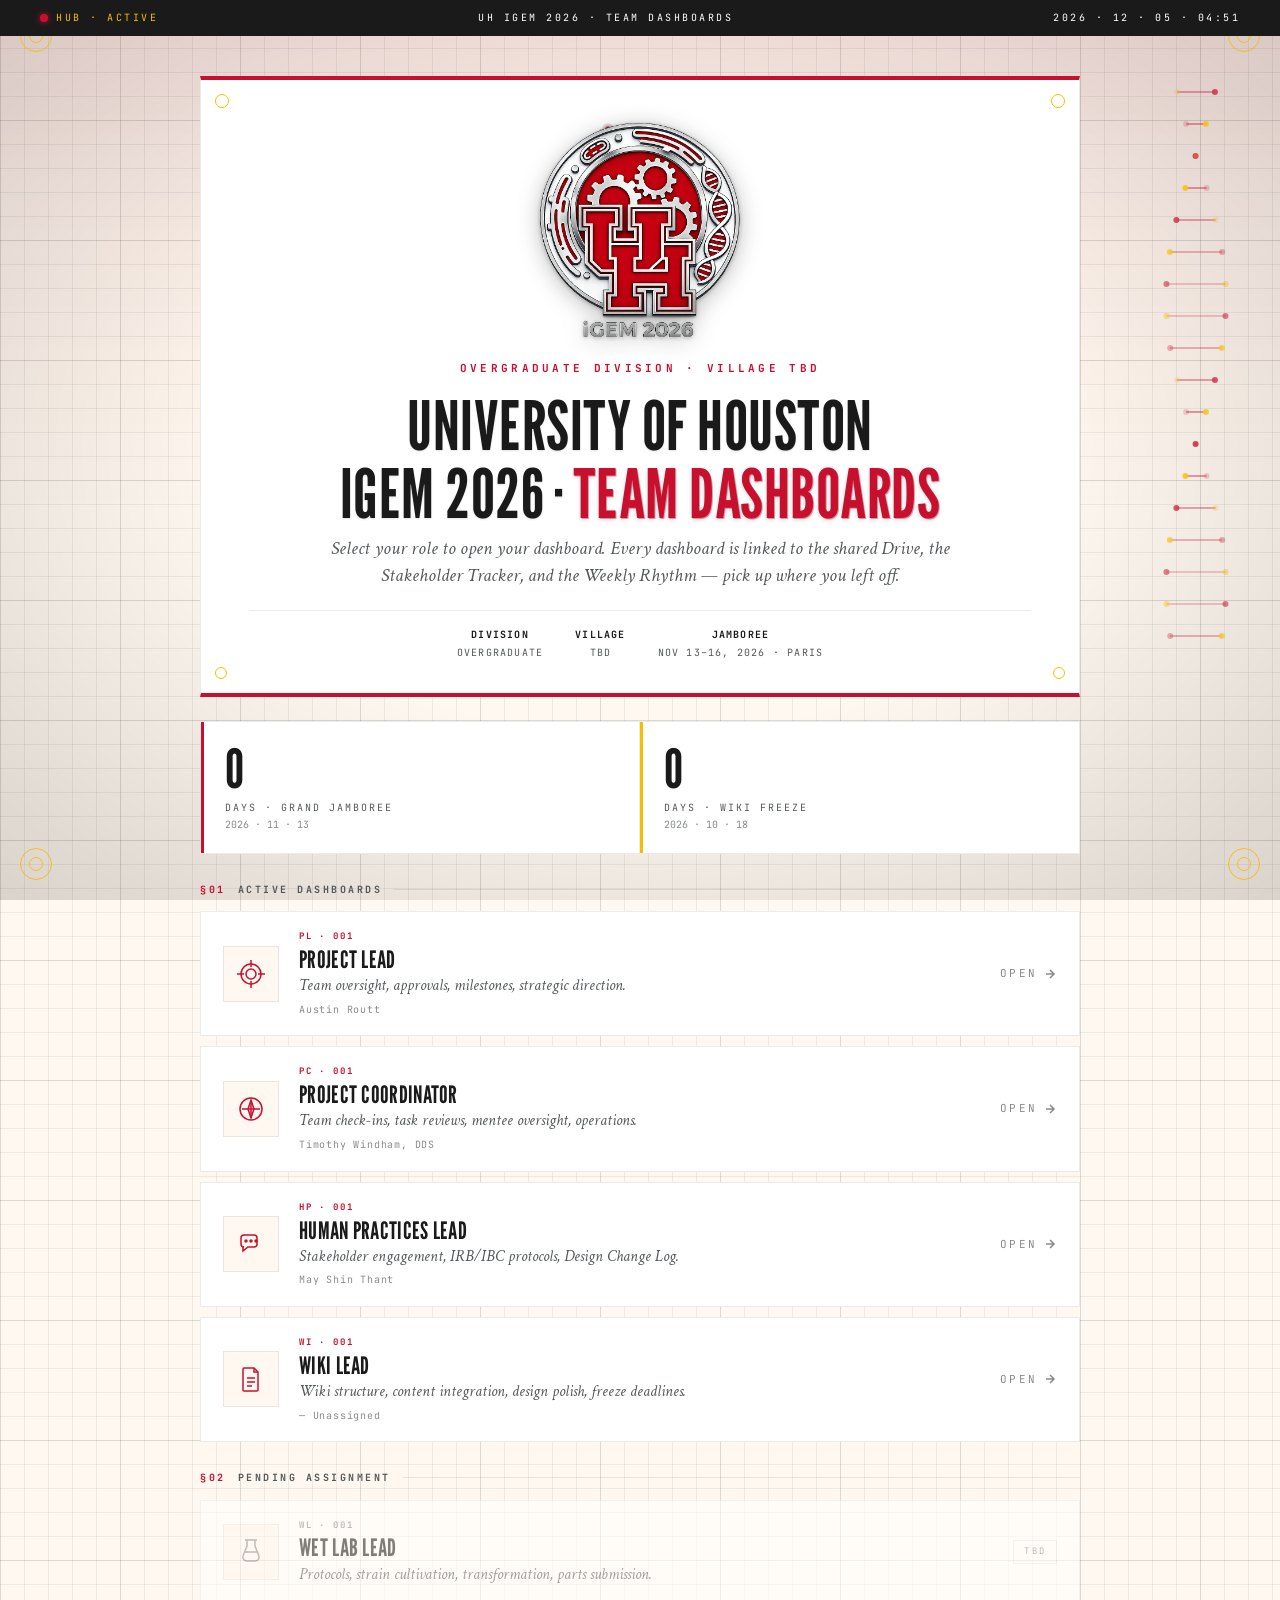
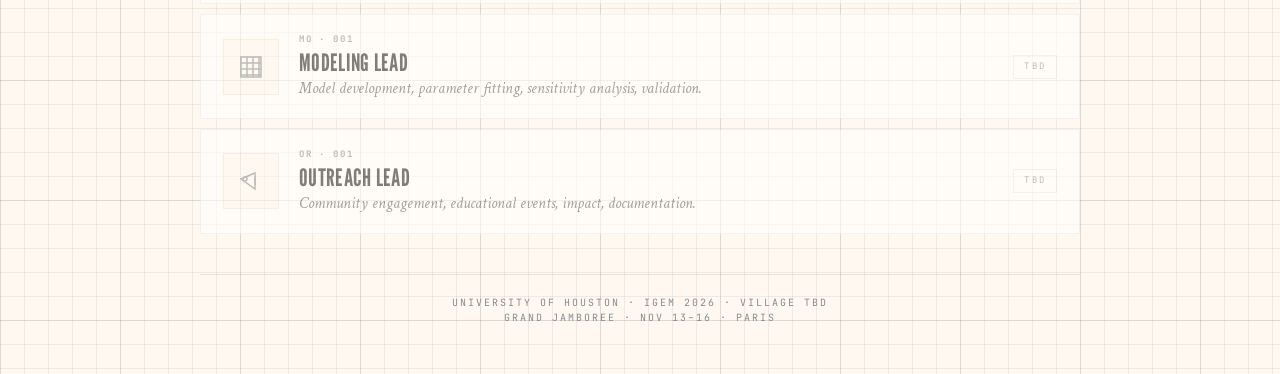
<file: index.html>
<!DOCTYPE html>
<html lang="en">
<head>
<meta charset="UTF-8">
<meta name="viewport" content="width=device-width,initial-scale=1.0">
<title>UH iGEM 2026 — Dashboard Hub</title>
<link rel="preconnect" href="https://fonts.googleapis.com">
<link rel="preconnect" href="https://fonts.gstatic.com" crossorigin>
<link href="https://fonts.googleapis.com/css2?family=JetBrains+Mono:wght@400;500;600;700&family=Crimson+Text:ital,wght@0,400;0,600;1,400;1,600&family=League+Gothic&family=Source+Sans+3:wght@300;400;600;700&display=swap" rel="stylesheet">
<style>
  :root{
    --scarlet:#C8102E; --scarlet-dark:#9B0C23; --scarlet-deep:#7A091B;
    --scarlet-mid:#E8324A; --scarlet-light:#F2D4D8; --scarlet-faint:#FFF0F0;
    --gold:#F6BE00; --gold-dark:#C49900; --gold-light:#FFE066;
    --ink:#1a1a1a; --slate:#54585A; --slate-light:#888B8D; --slate-dark:#333;
    --cream:#FFF8F0; --paper:#ffffff; --off-white:#F5F0EA; --white:#FFFFFF;
    --warm-gray:#D6D2CA; --line:rgba(0,0,0,0.08); --black:#111;
    --emerald:#16A34A; --emerald-light:#BBF7D0; --indigo:#6366F1; --indigo-dark:#4338CA;
    --purple:#7C3AED; --amber:#D97706; --red-alarm:#DC2626;
    --font-sans:'Source Sans 3','Inter',-apple-system,BlinkMacSystemFont,'Segoe UI','Roboto',sans-serif;
  }
  *{margin:0;padding:0;box-sizing:border-box}
  html,body{width:100%;min-height:100%}
  body{
    font-family:-apple-system,BlinkMacSystemFont,'Segoe UI','Roboto','Inter',sans-serif;
    color:var(--ink);
    background:var(--cream);
    background-image:
      linear-gradient(rgba(0,0,0,0.06) 1px,transparent 1px),
      linear-gradient(90deg,rgba(0,0,0,0.06) 1px,transparent 1px),
      linear-gradient(rgba(0,0,0,0.08) 1px,transparent 1px),
      linear-gradient(90deg,rgba(0,0,0,0.08) 1px,transparent 1px);
    background-size:24px 24px,24px 24px,120px 120px,120px 120px;
    line-height:1.55;
    padding:0 24px 48px;
    position:relative;
    overflow-x:hidden;
    -webkit-font-smoothing:antialiased;
  }
  /* Soft vignette */
  body::before{
    content:"";position:fixed;inset:0;pointer-events:none;z-index:0;
    background:radial-gradient(ellipse at center,transparent 45%,rgba(0,0,0,0.15) 100%);
  }
  /* Scarlet gradient wash at top */
  body::after{
    content:"";position:fixed;top:0;left:0;right:0;height:520px;pointer-events:none;z-index:0;
    background:linear-gradient(180deg,rgba(200,16,46,0.07) 0%,rgba(200,16,46,0.03) 40%,transparent 100%);
  }

  /* CRISPR canvas — scrolls with page, behind medal */
  #crispr-canvas{
    position:absolute;top:0;left:0;width:100%;height:100%;pointer-events:none;z-index:1;
  }

  /* Corner registration marks */
  .reg{
    position:fixed;width:32px;height:32px;z-index:1;pointer-events:none;
    border:1.5px solid var(--gold);border-radius:50%;opacity:0.9;
  }
  .reg::after{
    content:"";position:absolute;inset:8px;border:1px solid var(--gold);border-radius:50%;
  }
  .reg.tl{top:20px;left:20px}
  .reg.tr{top:20px;right:20px}
  .reg.bl{bottom:20px;left:20px}
  .reg.br{bottom:20px;right:20px}

  /* Helix in gutter */
  .bg-helix{
    position:fixed;right:24px;top:60px;
    width:120px;height:640px;pointer-events:none;z-index:1;
    opacity:0.85;
  }

  /* Instrument tape at top */
  .tape{
    position:relative;z-index:2;
    margin:0 -24px 40px;
    background:var(--ink);color:#fff;
    padding:10px 40px;display:flex;justify-content:space-between;align-items:center;
    font-family:'JetBrains Mono',monospace;font-size:10px;
    letter-spacing:0.25em;text-transform:uppercase;
  }
  .tape .rec{display:flex;align-items:center;gap:8px;color:var(--gold)}
  .tape .rec-dot{
    width:8px;height:8px;border-radius:50%;background:var(--scarlet);
    box-shadow:0 0 6px var(--scarlet);animation:pulse 1.4s ease-in-out infinite;
  }
  @keyframes pulse{0%,100%{opacity:1}50%{opacity:0.35}}

  /* Container */
  .hub{
    max-width:880px;margin:0 auto;
    position:relative;z-index:2;
  }

  /* Hero */
  .hero{
    background:var(--paper);
    border:1px solid var(--line);
    border-top:4px solid var(--scarlet);
    border-bottom:4px solid var(--scarlet);
    padding:40px 48px 32px;
    position:relative;
    margin-bottom:24px;
    text-align:center;
    overflow:visible;
  }
  .hero::before,.hero::after,.hero .corner-bl,.hero .corner-br{
    content:"";position:absolute;width:12px;height:12px;
    border:1.5px solid var(--gold);border-radius:50%;
  }
  .hero::before{top:14px;left:14px}
  .hero::after{top:14px;right:14px}
  .hero .corner-bl{bottom:14px;left:14px}
  .hero .corner-br{bottom:14px;right:14px}
  .hero-crest{
    display:flex;justify-content:center;align-items:center;margin:0 auto 20px;
    position:relative;z-index:5;
  }
  .hero-crest img{
    width:220px !important;height:220px !important;
    filter:drop-shadow(0 4px 12px rgba(0,0,0,0.2)) drop-shadow(0 1px 2px rgba(0,0,0,0.3));
    position:relative;z-index:2;
  }
  .hero-kicker{
    font-family:'JetBrains Mono',monospace;font-size:11px;
    letter-spacing:0.3em;color:var(--scarlet);font-weight:700;
    text-transform:uppercase;margin-bottom:14px;
  }
  .hero h1{
    font-family:'League Gothic','Oswald',Impact,sans-serif;
    font-size:68px;line-height:1;letter-spacing:0.5px;
    font-weight:400;margin:0 0 8px;color:var(--ink);
    text-transform:uppercase;
    text-shadow:0 1px 2px rgba(0,0,0,0.12);
  }
  .hero h1 em{color:var(--scarlet);font-style:normal;text-shadow:1px 1px 0 rgba(155,12,35,0.35), 0 2px 4px rgba(0,0,0,0.15)}
  .hero-sub{
    font-family:'Crimson Text',Georgia,serif;font-style:italic;
    font-size:19px;line-height:1.45;color:var(--slate);
    max-width:620px;margin:0 auto 20px;
  }
  .hero-meta{
    display:flex;gap:32px;flex-wrap:wrap;justify-content:center;
    padding-top:16px;border-top:1px solid var(--line);
    font-family:'JetBrains Mono',monospace;font-size:10px;
    letter-spacing:0.12em;text-transform:uppercase;color:var(--slate);
  }
  .hero-meta span{display:flex;flex-direction:column;gap:3px}
  .hero-meta b{color:var(--ink);font-weight:700;font-size:10px}

  /* Countdown strip */
  .countdown{
    display:grid;grid-template-columns:repeat(2,1fr);gap:0;
    border:1px solid var(--line);margin-bottom:24px;
    background:var(--paper);
  }
  .cd-cell{
    padding:20px 24px;position:relative;
    border-right:1px solid var(--line);
  }
  .cd-cell:last-child{border-right:none}
  .cd-cell::before{
    content:"";position:absolute;left:0;top:0;bottom:0;width:3px;
    background:var(--scarlet);
  }
  .cd-cell.wiki::before{background:var(--gold)}
  .cd-num{
    font-family:'League Gothic','Oswald',Impact,sans-serif;
    font-size:54px;line-height:1;font-weight:400;color:var(--ink);
    letter-spacing:0.5px;
  }
  .cd-lbl{
    font-family:'JetBrains Mono',monospace;font-size:10px;
    letter-spacing:0.2em;text-transform:uppercase;color:var(--slate);
    margin-top:4px;
  }
  .cd-date{
    font-family:'JetBrains Mono',monospace;font-size:10px;
    color:var(--slate-light);margin-top:2px;
  }

  /* Section kicker */
  .section-kicker{
    display:flex;align-items:center;gap:12px;
    margin:28px 0 14px;
    font-family:'JetBrains Mono',monospace;font-size:10px;
    letter-spacing:0.25em;text-transform:uppercase;color:var(--slate);font-weight:700;
  }
  .section-kicker::after{
    content:"";flex:1;height:1px;background:var(--line);
  }
  .section-kicker .idx{color:var(--scarlet)}

  /* Cards */
  .cards{display:flex;flex-direction:column;gap:10px}
  .card{
    display:grid;grid-template-columns:56px 1fr auto;gap:20px;
    align-items:center;
    background:var(--paper);
    border:1px solid var(--line);
    padding:18px 22px;
    text-decoration:none;color:var(--ink);
    position:relative;
    transition:border-color .18s ease,transform .18s ease;
  }
  .card:hover{border-color:var(--scarlet);transform:translateX(2px)}
  .card::before{
    content:"";position:absolute;left:0;top:0;bottom:0;width:3px;
    background:var(--scarlet);opacity:0;transition:opacity .18s ease;
  }
  .card:hover::before{opacity:1}
  .card.coming-soon{opacity:0.55;pointer-events:none}
  .card.coming-soon:hover{border-color:var(--line);transform:none}

  /* Glyph */
  .glyph{
    width:56px;height:56px;
    border:1px solid var(--line);
    display:flex;align-items:center;justify-content:center;
    background:var(--cream);
  }
  .glyph svg{display:block}

  .card-body{display:flex;flex-direction:column;gap:3px;min-width:0}
  .card-id{
    font-family:'JetBrains Mono',monospace;font-size:9px;
    letter-spacing:0.2em;text-transform:uppercase;color:var(--scarlet);
    font-weight:700;
  }
  .card-title{
    font-family:'League Gothic','Oswald',Impact,sans-serif;
    font-size:24px;line-height:1.05;color:var(--ink);
    letter-spacing:0.3px;text-transform:uppercase;font-weight:400;
  }
  .card-desc{
    font-family:'Crimson Text',Georgia,serif;font-style:italic;
    font-size:16px;color:var(--slate);line-height:1.35;
  }
  .card-name{
    font-family:'JetBrains Mono',monospace;font-size:10px;
    color:var(--slate-light);letter-spacing:0.08em;
    margin-top:2px;
  }

  .card-arrow{
    font-family:'JetBrains Mono',monospace;font-size:11px;
    letter-spacing:0.2em;text-transform:uppercase;
    color:var(--slate-light);
    display:flex;align-items:center;gap:6px;
  }
  .card:hover .card-arrow{color:var(--scarlet)}
  .card-arrow svg{display:block}

  .card-tbd{
    font-family:'JetBrains Mono',monospace;font-size:9px;
    letter-spacing:0.25em;text-transform:uppercase;color:var(--slate-light);
    padding:4px 10px;border:1px solid var(--line);
  }

  /* Footer */
  .footer{
    margin-top:40px;padding-top:20px;border-top:1px solid var(--line);
    font-family:'JetBrains Mono',monospace;font-size:10px;
    letter-spacing:0.2em;text-transform:uppercase;color:var(--slate-light);
    text-align:center;
  }

  @media (max-width:600px){
    .hero{padding:32px 24px 24px}
    .hero h1{font-size:48px}
    .card{grid-template-columns:44px 1fr auto;gap:14px;padding:14px 16px}
    .glyph{width:44px;height:44px}
    .card-title{font-size:20px}
    .countdown{grid-template-columns:1fr}
    .bg-helix{display:none}
    .reg{width:22px;height:22px}
  }
</style>
</head>
<body>

<!-- Registration marks -->
<div class="reg tl"></div><div class="reg tr"></div>
<div class="reg bl"></div><div class="reg br"></div>

<!-- Helix in right gutter -->
<svg class="bg-helix" id="helix" viewBox="0 0 120 640" preserveAspectRatio="none"></svg>

<!-- Instrument tape -->
<div class="tape">
  <div class="rec"><span class="rec-dot"></span><span>HUB · ACTIVE</span></div>
  <div>UH iGEM 2026 · TEAM DASHBOARDS</div>
  <div id="tape-date">—</div>
</div>

<div class="hub">

  <!-- Hero -->
  <header class="hero">
    <canvas id="crispr-canvas"></canvas>
    <span class="corner-bl"></span><span class="corner-br"></span>
    <div class="hero-crest">
      <img src="assets/uh-igem-logo.png?v=4" alt="UH iGEM 2026">
    </div>
    <div class="hero-kicker">Overgraduate Division · Village TBD</div>
    <h1>University of Houston<br>iGEM 2026 · <em>Team Dashboards</em></h1>
    <p class="hero-sub">Select your role to open your dashboard. Every dashboard is linked to the shared Drive, the Stakeholder Tracker, and the Weekly Rhythm — pick up where you left off.</p>
    <div class="hero-meta">
      <span><b>Division</b>Overgraduate</span>
      <span><b>Village</b>TBD</span>
      <span><b>Jamboree</b>Nov 13–16, 2026 · Paris</span>
    </div>
  </header>

  <!-- Countdown -->
  <div class="countdown">
    <div class="cd-cell">
      <div class="cd-num" id="days-jamboree">—</div>
      <div class="cd-lbl">Days · Grand Jamboree</div>
      <div class="cd-date">2026 · 11 · 13</div>
    </div>
    <div class="cd-cell wiki">
      <div class="cd-num" id="days-wiki">—</div>
      <div class="cd-lbl">Days · Wiki Freeze</div>
      <div class="cd-date">2026 · 10 · 18</div>
    </div>
  </div>

  <!-- Active dashboards -->
  <div class="section-kicker"><span class="idx">§01</span><span>Active Dashboards</span></div>

  <div class="cards">
    <a class="card" href="project-lead.html">
      <div class="glyph">
        <svg width="32" height="32" viewBox="0 0 32 32" fill="none" stroke="#C8102E" stroke-width="1.5">
          <circle cx="16" cy="16" r="10"/><circle cx="16" cy="16" r="5"/>
          <line x1="16" y1="2" x2="16" y2="9"/><line x1="16" y1="23" x2="16" y2="30"/>
          <line x1="2" y1="16" x2="9" y2="16"/><line x1="23" y1="16" x2="30" y2="16"/>
        </svg>
      </div>
      <div class="card-body">
        <div class="card-id">PL · 001</div>
        <div class="card-title">Project Lead</div>
        <div class="card-desc">Team oversight, approvals, milestones, strategic direction.</div>
        <div class="card-name">Austin Routt</div>
      </div>
      <div class="card-arrow"><span>Open</span>
        <svg width="14" height="14" viewBox="0 0 14 14" fill="none" stroke="currentColor" stroke-width="1.5"><path d="M3 7h8M7 3l4 4-4 4"/></svg>
      </div>
    </a>

    <a class="card" href="coordinator.html">
      <div class="glyph">
        <svg width="32" height="32" viewBox="0 0 32 32" fill="none" stroke="#C8102E" stroke-width="1.5">
          <circle cx="16" cy="16" r="11"/>
          <polygon points="16,7 19,16 16,25 13,16" fill="#C8102E" fill-opacity="0.1"/>
          <line x1="16" y1="7" x2="16" y2="25"/><line x1="7" y1="16" x2="25" y2="16"/>
        </svg>
      </div>
      <div class="card-body">
        <div class="card-id">PC · 001</div>
        <div class="card-title">Project Coordinator</div>
        <div class="card-desc">Team check-ins, task reviews, mentee oversight, operations.</div>
        <div class="card-name">Timothy Windham, DDS</div>
      </div>
      <div class="card-arrow"><span>Open</span>
        <svg width="14" height="14" viewBox="0 0 14 14" fill="none" stroke="currentColor" stroke-width="1.5"><path d="M3 7h8M7 3l4 4-4 4"/></svg>
      </div>
    </a>

    <a class="card" href="hp-lead.html">
      <div class="glyph">
        <svg width="32" height="32" viewBox="0 0 32 32" fill="none" stroke="#C8102E" stroke-width="1.5">
          <path d="M6 10a3 3 0 0 1 3-3h10a3 3 0 0 1 3 3v6a3 3 0 0 1-3 3h-6l-5 4v-4H9a3 3 0 0 1-3-3z"/>
          <circle cx="11" cy="13" r="1" fill="#C8102E"/>
          <circle cx="16" cy="13" r="1" fill="#C8102E"/>
          <circle cx="21" cy="13" r="1" fill="#C8102E"/>
        </svg>
      </div>
      <div class="card-body">
        <div class="card-id">HP · 001</div>
        <div class="card-title">Human Practices Lead</div>
        <div class="card-desc">Stakeholder engagement, IRB/IBC protocols, Design Change Log.</div>
        <div class="card-name">May Shin Thant</div>
      </div>
      <div class="card-arrow"><span>Open</span>
        <svg width="14" height="14" viewBox="0 0 14 14" fill="none" stroke="currentColor" stroke-width="1.5"><path d="M3 7h8M7 3l4 4-4 4"/></svg>
      </div>
    </a>

    <a class="card" href="wiki-lead.html">
      <div class="glyph">
        <svg width="32" height="32" viewBox="0 0 32 32" fill="none" stroke="#C8102E" stroke-width="1.5">
          <path d="M9 5h10l4 4v18a1 1 0 0 1-1 1H9a1 1 0 0 1-1-1V6a1 1 0 0 1 1-1z"/>
          <path d="M19 5v4h4"/>
          <line x1="12" y1="15" x2="20" y2="15"/>
          <line x1="12" y1="19" x2="20" y2="19"/>
          <line x1="12" y1="23" x2="17" y2="23"/>
        </svg>
      </div>
      <div class="card-body">
        <div class="card-id">WI · 001</div>
        <div class="card-title">Wiki Lead</div>
        <div class="card-desc">Wiki structure, content integration, design polish, freeze deadlines.</div>
        <div class="card-name">— Unassigned</div>
      </div>
      <div class="card-arrow"><span>Open</span>
        <svg width="14" height="14" viewBox="0 0 14 14" fill="none" stroke="currentColor" stroke-width="1.5"><path d="M3 7h8M7 3l4 4-4 4"/></svg>
      </div>
    </a>
  </div>

  <!-- Pending -->
  <div class="section-kicker"><span class="idx">§02</span><span>Pending Assignment</span></div>

  <div class="cards">
    <div class="card coming-soon">
      <div class="glyph">
        <svg width="32" height="32" viewBox="0 0 32 32" fill="none" stroke="#8A8D8F" stroke-width="1.5">
          <path d="M12 4v6l-4 10a4 4 0 0 0 4 5h8a4 4 0 0 0 4-5l-4-10V4"/>
          <line x1="10" y1="4" x2="22" y2="4"/>
          <line x1="10" y1="16" x2="22" y2="16"/>
        </svg>
      </div>
      <div class="card-body">
        <div class="card-id" style="color:var(--slate-light)">WL · 001</div>
        <div class="card-title">Wet Lab Lead</div>
        <div class="card-desc">Protocols, strain cultivation, transformation, parts submission.</div>
      </div>
      <div class="card-tbd">TBD</div>
    </div>

    <div class="card coming-soon">
      <div class="glyph">
        <svg width="32" height="32" viewBox="0 0 32 32" fill="none" stroke="#8A8D8F" stroke-width="1.5">
          <rect x="6" y="6" width="20" height="20"/>
          <path d="M6 12 L26 12 M12 6 L12 26 M18 6 L18 26 M24 6 L24 26 M6 18 L26 18 M6 24 L26 24"/>
        </svg>
      </div>
      <div class="card-body">
        <div class="card-id" style="color:var(--slate-light)">MO · 001</div>
        <div class="card-title">Modeling Lead</div>
        <div class="card-desc">Model development, parameter fitting, sensitivity analysis, validation.</div>
      </div>
      <div class="card-tbd">TBD</div>
    </div>

    <div class="card coming-soon">
      <div class="glyph">
        <svg width="32" height="32" viewBox="0 0 32 32" fill="none" stroke="#8A8D8F" stroke-width="1.5">
          <path d="M6 14l14-6v16z"/><path d="M20 12v8"/>
          <circle cx="10" cy="14" r="2"/>
        </svg>
      </div>
      <div class="card-body">
        <div class="card-id" style="color:var(--slate-light)">OR · 001</div>
        <div class="card-title">Outreach Lead</div>
        <div class="card-desc">Community engagement, educational events, impact, documentation.</div>
      </div>
      <div class="card-tbd">TBD</div>
    </div>
  </div>

  <div class="footer">
    University of Houston · iGEM 2026 · Village TBD<br>
    Grand Jamboree · Nov 13–16 · Paris
  </div>
</div>

<script>
// ========= Countdowns =========
const jamboree = new Date(2026,10,13);
const wikiFrz = new Date(2026,9,18);
const now = new Date();
document.getElementById('days-jamboree').textContent = Math.max(0, Math.ceil((jamboree - now)/86400000));
document.getElementById('days-wiki').textContent = Math.max(0, Math.ceil((wikiFrz - now)/86400000));
document.getElementById('tape-date').textContent =
  now.toISOString().slice(0,10).replace(/-/g,' · ') + ' · ' + now.toTimeString().slice(0,5);

// ========= Helix =========
const NS = 'http://www.w3.org/2000/svg';
const svg = document.getElementById('helix');
const W = 120, H = 640, cx = 60, amp = 30, spacing = 32, count = 18;
const rungs = [], nodes = [];
for (let i = 0; i < count; i++) {
  const rung = document.createElementNS(NS,'line');
  rung.setAttribute('stroke','#C8102E');
  rung.setAttribute('stroke-width','1.5');
  rung.setAttribute('stroke-opacity','0.35');
  svg.appendChild(rung);
  rungs.push(rung);
  const n1 = document.createElementNS(NS,'circle');
  const n2 = document.createElementNS(NS,'circle');
  [n1,n2].forEach(n => { n.setAttribute('r','3'); svg.appendChild(n); });
  nodes.push([n1,n2]);
}
let speedMul = 0.4, t0 = null;
function animHelix(ts){
  if (!t0) t0 = ts;
  const dt = (ts - t0)/1000 * speedMul;
  for (let i = 0; i < count; i++) {
    const y = spacing * (i + 1);
    const angle = dt + (i/count) * Math.PI * 2;
    const x1 = cx + Math.cos(angle) * amp;
    const x2 = cx - Math.cos(angle) * amp;
    const depth = Math.sin(angle);
    const r = rungs[i];
    r.setAttribute('x1', x1); r.setAttribute('y1', y);
    r.setAttribute('x2', x2); r.setAttribute('y2', y);
    r.setAttribute('stroke-opacity', 0.25 + Math.abs(depth) * 0.4);
    const [n1,n2] = nodes[i];
    n1.setAttribute('cx', x1); n1.setAttribute('cy', y);
    n1.setAttribute('fill', i % 2 ? '#F6BE00' : '#C8102E');
    n1.setAttribute('opacity', 0.55 + depth * 0.35);
    n2.setAttribute('cx', x2); n2.setAttribute('cy', y);
    n2.setAttribute('fill', i % 2 ? '#C8102E' : '#F6BE00');
    n2.setAttribute('opacity', 0.55 - depth * 0.35);
  }
  requestAnimationFrame(animHelix);
}
requestAnimationFrame(animHelix);

// ========= CRISPR DNA Strands =========
(function(){
  const canvas = document.getElementById('crispr-canvas');
  if(!canvas) return;
  const ctx = canvas.getContext('2d');
  const GRID = 24;
  const WAVE_SIZE = 5;
  const WAVE_PAUSE = 10000;
  const STRAND_SPEED = 0.55;
  const MAX_SEGMENTS = 22;
  const HELIX_WIDTH = 7;
  const TURN_CHANCE = 0.28;
  const HEAD_COLOR = {r:140,g:10,b:30};
  const BODY_COLOR = {r:200,g:16,b:46};

  let strands = [];
  let lastWave = -WAVE_PAUSE;
  let originX, originY;

  function resize(){
    const hero = canvas.parentElement;
    canvas.width = hero.offsetWidth;
    canvas.height = hero.offsetHeight;
    const crest = document.querySelector('.hero-crest');
    if(crest){
      originX = crest.offsetLeft + crest.offsetWidth/2;
      originY = crest.offsetTop + crest.offsetHeight/2;
    } else {
      originX = canvas.width/2;
      originY = 120;
    }
  }
  window.addEventListener('resize', resize);
  setTimeout(resize, 100);
  resize();

  const DX = [1, 0, -1, 0];
  const DY = [0, 1, 0, -1];

  function spawnWave(){
    const count = WAVE_SIZE + Math.floor(Math.random()*2);
    for(let w=0; w<count; w++){
      const angle = Math.random() * Math.PI * 2;
      const startDist = (2 + Math.random() * 2) * GRID;
      const sx = originX + Math.cos(angle) * startDist;
      const sy = originY + Math.sin(angle) * startDist;
      const gx = Math.round(sx / GRID) * GRID;
      const gy = Math.round(sy / GRID) * GRID;
      let bestDir = 0, bestDot = -Infinity;
      for(let d=0;d<4;d++){
        const dot = Math.cos(angle)*DX[d] + Math.sin(angle)*DY[d];
        if(dot > bestDot){ bestDot=dot; bestDir=d; }
      }
      strands.push({
        points: [{x:gx, y:gy}],
        dir: bestDir,
        progress: 0,
        segments: 0,
        maxSegments: MAX_SEGMENTS - Math.floor(Math.random()*2),
        alive: true,
        age: 0,
        helixPhase: Math.random() * Math.PI * 2,
        speed: STRAND_SPEED * (0.8 + Math.random()*0.4),
        dissolving: false,
        dissolveAge: 0,
      });
    }
  }

  function updateStrand(s, dt){
    if(!s.alive) return;
    s.age += dt;
    if(!s.dissolving && s.points.length > 0){
      const head = s.points[s.points.length-1];
      const headX = head.x + DX[s.dir]*GRID*s.progress;
      const headY = head.y + DY[s.dir]*GRID*s.progress;
      if(Math.abs(headX - originX) > canvas.width * 0.35 ||
         Math.abs(headY - originY) > canvas.height * 0.8){
        s.dissolving = true;
        s.dissolveAge = 0;
      }
    }
    if(s.dissolving){
      s.dissolveAge += dt;
      if(s.dissolveAge > 2.5){
        s.alive = false;
        return;
      }
    }
    s.progress += s.speed * dt;
    if(s.progress >= 1){
      s.progress -= 1;
      s.segments++;
      const last = s.points[s.points.length-1];
      const nx = last.x + DX[s.dir]*GRID;
      const ny = last.y + DY[s.dir]*GRID;
      s.points.push({x:nx, y:ny});
      if(nx < -GRID || nx > canvas.width+GRID || ny < -GRID || ny > canvas.height+GRID || s.segments >= s.maxSegments){
        s.alive = false;
        return;
      }
      if(Math.random() < TURN_CHANCE){
        // Never turn back toward the logo — only allow turns that move away from origin
        const last2 = s.points[s.points.length-1];
        const candidates = [];
        for(let cd=0; cd<4; cd++){
          const testX = last2.x + DX[cd]*GRID;
          const testY = last2.y + DY[cd]*GRID;
          const curDist = Math.abs(last2.x - originX) + Math.abs(last2.y - originY);
          const newDist = Math.abs(testX - originX) + Math.abs(testY - originY);
          if(newDist >= curDist) candidates.push(cd);
        }
        if(candidates.length > 0){
          s.dir = candidates[Math.floor(Math.random()*candidates.length)];
        }
      }
    }
  }

  function drawStrand(s){
    if(s.points.length < 2 && s.progress < 0.1) return;
    const pts = [...s.points];
    if(s.alive){
      const last = pts[pts.length-1];
      pts.push({
        x: last.x + DX[s.dir]*GRID*s.progress,
        y: last.y + DY[s.dir]*GRID*s.progress,
      });
    }
    const totalSegs = pts.length - 1;
    const dissolveMul = s.dissolving ? Math.max(0, 1 - s.dissolveAge/2.5) : 1;

    for(let i=0; i<totalSegs; i++){
      const p0 = pts[i];
      const p1 = pts[i+1];
      const sdx = p1.x - p0.x;
      const sdy = p1.y - p0.y;
      const segLen = Math.sqrt(sdx*sdx+sdy*sdy);
      if(segLen < 1) continue;
      const nx = -sdy/segLen;
      const ny = sdx/segLen;
      const steps = Math.ceil(segLen/3);
      let path1 = [], path2 = [];
      for(let j=0; j<=steps; j++){
        const t = j/steps;
        const px = p0.x + sdx*t;
        const py = p0.y + sdy*t;
        const phase = s.helixPhase + (i*GRID + t*segLen)*0.15;
        const wave = Math.sin(phase);
        const hw = HELIX_WIDTH * wave;
        path1.push({x:px+nx*hw, y:py+ny*hw});
        path2.push({x:px-nx*hw, y:py-ny*hw});
      }
      const posFromHead = totalSegs - 1 - i;
      const trailFade = Math.max(0, 1 - Math.pow(posFromHead / Math.max(totalSegs, 1), 0.7));
      const isHead = posFromHead < 2;
      const c = isHead ? HEAD_COLOR : BODY_COLOR;
      const headBoost = isHead ? 0.85 : 0.65;
      const alpha = headBoost * trailFade * dissolveMul;
      if(alpha < 0.008) continue;

      ctx.beginPath();
      ctx.moveTo(path1[0].x, path1[0].y);
      for(let j=1;j<path1.length;j++) ctx.lineTo(path1[j].x, path1[j].y);
      ctx.strokeStyle = 'rgba('+c.r+','+c.g+','+c.b+','+alpha+')';
      ctx.lineWidth = isHead ? 1.8 : 1.3;
      ctx.stroke();
      ctx.beginPath();
      ctx.moveTo(path2[0].x, path2[0].y);
      for(let j=1;j<path2.length;j++) ctx.lineTo(path2[j].x, path2[j].y);
      ctx.strokeStyle = 'rgba('+c.r+','+c.g+','+c.b+','+(alpha*0.75)+')';
      ctx.lineWidth = isHead ? 1.5 : 1;
      ctx.stroke();
      for(let j=0; j<path1.length; j+=3){
        ctx.beginPath();
        ctx.moveTo(path1[j].x, path1[j].y);
        ctx.lineTo(path2[j].x, path2[j].y);
        ctx.strokeStyle = 'rgba('+c.r+','+c.g+','+c.b+','+(alpha*0.3)+')';
        ctx.lineWidth = 0.6;
        ctx.stroke();
      }
    }
    if(s.alive && pts.length >= 2){
      const head = pts[pts.length-1];
      const ha = 0.9 * dissolveMul;
      if(ha > 0.02){
        ctx.beginPath();
        ctx.arc(head.x, head.y, 3, 0, Math.PI*2);
        ctx.fillStyle = 'rgba('+HEAD_COLOR.r+','+HEAD_COLOR.g+','+HEAD_COLOR.b+','+ha+')';
        ctx.fill();
        // Glow
        ctx.beginPath();
        ctx.arc(head.x, head.y, 6, 0, Math.PI*2);
        ctx.fillStyle = 'rgba('+HEAD_COLOR.r+','+HEAD_COLOR.g+','+HEAD_COLOR.b+','+(ha*0.2)+')';
        ctx.fill();
      }
    }
  }

  let prevT = null;
  let running = false;
  function animCRISPR(ts){
    if(!prevT) prevT = ts;
    const dt = Math.min((ts - prevT)/1000, 0.1);
    prevT = ts;
    const aliveCount = strands.filter(s=>s.alive && !s.dissolving).length;
    if(ts - lastWave > WAVE_PAUSE && aliveCount === 0){
      spawnWave();
      lastWave = ts;
    }
    ctx.clearRect(0, 0, canvas.width, canvas.height);
    strands.forEach(s=>{
      updateStrand(s, dt);
      drawStrand(s);
    });
    strands = strands.filter(s=> s.alive || (s.dissolving && s.dissolveAge < 3));
    if(!document.hidden){ requestAnimationFrame(animCRISPR); }
    else { running = false; }
  }
  function startCRISPR(){
    if(running) return;
    running = true;
    prevT = null;
    requestAnimationFrame(animCRISPR);
  }
  document.addEventListener('visibilitychange', ()=>{
    if(!document.hidden) startCRISPR();
  });
  startCRISPR();
})();
</script>

</body>
</html>
</file>
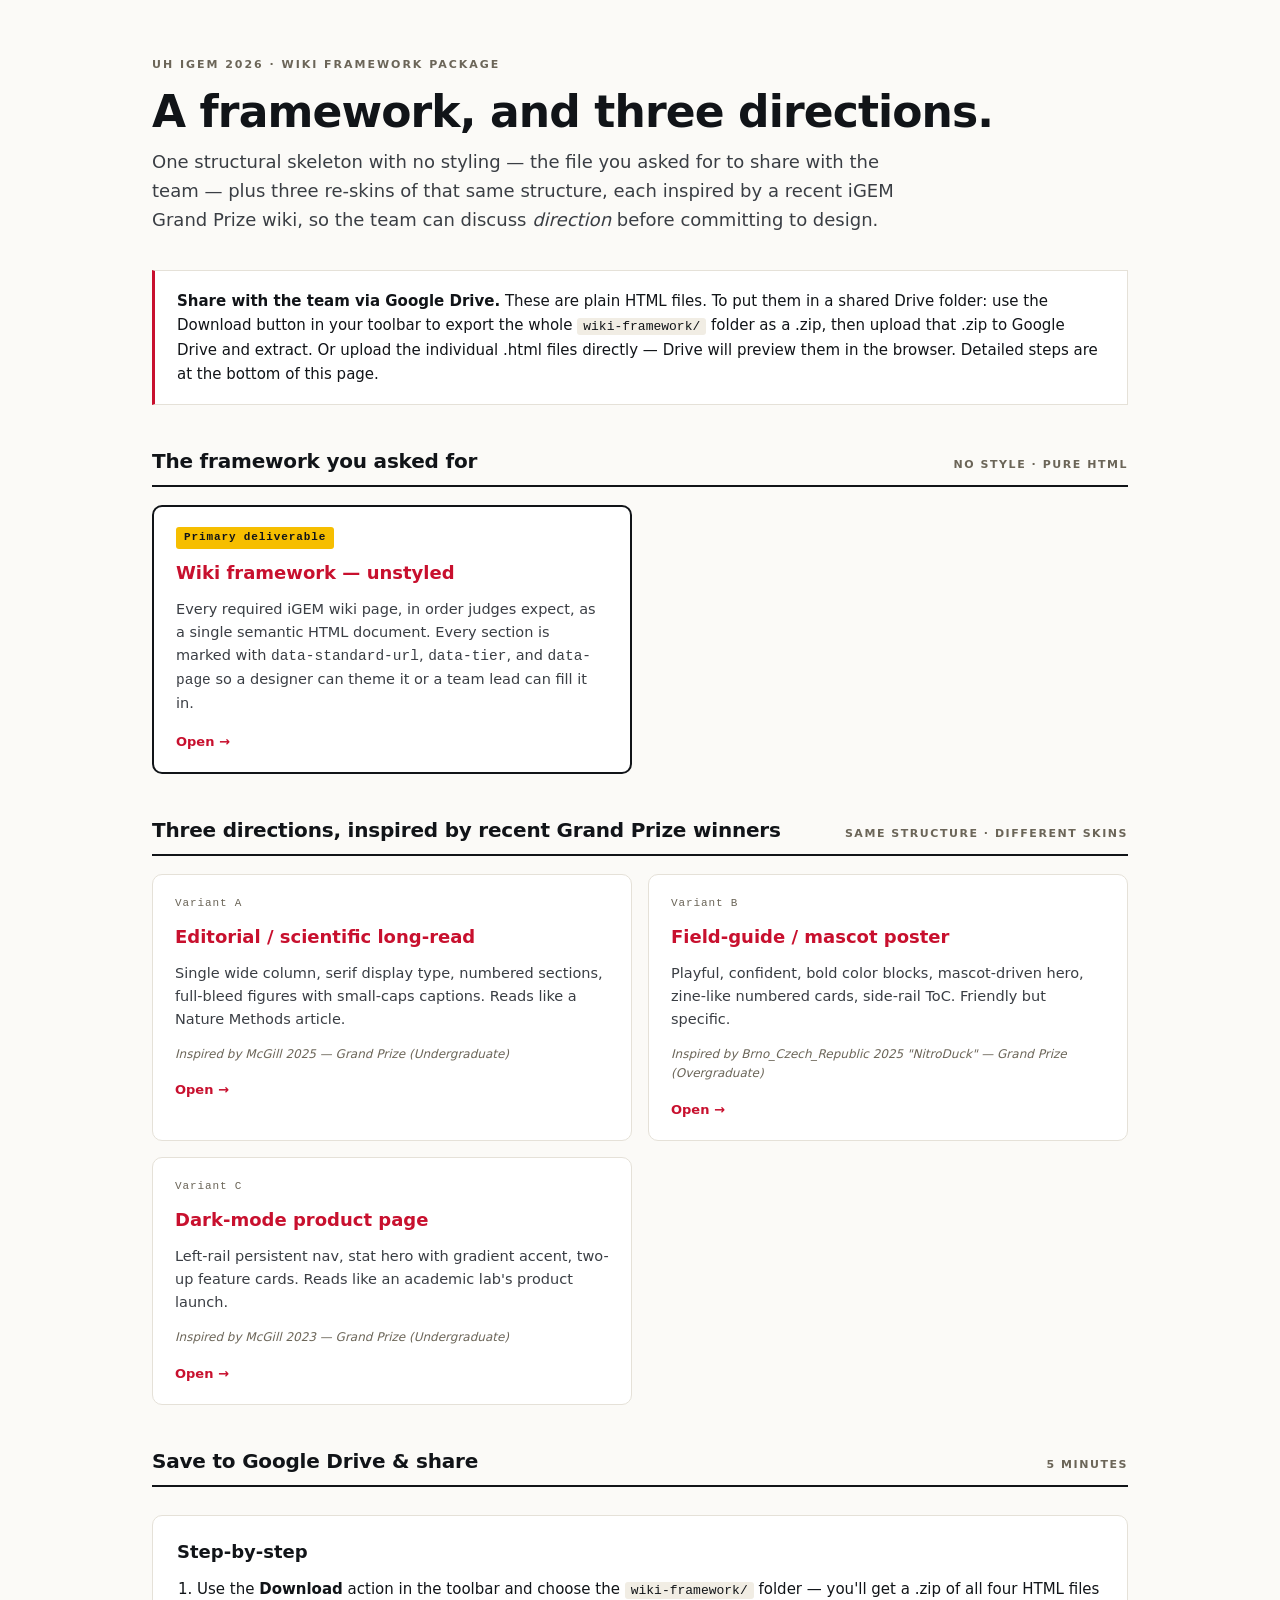
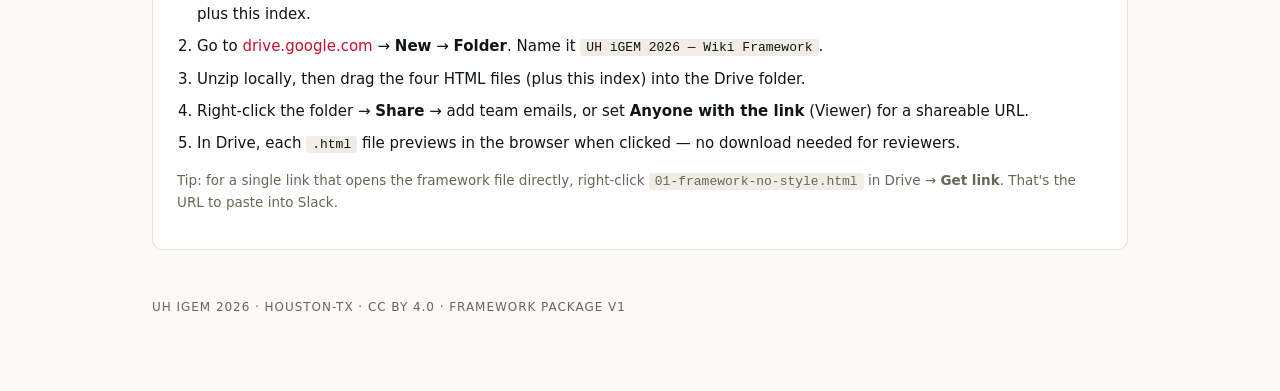
<file: wiki-framework/index.html>
<!DOCTYPE html>
<html lang="en">
<head>
<meta charset="UTF-8">
<meta name="viewport" content="width=device-width, initial-scale=1">
<title>UH iGEM 2026 — Wiki Framework Package</title>
<style>
  :root{
    --ink:#111418; --paper:#fbfaf7; --rule:#e5e1d8; --muted:#6b6558;
    --scarlet:#C8102E; --gold:#F6BE00;
    --sans:"Inter",system-ui,sans-serif;
    --mono:ui-monospace,"SF Mono",Menlo,monospace;
  }
  *{box-sizing:border-box}
  html,body{margin:0;background:var(--paper);color:var(--ink);font-family:var(--sans);font-size:16px;line-height:1.6}
  a{color:var(--scarlet);text-decoration:none}
  a:hover{text-decoration:underline}
  .wrap{max-width:1040px;margin:0 auto;padding:56px 32px 80px}
  .eyebrow{font-size:11px;letter-spacing:.18em;text-transform:uppercase;color:var(--muted);font-weight:700;margin-bottom:14px}
  h1{font-size:44px;line-height:1.1;margin:0 0 12px;letter-spacing:-.02em;font-weight:800}
  .lede{font-size:18px;color:#3a3e44;max-width:68ch;margin:0 0 36px}

  .note{background:#fff;border:1px solid var(--rule);border-left:3px solid var(--scarlet);padding:18px 22px;margin-bottom:36px;font-size:15px}
  .note b{color:var(--ink)}
  .note code{font-family:var(--mono);font-size:13px;background:#f1ede4;padding:1px 6px;border-radius:3px}

  .sec-head{display:flex;align-items:baseline;justify-content:space-between;border-bottom:2px solid var(--ink);padding-bottom:8px;margin:40px 0 18px}
  .sec-head h2{margin:0;font-size:20px;font-weight:800;letter-spacing:-.01em}
  .sec-head span{font-size:11px;letter-spacing:.14em;text-transform:uppercase;color:var(--muted);font-weight:700}

  .cards{display:grid;grid-template-columns:1fr 1fr;gap:16px}
  @media (max-width:720px){.cards{grid-template-columns:1fr}}
  .card{background:#fff;border:1px solid var(--rule);border-radius:10px;padding:20px 22px;display:flex;flex-direction:column;gap:10px;transition:border-color .15s,transform .15s}
  .card:hover{border-color:var(--ink);transform:translateY(-1px)}
  .card h3{margin:0;font-size:18px;font-weight:700}
  .card .tag{font-family:var(--mono);font-size:11px;letter-spacing:.08em;color:var(--muted)}
  .card p{margin:0;font-size:14.5px;color:#3a3e44}
  .card .inspired{font-size:12px;color:var(--muted);font-style:italic;margin-top:4px}
  .card .open{margin-top:6px;font-size:13px;font-weight:700;color:var(--scarlet)}
  .card.primary{border:2px solid var(--ink)}
  .card.primary .tag{background:var(--gold);color:var(--ink);padding:2px 8px;border-radius:3px;display:inline-block;width:fit-content;font-weight:700}

  .drive{background:#fff;border:1px solid var(--rule);border-radius:10px;padding:22px 24px;margin-top:28px}
  .drive h3{margin:0 0 10px;font-size:18px}
  .drive ol{margin:0;padding-left:20px}
  .drive li{margin-bottom:8px;font-size:15px}
  .drive code{font-family:var(--mono);font-size:13px;background:#f1ede4;padding:1px 6px;border-radius:3px}

  footer{margin-top:48px;color:var(--muted);font-size:12px;letter-spacing:.08em;text-transform:uppercase}
</style>
</head>
<body>
<div class="wrap">

  <div class="eyebrow">UH iGEM 2026 · Wiki Framework Package</div>
  <h1>A framework, and three directions.</h1>
  <p class="lede">
    One structural skeleton with no styling — the file you asked for to share with the team — plus
    three re-skins of that same structure, each inspired by a recent iGEM Grand Prize wiki, so the team
    can discuss <em>direction</em> before committing to design.
  </p>

  <div class="note">
    <b>Share with the team via Google Drive.</b> These are plain HTML files. To put them in a shared Drive folder:
    use the Download button in your toolbar to export the whole <code>wiki-framework/</code> folder as a .zip,
    then upload that .zip to Google Drive and extract. Or upload the individual .html files directly — Drive
    will preview them in the browser. Detailed steps are at the bottom of this page.
  </div>

  <div class="sec-head"><h2>The framework you asked for</h2><span>No style · Pure HTML</span></div>
  <div class="cards">
    <a class="card primary" href="01-framework-no-style.html">
      <span class="tag">Primary deliverable</span>
      <h3>Wiki framework — unstyled</h3>
      <p>Every required iGEM wiki page, in order judges expect, as a single semantic HTML document. Every section is marked with <code>data-standard-url</code>, <code>data-tier</code>, and <code>data-page</code> so a designer can theme it or a team lead can fill it in.</p>
      <span class="open">Open →</span>
    </a>
  </div>

  <div class="sec-head"><h2>Three directions, inspired by recent Grand Prize winners</h2><span>Same structure · Different skins</span></div>
  <div class="cards">

    <a class="card" href="02-variant-mcgill-2025.html">
      <span class="tag">Variant A</span>
      <h3>Editorial / scientific long-read</h3>
      <p>Single wide column, serif display type, numbered sections, full-bleed figures with small-caps captions. Reads like a Nature Methods article.</p>
      <div class="inspired">Inspired by McGill 2025 — Grand Prize (Undergraduate)</div>
      <span class="open">Open →</span>
    </a>

    <a class="card" href="03-variant-brno-2025.html">
      <span class="tag">Variant B</span>
      <h3>Field-guide / mascot poster</h3>
      <p>Playful, confident, bold color blocks, mascot-driven hero, zine-like numbered cards, side-rail ToC. Friendly but specific.</p>
      <div class="inspired">Inspired by Brno_Czech_Republic 2025 "NitroDuck" — Grand Prize (Overgraduate)</div>
      <span class="open">Open →</span>
    </a>

    <a class="card" href="04-variant-mcgill-2023.html">
      <span class="tag">Variant C</span>
      <h3>Dark-mode product page</h3>
      <p>Left-rail persistent nav, stat hero with gradient accent, two-up feature cards. Reads like an academic lab's product launch.</p>
      <div class="inspired">Inspired by McGill 2023 — Grand Prize (Undergraduate)</div>
      <span class="open">Open →</span>
    </a>

  </div>

  <div class="sec-head"><h2>Save to Google Drive &amp; share</h2><span>5 minutes</span></div>
  <div class="drive">
    <h3>Step-by-step</h3>
    <ol>
      <li>Use the <b>Download</b> action in the toolbar and choose the <code>wiki-framework/</code> folder — you'll get a .zip of all four HTML files plus this index.</li>
      <li>Go to <a href="https://drive.google.com" target="_blank" rel="noopener">drive.google.com</a> → <b>New</b> → <b>Folder</b>. Name it <code>UH iGEM 2026 — Wiki Framework</code>.</li>
      <li>Unzip locally, then drag the four HTML files (plus this index) into the Drive folder.</li>
      <li>Right-click the folder → <b>Share</b> → add team emails, or set <b>Anyone with the link</b> (Viewer) for a shareable URL.</li>
      <li>In Drive, each <code>.html</code> file previews in the browser when clicked — no download needed for reviewers.</li>
    </ol>
    <p style="margin-top:14px;font-size:13.5px;color:var(--muted)">
      Tip: for a single link that opens the framework file directly, right-click <code>01-framework-no-style.html</code> in Drive → <b>Get link</b>. That's the URL to paste into Slack.
    </p>
  </div>

  <footer>UH iGEM 2026 · Houston-TX · CC BY 4.0 · Framework package v1</footer>
</div>
</body>
</html>
</file>
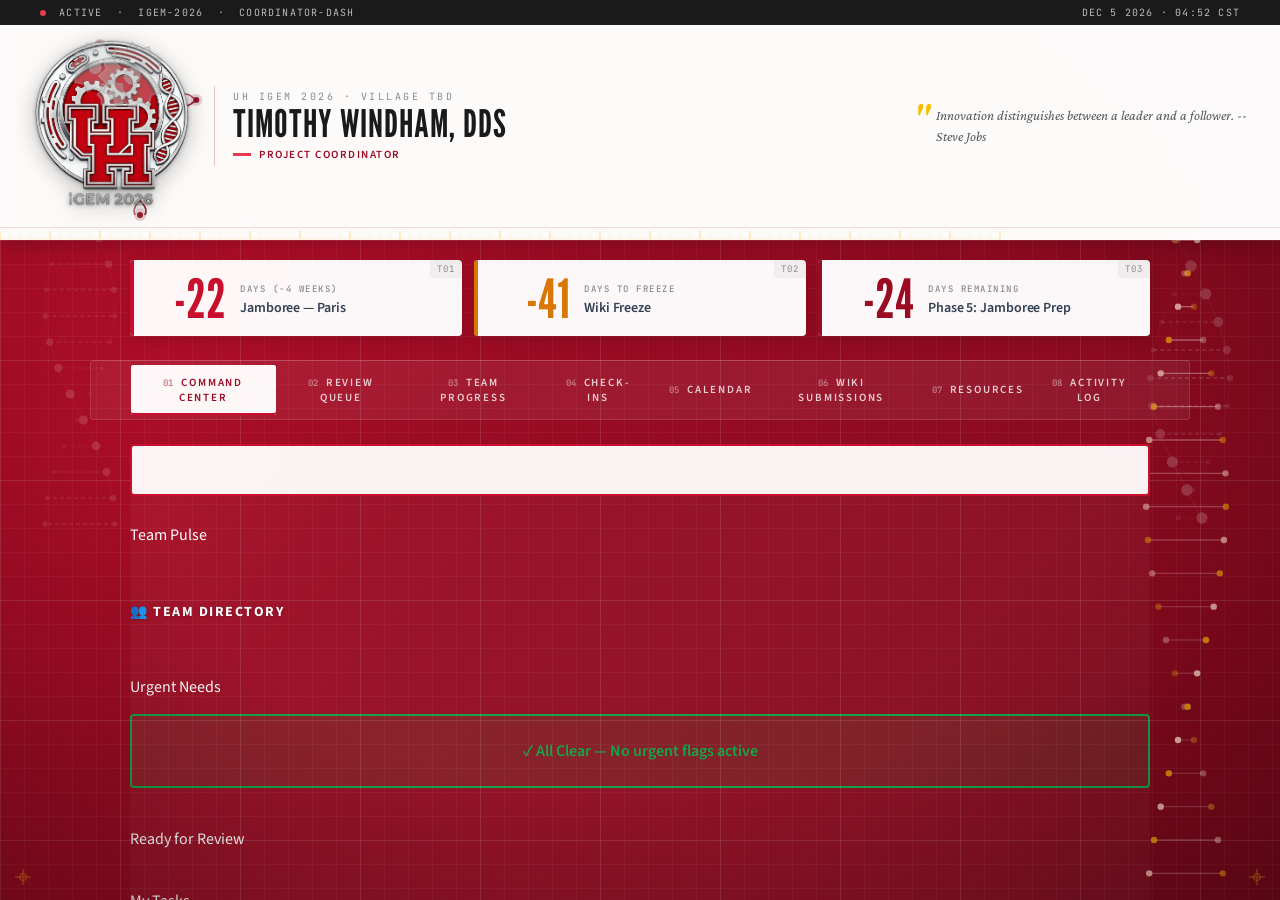
<file: coordinator.html>
<!DOCTYPE html>
<html lang="en">
<head>
    <meta charset="UTF-8">
    <meta name="viewport" content="width=device-width, initial-scale=1.0">
    <title>Project Coordinator Dashboard — UH iGEM 2026</title>
    <style>
        @import url('https://fonts.googleapis.com/css2?family=League+Gothic&family=Source+Sans+3:ital,wght@0,400;0,500;0,600;0,700;0,900;1,400;1,600&family=Crimson+Pro:ital,wght@0,400;0,500;0,600;0,700;1,400&family=JetBrains+Mono:wght@400;500;600&display=swap');

        :root {
  --scarlet: #C8102E; --scarlet-dark: #9B0C23; --scarlet-deep: #7A091B;
  --scarlet-mid: #D42A47; --scarlet-light: #E8394F; --scarlet-faint: #FDE8EC;
  --gold: #F6BE00; --gold-light: #FFF3CC; --gold-dark: #C49900;
  --white: #FFFFFF; --off-white: #FAFAFA; --cream: #FFF8F0;
  --warm-gray: #E8E3DB; --slate: #54585A; --slate-light: #888B8D;
  --slate-dark: #334155; --black: #1A1A1A;
  --emerald: #16A34A; --emerald-light: #DCFCE7; --amber: #D97706;
  --red-alarm: #DC2626; --indigo: #6366F1; --indigo-dark: #4F46E5;
  --purple: #8B5CF6; --purple-dark: #7C3AED;
  --bg-glass: rgba(255,255,255,0.95); --bg-glass-97: rgba(255,255,255,0.97);
  --shadow-1: 0 4px 16px rgba(0,0,0,0.10); --shadow-2: 0 8px 24px rgba(0,0,0,0.15);
  --font-display: 'League Gothic', 'Oswald', 'Impact', sans-serif;
  --font-sans: 'Source Sans 3', -apple-system, BlinkMacSystemFont, 'Segoe UI', Roboto, sans-serif;
  --font-serif: 'Crimson Pro', Georgia, serif;
  --font-mono: 'JetBrains Mono', ui-monospace, 'SF Mono', Menlo, monospace;
}

        * {
            margin: 0;
            padding: 0;
            box-sizing: border-box;
        }

        html, body {
            width: 100%;
            height: 100%;
            overflow: hidden;
        }

        body {
            font-family: var(--font-sans);
            background: linear-gradient(135deg, var(--scarlet) 0%, var(--scarlet-dark) 40%, var(--scarlet-deep) 100%);
            background-attachment: fixed;
            color: var(--slate);
            display: flex;
            flex-direction: column;
        }

        /* Instrument Tape Header */
        .instrument-tape {
            background: #1A1A1A;
            padding: 6px 40px;
            display: flex;
            justify-content: space-between;
            align-items: center;
            font-family: var(--font-mono);
            font-size: 10px;
            letter-spacing: 1.2px;
            color: rgba(255,255,255,0.7);
            z-index: 100;
            flex-shrink: 0;
        }
        .instrument-tape .rec-dot {
            display: inline-block; width: 6px; height: 6px;
            border-radius: 50%; background: var(--scarlet-light);
            margin-right: 6px; animation: hdBlink 2s infinite;
        }
        @keyframes hdBlink { 0%,55%,100%{opacity:1} 60%,90%{opacity:0.3} }

        /* Signal Booth — feedback zone */
        .signal-booth{margin:32px 0 8px;padding:20px 24px;background:var(--cream);border:1px solid var(--warm-gray);border-radius:10px;display:flex;align-items:center;gap:16px}
        .signal-booth:hover{border-color:var(--gold);box-shadow:0 2px 12px rgba(246,190,0,0.10)}
        .signal-booth-icon{width:36px;height:36px;border-radius:8px;background:var(--gold-light);display:flex;align-items:center;justify-content:center;font-size:18px;flex-shrink:0}
        .signal-booth-body{flex:1;min-width:0}
        .signal-booth-title{font-family:var(--font-mono);font-size:10px;letter-spacing:1.5px;text-transform:uppercase;color:var(--slate);font-weight:600;margin-bottom:3px}
        .signal-booth-desc{font-size:13px;color:var(--slate-light);line-height:1.4}
        .signal-booth-btn{display:inline-flex;align-items:center;gap:6px;padding:7px 16px;border-radius:6px;background:var(--white);border:1px solid var(--warm-gray);font-family:var(--font-mono);font-size:11px;letter-spacing:0.5px;color:var(--slate);text-decoration:none;white-space:nowrap;transition:all 0.15s}
        .signal-booth-btn:hover{border-color:var(--scarlet);color:var(--scarlet-dark);background:var(--scarlet-faint)}

        /* Header wrapper — white glass panel */
        .header-wrap{position:sticky;top:0;z-index:10;background:rgba(255,255,255,0.98);backdrop-filter:blur(16px);box-shadow:0 6px 18px rgba(0,0,0,0.18)}
        .header-left-group{display:flex;align-items:center;gap:18px}
        .header-logo{height:168px;width:168px;object-fit:contain;filter:drop-shadow(0 4px 12px rgba(0,0,0,0.2)) drop-shadow(0 1px 2px rgba(0,0,0,0.3))}
        .header-mark-sep{width:1px;height:80px;background:rgba(200,16,46,0.25)}
        .header-kicker{font-family:var(--font-mono);font-size:10px;letter-spacing:2.5px;text-transform:uppercase;color:var(--slate-light);margin-bottom:3px}

        .header-main {
            padding: 14px 28px;
            display:flex;align-items:center;justify-content:space-between;
        }
        .header-name {
            font-family: var(--font-display);
            font-size: 38px;
            text-transform: uppercase;
            line-height: 0.92;
            color: #1A1A1A;
            letter-spacing: 1px;
        }
        .header-role-line {
            display: flex; align-items: center; gap: 8px; margin-top: 6px;
        }
        .header-role-swatch { width: 18px; height: 3px; background: var(--scarlet-light); }
        .header-role-text {
            font-family: var(--font-sans); font-size: 11px;
            text-transform: uppercase; letter-spacing: 1.5px;
            color: var(--scarlet-dark); font-weight: 600;
        }
        .header-quote {
            font-family: var(--font-serif); font-size: 14px; font-style: italic;
            color: var(--slate); max-width: 340px;
            margin-top: 0; line-height: 1.5;
            position: relative; padding-left: 24px;
        }
        .header-quote::before {
            content: '"'; position: absolute; left: 0; top: -8px;
            font-size: 44px; color: var(--gold);
            font-family: var(--font-serif); line-height: 1;
        }
        .ruler-bar {
            padding: 0; margin: 0; border-top:1px solid rgba(200,16,46,0.15);
        }
        .ruler-bar svg { display: block; width: 100%; height: 12px; }

        /* Old header styles - hidden */
        .header { display: none; }
        .header-left { display: none; }
        .logo { display: none; }
        .header-title { display: none; }
        .header-title h1 { display: none; }
        .header-title p { display: none; }
        .header-right { display: none; }
        .motivational-quote { display: none; }
        .header-role { display: none; }
        .header-date { display: none; }
        /* Scrollable content */
        .main-scroll {
            flex: 1; overflow-y: auto; overflow-x: hidden;
            padding: 0 0 40px;
            scrollbar-width: thin; scrollbar-color: rgba(200,16,46,0.3) transparent;
        }

        /* Navigation Tabs */
        .tabs-container {
            background: rgba(255,255,255,0.06);
            border: 1px solid rgba(255,255,255,0.12);
            border-radius: 4px;
            padding: 4px;
            display: flex; gap: 2px;
            max-width: 1100px; margin-left: auto; margin-right: auto; margin-bottom: 24px;
            padding-left: 40px;
            padding-right: 40px;
        }
        .tab-button {
            position: relative; flex: 1 1 auto; min-width: 110px;
            padding: 10px 14px; border: none; background: transparent;
            color: rgba(255,255,255,0.78); font-family: var(--font-sans);
            font-weight: 600; font-size: 11px; letter-spacing: 1.8px;
            text-transform: uppercase; border-radius: 2px;
            cursor: pointer; transition: background 0.2s, color 0.2s;
        }
        .tab-button .tab-num {
            font-family: var(--font-mono);
            font-size: 9px; opacity: 0.55; margin-right: 8px; letter-spacing: 0;
        }
        .tab-button:hover { background: rgba(255,255,255,0.12); color: white; }
        .tab-button.active {
            background: rgba(255,255,255,0.97); color: var(--scarlet-dark);
            box-shadow: inset 0 -2px 0 var(--scarlet);
        }

        /* Main Content Area */
        .content-area {
            max-width: 1100px; margin: 0 auto; padding: 0 40px;
        }

        .tab-content {
            display: none;
            background: rgba(255,255,255,0.03);
        }

        .tab-content.active {
            display: block;
        }

        /* Glass Cards */
        .glass-card {
            background: rgba(255, 255, 255, 0.95);
            backdrop-filter: blur(12px);
            border-radius: 4px;
            padding: 24px;
            box-shadow: 0 8px 32px rgba(0, 0, 0, 0.1);
            border: 1px solid rgba(255, 255, 255, 0.2);
            margin-bottom: 20px;
        }

        .glass-card-urgent {
            border: 2px solid var(--red-alarm);
        }

        .glass-card-review {
            border: 2px solid var(--gold);
        }

        /* ═══ NOTIFICATION SYSTEM ═══ */
        .notif-widget {
            position: relative; cursor: pointer; display: flex; align-items: center; gap: 14px;
            background: rgba(255,255,255,0.97); border-radius: 4px; padding: 14px 20px;
            box-shadow: 0 4px 20px rgba(0,0,0,0.1); border: 2px solid transparent;
            transition: all 0.3s ease; margin-bottom: 20px;
        }
        .notif-widget.has-new { border-color: var(--gold); box-shadow: 0 4px 24px rgba(246,190,0,0.25); }
        .notif-widget:hover { transform: translateY(-1px); box-shadow: 0 6px 24px rgba(0,0,0,0.15); }
        .notif-logo-wrap {
            width: 48px; height: 48px; display: flex; align-items: center; justify-content: center;
            border-radius: 50%; background: linear-gradient(135deg, var(--scarlet) 0%, var(--scarlet-deep) 100%);
            flex-shrink: 0; position: relative;
        }
        .notif-logo-wrap canvas { display: block; }
        .notif-badge {
            position: absolute; top: -4px; right: -4px; background: var(--red-alarm); color: white;
            font-size: 11px; font-weight: 800; min-width: 20px; height: 20px; border-radius: 4px;
            display: flex; align-items: center; justify-content: center; padding: 0 5px;
            box-shadow: 0 2px 6px rgba(220,38,38,0.4);
        }
        .notif-text { flex: 1; }
        .notif-text-title { font-size: 15px; font-weight: 700; color: var(--scarlet-dark); }
        .notif-text-sub { font-size: 12px; color: var(--slate); margin-top: 2px; }
        .notif-arrow { color: var(--slate); opacity: 0.4; font-size: 20px; }

        .notif-panel-overlay {
            position: fixed; inset: 0; background: rgba(0,0,0,0.5); z-index: 10000;
            display: none; align-items: flex-start; justify-content: center; padding-top: 80px;
        }
        .notif-panel-overlay.open { display: flex; }
        .notif-panel {
            background: white; border-radius: 4px; width: 100%; max-width: 520px; max-height: 70vh;
            overflow-y: auto; box-shadow: 0 12px 48px rgba(0,0,0,0.25);
        }
        .notif-panel-header {
            display: flex; justify-content: space-between; align-items: center;
            padding: 18px 20px; border-bottom: 1px solid rgba(0,0,0,0.08);
            position: sticky; top: 0; background: white; z-index: 1; border-radius: 4px 4px 0 0;
        }
        .notif-panel-header h3 { margin: 0; font-size: 16px; color: var(--scarlet-dark); }
        .notif-panel-actions { display: flex; gap: 8px; }
        .notif-panel-actions button {
            padding: 6px 12px; border-radius: 4px; border: 1px solid rgba(0,0,0,0.12);
            background: white; cursor: pointer; font-size: 12px; font-weight: 600;
            font-family: inherit; transition: all 0.2s;
        }
        .notif-panel-actions button:hover { background: rgba(200,16,46,0.06); border-color: var(--scarlet); }
        .notif-item {
            display: flex; gap: 12px; padding: 14px 20px; border-bottom: 1px solid rgba(0,0,0,0.05);
            cursor: pointer; transition: background 0.2s;
        }
        .notif-item.unread { background: rgba(246,190,0,0.06); }
        .notif-item:hover { background: rgba(200,16,46,0.04); }
        .notif-item-icon {
            width: 36px; height: 36px; border-radius: 4px; display: flex; align-items: center;
            justify-content: center; font-size: 18px; flex-shrink: 0;
        }
        .notif-item-icon.approve { background: rgba(22,163,74,0.1); }
        .notif-item-icon.return { background: rgba(217,119,6,0.1); }
        .notif-item-icon.checkin { background: rgba(99,102,241,0.1); }
        .notif-item-icon.notes { background: rgba(124,58,237,0.1); }
        .notif-item-icon.submit { background: rgba(200,16,46,0.1); }
        .notif-item-icon.file { background: rgba(59,130,246,0.1); }
        .notif-item-body { flex: 1; min-width: 0; }
        .notif-item-msg { font-size: 13px; color: #333; line-height: 1.4; }
        .notif-item-msg strong { color: var(--scarlet-dark); }
        .notif-item-time { font-size: 11px; color: var(--slate); margin-top: 3px; }
        .notif-empty { padding: 40px 20px; text-align: center; color: var(--slate); font-size: 13px; }

        /* Command Center */
        .countdown-grid {
            display: grid;
            grid-template-columns: repeat(3, 1fr);
            gap: 12px;
            max-width: 1100px;
            margin: 0 auto 24px;
            padding: 20px 40px 0;
        }

        .countdown-card {
            background: rgba(255,255,255,0.97);
            backdrop-filter: blur(12px);
            border-radius: 4px;
            padding: 16px 18px 14px;
            position: relative;
            overflow: hidden;
            cursor: pointer;
            transition: all 0.3s ease;
            box-shadow: 0 4px 14px rgba(0,0,0,0.14);
            display: flex; align-items: center; gap: 14px;
        }

        .countdown-card:hover {
            transform: translateY(-2px);
            box-shadow: 0 6px 20px rgba(0,0,0,0.18);
        }

        .countdown-card .accent-bar {
            position: absolute; top: 0; bottom: 0; left: 0; width: 4px;
        }

        .countdown-card .specimen-tag {
            position: absolute; top: 0; right: 0;
            font-family: var(--font-mono); font-size: 9px; letter-spacing: 1px;
            padding: 3px 7px; color: var(--slate-light); text-transform: uppercase;
            white-space: nowrap; font-variant-numeric: tabular-nums;
            border-bottom-left-radius: 4px; background: rgba(0,0,0,0.04);
        }

        .countdown-value {
            font-family: var(--font-display);
            font-size: 54px;
            font-weight: 400;
            line-height: 0.85;
            min-width: 78px; text-align: right;
            font-feature-settings: 'tnum' 1;
            color: var(--scarlet);
        }

        .countdown-card .card-info { flex: 1; min-width: 0; padding-top: 4px; }

        .countdown-label {
            font-family: var(--font-mono);
            font-size: 9px;
            letter-spacing: 1.5px;
            color: var(--slate-light);
            font-weight: 500;
            text-transform: uppercase;
        }

        .countdown-subtext {
            font-family: var(--font-sans);
            font-size: 14px;
            font-weight: 600;
            color: var(--slate-dark);
            margin-top: 3px; letter-spacing: -0.1px;
        }

        .countdown-card.alarm { box-shadow: 0 0 0 2px var(--red-alarm), 0 4px 14px rgba(220,38,38,0.25); }
        .countdown-card.alarm .specimen-tag { background: var(--red-alarm); color: #fff; }

        /* Overall Progress Bar */
        .overall-progress {
            background: rgba(255,255,255,0.95); backdrop-filter: blur(12px);
            border-radius: 4px; padding: 24px; margin-bottom: 28px;
            border: 2px solid var(--scarlet);
        }
        .overall-bar { width: 100%; height: 16px; background: rgba(0,0,0,0.08); border-radius: 4px; overflow: hidden; margin: 12px 0; }
        .overall-fill { height: 100%; border-radius: 4px; background: linear-gradient(90deg, var(--scarlet), var(--gold), var(--emerald)); transition: width 0.8s ease; }

        /* Section Headers */
        .section-header {
            display: flex; align-items: center; gap: 12px;
            margin: 24px 0 16px; color: white;
        }
        .section-index {
            font-family: var(--font-mono); font-size: 12px;
            color: var(--gold); letter-spacing: 1px;
        }
        .section-label {
            font-family: var(--font-sans); font-size: 16px; font-weight: 700;
            color: white; text-transform: uppercase; letter-spacing: 0.5px;
        }
        .section-rule {
            flex: 1; height: 1px;
            background: linear-gradient(90deg, var(--gold), transparent);
        }
        .section-note {
            font-family: var(--font-mono); font-size: 10px;
            color: rgba(255,255,255,0.5); letter-spacing: 1px; text-transform: uppercase;
        }
        /* Old section-header::before kept for backward compat */
        .section-header::before { display: none; }

        /* Urgent Needs */
        .urgent-section {
            margin-bottom: 40px;
        }

        .urgent-empty {
            background: rgba(22, 163, 74, 0.1);
            border: 2px solid var(--emerald);
            border-radius: 4px;
            padding: 24px;
            text-align: center;
            color: var(--emerald);
            font-weight: 600;
        }

        .urgent-item {
            background: rgba(255, 255, 255, 0.95);
            backdrop-filter: blur(12px);
            border-radius: 4px;
            padding: 16px;
            margin-bottom: 12px;
            border: 2px solid var(--red-alarm);
            display: flex;
            justify-content: space-between;
            align-items: center;
            gap: 16px;
        }

        .urgent-content {
            flex: 1;
        }

        .urgent-lead {
            font-size: 12px;
            color: var(--slate);
            font-weight: 600;
            margin-bottom: 4px;
        }

        .urgent-task {
            font-size: 14px;
            font-weight: 600;
            color: var(--scarlet-dark);
        }

        .urgent-when {
            font-size: 12px;
            color: var(--slate);
            margin-top: 4px;
            opacity: 0.7;
        }

        .urgent-actions {
            display: flex;
            gap: 8px;
        }

        /* Buttons */
        .btn {
            padding: 10px 16px;
            border: none;
            border-radius: 4px;
            font-weight: 600;
            font-size: 13px;
            cursor: pointer;
            transition: all 0.2s ease;
            white-space: nowrap;
        }

        .btn-primary {
            background: var(--scarlet);
            color: white;
        }

        .btn-primary:hover {
            background: var(--scarlet-dark);
            transform: translateY(-2px);
            box-shadow: 0 4px 12px rgba(200, 16, 46, 0.3);
        }

        .btn-success {
            background: var(--emerald);
            color: white;
        }

        .btn-success:hover {
            background: #15803d;
            transform: translateY(-2px);
            box-shadow: 0 4px 12px rgba(22, 163, 74, 0.3);
        }

        .btn-warning {
            background: var(--amber);
            color: white;
        }

        .btn-warning:hover {
            background: #b45309;
            transform: translateY(-2px);
            box-shadow: 0 4px 12px rgba(217, 119, 6, 0.3);
        }

        .btn-secondary {
            background: var(--slate);
            color: white;
        }

        .btn-secondary:hover {
            background: #3f444a;
            transform: translateY(-2px);
        }

        .btn-small {
            padding: 8px 12px;
            font-size: 12px;
        }

        .btn-inline {
            padding: 6px 10px;
            font-size: 11px;
        }

        /* Ready for Review */
        .review-section {
            margin-bottom: 40px;
        }

        .review-item {
            background: rgba(255, 255, 255, 0.95);
            backdrop-filter: blur(12px);
            border-radius: 4px;
            padding: 16px;
            margin-bottom: 12px;
            border: 2px solid var(--gold);
            display: flex;
            justify-content: space-between;
            align-items: flex-start;
            gap: 16px;
        }

        .review-content {
            flex: 1;
        }

        .review-lead {
            font-size: 12px;
            color: var(--slate);
            font-weight: 600;
            margin-bottom: 4px;
        }

        .review-task {
            font-size: 14px;
            font-weight: 600;
            color: var(--scarlet-dark);
            margin-bottom: 8px;
        }

        .review-notes {
            font-size: 13px;
            color: var(--slate);
            background: rgba(0, 0, 0, 0.03);
            padding: 8px;
            border-radius: 6px;
            margin-bottom: 8px;
            max-height: 60px;
            overflow: hidden;
        }

        .review-files {
            font-size: 12px;
            color: var(--indigo);
            margin-bottom: 8px;
        }

        .review-actions {
            display: flex;
            gap: 8px;
        }

        /* Team Pulse */
        .pulse-section {
            margin-bottom: 40px;
        }

        .pulse-row {
            display: grid;
            grid-template-columns: repeat(auto-fit, minmax(200px, 1fr));
            gap: 16px;
        }

        .pulse-card {
            background: rgba(255, 255, 255, 0.95);
            backdrop-filter: blur(12px);
            border-radius: 4px;
            padding: 20px;
            cursor: pointer;
            transition: all 0.3s ease;
            border: 3px solid transparent;
            position: relative;
        }

        .pulse-notif-badge {
            position: absolute; top: -6px; right: -6px;
            background: var(--red-alarm); color: white;
            font-size: 11px; font-weight: 800; min-width: 22px; height: 22px; border-radius: 50%;
            display: flex; align-items: center; justify-content: center; padding: 0 6px;
            box-shadow: 0 2px 8px rgba(220,38,38,0.45);
            animation: pulse-badge 1.5s ease-in-out infinite;
        }
        @keyframes pulse-badge {
            0%, 100% { transform: scale(1); }
            50% { transform: scale(1.12); }
        }

        .pulse-card:hover {
            transform: translateY(-4px);
            box-shadow: 0 12px 32px rgba(0, 0, 0, 0.15);
        }

        .pulse-card.hp { border-color: var(--scarlet); }
        .pulse-card.wiki { border-color: var(--indigo); }
        .pulse-card.wetlab { border-color: var(--emerald); }
        .pulse-card.modeling { border-color: var(--amber); }
        .pulse-card.outreach { border-color: var(--purple); }

        .pulse-header {
            display: flex;
            align-items: center;
            gap: 10px;
            margin-bottom: 12px;
        }

        .pulse-emoji {
            font-size: 28px;
        }

        .pulse-name {
            font-weight: 700;
            font-size: 15px;
            color: var(--scarlet-dark);
        }

        .pulse-title {
            font-size: 11px;
            font-weight: 600;
            color: var(--slate);
            text-transform: uppercase;
            letter-spacing: 0.5px;
            margin-top: 1px;
        }

        .pulse-progress {
            margin-bottom: 12px;
        }

        .pulse-progress-label {
            font-size: 12px;
            color: var(--slate);
            font-weight: 600;
            margin-bottom: 6px;
            display: flex;
            justify-content: space-between;
        }

        .progress-bar {
            width: 100%;
            height: 8px;
            background: rgba(0, 0, 0, 0.1);
            border-radius: 4px;
            overflow: hidden;
        }

        .progress-fill {
            height: 100%;
            background: linear-gradient(90deg, var(--scarlet), var(--gold));
            width: 45%;
            transition: width 0.6s ease;
        }

        .pulse-info {
            font-size: 12px;
            color: var(--slate);
            line-height: 1.5;
        }

        .pulse-next {
            font-weight: 600;
            color: var(--scarlet);
            margin-bottom: 4px;
        }

        .pulse-updated {
            opacity: 0.7;
            font-size: 11px;
        }

        /* ─── Team Members Grid ─── */
        .team-section { margin-top: 28px; margin-bottom: 40px; }
        .team-section h3 { font-family: var(--font-sans); font-size: 14px; font-weight: 700; letter-spacing: 1.5px; text-transform: uppercase; color: #fff; margin-bottom: 14px; display: flex; align-items: center; gap: 8px; text-shadow: 0 1px 3px rgba(0,0,0,0.2); }
        .team-grid { display: grid; grid-template-columns: repeat(auto-fill, minmax(200px, 1fr)); gap: 12px; }
        .team-card {
          display: flex; align-items: center; gap: 10px; padding: 12px 14px;
          border-radius: 4px; border: 1px solid #e5e5e5; background: var(--white);
          cursor: pointer; transition: all 0.2s; position: relative;
        }
        .team-card:hover { border-color: var(--scarlet); box-shadow: 0 4px 16px rgba(200,16,46,0.12); transform: translateY(-1px); }
        .team-card .tc-emoji { width: 36px; height: 36px; border-radius: 50%; background: linear-gradient(135deg, #F5F0E8, #E8DDD0); border: 1.5px solid #C4A882; display: flex; align-items: center; justify-content: center; font-size: 16px; flex-shrink: 0; box-shadow: inset 0 1px 3px rgba(93,64,55,0.1); }
        .team-card .tc-info { flex: 1; min-width: 0; }
        .team-card .tc-name { font-size: 13px; font-weight: 700; color: var(--slate-dark); white-space: nowrap; overflow: hidden; text-overflow: ellipsis; }
        .team-card .tc-role { font-size: 11px; color: var(--slate-light); margin-top: 2px; }
        .team-card.is-me { border-color: var(--scarlet-light); background: rgba(200,16,46,0.05); }

        /* Message Modal */
        .msg-modal-overlay {
          position: fixed; inset: 0; background: rgba(0,0,0,0.5); z-index: 10001;
          display: flex; align-items: center; justify-content: center; padding: 24px;
          animation: fadeIn 0.2s;
        }
        .msg-modal {
          background: white; border-radius: 4px; width: 100%; max-width: 480px;
          box-shadow: 0 20px 60px rgba(0,0,0,0.3); overflow: hidden;
        }
        .msg-modal-header {
          background: var(--white); padding: 18px 20px; display: flex; justify-content: space-between; align-items: center;
          border-bottom: 1px solid rgba(0,0,0,0.08);
        }
        .msg-modal-header h3 { font-size: 16px; font-weight: 700; margin: 0; color: var(--scarlet-dark); }
        .msg-modal-close { background: none; border: none; color: var(--slate); font-size: 22px; cursor: pointer; transition: color 0.2s; }
        .msg-modal-close:hover { color: var(--scarlet); }
        .msg-modal-body { padding: 20px; }
        .msg-textarea {
          width: 100%; min-height: 100px; border: 2px solid #e0e0e0; border-radius: 4px;
          padding: 12px; font-family: inherit; font-size: 14px; resize: vertical; box-sizing: border-box;
        }
        .msg-textarea:focus { outline: none; border-color: var(--scarlet); }
        .msg-urgent-row { display: flex; align-items: center; gap: 8px; margin-top: 12px; font-size: 13px; color: var(--slate); }
        .msg-urgent-row input[type="checkbox"] { accent-color: var(--red-alarm); }
        .msg-send-btn {
          width: 100%; margin-top: 16px; padding: 12px; border: none; border-radius: 4px;
          background: var(--scarlet); color: white; font-size: 15px; font-weight: 700;
          cursor: pointer; font-family: inherit; transition: background 0.15s;
        }
        .msg-send-btn:hover { background: var(--scarlet-dark); }
        .msg-send-btn:disabled { opacity: 0.5; cursor: default; }

        /* Weekly Rhythm */
        .rhythm-section {
            margin-bottom: 40px;
        }

        .rhythm-checklist {
            background: rgba(255, 255, 255, 0.95);
            backdrop-filter: blur(12px);
            border-radius: 4px;
            padding: 24px;
        }

        .rhythm-item {
            display: flex;
            align-items: center;
            gap: 12px;
            padding: 12px;
            margin-bottom: 8px;
            border-radius: 4px;
            background: rgba(0, 0, 0, 0.02);
            transition: all 0.2s ease;
        }

        .rhythm-item:hover {
            background: rgba(200, 16, 46, 0.1);
        }

        .rhythm-item input[type="checkbox"] {
            width: 20px;
            height: 20px;
            cursor: pointer;
            accent-color: var(--scarlet);
        }

        .rhythm-label {
            flex: 1;
            font-weight: 500;
            color: var(--scarlet-dark);
        }

        /* Activity Log Timeline */
        .activity-timeline-line {
            position: absolute; left: 12px; top: 0; bottom: 0; width: 2px;
            background: linear-gradient(180deg, var(--scarlet) 0%, var(--gold) 50%, var(--emerald) 100%);
            border-radius: 1px;
        }
        .activity-entry {
            position: relative; margin-bottom: 16px; padding: 14px 16px;
            background: rgba(255,255,255,0.95); backdrop-filter: blur(12px);
            border-radius: 4px; border: 1px solid rgba(0,0,0,0.06);
            transition: all 0.2s; cursor: default;
        }
        .activity-entry:hover { box-shadow: 0 4px 16px rgba(0,0,0,0.08); transform: translateX(4px); }
        .activity-dot {
            position: absolute; left: -26px; top: 18px; width: 14px; height: 14px;
            border-radius: 50%; border: 3px solid white; box-shadow: 0 1px 4px rgba(0,0,0,0.2);
        }
        .activity-dot.hp { background: var(--scarlet); }
        .activity-dot.coord { background: var(--gold); }
        .activity-dot.wiki { background: var(--indigo); }
        .activity-dot.wetlab { background: var(--emerald); }
        .activity-dot.modeling { background: var(--amber); }
        .activity-dot.outreach { background: var(--purple); }
        .activity-entry-header { display: flex; justify-content: space-between; align-items: center; margin-bottom: 6px; }
        .activity-source-tag {
            font-size: 10px; font-weight: 700; text-transform: uppercase; letter-spacing: 0.5px;
            padding: 2px 8px; border-radius: 4px;
        }
        .activity-source-tag.hp { background: rgba(200,16,46,0.12); color: var(--scarlet); }
        .activity-source-tag.coord { background: rgba(246,190,0,0.15); color: #b8940e; }
        .activity-source-tag.wiki { background: rgba(99,102,241,0.12); color: var(--indigo); }
        .activity-source-tag.wetlab { background: rgba(22,163,74,0.12); color: var(--emerald); }
        .activity-time { font-size: 11px; color: var(--slate); }
        .activity-title { font-weight: 600; font-size: 14px; color: var(--scarlet-dark); line-height: 1.4; }
        .activity-detail { font-size: 12px; color: var(--slate); margin-top: 6px; line-height: 1.5; max-height: 60px; overflow: hidden; }
        .activity-type-icon { font-size: 14px; margin-right: 6px; }
        .activity-date-group { font-size: 13px; font-weight: 700; color: white; margin: 24px 0 12px -32px; padding: 6px 16px; background: rgba(255,255,255,0.15); border-radius: 4px; display: inline-block; text-shadow: 0 1px 2px rgba(0,0,0,0.2); }

        /* Coordinator Task Widget */
        .coord-tasks-section { margin-bottom: 40px; }
        .coord-tasks-card {
            background: rgba(255,255,255,0.95); backdrop-filter: blur(12px);
            border-radius: 4px; padding: 24px; border-left: 5px solid var(--scarlet);
        }
        .coord-task-item {
            display: flex; align-items: flex-start; gap: 12px; padding: 12px 8px;
            border-bottom: 1px solid rgba(0,0,0,0.06); transition: background 0.15s;
        }
        .coord-task-item:last-child { border-bottom: none; }
        .coord-task-item:hover { background: rgba(200,16,46,0.04); border-radius: 4px; }
        .coord-task-check {
            width: 20px; height: 20px; border-radius: 50%; border: 2px solid var(--scarlet);
            background: transparent; cursor: pointer; flex-shrink: 0; margin-top: 2px;
            display: flex; align-items: center; justify-content: center; transition: all 0.2s;
        }
        .coord-task-check.done { background: var(--emerald); border-color: var(--emerald); }
        .coord-task-check.done::after { content: '✓'; color: white; font-size: 12px; font-weight: 700; }
        .coord-task-body { flex: 1; min-width: 0; }
        .coord-task-label { font-weight: 600; font-size: 13px; color: var(--scarlet-dark); line-height: 1.4; }
        .coord-task-label.done { text-decoration: line-through; opacity: 0.5; }
        .coord-task-meta { font-size: 11px; color: var(--slate); margin-top: 3px; display: flex; gap: 12px; align-items: center; }
        .coord-task-due { font-weight: 600; }
        .coord-task-due.overdue { color: var(--red-alarm); }
        .coord-task-due.soon { color: var(--amber); }
        .coord-task-due.ok { color: var(--emerald); }
        .coord-task-category {
            font-size: 10px; font-weight: 700; text-transform: uppercase; letter-spacing: 0.5px;
            padding: 2px 8px; border-radius: 4px; background: rgba(200,16,46,0.1); color: var(--scarlet);
        }
        .coord-task-category.review { background: rgba(217,119,6,0.12); color: var(--amber); }
        .coord-task-category.deliverable { background: rgba(99,102,241,0.12); color: var(--indigo); }
        .coord-task-category.meeting { background: rgba(22,163,74,0.12); color: var(--emerald); }
        .coord-task-category.admin { background: rgba(124,58,237,0.12); color: var(--purple); }
        .coord-tasks-empty { text-align: center; padding: 32px; color: var(--emerald); font-weight: 600; font-size: 14px; }
        .coord-tasks-header-row { display: flex; justify-content: space-between; align-items: center; margin-bottom: 16px; }
        .coord-tasks-filter { display: flex; gap: 6px; }
        .coord-filter-btn {
            font-size: 11px; padding: 4px 10px; border-radius: 4px; border: 1px solid rgba(0,0,0,0.12);
            background: transparent; cursor: pointer; font-weight: 600; color: var(--slate); transition: all 0.2s;
        }
        .coord-filter-btn.active { background: var(--scarlet); color: white; border-color: var(--scarlet); }
        .coord-add-btn {
            font-size: 12px; padding: 6px 14px; border-radius: 4px; border: none;
            background: var(--scarlet); color: white; cursor: pointer; font-weight: 600;
            transition: all 0.2s;
        }
        .coord-add-btn:hover { background: var(--scarlet-dark); }

        /* Review Queue Tab */
        .review-queue-container {
            background: rgba(255, 255, 255, 0.95);
            backdrop-filter: blur(12px);
            border-radius: 4px;
            overflow: hidden;
        }

        .review-queue-lead-group {
            border-bottom: 1px solid rgba(0, 0, 0, 0.1);
        }

        .review-queue-lead-header {
            padding: 16px 24px;
            background: rgba(200, 16, 46, 0.05);
            font-weight: 700;
            color: var(--scarlet-dark);
            display: flex;
            align-items: center;
            gap: 10px;
        }

        .review-queue-task {
            padding: 20px 24px;
            border-bottom: 1px solid rgba(0, 0, 0, 0.05);
            display: flex;
            justify-content: space-between;
            gap: 20px;
        }

        .review-queue-task:last-child {
            border-bottom: none;
        }

        .review-queue-content {
            flex: 1;
        }

        .review-queue-task-text {
            font-weight: 600;
            color: var(--scarlet-dark);
            margin-bottom: 8px;
        }

        .review-queue-full-notes {
            background: rgba(0, 0, 0, 0.03);
            padding: 12px;
            border-radius: 6px;
            font-size: 13px;
            color: var(--slate);
            margin-bottom: 12px;
            max-height: 120px;
            overflow-y: auto;
        }

        .review-queue-meta {
            display: flex;
            gap: 16px;
            margin-bottom: 12px;
            font-size: 12px;
            color: var(--slate);
        }

        .review-queue-meta-item {
            display: flex;
            align-items: center;
            gap: 4px;
        }

        .review-queue-actions {
            display: flex;
            gap: 8px;
            flex-wrap: wrap;
        }

        .review-queue-notes {
            margin-top: 12px;
        }

        .review-queue-notes label {
            display: block;
            font-size: 12px;
            font-weight: 600;
            color: var(--slate);
            margin-bottom: 6px;
        }

        .review-queue-notes textarea {
            width: 100%;
            padding: 8px;
            border: 1px solid rgba(0, 0, 0, 0.1);
            border-radius: 6px;
            font-family: inherit;
            font-size: 12px;
            resize: vertical;
            min-height: 60px;
        }

        /* Team Progress Tab */
        .progress-section {
            background: rgba(255, 255, 255, 0.95);
            backdrop-filter: blur(12px);
            border-radius: 4px;
            overflow: hidden;
            margin-bottom: 20px;
        }

        .progress-lead-header {
            padding: 16px 24px;
            background: linear-gradient(135deg, rgba(200, 16, 46, 0.1), rgba(200, 16, 46, 0.05));
            display: flex;
            align-items: center;
            gap: 12px;
            cursor: pointer;
            user-select: none;
            font-weight: 700;
            color: var(--scarlet-dark);
        }

        .progress-lead-header:hover {
            background: linear-gradient(135deg, rgba(200, 16, 46, 0.15), rgba(200, 16, 46, 0.1));
        }

        .progress-chevron {
            transition: transform 0.3s ease;
        }

        .progress-chevron.open {
            transform: rotate(180deg);
        }

        .progress-content {
            display: none;
            padding: 20px 24px;
        }

        .progress-content.open {
            display: block;
        }

        .progress-overall {
            margin-bottom: 20px;
        }

        .progress-overall-label {
            font-size: 12px;
            font-weight: 600;
            color: var(--slate);
            display: flex;
            justify-content: space-between;
            margin-bottom: 6px;
        }

        .phase-accordion {
            margin-bottom: 16px;
        }

        .phase-header {
            padding: 12px;
            background: rgba(200, 16, 46, 0.05);
            border-radius: 4px;
            cursor: pointer;
            display: flex;
            justify-content: space-between;
            align-items: center;
            font-weight: 600;
            color: var(--scarlet-dark);
            margin-bottom: 4px;
        }

        .phase-header:hover {
            background: rgba(200, 16, 46, 0.1);
        }

        .phase-tasks {
            display: none;
            padding-left: 12px;
        }

        .phase-tasks.open {
            display: block;
        }

        .task-item {
            display: flex;
            align-items: flex-start;
            gap: 10px;
            padding: 10px;
            margin-bottom: 6px;
            border-radius: 6px;
            background: rgba(0, 0, 0, 0.02);
            cursor: pointer;
            transition: all 0.2s ease;
        }

        .task-item:hover {
            background: rgba(200, 16, 46, 0.08);
        }

        .task-checkbox {
            width: 18px;
            height: 18px;
            margin-top: 2px;
            cursor: pointer;
            accent-color: var(--scarlet);
            flex-shrink: 0;
        }

        .task-details {
            flex: 1;
        }

        .task-text {
            font-weight: 500;
            color: var(--scarlet-dark);
            margin-bottom: 4px;
        }

        .task-meta {
            font-size: 12px;
            color: var(--slate);
            display: flex;
            justify-content: space-between;
            align-items: center;
        }

        .task-status-badge {
            padding: 3px 8px;
            border-radius: 4px;
            font-size: 11px;
            font-weight: 600;
            white-space: nowrap;
        }

        .badge-not-started {
            background: rgba(0, 0, 0, 0.1);
            color: var(--slate);
        }

        .badge-in-progress {
            background: rgba(217, 119, 6, 0.2);
            color: var(--amber);
        }

        .badge-pending-review {
            background: rgba(217, 119, 6, 0.2);
            color: var(--gold);
        }

        .badge-complete {
            background: rgba(22, 163, 74, 0.2);
            color: var(--emerald);
        }

        .badge-coordinator_approved {
            background: rgba(8, 145, 178, 0.2);
            color: #0891b2;
        }

        /* Deliverables Master Tracker */
        .deliverables-tracker {
            background: rgba(255, 255, 255, 0.95);
            backdrop-filter: blur(12px);
            border-radius: 4px;
            padding: 24px;
            margin-bottom: 20px;
            overflow-x: auto;
        }

        .deliverables-table {
            width: 100%;
            border-collapse: collapse;
        }

        .deliverables-table th {
            text-align: left;
            padding: 12px;
            border-bottom: 2px solid var(--scarlet);
            font-weight: 700;
            color: var(--scarlet-dark);
            font-size: 13px;
        }

        .deliverables-table td {
            padding: 12px;
            border-bottom: 1px solid rgba(0, 0, 0, 0.05);
            font-size: 13px;
        }

        .deliverables-table tr:hover {
            background: rgba(200, 16, 46, 0.05);
        }

        .deliverable-status {
            padding: 4px 8px;
            border-radius: 4px;
            font-weight: 600;
            font-size: 11px;
            white-space: nowrap;
        }

        .deliverable-status-not-started {
            background: rgba(0, 0, 0, 0.1);
            color: var(--slate);
        }

        .deliverable-status-in-progress {
            background: rgba(217, 119, 6, 0.2);
            color: var(--amber);
        }

        .deliverable-status-draft {
            background: rgba(99, 102, 241, 0.2);
            color: var(--indigo);
        }

        .deliverable-status-final {
            background: rgba(22, 163, 74, 0.2);
            color: var(--emerald);
        }

        .deliverable-status-submitted {
            background: linear-gradient(135deg, rgba(22, 163, 74, 0.2), rgba(99, 102, 241, 0.2));
            color: var(--emerald);
        }

        /* Check-Ins Tab */
        .checkin-container {
            background: rgba(255, 255, 255, 0.95);
            backdrop-filter: blur(12px);
            border-radius: 4px;
            padding: 24px;
        }

        .checkin-lead-picker {
            display: flex;
            gap: 12px;
            margin-bottom: 24px;
            flex-wrap: wrap;
        }

        .checkin-lead-btn {
            padding: 10px 16px;
            border: 2px solid rgba(0, 0, 0, 0.1);
            background: white;
            border-radius: 4px;
            cursor: pointer;
            font-weight: 600;
            font-size: 13px;
            transition: all 0.2s ease;
        }

        .checkin-lead-btn.active {
            border-color: var(--scarlet);
            background: rgba(200, 16, 46, 0.1);
            color: var(--scarlet);
        }

        .checkin-lead-btn:hover {
            border-color: var(--scarlet);
        }

        .checkin-content {
            display: none;
        }

        .checkin-content.active {
            display: block;
        }

        .checkin-section {
            margin-bottom: 24px;
        }

        .checkin-section-title {
            font-weight: 700;
            color: var(--scarlet-dark);
            margin-bottom: 12px;
            font-size: 14px;
        }

        .checkin-status-grid {
            display: grid;
            grid-template-columns: repeat(auto-fit, minmax(200px, 1fr));
            gap: 12px;
            margin-bottom: 16px;
        }

        .checkin-status-item {
            background: rgba(200, 16, 46, 0.05);
            padding: 12px;
            border-radius: 4px;
            font-size: 13px;
            color: var(--slate);
        }

        .checkin-status-item strong {
            display: block;
            color: var(--scarlet-dark);
            margin-bottom: 4px;
        }

        .checkin-notes-field {
            background: rgba(0, 0, 0, 0.02);
            border: 1px solid rgba(0, 0, 0, 0.1);
            border-radius: 4px;
            padding: 12px;
            font-family: inherit;
            font-size: 13px;
            resize: vertical;
            min-height: 100px;
            width: 100%;
        }

        /* Calendar Tab */
        .calendar-container {
            background: rgba(255, 255, 255, 0.95);
            backdrop-filter: blur(12px);
            border-radius: 4px;
            padding: 24px;
        }

        .calendar-header {
            display: flex;
            justify-content: space-between;
            align-items: center;
            margin-bottom: 24px;
        }

        .calendar-title {
            font-size: 20px;
            font-weight: 700;
            color: var(--scarlet-dark);
        }

        .calendar-nav {
            display: flex;
            gap: 8px;
        }

        .calendar-grid {
            display: grid;
            grid-template-columns: repeat(7, 1fr);
            gap: 1px;
            background: rgba(0, 0, 0, 0.1);
            padding: 1px;
            border-radius: 4px;
            overflow: hidden;
        }

        .calendar-header-day {
            background: var(--scarlet);
            color: white;
            padding: 12px;
            text-align: center;
            font-weight: 700;
            font-size: 12px;
        }

        .calendar-day {
            background: white;
            padding: 12px;
            min-height: 100px;
            position: relative;
        }

        .calendar-day-number {
            font-weight: 700;
            color: var(--scarlet-dark);
            margin-bottom: 6px;
            font-size: 13px;
        }

        .calendar-day-events {
            font-size: 11px;
            line-height: 1.4;
        }

        .calendar-event {
            background: rgba(0, 0, 0, 0.05);
            padding: 2px 4px;
            border-radius: 3px;
            margin-bottom: 2px;
            cursor: pointer;
            white-space: nowrap;
            overflow: hidden;
            text-overflow: ellipsis;
        }

        .calendar-event:hover {
            background: rgba(0, 0, 0, 0.1);
        }

        .calendar-event-hp { color: var(--scarlet); font-weight: 600; }
        .calendar-event-wiki { color: var(--indigo); font-weight: 600; }
        .calendar-event-wetlab { color: var(--emerald); font-weight: 600; }
        .calendar-event-modeling { color: var(--amber); font-weight: 600; }
        .calendar-event-outreach { color: var(--purple); font-weight: 600; }
        .calendar-event-deadline { color: var(--slate); font-style: italic; }

        .calendar-today {
            background: rgba(200, 16, 46, 0.1);
            border: 2px solid var(--scarlet);
        }

        /* Resources Tab */
        .resources-container {
            display: grid;
            grid-template-columns: 1fr 1fr;
            gap: 24px;
            margin-bottom: 24px;
        }

        .resources-section {
            background: rgba(255, 255, 255, 0.95);
            backdrop-filter: blur(12px);
            border-radius: 4px;
            padding: 24px;
        }

        .resources-title {
            font-size: 16px;
            font-weight: 700;
            color: var(--scarlet-dark);
            margin-bottom: 16px;
            display: flex;
            align-items: center;
            gap: 8px;
        }

        .resource-link {
            display: block;
            padding: 12px;
            background: rgba(200, 16, 46, 0.05);
            border-radius: 4px;
            margin-bottom: 10px;
            color: var(--scarlet);
            text-decoration: none;
            font-weight: 600;
            font-size: 13px;
            transition: all 0.2s ease;
            border: 1px solid rgba(200, 16, 46, 0.2);
        }

        .resource-link:hover {
            background: rgba(200, 16, 46, 0.15);
            border-color: var(--scarlet);
            transform: translateX(4px);
        }

        .upload-zone {
            border: 2px dashed var(--scarlet);
            border-radius: 4px;
            padding: 40px 24px;
            text-align: center;
            background: rgba(200, 16, 46, 0.05);
            cursor: pointer;
            transition: all 0.3s ease;
        }

        .upload-zone:hover {
            background: rgba(200, 16, 46, 0.1);
            border-color: var(--scarlet-dark);
        }

        .upload-zone.drag-over {
            background: rgba(200, 16, 46, 0.15);
            border-color: var(--scarlet-dark);
            transform: scale(1.02);
        }

        .upload-zone-icon {
            font-size: 32px;
            margin-bottom: 12px;
        }

        .upload-zone-text {
            font-weight: 600;
            color: var(--scarlet-dark);
            margin-bottom: 4px;
        }

        .upload-zone-subtext {
            font-size: 12px;
            color: var(--slate);
        }

        .uploaded-files-list {
            margin-top: 16px;
        }

        .uploaded-file {
            background: rgba(0, 0, 0, 0.03);
            padding: 10px;
            border-radius: 6px;
            margin-bottom: 8px;
            display: flex;
            justify-content: space-between;
            align-items: center;
            font-size: 12px;
        }

        .uploaded-file-name {
            color: var(--slate);
            font-weight: 500;
        }

        .btn-remove-file {
            background: var(--red-alarm);
            color: white;
            border: none;
            border-radius: 4px;
            padding: 4px 8px;
            font-size: 11px;
            cursor: pointer;
        }

        .btn-remove-file:hover {
            background: #b91c1c;
        }

        /* Wiki Submissions Panel */
        .wiki-submissions-panel {
            background: rgba(255, 255, 255, 0.95);
            backdrop-filter: blur(12px);
            border-radius: 4px;
            padding: 24px;
            margin-bottom: 24px;
        }

        .wiki-submissions-section {
            margin-bottom: 32px;
        }

        .wiki-submissions-section:last-child {
            margin-bottom: 0;
        }

        .wiki-submissions-title {
            font-size: 16px;
            font-weight: 700;
            color: var(--scarlet-dark);
            margin-bottom: 16px;
            display: flex;
            align-items: center;
            gap: 8px;
        }

        .wiki-upload-zone {
            border: 2px dashed var(--gold);
            border-radius: 4px;
            padding: 40px 24px;
            text-align: center;
            background: rgba(246, 190, 0, 0.05);
            cursor: pointer;
            transition: all 0.3s ease;
        }

        .wiki-upload-zone:hover {
            background: rgba(246, 190, 0, 0.1);
            border-color: #e8ac00;
        }

        .wiki-upload-zone.drag-over {
            background: rgba(246, 190, 0, 0.15);
            border-color: #e8ac00;
            transform: scale(1.02);
        }

        .wiki-upload-icon {
            font-size: 32px;
            margin-bottom: 12px;
        }

        .wiki-upload-text {
            font-weight: 600;
            color: var(--scarlet-dark);
            margin-bottom: 4px;
        }

        .wiki-upload-subtext {
            font-size: 12px;
            color: var(--slate);
        }

        .wiki-submit-button {
            background: var(--gold);
            color: var(--scarlet-dark);
            border: none;
            border-radius: 4px;
            padding: 10px 16px;
            font-size: 13px;
            font-weight: 600;
            cursor: pointer;
            margin-top: 16px;
            transition: all 0.2s ease;
        }

        .wiki-submit-button:hover {
            background: #e8ac00;
            transform: translateY(-2px);
            box-shadow: 0 4px 12px rgba(246, 190, 0, 0.3);
        }

        .wiki-submit-button:disabled {
            background: #ccc;
            cursor: not-allowed;
            transform: none;
        }

        .wiki-drive-link {
            display: inline-block;
            margin-top: 12px;
            padding: 8px 12px;
            background: rgba(246, 190, 0, 0.1);
            border: 1px solid var(--gold);
            border-radius: 6px;
            color: var(--scarlet);
            text-decoration: none;
            font-size: 12px;
            font-weight: 600;
            transition: all 0.2s ease;
        }

        .wiki-drive-link:hover {
            background: rgba(246, 190, 0, 0.2);
            border-color: #e8ac00;
        }

        .wiki-submissions-overview {
            display: grid;
            grid-template-columns: 1fr 1fr;
            gap: 16px;
            margin-bottom: 16px;
        }

        .wiki-overview-card {
            background: rgba(0, 0, 0, 0.03);
            border-radius: 4px;
            padding: 16px;
            text-align: center;
        }

        .wiki-overview-number {
            font-size: 28px;
            font-weight: 700;
            color: var(--scarlet-dark);
            margin-bottom: 4px;
        }

        .wiki-overview-label {
            font-size: 12px;
            color: var(--slate);
            font-weight: 600;
        }

        .wiki-submissions-list {
            margin-top: 16px;
        }

        .wiki-submission-item {
            background: rgba(0, 0, 0, 0.03);
            padding: 12px;
            border-radius: 4px;
            margin-bottom: 8px;
            display: flex;
            justify-content: space-between;
            align-items: flex-start;
            font-size: 12px;
        }

        .wiki-submission-meta {
            flex: 1;
        }

        .wiki-submission-name {
            color: var(--slate);
            font-weight: 600;
            margin-bottom: 4px;
        }

        .wiki-submission-info {
            color: rgba(84, 88, 90, 0.7);
            font-size: 11px;
        }

        .wiki-approved-section {
            border-left: 4px solid var(--emerald);
            padding-left: 12px;
        }

        .wiki-approved-list {
            margin-top: 16px;
        }

        .wiki-drive-links-section {
            margin-top: 16px;
            padding-top: 16px;
            border-top: 1px solid rgba(0, 0, 0, 0.1);
            display: flex;
            gap: 8px;
            flex-wrap: wrap;
        }

        /* Task Detail Overlay */
        .overlay {
            display: none;
            position: fixed;
            top: 0;
            left: 0;
            width: 100%;
            height: 100%;
            background: rgba(0, 0, 0, 0.5);
            z-index: 1000;
            align-items: center;
            justify-content: center;
        }

        .overlay.active {
            display: flex;
        }

        .overlay-content {
            background: white;
            border-radius: 4px;
            padding: 32px;
            max-width: 600px;
            width: 90%;
            max-height: 90vh;
            overflow-y: auto;
            box-shadow: 0 20px 60px rgba(0, 0, 0, 0.3);
        }

        .overlay-close {
            position: absolute;
            top: 16px;
            right: 16px;
            background: var(--scarlet);
            color: white;
            border: none;
            border-radius: 4px;
            width: 40px;
            height: 40px;
            font-size: 20px;
            cursor: pointer;
            display: flex;
            align-items: center;
            justify-content: center;
        }

        .overlay-close:hover {
            background: var(--scarlet-dark);
        }

        .overlay-title {
            font-size: 20px;
            font-weight: 700;
            color: var(--scarlet-dark);
            margin-bottom: 16px;
        }

        .overlay-section {
            margin-bottom: 20px;
        }

        .overlay-label {
            font-size: 12px;
            font-weight: 700;
            color: var(--slate);
            text-transform: uppercase;
            letter-spacing: 0.5px;
            margin-bottom: 8px;
            display: block;
        }

        .overlay-value {
            font-size: 14px;
            color: var(--scarlet-dark);
            background: rgba(200, 16, 46, 0.05);
            padding: 10px;
            border-radius: 6px;
            margin-bottom: 8px;
        }

        .overlay-notes {
            background: rgba(0, 0, 0, 0.05);
            padding: 12px;
            border-radius: 6px;
            font-size: 13px;
            color: var(--slate);
            line-height: 1.6;
        }

        .overlay-files {
            background: rgba(0, 0, 0, 0.03);
            padding: 12px;
            border-radius: 6px;
            margin-top: 8px;
        }

        .overlay-file-item {
            display: flex;
            justify-content: space-between;
            align-items: center;
            padding: 8px;
            background: white;
            border-radius: 4px;
            margin-bottom: 6px;
            font-size: 12px;
        }

        .overlay-file-name {
            color: var(--indigo);
            text-decoration: none;
            font-weight: 600;
            cursor: pointer;
        }

        .overlay-file-name:hover {
            text-decoration: underline;
        }

        .overlay-coord-notes {
            margin-top: 16px;
        }

        .overlay-coord-notes textarea {
            width: 100%;
            padding: 10px;
            border: 1px solid rgba(0, 0, 0, 0.1);
            border-radius: 6px;
            font-family: inherit;
            font-size: 13px;
            resize: vertical;
            min-height: 100px;
        }

        .overlay-status-flow {
            display: flex;
            gap: 8px;
            margin: 16px 0;
            justify-content: space-between;
            align-items: center;
        }

        .status-step {
            flex: 1;
            padding: 8px;
            text-align: center;
            border-radius: 6px;
            font-size: 11px;
            font-weight: 600;
            background: rgba(0, 0, 0, 0.05);
            color: var(--slate);
        }

        .status-step.active {
            background: var(--scarlet);
            color: white;
        }

        .status-step.complete {
            background: var(--emerald);
            color: white;
        }

        .overlay-actions {
            display: flex;
            gap: 12px;
            margin-top: 24px;
            flex-wrap: wrap;
        }

        .overlay-actions .btn {
            flex: 1;
            min-width: 120px;
        }

        /* Scrollbar */
        ::-webkit-scrollbar {
            width: 8px;
            height: 8px;
        }

        ::-webkit-scrollbar-track {
            background: rgba(0, 0, 0, 0.05);
        }

        ::-webkit-scrollbar-thumb {
            background: var(--scarlet);
            border-radius: 4px;
        }

        ::-webkit-scrollbar-thumb:hover {
            background: var(--scarlet-dark);
        }

        @keyframes pulse {
            0%, 100% { opacity: 1; }
            50% { opacity: 0.7; }
        }

        @keyframes slideIn {
            from { transform: translateX(100%); opacity: 0; }
            to { transform: translateX(0); opacity: 1; }
        }

                /* Austin Review Zone */
        .austin-review-section {
            margin-bottom: 40px;
        }

        .austin-review-zone {
            border: 2px dashed var(--scarlet);
            border-radius: 4px;
            padding: 40px 24px;
            text-align: center;
            background: rgba(200, 16, 46, 0.05);
            cursor: pointer;
            transition: all 0.3s ease;
        }

        .austin-review-zone:hover {
            background: rgba(200, 16, 46, 0.1);
            border-color: var(--scarlet-dark);
        }

        .austin-review-zone.drag-over {
            background: rgba(200, 16, 46, 0.15);
            border-color: var(--scarlet-dark);
            transform: scale(1.02);
        }

        .austin-review-icon {
            font-size: 32px;
            margin-bottom: 12px;
        }

        .austin-review-text {
            font-weight: 600;
            color: var(--scarlet-dark);
            margin-bottom: 4px;
        }

        .austin-review-subtext {
            font-size: 12px;
            color: var(--slate);
            margin-bottom: 12px;
        }

        .austin-review-link {
            display: inline-block;
            color: var(--indigo);
            text-decoration: none;
            font-weight: 600;
            font-size: 13px;
        }

        .austin-review-link:hover {
            text-decoration: underline;
        }

        .austin-review-files {
            margin-top: 16px;
        }

        .austin-review-file {
            background: rgba(0, 0, 0, 0.03);
            padding: 10px;
            border-radius: 6px;
            margin-bottom: 8px;
            display: flex;
            justify-content: space-between;
            align-items: center;
            font-size: 12px;
        }

                .calendar-day {
            cursor: default;
        }

        .calendar-day.has-events {
            cursor: pointer;
        }

        .calendar-event {
            cursor: pointer;
            transition: all 0.2s ease;
        }

        .calendar-event:hover {
            transform: scale(1.05);
        }

        .calendar-day-popover {
            position: fixed;
            background: white;
            border-radius: 4px;
            box-shadow: 0 10px 40px rgba(0, 0, 0, 0.2);
            z-index: 999;
            padding: 20px;
            max-width: 400px;
            min-width: 300px;
        }

        .calendar-day-popover-title {
            font-size: 16px;
            font-weight: 700;
            color: var(--scarlet-dark);
            margin-bottom: 12px;
            border-bottom: 2px solid var(--scarlet);
            padding-bottom: 8px;
        }

        .calendar-day-popover-event {
            padding: 8px;
            margin-bottom: 8px;
            background: rgba(200, 16, 46, 0.05);
            border-radius: 6px;
            cursor: pointer;
            font-size: 13px;
            color: var(--slate);
        }

        .calendar-day-popover-event:hover {
            background: rgba(200, 16, 46, 0.1);
        }

                .task-overdue {
            background: var(--red-alarm) !important;
            color: white !important;
            animation: pulse 1.5s ease-in-out infinite;
        }

        .task-overdue .task-text {
            color: white;
            font-weight: 700;
        }

                /* Responsive */
        @media (max-width: 1024px) {
            .resources-container {
                grid-template-columns: 1fr;
            }

            .countdown-grid {
                grid-template-columns: repeat(2, 1fr);
            }
        }

        @media (max-width: 768px) {
            .header {
                flex-direction: column;
                gap: 16px;
                text-align: center;
            }

            .header-left {
                justify-content: center;
                width: 100%;
            }

            .header-right {
                width: 100%;
            }

            .content-area {
                padding: 20px;
            }

            .tabs-container {
                padding: 0 20px;
                flex-wrap: wrap;
            }

            .tab-button {
                padding: 8px 14px;
                font-size: 11px;
            }

            .calendar-grid {
                font-size: 11px;
            }

            .calendar-day {
                min-height: 80px;
            }
        }

        /* === DnaBackdrop === */
        .dna-backdrop{position:fixed;inset:0;pointer-events:none;z-index:0;overflow:hidden}
        .dna-grid{position:absolute;inset:0;background-image:linear-gradient(rgba(255,255,255,0.045) 1px,transparent 1px),linear-gradient(90deg,rgba(255,255,255,0.045) 1px,transparent 1px),linear-gradient(rgba(255,255,255,0.08) 1px,transparent 1px),linear-gradient(90deg,rgba(255,255,255,0.08) 1px,transparent 1px);background-size:24px 24px,24px 24px,120px 120px,120px 120px}
        .dna-vignette{position:absolute;inset:0;background:radial-gradient(ellipse at center,transparent 0%,transparent 55%,rgba(0,0,0,0.28) 100%)}
        .dna-helix-svg{position:absolute;right:24px;top:40px;opacity:0.62;filter:drop-shadow(0 2px 10px rgba(0,0,0,0.25))}
        .reg-mark{position:absolute;opacity:0.35}
    
/* Yellow dot pulse animation */
@keyframes focusDotPulse {
  0% { box-shadow: 0 0 6px var(--gold), 0 0 12px rgba(246,190,0,0.4); transform: scale(1); }
  50% { box-shadow: 0 0 14px var(--gold), 0 0 28px rgba(246,190,0,0.5); transform: scale(1.15); }
  100% { box-shadow: 0 0 6px var(--gold), 0 0 12px rgba(246,190,0,0.4); transform: scale(1); }
}
@keyframes focusDotPing {
  0% { transform: scale(1); opacity: 0.7; }
  100% { transform: scale(2.5); opacity: 0; }
}

        /* CRISPR strand canvas in header */
        .header-wrap{position:relative;overflow:hidden}
        #crispr-header-canvas{position:absolute;top:0;left:0;width:100%;height:100%;pointer-events:none;z-index:1}
        .header-main{position:relative;z-index:2}
        .instrument-tape{position:relative;z-index:3}
        .ruler-bar{position:relative;z-index:2}
    </style>
</head>
<body>
    <!-- SVG Background Elements -->
    <div style="position:fixed;top:0;left:0;width:100%;height:100%;pointer-events:none;z-index:0;overflow:hidden">
      <svg id="dnaHelix" style="position:absolute;right:20px;top:60px;opacity:0.18" width="140" height="500"></svg>
      <svg id="dnaHelixLeft" style="position:absolute;left:20px;top:150px;opacity:0.15" width="120" height="400"></svg>
    </div>

    <!-- DnaBackdrop -->
    <div class="dna-backdrop">
      <div class="dna-grid"></div>
      <div class="dna-vignette"></div>
      <svg class="dna-helix-svg" id="bg-helix" width="140" height="900"></svg>
      <svg class="reg-mark" style="top:14px;left:14px" width="18" height="18" viewBox="0 0 18 18"><line x1="9" y1="1" x2="9" y2="17" stroke="#F6BE00" stroke-width="1"/><line x1="1" y1="9" x2="17" y2="9" stroke="#F6BE00" stroke-width="1"/><circle cx="9" cy="9" r="3.5" fill="none" stroke="#F6BE00" stroke-width="1"/></svg>
      <svg class="reg-mark" style="top:14px;right:14px" width="18" height="18" viewBox="0 0 18 18"><line x1="9" y1="1" x2="9" y2="17" stroke="#F6BE00" stroke-width="1"/><line x1="1" y1="9" x2="17" y2="9" stroke="#F6BE00" stroke-width="1"/><circle cx="9" cy="9" r="3.5" fill="none" stroke="#F6BE00" stroke-width="1"/></svg>
      <svg class="reg-mark" style="bottom:14px;left:14px" width="18" height="18" viewBox="0 0 18 18"><line x1="9" y1="1" x2="9" y2="17" stroke="#F6BE00" stroke-width="1"/><line x1="1" y1="9" x2="17" y2="9" stroke="#F6BE00" stroke-width="1"/><circle cx="9" cy="9" r="3.5" fill="none" stroke="#F6BE00" stroke-width="1"/></svg>
      <svg class="reg-mark" style="bottom:14px;right:14px" width="18" height="18" viewBox="0 0 18 18"><line x1="9" y1="1" x2="9" y2="17" stroke="#F6BE00" stroke-width="1"/><line x1="1" y1="9" x2="17" y2="9" stroke="#F6BE00" stroke-width="1"/><circle cx="9" cy="9" r="3.5" fill="none" stroke="#F6BE00" stroke-width="1"/></svg>
    </div>

    <!-- Header -->
    <div class="header-wrap">
      <canvas id="crispr-header-canvas"></canvas>
      <div class="instrument-tape">
        <div><span class="rec-dot"></span> ACTIVE &nbsp;·&nbsp; IGEM-2026 &nbsp;·&nbsp; COORDINATOR-DASH</div>
        <div id="tape-clock"></div>
      </div>
      <div class="header-main">
        <div class="header-left-group">
          <img src="assets/uh-igem-logo.png?v=4" class="header-logo" alt="UH iGEM">
          <div class="header-mark-sep"></div>
          <div>
            <div class="header-kicker">UH iGEM 2026 · Village TBD</div>
            <div class="header-name">Timothy Windham, DDS</div>
            <div class="header-role-line">
              <div class="header-role-swatch"></div>
              <div class="header-role-text">PROJECT COORDINATOR</div>
            </div>
          </div>
        </div>
        <div class="header-quote">Small, frequent check-ins beat heroic catch-ups every time.</div>
      </div>
      <div class="ruler-bar">
        <svg></svg>
      </div>
    </div>


    <!-- Scrollable Content -->
    <div class="main-scroll">

    <!-- Countdown Grid (above tabs, like Project Lead) -->
    <div class="countdown-grid" id="countdown-grid"></div>

    <!-- Today's Snapshot -->
    <div id="today-snapshot"></div>

    <!-- Notification Widget (above tabs, always visible) -->
    <div id="notif-widget" class="notif-widget" onclick="openNotifPanel()" style="display:none;max-width:1100px;margin:24px auto 16px;">
        <div class="notif-logo-wrap">
            <canvas id="helix-canvas" width="96" height="96" style="width:40px;height:40px;"></canvas>
            <div class="notif-badge" id="notif-badge" style="display:none;">0</div>
        </div>
        <div class="notif-text">
            <div class="notif-text-title" id="notif-title">New Items to Address</div>
            <div class="notif-text-sub" id="notif-subtitle">Click to review</div>
        </div>
        <div class="notif-arrow">›</div>
    </div>

    <!-- Notification Panel Overlay -->
    <div class="notif-panel-overlay" id="notif-panel-overlay" onclick="if(event.target===this)closeNotifPanel()">
        <div class="notif-panel">
            <div class="notif-panel-header">
                <h3>Notifications</h3>
                <div class="notif-panel-actions">
                    <button onclick="markAllNotifsRead()">Mark All Read</button>
                    <button onclick="closeNotifPanel()">Close</button>
                </div>
            </div>
            <div id="notif-list"></div>
        </div>
    </div>

    <!-- Tab Navigation -->
    <div class="tabs-container">
        <button class="tab-button active" data-tab="command-center"><span class="tab-num">01</span>Command Center</button>
        <button class="tab-button" data-tab="review-queue"><span class="tab-num">02</span>Review Queue</button>
        <button class="tab-button" data-tab="team-progress"><span class="tab-num">03</span>Team Progress</button>
        <button class="tab-button" data-tab="check-ins"><span class="tab-num">04</span>Check-Ins</button>
        <button class="tab-button" data-tab="calendar"><span class="tab-num">05</span>Calendar</button>
        <button class="tab-button" data-tab="wiki-submissions"><span class="tab-num">06</span>Wiki Submissions</button>
        <button class="tab-button" data-tab="resources"><span class="tab-num">07</span>Resources</button>
        <button class="tab-button" data-tab="activity-log"><span class="tab-num">08</span>Activity Log</button>
    </div>

    <!-- Content Area -->
    <div class="content-area">
        <!-- Command Center Tab -->
        <div id="command-center" class="tab-content active">

            <!-- Overall Progress -->
            <div class="overall-progress" id="overall-progress-bar"></div>

            <!-- Team Pulse -->
            <div class="pulse-section">
                <div class="section-header">Team Pulse</div>
                <div class="pulse-row" id="pulse-row">
                    <!-- Populated by JS -->
                </div>
            </div>

            <!-- Team Directory -->
            <div class="team-section">
                <h3>👥 Team Directory</h3>
                <div class="team-grid" id="team-grid">
                    <!-- Populated by JS -->
                </div>
            </div>

            <div id="signal-booth-anchor"></div>

            <!-- Urgent Needs -->
            <div class="urgent-section">
                <div class="section-header">Urgent Needs</div>
                <div id="urgent-container">
                    <div class="urgent-empty">✓ All Clear — No urgent flags active</div>
                </div>
            </div>

            <!-- Ready for Review -->
            <div class="review-section">
                <div class="section-header">Ready for Review</div>
                <div id="review-container">
                    <!-- Populated by JS -->
                </div>
            </div>

            <!-- Coordinator Tasks Widget -->
            <div class="coord-tasks-section">
                <div class="section-header">My Tasks</div>
                <div class="coord-tasks-card">
                    <div class="coord-tasks-header-row">
                        <div class="coord-tasks-filter">
                            <button class="coord-filter-btn active" onclick="filterCoordTasks('all')">All</button>
                            <button class="coord-filter-btn" onclick="filterCoordTasks('review')">Reviews</button>
                            <button class="coord-filter-btn" onclick="filterCoordTasks('deliverable')">Deliverables</button>
                            <button class="coord-filter-btn" onclick="filterCoordTasks('meeting')">Meetings</button>
                            <button class="coord-filter-btn" onclick="filterCoordTasks('admin')">Admin</button>
                        </div>
                        <button class="coord-add-btn" onclick="openAddCoordTask()">+ Add Task</button>
                    </div>
                    <div id="coord-tasks-list"><!-- Populated by JS --></div>
                </div>
            </div>

            <!-- Weekly Rhythm -->
            <div class="rhythm-section">
                <div class="section-header">Weekly Rhythm</div>
                <div class="rhythm-checklist">
                    <div class="rhythm-item">
                        <input type="checkbox" class="rhythm-check" id="rhythm-1">
                        <label for="rhythm-1" class="rhythm-label">Review all urgent flags & escalate</label>
                    </div>
                    <div class="rhythm-item">
                        <input type="checkbox" class="rhythm-check" id="rhythm-2">
                        <label for="rhythm-2" class="rhythm-label">Approve pending submissions</label>
                    </div>
                    <div class="rhythm-item">
                        <input type="checkbox" class="rhythm-check" id="rhythm-3">
                        <label for="rhythm-3" class="rhythm-label">Prep for Monday check-ins with leads</label>
                    </div>
                    <div class="rhythm-item">
                        <input type="checkbox" class="rhythm-check" id="rhythm-4">
                        <label for="rhythm-4" class="rhythm-label">Update master timeline</label>
                    </div>
                    <div class="rhythm-item">
                        <input type="checkbox" class="rhythm-check" id="rhythm-5">
                        <label for="rhythm-5" class="rhythm-label">File approved docs to Google Drive</label>
                    </div>
                    <div class="rhythm-item">
                        <input type="checkbox" class="rhythm-check" id="rhythm-6">
                        <label for="rhythm-6" class="rhythm-label">Escalate blockers to Austin</label>
                    </div>
            <!-- Submit for Austin's Review -->
            <div class="austin-review-section">
                <div class="section-header">📤 Submit for Austin's Review</div>
                <div class="austin-review-zone" id="austin-review-zone">
                    <div class="austin-review-icon">📁</div>
                    <div class="austin-review-text">Drop completed documents here for Team Lead (Austin) final approval</div>
                    <div class="austin-review-subtext">Files will be submitted to the shared Google Drive folder</div>
                    <a class="austin-review-link" href="https://drive.google.com/drive/folders/1DQWOox8tgx6aqjgXsNejiYEK-8jySxV_" target="_blank">→ View Shared Drive Folder</a>
                </div>
                <div class="austin-review-files" id="austin-review-files"></div>
            </div>

                        </div>
            </div>
        </div>

        <!-- Review Queue Tab -->
        <div id="review-queue" class="tab-content">
            <div class="review-queue-container" id="review-queue-container">
                <!-- Populated by JS -->
            </div>
        </div>

        <!-- Team Progress Tab -->
        <div id="team-progress" class="tab-content">
            <div class="deliverables-tracker">
                <table class="deliverables-table">
                    <thead>
                        <tr>
                            <th>Deliverable</th>
                            <th>Status</th>
                            <th>Owner</th>
                            <th>Due Date</th>
                        </tr>
                    </thead>
                    <tbody id="deliverables-table-body">
                        <!-- Populated by JS -->
                    </tbody>
                </table>
            </div>
            <div id="team-progress-container">
                <!-- Populated by JS -->
            </div>
        </div>

        <!-- Check-Ins Tab -->
        <div id="check-ins" class="tab-content">
            <div class="checkin-container">
                <div class="checkin-lead-picker" id="checkin-lead-picker">
                    <!-- Populated by JS -->
                </div>
                <div id="checkin-content-container">
                    <!-- Populated by JS -->
                </div>
            </div>
        </div>

        <!-- Calendar Tab -->
        <div id="calendar" class="tab-content">
            <div class="calendar-container">
                <div class="calendar-header">
                    <div class="calendar-title" id="calendar-title">April 2026</div>
                    <div class="calendar-nav">
                        <button class="btn btn-secondary btn-small" id="calendar-prev">← Prev</button>
                        <button class="btn btn-secondary btn-small" id="calendar-next">Next →</button>
                    </div>
                </div>
                <div class="calendar-grid" id="calendar-grid">
                    <!-- Populated by JS -->
                </div>
                <div style="margin-top:16px;display:flex;flex-wrap:wrap;gap:14px;padding:12px 16px;background:rgba(0,0,0,0.03);border-radius: 4px;">
                    <div style="font-size:11px;font-weight:700;color:var(--slate);margin-right:4px;">KEY:</div>
                    <div style="display:flex;align-items:center;gap:4px;font-size:11px;color:var(--slate);"><span style="color:var(--scarlet);font-weight:700;">●</span> HP Lead</div>
                    <div style="display:flex;align-items:center;gap:4px;font-size:11px;color:var(--slate);"><span style="color:var(--indigo);font-weight:700;">●</span> Wiki Lead</div>
                    <div style="display:flex;align-items:center;gap:4px;font-size:11px;color:var(--slate);"><span style="color:var(--emerald);font-weight:700;">●</span> Wet Lab Lead</div>
                    <div style="display:flex;align-items:center;gap:4px;font-size:11px;color:var(--slate);"><span style="color:var(--amber);font-weight:700;">●</span> Modeling Lead</div>
                    <div style="display:flex;align-items:center;gap:4px;font-size:11px;color:var(--slate);"><span style="color:var(--purple);font-weight:700;">●</span> Outreach Lead</div>
                    <div style="display:flex;align-items:center;gap:4px;font-size:11px;color:var(--slate);"><span style="color:var(--slate);font-style:italic;font-weight:700;">●</span> Deadlines</div>
                </div>
            </div>
        </div>

        <!-- Wiki Submissions Tab -->
        <div id="wiki-submissions" class="tab-content">
            <div class="wiki-submissions-panel">
                <!-- Window 1: Submit for Approval -->
                <div class="wiki-submissions-section">
                    <div class="wiki-submissions-title" style="color: var(--gold); display: flex; align-items: center; gap: 8px;">
                        <span style="font-size: 18px;">📤</span> Submit Content for Approval
                    </div>
                    <div style="font-size: 13px; color: var(--slate); margin-bottom: 16px;">Files submitted here will be sent to Austin (Project Lead) for review.</div>
                    <div class="wiki-upload-zone" id="wiki-coord-upload-zone">
                        <div class="wiki-upload-icon">📁</div>
                        <div class="wiki-upload-text">Drop your wiki submissions here</div>
                        <div class="wiki-upload-subtext">Files are stored locally and sent to the shared pending pool when submitted</div>
                    </div>
                    <div class="wiki-coord-files-list" id="wiki-coord-files-list"></div>
                    <button class="wiki-submit-button" id="wiki-submit-button" disabled>Submit to Wiki Lead for Approval</button>
                    <a class="wiki-drive-link" href="https://drive.google.com/drive/folders/1ZEq3S1rRWkk2aasi9mUwJHTc3-CYyAdt" target="_blank">📁 Google Drive — Pending Approval</a>
                </div>

                <!-- Window 2: Submit Approved Content -->
                <div class="wiki-submissions-section" style="border-top: 2px solid rgba(0,0,0,0.08); padding-top: 32px;">
                    <div class="wiki-submissions-title" style="color: var(--emerald); display: flex; align-items: center; gap: 8px;">
                        <span style="font-size: 18px;">✅</span> Submit Approved Content to Wiki
                    </div>
                    <div style="background: rgba(220, 38, 38, 0.1); border: 1px solid var(--red-alarm); border-radius: 4px; padding: 12px 14px; margin-bottom: 16px; display: flex; align-items: flex-start; gap: 10px;">
                        <span style="font-size: 16px; flex-shrink: 0;">⚠️</span>
                        <div style="font-size: 12px; color: var(--red-alarm); font-weight: 600;">Only upload content that has already been approved by Austin. Unapproved content uploaded here will need to be removed.</div>
                    </div>
                    <div class="wiki-upload-zone" id="wiki-approved-upload-zone" style="border-color: var(--emerald); background: rgba(22, 163, 74, 0.05);">
                        <div class="wiki-upload-icon">✅</div>
                        <div class="wiki-upload-text">Drop approved content here</div>
                        <div class="wiki-upload-subtext">Files will be marked as approved and sent to the wiki lead</div>
                    </div>
                    <div class="wiki-approved-files-list" id="wiki-approved-files-list"></div>
                    <button class="wiki-submit-button" id="wiki-submit-approved-button" style="background: var(--emerald);" disabled>Submit Approved Content</button>
                    <a class="wiki-drive-link" href="https://drive.google.com/drive/folders/1tADg7sxSmA-qbkquzFICIQf-TwelUZ7k" target="_blank">✅ Google Drive — Approved Content</a>
                </div>

                <!-- Submissions Overview (Supervisor View) -->
                <div class="wiki-submissions-section" style="border-top: 2px solid rgba(0,0,0,0.08); padding-top: 32px;">
                    <div class="wiki-submissions-title">📊 Submissions Overview</div>
                    <div class="wiki-submissions-overview">
                        <div class="wiki-overview-card">
                            <div class="wiki-overview-number" id="wiki-pending-count">0</div>
                            <div class="wiki-overview-label">Pending Review</div>
                        </div>
                        <div class="wiki-overview-card">
                            <div class="wiki-overview-number" id="wiki-approved-count">0</div>
                            <div class="wiki-overview-label">Approved</div>
                        </div>
                    </div>

                    <!-- Pending Submissions -->
                    <div style="margin-bottom: 24px;">
                        <div style="font-size: 13px; font-weight: 600; color: var(--scarlet-dark); margin-bottom: 12px;">Pending Submissions</div>
                        <div class="wiki-submissions-list" id="wiki-pending-list">
                            <div style="font-size: 12px; color: rgba(84, 88, 90, 0.6); padding: 12px; text-align: center;">No pending submissions</div>
                        </div>
                    </div>

                    <!-- Approved Submissions -->
                    <div class="wiki-approved-section">
                        <div style="font-size: 13px; font-weight: 600; color: var(--emerald); margin-bottom: 12px;">✅ Approved Submissions</div>
                        <div class="wiki-approved-list" id="wiki-approved-list">
                            <div style="font-size: 12px; color: rgba(84, 88, 90, 0.6); padding: 12px; text-align: center;">No approved submissions yet</div>
                        </div>
                    </div>

                    <!-- Drive Links -->
                    <div class="wiki-drive-links-section" style="margin-top: 16px;">
                        <a class="wiki-drive-link" href="https://drive.google.com/drive/folders/1ZEq3S1rRWkk2aasi9mUwJHTc3-CYyAdt" target="_blank">📁 Pending Approval Folder</a>
                        <a class="wiki-drive-link" href="https://drive.google.com/drive/folders/1tADg7sxSmA-qbkquzFICIQf-TwelUZ7k" target="_blank">✅ Approved Folder</a>
                        <a class="wiki-drive-link" href="https://drive.google.com/drive/folders/13bmVIZtcR0Pi73wXwHJQ6SkeScd2ygie" target="_blank">📚 Wiki Submissions Parent</a>
                    </div>
                </div>
            </div>
        </div>

        <!-- Resources Tab -->
        <div id="resources" class="tab-content">
            <div class="resources-container">
                <!-- Coordinator Resources -->
                <div class="resources-section">
                    <div class="resources-title">🎯 Coordinator Resources</div>
                    <a class="resource-link" href="docs/UH%20iGEM%202026%20Team%20Strategy%20Guide.html" target="_blank">📋 UH iGEM 2026 Team Strategy Guide</a>
                    <a class="resource-link" href="docs/UH%20iGEM%202026%20Human%20Practices%20Strategy%20Guide.html" target="_blank">🤝 UH iGEM 2026 Human Practices Strategy Guide</a>
                    <a class="resource-link" href="docs/UH%20iGEM%202026%20Wiki%20Strategy%20Guide.html" target="_blank">📖 UH iGEM 2026 Wiki Strategy Guide</a>
                </div>

                <!-- Lead Dashboards -->
                <div class="resources-section">
                    <div class="resources-title">🎯 Lead Dashboards</div>
                    <div id="lead-dashboards-container">
                        <!-- Populated by JS -->
                    </div>
                </div>

                <!-- Approved Documents Upload -->
                <div class="resources-section">
                    <div class="resources-title">✅ Approved Documents</div>
                    <div class="upload-zone" id="upload-zone">
                        <div class="upload-zone-icon">📁</div>
                        <div class="upload-zone-text">Drop approved documents here</div>
                        <div class="upload-zone-subtext">All uploads go to the team Google Drive for Team Lead (Austin) final review</div>
                    </div>
                    <div class="uploaded-files-list" id="uploaded-files-list"></div>
                </div>

                <!-- All Team Resources -->
                <div class="resources-section">
                    <div class="resources-title">📚 All Team Resources</div>
                    <a class="resource-link" href="https://drive.google.com/drive/folders/1TkqUnm1hVyqS4-9F0jUo4PEQphNEb9rv" target="_blank">📁 UH iGEM 2026 Team Google Drive</a>
                    <a class="resource-link" href="https://competition.igem.org/" target="_blank">🏆 iGEM Competition Portal</a>
                    <a class="resource-link" href="https://hub.igem.org/" target="_blank">📚 iGEM Hub Documentation</a>
                    <a class="resource-link" href="https://2026.igem.org/Judging/Rubrics" target="_blank">⭐ 2026 Judging Rubrics</a>
                    <a class="resource-link" href="https://2026.igem.org/Logistics/Jamboree" target="_blank">🎪 Jamboree Logistics</a>
                </div>
            </div>
        </div>

        <!-- Activity Log Tab -->
        <div id="activity-log" class="tab-content">
            <div style="max-width:900px;margin:0 auto;">
                <div style="display:flex;justify-content:space-between;align-items:center;margin-bottom:20px;">
                    <h2 style="color:white;margin:0;font-size:22px;text-shadow:0 1px 3px rgba(0,0,0,0.3);">📋 Project Activity Timeline</h2>
                    <div style="display:flex;gap:8px;align-items:center;">
                        <select id="activity-source-filter" onchange="renderActivityLog()" style="padding:6px 12px;border-radius: 4px;border:1px solid rgba(255,255,255,0.2);background:rgba(255,255,255,0.9);font-size:12px;font-weight:600;color:var(--scarlet-dark);">
                            <option value="all">All Sources</option>
                            <option value="hp">HP Lead</option>
                            <option value="coord">Coordinator</option>
                            <option value="wiki">Wiki Lead</option>
                            <option value="wetlab">Wet Lab Lead</option>
                            <option value="modeling">Modeling Lead</option>
                        </select>
                        <select id="activity-type-filter" onchange="renderActivityLog()" style="padding:6px 12px;border-radius: 4px;border:1px solid rgba(255,255,255,0.2);background:rgba(255,255,255,0.9);font-size:12px;font-weight:600;color:var(--scarlet-dark);">
                            <option value="all">All Types</option>
                            <option value="approve">Approvals</option>
                            <option value="submit">Submissions</option>
                            <option value="notes">Notes</option>
                            <option value="file">Files</option>
                            <option value="checkin">Check-ins</option>
                            <option value="urgent">Urgent Flags</option>
                        </select>
                        <button onclick="exportActivityLog()" style="padding:6px 14px;border-radius: 4px;border:none;background:rgba(255,255,255,0.9);color:var(--scarlet-dark);font-size:12px;font-weight:600;cursor:pointer;">Export CSV</button>
                    </div>
                </div>
                <div style="font-size:12px;color:rgba(255,255,255,0.6);margin-bottom:16px;">This timeline records all activity across every dashboard. It continuously builds as work progresses — use it for HP documentation and wiki evidence.</div>
                <div id="activity-log-container" style="position:relative;padding-left:32px;">
                    <!-- Populated by renderActivityLog() -->
                </div>
                <div id="activity-log-empty" style="display:none;text-align:center;padding:60px 20px;color:rgba(255,255,255,0.8);">
                    <div style="font-size:48px;margin-bottom:12px;">📋</div>
                    <div style="font-size:16px;font-weight:600;color:white;">No activity recorded yet</div>
                    <div style="font-size:13px;margin-top:8px;">Activity will appear here as leads and coordinators work on tasks, upload files, and complete check-ins.</div>
                </div>
            </div>
        </div>
    </div>
      <div style="text-align:center;color:rgba(255,255,255,0.45);font-size:10px;margin-top:40px;font-family:var(--font-mono);letter-spacing:1.5px;text-transform:uppercase;line-height:1.8;margin-bottom:40px">
        University of Houston · iGEM 2026 · Village TBD<br>
        Jamboree · Nov 13–16 · Paris
      </div>
    </div><!-- end main-scroll -->

    <!-- Task Detail Overlay -->
    <div class="overlay" id="task-overlay">
        <div class="overlay-content">
            <button class="overlay-close" id="overlay-close">✕</button>
            <div class="overlay-title" id="overlay-task-title"></div>

            <div class="overlay-section">
                <label class="overlay-label">Lead & Phase</label>
                <div class="overlay-value"><span id="overlay-lead-name"></span> • <span id="overlay-phase"></span></div>
            </div>

            <div class="overlay-section">
                <label class="overlay-label">Due Date</label>
                <div class="overlay-value" id="overlay-due-date"></div>
            </div>

            <div class="overlay-section">
                <label class="overlay-label">Status Flow</label>
                <div class="overlay-status-flow">
                    <div class="status-step" data-status="not_started">Not Started</div>
                    <div class="status-step" data-status="in_progress">In Progress</div>
                    <div class="status-step" data-status="pending_review">Pending Review</div>
                    <div class="status-step" data-status="complete">Complete</div>
                </div>
            </div>

            <div class="overlay-section">
                <label class="overlay-label">Lead's Notes</label>
                <div class="overlay-notes" id="overlay-notes"></div>
            </div>

            <div class="overlay-section" id="overlay-files-section" style="display: none;">
                <label class="overlay-label">📎 Files Uploaded by Lead</label>
                <div class="overlay-files" id="overlay-files"></div>
            </div>

            <div class="overlay-coord-notes">
                <label class="overlay-label">Coordinator Notes</label>
                <textarea id="overlay-coord-notes" placeholder="Status notes and feedback only — no stakeholder names, PII, or interview content here..."></textarea>
            </div>

            <div class="overlay-actions" id="overlay-actions">
                <!-- Populated by JS -->
            </div>
        </div>
    </div>

    <script>
        // ============================================================================
        // INSTRUMENT TAPE & RULER INITIALIZATION
        // ============================================================================
        function updateTapeClock() {
            const now = new Date();
            const months = ['JAN','FEB','MAR','APR','MAY','JUN','JUL','AUG','SEP','OCT','NOV','DEC'];
            const el = document.getElementById('tape-clock');
            if (el) el.textContent = `${months[now.getMonth()]} ${now.getDate()} ${now.getFullYear()} · ${String(now.getHours()).padStart(2,'0')}:${String(now.getMinutes()).padStart(2,'0')} CST`;
        }
        setInterval(updateTapeClock, 60000);
        updateTapeClock();

        function initRulerBar() {
            const rulerSvg = document.querySelector('.ruler-bar svg');
            if (rulerSvg) {
                let ticks = '<line x1="0" y1="11" x2="1000" y2="11" stroke="var(--gold)" stroke-width="0.5" opacity="0.3"/>';
                for (let i = 0; i <= 100; i++) {
                    const x = i * 10;
                    const tall = i % 5 === 0;
                    ticks += `<line x1="${x}" y1="${tall?3:6}" x2="${x}" y2="11" stroke="var(--gold)" stroke-width="${tall?1:0.5}" opacity="${tall?0.5:0.25}"/>`;
                }
                rulerSvg.innerHTML = ticks;
            }
        }
        document.addEventListener('DOMContentLoaded', initRulerBar);
        // Call immediately if DOM is already loaded
        if (document.readyState === 'loading') {
            document.addEventListener('DOMContentLoaded', initRulerBar);
        } else {
            initRulerBar();
        }

        // ============================================================================
        // STATE MANAGEMENT
        // ============================================================================
        const LS_KEY = "uh_igem_coord_v2";
        const WIKI_SUBMISSIONS_KEY = "uh_igem_wiki_submissions";

        // ============================================================================
        // LEAD DASHBOARD REGISTRY & HP PHASES CONSTANTS
        // ============================================================================
        const LEAD_LS_KEYS = {
            hp: "uh_igem_hp_v3",
        };

        const CHECKIN_AGENDA = [
            {label:"Task progress review — what was completed since last check-in?", key:"progress"},
            {label:"Stakeholder outreach updates — how many new interactions? (no names — details stay in Google Drive tracker)", key:"outreach"},
            {label:"HP-driven project changes — any new themes or design shifts? (reference Google Drive Change Log for specifics)", key:"changes"},
            {label:"Blockers or challenges — anything slowing you down?", key:"blockers"},
            {label:"Upcoming deadlines this week — what's due?", key:"deadlines"},
            {label:"Action items for next week — specific commitments", key:"actions"},
            {label:"Wiki/documentation progress — where does the narrative stand?", key:"wiki"},
            {label:"Questions for Project Lead (Austin) — anything to escalate?", key:"questions"},
        ];

        const FILE_DRIVE_URLS = {
            "HP_Lead_Strategy_Guide.docx": "docs/UH%20iGEM%202026%20Human%20Practices%20Strategy%20Guide.html",
            "HP_Lead_Stakeholder_Tracker.xlsx": "https://drive.google.com/file/d/1NlEo89NGJ0RPsEPsakvTSIUhbtQe41nr/view",
            "HP_Consent_Form.docx": "https://drive.google.com/file/d/1aaaTTj7on4jWf3ShK0ib3TxlpijXTIpy/view",
            "HP_Interview_Protocol.docx": "https://drive.google.com/file/d/12tQbqMDoykExPL5RY-n3GMhUnU5f2W9b/view",
            "HP_IRB_IBC_Letters.docx": "https://drive.google.com/file/d/1C5Ua_sO4NpYbfeRrFFOuGYSHuptVNqnR/view",
            "iGEM_2026_Competition_Strategy.docx": "docs/UH%20iGEM%202026%20Team%20Strategy%20Guide.html",
        };

        function driveUrl(file){return FILE_DRIVE_URLS[file]||"https://drive.google.com/drive/folders/1TkqUnm1hVyqS4-9F0jUo4PEQphNEb9rv";}

        const HP_PHASES = [
            {name:"Phase 1: Foundation",emoji:"🧬",range:"Apr 16 – May 26",end:new Date(2026,4,26),color:"#C8102E",
             tasks:[
              {id:"p1t1",text:"Complete stakeholder map — identify and categorize all target stakeholders",due:"May 15",
               guide:"Identify the types of people, organizations, and communities that could be affected by or inform the project. Group by category: academic, industry, regulatory, patient/community, bioethics, public health, environmental. All identifiable stakeholder info stays in Google Drive Tracker only.",
               resources:["HP Strategy Guide — Section 2: Stakeholder Strategy","Stakeholder Tracker Spreadsheet","Past iGEM HP wiki examples"],
               docs:["HP_Lead_Strategy_Guide.docx","HP_Lead_Stakeholder_Tracker.xlsx",null]},
              {id:"p1t2",text:"Submit IRB/IBC documentation (consent forms, protocols)",due:"May 15",
               guide:"Prepare and submit IRB/IBC documentation. All compliance documents (consent forms, protocols) must be stored on Google Drive only — not in dashboard notes or uploads.",
               resources:["Consent Form Template","Interview Protocol","IRB/IBC Letter Templates"],
               docs:["HP_Consent_Form.docx","HP_Interview_Protocol.docx","HP_IRB_IBC_Letters.docx"]},
              {id:"p1t3",text:"Prioritize first 8–10 stakeholders to contact",due:"May 20",
               guide:"Select 8-10 high-priority contacts from the stakeholder map. All names, contact info, and outreach dates go in the Google Drive Tracker — dashboard notes for status counts only.",
               resources:["Stakeholder Tracker Spreadsheet","HP Strategy Guide — Stakeholder Categories Table"],
               docs:["HP_Lead_Stakeholder_Tracker.xlsx","HP_Lead_Strategy_Guide.docx"]},
              {id:"p1t4",text:"Read 3 winning HP wiki pages from past iGEM teams",due:"May 25",
               guide:"Study what excellent HP looks like. Read at least 3 past Best HP prize winners. Take notes on: narrative structure, how they showed the feedback loop, what evidence they included, how they integrated stakeholder input into project changes.",
               resources:["iGEM HP Resources Page","Past HP Award Winners","HP Strategy Guide — Section 6: Wiki Writing Tips"],
               docs:[null,null,"HP_Lead_Strategy_Guide.docx"]},
              {id:"p1t5",text:"Set up stakeholder tracker spreadsheet and begin logging",due:"May 1",
               guide:"Open the Google Drive stakeholder tracker template. All stakeholder names, contact details, and interaction logs go in the Google Drive tracker — dashboard is for status updates only.",
               resources:["Stakeholder Tracker Spreadsheet (4 tabs)"],
               docs:["HP_Lead_Stakeholder_Tracker.xlsx"]},
              {id:"p1t6",text:"First weekly check-in with Project Coordinator",due:"Apr 21",
               guide:"Meet with the Project Coordinator for your first weekly check-in. Discuss initial stakeholder targets, set expectations for weekly updates, and confirm your understanding of Gold medal requirements.",
               resources:["UH iGEM 2026 Team Strategy Guide"],
               docs:["UH iGEM 2026 Team Strategy Guide.docx"]},
            ]},
            {name:"Phase 2: Engagement",emoji:"🔬",range:"May 27 – Aug 1",end:new Date(2026,7,1),color:"#E8394F",
             tasks:[
              {id:"p2t1",text:"Conduct first stakeholder interview",due:"Jun 15",
               guide:"Schedule and conduct first formal interview. All interview details, takeaways, and follow-up actions go in the Google Drive Stakeholder Tracker. Dashboard notes: progress status only, no names or content.",
               resources:["Interview Protocol","Consent Form","Stakeholder Tracker"],
               docs:["HP_Interview_Protocol.docx","HP_Consent_Form.docx","HP_Lead_Stakeholder_Tracker.xlsx"]},
              {id:"p2t2",text:"Complete 6–8 stakeholder interviews (diverse categories)",due:"Jul 15",
               guide:"Conduct interviews across diverse categories. All interaction details go in the Google Drive Stakeholder Tracker — that spreadsheet is the Gold medal evidence. Dashboard: progress counts only.",
               resources:["Interview Protocol","Stakeholder Tracker","HP Strategy Guide"],
               docs:["HP_Interview_Protocol.docx","HP_Lead_Stakeholder_Tracker.xlsx","HP_Lead_Strategy_Guide.docx"]},
              {id:"p2t3",text:"Identify at least 1 concrete project change from feedback",due:"Jul 20",
               guide:"GOLD MEDAL requirement. Review feedback in Google Drive tracker and identify concrete project changes. Full details go in the Google Drive Change Log tab. Dashboard: summarize what changed, no stakeholder names.",
               resources:["Stakeholder Tracker — Change Log Tab","HP Strategy Guide — Gold Medal Section"],
               docs:["HP_Lead_Stakeholder_Tracker.xlsx","HP_Lead_Strategy_Guide.docx"]},
              {id:"p2t4",text:"Log all interactions in stakeholder tracker with status updates",due:"Ongoing",
               guide:"Keep the Google Drive Stakeholder Tracker current — all interaction details logged there. Dashboard: overall tracking status only (e.g. '12 interactions logged').",
               resources:["Stakeholder Tracker"],docs:["HP_Lead_Stakeholder_Tracker.xlsx"]},
              {id:"p2t5",text:"Begin drafting wiki HP narrative outline",due:"Jul 1",
               guide:"Start outlining your HP wiki page. Structure: Introduction → Stakeholder Overview → Engagement Process → Key Findings → Project Changes (Gold!) → Reflection. Don't write final prose yet — focus on the narrative arc.",
               resources:["HP Strategy Guide — Section 6: Wiki Writing Tips","Past HP Award Winners"],
               docs:["HP_Lead_Strategy_Guide.docx",null]},
              {id:"p2t6",text:"Engage at least 1 stakeholder from underrepresented community",due:"Jul 31",
               guide:"Inclusivity matters for Best HP Prize. All engagement details go in Google Drive Tracker. Dashboard: progress status only, no names or identifying info.",
               resources:["HP Strategy Guide — Section 4: Inclusivity in HP","Stakeholder Tracker"],
               docs:["HP_Lead_Strategy_Guide.docx","HP_Lead_Stakeholder_Tracker.xlsx"]},
            ]},
            {name:"Phase 3: Integration",emoji:"⚙️",range:"Aug 2 – Sep 16",end:new Date(2026,8,16),color:"#F6BE00",
             tasks:[
              {id:"p3t1",text:"Complete remaining stakeholder interviews",due:"Aug 31",
               guide:"Finish all planned interviews. Aim for 12+ total interactions. All interview details and follow-ups in Google Drive Tracker. Dashboard: progress counts only.",
               resources:["Stakeholder Tracker","Interview Protocol"],docs:["HP_Lead_Stakeholder_Tracker.xlsx","HP_Interview_Protocol.docx"]},
              {id:"p3t2",text:"Document all HP-driven project changes (Gold medal evidence!)",due:"Sep 1",
               guide:"Most important deliverable. Full details of each HP-driven change go in Google Drive Change Log tab. Dashboard: number of changes documented and general themes only, no stakeholder quotes or names.",
               resources:["Stakeholder Tracker — Change Log Tab","HP Strategy Guide — Gold Medal Section"],docs:["HP_Lead_Stakeholder_Tracker.xlsx","HP_Lead_Strategy_Guide.docx"]},
              {id:"p3t3",text:"Second round of follow-ups with key stakeholders",due:"Sep 10",
               guide:"Conduct follow-up conversations to show iterative engagement. All details in Google Drive Tracker. Dashboard: status counts only.",
               resources:["Stakeholder Tracker","Consent Form"],docs:["HP_Lead_Stakeholder_Tracker.xlsx","HP_Consent_Form.docx"]},
              {id:"p3t4",text:"HP wiki draft v1 complete — submit to Project Coordinator",due:"Aug 31",
               guide:"Write the full first draft of your HP wiki page. Include all sections, evidence, quotes, and photos. Submit to the Project Coordinator for review and feedback.",
               resources:["HP Strategy Guide — Wiki Writing Tips","Past HP Winners"],docs:["HP_Lead_Strategy_Guide.docx",null]},
              {id:"p3t5",text:"Update Change Log in tracker with all integrated HP evidence",due:"Sep 15",
               guide:"Final pass through the Change Log. Make sure every HP-driven change is documented with clear before/after evidence. This tab is your Gold medal proof.",
               resources:["Stakeholder Tracker — Change Log Tab"],docs:["HP_Lead_Stakeholder_Tracker.xlsx"]},
            ]},
            {name:"Phase 4: Documentation",emoji:"📝",range:"Sep 17 – Oct 21",end:new Date(2026,9,21),color:"#D97706",
             tasks:[
              {id:"p4t1",text:"Finalize wiki HP page — narrative, evidence, photos, quotes",due:"Oct 10",
               guide:"Polish the wiki page to competition-ready quality. Every claim needs evidence. Include stakeholder quotes, photos from meetings, diagrams showing the feedback loop. Make it visually compelling.",
               resources:["HP Strategy Guide — Wiki Writing Tips"],docs:["HP_Lead_Strategy_Guide.docx"]},
              {id:"p4t2",text:"Submit final wiki draft to Project Coordinator for review",due:"Oct 12",
               guide:"Send the final draft to the Project Coordinator for comprehensive review. Be prepared for feedback and revisions.",
               resources:["Completed wiki draft"],docs:[null]},
              {id:"p4t3",text:"Submit to Austin for final sign-off",due:"Oct 15",
               guide:"Austin Routt (Project Lead) gives final approval on all wiki content. Address any feedback promptly.",
               resources:["Completed wiki draft","UH iGEM 2026 Team Strategy Guide"],docs:[null,"UH iGEM 2026 Team Strategy Guide.docx"]},
              {id:"p4t4",text:"Coordinate with Wiki Lead for final integration",due:"Oct 18",
               guide:"Work with the Wiki Lead to integrate your HP content into the full team wiki. Ensure formatting consistency, all links work, and images display correctly.",
               resources:["Wiki Lead","Full wiki structure"],docs:[null,null]},
              {id:"p4t5",text:"Submit online judging form (HP sections)",due:"Oct 20",
               guide:"Complete the HP-related sections of the iGEM online judging form. Be concise but thorough. Reference your wiki page for detailed evidence.",
               resources:["iGEM Judging Form","Wiki HP Page"],docs:[null,null]},
            ]},
            {name:"Phase 5: Jamboree Prep",emoji:"🏆",range:"Oct 22 – Nov 11",end:new Date(2026,10,11),color:"#9B0C23",
             tasks:[
              {id:"p5t1",text:"Prepare HP presentation materials (slides, talking points)",due:"Nov 1",
               guide:"Create presentation slides that tell the HP story clearly. Focus on: the problem, who you talked to, what changed, and the evidence. Practice the narrative flow.",
               resources:["UH iGEM 2026 Team Strategy Guide","HP wiki page"],docs:["UH iGEM 2026 Team Strategy Guide.docx",null]},
              {id:"p5t2",text:"Practice presenting integrated HP clearly (under 3 minutes)",due:"Nov 5",
               guide:"Rehearse your HP segment of the presentation. Judges have limited time — you need to convey the feedback loop clearly in under 3 minutes. Practice with the team.",
               resources:["Presentation slides"],docs:[null]},
              {id:"p5t3",text:"Final wiki freeze — no more edits after this",due:"Oct 25",
               guide:"Lock the wiki. No more changes after this date. Do a final review for typos, broken links, and missing images before the freeze.",
               resources:["Wiki HP page"],docs:[null]},
              {id:"p5t4",text:"Pack evidence packet for Jamboree",due:"Nov 10",
               guide:"Prepare a physical/digital evidence packet: printed stakeholder summaries, key quotes, project change documentation, photos. Have it ready for judge Q&A at the Jamboree in Paris.",
               resources:["Stakeholder Tracker Export"],docs:["HP_Lead_Stakeholder_Tracker.xlsx"]},
            ]},
        ];

        const WEEKLY_CHECKINS = Array.from({length:30},(_,i)=>{
            const d=new Date("2026-04-21"); d.setDate(d.getDate()+i*7);
            return {week:i+1, date:d.toLocaleDateString("en-US",{month:"short",day:"numeric"}), id:`wk${i+1}`, fullDate:new Date(d)};
        });

        /* ═══ TEAM ROSTER ═══ */
        const TEAM_ROSTER = [
          {id:'austin', name:'Austin Routt', role:'Project Lead', emoji:'📐', dashKey:'projectlead', assignment:'Project Lead', email:'ahroutt@cougarnet.uh.edu'},
          {id:'coord', name:'Timothy Windham, DDS', role:'Project Coordinator', emoji:'⚙️', dashKey:'coord', assignment:'Project Coordinator — Operations & Mentorship', email:'twindha2@cougarnet.uh.edu'},
          {id:'hp', name:'May Shin Thant', role:'HP Lead', emoji:'🤝', dashKey:'hp', assignment:'Human Practices Lead', email:'mthant@cougarnet.uh.edu'},
          {id:'wiki', name:'Lyba Siddiqui', role:'Wiki Lead', emoji:'🪶', dashKey:'wiki', assignment:'Wiki & Documentation Lead', email:'lsiddiq2@cougarnet.uh.edu'},
          {id:'christopher', name:'Christopher Loorkhoor', role:'Undergraduate', emoji:'⚗️', dashKey:'christopher', assignment:'Undergraduate Student, UH', email:''},
          {id:'harry', name:'Harry Odiakosa', role:'Student', emoji:'⚗️', dashKey:'harry', assignment:'Student, UH', email:'hodiakos@cougarnet.uh.edu'},
          {id:'itsy', name:'Itsy', role:'Lab Assistant', emoji:'🧪', dashKey:'itsy', assignment:'Laboratory Assistant, UH', email:''},
          {id:'jaekyun', name:'Jaekyun Baek', role:'Graduate Student', emoji:'🧬', dashKey:'jaekyun', assignment:'Graduate Student, UH', email:'jbaek5@cougarnet.uh.edu'},
          {id:'mary', name:'Mary', role:'Research Assistant', emoji:'🔭', dashKey:'mary', assignment:'Research Assistant, UH', email:'mmadwer@cougarnet.uh.edu'},
          {id:'nora', name:'Nora', role:'Student Researcher', emoji:'⚗️', dashKey:'nora', assignment:'Student Researcher, UH', email:''},
          {id:'ruchi', name:'Ruchi', role:'Graduate Researcher', emoji:'🧬', dashKey:'ruchi', assignment:'Graduate Student Researcher, UH', email:'rsingh37@cougarnet.uh.edu'},
          {id:'shalaka', name:'Shalaka', role:'Student', emoji:'⚗️', dashKey:'shalaka', assignment:'Student, UH', email:'sdhavali@cougarnet.uh.edu'},
          {id:'vu', name:'Vu Phuong Uyen Van', role:'Undergraduate', emoji:'⚗️', dashKey:'vu', assignment:'Undergraduate Student, UH', email:'vvan@cougarnet.uh.edu'},
          {id:'alejandro', name:'Alejandro Schmieder', role:'Community Mentor', emoji:'📜', dashKey:'alejandro', assignment:'Community Mentor — Columbia MBA', email:''},
          {id:'shevkoplyas', name:'Prof. Sergey Shevkoplyas', role:'Faculty PI', emoji:'🏛️', dashKey:'shevkoplyas', assignment:'Faculty PI, UH', email:'sshevkop@central.uh.edu'}
        ];

        const QUOTES = [
            "Leadership is about making sure your team has what they need to succeed.",
            "Coordination is the art of getting people to work together toward a common goal.",
            "Great leaders empower their teams and step back to let them shine.",
            "Every team member's contribution moves the entire project forward.",
            "Your role is to remove blockers and keep momentum alive.",
            "Trust your team, but verify their progress.",
            "Celebrate small wins -- they add up to large victories.",
            "The important thing is not to stop questioning. Curiosity has its own reason for existing. -- Albert Einstein",
            "Science is not only a disciple of reason but also one of romance and passion. -- Stephen Hawking",
            "Somewhere, something incredible is waiting to be known. -- Carl Sagan",
            "The best way to predict the future is to create it. -- Peter Drucker",
            "Alone we can do so little; together we can do so much. -- Helen Keller",
            "If you want to go fast, go alone. If you want to go far, go together. -- African Proverb",
            "Coming together is a beginning, staying together is progress, and working together is success. -- Henry Ford",
            "The strength of the team is each individual member. The strength of each member is the team. -- Phil Jackson",
            "Success is not final, failure is not fatal: it is the courage to continue that counts. -- Winston Churchill",
            "In the middle of difficulty lies opportunity. -- Albert Einstein",
            "What I cannot create, I do not understand. -- Richard Feynman",
            "Nothing in biology makes sense except in the light of evolution. -- Theodosius Dobzhansky",
            "Science knows no country, because knowledge belongs to humanity, and is the torch which illuminates the world. -- Louis Pasteur",
            "The good thing about science is that it's true whether or not you believe in it. -- Neil deGrasse Tyson",
            "Biology is the most powerful technology ever created. DNA is software, protein are hardware, cells are factories. -- Arvind Gupta",
            "Synthetic biology will be to the 21st century what computing was to the 20th. -- Drew Endy",
            "Tell me and I forget, teach me and I may remember, involve me and I learn. -- Benjamin Franklin",
            "Every expert was once a beginner. -- Helen Hayes",
            "The measure of intelligence is the ability to change. -- Albert Einstein",
            "Innovation distinguishes between a leader and a follower. -- Steve Jobs",
            "It always seems impossible until it's done. -- Nelson Mandela",
            "Act as if what you do makes a difference. It does. -- William James",
            "Research is what I'm doing when I don't know what I'm doing. -- Wernher von Braun",
            "An experiment is a question which science poses to Nature. -- Max Planck",
            "Progress is impossible without change, and those who cannot change their minds cannot change anything. -- George Bernard Shaw",
            "What we know is a drop, what we don't know is an ocean. -- Isaac Newton",
            "The only way to do great work is to love what you do. -- Steve Jobs",
            "The capacity to learn is a gift; the ability to learn is a skill; the willingness to learn is a choice. -- Brian Herbert",
            "iGEM is not a sprint. It is a relay -- every handoff matters. -- Past Grand Prize Winner",
            "Human practices is the bridge between the lab and the world. Cross it often. -- iGEM Foundation",
            "The best teams are those that listen to each other and build on each other's ideas. -- iGEM Community",
            "Do not go where the path may lead, go instead where there is no path and leave a trail. -- Ralph Waldo Emerson",
            "The only limit to our realization of tomorrow is our doubts of today. -- Franklin D. Roosevelt",
        ];

        let state = {
            leads: {
                hp: {
                    name: "May Shin Thant",
                    emoji: "🤝",
                    color: "#C8102E",
                    tasks: {},
                    taskLogs: {},
                    taskStatus: {},
                    taskUrgent: {},
                    taskFiles: {},
                    lastUpdate: Date.now()
                },
                wiki: {
                    name: "Lyba Siddiqui",
                    emoji: "📖",
                    color: "#6366F1",
                    tasks: {},
                    taskLogs: {},
                    taskStatus: {},
                    taskUrgent: {},
                    taskFiles: {},
                    lastUpdate: Date.now()
                },
                wetlab: {
                    name: "TBD",
                    emoji: "🧪",
                    color: "#16A34A",
                    tasks: {},
                    taskLogs: {},
                    taskStatus: {},
                    taskUrgent: {},
                    taskFiles: {},
                    lastUpdate: Date.now()
                },
                modeling: {
                    name: "TBD",
                    emoji: "📊",
                    color: "#D97706",
                    tasks: {},
                    taskLogs: {},
                    taskStatus: {},
                    taskUrgent: {},
                    taskFiles: {},
                    lastUpdate: Date.now()
                },
                outreach: {
                    name: "TBD",
                    emoji: "📣",
                    color: "#7C3AED",
                    tasks: {},
                    taskLogs: {},
                    taskStatus: {},
                    taskUrgent: {},
                    taskFiles: {},
                    lastUpdate: Date.now()
                }
            },
            coordNotes: {},
            approvedFiles: [],
            coordWikiFiles: [],
            coordApprovedFiles: [],
            weeklyRhythm: {},
            checkinNotes: {},
            deliverables: {},
            austinReviewFiles: [],
            checkinSchedule: { hp: 1, wiki: 2, wetlab: 3, modeling: 4, outreach: 5 },
            checkinCompleted: {},
            checkinChecklist: {},
            checkinSummaries: {},
            actionItems: [],
            leadCheckinNotes: {},
            leadCheckinData: {},
            leadCheckinWeeks: {},
            leadTitles: { hp: 'HP Lead', wiki: 'Wiki Lead', wetlab: 'Wet Lab Lead', modeling: 'Modeling Lead', outreach: 'Outreach Lead' },
            lastUpdate: Date.now()
        };

                // Load state from localStorage
        function loadState() {
            const saved = localStorage.getItem(LS_KEY);
            if (saved) {
                const loaded = JSON.parse(saved);
                state = { ...state, ...loaded };
            }
            initializeTasks();
        }

        // Save state to localStorage
        function saveState() {
            state.lastUpdate = Date.now();
            localStorage.setItem(LS_KEY, JSON.stringify(state));
        }

        // ============================================================================
        // TEAM MESSAGING
        // ============================================================================
        const MY_ROLE = 'coord';

        const DASHBOARD_MEMBERS = ['projectlead','coord','hp','wiki'];

        function openMessageModal(memberId) {
          const member = TEAM_ROSTER.find(m => m.id === memberId);
          if (!member) return;
          const hasDash = DASHBOARD_MEMBERS.includes(member.dashKey);
          const overlay = document.createElement('div');
          overlay.className = 'msg-modal-overlay';
          overlay.id = 'msg-modal-overlay';
          overlay.onclick = (e) => { if (e.target === overlay) closeMessageModal(); };

          if (hasDash) {
            overlay.innerHTML = `
              <div class="msg-modal">
                <div class="msg-modal-header">
                  <h3>${member.emoji} Message ${member.name}</h3>
                  <button class="msg-modal-close" onclick="closeMessageModal()">✕</button>
                </div>
                <div class="msg-modal-body">
                  <textarea class="msg-textarea" id="msg-text" placeholder="Type your message to ${member.name}..."></textarea>
                  <div class="msg-urgent-row">
                    <input type="checkbox" id="msg-urgent"> <label for="msg-urgent">🚨 Mark as urgent</label>
                  </div>
                  <button class="msg-send-btn" onclick="sendTeamMessage('${memberId}')">Send Message</button>
                  ${member.email ? `<a href="mailto:${member.email}" style="display:inline-flex;align-items:center;gap:6px;margin-top:10px;padding:8px 16px;border-radius:6px;background:var(--cream);border:1px solid var(--warm-gray);font-family:var(--font-mono);font-size:12px;color:var(--slate-dark);text-decoration:none;">✉️ Email ${member.name.split(' ')[0]}</a>` : ''}
                </div>
              </div>`;
            document.body.appendChild(overlay);
            document.getElementById("msg-text").focus();
          } else {
            overlay.innerHTML = `
              <div class="msg-modal">
                <div class="msg-modal-header">
                  <h3>${member.emoji} ${member.name}</h3>
                  <button class="msg-modal-close" onclick="closeMessageModal()">✕</button>
                </div>
                <div class="msg-modal-body" style="text-align:center;">
                  <div style="font-size:48px;margin-bottom:12px;">${member.emoji}</div>
                  <h2 style="margin:0 0 4px;font-size:20px;color:var(--dark);">${member.name}</h2>
                  <p style="margin:0 0 16px;color:var(--slate);font-size:14px;">${member.assignment}</p>
                  <div style="background:var(--cream);border-radius: 4px;padding:16px;text-align:left;font-size:13px;color:var(--slate);">
                    <p style="margin:0 0 8px;"><strong>Role:</strong> ${member.role}</p>
                    <p style="margin:0 0 8px;"><strong>Team:</strong> UH iGEM 2026</p>
                    <p style="margin:0;"><strong>Contact:</strong> ${member.email ? `<a href="mailto:${member.email}" style="color:var(--scarlet-dark);text-decoration:none;">${member.email}</a>` : 'Reach out via team Slack or email'}</p>
                  </div>
                  ${member.email ? `<a href="mailto:${member.email}" style="display:inline-flex;align-items:center;gap:6px;margin-top:12px;padding:8px 16px;border-radius:6px;background:var(--cream);border:1px solid var(--warm-gray);font-family:var(--font-mono);font-size:12px;color:var(--slate-dark);text-decoration:none;">✉️ Email ${member.name.split(' ')[0]}</a>` : '<p style="font-size:11px;color:var(--slate-light);margin-top:12px;font-style:italic;">This member doesn\'t have a dashboard — messages can be sent via Slack or email.</p>'}
                </div>
              </div>`;
            document.body.appendChild(overlay);
          }
        }

        function closeMessageModal() {
          const el = document.getElementById('msg-modal-overlay');
          if (el) el.remove();
        }

        function sendTeamMessage(toId) {
          const text = document.getElementById('msg-text').value.trim();
          if (!text) { alert('Please type a message.'); return; }
          const urgent = document.getElementById('msg-urgent').checked;
          const member = TEAM_ROSTER.find(m => m.id === toId);
          if (!member) return;

          // Send via shared notification system
          const notifKey = 'uh_igem_notifications';
          try {
            const notifs = JSON.parse(localStorage.getItem(notifKey) || '[]');
            notifs.push({
              id: Date.now() + '_' + Math.random().toString(36).slice(2),
              to: member.dashKey,
              from: MY_ROLE,
              fromName: 'Dr. Windham',
              type: urgent ? 'urgent' : 'message',
              message: (urgent ? '🚨 <strong>URGENT</strong>: ' : '') + 'Message from Dr. Windham: "' + text + '"',
              timestamp: Date.now(),
              read: false
            });
            localStorage.setItem(notifKey, JSON.stringify(notifs));
          } catch(e) {}

          logActivity('message', 'Sent Message', 'To ' + member.name + (urgent ? ' [URGENT]' : '') + ': ' + text.slice(0, 50) + (text.length > 50 ? '...' : ''));
          closeMessageModal();
          alert('✓ Message sent to ' + member.name + (urgent ? ' (marked urgent)' : ''));
        }

        // ============================================================================
        // TASK INITIALIZATION
        // ============================================================================
        function initializeTasks() {
            // Phase definitions — mirrors lead dashboards exactly
            const phases = [
                { id: 1, name: "Phase 1: Foundation", range: "Apr 16 – May 26", startDate: new Date(2026, 3, 16), endDate: new Date(2026, 4, 26) },
                { id: 2, name: "Phase 2: Engagement", range: "May 27 – Aug 1", startDate: new Date(2026, 4, 27), endDate: new Date(2026, 7, 1) },
                { id: 3, name: "Phase 3: Integration", range: "Aug 2 – Sep 16", startDate: new Date(2026, 7, 2), endDate: new Date(2026, 8, 16) },
                { id: 4, name: "Phase 4: Documentation", range: "Sep 17 – Oct 21", startDate: new Date(2026, 8, 17), endDate: new Date(2026, 9, 21) },
                { id: 5, name: "Phase 5: Jamboree Prep", range: "Oct 22 – Nov 11", startDate: new Date(2026, 9, 22), endDate: new Date(2026, 10, 11) }
            ];

            // HP Lead tasks — exact mirror of HP_Lead_Dashboard.html
            // Migration: if old task IDs (hp-1, hp-2...) exist, clear them to load correct tasks
            if (state.leads.hp.tasks['hp-1'] || state.leads.hp.tasks['hp-2']) {
                state.leads.hp.tasks = {};
                state.leads.hp.taskStatus = {};
                state.leads.hp.taskLogs = {};
                state.leads.hp.taskUrgent = {};
                state.leads.hp.taskFiles = {};
            }
            if (Object.keys(state.leads.hp.tasks).length === 0) {
                const hpTasks = {
                    // Phase 1: Foundation (Apr 16 – May 26)
                    'p1t6': { text: "First weekly check-in with Project Coordinator", phase: 1, due: new Date(2026, 3, 21) },
                    'p1t5': { text: "Set up stakeholder tracker spreadsheet and begin logging", phase: 1, due: new Date(2026, 4, 1) },
                    'p1t1': { text: "Complete stakeholder map — identify and categorize all target stakeholders", phase: 1, due: new Date(2026, 4, 15) },
                    'p1t2': { text: "Submit IRB/IBC documentation (consent forms, protocols)", phase: 1, due: new Date(2026, 4, 15) },
                    'p1t3': { text: "Prioritize first 8–10 stakeholders to contact", phase: 1, due: new Date(2026, 4, 20) },
                    'p1t4': { text: "Read 3 winning HP wiki pages from past iGEM teams", phase: 1, due: new Date(2026, 4, 25) },
                    // Phase 2: Engagement (May 27 – Aug 1)
                    'p2t1': { text: "Conduct first stakeholder interview", phase: 2, due: new Date(2026, 5, 15) },
                    'p2t5': { text: "Begin drafting wiki HP narrative outline", phase: 2, due: new Date(2026, 6, 1) },
                    'p2t2': { text: "Complete 6–8 stakeholder interviews (diverse categories)", phase: 2, due: new Date(2026, 6, 15) },
                    'p2t3': { text: "Identify at least 1 concrete project change from feedback", phase: 2, due: new Date(2026, 6, 20) },
                    'p2t6': { text: "Engage at least 1 stakeholder from underrepresented community", phase: 2, due: new Date(2026, 6, 31) },
                    'p2t4': { text: "Log all interactions in stakeholder tracker with status updates", phase: 2, due: new Date(2026, 7, 1) },
                    // Phase 3: Integration (Aug 2 – Sep 16)
                    'p3t1': { text: "Complete remaining stakeholder interviews", phase: 3, due: new Date(2026, 7, 31) },
                    'p3t4': { text: "HP wiki draft v1 complete — submit to Project Coordinator", phase: 3, due: new Date(2026, 7, 31) },
                    'p3t2': { text: "Document all HP-driven project changes (Gold medal evidence!)", phase: 3, due: new Date(2026, 8, 1) },
                    'p3t3': { text: "Second round of follow-ups with key stakeholders", phase: 3, due: new Date(2026, 8, 10) },
                    'p3t5': { text: "Update Change Log in tracker with all integrated HP evidence", phase: 3, due: new Date(2026, 8, 15) },
                    // Phase 4: Documentation (Sep 17 – Oct 21)
                    'p4t1': { text: "Finalize wiki HP page — narrative, evidence, photos, quotes", phase: 4, due: new Date(2026, 9, 10) },
                    'p4t2': { text: "Submit final wiki draft to Project Coordinator for review", phase: 4, due: new Date(2026, 9, 12) },
                    'p4t3': { text: "Submit to Austin for final sign-off", phase: 4, due: new Date(2026, 9, 15) },
                    'p4t4': { text: "Coordinate with Wiki Lead for final integration", phase: 4, due: new Date(2026, 9, 18) },
                    'p4t5': { text: "Submit online judging form (HP sections)", phase: 4, due: new Date(2026, 9, 20) },
                    // Phase 5: Jamboree Prep (Oct 22 – Nov 11)
                    'p5t3': { text: "Final wiki freeze — no more edits after this", phase: 5, due: new Date(2026, 9, 25) },
                    'p5t1': { text: "Prepare HP presentation materials (slides, talking points)", phase: 5, due: new Date(2026, 10, 1) },
                    'p5t2': { text: "Practice presenting integrated HP clearly (under 3 minutes)", phase: 5, due: new Date(2026, 10, 5) },
                    'p5t4': { text: "Pack evidence packet for Jamboree", phase: 5, due: new Date(2026, 10, 10) }
                }
                state.leads.hp.tasks = hpTasks;
            }

            // Wiki Lead tasks
            if (Object.keys(state.leads.wiki.tasks).length === 0) {
                const wikiTasks = {
                    'wiki-1': { text: "Read iGEM Wiki requirements", phase: 1, due: new Date(2026, 3, 21) },
                    'wiki-2': { text: "Review 2025 winning wikis", phase: 1, due: new Date(2026, 3, 28) },
                    'wiki-3': { text: "Establish page structure & templates", phase: 1, due: new Date(2026, 4, 10) },
                    'wiki-4': { text: "Create project overview template", phase: 1, due: new Date(2026, 4, 17) },
                    'wiki-5': { text: "Coordinate with all leads on wiki content", phase: 1, due: new Date(2026, 4, 26) },
                    'wiki-6': { text: "Build wiki skeleton pages", phase: 2, due: new Date(2026, 6, 1) },
                    'wiki-7': { text: "Integrate HP content from May", phase: 2, due: new Date(2026, 6, 15) },
                    'wiki-8': { text: "Integrate modeling content", phase: 2, due: new Date(2026, 6, 29) },
                    'wiki-9': { text: "Wet lab results & data integration", phase: 3, due: new Date(2026, 8, 2) },
                    'wiki-10': { text: "Wiki draft v1 complete", phase: 3, due: new Date(2026, 8, 23) },
                    'wiki-11': { text: "Design polish & styling", phase: 4, due: new Date(2026, 9, 7) },
                    'wiki-12': { text: "Final content review", phase: 4, due: new Date(2026, 9, 14) },
                    'wiki-13': { text: "Wiki freeze submission", phase: 5, due: new Date(2026, 9, 25) },
                    'wiki-14': { text: "Final bug fixes after freeze", phase: 5, due: new Date(2026, 10, 5) }
                };
                state.leads.wiki.tasks = wikiTasks;
            }

            // Wet Lab Lead tasks
            if (Object.keys(state.leads.wetlab.tasks).length === 0) {
                const wettasks = {
                    'wet-1': { text: "Protocol design & validation", phase: 1, due: new Date(2026, 4, 10) },
                    'wet-2': { text: "Materials & equipment inventory", phase: 1, due: new Date(2026, 4, 17) },
                    'wet-3': { text: "Safety review & approval", phase: 1, due: new Date(2026, 4, 26) },
                    'wet-4': { text: "Bench setup & calibration", phase: 2, due: new Date(2026, 5, 24) },
                    'wet-5': { text: "Initial strain cultivation", phase: 2, due: new Date(2026, 6, 7) },
                    'wet-6': { text: "Transformation experiments", phase: 2, due: new Date(2026, 6, 28) },
                    'wet-7': { text: "Characterization experiments", phase: 3, due: new Date(2026, 8, 2) },
                    'wet-8': { text: "Data analysis & synthesis", phase: 3, due: new Date(2026, 8, 23) },
                    'wet-9': { text: "Final experiments & optimization", phase: 4, due: new Date(2026, 9, 7) },
                    'wet-10': { text: "Part submission package prep", phase: 4, due: new Date(2026, 9, 21) },
                    'wet-11': { text: "Registry submission", phase: 5, due: new Date(2026, 10, 1) },
                    'wet-12': { text: "Jamboree presentation materials", phase: 5, due: new Date(2026, 10, 12) }
                };
                state.leads.wetlab.tasks = wettasks;
            }

            // Modeling Lead tasks
            if (Object.keys(state.leads.modeling.tasks).length === 0) {
                const modtasks = {
                    'mod-1': { text: "Model scope & objectives definition", phase: 1, due: new Date(2026, 4, 3) },
                    'mod-2': { text: "Literature review completion", phase: 1, due: new Date(2026, 4, 17) },
                    'mod-3': { text: "Initial parameter research", phase: 1, due: new Date(2026, 4, 26) },
                    'mod-4': { text: "Model framework development", phase: 2, due: new Date(2026, 5, 24) },
                    'mod-5': { text: "Parameter fitting from data", phase: 2, due: new Date(2026, 7, 1) },
                    'mod-6': { text: "Sensitivity analysis", phase: 3, due: new Date(2026, 8, 16) },
                    'mod-7': { text: "Model validation against wet lab", phase: 3, due: new Date(2026, 8, 30) },
                    'mod-8': { text: "Prediction & design recommendations", phase: 4, due: new Date(2026, 9, 14) },
                    'mod-9': { text: "Wiki integration & visualization", phase: 4, due: new Date(2026, 9, 21) },
                    'mod-10': { text: "Jamboree presentation prep", phase: 5, due: new Date(2026, 10, 12) }
                };
                state.leads.modeling.tasks = modtasks;
            }

            // Outreach Lead tasks
            if (Object.keys(state.leads.outreach.tasks).length === 0) {
                const outtasks = {
                    'out-1': { text: "Event outreach strategy", phase: 1, due: new Date(2026, 4, 10) },
                    'out-2': { text: "Identify 5+ outreach venues", phase: 1, due: new Date(2026, 4, 24) },
                    'out-3': { text: "Prepare outreach presentation", phase: 1, due: new Date(2026, 4, 26) },
                    'out-4': { text: "Execute 2+ outreach events", phase: 2, due: new Date(2026, 6, 15) },
                    'out-5': { text: "Community feedback collection", phase: 2, due: new Date(2026, 7, 1) },
                    'out-6': { text: "Educational content creation", phase: 3, due: new Date(2026, 8, 23) },
                    'out-7': { text: "Document outreach impact", phase: 4, due: new Date(2026, 9, 21) },
                    'out-8': { text: "Jamboree community engagement prep", phase: 5, due: new Date(2026, 10, 12) }
                };
                state.leads.outreach.tasks = outtasks;
            }

            // Initialize deliverables
            if (Object.keys(state.deliverables).length === 0) {
                state.deliverables = {
                    'parts': { name: 'Parts Submission (Registry)', status: 'not_started', owner: 'wetlab', due: new Date(2026, 9, 30) },
                    'wiki': { name: 'Wiki Page (Full)', status: 'not_started', owner: 'wiki', due: new Date(2026, 9, 25) },
                    'judging': { name: 'Judging Form', status: 'not_started', owner: 'hp', due: new Date(2026, 10, 15) },
                    'presentation': { name: 'Presentation', status: 'not_started', owner: 'hp', due: new Date(2026, 10, 12) },
                    'hp': { name: 'HP Deliverables', status: 'not_started', owner: 'hp', due: new Date(2026, 9, 25) },
                    'safety': { name: 'Safety Form', status: 'not_started', owner: 'wetlab', due: new Date(2026, 10, 15) },
                    'attributions': { name: 'Attributions', status: 'not_started', owner: 'wiki', due: new Date(2026, 9, 25) }
                };
            }
        }

        // ============================================================================
        // LIVE SYNC FUNCTIONS FOR LEAD DASHBOARDS
        // ============================================================================
        function syncFromLeadDashboards() {
            Object.entries(LEAD_LS_KEYS).forEach(([leadKey, lsKey]) => {
                try {
                    const raw = localStorage.getItem(lsKey);
                    if (!raw) return;
                    const leadState = JSON.parse(raw);
                    const lead = state.leads[leadKey];
                    if (!lead) return;

                    // Sync task status, notes, urgent flags, files, lastUpdate
                    lead.taskStatus = { ...lead.taskStatus, ...leadState.taskStatus };
                    lead.taskLogs = { ...lead.taskLogs, ...leadState.taskLogs };
                    lead.taskUrgent = { ...lead.taskUrgent, ...leadState.taskUrgent };
                    lead.taskFiles = { ...lead.taskFiles, ...leadState.taskFiles };
                    lead.lastUpdate = leadState.lastUpdate || lead.lastUpdate;

                    // Sync checkin data into coordinator state
                    if (leadState.checkinData) {
                        state.leadCheckinData = state.leadCheckinData || {};
                        state.leadCheckinData[leadKey] = leadState.checkinData;
                    }
                    if (leadState.weeks) {
                        state.leadCheckinWeeks = state.leadCheckinWeeks || {};
                        state.leadCheckinWeeks[leadKey] = leadState.weeks;
                    }
                } catch(e) {
                    console.warn('Sync error for', leadKey, e);
                }
            });
        }

        function writeToLeadDashboard(leadKey, updates) {
            const lsKey = LEAD_LS_KEYS[leadKey];
            if (!lsKey) return;
            try {
                const raw = localStorage.getItem(lsKey);
                const leadState = raw ? JSON.parse(raw) : {};
                // Merge updates
                Object.entries(updates).forEach(([field, value]) => {
                    if (typeof value === 'object' && !Array.isArray(value)) {
                        leadState[field] = { ...leadState[field], ...value };
                    } else {
                        leadState[field] = value;
                    }
                });
                leadState.lastUpdate = Date.now();
                localStorage.setItem(lsKey, JSON.stringify(leadState));
            } catch(e) {
                console.warn('Write-back error for', leadKey, e);
            }
        }

        // ============================================================================
        // UTILITY FUNCTIONS
        // ============================================================================
        function formatDate(date) {
            const options = { month: 'short', day: 'numeric', year: 'numeric' };
            return new Date(date).toLocaleDateString('en-US', options);
        }

        function formatFileSize(bytes) {
            if (!bytes) return '';
            if (bytes < 1024) return bytes + ' B';
            if (bytes < 1024 * 1024) return (bytes / 1024).toFixed(1) + ' KB';
            return (bytes / (1024 * 1024)).toFixed(1) + ' MB';
        }

        function daysUntil(date) {
            const now = new Date();
            now.setHours(0, 0, 0, 0);
            const target = new Date(date);
            target.setHours(0, 0, 0, 0);
            return Math.ceil((target - now) / (1000 * 60 * 60 * 24));
        }

        const PROJECT_PHASES = [
            {name:"Phase 1: Foundation", range:"Apr 16 – May 26", start:new Date(2026,3,16), end:new Date(2026,4,26), color:"var(--scarlet)"},
            {name:"Phase 2: Engagement", range:"May 27 – Aug 1", start:new Date(2026,4,27), end:new Date(2026,7,1), color:"#E8394F"},
            {name:"Phase 3: Integration", range:"Aug 2 – Sep 16", start:new Date(2026,7,2), end:new Date(2026,8,16), color:"var(--gold)"},
            {name:"Phase 4: Documentation", range:"Sep 17 – Oct 21", start:new Date(2026,8,17), end:new Date(2026,9,21), color:"var(--amber)"},
            {name:"Phase 5: Jamboree Prep", range:"Oct 22 – Nov 11", start:new Date(2026,9,22), end:new Date(2026,10,11), color:"var(--scarlet-dark)"},
        ];

        function getCurrentPhase() {
            const now = new Date();
            for (const p of PROJECT_PHASES) { if (p.end > now) return p; }
            return PROJECT_PHASES[PROJECT_PHASES.length - 1];
        }

        // Get the HP-style wkN ID for a given date (matches WEEKLY_CHECKINS)
        function getCurrentCheckinWeekId(date) {
            const d = new Date(date || Date.now());
            d.setHours(0, 0, 0, 0);
            // Find the matching week from WEEKLY_CHECKINS
            for (let i = WEEKLY_CHECKINS.length - 1; i >= 0; i--) {
                const wk = WEEKLY_CHECKINS[i];
                const wkDate = new Date(wk.fullDate);
                wkDate.setHours(0, 0, 0, 0);
                if (d >= wkDate) return wk.id; // e.g., "wk1"
            }
            return WEEKLY_CHECKINS[0].id; // default to wk1 if before start
        }

        function getWeekId(date) {
            const d = new Date(date || Date.now());
            const startOfYear = new Date(d.getFullYear(), 0, 1);
            const days = Math.floor((d - startOfYear) / 86400000);
            return d.getFullYear() + '-W' + String(Math.ceil((days + startOfYear.getDay() + 1) / 7)).padStart(2, '0');
        }

                function getRandomQuote() {
            return QUOTES[Math.floor(Math.random() * QUOTES.length)];
        }

        // Try to fetch additional quotes from API
        (async function fetchApiQuotes() {
          try {
            const res = await fetch("https://dummyjson.com/quotes?limit=30");
            if (res.ok) {
              const data = await res.json();
              if (data.quotes && data.quotes.length) {
                data.quotes.forEach(q => {
                  if (q.quote && q.author) QUOTES.push(`${q.quote} -- ${q.author}`);
                });
                for (let i = QUOTES.length - 1; i > 0; i--) {
                  const j = Math.floor(Math.random() * (i + 1));
                  [QUOTES[i], QUOTES[j]] = [QUOTES[j], QUOTES[i]];
                }
              }
            }
          } catch(e) { /* Curated quotes are sufficient */ }
        })();

        // Rotate header quote with crossfade
        const headerQuoteEl = document.querySelector('.header-quote');
        if (headerQuoteEl) {
          let coordQI = Math.floor(Math.random() * QUOTES.length);
          function rotateCoordQuote() {
            headerQuoteEl.style.transition = "opacity 0.6s ease";
            headerQuoteEl.style.opacity = "0";
            setTimeout(() => {
              headerQuoteEl.textContent = QUOTES[coordQI % QUOTES.length];
              headerQuoteEl.style.opacity = "1";
            }, 600);
            coordQI = (coordQI + 1) % QUOTES.length;
          }
          rotateCoordQuote();
          setInterval(rotateCoordQuote, 10000);
        }

        function getLead(leadKey) {
            return state.leads[leadKey];
        }

        function getAllTasksForLead(leadKey) {
            const lead = getLead(leadKey);
            return Object.entries(lead.tasks).map(([id, task]) => ({
                id,
                ...task,
                status: lead.taskStatus[id] || 'not_started',
                isUrgent: lead.taskUrgent[id] || false,
                notes: lead.taskLogs[id] || '',
                files: lead.taskFiles[id] || []
            }));
        }

        function getTasksWithStatus(statusFilter) {
            const result = [];
            Object.entries(state.leads).forEach(([leadKey, lead]) => {
                Object.entries(lead.tasks).forEach(([taskId, task]) => {
                    if (lead.taskStatus[taskId] === statusFilter) {
                        result.push({
                            id: taskId,
                            leadKey,
                            leadName: lead.name,
                            leadEmoji: lead.emoji,
                            ...task,
                            status: lead.taskStatus[taskId],
                            isUrgent: lead.taskUrgent[taskId] || false,
                            notes: lead.taskLogs[taskId] || '',
                            files: lead.taskFiles[taskId] || []
                        });
                    }
                });
            });
            return result;
        }

        function getLeadProgress(leadKey) {
            const lead = getLead(leadKey);
            const tasks = Object.values(lead.tasks);
            if (tasks.length === 0) return 0;
            const complete = Object.values(lead.taskStatus).filter(s => s === 'complete' || s === 'coordinator_approved').length;
            return Math.round((complete / tasks.length) * 100);
        }

        function getOverallProgress() {
            let totalTasks = 0;
            let completeTasks = 0;
            Object.values(state.leads).forEach(lead => {
                Object.values(lead.taskStatus).forEach(status => {
                    totalTasks++;
                    if (status === 'complete') completeTasks++;
                });
            });
            return totalTasks === 0 ? 0 : Math.round((completeTasks / totalTasks) * 100);
        }

        // ============================================================================
        // RENDERING FUNCTIONS
        // ============================================================================
        function renderCountdowns() {
            const jd = daysUntil(new Date(2026, 10, 13));
            const wf = daysUntil(new Date(2026, 9, 25));
            const phase = getCurrentPhase();
            const pd = phase ? daysUntil(phase.end) : 0;
            const pct = getOverallProgress();
            const grid = document.getElementById('countdown-grid');
            if (!grid) return;
            grid.innerHTML = `
                <div class="countdown-card" onclick="switchTab('calendar')">
                    <div class="accent-bar" style="background:var(--scarlet);"></div>
                    <div class="specimen-tag">T01</div>
                    <div class="countdown-value" style="color:var(--scarlet);">${jd}</div>
                    <div class="card-info">
                        <div class="countdown-label">days (${Math.floor(jd/7)} weeks)</div>
                        <div class="countdown-subtext">Jamboree — Paris</div>
                    </div>
                </div>
                <div class="countdown-card" onclick="switchTab('calendar')">
                    <div class="accent-bar" style="background:var(--amber);"></div>
                    <div class="specimen-tag">T02</div>
                    <div class="countdown-value" style="color:var(--amber);">${wf}</div>
                    <div class="card-info">
                        <div class="countdown-label">days to freeze</div>
                        <div class="countdown-subtext">Wiki Freeze</div>
                    </div>
                </div>
                <div class="countdown-card" onclick="switchTab('team-progress')">
                    <div class="accent-bar" style="background:${phase ? phase.color : 'var(--gold)'};"></div>
                    <div class="specimen-tag">T03</div>
                    <div class="countdown-value" style="color:${phase ? phase.color : 'var(--gold)'};">${pd}</div>
                    <div class="card-info">
                        <div class="countdown-label">days remaining</div>
                        <div class="countdown-subtext">${phase ? phase.name : 'Current Phase'}</div>
                    </div>
                </div>
            `;
        }

        function renderOverallProgress() {
            const pct = getOverallProgress();
            const el = document.getElementById('overall-progress-bar');
            if (!el) return;
            let leadBreakdown = '';
            Object.entries(state.leads).forEach(([key, lead]) => {
                const p = getLeadProgress(key);
                const name = state.leadTitles[key] || key;
                const color = key === 'hp' ? 'var(--scarlet)' : key === 'wiki' ? 'var(--indigo)' : key === 'wetlab' ? 'var(--emerald)' : key === 'modeling' ? 'var(--amber)' : 'var(--purple)';
                leadBreakdown += `<div style="display:flex;justify-content:space-between;align-items:center;font-size:12px;margin-bottom:4px;">
                    <span style="font-weight:600;color:var(--slate);">${lead.emoji} ${name}</span>
                    <span style="font-weight:700;color:${color};">${p}%</span>
                </div>`;
            });
            el.innerHTML = `
                <div style="display:flex;justify-content:space-between;align-items:center;">
                    <div style="font-family:var(--font-sans);font-size:14px;font-weight:700;letter-spacing:1.5px;text-transform:uppercase;color:var(--scarlet-dark);">Team Progress</div>
                    <div style="font-size:24px;font-weight:900;color:var(--scarlet);">${pct}%</div>
                </div>
                <div class="overall-bar"><div class="overall-fill" style="width:${pct}%"></div></div>
                ${leadBreakdown}
            `;
        }

        function renderTodaySnapshot() {
            const container = document.getElementById('today-snapshot');
            if (!container) return;

            const now = new Date();
            const dateStr = now.toLocaleDateString('en-US',{weekday:'short',month:'short',day:'2-digit'}).toUpperCase();

            // Quote of the day (deterministic)
            const dayOfYear = Math.floor((now - new Date(now.getFullYear(),0,0)) / 86400000);
            const quoteText = QUOTES[dayOfYear % QUOTES.length];

            // Due label helper (T-XX format)
            const dueLabel = (days) => {
              if (days < 0)  return {text:'T+'+String(Math.abs(days)).padStart(2,'0')+' · OVERDUE', color:'var(--red-alarm)'};
              if (days===0)  return {text:'T-00 · DUE TODAY', color:'var(--scarlet)'};
              if (days===1)  return {text:'T-01 · TOMORROW', color:'var(--amber)'};
              if (days<=7)   return {text:'T-'+String(days).padStart(2,'0')+' · THIS WEEK', color:'var(--amber)'};
              return {text:'T-'+String(days).padStart(2,'0'), color:'var(--slate-light)'};
            };

            // Collect all tasks from all leads
            let allTasks = [];
            Object.entries(state.leads).forEach(([leadKey, lead]) => {
                Object.entries(lead.tasks).forEach(([taskId, task]) => {
                    const status = lead.taskStatus[taskId] || 'not_started';
                    if (status !== 'completed') {
                        let dueDate = null;
                        if (task.due) {
                            const parts = task.due.split(' ');
                            if (parts.length === 2) {
                                const month = new Date(`${parts[0]} 1, 2026`).getMonth();
                                const day = parseInt(parts[1]);
                                dueDate = new Date(2026, month, day);
                            }
                        }
                        if (dueDate) {
                            allTasks.push({
                                id: taskId,
                                text: task.text,
                                due: task.due,
                                dueDate: dueDate,
                                daysLeft: Math.ceil((dueDate - now) / 86400000),
                                leadKey: leadKey,
                                leadName: lead.name,
                                leadEmoji: lead.emoji,
                                leadColor: lead.color
                            });
                        }
                    }
                });
            });

            allTasks.sort((a, b) => a.dueDate - b.dueDate);
            const nextTasks = allTasks.filter(t => t.daysLeft > 0).slice(0, 3);

            const focusQueueHtml = nextTasks.length > 0 ? nextTasks.map((t,i) => {
              const dl = dueLabel(t.daysLeft);
              return `<div style="display:flex;align-items:center;gap:12px;padding:10px 14px;border-radius:3px;margin-bottom:6px;background:rgba(0,0,0,0.02);border:1px solid rgba(0,0,0,0.06);cursor:pointer" onclick="switchTab('calendar')" onmouseover="this.style.background='rgba(200,16,46,0.06)'" onmouseout="this.style.background='rgba(0,0,0,0.02)'">
                <div style="font-family:var(--font-mono);font-size:9px;letter-spacing:1px;color:var(--slate-light);min-width:18px">${String(i+1).padStart(2,'0')}</div>
                <div style="flex:1">
                  <div style="font-family:var(--font-sans);font-size:13px;font-weight:600;color:var(--black)">${t.text}</div>
                  <div style="font-family:var(--font-mono);font-size:9px;color:var(--slate-light);margin-top:2px;letter-spacing:0.5px">${t.leadEmoji} ${t.leadName} · Due ${t.due}</div>
                </div>
                <div style="font-family:var(--font-mono);font-size:10px;letter-spacing:1px;font-weight:600;color:${dl.color};white-space:nowrap;padding:3px 8px;border-radius:2px;background:rgba(0,0,0,0.04)">${dl.text}</div>
              </div>`;
            }).join('') : `<div style="padding:16px 18px;border-radius:3px;background:rgba(0,0,0,0.02);border:1px dashed rgba(0,0,0,0.15);font-family:var(--font-sans);font-size:13px;color:var(--slate);line-height:1.5">
              <div style="font-family:var(--font-mono);font-size:9px;letter-spacing:1.8px;text-transform:uppercase;color:var(--slate-light);font-weight:600;margin-bottom:6px">· NO ITEMS ·</div>
              <div style="color:var(--black);font-weight:600;margin-bottom:4px">Priority queue is empty.</div>
              <div style="font-style:italic;font-family:var(--font-serif);font-size:13px;color:var(--slate)">Tasks from all leads will surface here as due dates approach.</div>
            </div>`;

            container.innerHTML = `
    <div style="max-width:1100px;margin:0 auto 22px;position:relative;overflow:hidden;background:#fff;border-radius:4px;box-shadow:0 8px 28px rgba(200,16,46,0.28),0 2px 6px rgba(0,0,0,0.18);border:1px solid rgba(200,16,46,0.25)">
      <div style="position:relative;background:linear-gradient(90deg,var(--scarlet) 0%,var(--scarlet-dark) 100%);padding:18px 24px 16px;color:#fff;overflow:hidden">
        <div style="position:absolute;top:0;left:0;right:0;height:3px;background:var(--gold)"></div>
        <div style="position:absolute;bottom:0;left:0;right:0;height:4px;background-image:repeating-linear-gradient(90deg,rgba(255,255,255,0.35) 0 1px,transparent 1px 8px)"></div>
        <div style="display:flex;align-items:center;justify-content:space-between;gap:16px">
          <div style="display:flex;align-items:center;gap:14px">
            <div style="position:relative;width:12px;height:12px;flex-shrink:0">
              <div style="position:absolute;inset:0;border-radius:50%;background:var(--gold);box-shadow:0 0 10px var(--gold);animation:focusDotPulse 2.5s ease-in-out infinite"></div>
              <div style="position:absolute;inset:-2px;border-radius:50%;border:2px solid var(--gold);animation:focusDotPing 2.5s ease-out infinite;pointer-events:none"></div>
            </div>
            <div>
              <div style="font-family:var(--font-display);font-size:34px;font-weight:400;letter-spacing:2px;text-transform:uppercase;line-height:0.95;text-shadow:0 1px 2px rgba(0,0,0,0.25)">Today's Focus</div>
              <div style="font-family:var(--font-mono);font-size:10px;letter-spacing:2.4px;text-transform:uppercase;color:rgba(255,255,255,0.85);margin-top:4px;font-weight:500">PROJECT COORDINATOR · ALL LEADS</div>
            </div>
          </div>
          <div style="font-family:var(--font-mono);font-size:11px;letter-spacing:1.8px;text-transform:uppercase;color:rgba(255,255,255,0.9);font-weight:600;padding:6px 12px;border:1px solid rgba(255,255,255,0.4);border-radius:2px;flex-shrink:0">${dateStr}</div>
        </div>
      </div>
      <div style="padding:20px 24px;display:grid;grid-template-columns:1fr 1.5fr;gap:28px;align-items:stretch">
        <div style="border-right:1px dashed rgba(0,0,0,0.10);padding-right:24px;display:flex;flex-direction:column;justify-content:center">
          <div style="font-family:var(--font-mono);font-size:9px;letter-spacing:1.8px;color:var(--scarlet-dark);text-transform:uppercase;font-weight:600;margin-bottom:12px;display:flex;align-items:center;gap:8px"><span style="width:14px;height:2px;background:var(--scarlet)"></span>EPIGRAPH</div>
          <div style="display:flex;gap:10px;align-items:flex-start">
            <div style="font-family:var(--font-serif);font-size:40px;line-height:0.6;color:var(--gold);font-weight:500;margin-top:6px;flex-shrink:0">"</div>
            <div>
              <div style="font-family:var(--font-serif);font-size:17px;font-style:italic;font-weight:500;color:#1A1A1A;line-height:1.4;margin:0 0 10px">${quoteText}</div>
              <div style="font-family:var(--font-mono);font-size:10px;color:var(--slate-light);letter-spacing:1.2px;text-transform:uppercase">— on coordination</div>
            </div>
          </div>
        </div>
        <div>
          <div style="font-family:var(--font-mono);font-size:9px;letter-spacing:1.8px;color:var(--scarlet-dark);text-transform:uppercase;font-weight:600;margin-bottom:12px;display:flex;align-items:center;gap:8px"><span style="width:14px;height:2px;background:var(--gold)"></span>PRIORITY QUEUE · NEXT ${nextTasks.length}</div>
          ${focusQueueHtml}
        </div>
      </div>
    </div>`;
        }

                function renderUrgent() {
            const container = document.getElementById('urgent-container');
            
            // Collect overdue tasks
            const overdue = [];
            const approaching = [];
            const missed = [];
            
            Object.entries(state.leads).forEach(([leadKey, lead]) => {
                Object.entries(lead.tasks).forEach(([taskId, task]) => {
                    const status = lead.taskStatus[taskId];
                    if (status !== 'complete') {
                        const daysLeft = daysUntil(task.due);
                        if (daysLeft < 0) {
                            overdue.push({
                                id: taskId,
                                leadKey,
                                leadName: lead.name,
                                leadEmoji: lead.emoji,
                                text: task.text,
                                due: task.due,
                                daysOverdue: Math.abs(daysLeft)
                            });
                        } else if (daysLeft <= 3 && daysLeft >= 0) {
                            approaching.push({
                                id: taskId,
                                leadKey,
                                leadName: lead.name,
                                leadEmoji: lead.emoji,
                                text: task.text,
                                due: task.due,
                                daysLeft: daysLeft
                            });
                        }
                    }
                });
                
                // Check missed check-ins (only if lead has at least one completed check-in on record)
                const weekId = getCurrentCheckinWeekId(new Date());
                const hasCheckinHistory = state.checkinCompleted[leadKey] && Object.keys(state.checkinCompleted[leadKey]).length > 0;
                if (hasCheckinHistory && !state.checkinCompleted[leadKey][weekId]) {
                    const checkInDay = state.checkinSchedule[leadKey] || 1;
                    const today = new Date();
                    if (today.getDay() > checkInDay) {
                        missed.push({
                            leadKey,
                            leadName: lead.name,
                            leadEmoji: lead.emoji
                        });
                    }
                }
            });
            
            // Collect urgent flagged tasks
            const urgent = [];
            Object.entries(state.leads).forEach(([leadKey, lead]) => {
                Object.entries(lead.taskUrgent).forEach(([taskId, isUrgent]) => {
                    if (isUrgent) {
                        const task = lead.tasks[taskId];
                        urgent.push({
                            id: taskId,
                            leadKey,
                            leadName: lead.name,
                            leadEmoji: lead.emoji,
                            text: task.text,
                            due: task.due
                        });
                    }
                });
            });

            let html = '';
            
            // Critical section
            if (overdue.length > 0 || missed.length > 0) {
                html += `<div style="margin-bottom: 20px;">
                    <div class="section-header" style="color: var(--red-alarm); margin-bottom: 12px;">🚨 CRITICAL — Past Due</div>
                    <div style="display: flex; flex-direction: column; gap: 8px;">`;
                
                overdue.forEach(item => {
                    html += `<div style="background: rgba(220, 38, 38, 0.1); border: 2px solid var(--red-alarm); border-radius: 4px; padding: 12px; display: flex; justify-content: space-between; align-items: center;">
                        <div>
                            <div style="font-weight: 600; color: var(--red-alarm);">${item.leadEmoji} ${item.leadName}</div>
                            <div style="font-size: 13px; color: var(--scarlet-dark); margin-top: 4px;">${item.text}</div>
                            <div style="font-size: 11px; color: var(--red-alarm); margin-top: 4px; font-weight: 600;">${item.daysOverdue} day(s) overdue</div>
                        </div>
                        <button class="btn btn-primary btn-small" onclick="openTaskOverlay('${item.id}', '${item.leadKey}')">Review</button>
                    </div>`;
                });
                
                missed.forEach(item => {
                    html += `<div style="background: rgba(220, 38, 38, 0.1); border: 2px solid var(--red-alarm); border-radius: 4px; padding: 12px; display: flex; justify-content: space-between; align-items: center;">
                        <div>
                            <div style="font-weight: 600; color: var(--red-alarm);">📅 ${item.leadEmoji} ${item.leadName}</div>
                            <div style="font-size: 13px; color: var(--scarlet-dark); margin-top: 4px;">Missed check-in</div>
                        </div>
                        <button class="btn btn-primary btn-small" onclick="switchTab('check-ins'); switchCheckIn('${item.leadKey}')">Review</button>
                    </div>`;
                });
                
                html += '</div></div>';
            }
            
            // Approaching deadline section
            if (approaching.length > 0) {
                html += `<div style="margin-bottom: 20px;">
                    <div class="section-header" style="color: var(--amber); margin-bottom: 12px;">⚠️ Approaching Deadline</div>
                    <div style="display: flex; flex-direction: column; gap: 8px;">`;
                
                approaching.forEach(item => {
                    html += `<div style="background: rgba(217, 119, 6, 0.1); border: 2px solid var(--amber); border-radius: 4px; padding: 12px; display: flex; justify-content: space-between; align-items: center;">
                        <div>
                            <div style="font-weight: 600; color: var(--amber);">${item.leadEmoji} ${item.leadName}</div>
                            <div style="font-size: 13px; color: var(--scarlet-dark); margin-top: 4px;">${item.text}</div>
                            <div style="font-size: 11px; color: var(--amber); margin-top: 4px;">${item.daysLeft} day(s) remaining</div>
                        </div>
                        <button class="btn btn-warning btn-small" onclick="openTaskOverlay('${item.id}', '${item.leadKey}')">Review</button>
                    </div>`;
                });
                
                html += '</div></div>';
            }
            
            // Standard urgent flags
            if (urgent.length > 0) {
                html += `<div style="margin-bottom: 20px;">
                    <div class="section-header">🚩 Urgent Flags</div>`;
                
                urgent.forEach(item => {
                    html += `<div class="urgent-item">
                        <div class="urgent-content">
                            <div class="urgent-lead">${item.leadEmoji} ${item.leadName}</div>
                            <div class="urgent-task">${item.text}</div>
                            <div class="urgent-when">Due: ${formatDate(item.due)}</div>
                        </div>
                        <div class="urgent-actions">
                            <button class="btn btn-primary btn-small" onclick="openTaskOverlay('${item.id}', '${item.leadKey}')">Review</button>
                        </div>
                    </div>`;
                });
                
                html += '</div>';
            }
            
            if (overdue.length === 0 && approaching.length === 0 && urgent.length === 0 && missed.length === 0) {
                html = '<div class="urgent-empty">✓ All Clear — No critical issues</div>';
            }
            
            container.innerHTML = html;
        }

                function renderReviewQueue() {
            const container = document.getElementById('review-container');
            const reviewTasks = getTasksWithStatus('pending_review');

            if (reviewTasks.length === 0) {
                container.innerHTML = '<div class="glass-card" style="text-align: center; color: var(--slate);">No tasks pending review</div>';
                return;
            }

            // Ready for Austin section (coordinator-approved mentee tasks)
            const readyForAustin = getTasksWithStatus('coordinator_approved');
            let austinHTML = '';
            if (readyForAustin.length > 0) {
                austinHTML = `<div style="margin-bottom:24px;">
                    <div style="font-size:14px;font-weight:700;color:white;text-shadow:0 1px 3px rgba(0,0,0,0.3);margin-bottom:12px;display:flex;align-items:center;gap:8px;">
                        📤 Ready to Send to Austin (${readyForAustin.length})
                        <button class="btn btn-success" style="background:var(--indigo);font-size:11px;padding:6px 12px;" onclick="readyForAustin_sendAll()">Send All to Austin</button>
                    </div>
                    ${readyForAustin.map(task => `
                    <div class="review-item" style="border-left:4px solid #0891b2;">
                        <div class="review-content">
                            <div class="review-lead">${task.leadEmoji} ${task.leadName} <span style="font-size:10px;background:#0891b2;color:white;padding:2px 6px;border-radius: 4px;margin-left:6px;">APPROVED</span></div>
                            <div class="review-task">${task.text}</div>
                        </div>
                        <div class="review-actions">
                            <button class="btn btn-success" style="background:var(--indigo);" onclick="sendToAustin('${task.id}', '${task.leadKey}')">📤 Send to Austin</button>
                            <button class="btn btn-secondary" onclick="openTaskOverlay('${task.id}', '${task.leadKey}')">Details</button>
                        </div>
                    </div>`).join('')}
                </div>`;
            }

            // Pending review section
            let pendingHTML = '';
            if (reviewTasks.length === 0 && readyForAustin.length === 0) {
                pendingHTML = '<div class="glass-card" style="text-align: center; color: var(--slate);">No tasks pending review</div>';
            } else {
                pendingHTML = reviewTasks.map(task => {
                    const isMentee = MENTEE_LEADS.includes(task.leadKey);
                    const approveLabel = isMentee ? '✓ Approve' : '✓ Approve & Complete';
                    return `
                    <div class="review-item">
                        <div class="review-content">
                            <div class="review-lead">${task.leadEmoji} ${task.leadName}${isMentee ? ' <span style="font-size:10px;background:var(--gold);color:white;padding:2px 6px;border-radius: 4px;margin-left:6px;">MENTEE</span>' : ''}</div>
                            <div class="review-task">${task.text}</div>
                            <div class="review-notes">${task.notes}</div>
                            <div class="review-files">${task.files.length > 0 ? '📎 ' + task.files.length + ' file(s)' : ''}</div>
                        </div>
                        <div class="review-actions">
                            <button class="btn btn-success" onclick="approveTask('${task.id}', '${task.leadKey}')">${approveLabel}</button>
                            <button class="btn btn-secondary" onclick="openTaskOverlay('${task.id}', '${task.leadKey}')">Details</button>
                        </div>
                    </div>`;
                }).join('');
            }

            container.innerHTML = austinHTML + pendingHTML;
        }

        function readyForAustin_sendAll() {
            const tasks = getTasksWithStatus('coordinator_approved');
            tasks.forEach(t => sendToAustin(t.id, t.leadKey));
            showNotification(tasks.length + ' task(s) sent to Austin for final sign-off');
        }

        /* ═══════════════════════════════════════════════════════════
           COORDINATOR TASK WIDGET
           ═══════════════════════════════════════════════════════════ */
        const COORD_DEFAULT_TASKS = [
            {id:'ct1', text:'Review & approve all pending lead submissions', due:'Weekly', category:'review', recurring:true},
            {id:'ct2', text:'Complete weekly check-ins with all active leads', due:'Weekly', category:'meeting', recurring:true},
            {id:'ct3', text:'Send weekly progress summary to Austin (Project Lead)', due:'Weekly', category:'deliverable', recurring:true},
            {id:'ct4', text:'Onboard HP Lead — walkthrough dashboard & expectations', due:'Apr 25', category:'meeting', dueDate:'2026-04-25'},
            {id:'ct5', text:'Onboard Wiki Lead — walkthrough dashboard & expectations', due:'Apr 28', category:'meeting', dueDate:'2026-04-28'},
            {id:'ct6', text:'Prepare first coordinator status report for Austin', due:'May 1', category:'deliverable', dueDate:'2026-05-01'},
            {id:'ct7', text:'Set up shared Google Drive structure for all subteams', due:'Apr 22', category:'admin', dueDate:'2026-04-22'},
            {id:'ct8', text:'Draft mid-project checkpoint evaluation criteria', due:'Jun 15', category:'deliverable', dueDate:'2026-06-15'},
            {id:'ct9', text:'Schedule mid-project 1:1 reviews with each lead', due:'Jul 1', category:'meeting', dueDate:'2026-07-01'},
            {id:'ct10', text:'Collect & compile Gold medal evidence from all leads', due:'Sep 15', category:'deliverable', dueDate:'2026-09-15'},
            {id:'ct11', text:'Coordinate wiki integration across all subteam leads', due:'Oct 1', category:'admin', dueDate:'2026-10-01'},
            {id:'ct12', text:'Submit all wiki content to Austin for final sign-off', due:'Oct 15', category:'deliverable', dueDate:'2026-10-15'},
            {id:'ct13', text:'Ensure all judging forms are complete & submitted', due:'Oct 20', category:'admin', dueDate:'2026-10-20'},
            {id:'ct14', text:'Coordinate Jamboree presentation rehearsals', due:'Nov 1', category:'meeting', dueDate:'2026-11-01'},
            {id:'ct15', text:'Final pre-Jamboree checklist — all deliverables confirmed', due:'Nov 10', category:'deliverable', dueDate:'2026-11-10'},
        ];

        let coordTaskFilter = 'all';

        function getCoordTasks() {
            if (!state.coordTasks) {
                state.coordTasks = COORD_DEFAULT_TASKS.map(t => ({...t, done: false}));
                saveState();
            }
            return state.coordTasks;
        }

        function getCoordTaskDueClass(task) {
            if (!task.dueDate) return 'ok';
            const d = Math.ceil((new Date(task.dueDate) - new Date()) / 86400000);
            if (d < 0) return 'overdue';
            if (d < 7) return 'soon';
            return 'ok';
        }

        function getCoordTaskDueLabel(task) {
            if (!task.dueDate) return task.due || '';
            const d = Math.ceil((new Date(task.dueDate) - new Date()) / 86400000);
            if (d < 0) return `${Math.abs(d)}d overdue`;
            if (d === 0) return 'Today';
            if (d === 1) return 'Tomorrow';
            if (d < 7) return `${d}d left`;
            return task.due;
        }

        function renderCoordTasks() {
            const tasks = getCoordTasks();
            const filtered = coordTaskFilter === 'all' ? tasks : tasks.filter(t => t.category === coordTaskFilter);

            // Sort: incomplete first (overdue → soon → ok), then done at bottom
            const sorted = [...filtered].sort((a, b) => {
                if (a.done !== b.done) return a.done ? 1 : -1;
                if (!a.done && !b.done) {
                    const aD = a.dueDate ? Math.ceil((new Date(a.dueDate) - new Date()) / 86400000) : 999;
                    const bD = b.dueDate ? Math.ceil((new Date(b.dueDate) - new Date()) / 86400000) : 999;
                    return aD - bD;
                }
                return 0;
            });

            const container = document.getElementById('coord-tasks-list');
            if (sorted.length === 0) {
                container.innerHTML = `<div class="coord-tasks-empty">✓ No tasks in this category</div>`;
                return;
            }

            container.innerHTML = sorted.map(t => {
                const dueClass = t.done ? 'ok' : getCoordTaskDueClass(t);
                const dueLabel = t.done ? (t.completedAt ? new Date(t.completedAt).toLocaleDateString('en-US',{month:'short',day:'numeric'}) : 'Done') : getCoordTaskDueLabel(t);
                return `<div class="coord-task-item">
                    <div class="coord-task-check ${t.done?'done':''}" onclick="toggleCoordTask('${t.id}')"></div>
                    <div class="coord-task-body">
                        <div class="coord-task-label ${t.done?'done':''}">${t.text}</div>
                        <div class="coord-task-meta">
                            <span class="coord-task-due ${dueClass}">${dueLabel}</span>
                            <span class="coord-task-category ${t.category}">${t.category}</span>
                            ${t.recurring ? '<span style="font-size:10px;color:var(--slate);">🔁 recurring</span>' : ''}
                        </div>
                    </div>
                </div>`;
            }).join('');
        }

        function toggleCoordTask(id) {
            const tasks = getCoordTasks();
            const task = tasks.find(t => t.id === id);
            if (!task) return;
            task.done = !task.done;
            task.completedAt = task.done ? new Date().toISOString() : null;
            saveState();
            renderCoordTasks();
        }

        function filterCoordTasks(cat) {
            coordTaskFilter = cat;
            document.querySelectorAll('.coord-filter-btn').forEach(b => b.classList.remove('active'));
            event.target.classList.add('active');
            renderCoordTasks();
        }

        function openAddCoordTask() {
            const text = prompt('Task description:');
            if (!text || !text.trim()) return;
            const due = prompt('Due date (e.g. "May 15" or "Weekly"):') || '';
            const cat = prompt('Category (review / deliverable / meeting / admin):') || 'admin';
            const validCats = ['review','deliverable','meeting','admin'];
            const tasks = getCoordTasks();
            const newId = 'ct_custom_' + Date.now();
            let dueDate = null;
            // Try to parse due as a date
            if (due && due !== 'Weekly') {
                const parsed = new Date(due + ' 2026');
                if (!isNaN(parsed.getTime())) dueDate = parsed.toISOString().split('T')[0];
            }
            tasks.push({
                id: newId,
                text: text.trim(),
                due: due || '',
                category: validCats.includes(cat.toLowerCase()) ? cat.toLowerCase() : 'admin',
                dueDate: dueDate,
                done: false,
                recurring: due.toLowerCase() === 'weekly'
            });
            saveState();
            renderCoordTasks();
        }

        function getUnreadCountForLead(leadKey) {
            return getNotifications().filter(n => n.to === 'coord' && n.from === leadKey && !n.read).length;
        }

        function renderTeamPulse() {
            const container = document.getElementById('pulse-row');
            container.innerHTML = Object.entries(state.leads).map(([key, lead]) => {
                const progress = getLeadProgress(key);
                const tasks = getAllTasksForLead(key);
                const nextTask = tasks.find(t => t.status === 'not_started') || tasks[0];
                const unread = getUnreadCountForLead(key);
                const badgeHTML = unread > 0
                    ? `<div class="pulse-notif-badge">${unread}</div>`
                    : '';

                return `
                    <div class="pulse-card ${key}" onclick="switchTab('team-progress'); expandLead('${key}')">
                        ${badgeHTML}
                        <div class="pulse-header">
                            <div class="pulse-emoji">${lead.emoji}</div>
                            <div>
                                <div class="pulse-name">${lead.name}</div>
                                <div class="pulse-title">${state.leadTitles[key] || ''}</div>
                            </div>
                        </div>
                        <div class="pulse-progress">
                            <div class="pulse-progress-label">
                                <span>Progress</span>
                                <span>${progress}%</span>
                            </div>
                            <div class="progress-bar">
                                <div class="progress-fill" style="width: ${progress}%"></div>
                            </div>
                        </div>
                        <div class="pulse-info">
                            <div class="pulse-next" style="color: ${lead.color}">→ ${nextTask.text.substring(0, 25)}...</div>
                            <div class="pulse-updated">Updated ${formatDate(lead.lastUpdate)}</div>
                        </div>
                    </div>
                `;
            }).join('');
        }

        function renderTeamGrid() {
            const container = document.getElementById('team-grid');
            container.innerHTML = TEAM_ROSTER.map(m => `
                <div class="team-card ${m.dashKey === 'coord' ? 'is-me' : ''}" onclick="openMessageModal('${m.id}')">
                    <div class="tc-emoji">${m.emoji}</div>
                    <div class="tc-info">
                        <div class="tc-name">${m.name}</div>
                        <div class="tc-role">${m.role}</div>
                    </div>
                </div>
            `).join('');
        }

        function renderSignalBooth() {
            const anchor = document.getElementById('signal-booth-anchor');
            if (anchor) {
                anchor.innerHTML = `
                <div class="signal-booth">
                    <div class="signal-booth-icon">📡</div>
                    <div class="signal-booth-body">
                        <div class="signal-booth-title">Signal Booth</div>
                        <div class="signal-booth-desc">Something not working? Have a suggestion to make this dashboard better? Drop a quick note.</div>
                    </div>
                    <a class="signal-booth-btn" href="mailto:timothydds@gmail.com?subject=%5BiGEM%20Dashboard%5D%20Coordinator%20%E2%80%94%20Feedback&body=Dashboard%3A%20Coordinator%0AType%3A%20%5BBug%20%2F%20Suggestion%5D%0A%0ADescribe%20what%20happened%20or%20what%20you%E2%80%99d%20like%20to%20see%3A%0A%0A">Send Feedback →</a>
                </div>
                `;
            }
        }

        function renderReviewQueueTab() {
            const container = document.getElementById('review-queue-container');
            const leads = Object.entries(state.leads);

            let html = '';
            leads.forEach(([leadKey, lead]) => {
                const leadTasks = getAllTasksForLead(leadKey).filter(t => t.status === 'pending_review');
                if (leadTasks.length === 0) return;

                html += `<div class="review-queue-lead-group">
                    <div class="review-queue-lead-header">${lead.emoji} ${lead.name}</div>`;

                leadTasks.forEach(task => {
                    html += `
                        <div class="review-queue-task">
                            <div class="review-queue-content">
                                <div class="review-queue-task-text">${task.text}</div>
                                <div class="review-queue-full-notes">${task.notes || '(No notes)'}</div>
                                <div class="review-queue-meta">
                                    <div class="review-queue-meta-item">📅 ${formatDate(task.due)}</div>
                                    ${task.files.length > 0 ? `<div class="review-queue-meta-item">📎 ${task.files.length} file(s)</div>` : ''}
                                </div>
                                <div class="review-queue-notes">
                                    <label>Coordinator Notes</label>
                                    <textarea id="coord-notes-${task.id}" placeholder="Add notes...">${state.coordNotes[task.id] || ''}</textarea>
                                </div>
                            </div>
                            <div class="review-queue-actions">
                                ${MENTEE_LEADS.includes(leadKey)
                                    ? `<button class="btn btn-success" onclick="approveTask('${task.id}', '${leadKey}')">✓ Approve</button>`
                                    : `<button class="btn btn-success" onclick="approveTask('${task.id}', '${leadKey}')">✓ Approve & Complete</button>`
                                }
                                <button class="btn btn-warning" onclick="returnTask('${task.id}', '${leadKey}')">Return for Revision</button>
                            </div>
                        </div>
                    `;
                });
                html += `</div>`;
            });

            container.innerHTML = html || '<div class="glass-card" style="text-align: center; color: var(--slate); padding: 40px;">No tasks pending review</div>';
        }

        function renderTeamProgressTab() {
            const container = document.getElementById('team-progress-container');

            const html = Object.entries(state.leads).map(([leadKey, lead]) => {
                const progress = getLeadProgress(leadKey);
                const tasks = getAllTasksForLead(leadKey);
                const title = state.leadTitles[leadKey] || '';
                
                // Find next due task
                const nextTask = tasks.find(t => t.status !== 'complete') || tasks[tasks.length - 1];
                let nextTaskStatus = 'not-started';
                let nextTaskOverdue = false;
                
                if (nextTask) {
                    const daysLeft = daysUntil(nextTask.due);
                    if (nextTask.status === 'complete') {
                        nextTaskStatus = 'complete';
                    } else if (daysLeft < 0) {
                        nextTaskStatus = 'overdue';
                        nextTaskOverdue = true;
                    } else if (nextTask.status === 'in_progress') {
                        nextTaskStatus = 'in-progress';
                    } else if (nextTask.status === 'pending_review') {
                        nextTaskStatus = 'pending';
                    }
                }
                
                const phases = [
                    { id: 1, name: 'Phase 1: Foundation' },
                    { id: 2, name: 'Phase 2: Engagement' },
                    { id: 3, name: 'Phase 3: Integration' },
                    { id: 4, name: 'Phase 4: Documentation' },
                    { id: 5, name: 'Phase 5: Jamboree Prep' }
                ];

                const phaseHTML = phases.map(phase => {
                    const phaseTasks = tasks.filter(t => t.phase === phase.id);
                    return `
                        <div class="phase-accordion">
                            <div class="phase-header" onclick="togglePhase(this)">
                                <span>${phase.name}</span>
                                <span>▼</span>
                            </div>
                            <div class="phase-tasks">
                                ${phaseTasks.map(task => {
                                    const daysLeft = daysUntil(task.due);
                                    const isOverdue = task.status !== 'complete' && daysLeft < 0;
                                    return `
                                    <div class="task-item ${isOverdue ? 'task-overdue' : ''}" onclick="openTaskOverlay('${task.id}', '${leadKey}')">
                                        <input type="checkbox" class="task-checkbox" ${task.status === 'complete' ? 'checked' : ''} onclick="event.stopPropagation();">
                                        <div class="task-details">
                                            <div class="task-text">${task.text}</div>
                                            <div class="task-meta">
                                                <span>${formatDate(task.due)}</span>
                                                <span class="task-status-badge badge-${task.status}">${task.status.replace(/_/g, ' ').toUpperCase()}</span>
                                            </div>
                                        </div>
                                    </div>
                                `;
                                }).join('')}
                            </div>
                        </div>
                    `;
                }).join('');

                return `
                    <div class="progress-section">
                        <div class="progress-lead-header" onclick="toggleProgressLead(this)">
                            <div style="flex: 1;">
                                <div>${lead.emoji} ${lead.name}</div>
                                <div style="font-size: 12px; font-weight: 500; color: var(--slate); margin-top: 4px;">${title}</div>
                            </div>
                            <div style="text-align: right; margin-right: 12px;">
                                <div style="font-size: 12px; color: var(--slate); margin-bottom: 4px;">Next: ${nextTask ? nextTask.text.substring(0, 30) : 'None'}...</div>
                                <div style="font-size: 11px; ${nextTaskOverdue ? 'color: white; background: var(--red-alarm); padding: 2px 6px; border-radius: 3px; display: inline-block;' : 'color: var(--slate);'}">${nextTask ? formatDate(nextTask.due) : ''}</div>
                            </div>
                            <span class="progress-chevron">▼</span>
                        </div>
                        <div class="progress-content">
                            <div class="progress-overall">
                                <div class="progress-overall-label">
                                    <span>Overall Progress</span>
                                    <span>${progress}%</span>
                                </div>
                                <div class="progress-bar">
                                    <div class="progress-fill" style="width: ${progress}%"></div>
                                </div>
                            </div>
                            ${phaseHTML}
                        </div>
                    </div>
                `;
            }).join('');

            container.innerHTML = html;
        }

                function renderDeliverablesTracker() {
            const body = document.getElementById('deliverables-table-body');
            body.innerHTML = Object.entries(state.deliverables).map(([key, del]) => `
                <tr>
                    <td>${del.name}</td>
                    <td><span class="deliverable-status deliverable-status-${del.status}">${del.status.replace(/_/g, ' ').toUpperCase()}</span></td>
                    <td>${state.leads[del.owner].emoji} ${state.leads[del.owner].name}</td>
                    <td>${formatDate(del.due)}</td>
                </tr>
            `).join('');
        }

        // Track which check-in week is selected per lead (default = current)
        window.selectedCheckinWeek = window.selectedCheckinWeek || {};

        function renderCheckInsTab() {
            const today = new Date();
            const currentWeekId = getCurrentCheckinWeekId(today);

            // Lead picker
            const picker = document.getElementById('checkin-lead-picker');
            picker.innerHTML = Object.entries(state.leads).map(([key, lead]) => {
                const title = state.leadTitles[key] || '';
                const checkInDay = state.checkinSchedule[key] || 1;
                const isCheckInDay = today.getDay() === checkInDay;
                const isCompleted = state.checkinCompleted[key] && state.checkinCompleted[key][currentWeekId];

                let badgeClass = '';
                let badgeText = '';
                // Only flag missed if at least one check-in has ever been completed for this lead
                const hasAnyHistory = state.checkinCompleted[key] && Object.keys(state.checkinCompleted[key]).length > 0;
                if (isCheckInDay && !isCompleted) {
                    badgeClass = 'style="border: 3px solid var(--gold); animation: pulse 1.5s ease-in-out infinite;"';
                    badgeText = ' 📅 CHECK-IN TODAY';
                } else if (hasAnyHistory && !isCheckInDay && !isCompleted && today.getDay() > checkInDay) {
                    badgeClass = 'style="border: 2px solid var(--red-alarm);"';
                    badgeText = ' 🚨 MISSED';
                }

                return `<button class="checkin-lead-btn ${key === 'hp' ? 'active' : ''}" onclick="switchCheckIn('${key}')" ${badgeClass}>${lead.emoji} ${lead.name} — ${title}${badgeText}</button>`;
            }).join('');

            // Content for each lead
            const contentContainer = document.getElementById('checkin-content-container');
            contentContainer.innerHTML = Object.entries(state.leads).map(([key, lead]) => {
                const selWeekId = window.selectedCheckinWeek[key] || currentWeekId;
                const selWeek = WEEKLY_CHECKINS.find(w => w.id === selWeekId) || WEEKLY_CHECKINS[0];
                const isCompleted = state.checkinCompleted[key] && state.checkinCompleted[key][selWeekId];
                const tasks = getAllTasksForLead(key);
                const completedCount = tasks.filter(t => t.status === 'complete' || t.status === 'coordinator_approved').length;
                const pendingCount = tasks.filter(t => t.status === 'pending_review').length;
                const inProgressCount = tasks.filter(t => t.status === 'in_progress').length;

                // Get the check-in week's date range (7 days from the week start)
                const weekStart = new Date(selWeek.fullDate);
                const weekEnd = new Date(weekStart); weekEnd.setDate(weekEnd.getDate() + 6);
                const dayNames = ['Sunday','Monday','Tuesday','Wednesday','Thursday','Friday','Saturday'];
                const checkinDayName = dayNames[state.checkinSchedule[key] || 1];

                // Upcoming due tasks — tasks due within the next 14 days from the selected week
                const lookAhead = new Date(weekStart); lookAhead.setDate(lookAhead.getDate() + 14);
                const upcomingTasks = tasks.filter(t => {
                    if (t.status === 'complete') return false;
                    const due = new Date(t.due);
                    return due >= weekStart && due <= lookAhead;
                }).sort((a, b) => new Date(a.due) - new Date(b.due));

                // Lead's check-in data (from sync)
                const leadCheckinData = (state.leadCheckinData && state.leadCheckinData[key] && state.leadCheckinData[key][selWeekId]) || {};

                // Coordinator's own checkin data for this lead+week
                if (!state.coordCheckinData) state.coordCheckinData = {};
                if (!state.coordCheckinData[key]) state.coordCheckinData[key] = {};
                const coordData = state.coordCheckinData[key][selWeekId] || {};

                // Week selector grid
                const weekGridHTML = WEEKLY_CHECKINS.map(wk => {
                    const done = state.checkinCompleted[key] && state.checkinCompleted[key][wk.id];
                    const isSel = wk.id === selWeekId;
                    const isCurrent = wk.id === currentWeekId;
                    return `<button onclick="selectCheckinWeek('${key}','${wk.id}')" style="
                        display:flex; flex-direction:column; align-items:center; padding:6px 4px;
                        border-radius: 4px; cursor:pointer; font-family:inherit; min-width:52px;
                        border: 2px solid ${isSel ? 'var(--scarlet)' : done ? 'var(--emerald)' : isCurrent ? 'var(--gold)' : 'rgba(0,0,0,0.1)'};
                        background: ${isSel ? 'rgba(200,16,46,0.08)' : done ? 'rgba(22,163,74,0.06)' : 'white'};
                    ">
                        <span style="font-size:11px; font-weight:700; color:${done ? 'var(--emerald)' : 'var(--slate)'};">Wk ${wk.week}</span>
                        <span style="font-size:10px; color:var(--slate); margin-top:1px;">${wk.date}</span>
                        ${done ? '<span style="font-size:10px; color:var(--emerald);">✓</span>' : ''}
                    </button>`;
                }).join('');

                // Build the 8-item checklist (HP uses CHECKIN_AGENDA, others use generic)
                const isHP = key === 'hp';
                const agendaItems = isHP ? CHECKIN_AGENDA : [
                    {label:"Review progress on current tasks", key:"progress"},
                    {label:"Discuss any blockers or urgent items", key:"blockers"},
                    {label:"Review submitted work for approval", key:"review"},
                    {label:"Set goals for next week", key:"goals"},
                    {label:"Any resources or support needed?", key:"resources"}
                ];

                const checklistHTML = agendaItems.map((item) => {
                    // Lead's checkbox state + notes (from lead dashboard sync)
                    const leadChecked = !!leadCheckinData[item.key + '_done'];
                    const leadNotes = leadCheckinData[item.key + '_notes'] || '';
                    // Coordinator's notes for same item
                    const coordNotes = coordData[item.key + '_coord_notes'] || '';

                    return `
                        <div style="margin-bottom:16px; padding-bottom:14px; border-bottom:1px solid rgba(0,0,0,0.08);">
                            <div style="display:flex; align-items:flex-start; gap:10px; margin-bottom:6px;">
                                <span style="margin-top:2px; font-size:16px;">${leadChecked ? '☑️' : '⬜'}</span>
                                <div style="flex:1;">
                                    <div style="font-size:13px; font-weight:600; color:${leadChecked ? 'var(--emerald)' : 'var(--slate)'}; ${leadChecked ? 'text-decoration:line-through; opacity:0.7;' : ''}">
                                        ${item.label}
                                    </div>
                                </div>
                            </div>
                            ${leadNotes ? `
                                <div style="margin-left:32px; margin-bottom:6px; background:rgba(99,102,241,0.06); border-left:3px solid var(--indigo); padding:8px 12px; border-radius:0 6px 6px 0;">
                                    <div style="font-size:11px; font-weight:600; color:var(--indigo); margin-bottom:2px;">Lead's Notes:</div>
                                    <div style="font-size:12px; color:var(--slate); line-height:1.4;">${leadNotes}</div>
                                </div>
                            ` : ''}
                            <div style="margin-left:32px;">
                                <textarea
                                    placeholder="Feedback and status notes only — no names or sensitive data..."
                                    oninput="saveCoordCheckinNote('${key}','${selWeekId}','${item.key}',this.value)"
                                    style="width:100%; min-height:36px; border:1px solid rgba(0,0,0,0.12); border-radius:6px; padding:8px 10px; font-size:12px; font-family:inherit; resize:vertical; background:rgba(200,16,46,0.02);"
                                >${coordNotes}</textarea>
                            </div>
                        </div>
                    `;
                }).join('');

                // Task notes updated since last check-in
                const taskNotesHTML = tasks.filter(t => t.notes).map(t => `
                    <div style="margin-bottom:10px; padding-bottom:10px; border-bottom:1px solid rgba(0,0,0,0.06);">
                        <div style="display:flex; justify-content:space-between; align-items:center;">
                            <span style="font-weight:600; color:var(--scarlet-dark); font-size:12px; cursor:pointer;" onclick="openTaskOverlay('${t.id}','${key}')">${t.text}</span>
                            <span style="font-size:10px; padding:2px 8px; border-radius: 4px; background:${t.status==='complete'?'var(--emerald)':t.status==='coordinator_approved'?'#0891b2':t.status==='in_progress'?'var(--amber)':t.status==='pending_review'?'var(--indigo)':'var(--slate)'}; color:white;">${t.status==='coordinator_approved'?'APPROVED — SEND TO AUSTIN':t.status.replace('_',' ')}</span>
                        </div>
                        <div style="font-size:11px; color:var(--slate); margin-top:4px; line-height:1.4;">${t.notes}</div>
                    </div>
                `).join('') || '<div style="color:var(--slate); font-size:12px; font-style:italic;">No task notes yet</div>';

                // Lead's uploaded files for any task
                const allFiles = tasks.flatMap(t => (lead.taskFiles[t.id] || []).map(f => ({...f, taskText: t.text, taskId: t.id})));
                const filesHTML = allFiles.length > 0 ? allFiles.map(f => `
                    <div style="display:flex; justify-content:space-between; align-items:center; padding:6px 10px; background:rgba(200,16,46,0.03); border-radius:6px; margin-bottom:4px;">
                        <div>
                            <span style="font-size:12px; font-weight:500;">📄 ${f.name}</span>
                            <span style="font-size:10px; color:var(--slate); margin-left:6px;">(${f.taskText})</span>
                        </div>
                        ${f.data ? `<a href="${f.data}" download="${f.name}" style="font-size:11px; color:var(--scarlet); text-decoration:none; font-weight:500;">⬇ Download</a>` : ''}
                    </div>
                `).join('') : '<div style="color:var(--slate); font-size:12px; font-style:italic;">No files uploaded yet</div>';

                return `
                    <div class="checkin-content ${key === 'hp' ? 'active' : ''}" data-lead="${key}">

                        <!-- Current Check-In Header -->
                        <div style="background:var(--white); padding:20px 24px; border-radius: 4px; margin-bottom:20px; border: 1px solid rgba(0,0,0,0.08); box-shadow: 0 4px 16px rgba(0,0,0,0.06);">
                            <div style="display:flex; justify-content:space-between; align-items:center;">
                                <div>
                                    <div style="font-family:var(--font-sans);font-size:16px; font-weight:700; letter-spacing:1.5px;text-transform:uppercase;color:var(--scarlet-dark);">Week ${selWeek.week} Check-In</div>
                                    <div style="font-size:14px; color:var(--slate); margin-top:4px;">
                                        ${weekStart.toLocaleDateString('en-US',{weekday:'long',month:'long',day:'numeric',year:'numeric'})}
                                    </div>
                                    <div style="font-size:12px; color:var(--slate-light); margin-top:2px;">Scheduled: ${checkinDayName}s</div>
                                </div>
                                <div style="text-align:center;">
                                    ${isCompleted ?
                                        `<div style="background:rgba(22,163,74,0.1); padding:8px 16px; border-radius: 4px;">
                                            <div style="font-size:20px; color:var(--emerald);">✓</div>
                                            <div style="font-size:11px; font-weight:600; color:var(--emerald);">COMPLETED</div>
                                        </div>` :
                                        `<div style="background:rgba(217,119,6,0.1); padding:8px 16px; border-radius: 4px;">
                                            <div style="font-size:20px;">📋</div>
                                            <div style="font-size:11px; font-weight:600; color:var(--amber);">PENDING</div>
                                        </div>`
                                    }
                                </div>
                            </div>
                        </div>

                        <!-- Week Selector -->
                        <div class="checkin-section">
                            <div class="checkin-section-title">Select Week</div>
                            <div style="display:grid; grid-template-columns:repeat(6,1fr); gap:6px; max-height:180px; overflow-y:auto; padding:4px;">
                                ${weekGridHTML}
                            </div>
                        </div>

                        <!-- Progress Summary -->
                        <div class="checkin-section">
                            <div class="checkin-section-title">📊 Progress Summary</div>
                            <div class="checkin-status-grid">
                                <div class="checkin-status-item">
                                    <strong style="color:var(--emerald);">✓ Completed</strong>
                                    ${completedCount} of ${tasks.length}
                                </div>
                                <div class="checkin-status-item">
                                    <strong style="color:var(--amber);">⏳ In Progress</strong>
                                    ${inProgressCount} tasks
                                </div>
                                <div class="checkin-status-item">
                                    <strong style="color:var(--indigo);">📤 Pending Review</strong>
                                    ${pendingCount} tasks
                                </div>
                            </div>
                        </div>

                        <!-- Upcoming Due Tasks -->
                        <div class="checkin-section">
                            <div class="checkin-section-title">📅 Upcoming Due Tasks <span style="font-size:11px; color:var(--slate); font-weight:normal;">(next 2 weeks)</span></div>
                            <div style="background:rgba(0,0,0,0.02); border-radius: 4px; padding:12px; max-height:200px; overflow-y:auto;">
                                ${upcomingTasks.length > 0 ? upcomingTasks.map(t => {
                                    const dueDate = new Date(t.due);
                                    const daysLeft = Math.ceil((dueDate - today) / (1000*60*60*24));
                                    const urgencyColor = daysLeft < 0 ? 'var(--red-alarm)' : daysLeft <= 3 ? 'var(--amber)' : 'var(--slate)';
                                    const urgencyLabel = daysLeft < 0 ? `${Math.abs(daysLeft)}d OVERDUE` : daysLeft === 0 ? 'DUE TODAY' : `${daysLeft}d left`;
                                    return `
                                        <div style="display:flex; justify-content:space-between; align-items:center; padding:8px 0; border-bottom:1px solid rgba(0,0,0,0.06); cursor:pointer;" onclick="openTaskOverlay('${t.id}','${key}')">
                                            <div style="flex:1; min-width:0;">
                                                <div style="font-size:13px; font-weight:500; color:var(--scarlet-dark); white-space:nowrap; overflow:hidden; text-overflow:ellipsis;">${t.text}</div>
                                                <div style="font-size:11px; color:var(--slate);">Due: ${formatDate(t.due)}</div>
                                            </div>
                                            <span style="font-size:10px; font-weight:700; color:${urgencyColor}; padding:3px 8px; border-radius: 4px; background:${urgencyColor}15; white-space:nowrap; margin-left:8px;">${urgencyLabel}</span>
                                        </div>
                                    `;
                                }).join('') : '<div style="color:var(--emerald); font-size:13px;">✓ No upcoming deadlines in this window</div>'}
                            </div>
                        </div>

                        <!-- Full Check-In Checklist (mirrors lead's side) -->
                        <div class="checkin-section">
                            <div class="checkin-section-title">📋 Check-In Agenda ${isHP ? '<span style="font-size:11px; color:var(--slate); font-weight:normal; margin-left:6px;">(8-item HP checklist — mirrors lead\'s dashboard)</span>' : ''}</div>
                            <div style="background:rgba(0,0,0,0.02); border-radius: 4px; padding:16px;">
                                ${checklistHTML}
                            </div>
                        </div>

                        <!-- Live Task Notes -->
                        <div class="checkin-section">
                            <div class="checkin-section-title">📝 Live Task Notes</div>
                            <div style="max-height:200px; overflow-y:auto; background:rgba(0,0,0,0.02); border-radius: 4px; padding:12px;">
                                ${taskNotesHTML}
                            </div>
                        </div>

                        <!-- Lead's Uploaded Files -->
                        <div class="checkin-section">
                            <div class="checkin-section-title">📎 Lead's Uploaded Files</div>
                            <div style="background:rgba(0,0,0,0.02); border-radius: 4px; padding:12px; max-height:200px; overflow-y:auto;">
                                ${filesHTML}
                            </div>
                        </div>

                        <!-- Coordinator Notes -->
                        <div class="checkin-section">
                            <div class="checkin-section-title">🗒️ Your Check-In Notes</div>
                            <textarea class="checkin-notes-field" id="checkin-notes-${key}" placeholder="Observations, action items, follow-ups — status only, no stakeholder names or PII..." oninput="saveCoordCheckinGlobalNote('${key}',this.value)">${state.checkinNotes[key] || ''}</textarea>
                        </div>

                        <!-- Mark Complete (coordinator only) -->
                        <div style="margin-top:20px; display:flex; gap:12px; align-items:center;">
                            <button class="btn btn-primary" onclick="completeCheckIn('${key}')" ${isCompleted ? 'disabled' : ''} style="${isCompleted ? 'opacity:0.6;' : ''}">
                                ${isCompleted ? '✓ Check-In Completed' : '✓ Mark Check-In Complete'}
                            </button>
                            ${isCompleted && state.checkinSummaries[key] && state.checkinSummaries[key][selWeekId] ?
                                `<span style="font-size:11px; color:var(--emerald); font-style:italic;">Summary saved</span>` : ''}
                        </div>
                    </div>
                `;
            }).join('');
        }

        function selectCheckinWeek(leadKey, weekId) {
            if (!window.selectedCheckinWeek) window.selectedCheckinWeek = {};
            window.selectedCheckinWeek[leadKey] = weekId;
            renderCheckInsTab();
            // Re-activate the correct lead panel
            switchCheckIn(leadKey);
        }

        function saveCoordCheckinNote(leadKey, weekId, itemKey, value) {
            if (!state.coordCheckinData) state.coordCheckinData = {};
            if (!state.coordCheckinData[leadKey]) state.coordCheckinData[leadKey] = {};
            if (!state.coordCheckinData[leadKey][weekId]) state.coordCheckinData[leadKey][weekId] = {};
            state.coordCheckinData[leadKey][weekId][itemKey + '_coord_notes'] = value;
            saveState();

            // Write coordinator notes back to the lead's dashboard so lead can see them
            const writeData = {};
            writeData['coordCheckinNotes'] = state.coordCheckinData[leadKey];
            writeToLeadDashboard(leadKey, writeData);
        }

        function saveCoordCheckinGlobalNote(leadKey, value) {
            state.checkinNotes[leadKey] = value;
            saveState();
        }

        function updateChecklist(leadKey, itemIdx) {
            if (!state.checkinChecklist[leadKey]) {
                state.checkinChecklist[leadKey] = {};
            }
            const checklistKey = `${leadKey}_${itemIdx}`;
            const checkbox = document.getElementById(`checklist-${checklistKey}`);
            state.checkinChecklist[leadKey][checklistKey] = checkbox.checked;
            saveState();
        }

        function completeCheckIn(leadKey) {
            const selWeekId = (window.selectedCheckinWeek && window.selectedCheckinWeek[leadKey]) || getCurrentCheckinWeekId(new Date());
            if (!state.checkinCompleted[leadKey]) {
                state.checkinCompleted[leadKey] = {};
            }
            state.checkinCompleted[leadKey][selWeekId] = true;

            // Generate summary
            const lead = getLead(leadKey);
            const tasks = getAllTasksForLead(leadKey);
            const coordNotes = state.checkinNotes[leadKey] || 'None';
            const completedTasks = tasks.filter(t => t.status === 'complete' || t.status === 'coordinator_approved').length;
            const inProgressTasks = tasks.filter(t => t.status === 'in_progress').length;
            const pendingTasks = tasks.filter(t => t.status === 'pending_review').length;
            const summary = `Week ${WEEKLY_CHECKINS.find(w=>w.id===selWeekId)?.week || '?'} check-in completed for ${lead.name}. Progress: ${completedTasks} complete, ${inProgressTasks} in progress, ${pendingTasks} pending review. Coordinator notes: ${coordNotes}`;

            if (!state.checkinSummaries[leadKey]) {
                state.checkinSummaries[leadKey] = {};
            }
            state.checkinSummaries[leadKey][selWeekId] = summary;

            saveState();

            // Write back to lead's dashboard — mark the check-in week as complete
            writeToLeadDashboard(leadKey, {
                weeks: { [selWeekId]: true }
            });

            renderCheckInsTab();
            // Re-activate the correct lead panel
            switchCheckIn(leadKey);
            render();
            showNotification(`Check-in marked complete for ${lead.name}`);
        }

                function renderCalendar() {
            const now = new Date();
            let calendarMonth = new Date(now);

            window.currentCalendarMonth = calendarMonth;

            function renderCalendarMonth() {
                const year = window.currentCalendarMonth.getFullYear();
                const month = window.currentCalendarMonth.getMonth();

                document.getElementById('calendar-title').textContent =
                    window.currentCalendarMonth.toLocaleDateString('en-US', { month: 'long', year: 'numeric' });

                const firstDay = new Date(year, month, 1);
                const lastDay = new Date(year, month + 1, 0);
                const startDate = new Date(firstDay);
                startDate.setDate(startDate.getDate() - firstDay.getDay());

                const grid = document.getElementById('calendar-grid');
                const daysOfWeek = ['Sun', 'Mon', 'Tue', 'Wed', 'Thu', 'Fri', 'Sat'];

                let html = daysOfWeek.map(day => `<div class="calendar-header-day">${day}</div>`).join('');

                const today = new Date();
                today.setHours(0, 0, 0, 0);

                for (let i = 0; i < 42; i++) {
                    const date = new Date(startDate);
                    date.setDate(date.getDate() + i);

                    const isToday = date.getTime() === today.getTime();
                    const isThisMonth = date.getMonth() === month;

                    // Collect events for this date
                    let events = [];
                    let taskIds = [];

                    // Key deadlines
                    if (date.getDate() === 25 && date.getMonth() === 9) {
                        events.push({ text: 'Wiki Freeze', type: 'deadline' });
                    }
                    if (date.getDate() >= 13 && date.getDate() <= 16 && date.getMonth() === 10) {
                        events.push({ text: 'Jamboree', type: 'deadline' });
                    }

                    // Lead task due dates
                    Object.entries(state.leads).forEach(([leadKey, lead]) => {
                        Object.entries(lead.tasks).forEach(([taskId, task]) => {
                            const taskDate = new Date(task.due);
                            taskDate.setHours(0, 0, 0, 0);
                            if (taskDate.getTime() === date.getTime()) {
                                events.push({ text: task.text.substring(0, 15), type: leadKey, taskId });
                                taskIds.push(taskId);
                            }
                        });
                    });

                    const hasEvents = events.length > 0;
                    html += `<div class="calendar-day ${isToday ? 'calendar-today' : ''} ${!isThisMonth ? 'faded' : ''} ${hasEvents ? 'has-events' : ''}" data-date="${date.toISOString()}" data-day="${date.getDate()}" data-month="${date.getMonth()}" data-year="${date.getFullYear()}">
                        <div class="calendar-day-number">${date.getDate()}</div>
                        <div class="calendar-day-events">
                            ${events.slice(0, 3).map((evt, idx) => `
                                <div class="calendar-event calendar-event-${evt.type}" data-task-id="${evt.taskId || ''}">${evt.text}</div>
                            `).join('')}
                        </div>
                    </div>`;
                }

                grid.innerHTML = html;
                
                // Attach click handlers
                document.querySelectorAll('.calendar-day.has-events').forEach(dayEl => {
                    dayEl.addEventListener('click', (e) => {
                        const date = new Date(dayEl.dataset.date);
                        showDayPopover(date, dayEl, e);
                    });
                });
                
                document.querySelectorAll('.calendar-event').forEach(evt => {
                    evt.addEventListener('click', (e) => {
                        e.stopPropagation();
                        const taskId = evt.dataset.taskId;
                        if (taskId) {
                            // Find the lead for this task
                            for (const [leadKey, lead] of Object.entries(state.leads)) {
                                if (lead.tasks[taskId]) {
                                    openTaskOverlay(taskId, leadKey);
                                    return;
                                }
                            }
                        }
                    });
                });
            }

            document.getElementById('calendar-prev').onclick = () => {
                window.currentCalendarMonth.setMonth(window.currentCalendarMonth.getMonth() - 1);
                renderCalendarMonth();
            };

            document.getElementById('calendar-next').onclick = () => {
                window.currentCalendarMonth.setMonth(window.currentCalendarMonth.getMonth() + 1);
                renderCalendarMonth();
            };

            renderCalendarMonth();
        }

        function showDayPopover(date, dayEl, event) {
            // Get all events for this day
            let events = [];
            
            // Key deadlines
            if (date.getDate() === 25 && date.getMonth() === 9) {
                events.push({ text: 'Wiki Freeze', type: 'deadline' });
            }
            if (date.getDate() >= 13 && date.getDate() <= 16 && date.getMonth() === 10) {
                events.push({ text: 'Jamboree', type: 'deadline' });
            }
            
            // Lead task due dates
            Object.entries(state.leads).forEach(([leadKey, lead]) => {
                Object.entries(lead.tasks).forEach(([taskId, task]) => {
                    const taskDate = new Date(task.due);
                    taskDate.setHours(0, 0, 0, 0);
                    if (taskDate.getTime() === date.getTime()) {
                        events.push({ text: task.text, type: leadKey, taskId, leadKey });
                    }
                });
            });
            
            if (events.length === 0) return;
            
            // Remove any existing popover
            const existing = document.querySelector('.calendar-day-popover');
            if (existing) existing.remove();
            
            // Create popover
            const popover = document.createElement('div');
            popover.className = 'calendar-day-popover';
            popover.innerHTML = `
                <div class="calendar-day-popover-title">${date.toLocaleDateString('en-US', { month: 'short', day: 'numeric' })}</div>
                ${events.map((evt, idx) => `
                    <div class="calendar-day-popover-event" data-task-id="${evt.taskId || ''}" data-lead-key="${evt.leadKey || ''}">${evt.text}</div>
                `).join('')}
            `;
            
            // Position near the day element
            const rect = dayEl.getBoundingClientRect();
            popover.style.top = (rect.bottom + 10) + 'px';
            popover.style.left = (rect.left) + 'px';
            
            document.body.appendChild(popover);
            
            // Add event listeners to popover events
            popover.querySelectorAll('.calendar-day-popover-event').forEach(evt => {
                evt.addEventListener('click', () => {
                    const taskId = evt.dataset.taskId;
                    const leadKey = evt.dataset.leadKey;
                    if (taskId && leadKey) {
                        openTaskOverlay(taskId, leadKey);
                    }
                    popover.remove();
                });
            });
            
            // Close popover when clicking outside
            setTimeout(() => {
                document.addEventListener('click', (e) => {
                    if (!popover.contains(e.target) && !dayEl.contains(e.target)) {
                        popover.remove();
                    }
                }, { once: true });
            }, 100);
        }

                function renderResources() {
            const container = document.getElementById('lead-dashboards-container');
            container.innerHTML = Object.entries(state.leads).map(([key, lead]) => {
                let url = '#';
                if (key === 'hp') {
                    url = '/mnt/UH iGEM 2026/HP_Lead_Dashboard.html';
                }
                return `<a class="resource-link" href="${url}" target="_blank">${lead.emoji} ${lead.name}'s Dashboard</a>`;
            }).join('');

            // Initialize wiki submissions display
            renderCoordWikiUploadZone();
            renderWikiSubmissionsOverview();
            updateWikiSubmitButton();
        }

        function renderAustinReviewFiles() {
            const container = document.getElementById('austin-review-files');
            if (!container) return;
            container.innerHTML = state.austinReviewFiles.map((file, idx) => `
                <div class="austin-review-file">
                    <span class="uploaded-file-name">📄 ${file.name}</span>
                    <button class="btn-remove-file" onclick="removeAustinFile(${idx})">Remove</button>
                </div>
            `).join('');
        }

                function renderUploadZone() {
            const container = document.getElementById('uploaded-files-list');
            container.innerHTML = state.approvedFiles.map((file, idx) => `
                <div class="uploaded-file">
                    <span class="uploaded-file-name">📄 ${file.name}</span>
                    <button class="btn-remove-file" onclick="removeApprovedFile(${idx})">Remove</button>
                </div>
            `).join('');
        }

        // ============================================================================
        // INTERACTION HANDLERS
        // ============================================================================
        function switchTab(tabId) {
            if (!tabId) return;
            document.querySelectorAll('.tab-button').forEach(btn => btn.classList.remove('active'));
            document.querySelectorAll('.tab-content').forEach(content => content.classList.remove('active'));

            // Find and activate the button for this tab
            const btn = document.querySelector(`[data-tab="${tabId}"]`);
            if (btn) btn.classList.add('active');
            
            const tab = document.getElementById(tabId);
            if (tab) tab.classList.add('active');

            if (tabId === 'team-progress') {
                renderTeamProgressTab();
                renderDeliverablesTracker();
            } else if (tabId === 'review-queue') {
                renderReviewQueueTab();
            } else if (tabId === 'check-ins') {
                renderCheckInsTab();
            } else if (tabId === 'calendar') {
                renderCalendar();
            } else if (tabId === 'resources') {
                renderResources();
                renderUploadZone();
            } else if (tabId === 'activity-log') {
                renderActivityLog();
            }
        }

                function switchCheckIn(leadKey) {
            document.querySelectorAll('.checkin-lead-btn').forEach(btn => btn.classList.remove('active'));
            document.querySelectorAll('.checkin-content').forEach(content => content.classList.remove('active'));

            // Activate the correct lead button
            const btns = document.querySelectorAll('.checkin-lead-btn');
            btns.forEach(btn => {
                if (btn.getAttribute('onclick')?.includes(`'${leadKey}'`)) btn.classList.add('active');
            });
            document.querySelector(`[data-lead="${leadKey}"]`)?.classList.add('active');
        }

        function togglePhase(header) {
            const tasks = header.nextElementSibling;
            tasks.classList.toggle('open');
        }

        function toggleProgressLead(header) {
            const chevron = header.querySelector('.progress-chevron');
            const content = header.nextElementSibling;
            chevron.classList.toggle('open');
            content.classList.toggle('open');
        }

        function expandLead(leadKey) {
            const headers = document.querySelectorAll('.progress-lead-header');
            headers.forEach((header, idx) => {
                const keys = Object.keys(state.leads);
                if (keys[idx] === leadKey) {
                    header.nextElementSibling.classList.add('open');
                    header.querySelector('.progress-chevron').classList.add('open');
                }
            });
        }

        function openTaskOverlay(taskId, leadKey) {
            const lead = getLead(leadKey);
            const task = lead.tasks[taskId];
            if (!task) return;

            const status = lead.taskStatus[taskId] || 'not_started';
            const notes = lead.taskLogs[taskId] || '';
            const files = lead.taskFiles[taskId] || [];

            document.getElementById('overlay-task-title').textContent = task.text;
            document.getElementById('overlay-lead-name').textContent = `${lead.emoji} ${lead.name}`;

            // For HP tasks, enrich with phase/guide/resources
            let displayPhase = `Phase ${task.phase}`;
            let hpTask = null;
            if (leadKey === 'hp') {
                hpTask = HP_PHASES.flatMap(p => p.tasks).find(t => t.id === taskId);
                if (hpTask) {
                    displayPhase = HP_PHASES.find(p => p.tasks.some(t => t.id === taskId))?.emoji + ' ' +
                                   HP_PHASES.find(p => p.tasks.some(t => t.id === taskId))?.name;
                }
            }
            document.getElementById('overlay-phase').textContent = displayPhase;
            document.getElementById('overlay-due-date').textContent = formatDate(task.due);
            document.getElementById('overlay-notes').textContent = notes || '(No notes)';

            // Status flow
            const statusSteps = document.querySelectorAll('.status-step');
            statusSteps.forEach(step => {
                step.classList.remove('active', 'complete');
                const stepStatus = step.dataset.status;
                if (stepStatus === status) {
                    step.classList.add('active');
                } else if (['not_started', 'in_progress', 'pending_review'].includes(stepStatus) &&
                           ['in_progress', 'pending_review', 'complete'].includes(status)) {
                    if (stepStatus === 'not_started' || stepStatus === 'in_progress') {
                        step.classList.add('complete');
                    }
                } else if (status === 'complete') {
                    step.classList.add('complete');
                }
            });

            // Files — show uploaded files with download/view links
            const filesSection = document.getElementById('overlay-files-section');
            if (files.length > 0) {
                filesSection.style.display = 'block';
                document.getElementById('overlay-files').innerHTML = files.map((file, idx) => {
                    const name = file.name || file;
                    const date = file.uploadedAt ? new Date(file.uploadedAt).toLocaleDateString() : '';
                    const size = file.size ? formatFileSize(file.size) : '';
                    const hasData = !!file.data;
                    const isImage = file.type && file.type.startsWith('image/');
                    const isPDF = file.type && file.type === 'application/pdf';
                    let actionHTML = '';
                    if (hasData) {
                        actionHTML = `<a href="${file.data}" download="${name}" style="color:#C8102E; text-decoration:none; font-weight:500; font-size:12px; white-space:nowrap;">⬇ Download</a>`;
                        if (isImage || isPDF) {
                            actionHTML = `<a href="${file.data}" target="_blank" style="color:#C8102E; text-decoration:none; font-weight:500; font-size:12px; white-space:nowrap; margin-right:8px;">👁 View</a>` + actionHTML;
                        }
                    }
                    return `<div class="overlay-file-item" style="display:flex; justify-content:space-between; align-items:center; padding:8px 12px; background:rgba(200,16,46,0.04); border-radius: 4px; margin-bottom:6px;">
                        <div style="display:flex; flex-direction:column; gap:2px; min-width:0; flex:1;">
                            <span class="overlay-file-name" style="font-weight:500;">📄 ${name}</span>
                            <span style="font-size:11px; color:#888;">${[size, date].filter(Boolean).join(' · ')}</span>
                        </div>
                        <div style="display:flex; gap:8px; align-items:center; flex-shrink:0;">${actionHTML}</div>
                    </div>`;
                }).join('');
            } else {
                filesSection.style.display = 'none';
            }

            // Add HP-specific sections if this is an HP task
            const overlayContent = document.querySelector('.overlay-content');
            let hpSectionsHTML = '';
            if (hpTask && hpTask.guide) {
                hpSectionsHTML = `
                    <div class="overlay-section" style="background: rgba(200,16,46,0.05); padding: 16px; border-radius: 4px; border-left: 4px solid #C8102E;">
                        <label class="overlay-label">Task Guide</label>
                        <div class="overlay-value" style="font-size: 13px; line-height: 1.5; color: #54585A;">${hpTask.guide}</div>
                    </div>
                `;
                if (hpTask.resources && hpTask.resources.length > 0) {
                    hpSectionsHTML += `
                        <div class="overlay-section">
                            <label class="overlay-label">Resources</label>
                            <div class="overlay-resources" style="display: flex; flex-direction: column; gap: 8px;">
                                ${hpTask.resources.map((res, idx) => {
                                    const docFile = hpTask.docs && hpTask.docs[idx];
                                    const docUrl = docFile ? driveUrl(docFile) : null;
                                    const linkHTML = docUrl ? ` <a href="${docUrl}" target="_blank" style="color: #C8102E; text-decoration: none; font-weight: 500;">🔗 Open</a>` : '';
                                    return `<div style="font-size: 13px; display: flex; justify-content: space-between; align-items: center;">
                                        <span>${res}</span>
                                        ${linkHTML}
                                    </div>`;
                                }).join('')}
                            </div>
                        </div>
                    `;
                }
            }

            // Remove any previously injected HP sections, then insert fresh ones
            const oldHpSections = document.getElementById('hp-dynamic-sections');
            if (oldHpSections) oldHpSections.remove();

            const coordNotesSection = overlayContent.querySelector('.overlay-coord-notes');
            if (coordNotesSection && hpSectionsHTML) {
                const wrapper = document.createElement('div');
                wrapper.id = 'hp-dynamic-sections';
                wrapper.innerHTML = hpSectionsHTML;
                coordNotesSection.parentNode.insertBefore(wrapper, coordNotesSection);
            }

            // Coordinator notes
            document.getElementById('overlay-coord-notes').value = state.coordNotes[taskId] || '';

            // Actions — coordinator can approve/complete any non-complete task
            const actions = document.getElementById('overlay-actions');
            const isMentee = MENTEE_LEADS.includes(leadKey);
            let actionHTML = '';
            if (status === 'complete') {
                actionHTML = `<span style="color:#16A34A;font-weight:600;margin-right:12px;">✓ Task Complete — Austin signed off</span>`;
            } else if (status === 'coordinator_approved') {
                actionHTML = `<span style="color:var(--emerald);font-weight:600;margin-right:12px;">✓ You approved this</span>`;
                actionHTML += `<button class="btn btn-success" onclick="sendToAustin('${taskId}', '${leadKey}'); closeOverlay()" style="background:var(--indigo);">📤 Send to Austin</button>`;
                actionHTML += `<button class="btn btn-warning" onclick="returnTask('${taskId}', '${leadKey}'); closeOverlay()">Return for Revision</button>`;
            } else if (isMentee) {
                // Mentee leads: approve first, then send to Austin separately
                actionHTML = `<button class="btn btn-success" onclick="approveTask('${taskId}', '${leadKey}'); closeOverlay()">✓ Approve</button>`;
                if (status === 'pending_review') {
                    actionHTML += `<button class="btn btn-warning" onclick="returnTask('${taskId}', '${leadKey}'); closeOverlay()">Return for Revision</button>`;
                } else if (status === 'in_progress') {
                    actionHTML += `<button class="btn btn-primary" onclick="markTaskPending('${taskId}', '${leadKey}'); closeOverlay()">Mark as Pending Review</button>`;
                }
            } else {
                // Non-mentee leads: approve and complete directly
                actionHTML = `<button class="btn btn-success" onclick="approveTask('${taskId}', '${leadKey}'); closeOverlay()">✓ Approve & Complete</button>`;
                if (status === 'pending_review') {
                    actionHTML += `<button class="btn btn-warning" onclick="returnTask('${taskId}', '${leadKey}'); closeOverlay()">Return for Revision</button>`;
                } else if (status === 'in_progress') {
                    actionHTML += `<button class="btn btn-primary" onclick="markTaskPending('${taskId}', '${leadKey}'); closeOverlay()">Mark as Pending Review</button>`;
                }
            }
            actionHTML += `<button class="btn btn-secondary" onclick="closeOverlay()">Close</button>`;
            actions.innerHTML = actionHTML;

            // Store current task context
            window.currentTaskId = taskId;
            window.currentLeadKey = leadKey;

            document.getElementById('task-overlay').classList.add('active');
        }

        function closeOverlay() {
            const notes = document.getElementById('overlay-coord-notes').value;
            if (window.currentTaskId) {
                state.coordNotes[window.currentTaskId] = notes;
                saveState();
            }
            document.getElementById('task-overlay').classList.remove('active');
        }

        // HP and Wiki are coordinator's mentees — approval goes through coordinator first
        const MENTEE_LEADS = ['hp', 'wiki'];

        function approveTask(taskId, leadKey) {
            const lead = getLead(leadKey);
            lead.taskUrgent[taskId] = false;

            if (MENTEE_LEADS.includes(leadKey)) {
                // Mentee leads: coordinator approves first, then sends to Austin
                lead.taskStatus[taskId] = 'coordinator_approved';
                saveState();
                writeToLeadDashboard(leadKey, {
                    taskStatus: { [taskId]: 'coordinator_approved' },
                    taskUrgent: { [taskId]: false }
                });
                renderAustinReviewFiles();
                render();
                showNotification('Task approved — ready to send to Austin for final sign-off');
            } else {
                // Other leads: approve and complete directly
                lead.taskStatus[taskId] = 'complete';
                saveState();
                writeToLeadDashboard(leadKey, {
                    taskStatus: { [taskId]: 'complete' },
                    taskUrgent: { [taskId]: false },
                    tasks: { [taskId]: true }
                });
                renderAustinReviewFiles();
                render();
                showNotification('Task approved and marked complete');
            }
        }

        function sendToAustin(taskId, leadKey) {
            const lead = getLead(leadKey);
            lead.taskStatus[taskId] = 'complete';
            saveState();
            writeToLeadDashboard(leadKey, {
                taskStatus: { [taskId]: 'complete' },
                tasks: { [taskId]: true }
            });
            renderAustinReviewFiles();
            render();
            showNotification('Sent to Austin for final sign-off');
        }

        function returnTask(taskId, leadKey) {
            const lead = getLead(leadKey);
            lead.taskStatus[taskId] = 'in_progress';
            saveState();

            // Write back to lead dashboard
            writeToLeadDashboard(leadKey, {
                taskStatus: { [taskId]: 'in_progress' }
            });

            render();
            showNotification('Task returned for revision');
        }

        function markTaskPending(taskId, leadKey) {
            const lead = getLead(leadKey);
            lead.taskStatus[taskId] = 'pending_review';
            saveState();

            // Write back to lead dashboard
            writeToLeadDashboard(leadKey, {
                taskStatus: { [taskId]: 'pending_review' }
            });

            render();
        }

        function removeAustinFile(idx) {
            state.austinReviewFiles.splice(idx, 1);
            saveState();
            renderAustinReviewFiles();
        }

                function removeApprovedFile(idx) {
            state.approvedFiles.splice(idx, 1);
            saveState();
            renderUploadZone();
        }

        function showNotification(message) {
            const notification = document.createElement('div');
            notification.style.cssText = `
                position: fixed;
                bottom: 20px;
                right: 20px;
                background: var(--scarlet);
                color: white;
                padding: 16px 24px;
                border-radius: 4px;
                font-weight: 600;
                z-index: 2000;
                animation: slideIn 0.3s ease;
            `;
            notification.textContent = message;
            document.body.appendChild(notification);
            setTimeout(() => notification.remove(), 3000);
        }

        // ============================================================================
        // DNA HELIX ANIMATION
        // ============================================================================
        function initDNAHelix() {
            const NS = "http://www.w3.org/2000/svg";
            function buildHelix(svgId, cfg) {
                const svg = document.getElementById(svgId);
                if (!svg) return null;
                svg.setAttribute('viewBox', `0 0 ${cfg.w} ${cfg.h}`);
                const pairs = [];
                for (let i = 0; i < cfg.count; i++) {
                    const y = 10 + i * cfg.spacing;
                    const c1 = document.createElementNS(NS, "circle");
                    const c2 = document.createElementNS(NS, "circle");
                    const ln = document.createElementNS(NS, "line");
                    const b1 = document.createElementNS(NS, "line");
                    const b2 = document.createElementNS(NS, "line");
                    [c1, c2].forEach(c => { c.setAttribute("r", cfg.r); c.setAttribute("fill", "#fff"); });
                    ln.setAttribute("stroke", "#fff"); ln.setAttribute("stroke-width", cfg.sw); ln.setAttribute("stroke-dasharray", "4,3");
                    [b1, b2].forEach(b => { b.setAttribute("stroke", "#fff"); b.setAttribute("stroke-width", cfg.sw * 0.6); b.setAttribute("stroke-opacity", "0.5"); });
                    svg.appendChild(b1); svg.appendChild(b2); svg.appendChild(ln); svg.appendChild(c1); svg.appendChild(c2);
                    pairs.push({ c1, c2, ln, b1, b2, y, idx: i });
                }
                return { svg, pairs, cx: cfg.cx, amp: cfg.amp, r: cfg.r, phase: cfg.phase || 0, speed: cfg.speed || 0.4 };
            }
            function updateHelix(h, t) {
                for (let i = 0; i < h.pairs.length; i++) {
                    const p = h.pairs[i];
                    const angle = t * h.speed + p.idx * 0.38 + h.phase;
                    const sin = Math.sin(angle), cos = Math.cos(angle);
                    const x1 = h.cx + h.amp * sin, x2 = h.cx - h.amp * sin;
                    const z1 = cos, z2 = -cos;
                    const r1 = h.r * (0.5 + 0.5 * Math.max(0, z1 + 0.3));
                    const r2 = h.r * (0.5 + 0.5 * Math.max(0, z2 + 0.3));
                    const o1 = 0.3 + 0.7 * Math.max(0, (z1 + 1) / 2);
                    const o2 = 0.3 + 0.7 * Math.max(0, (z2 + 1) / 2);
                    p.c1.setAttribute("cx", x1); p.c1.setAttribute("cy", p.y); p.c1.setAttribute("r", r1); p.c1.setAttribute("opacity", o1);
                    p.c2.setAttribute("cx", x2); p.c2.setAttribute("cy", p.y); p.c2.setAttribute("r", r2); p.c2.setAttribute("opacity", o2);
                    const rungOp = Math.max(0, Math.abs(sin) * 0.8 - 0.1);
                    p.ln.setAttribute("x1", x1); p.ln.setAttribute("y1", p.y); p.ln.setAttribute("x2", x2); p.ln.setAttribute("y2", p.y); p.ln.setAttribute("opacity", rungOp);
                    if (i > 0) {
                        const prev = h.pairs[i - 1];
                        const pa = t * h.speed + prev.idx * 0.38 + h.phase;
                        const px1 = h.cx + h.amp * Math.sin(pa), px2 = h.cx - h.amp * Math.sin(pa);
                        p.b1.setAttribute("x1", px1); p.b1.setAttribute("y1", prev.y); p.b1.setAttribute("x2", x1); p.b1.setAttribute("y2", p.y); p.b1.setAttribute("opacity", o1 * 0.6);
                        p.b2.setAttribute("x1", px2); p.b2.setAttribute("y1", prev.y); p.b2.setAttribute("x2", x2); p.b2.setAttribute("y2", p.y); p.b2.setAttribute("opacity", o2 * 0.6);
                    } else { p.b1.setAttribute("opacity", 0); p.b2.setAttribute("opacity", 0); }
                }
            }
            const hR = buildHelix("dnaHelix", { w: 140, h: 500, cx: 70, amp: 40, spacing: 28, count: 17, r: 5, sw: 2, phase: 0, speed: 0.4 });
            const hL = buildHelix("dnaHelixLeft", { w: 120, h: 400, cx: 60, amp: 35, spacing: 26, count: 15, r: 4, sw: 1.5, phase: Math.PI * 0.7, speed: 0.3 });
            let t0 = null;
            function animateHelix(ts) {
                if (!t0) t0 = ts;
                const t = (ts - t0) / 1000;
                if (hR) updateHelix(hR, t);
                if (hL) updateHelix(hL, t);
                requestAnimationFrame(animateHelix);
            }
            requestAnimationFrame(animateHelix);
        }

        // ============================================================================
        // MAIN RENDER FUNCTION
        // ============================================================================
        function render() {
            renderCountdowns();
            renderTodaySnapshot();
            renderOverallProgress();
            renderUrgent();
            renderReviewQueue();
            renderTeamPulse();
            renderTeamGrid();
            renderSignalBooth();
            renderCoordTasks();
            const mq = document.querySelector('.motivational-quote');
            if (mq) mq.textContent = `"${getRandomQuote()}"`;
        }

        // ============================================================================
        // 3D DNA HELIX RENDERER
        // ============================================================================
        let helixRotation = 0;
        let helixAnimating = false;
        let helixAnimId = null;

        function drawHelix(ctx, W, H, rotation) {
            ctx.clearRect(0, 0, W, H);
            const cx = W / 2;
            const helixR = W * 0.3;
            const numRungs = 7;
            const vSpace = H / (numRungs + 1);
            const strandW = W * 0.038;
            const rungW = W * 0.022;
            const rungs = [], nodes = [];

            for (let i = 0; i < numRungs; i++) {
                const y = vSpace * (i + 1);
                const angle = rotation + (i / numRungs) * Math.PI * 2;
                const x1 = cx + Math.sin(angle) * helixR;
                const x2 = cx + Math.sin(angle + Math.PI) * helixR;
                const z1 = Math.cos(angle), z2 = Math.cos(angle + Math.PI);
                rungs.push({ x1, x2, y, z: (z1+z2)/2, opacity: 0.3+0.35*((z1+1)/2+(z2+1)/2)/2 });
                nodes.push({ x: x1, y, z: z1, s: 0 });
                nodes.push({ x: x2, y, z: z2, s: 1 });
            }

            // Backbone curves
            for (let s = 0; s < 2; s++) {
                const pts = [];
                for (let i = 0; i < numRungs; i++) {
                    const y = vSpace * (i + 1);
                    const angle = rotation + (i / numRungs) * Math.PI * 2 + (s * Math.PI);
                    pts.push({ x: cx + Math.sin(angle) * helixR, y, z: Math.cos(angle) });
                }
                for (let i = 0; i < pts.length - 1; i++) {
                    const a = pts[i], b = pts[i+1];
                    const depth = ((a.z + b.z) / 2 + 1) / 2;
                    ctx.beginPath();
                    const my = (a.y + b.y) / 2;
                    ctx.moveTo(a.x, a.y);
                    ctx.quadraticCurveTo(a.x, my, (a.x+b.x)/2, my);
                    ctx.quadraticCurveTo(b.x, my, b.x, b.y);
                    ctx.strokeStyle = s === 0
                        ? `rgba(255,255,255,${0.2+0.8*depth})`
                        : `rgba(255,210,210,${0.18+0.72*depth})`;
                    ctx.lineWidth = strandW * (0.45 + 0.55 * depth);
                    ctx.lineCap = 'round';
                    ctx.stroke();
                }
            }

            // Rungs (depth sorted)
            rungs.sort((a,b) => a.z - b.z);
            rungs.forEach(r => {
                const depth = (r.z + 1) / 2;
                ctx.beginPath();
                ctx.moveTo(r.x1, r.y);
                ctx.lineTo(r.x2, r.y);
                ctx.strokeStyle = `rgba(246,190,0,${r.opacity*(0.35+0.65*depth)})`;
                ctx.lineWidth = rungW * (0.45 + 0.55 * depth);
                ctx.lineCap = 'round';
                ctx.stroke();
            });

            // Nodes (depth sorted)
            nodes.sort((a,b) => a.z - b.z);
            nodes.forEach(n => {
                const depth = (n.z + 1) / 2;
                const r = W * 0.034 * (0.45 + 0.55 * depth);
                ctx.beginPath();
                ctx.arc(n.x, n.y, r, 0, Math.PI * 2);
                ctx.fillStyle = n.s === 0
                    ? `rgba(255,255,255,${0.35+0.65*depth})`
                    : `rgba(255,210,210,${0.3+0.6*depth})`;
                ctx.fill();
                if (depth > 0.7) {
                    ctx.beginPath();
                    ctx.arc(n.x - r*0.25, n.y - r*0.25, r*0.3, 0, Math.PI*2);
                    ctx.fillStyle = `rgba(255,255,255,${0.5*(depth-0.7)/0.3})`;
                    ctx.fill();
                }
            });
        }

        function animateHelix() {
            const canvas = document.getElementById('helix-canvas');
            if (!canvas) return;
            const ctx = canvas.getContext('2d');
            helixRotation += 0.025;
            drawHelix(ctx, 96, 96, helixRotation);
            helixAnimId = requestAnimationFrame(animateHelix);
        }

        function startHelix() {
            if (helixAnimating) return;
            helixAnimating = true;
            animateHelix();
        }

        function stopHelix() {
            helixAnimating = false;
            if (helixAnimId) { cancelAnimationFrame(helixAnimId); helixAnimId = null; }
            const canvas = document.getElementById('helix-canvas');
            if (canvas) drawHelix(canvas.getContext('2d'), 96, 96, helixRotation);
        }

        // ============================================================================
        // ACTIVITY LOG SYSTEM
        // ============================================================================
        const ACTIVITY_LS_KEY = "uh_igem_activity_log";
        const ACTIVITY_SOURCE = "coord";

        function getActivityLog() {
            try { return JSON.parse(localStorage.getItem(ACTIVITY_LS_KEY) || "[]"); } catch(e) { return []; }
        }
        function saveActivityLog(log) {
            try { localStorage.setItem(ACTIVITY_LS_KEY, JSON.stringify(log)); } catch(e) {}
        }
        function logActivity(type, title, detail, meta) {
            const log = getActivityLog();
            log.unshift({
                id: Date.now() + '_' + Math.random().toString(36).substr(2,6),
                timestamp: new Date().toISOString(),
                source: ACTIVITY_SOURCE,
                sourceName: 'Coordinator',
                type: type,
                title: title,
                detail: detail || '',
                meta: meta || {}
            });
            if (log.length > 500) log.length = 500;
            saveActivityLog(log);
        }

        // ============================================================================
        // NOTIFICATION SYSTEM
        // ============================================================================
        const NOTIF_LS_KEY = "uh_igem_notifications";

        function getNotifications() {
            try { return JSON.parse(localStorage.getItem(NOTIF_LS_KEY) || "[]"); } catch(e) { return []; }
        }
        function saveNotifications(notifs) {
            try { localStorage.setItem(NOTIF_LS_KEY, JSON.stringify(notifs)); } catch(e) {}
        }
        function sendNotification(to, type, message, taskId) {
            const notifs = getNotifications();
            notifs.unshift({
                id: Date.now() + '_' + Math.random().toString(36).substr(2,6),
                to: to,
                from: MY_ROLE,
                type: type,
                message: message,
                taskId: taskId || null,
                timestamp: Date.now(),
                read: false
            });
            if (notifs.length > 100) notifs.length = 100;
            saveNotifications(notifs);
        }
        function getMyNotifications() {
            return getNotifications().filter(n => n.to === MY_ROLE);
        }
        function getUnreadCount() {
            return getMyNotifications().filter(n => !n.read).length;
        }
        function formatTimeAgo(ts) {
            const diff = Date.now() - ts;
            const mins = Math.floor(diff / 60000);
            if (mins < 1) return 'Just now';
            if (mins < 60) return mins + 'm ago';
            const hrs = Math.floor(mins / 60);
            if (hrs < 24) return hrs + 'h ago';
            const days = Math.floor(hrs / 24);
            return days + 'd ago';
        }
        function renderNotifWidget() {
            const count = getUnreadCount();
            const widget = document.getElementById('notif-widget');
            const badge = document.getElementById('notif-badge');
            const title = document.getElementById('notif-title');
            const subtitle = document.getElementById('notif-subtitle');
            if (count > 0) {
                widget.style.display = 'flex';
                widget.classList.add('has-new');
                badge.style.display = 'flex';
                badge.textContent = count;
                title.textContent = count === 1 ? '1 Item Awaiting Your Review' : count + ' Items Awaiting Your Review';
                const fromLeads = getMyNotifications().filter(n => !n.read).map(n => n.from);
                const roleNames = {coord:'Dr. Windham',projectlead:'Project Lead',hp:'HP Lead',wiki:'Wiki Lead'};
                const unique = [...new Set(fromLeads)].map(k => roleNames[k] || k);
                subtitle.textContent = 'From ' + unique.join(', ') + ' — click to review';
                startHelix();
            } else {
                widget.style.display = 'flex';
                widget.classList.remove('has-new');
                badge.style.display = 'none';
                title.textContent = 'Notifications';
                stopHelix();
                subtitle.textContent = 'All caught up — no new items';
            }
        }
        function openNotifPanel() {
            const list = document.getElementById('notif-list');
            const unread = getMyNotifications().filter(n => !n.read);
            if (unread.length === 0) {
                list.innerHTML = '<div class="notif-empty">All caught up — no new notifications!</div>';
            } else {
                list.innerHTML = unread.map(n => {
                    const iconMap = {
                        approve: { icon: '✅', cls: 'approve' },
                        return: { icon: '🔄', cls: 'return' },
                        checkin: { icon: '📋', cls: 'checkin' },
                        notes: { icon: '📝', cls: 'notes' },
                        submit: { icon: '📤', cls: 'submit' },
                        file: { icon: '📎', cls: 'file' },
                        urgent: { icon: '🚨', cls: 'return' }
                    };
                    const ic = iconMap[n.type] || { icon: '🔔', cls: 'notes' };
                    const timeAgo = formatTimeAgo(n.timestamp);
                    return `<div class="notif-item unread" onclick="handleNotifClick('${n.id}', '${n.from || ''}', '${n.taskId || ''}')">
                        <div class="notif-item-icon ${ic.cls}">${ic.icon}</div>
                        <div class="notif-item-body">
                            <div class="notif-item-msg">${n.message}</div>
                            <div class="notif-item-time">${timeAgo}</div>
                        </div>
                    </div>`;
                }).join('');
            }
            document.getElementById('notif-panel-overlay').classList.add('open');
        }
        function closeNotifPanel() {
            document.getElementById('notif-panel-overlay').classList.remove('open');
            renderNotifWidget();
        }
        function handleNotifClick(notifId, leadKey, taskId) {
            const notifs = getNotifications();
            const n = notifs.find(x => x.id === notifId);
            if (n) { n.read = true; saveNotifications(notifs); }
            closeNotifPanel();
            if (taskId && leadKey) {
                openTaskOverlay(taskId, leadKey);
            }
        }
        function markAllNotifsRead() {
            const notifs = getNotifications();
            notifs.forEach(n => { if (n.to === MY_ROLE) n.read = true; });
            saveNotifications(notifs);
            openNotifPanel();
            renderNotifWidget();
        }

        // === HOOK INTO COORDINATOR ACTIONS TO SEND NOTIFICATIONS TO LEADS ===

        // Wrap approveTask
        const _origApproveTask = approveTask;
        approveTask = function(taskId, leadKey) {
            _origApproveTask(taskId, leadKey);
            const lead = getLead(leadKey);
            const task = lead.tasks[taskId];
            const taskName = task ? task.text.substring(0, 50) : taskId;
            const leadName = state.leads[leadKey] ? state.leads[leadKey].name : leadKey;
            if (MENTEE_LEADS.includes(leadKey)) {
                sendNotification(leadKey, 'approve', `<strong>Coordinator</strong> approved <strong>${taskName}</strong> — pending Austin's sign-off`, taskId);
                logActivity('approve', `Coordinator approved: ${taskName}`, `Approved for ${leadName}. Awaiting Project Lead sign-off.`, {taskId, leadKey, leadName});
            } else {
                // Austin's direct reports (wetlab, modeling) — notify Austin and the lead
                sendNotification(leadKey, 'approve', `<strong>Coordinator</strong> approved <strong>${taskName}</strong> ✅`, taskId);
                sendNotification('lead', 'submit', `<strong>${leadName}</strong> completed <strong>${taskName}</strong> — approved by Coordinator`, taskId);
                logActivity('approve', `Approved: ${taskName}`, `Task completed for ${leadName}. Notes: ${(lead.taskLogs && lead.taskLogs[taskId]) || 'none'}`.substring(0,300), {taskId, leadKey, leadName});
            }
        };

        // Wrap sendToAustin — notify Austin (project lead)
        const _origSendToAustin = sendToAustin;
        sendToAustin = function(taskId, leadKey) {
            _origSendToAustin(taskId, leadKey);
            const lead = getLead(leadKey);
            const task = lead.tasks[taskId];
            const taskName = task ? task.text.substring(0, 50) : taskId;
            const leadName = state.leads[leadKey] ? state.leads[leadKey].name : leadKey;
            sendNotification('lead', 'escalate', `<strong>Coordinator</strong> forwarded <strong>${taskName}</strong> from ${leadName} for your sign-off`, taskId);
            logActivity('escalate', `Sent to Austin: ${taskName}`, `${leadName}'s task forwarded to Project Lead for final sign-off`, {taskId, leadKey, leadName});
        };

        // Wrap returnTask
        const _origReturnTask = returnTask;
        returnTask = function(taskId, leadKey) {
            _origReturnTask(taskId, leadKey);
            const lead = getLead(leadKey);
            const task = lead.tasks[taskId];
            const taskName = task ? task.text.substring(0, 50) : taskId;
            const leadName = state.leads[leadKey] ? state.leads[leadKey].name : leadKey;
            sendNotification(leadKey, 'return', `<strong>Coordinator</strong> returned <strong>${taskName}</strong> for revision`, taskId);
            logActivity('return', `Returned for revision: ${taskName}`, `Sent back to ${leadName} for additional work`, {taskId, leadKey, leadName});
        };

        // Wrap completeCheckIn
        const _origCompleteCheckIn = completeCheckIn;
        completeCheckIn = function(leadKey) {
            _origCompleteCheckIn(leadKey);
            const lead = getLead(leadKey);
            const leadName = state.leads[leadKey] ? state.leads[leadKey].name : leadKey;
            const selWeekId = (window.selectedCheckinWeek && window.selectedCheckinWeek[leadKey]) || getCurrentCheckinWeekId(new Date());
            const wk = WEEKLY_CHECKINS.find(w => w.id === selWeekId);
            const weekLabel = wk ? 'Week ' + wk.week : selWeekId;
            sendNotification(leadKey, 'checkin', `<strong>Coordinator</strong> marked <strong>${weekLabel}</strong> check-in complete ✅`, null);
            logActivity('checkin_complete', `Completed ${weekLabel} check-in: ${leadName}`, '', {weekId:selWeekId, leadKey, leadName});
        };

        // Wrap saveCoordCheckinNote to notify lead of feedback
        const _origSaveCoordCheckinNote = saveCoordCheckinNote;
        let _coordNoteDebounce = {};
        saveCoordCheckinNote = function(leadKey, weekId, itemKey, value) {
            _origSaveCoordCheckinNote(leadKey, weekId, itemKey, value);
            const debounceKey = leadKey + '_' + weekId + '_' + itemKey;
            if (_coordNoteDebounce[debounceKey]) return;
            if (value && value.length > 5) {
                const wk = WEEKLY_CHECKINS.find(w => w.id === weekId);
                const weekLabel = wk ? 'Week ' + wk.week : weekId;
                const leadName = state.leads[leadKey] ? state.leads[leadKey].name : leadKey;
                sendNotification(leadKey, 'notes', `<strong>Coordinator</strong> added feedback on <strong>${weekLabel}</strong> check-in`, null);
                logActivity('feedback', `Added feedback: ${weekLabel} check-in for ${leadName}`, value.substring(0,200), {weekId, leadKey, itemKey, leadName});
                _coordNoteDebounce[debounceKey] = true;
                setTimeout(() => { delete _coordNoteDebounce[debounceKey]; }, 30000);
            }
        };

        // ============================================================================
        // ============================================================================
        // ACTIVITY LOG RENDERER
        // ============================================================================
        const ACTIVITY_TYPE_ICONS = {
            approve: '✅', submit: '📤', notes: '📝', file: '📎', checkin: '🗓️',
            checkin_complete: '✅', urgent: '🚨', urgent_clear: '🏳️', return: '↩️',
            feedback: '💬', progress: '▶️'
        };

        function renderActivityLog() {
            const log = getActivityLog();
            const sourceFilter = document.getElementById('activity-source-filter').value;
            const typeFilter = document.getElementById('activity-type-filter').value;

            let filtered = log;
            if (sourceFilter !== 'all') filtered = filtered.filter(e => e.source === sourceFilter);
            if (typeFilter !== 'all') filtered = filtered.filter(e => e.type.startsWith(typeFilter));

            const container = document.getElementById('activity-log-container');
            const emptyMsg = document.getElementById('activity-log-empty');

            if (filtered.length === 0) {
                container.innerHTML = '';
                container.style.display = 'none';
                emptyMsg.style.display = 'block';
                return;
            }

            container.style.display = 'block';
            emptyMsg.style.display = 'none';

            // Group by date
            const groups = {};
            filtered.forEach(entry => {
                const d = new Date(entry.timestamp);
                const key = d.toLocaleDateString('en-US', {weekday:'long', month:'long', day:'numeric', year:'numeric'});
                if (!groups[key]) groups[key] = [];
                groups[key].push(entry);
            });

            let html = '<div class="activity-timeline-line"></div>';
            Object.entries(groups).forEach(([date, entries]) => {
                html += `<div class="activity-date-group">${date}</div>`;
                entries.forEach(entry => {
                    const time = new Date(entry.timestamp).toLocaleTimeString('en-US', {hour:'numeric', minute:'2-digit'});
                    const icon = ACTIVITY_TYPE_ICONS[entry.type] || '📌';
                    const detailHTML = entry.detail ? `<div class="activity-detail">${entry.detail}</div>` : '';

                    html += `<div class="activity-entry">
                        <div class="activity-dot ${entry.source}"></div>
                        <div class="activity-entry-header">
                            <span class="activity-source-tag ${entry.source}">${entry.sourceName || entry.source}</span>
                            <span class="activity-time">${time}</span>
                        </div>
                        <div class="activity-title"><span class="activity-type-icon">${icon}</span>${entry.title}</div>
                        ${detailHTML}
                    </div>`;
                });
            });

            container.innerHTML = html;
        }

        function exportActivityLog() {
            const log = getActivityLog();
            if (log.length === 0) { alert('No activity to export.'); return; }
            const header = 'Timestamp,Source,Type,Title,Detail\n';
            const rows = log.map(e => {
                const esc = (s) => '"' + (s||'').replace(/"/g, '""').replace(/\n/g, ' ') + '"';
                return `${e.timestamp},${e.source},${e.type},${esc(e.title)},${esc(e.detail)}`;
            }).join('\n');
            const blob = new Blob([header + rows], {type: 'text/csv'});
            const a = document.createElement('a');
            a.href = URL.createObjectURL(blob);
            a.download = `iGEM_Activity_Log_${new Date().toISOString().split('T')[0]}.csv`;
            a.click();
        }

        // ============================================================================
        // WIKI SUBMISSIONS SYSTEM
        // ============================================================================
        function getWikiSubmissions() {
            const saved = localStorage.getItem(WIKI_SUBMISSIONS_KEY);
            if (saved) return JSON.parse(saved);
            return { pending: [], approved: [] };
        }

        function saveWikiSubmissions(data) {
            localStorage.setItem(WIKI_SUBMISSIONS_KEY, JSON.stringify(data));
        }

        function addCoordWikiFile(file) {
            if (!state.coordWikiFiles) state.coordWikiFiles = [];
            state.coordWikiFiles.push({
                id: 'temp_' + Date.now() + '_' + Math.random().toString(36).substr(2, 9),
                name: file.name,
                size: file.size,
                data: file,
                addedAt: Date.now()
            });
            saveState();
            renderCoordWikiUploadZone();
            updateWikiSubmitButton();
        }

        function removeCoordWikiFile(fileId) {
            if (!state.coordWikiFiles) return;
            state.coordWikiFiles = state.coordWikiFiles.filter(f => f.id !== fileId);
            saveState();
            renderCoordWikiUploadZone();
            updateWikiSubmitButton();
        }

        function updateWikiSubmitButton() {
            const btn = document.getElementById('wiki-submit-button');
            if (btn) {
                btn.disabled = !state.coordWikiFiles || state.coordWikiFiles.length === 0;
            }
        }

        function renderCoordWikiUploadZone() {
            const container = document.getElementById('wiki-coord-files-list');
            if (!container) return;

            if (!state.coordWikiFiles || state.coordWikiFiles.length === 0) {
                container.innerHTML = '';
                return;
            }

            let html = '';
            state.coordWikiFiles.forEach(file => {
                const sizeKB = (file.size / 1024).toFixed(1);
                html += `
                    <div class="uploaded-file">
                        <div class="uploaded-file-name">
                            📄 ${file.name}
                            <span style="color: rgba(84, 88, 90, 0.6); font-size: 11px; margin-left: 8px;">(${sizeKB} KB)</span>
                        </div>
                        <button class="btn-remove-file" onclick="removeCoordWikiFile('${file.id}')">Remove</button>
                    </div>
                `;
            });
            container.innerHTML = html;
        }

        function submitCoordWikiFiles() {
            if (!state.coordWikiFiles || state.coordWikiFiles.length === 0) {
                showNotification('No files to submit');
                return;
            }

            const submissions = getWikiSubmissions();
            const filesAdded = [];

            state.coordWikiFiles.forEach(file => {
                const entry = {
                    id: 'coord_' + Date.now() + '_' + Math.random().toString(36).substr(2, 9),
                    name: file.name,
                    size: file.size,
                    from: 'coord',
                    submittedAt: Date.now(),
                    status: 'pending',
                    approvedAt: null,
                    returnNote: null
                };
                submissions.pending.push(entry);
                filesAdded.push(file.name);
            });

            saveWikiSubmissions(submissions);
            state.coordWikiFiles = [];
            saveState();

            renderCoordWikiUploadZone();
            updateWikiSubmitButton();
            renderWikiSubmissionsOverview();

            showNotification(`${filesAdded.length} file(s) submitted to wiki lead for approval`);
            logActivity('submit', 'Wiki Content Submitted', `Coordinator submitted ${filesAdded.length} file(s) for wiki approval`, {files: filesAdded.length});
        }

        function addCoordApprovedFile(file) {
            if (!state.coordApprovedFiles) state.coordApprovedFiles = [];
            state.coordApprovedFiles.push({
                id: 'approved_' + Date.now() + '_' + Math.random().toString(36).substr(2, 9),
                name: file.name,
                size: file.size,
                data: file,
                addedAt: Date.now()
            });
            saveState();
            renderCoordApprovedUploadZone();
            updateWikiApprovedSubmitButton();
        }

        function removeCoordApprovedFile(fileId) {
            if (!state.coordApprovedFiles) return;
            state.coordApprovedFiles = state.coordApprovedFiles.filter(f => f.id !== fileId);
            saveState();
            renderCoordApprovedUploadZone();
            updateWikiApprovedSubmitButton();
        }

        function updateWikiApprovedSubmitButton() {
            const btn = document.getElementById('wiki-submit-approved-button');
            if (btn) {
                btn.disabled = !state.coordApprovedFiles || state.coordApprovedFiles.length === 0;
            }
        }

        function renderCoordApprovedUploadZone() {
            const container = document.getElementById('wiki-approved-files-list');
            if (!container) return;

            if (!state.coordApprovedFiles || state.coordApprovedFiles.length === 0) {
                container.innerHTML = '';
                return;
            }

            let html = '';
            state.coordApprovedFiles.forEach(file => {
                const sizeKB = (file.size / 1024).toFixed(1);
                html += `
                    <div class="uploaded-file">
                        <div class="uploaded-file-name">
                            📄 ${file.name}
                            <span style="color: rgba(84, 88, 90, 0.6); font-size: 11px; margin-left: 8px;">(${sizeKB} KB)</span>
                        </div>
                        <button class="btn-remove-file" onclick="removeCoordApprovedFile('${file.id}')">Remove</button>
                    </div>
                `;
            });
            container.innerHTML = html;
        }

        function submitCoordApprovedFiles() {
            if (!state.coordApprovedFiles || state.coordApprovedFiles.length === 0) {
                showNotification('No files to submit');
                return;
            }

            const submissions = getWikiSubmissions();
            const filesAdded = [];

            state.coordApprovedFiles.forEach(file => {
                const entry = {
                    id: 'coord_approved_' + Date.now() + '_' + Math.random().toString(36).substr(2, 9),
                    name: file.name,
                    size: file.size,
                    from: 'coord',
                    submittedAt: Date.now(),
                    status: 'approved',
                    approvedAt: Date.now(),
                    returnNote: null
                };
                submissions.approved.push(entry);
                filesAdded.push(file.name);
            });

            saveWikiSubmissions(submissions);
            state.coordApprovedFiles = [];
            saveState();

            renderCoordApprovedUploadZone();
            updateWikiApprovedSubmitButton();
            renderWikiSubmissionsOverview();

            showNotification(`${filesAdded.length} approved file(s) submitted to wiki lead`);
            logActivity('submit', 'Approved Wiki Content Submitted', `Coordinator submitted ${filesAdded.length} approved file(s) for wiki`, {files: filesAdded.length});
        }

        function renderWikiSubmissionsOverview() {
            const submissions = getWikiSubmissions();

            // Update counts
            const pendingCount = document.getElementById('wiki-pending-count');
            const approvedCount = document.getElementById('wiki-approved-count');
            if (pendingCount) pendingCount.textContent = submissions.pending.length;
            if (approvedCount) approvedCount.textContent = submissions.approved.length;

            // Render pending list
            const pendingList = document.getElementById('wiki-pending-list');
            if (pendingList) {
                if (submissions.pending.length === 0) {
                    pendingList.innerHTML = '<div style="font-size: 12px; color: rgba(84, 88, 90, 0.6); padding: 12px; text-align: center;">No pending submissions</div>';
                } else {
                    let html = '';
                    submissions.pending.forEach(sub => {
                        const date = new Date(sub.submittedAt).toLocaleDateString('en-US', {month:'short', day:'numeric', year:'2-digit'});
                        const roleLabel = sub.from === 'coord' ? 'Coordinator' : sub.from === 'hp' ? 'HP Lead' : 'Wiki Lead';
                        html += `
                            <div class="wiki-submission-item">
                                <div class="wiki-submission-meta">
                                    <div class="wiki-submission-name">📄 ${sub.name}</div>
                                    <div class="wiki-submission-info">From: ${roleLabel} | Submitted: ${date}</div>
                                </div>
                            </div>
                        `;
                    });
                    pendingList.innerHTML = html;
                }
            }

            // Render approved list
            const approvedList = document.getElementById('wiki-approved-list');
            if (approvedList) {
                if (submissions.approved.length === 0) {
                    approvedList.innerHTML = '<div style="font-size: 12px; color: rgba(84, 88, 90, 0.6); padding: 12px; text-align: center;">No approved submissions yet</div>';
                } else {
                    let html = '';
                    submissions.approved.forEach(sub => {
                        const date = new Date(sub.approvedAt).toLocaleDateString('en-US', {month:'short', day:'numeric', year:'2-digit'});
                        const roleLabel = sub.from === 'coord' ? 'Coordinator' : sub.from === 'hp' ? 'HP Lead' : 'Wiki Lead';
                        html += `
                            <div class="wiki-submission-item">
                                <div class="wiki-submission-meta">
                                    <div class="wiki-submission-name">✅ ${sub.name}</div>
                                    <div class="wiki-submission-info">From: ${roleLabel} | Approved: ${date}</div>
                                </div>
                            </div>
                        `;
                    });
                    approvedList.innerHTML = html;
                }
            }
        }

        // INITIALIZATION
        // ============================================================================
        document.addEventListener('DOMContentLoaded', () => {
            loadState();
            syncFromLeadDashboards();
            initDNAHelix();
            // Populate header date
            const hd = document.getElementById('header-date');
            if (hd) hd.textContent = new Date().toLocaleDateString('en-US', { weekday: 'long', year: 'numeric', month: 'long', day: 'numeric' });
            render();
            renderNotifWidget();

            // Tab switching
            document.querySelectorAll('.tab-button').forEach(btn => {
                btn.addEventListener('click', (e) => {
                    const tabId = btn.dataset.tab;
                    document.querySelectorAll('.tab-button').forEach(b => b.classList.remove('active'));
                    document.querySelectorAll('.tab-content').forEach(c => c.classList.remove('active'));
                    btn.classList.add('active');
                    document.getElementById(tabId).classList.add('active');

                    if (tabId === 'team-progress') {
                        renderTeamProgressTab();
                        renderDeliverablesTracker();
                    } else if (tabId === 'review-queue') {
                        renderReviewQueueTab();
                    } else if (tabId === 'check-ins') {
                        renderCheckInsTab();
                    } else if (tabId === 'calendar') {
                        renderCalendar();
                    } else if (tabId === 'wiki-submissions') {
                        renderWikiSubmissionsOverview();
                    } else if (tabId === 'resources') {
                        renderResources();
                        renderUploadZone();
                    }
                });
            });

            // Overlay close
            document.getElementById('overlay-close').addEventListener('click', closeOverlay);
            document.getElementById('task-overlay').addEventListener('click', (e) => {
                if (e.target === document.getElementById('task-overlay')) closeOverlay();
            });

            // Weekly rhythm checkboxes
            document.querySelectorAll('.rhythm-check').forEach(checkbox => {
                checkbox.addEventListener('change', () => {
                    const id = checkbox.id;
                    state.weeklyRythm = state.weeklyRythm || {};
                    state.weeklyRythm[id] = checkbox.checked;
                    saveState();
                });
            });

            // Austin review zone
            const austinZone = document.getElementById('austin-review-zone');
            if (austinZone) {
                austinZone.addEventListener('dragover', (e) => {
                    e.preventDefault();
                    austinZone.classList.add('drag-over');
                });
                austinZone.addEventListener('dragleave', () => {
                    austinZone.classList.remove('drag-over');
                });
                austinZone.addEventListener('drop', (e) => {
                    e.preventDefault();
                    austinZone.classList.remove('drag-over');
                    const files = Array.from(e.dataTransfer.files);
                    files.forEach(file => {
                        state.austinReviewFiles.push({ name: file.name, size: file.size, timestamp: Date.now() });
                    });
                    saveState();
                    renderAustinReviewFiles();
                    showNotification(`${files.length} file(s) submitted to Austin`);
                });
            }

                        // Upload zone
            const uploadZone = document.getElementById('upload-zone');
            uploadZone.addEventListener('dragover', (e) => {
                e.preventDefault();
                uploadZone.classList.add('drag-over');
            });
            uploadZone.addEventListener('dragleave', () => {
                uploadZone.classList.remove('drag-over');
            });
            uploadZone.addEventListener('drop', (e) => {
                e.preventDefault();
                uploadZone.classList.remove('drag-over');
                const files = Array.from(e.dataTransfer.files);
                files.forEach(file => {
                    state.approvedFiles.push({ name: file.name, size: file.size, timestamp: Date.now() });
                });
                saveState();
                renderUploadZone();
                showNotification(`${files.length} file(s) added`);
            });

            // Wiki Submissions Upload Zone (Pending Approval)
            const wikiCoordUploadZone = document.getElementById('wiki-coord-upload-zone');
            if (wikiCoordUploadZone) {
                wikiCoordUploadZone.addEventListener('dragover', (e) => {
                    e.preventDefault();
                    wikiCoordUploadZone.classList.add('drag-over');
                });
                wikiCoordUploadZone.addEventListener('dragleave', () => {
                    wikiCoordUploadZone.classList.remove('drag-over');
                });
                wikiCoordUploadZone.addEventListener('drop', (e) => {
                    e.preventDefault();
                    wikiCoordUploadZone.classList.remove('drag-over');
                    const files = Array.from(e.dataTransfer.files);
                    files.forEach(file => {
                        addCoordWikiFile(file);
                    });
                });
            }

            // Wiki Submit Button (Pending Approval)
            const wikiSubmitBtn = document.getElementById('wiki-submit-button');
            if (wikiSubmitBtn) {
                wikiSubmitBtn.addEventListener('click', submitCoordWikiFiles);
            }

            // Wiki Approved Content Upload Zone
            const wikiApprovedUploadZone = document.getElementById('wiki-approved-upload-zone');
            if (wikiApprovedUploadZone) {
                wikiApprovedUploadZone.addEventListener('dragover', (e) => {
                    e.preventDefault();
                    wikiApprovedUploadZone.classList.add('drag-over');
                });
                wikiApprovedUploadZone.addEventListener('dragleave', () => {
                    wikiApprovedUploadZone.classList.remove('drag-over');
                });
                wikiApprovedUploadZone.addEventListener('drop', (e) => {
                    e.preventDefault();
                    wikiApprovedUploadZone.classList.remove('drag-over');
                    const files = Array.from(e.dataTransfer.files);
                    files.forEach(file => {
                        addCoordApprovedFile(file);
                    });
                });
            }

            // Wiki Submit Button (Approved Content)
            const wikiSubmitApprovedBtn = document.getElementById('wiki-submit-approved-button');
            if (wikiSubmitApprovedBtn) {
                wikiSubmitApprovedBtn.addEventListener('click', submitCoordApprovedFiles);
            }

            // Checkin notes autosave
            setTimeout(() => {
                document.querySelectorAll('.checkin-notes-field').forEach(textarea => {
                    textarea.addEventListener('change', () => {
                        const match = textarea.id.match(/checkin-notes-(.*)/);
                        if (match) {
                            state.checkinNotes[match[1]] = textarea.value;
                            saveState();
                        }
                    });
                });
            }, 500);

            // Save coord notes on change
            setTimeout(() => {
                document.querySelectorAll('[id^="coord-notes-"]').forEach(textarea => {
                    textarea.addEventListener('change', () => {
                        const match = textarea.id.match(/coord-notes-(.*)/);
                        if (match) {
                            state.coordNotes[match[1]] = textarea.value;
                            saveState();
                        }
                    });
                });
            }, 500);

            // Storage event listener for live cross-tab sync
            window.addEventListener('storage', (e) => {
                if (e.key === NOTIF_LS_KEY) {
                    renderNotifWidget();
                    return;
                }
                if (e.key === ACTIVITY_LS_KEY) {
                    const activeTab = document.querySelector('.tab-content.active');
                    if (activeTab && activeTab.id === 'activity-log') renderActivityLog();
                    return;
                }
                if (e.key === WIKI_SUBMISSIONS_KEY) {
                    const activeTab = document.querySelector('.tab-content.active');
                    if (activeTab && activeTab.id === 'resources') renderWikiSubmissionsOverview();
                    return;
                }
                const leadKey = Object.entries(LEAD_LS_KEYS).find(([k, v]) => v === e.key)?.[0];
                if (leadKey) {
                    syncFromLeadDashboards();
                    render();
                }
            });

            // Periodic sync from lead dashboards + notifications (5 second interval)
            setInterval(() => {
                const prevHPUpdate = state.leads.hp.lastUpdate;
                syncFromLeadDashboards();
                if (state.leads.hp.lastUpdate !== prevHPUpdate) {
                    render();
                }
                renderNotifWidget();
            }, 5000);
        });

        // Save checkin notes periodically
        setInterval(() => {
            document.querySelectorAll('.checkin-notes-field').forEach(textarea => {
                const match = textarea.id.match(/checkin-notes-(.*)/);
                if (match) {
                    state.checkinNotes[match[1]] = textarea.value;
                }
            });
            saveState();
        }, 30000);
    </script>

    <script>
    // DnaBackdrop helix animation
    (function(){
      var svg=document.getElementById('bg-helix');if(!svg)return;
      var ns='http://www.w3.org/2000/svg',W=140,H=900,rungs=26,R=40,cx=W/2,vs=H/(rungs+1),items=[];
      for(var i=0;i<rungs;i++){
        var l=document.createElementNS(ns,'line');l.setAttribute('stroke','rgba(255,255,255,0.85)');l.setAttribute('stroke-width','1.4');svg.appendChild(l);
        var n1=document.createElementNS(ns,'circle'),n2=document.createElementNS(ns,'circle');
        [n1,n2].forEach(function(n){n.setAttribute('r','3.2');svg.appendChild(n);});
        items.push({l:l,n1:n1,n2:n2});
      }
      var rot=0;
      function tick(){
        rot+=0.005;
        for(var i=0;i<rungs;i++){
          var y=vs*(i+1),a=rot+i/rungs*Math.PI*2;
          var x1=cx+Math.cos(a)*R,x2=cx-Math.cos(a)*R,z=Math.sin(a);
          var c=['#F6BE00','#FFF4D6'],it=items[i];
          it.l.setAttribute('x1',x1);it.l.setAttribute('y1',y);it.l.setAttribute('x2',x2);it.l.setAttribute('y2',y);it.l.setAttribute('stroke-opacity',0.45+z*0.2);
          it.n1.setAttribute('cx',x1);it.n1.setAttribute('cy',y);it.n1.setAttribute('fill',c[i%2]);it.n1.setAttribute('opacity',0.7+z*0.3);
          it.n2.setAttribute('cx',x2);it.n2.setAttribute('cy',y);it.n2.setAttribute('fill',c[(i+1)%2]);it.n2.setAttribute('opacity',0.7-z*0.3);
        }
        requestAnimationFrame(tick);
      }
      requestAnimationFrame(tick);
    })();
    </script>

<!-- CRISPR DNA Strands in Header -->
<script>
(function(){
  const canvas = document.getElementById('crispr-header-canvas');
  if(!canvas) return;
  const ctx = canvas.getContext('2d');
  const GRID = 20;
  const WAVE_SIZE = 5;          // 5-7 strands per wave
  const WAVE_PAUSE = 10000;     // 10 seconds between waves
  const STRAND_SPEED = 0.55;    // grid cells per second
  const MAX_SEGMENTS = 14;      // ~6-7 helix turns
  const HELIX_WIDTH = 6;
  const TURN_CHANCE = 0.28;
  const HEAD_COLOR = {r:140,g:10,b:30};   // darker scarlet head
  const BODY_COLOR = {r:200,g:16,b:46};   // standard scarlet body

  let strands = [];
  let lastWave = -WAVE_PAUSE;   // spawn immediately on load
  let originX, originY;

  function resize(){
    const wrap = canvas.parentElement;
    canvas.width = wrap.offsetWidth;
    canvas.height = wrap.offsetHeight;
    const logo = wrap.querySelector('.header-logo');
    if(logo){
      const wrapRect = wrap.getBoundingClientRect();
      const logoRect = logo.getBoundingClientRect();
      originX = logoRect.left - wrapRect.left + logoRect.width/2;
      originY = logoRect.top - wrapRect.top + logoRect.height/2;
    } else {
      originX = 120;
      originY = canvas.height/2;
    }
  }
  window.addEventListener('resize', resize);
  setTimeout(resize, 100);
  resize();

  const DX = [1, 0, -1, 0];
  const DY = [0, 1, 0, -1];

  function spawnWave(){
    const count = WAVE_SIZE + Math.floor(Math.random()*2); // 3 or 4
    for(let w=0; w<count; w++){
      const angle = Math.random() * Math.PI * 2;
      const startDist = (2 + Math.random() * 2) * GRID;
      const sx = originX + Math.cos(angle) * startDist;
      const sy = originY + Math.sin(angle) * startDist;
      const gx = Math.round(sx / GRID) * GRID;
      const gy = Math.round(sy / GRID) * GRID;
      let bestDir = 0, bestDot = -Infinity;
      for(let d=0;d<4;d++){
        const dot = Math.cos(angle)*DX[d] + Math.sin(angle)*DY[d];
        if(dot > bestDot){ bestDot=dot; bestDir=d; }
      }
      strands.push({
        points: [{x:gx, y:gy}],
        dir: bestDir,
        progress: 0,
        segments: 0,
        maxSegments: MAX_SEGMENTS - Math.floor(Math.random()*2),
        alive: true,
        age: 0,
        helixPhase: Math.random() * Math.PI * 2,
        speed: STRAND_SPEED * (0.8 + Math.random()*0.4),
        dissolving: false,    // true once head passes halfway
        dissolveAge: 0,       // time spent dissolving
      });
    }
  }

  function updateStrand(s, dt){
    if(!s.alive) return;
    s.age += dt;

    // Check if head has passed halfway across page — begin dissolve
    if(!s.dissolving && s.points.length > 0){
      const head = s.points[s.points.length-1];
      const headX = head.x + DX[s.dir]*GRID*s.progress;
      if(Math.abs(headX - originX) > canvas.width * 0.35 ||
         Math.abs((head.y + DY[s.dir]*GRID*s.progress) - originY) > canvas.height * 0.8){
        s.dissolving = true;
        s.dissolveAge = 0;
      }
    }
    if(s.dissolving){
      s.dissolveAge += dt;
      // Fade over 2.5 seconds then die
      if(s.dissolveAge > 2.5){
        s.alive = false;
        return;
      }
    }

    s.progress += s.speed * dt;
    if(s.progress >= 1){
      s.progress -= 1;
      s.segments++;
      const last = s.points[s.points.length-1];
      const nx = last.x + DX[s.dir]*GRID;
      const ny = last.y + DY[s.dir]*GRID;
      s.points.push({x:nx, y:ny});
      if(nx < -GRID || nx > canvas.width+GRID || ny < -GRID || ny > canvas.height+GRID || s.segments >= s.maxSegments){
        s.alive = false;
        return;
      }
      if(Math.random() < TURN_CHANCE){
        // Never turn back toward the logo — only allow turns that move away from origin
        const last2 = s.points[s.points.length-1];
        const candidates = [];
        for(let cd=0; cd<4; cd++){
          const testX = last2.x + DX[cd]*GRID;
          const testY = last2.y + DY[cd]*GRID;
          const curDist = Math.abs(last2.x - originX) + Math.abs(last2.y - originY);
          const newDist = Math.abs(testX - originX) + Math.abs(testY - originY);
          if(newDist >= curDist) candidates.push(cd);
        }
        if(candidates.length > 0){
          s.dir = candidates[Math.floor(Math.random()*candidates.length)];
        }
      }
    }
  }

  function drawStrand(s){
    if(s.points.length < 2 && s.progress < 0.1) return;
    const pts = [...s.points];
    if(s.alive){
      const last = pts[pts.length-1];
      pts.push({
        x: last.x + DX[s.dir]*GRID*s.progress,
        y: last.y + DY[s.dir]*GRID*s.progress,
      });
    }

    const totalSegs = pts.length - 1;
    // Dissolve multiplier: whole strand fades when dissolving
    const dissolveMul = s.dissolving ? Math.max(0, 1 - s.dissolveAge/2.5) : 1;

    for(let i=0; i<totalSegs; i++){
      const p0 = pts[i];
      const p1 = pts[i+1];
      const sdx = p1.x - p0.x;
      const sdy = p1.y - p0.y;
      const segLen = Math.sqrt(sdx*sdx+sdy*sdy);
      if(segLen < 1) continue;
      const nx = -sdy/segLen;
      const ny = sdx/segLen;
      const steps = Math.ceil(segLen/3);
      let path1 = [], path2 = [];
      for(let j=0; j<=steps; j++){
        const t = j/steps;
        const px = p0.x + sdx*t;
        const py = p0.y + sdy*t;
        const phase = s.helixPhase + (i*GRID + t*segLen)*0.15;
        const wave = Math.sin(phase);
        const hw = HELIX_WIDTH * wave;
        path1.push({x:px+nx*hw, y:py+ny*hw});
        path2.push({x:px-nx*hw, y:py-ny*hw});
      }

      // KEY: fade from HEAD (last segment) to TAIL (first segment)
      // i=0 is oldest (tail), i=totalSegs-1 is newest (head)
      const posFromHead = totalSegs - 1 - i;  // 0=head, increasing=older
      // Head segments: full opacity. Tail segments: fade to near-zero
      // Use cubic falloff so last 1-2 turns are nearly invisible
      const trailFade = Math.max(0, 1 - Math.pow(posFromHead / Math.max(totalSegs, 1), 0.7));

      // Blend color: head is darker scarlet, body is standard scarlet
      const isHead = posFromHead < 2;
      const c = isHead ? HEAD_COLOR : BODY_COLOR;
      const headBoost = isHead ? 0.85 : 0.65;

      const alpha = headBoost * trailFade * dissolveMul;
      if(alpha < 0.008) continue;

      // Backbone line 1
      ctx.beginPath();
      ctx.moveTo(path1[0].x, path1[0].y);
      for(let j=1;j<path1.length;j++) ctx.lineTo(path1[j].x, path1[j].y);
      ctx.strokeStyle = 'rgba('+c.r+','+c.g+','+c.b+','+alpha+')';
      ctx.lineWidth = isHead ? 1.8 : 1.3;
      ctx.stroke();

      // Backbone line 2
      ctx.beginPath();
      ctx.moveTo(path2[0].x, path2[0].y);
      for(let j=1;j<path2.length;j++) ctx.lineTo(path2[j].x, path2[j].y);
      ctx.strokeStyle = 'rgba('+c.r+','+c.g+','+c.b+','+(alpha*0.75)+')';
      ctx.lineWidth = isHead ? 1.5 : 1;
      ctx.stroke();

      // Rungs
      for(let j=0; j<path1.length; j+=3){
        ctx.beginPath();
        ctx.moveTo(path1[j].x, path1[j].y);
        ctx.lineTo(path2[j].x, path2[j].y);
        ctx.strokeStyle = 'rgba('+c.r+','+c.g+','+c.b+','+(alpha*0.3)+')';
        ctx.lineWidth = 0.6;
        ctx.stroke();
      }
    }

    // Draw bright head dot at the leading edge
    if(s.alive && pts.length >= 2){
      const head = pts[pts.length-1];
      const ha = 0.9 * dissolveMul;
      if(ha > 0.02){
        ctx.beginPath();
        ctx.arc(head.x, head.y, 3, 0, Math.PI*2);
        ctx.fillStyle = 'rgba('+HEAD_COLOR.r+','+HEAD_COLOR.g+','+HEAD_COLOR.b+','+ha+')';
        ctx.fill();
        // Glow
        ctx.beginPath();
        ctx.arc(head.x, head.y, 6, 0, Math.PI*2);
        ctx.fillStyle = 'rgba('+HEAD_COLOR.r+','+HEAD_COLOR.g+','+HEAD_COLOR.b+','+(ha*0.2)+')';
        ctx.fill();
      }
    }
  }

  let prevT = null;
  let running = false;
  function animCRISPR(ts){
    if(!prevT) prevT = ts;
    const dt = Math.min((ts - prevT)/1000, 0.1);
    prevT = ts;

    // Spawn waves: burst of 3-4 strands, then wait 10 seconds
    const aliveCount = strands.filter(s=>s.alive && !s.dissolving).length;
    if(ts - lastWave > WAVE_PAUSE && aliveCount === 0){
      spawnWave();
      lastWave = ts;
    }

    ctx.clearRect(0, 0, canvas.width, canvas.height);
    strands.forEach(s=>{
      updateStrand(s, dt);
      drawStrand(s);
    });
    // Remove fully dead and faded strands
    strands = strands.filter(s=> s.alive || (s.dissolving && s.dissolveAge < 3));

    if(!document.hidden){ requestAnimationFrame(animCRISPR); }
    else { running = false; }
  }
  function startCRISPR(){
    if(running) return;
    running = true;
    prevT = null;
    requestAnimationFrame(animCRISPR);
  }
  document.addEventListener('visibilitychange', ()=>{
    if(!document.hidden) startCRISPR();
  });
  startCRISPR();
})();
</script>

<script>
document.addEventListener('DOMContentLoaded', function() {
  const logoImg = document.querySelector('.header-logo');
  if (!logoImg) return;

  // Get logo dimensions
  const logoWidth = logoImg.offsetWidth;
  const logoHeight = logoImg.offsetHeight;

  // Create container wrapper
  const container = document.createElement('div');
  container.style.position = 'relative';
  container.style.display = 'inline-block';
  logoImg.parentNode.insertBefore(container, logoImg);
  container.appendChild(logoImg);

  // Create canvas overlay
  const canvas = document.createElement('canvas');
  canvas.width = logoWidth;
  canvas.height = logoHeight;
  canvas.style.position = 'absolute';
  canvas.style.top = '0';
  canvas.style.left = '0';
  canvas.style.pointerEvents = 'none';
  container.appendChild(canvas);

  const ctx = canvas.getContext('2d');

  // Gear configuration (positions and dimensions as % of logo)
  const gears = [
    { cx: 0.62, cy: 0.22, radius: 0.16, teeth: 12, direction: 1 },    // Large, clockwise
    { cx: 0.40, cy: 0.17, radius: 0.12, teeth: 10, direction: -1 },   // Medium, counter-clockwise
    { cx: 0.50, cy: 0.33, radius: 0.07, teeth: 8, direction: 1 }      // Small, clockwise
  ];

  function drawGear(gear, rotation) {
    const cx = gear.cx * logoWidth;
    const cy = gear.cy * logoHeight;
    const radius = gear.radius * logoWidth;
    const toothHeight = radius * 0.25;
    const toothWidth = (2 * Math.PI * radius) / (gear.teeth * 2);

    ctx.save();
    ctx.translate(cx, cy);
    ctx.rotate(rotation);

    // Draw gear teeth
    ctx.fillStyle = 'rgba(192,192,192,0.35)';
    ctx.strokeStyle = 'rgba(160,160,160,0.5)';
    ctx.lineWidth = 1.5;

    ctx.beginPath();
    for (let i = 0; i < gear.teeth; i++) {
      const angle = (i / gear.teeth) * Math.PI * 2;
      const nextAngle = ((i + 1) / gear.teeth) * Math.PI * 2;

      // Outer tooth point
      const x1 = Math.cos(angle) * (radius + toothHeight);
      const y1 = Math.sin(angle) * (radius + toothHeight);

      // Inner point between teeth
      const midAngle = (angle + nextAngle) / 2;
      const x2 = Math.cos(midAngle) * radius;
      const y2 = Math.sin(midAngle) * radius;

      // Outer point of next tooth
      const x3 = Math.cos(nextAngle) * (radius + toothHeight);
      const y3 = Math.sin(nextAngle) * (radius + toothHeight);

      if (i === 0) {
        ctx.moveTo(x1, y1);
      } else {
        ctx.lineTo(x1, y1);
      }
      ctx.lineTo(x2, y2);
      ctx.lineTo(x3, y3);
    }
    ctx.closePath();
    ctx.fill();
    ctx.stroke();

    // Draw center hub
    ctx.fillStyle = 'rgba(192,192,192,0.45)';
    ctx.strokeStyle = 'rgba(160,160,160,0.6)';
    ctx.lineWidth = 1;
    ctx.beginPath();
    ctx.arc(0, 0, radius * 0.3, 0, Math.PI * 2);
    ctx.fill();
    ctx.stroke();

    ctx.restore();
  }

  let tickCount = 0;
  function animateGears() {
    ctx.clearRect(0, 0, logoWidth, logoHeight);

    gears.forEach(gear => {
      const ticksPerRevolution = gear.teeth;
      const rotation = (tickCount / ticksPerRevolution) * Math.PI * 2 * gear.direction;
      drawGear(gear, rotation);
    });

    requestAnimationFrame(animateGears);
  }

  // Tick every second
  setInterval(() => {
    tickCount++;
  }, 1000);

  animateGears();
});
</script>

</body>
</html>
</file>
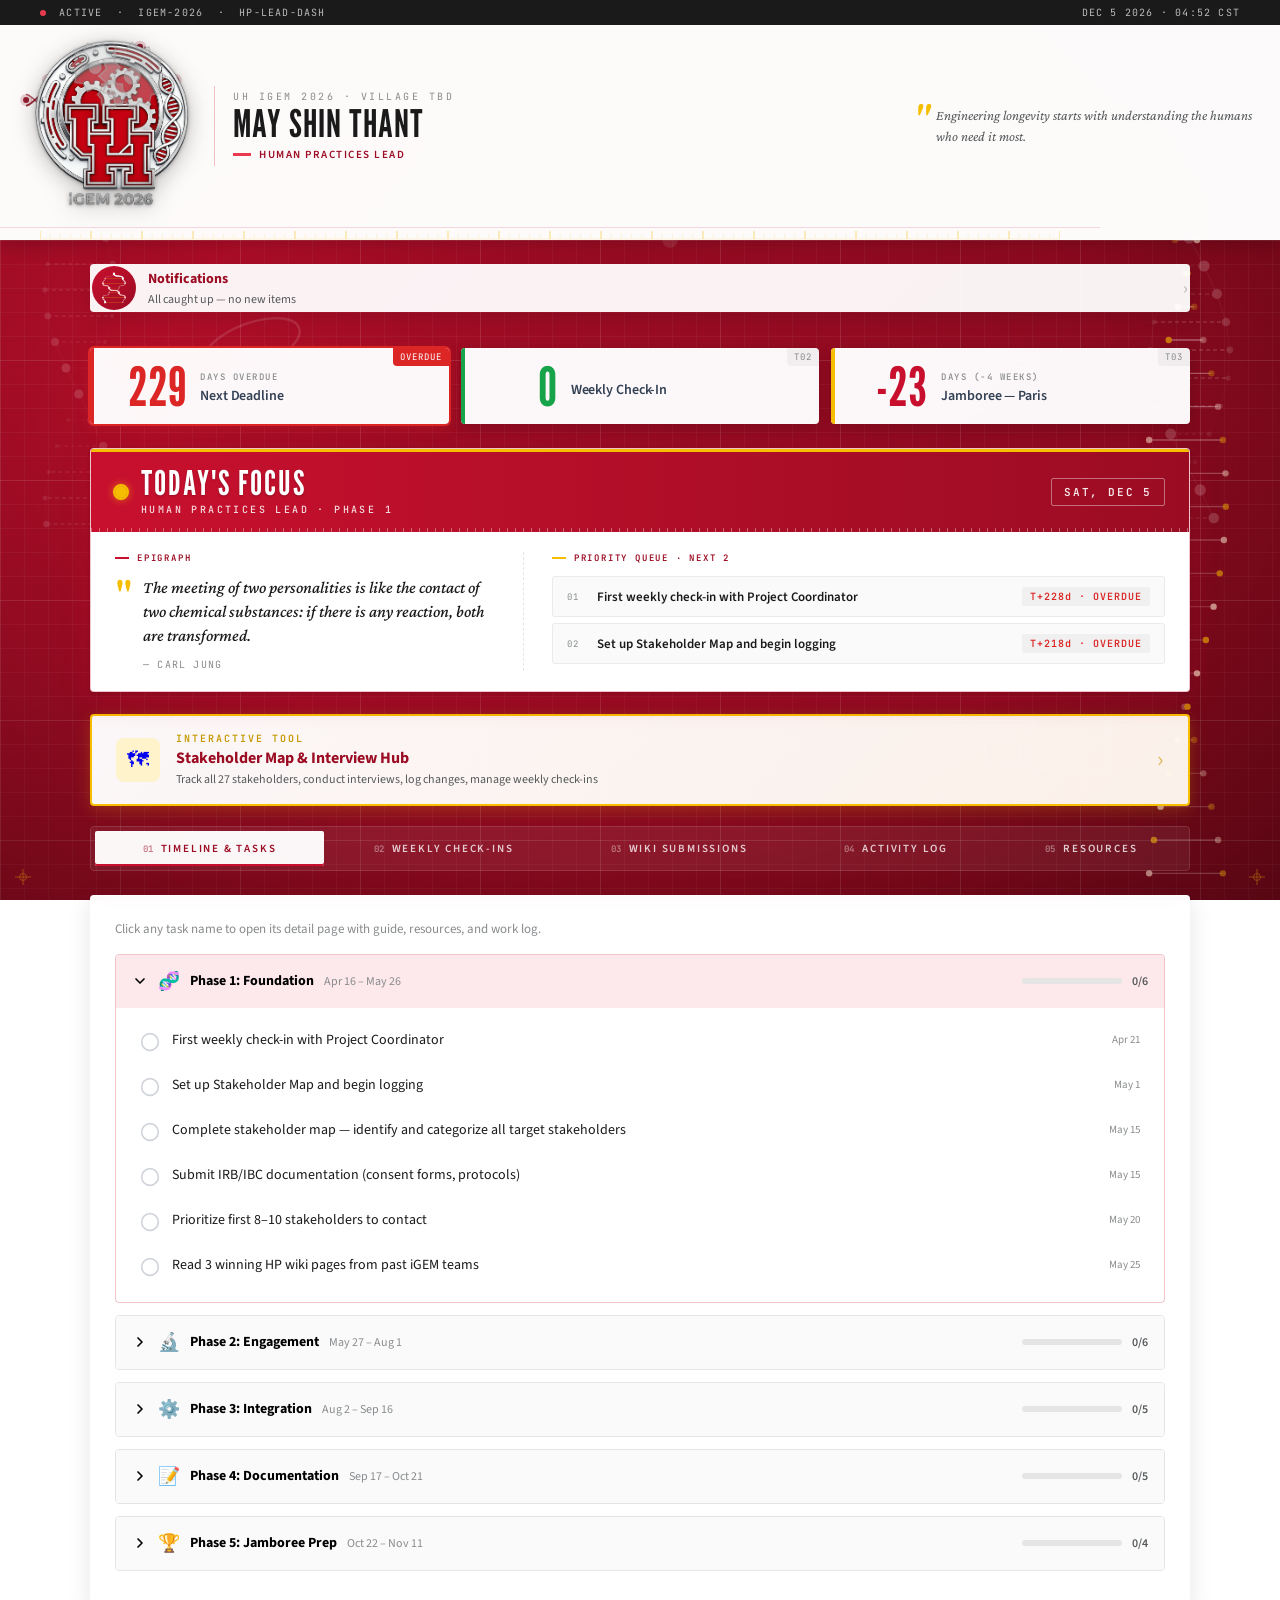
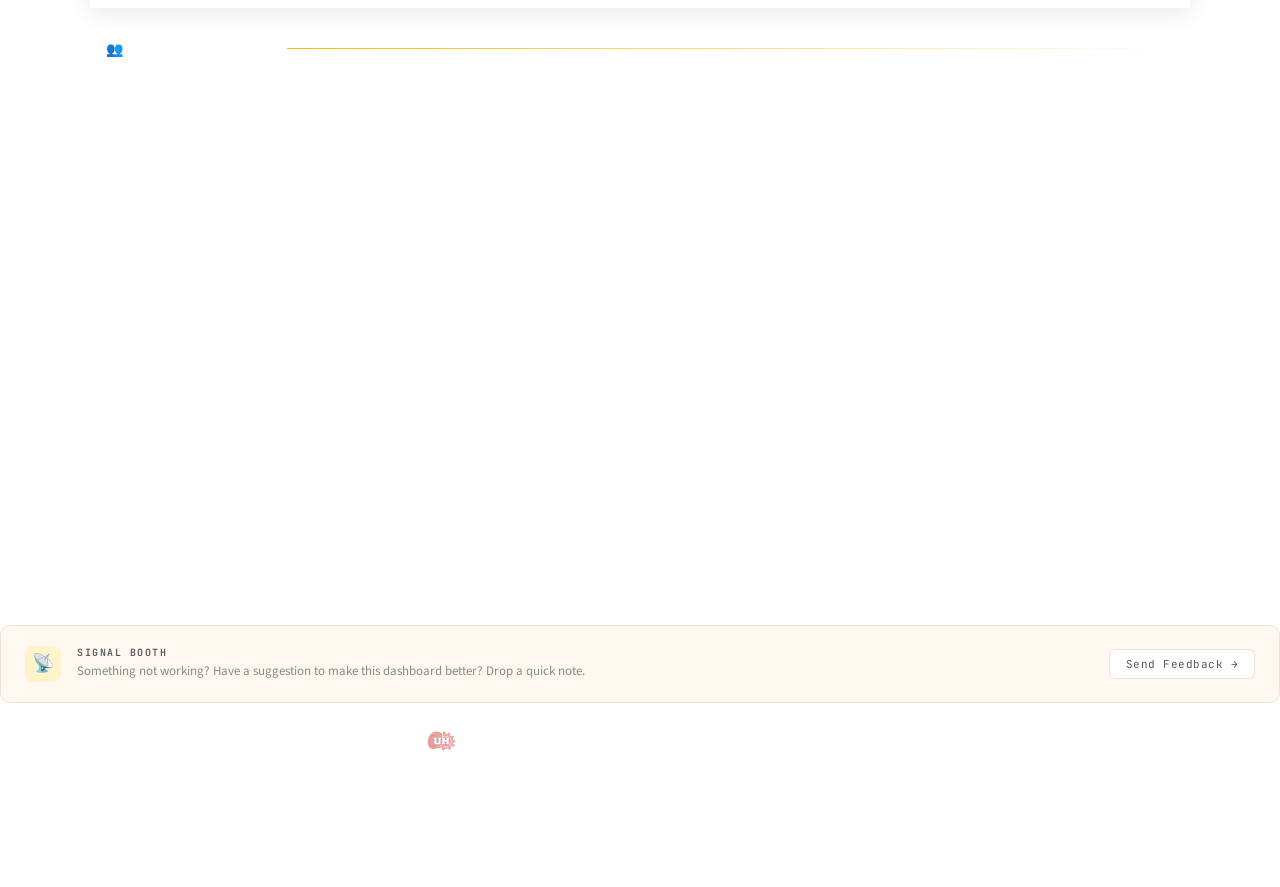
<file: hp-lead.html>
<!DOCTYPE html>
<html lang="en">
<head>
<meta charset="UTF-8">
<meta name="viewport" content="width=device-width, initial-scale=1.0">
<title>HP Lead Dashboard — UH iGEM 2026</title>
<style>
@import url('https://fonts.googleapis.com/css2?family=League+Gothic&family=Source+Sans+3:ital,wght@0,400;0,500;0,600;0,700;0,900;1,400;1,600&family=Crimson+Pro:ital,wght@0,400;0,500;0,600;0,700;1,400&family=JetBrains+Mono:wght@400;500;600&display=swap');

*, *::before, *::after { box-sizing: border-box; margin: 0; padding: 0; }
:root {
  --scarlet: #C8102E; --scarlet-dark: #9B0C23; --scarlet-deep: #7A091B;
  --scarlet-mid: #D42A47; --scarlet-light: #E8394F; --scarlet-faint: #FDE8EC;
  --gold: #F6BE00; --gold-light: #FFF3CC; --gold-dark: #C49900;
  --white: #FFFFFF; --off-white: #FAFAFA; --cream: #FFF8F0;
  --warm-gray: #E8E3DB; --slate: #54585A; --slate-light: #888B8D;
  --slate-dark: #334155; --black: #1A1A1A;
  --emerald: #16A34A; --emerald-light: #DCFCE7; --amber: #D97706;
  --red-alarm: #DC2626; --indigo: #6366F1; --indigo-dark: #4F46E5;
  --purple: #8B5CF6; --purple-dark: #7C3AED;
  --bg-glass: rgba(255,255,255,0.95); --bg-glass-97: rgba(255,255,255,0.97);
  --shadow-1: 0 4px 16px rgba(0,0,0,0.10); --shadow-2: 0 8px 24px rgba(0,0,0,0.15);
  --font-display: 'League Gothic', 'Oswald', 'Impact', sans-serif;
  --font-sans: 'Source Sans 3', -apple-system, BlinkMacSystemFont, 'Segoe UI', Roboto, sans-serif;
  --font-serif: 'Crimson Pro', Georgia, serif;
  --font-mono: 'JetBrains Mono', ui-monospace, 'SF Mono', Menlo, monospace;
}
body {
  font-family: var(--font-sans);
  min-height: 100vh; color: var(--black);
  background: linear-gradient(135deg, var(--scarlet) 0%, var(--scarlet-dark) 40%, var(--scarlet-deep) 100%);
  background-attachment: fixed;
}
/* ─── Full-page science background ─── */
.bg-art {
  position: fixed; top: 0; left: 0; width: 100%; height: 100%;
  pointer-events: none; z-index: 0; overflow: hidden;
}
.bg-art svg { position: absolute; }
.page-wrap { position: relative; z-index: 1; min-height: 100vh; }

/* ─── Instrument Tape Header ─── */
.instrument-tape {
  background: #1A1A1A;
  padding: 6px 40px;
  display: flex;
  justify-content: space-between;
  align-items: center;
  font-family: var(--font-mono);
  font-size: 10px;
  letter-spacing: 1.2px;
  color: rgba(255,255,255,0.7);
  z-index: 100;
}
.instrument-tape .rec-dot {
  display: inline-block;
  width: 6px; height: 6px;
  border-radius: 50%;
  background: var(--scarlet-light);
  margin-right: 6px;
  animation: hdBlink 2s infinite;
}
@keyframes hdBlink { 0%,55%,100%{opacity:1} 60%,90%{opacity:0.3} }
/* Signal Booth — feedback zone */
.signal-booth{margin:32px 0 8px;padding:20px 24px;background:var(--cream);border:1px solid var(--warm-gray);border-radius:10px;display:flex;align-items:center;gap:16px}
.signal-booth:hover{border-color:var(--gold);box-shadow:0 2px 12px rgba(246,190,0,0.10)}
.signal-booth-icon{width:36px;height:36px;border-radius:8px;background:var(--gold-light);display:flex;align-items:center;justify-content:center;font-size:18px;flex-shrink:0}
.signal-booth-body{flex:1;min-width:0}
.signal-booth-title{font-family:var(--font-mono);font-size:10px;letter-spacing:1.5px;text-transform:uppercase;color:var(--slate);font-weight:600;margin-bottom:3px}
.signal-booth-desc{font-size:13px;color:var(--slate-light);line-height:1.4}
.signal-booth-btn{display:inline-flex;align-items:center;gap:6px;padding:7px 16px;border-radius:6px;background:var(--white);border:1px solid var(--warm-gray);font-family:var(--font-mono);font-size:11px;letter-spacing:0.5px;color:var(--slate);text-decoration:none;white-space:nowrap;transition:all 0.15s}
.signal-booth-btn:hover{border-color:var(--scarlet);color:var(--scarlet-dark);background:var(--scarlet-faint)}
.header-main {
  display:flex;align-items:center;justify-content:space-between;padding:14px 28px;width:100%;
}
.header-name {
  font-family: var(--font-display);
  font-size: 38px;
  text-transform: uppercase;
  line-height: 0.92;
  color: #1A1A1A;
  letter-spacing: 1px;
}
.header-role-line {
  display: flex; align-items: center; gap: 8px; margin-top: 6px;
}
.header-role-swatch {
  width: 18px; height: 3px; background: var(--scarlet-light);
}
.header-role-text {
  font-family: var(--font-sans);
  font-size: 11px;
  text-transform: uppercase;
  letter-spacing: 1.5px;
  color: var(--scarlet-dark);
  font-weight: 600;
}
.header-quote {
  font-family: var(--font-serif);
  font-size: 14px;
  font-style: italic;
  color: var(--slate);
  max-width: 340px;
  margin-top: 0;
  line-height: 1.5;
  position: relative;
  padding-left: 24px;
}
.header-quote::before {
  content: '"';
  position: absolute;
  left: 0; top: -8px;
  font-size: 44px;
  color: var(--gold);
  font-family: var(--font-serif);
  line-height: 1;
}
.header-wrap{position:sticky;top:0;z-index:10;background:rgba(255,255,255,0.98);backdrop-filter:blur(16px);box-shadow:0 6px 18px rgba(0,0,0,0.18)}
.header-left-group{display:flex;align-items:center;gap:18px}
.header-logo{height:168px;width:168px;object-fit:contain;filter:drop-shadow(0 4px 12px rgba(0,0,0,0.2)) drop-shadow(0 1px 2px rgba(0,0,0,0.3))}
.header-mark-sep{width:1px;height:80px;background:rgba(200,16,46,0.25)}
.header-kicker{font-family:var(--font-mono);font-size:10px;letter-spacing:2.5px;text-transform:uppercase;color:var(--slate-light);margin-bottom:3px}
.ruler-bar {
  padding: 0 40px;
  max-width: 1100px;
  margin: 0;
  border-top:1px solid rgba(200,16,46,0.15)
}
.ruler-bar svg { display: block; width: 100%; height: 12px; }

/* ─── Glass card style ─── */
.glass {
  background: rgba(255,255,255,0.95); backdrop-filter: blur(12px);
  border-radius: 4px; border: 1px solid rgba(255,255,255,0.6);
  box-shadow: 0 4px 24px rgba(0,0,0,0.1);
}

/* ─── Hero Header ─── */
.header {
  padding: 20px 40px;
  background: rgba(255, 255, 255, 0.95);
  backdrop-filter: blur(12px);
  border-bottom: 2px solid var(--scarlet);
  box-shadow: 0 4px 12px rgba(0, 0, 0, 0.1);
  display: flex;
  align-items: center;
  justify-content: space-between;
  flex-shrink: 0;
  z-index: 100;
}
.header-left { display: flex; align-items: center; gap: 20px; }
.header-title { display: flex; flex-direction: column; gap: 4px; }
.header-title h1 { font-size: 28px; font-weight: 700; color: var(--scarlet-dark); margin: 0; }
.header-title p { font-size: 13px; color: var(--slate); font-weight: 500; }
.header-right { display: flex; align-items: center; gap: 20px; }
.motivational-quote { font-size: 13px; font-style: italic; color: var(--slate); max-width: 320px; text-align: right; line-height: 1.4; }
.header-role { background: linear-gradient(135deg, var(--scarlet), var(--scarlet-dark)); color: white; padding: 6px 16px; border-radius: 4px; font-size: 12px; font-weight: 700; letter-spacing: 0.5px; }
.header-date { font-size: 12px; color: var(--slate-light); font-weight: 600; }

/* ═══ NOTIFICATION SYSTEM ═══ */
.notif-widget {
  position: relative; cursor: pointer; display: flex; align-items: center; gap: 12px;
  background: rgba(255,255,255,0.95); border-radius: 4px; padding: 12px 18px;
  box-shadow: 0 4px 20px rgba(0,0,0,0.12); border: 2px solid transparent;
  transition: all 0.3s ease; margin-bottom: 16px;
}
.notif-widget.has-new { border-color: var(--gold); box-shadow: 0 4px 24px rgba(246,190,0,0.25); }
.notif-widget:hover { transform: translateY(-1px); box-shadow: 0 6px 24px rgba(0,0,0,0.15); }
.notif-logo-wrap {
  width: 44px; height: 44px; display: flex; align-items: center; justify-content: center;
  border-radius: 50%; background: linear-gradient(135deg, var(--scarlet) 0%, var(--scarlet-dark) 100%);
  flex-shrink: 0; position: relative;
}
.notif-logo-wrap canvas { display: block; }
.notif-badge {
  position: absolute; top: -4px; right: -4px; background: var(--red-alarm); color: white;
  font-size: 11px; font-weight: 800; min-width: 20px; height: 20px; border-radius: 4px;
  display: flex; align-items: center; justify-content: center; padding: 0 5px;
  box-shadow: 0 2px 6px rgba(220,38,38,0.4);
}
.notif-text { flex: 1; }
.notif-text-title { font-size: 14px; font-weight: 700; color: var(--scarlet-dark); }
.notif-text-sub { font-size: 12px; color: var(--slate); margin-top: 2px; }
.notif-arrow { color: var(--slate); opacity: 0.4; font-size: 18px; }

.notif-panel-overlay {
  position: fixed; inset: 0; background: rgba(0,0,0,0.5); z-index: 10000;
  display: none; align-items: flex-start; justify-content: center; padding-top: 80px;
}
.notif-panel-overlay.open { display: flex; }
.notif-panel {
  background: white; border-radius: 4px; width: 100%; max-width: 480px; max-height: 70vh;
  overflow-y: auto; box-shadow: 0 12px 48px rgba(0,0,0,0.25);
}
.notif-panel-header {
  display: flex; justify-content: space-between; align-items: center;
  padding: 18px 20px; border-bottom: 1px solid rgba(0,0,0,0.08);
  position: sticky; top: 0; background: white; z-index: 1; border-radius: 4px 4px 0 0;
}
.notif-panel-header h3 { margin: 0; font-size: 16px; color: var(--scarlet-dark); }
.notif-panel-header::before {
  content: 'INBOX · PENDING REVIEW';
  font-family: var(--font-mono);
  font-size: 9px;
  text-transform: uppercase;
  letter-spacing: 1.5px;
  color: var(--gold);
  position: absolute;
  top: 6px;
  left: 20px;
}
.notif-panel-actions { display: flex; gap: 8px; }
.notif-panel-actions button {
  padding: 6px 12px; border-radius: 4px; border: 1px solid rgba(0,0,0,0.12);
  background: white; cursor: pointer; font-size: 12px; font-weight: 600;
  font-family: inherit; transition: all 0.2s;
}
.notif-panel-actions button:hover { background: rgba(200,16,46,0.06); border-color: var(--scarlet); }
.notif-item {
  display: flex; gap: 12px; padding: 14px 20px; border-bottom: 1px solid rgba(0,0,0,0.05);
  transition: background 0.2s;
}
.notif-item.unread { background: rgba(246,190,0,0.06); }
.notif-item:hover { background: rgba(200,16,46,0.04); }
.notif-item-icon {
  width: 36px; height: 36px; border-radius: 4px; display: flex; align-items: center;
  justify-content: center; font-size: 18px; flex-shrink: 0;
}
.notif-item-icon.approve { background: rgba(22,163,74,0.1); }
.notif-item-icon.return { background: rgba(217,119,6,0.1); }
.notif-item-icon.checkin { background: rgba(99,102,241,0.1); }
.notif-item-icon.notes { background: rgba(124,58,237,0.1); }
.notif-item-icon.submit { background: rgba(200,16,46,0.1); }
.notif-item-icon.file { background: rgba(59,130,246,0.1); }
.notif-item-body { flex: 1; min-width: 0; }
.notif-item-msg { font-size: 13px; color: #333; line-height: 1.4; }
.notif-item-msg strong { color: var(--scarlet-dark); }
.notif-item-time { font-size: 11px; color: var(--slate); margin-top: 3px; }
.notif-empty { padding: 40px 20px; text-align: center; color: var(--slate); font-size: 13px; }

/* ─── Section Headers ─── */
.section-header {
  display: flex; align-items: center; gap: 12px;
  margin: 24px 0 16px; color: white;
}
.section-index {
  font-family: var(--font-mono); font-size: 12px;
  color: var(--gold); letter-spacing: 1px;
}
.section-label {
  font-family: var(--font-sans); font-size: 16px; font-weight: 700;
  color: white; text-transform: uppercase; letter-spacing: 0.5px;
}
.section-rule {
  flex: 1; height: 1px;
  background: linear-gradient(90deg, var(--gold), transparent);
}
.section-note {
  font-family: var(--font-mono); font-size: 10px;
  color: rgba(255,255,255,0.5); letter-spacing: 1px; text-transform: uppercase;
}

/* ─── Countdown Row ─── */
.countdown-grid {
  display: grid; grid-template-columns: repeat(3, 1fr); gap: 12px;
  max-width: 1100px; margin: 0 auto 24px; padding: 20px 0 0;
}
.countdown-card {
  background: rgba(255,255,255,0.97); backdrop-filter: blur(12px);
  border-radius: 4px; padding: 16px 18px 14px;
  position: relative; overflow: hidden; cursor: pointer;
  transition: all 0.3s ease; box-shadow: 0 4px 14px rgba(0,0,0,0.14);
  display: flex; align-items: center; gap: 14px;
}
.countdown-card:hover { transform: translateY(-2px); box-shadow: 0 6px 20px rgba(0,0,0,0.18); }
.countdown-card .accent-bar { position: absolute; top: 0; bottom: 0; left: 0; width: 4px; }
.countdown-card .specimen-tag {
  position: absolute; top: 0; right: 0;
  font-family: var(--font-mono); font-size: 9px; letter-spacing: 1px;
  padding: 3px 7px; color: var(--slate-light); text-transform: uppercase;
  white-space: nowrap; font-variant-numeric: tabular-nums;
  border-bottom-left-radius: 4px; background: rgba(0,0,0,0.04);
}
.countdown-card .big-num, .cd-num {
  font-family: var(--font-display);
  font-size: 54px;
  font-weight: 400;
  line-height: 0.85;
  min-width: 78px; text-align: right;
  font-feature-settings: 'tnum' 1;
}
.countdown-card .card-info { flex: 1; min-width: 0; padding-top: 4px; }
.countdown-card .sub, .cd-sub {
  font-family: var(--font-mono);
  font-size: 9px;
  color: var(--slate-light);
  text-transform: uppercase;
  letter-spacing: 1.5px; font-weight: 500;
}
.countdown-card .label {
  font-family: var(--font-sans);
  font-size: 14px;
  font-weight: 600;
  color: var(--slate-dark);
  margin-top: 3px; letter-spacing: -0.1px;
}
.countdown-card .overdue-msg {
  font-size: 11px; font-weight: 700; color: var(--red-alarm); text-transform: uppercase;
  letter-spacing: 1px; margin-top: 4px; animation: pulse 1.5s infinite;
}
@keyframes pulse { 0%,100% { opacity: 1; } 50% { opacity: 0.5; } }
.countdown-card.alarm { box-shadow: 0 0 0 2px var(--red-alarm), 0 4px 14px rgba(220,38,38,0.25); }
.countdown-card.alarm .specimen-tag { background: var(--red-alarm); color: #fff; }
.countdown-card .t-badge {
    position: absolute; top: 0; right: 0;
    font-family: var(--font-mono); font-size: 9px; letter-spacing: 1px;
    color: var(--slate-light); background: rgba(0,0,0,0.04);
    padding: 3px 7px; border-bottom-left-radius: 4px; text-transform: uppercase;
}

/* ─── Tab bar ─── */
.tab-container { max-width: 1100px; margin: 0 auto; padding: 0; }
.tab-bar-wrap {
  border-radius: 4px; overflow: hidden;
  background: transparent; backdrop-filter: none;
  margin-bottom: 24px;
}
.tabs-container {
  background: rgba(255,255,255,0.06); border: 1px solid rgba(255,255,255,0.12);
  border-radius: 4px; padding: 4px; display: flex; gap: 2px;
  max-width: 1100px; margin: 0 auto 24px; padding-left: 40px; padding-right: 40px;
}
.tab-button, .tab-btn {
  position: relative; flex: 1 1 auto; min-width: 110px;
  padding: 10px 14px; border: none; background: transparent;
  color: rgba(255,255,255,0.78); font-family: var(--font-sans);
  font-weight: 600; font-size: 11px; letter-spacing: 1.8px;
  text-transform: uppercase; border-radius: 2px;
  cursor: pointer; transition: background 0.2s, color 0.2s;
}
.tab-button .tab-num, .tab-btn .tab-num {
  font-family: var(--font-mono);
  font-size: 9px; opacity: 0.55; margin-right: 8px; letter-spacing: 0;
}
.tab-button:hover, .tab-btn:hover { background: rgba(255,255,255,0.1); color: white; }
.tab-button.active, .tab-btn.active {
  background: rgba(255,255,255,0.97); color: var(--scarlet-dark);
  box-shadow: inset 0 -2px 0 var(--scarlet);
}
.tab-bar {
  background: rgba(255,255,255,0.06);
  border: 1px solid rgba(255,255,255,0.12);
  border-radius: 4px;
  padding: 4px;
  display: flex;
  gap: 2px;
}
.content-wrap {
  background: rgba(255,255,255,0.97); backdrop-filter: blur(12px);
  border-radius: 4px; padding: 24px; min-height: 400px;
  border: 1px solid rgba(255,255,255,0.6);
  box-shadow: 0 4px 24px rgba(0,0,0,0.1);
}
.tab-panel { display: none; background: rgba(255,255,255,0.03); border-radius: 4px; }
.tab-panel.active { display: block; }

/* ─── Dashboard: Phase viewer ─── */
/* ─── Check-in detail panel ─── */
.checkin-detail {
  margin-top: 20px; border-radius: 4px; border: 1px solid rgba(0,0,0,0.08);
  overflow: hidden; animation: slideDown 0.25s ease-out; box-shadow: 0 4px 16px rgba(0,0,0,0.08);
}
@keyframes slideDown { from { opacity: 0; max-height: 0; } to { opacity: 1; max-height: 2000px; } }
.checkin-detail-header {
  background: var(--white); color: var(--scarlet-dark); padding: 14px 20px;
  display: flex; justify-content: space-between; align-items: center;
  border-bottom: 1px solid rgba(0,0,0,0.08);
}
.checkin-detail-header h4 { font-size: 16px; font-weight: 700; color: var(--scarlet-dark); }
.checkin-close {
  background: none; border: none; color: var(--slate); font-size: 20px;
  cursor: pointer; transition: color 0.2s;
}
.checkin-close:hover { color: var(--scarlet); }
.checkin-detail-body { padding: 20px; }
.checkin-agenda-item {
  display: flex; gap: 12px; padding: 10px 0; border-bottom: 1px solid #f0f0f0;
}
.checkin-agenda-item:last-child { border-bottom: none; }
.checkin-agenda-check { flex-shrink: 0; margin-top: 2px; cursor: pointer; }
.checkin-agenda-content { flex: 1; }
.checkin-agenda-label { font-size: 14px; font-weight: 600; color: var(--black); margin-bottom: 4px; }
.checkin-agenda-label.checked-label { color: var(--slate-light); text-decoration: line-through; }
.checkin-notes {
  width: 100%; min-height: 36px; border: 1px solid #e0e0e0; border-radius: 4px;
  padding: 6px 10px; font-family: inherit; font-size: 13px; color: var(--slate);
  resize: vertical; transition: border-color 0.15s;
}
.checkin-notes:focus { outline: none; border-color: var(--scarlet); }

/* ─── Task detail overlay ─── */
.task-detail-overlay {
  position: fixed; top: 0; left: 0; right: 0; bottom: 0;
  background: rgba(0,0,0,0.5); z-index: 1000; display: flex;
  align-items: center; justify-content: center; padding: 24px;
  animation: fadeIn 0.2s;
}
@keyframes fadeIn { from { opacity: 0; } to { opacity: 1; } }
.task-detail-panel {
  background: var(--white); border-radius: 4px; width: 100%; max-width: 700px;
  max-height: 90vh; overflow-y: auto; box-shadow: 0 20px 60px rgba(0,0,0,0.3);
}
.task-detail-top {
  background: var(--white); padding: 20px 24px; border-radius: 4px 4px 0 0;
  position: relative; border-bottom: 1px solid rgba(0,0,0,0.08);
}
.task-detail-top h2 { font-size: 18px; font-weight: 800; padding-right: 40px; color: var(--scarlet-dark); }
.task-detail-top .due-badge {
  display: inline-block; background: var(--scarlet-faint); border-radius: 4px;
  padding: 4px 10px; font-size: 12px; margin-top: 8px; color: var(--scarlet);
}
.task-detail-close {
  position: absolute; top: 16px; right: 16px; background: none; border: none;
  color: var(--slate); font-size: 24px; cursor: pointer; transition: color 0.2s;
}
.task-detail-close:hover { color: var(--scarlet); }
.task-detail-body { padding: 24px; }
.task-section { margin-bottom: 20px; }
.task-section h3 {
  font-size: 14px; font-weight: 700; color: var(--scarlet); text-transform: uppercase;
  letter-spacing: 1px; margin-bottom: 8px; padding-bottom: 6px;
  border-bottom: 2px solid var(--scarlet-faint);
}
.task-section p { font-size: 14px; color: var(--slate); line-height: 1.6; }
.task-section ul { list-style: none; padding: 0; }
.task-section li {
  padding: 8px 0; border-bottom: 1px solid #f5f5f5; font-size: 13px; color: var(--slate);
  display: flex; align-items: center; gap: 8px;
}
.task-section li:last-child { border-bottom: none; }
.task-log-area {
  width: 100%; min-height: 100px; border: 2px solid #e0e0e0; border-radius: 4px;
  padding: 12px; font-family: inherit; font-size: 14px; color: var(--black);
  resize: vertical; transition: border-color 0.15s;
}
.task-log-area:focus { outline: none; border-color: var(--scarlet); }
.task-status-bar { display: flex; gap: 8px; margin-top: 8px; }
.task-status-btn {
  padding: 6px 14px; border-radius: 4px; border: 2px solid #e0e0e0;
  background: var(--white); font-family: inherit; font-size: 13px; font-weight: 600;
  cursor: pointer; transition: all 0.15s;
}
.task-status-btn.active-status { border-color: var(--scarlet); background: var(--scarlet-faint); color: var(--scarlet); font-weight: 700; }
.task-status-btn:hover { border-color: var(--scarlet-light); }

/* ─── Upload drop zone ─── */
.upload-zone {
  border: 2px dashed #ccc; border-radius: 4px; padding: 24px 16px;
  text-align: center; color: var(--slate-light); cursor: pointer;
  transition: all 0.2s; background: #fafafa; position: relative;
}
.upload-zone:hover, .upload-zone.drag-over {
  border-color: var(--scarlet); background: var(--scarlet-faint); color: var(--scarlet);
}
.upload-zone input[type="file"] {
  position: absolute; inset: 0; opacity: 0; cursor: pointer; width: 100%; height: 100%;
}
.upload-zone-icon { font-size: 28px; margin-bottom: 6px; }
.upload-zone-text { font-size: 13px; font-weight: 600; }
.upload-zone-hint { font-size: 11px; margin-top: 4px; }
.uploaded-files-list { margin-top: 10px; text-align: left; }
.uploaded-file-item {
  display: flex; align-items: center; gap: 8px; padding: 8px 12px;
  background: var(--white); border: 1px solid #e5e5e5; border-radius: 4px;
  margin-bottom: 6px; font-size: 13px; transition: all 0.15s;
}
.uploaded-file-item:hover { border-color: var(--scarlet-light); }
.uploaded-file-name { flex: 1; font-weight: 600; color: var(--slate); overflow: hidden; text-overflow: ellipsis; white-space: nowrap; }
.uploaded-file-size { color: var(--slate-light); font-size: 11px; }
.uploaded-file-remove {
  background: none; border: none; cursor: pointer; color: #aaa; font-size: 16px;
  padding: 2px 6px; border-radius: 4px; transition: all 0.15s;
}
.uploaded-file-remove:hover { color: #DC2626; background: #FEF2F2; }

/* ─── Wiki Submissions Panel ─── */
.wiki-submissions-container { margin-bottom: 28px; }
.wiki-section {
  margin-bottom: 28px; padding: 20px; border-radius: 4px; border-left: 4px solid;
  background: rgba(255,255,255,0.5);
}
.wiki-section.pending {
  border-left-color: var(--amber); background: rgba(217,119,6,0.04);
}
.wiki-section.approved {
  border-left-color: var(--emerald); background: rgba(22,163,74,0.04);
}
.wiki-section h4 {
  font-size: 15px; font-weight: 700; color: var(--black); margin-bottom: 8px;
}
.wiki-section-desc {
  font-size: 12px; color: var(--slate-light); margin-bottom: 16px; line-height: 1.5;
}
.wiki-section-desc a {
  color: var(--scarlet); text-decoration: none; font-weight: 600;
}
.wiki-section-desc a:hover { text-decoration: underline; }
.wiki-submit-btn {
  display: inline-block; padding: 10px 20px; background: var(--scarlet); color: white;
  border: none; border-radius: 4px; cursor: pointer; font-size: 13px; font-weight: 600;
  font-family: inherit; transition: all 0.2s;
}
.wiki-submit-btn:hover { background: var(--scarlet-dark); transform: translateY(-1px); box-shadow: 0 4px 12px rgba(200,16,46,0.3); }
.wiki-submit-btn:active { transform: translateY(0); }
.wiki-empty-state {
  text-align: center; padding: 24px; color: var(--slate-light); font-size: 13px;
}

/* ─── Team Members Grid ─── */
.team-directory-section {
  max-width: 1100px;
  margin: 32px auto;
  padding: 0 16px;
}
.team-directory-section .section-header {
  display: flex;
  align-items: center;
  gap: 12px;
  margin-bottom: 20px;
}
.team-directory-section .section-label {
  font-family: var(--font-mono);
  font-size: 14px;
  font-weight: 700;
  letter-spacing: 2px;
  color: white;
  white-space: nowrap;
}
.team-directory-section .section-rule {
  flex: 1;
  height: 1px;
  background: linear-gradient(90deg, var(--gold) 0%, transparent 100%);
}
.team-directory-section .team-grid {
  display: grid;
  grid-template-columns: repeat(auto-fill, minmax(140px, 1fr));
  gap: 12px;
}
.team-directory-section .team-card {
  background: rgba(255,255,255,0.95);
  backdrop-filter: blur(12px);
  border-radius: 4px;
  padding: 16px;
  cursor: pointer;
  transition: all 0.3s ease;
  border: 2px solid transparent;
  text-align: center;
  display: flex;
  flex-direction: column;
  align-items: center;
}
.team-directory-section .team-card:hover {
  transform: translateY(-4px);
  box-shadow: 0 8px 24px rgba(0,0,0,0.15);
  border-color: var(--scarlet);
}
.team-directory-section .team-card.is-me {
  border-color: var(--scarlet);
  box-shadow: 0 0 0 1px var(--scarlet);
}
.team-directory-section .tc-emoji { width: 48px; height: 48px; border-radius: 50%; background: linear-gradient(135deg, #F5F0E8, #E8DDD0); border: 1.5px solid #C4A882; display: flex; align-items: center; justify-content: center; font-size: 22px; margin-bottom: 8px; box-shadow: inset 0 1px 3px rgba(93,64,55,0.1); }
.team-directory-section .tc-name { font-weight: 700; font-size: 13px; color: var(--scarlet-dark); margin-bottom: 3px; }
.team-directory-section .tc-role { font-size: 10px; color: var(--slate-light); font-weight: 600; text-transform: uppercase; }

/* Message Modal */
.msg-modal-overlay {
  position: fixed; inset: 0; background: rgba(0,0,0,0.5); z-index: 10001;
  display: flex; align-items: center; justify-content: center; padding: 24px;
  animation: fadeIn 0.2s;
}
.msg-modal {
  background: white; border-radius: 4px; width: 100%; max-width: 480px;
  box-shadow: 0 20px 60px rgba(0,0,0,0.3); overflow: hidden;
}
.msg-modal-header {
  background: var(--white); padding: 18px 20px; display: flex; justify-content: space-between; align-items: center;
  border-bottom: 1px solid rgba(0,0,0,0.08);
}
.msg-modal-header h3 { font-size: 16px; font-weight: 700; margin: 0; color: var(--scarlet-dark); }
.msg-modal-close { background: none; border: none; color: var(--slate); font-size: 22px; cursor: pointer; transition: color 0.2s; }
.msg-modal-close:hover { color: var(--scarlet); }
.msg-modal-body { padding: 20px; }
.msg-textarea {
  width: 100%; min-height: 100px; border: 2px solid #e0e0e0; border-radius: 4px;
  padding: 12px; font-family: inherit; font-size: 14px; resize: vertical; transition: border-color 0.15s;
}
.msg-textarea:focus { outline: none; border-color: var(--scarlet); }
.msg-urgent-row { display: flex; align-items: center; gap: 8px; margin-top: 12px; font-size: 13px; color: var(--slate); }
.msg-urgent-row input[type="checkbox"] { accent-color: var(--red-alarm); }
.msg-send-btn {
  width: 100%; margin-top: 16px; padding: 12px; border: none; border-radius: 4px;
  background: var(--scarlet); color: white; font-size: 15px; font-weight: 700;
  cursor: pointer; font-family: inherit; transition: background 0.15s;
}
.msg-send-btn:hover { background: var(--scarlet-dark); }
.msg-send-btn:disabled { opacity: 0.5; cursor: default; }

/* ─── Timeline tasks ─── */
.phase-section { margin-bottom: 12px; border-radius: 4px; overflow: hidden; border: 1px solid #e5e5e5; }
.phase-section.open { border-color: rgba(200,16,46,0.25); }
.phase-hdr {
  width: 100%; display: flex; align-items: center; justify-content: space-between;
  padding: 14px 16px; background: var(--off-white); border: none; cursor: pointer; font-family: inherit;
}
.phase-section.open .phase-hdr { background: var(--scarlet-faint); }
.phase-hdr:hover { background: #f0f0f0; }
.phase-tasks-list { padding: 12px; }
.tl-task {
  display: flex; align-items: flex-start; gap: 12px; padding: 10px 12px;
  border-radius: 4px; transition: all 0.25s;
}
.tl-task:hover { background: var(--scarlet-faint); }
.tl-task-check { background: none; border: none; cursor: pointer; padding: 0; flex-shrink: 0; margin-top: 2px; }
.tl-task-body { flex: 1; min-width: 0; }
.tl-task-row { display: flex; align-items: center; gap: 8px; }
.tl-task-label {
  flex: 1; font-size: 14px; cursor: pointer; color: var(--black); transition: color 0.15s;
}
.tl-task-label:hover { color: var(--scarlet); text-decoration: underline; }
.tl-task-label.done { color: var(--slate-light); text-decoration: line-through; }
.tl-task-due { font-size: 11px; color: var(--slate-light); white-space: nowrap; }

/* Pending Review state — filled radio, scarlet accent */
.tl-task.status-pending_review { background: rgba(200,16,46,0.03); }
.tl-task.status-pending_review .tl-task-label { color: var(--scarlet-dark); font-weight: 600; }
.tl-status-tag {
  display: inline-block; font-size: 10px; font-weight: 700; padding: 2px 8px;
  border-radius: 4px; white-space: nowrap; letter-spacing: 0.3px;
}
.tl-status-tag.review { background: rgba(200,16,46,0.1); color: var(--scarlet); }
.tl-status-tag.in-progress { background: rgba(217,119,6,0.1); color: var(--amber); }

/* Complete state — greyed out with summary */
.tl-task.status-complete {
  background: rgba(0,0,0,0.02); opacity: 0.75;
}
.tl-task.status-complete:hover { background: rgba(0,0,0,0.04); transform: none; }
.tl-task.status-complete .tl-task-label {
  color: var(--slate); text-decoration: line-through; font-weight: 400;
}
.tl-task.status-complete .tl-task-due { color: var(--slate); opacity: 0.5; }
.tl-completion-summary {
  margin-top: 8px; padding: 10px 14px; background: rgba(22,163,74,0.04);
  border-left: 3px solid var(--emerald); border-radius: 0 8px 8px 0;
  font-size: 12px; color: var(--slate); line-height: 1.5;
}
.tl-completion-summary .summary-header {
  font-weight: 700; color: var(--emerald); font-size: 11px;
  text-transform: uppercase; letter-spacing: 0.5px; margin-bottom: 6px;
}
.tl-completion-summary .summary-item {
  display: flex; gap: 6px; margin-bottom: 4px; align-items: flex-start;
}
.tl-completion-summary .summary-item .summary-icon { flex-shrink: 0; font-size: 11px; }
.tl-completion-summary .summary-item .summary-text { font-size: 12px; }
.mini-bar { width: 100px; height: 6px; background: #e5e5e5; border-radius: 3px; overflow: hidden; }
.mini-fill { height: 100%; border-radius: 3px; transition: width 0.5s; }

/* ─── Footer ─── */
.footer {
  max-width: 1100px; margin: 0 auto; padding: 20px 40px;
  text-align: center; display: flex; align-items: center; justify-content: center; gap: 12px;
}
.footer img { height: 20px; opacity: 0.4; }
.footer span { font-size: 11px; color: rgba(255,255,255,0.5); }

/* ─── Responsive ─── */
@media (max-width: 900px) {
  .countdown-grid { grid-template-columns: repeat(2, 1fr); }
}
@media (max-width: 700px) {
  .countdown-grid { grid-template-columns: 1fr; }
  .header { padding: 12px 16px; flex-direction: column; gap: 12px; }
  .header-left { flex-direction: column; text-align: center; }
  .header-right { flex-direction: column; text-align: center; }
  .header-title h1 { font-size: 22px; }
  .motivational-quote { text-align: center; max-width: none; }
  .checkin-grid { grid-template-columns: repeat(3, 1fr) !important; }
}

/* Checkin grid */
.checkin-grid { display: grid; grid-template-columns: repeat(6, 1fr); gap: 8px; }
.checkin-btn {
  padding: 10px 8px; border-radius: 4px; text-align: center; cursor: pointer;
  border: 1px solid #e5e5e5; background: var(--white); transition: all 0.2s; font-family: inherit;
}
.checkin-btn.done { border: 2px solid var(--emerald); background: var(--emerald-light); }
.checkin-btn.selected { border: 2px solid var(--scarlet); background: var(--scarlet-faint); }
.checkin-btn:hover { border-color: var(--scarlet-light); }
.checkin-btn .wk { font-size: 11px; font-weight: 700; color: var(--slate); }
.checkin-btn.done .wk { color: var(--emerald); }
.checkin-btn .dt { font-size: 10px; color: var(--slate-light); margin-top: 2px; }

/* Resource cards */
.res-grid { display: grid; grid-template-columns: 1fr 1fr; gap: 12px; margin-bottom: 28px; }
.res-card {
  display: flex; align-items: flex-start; gap: 14px; padding: 16px; border-radius: 4px;
  border: 1px solid #e5e5e5; background: var(--white); cursor: pointer; transition: all 0.2s;
}
.res-card:hover { border-color: rgba(200,16,46,0.4); box-shadow: 0 2px 12px rgba(200,16,46,0.06); }
.res-icon {
  width: 36px; height: 36px; border-radius: 4px; background: var(--scarlet-faint);
  display: flex; align-items: center; justify-content: center; flex-shrink: 0; color: var(--scarlet);
}
.ext-link {
  display: flex; align-items: center; gap: 10px; padding: 12px 16px; border-radius: 4px;
  border: 1px solid #e5e5e5; margin-bottom: 8px; text-decoration: none; transition: all 0.2s;
}
.ext-link:hover { background: var(--scarlet-faint); }
.drive-note {
  border-radius: 4px; padding: 20px; background: var(--gold-light);
  border: 1px solid rgba(246,190,0,0.25);
}

/* Activity Log */
.activity-timeline-line {
    position: absolute; left: 12px; top: 0; bottom: 0; width: 2px;
    background: linear-gradient(180deg, var(--scarlet) 0%, var(--gold) 50%, var(--emerald) 100%);
}
.activity-entry {
    position: relative; margin-bottom: 12px; padding: 12px 14px;
    background: rgba(255,255,255,0.95); border-radius: 4px;
    border: 1px solid rgba(0,0,0,0.06); transition: all 0.2s;
}
.activity-entry:hover { box-shadow: 0 4px 12px rgba(0,0,0,0.08); transform: translateX(3px); }
.activity-dot {
    position: absolute; left: -24px; top: 16px; width: 12px; height: 12px;
    border-radius: 50%; border: 2px solid white; box-shadow: 0 1px 3px rgba(0,0,0,0.2);
}
.activity-dot.hp { background: var(--scarlet); }
.activity-dot.coord { background: var(--gold); }
.activity-dot.wiki { background: var(--indigo); }
.activity-dot.wetlab { background: var(--emerald); }
.activity-dot.modeling { background: var(--amber); }
.activity-dot.lead { background: var(--scarlet-dark); }
.activity-source-tag {
    font-size: 10px; font-weight: 700; text-transform: uppercase;
    letter-spacing: 0.5px; padding: 2px 7px; border-radius: 4px;
}
.activity-source-tag.hp { background: rgba(200,16,46,0.12); color: var(--scarlet); }
.activity-source-tag.coord { background: rgba(246,190,0,0.15); color: #b8940e; }
.activity-source-tag.wiki { background: rgba(99,102,241,0.12); color: var(--indigo); }
.activity-source-tag.lead { background: rgba(155,12,35,0.12); color: var(--scarlet-dark); }
.activity-date-group {
    font-size: 12px; font-weight: 700; color: white;
    margin: 20px 0 10px -28px; padding: 4px 14px;
    background: rgba(255,255,255,0.15); border-radius: 4px;
    display: inline-block; text-shadow: 0 1px 2px rgba(0,0,0,0.2);
}

/* === DnaBackdrop === */
.dna-backdrop{position:fixed;inset:0;pointer-events:none;z-index:0;overflow:hidden}
.dna-grid{position:absolute;inset:0;background-image:linear-gradient(rgba(255,255,255,0.045) 1px,transparent 1px),linear-gradient(90deg,rgba(255,255,255,0.045) 1px,transparent 1px),linear-gradient(rgba(255,255,255,0.08) 1px,transparent 1px),linear-gradient(90deg,rgba(255,255,255,0.08) 1px,transparent 1px);background-size:24px 24px,24px 24px,120px 120px,120px 120px}
.dna-vignette{position:absolute;inset:0;background:radial-gradient(ellipse at center,transparent 0%,transparent 55%,rgba(0,0,0,0.28) 100%)}
.dna-helix-svg{position:absolute;right:24px;top:40px;opacity:0.62;filter:drop-shadow(0 2px 10px rgba(0,0,0,0.25))}
.reg-mark{position:absolute;opacity:0.35}

/* Yellow dot pulse animation */
@keyframes focusDotPulse {
  0% { box-shadow: 0 0 6px var(--gold), 0 0 12px rgba(246,190,0,0.4); transform: scale(1); }
  50% { box-shadow: 0 0 14px var(--gold), 0 0 28px rgba(246,190,0,0.5); transform: scale(1.15); }
  100% { box-shadow: 0 0 6px var(--gold), 0 0 12px rgba(246,190,0,0.4); transform: scale(1); }
}
@keyframes focusDotPing {
  0% { transform: scale(1); opacity: 0.7; }
  100% { transform: scale(2.5); opacity: 0; }
}

        /* CRISPR strand canvas in header */
        .header-wrap{position:relative;overflow:hidden}
        #crispr-header-canvas{position:absolute;top:0;left:0;width:100%;height:100%;pointer-events:none;z-index:1}
        .header-main{position:relative;z-index:2}
        .instrument-tape{position:relative;z-index:3}
        .ruler-bar{position:relative;z-index:2}
    </style>
</head>
<body>
<!-- DnaBackdrop -->
<div class="dna-backdrop">
  <div class="dna-grid"></div>
  <div class="dna-vignette"></div>
  <svg class="dna-helix-svg" id="bg-helix" width="140" height="900"></svg>
  <svg class="reg-mark" style="top:14px;left:14px" width="18" height="18" viewBox="0 0 18 18"><line x1="9" y1="1" x2="9" y2="17" stroke="#F6BE00" stroke-width="1"/><line x1="1" y1="9" x2="17" y2="9" stroke="#F6BE00" stroke-width="1"/><circle cx="9" cy="9" r="3.5" fill="none" stroke="#F6BE00" stroke-width="1"/></svg>
  <svg class="reg-mark" style="top:14px;right:14px" width="18" height="18" viewBox="0 0 18 18"><line x1="9" y1="1" x2="9" y2="17" stroke="#F6BE00" stroke-width="1"/><line x1="1" y1="9" x2="17" y2="9" stroke="#F6BE00" stroke-width="1"/><circle cx="9" cy="9" r="3.5" fill="none" stroke="#F6BE00" stroke-width="1"/></svg>
  <svg class="reg-mark" style="bottom:14px;left:14px" width="18" height="18" viewBox="0 0 18 18"><line x1="9" y1="1" x2="9" y2="17" stroke="#F6BE00" stroke-width="1"/><line x1="1" y1="9" x2="17" y2="9" stroke="#F6BE00" stroke-width="1"/><circle cx="9" cy="9" r="3.5" fill="none" stroke="#F6BE00" stroke-width="1"/></svg>
  <svg class="reg-mark" style="bottom:14px;right:14px" width="18" height="18" viewBox="0 0 18 18"><line x1="9" y1="1" x2="9" y2="17" stroke="#F6BE00" stroke-width="1"/><line x1="1" y1="9" x2="17" y2="9" stroke="#F6BE00" stroke-width="1"/><circle cx="9" cy="9" r="3.5" fill="none" stroke="#F6BE00" stroke-width="1"/></svg>
</div>
<!-- ═══ BACKGROUND ART ═══ -->
<div class="bg-art">
  <!-- Animated DNA Helix Right -->
  <svg id="dna-right" style="right:20px;top:60px;opacity:0.18" width="140" height="500" viewBox="0 0 140 500"></svg>
  <!-- Animated DNA Helix Left -->
  <svg id="dna-left" style="left:20px;top:150px;opacity:0.15" width="120" height="400" viewBox="0 0 120 400"></svg>
  <!-- Circuit board -->
  <svg style="right:100px;bottom:100px;opacity:0.14" width="250" height="250" viewBox="0 0 250 250">
    <g stroke="#fff" stroke-width="2" fill="none">
      <path d="M20 125 H80 V50 H150 V125 H220"/>
      <path d="M20 175 H100 V220 H180 V175 H240"/>
      <circle cx="80" cy="125" r="6" fill="#fff"/><circle cx="150" cy="125" r="6" fill="#fff"/>
      <circle cx="100" cy="175" r="6" fill="#fff"/><circle cx="180" cy="175" r="6" fill="#fff"/>
      <rect x="105" y="65" width="35" height="25" rx="4" stroke-width="2"/>
      <rect x="55" y="190" width="35" height="25" rx="4" stroke-width="2"/>
      <rect x="185" y="100" width="25" height="15" rx="3" stroke-width="1.5"/>
    </g>
  </svg>
  <!-- Bacteria -->
  <svg style="left:15%;top:35%;opacity:0.12;transform:rotate(-20deg)" width="120" height="60" viewBox="0 0 120 60">
    <ellipse cx="60" cy="30" rx="50" ry="22" stroke="#fff" stroke-width="2.5" fill="none"/>
    <path d="M10 30 Q15 15, 28 22" stroke="#fff" stroke-width="2" fill="none"/>
    <path d="M12 38 Q20 50, 30 42" stroke="#fff" stroke-width="2" fill="none"/>
    <circle cx="45" cy="28" r="3" fill="#fff" opacity="0.5"/>
  </svg>
  <svg style="right:15%;top:55%;opacity:0.10;transform:rotate(15deg) scale(1.5)" width="100" height="50" viewBox="0 0 100 50">
    <ellipse cx="50" cy="25" rx="42" ry="18" stroke="#fff" stroke-width="2" fill="none"/>
    <path d="M85 20 Q92 12, 95 22" stroke="#fff" stroke-width="1.5" fill="none"/>
    <circle cx="35" cy="22" r="2.5" fill="#fff" opacity="0.4"/>
    <circle cx="55" cy="28" r="2" fill="#fff" opacity="0.3"/>
  </svg>
  <!-- Molecule network -->
  <svg style="left:50%;top:10%;opacity:0.10;transform:translateX(-50%)" width="300" height="200" viewBox="0 0 300 200">
    <g stroke="#fff" stroke-width="1.5" fill="#fff">
      <line x1="50" y1="30" x2="120" y2="60"/><line x1="120" y1="60" x2="200" y2="30"/><line x1="200" y1="30" x2="260" y2="80"/>
      <line x1="120" y1="60" x2="100" y2="130"/><line x1="100" y1="130" x2="180" y2="150"/><line x1="180" y1="150" x2="260" y2="80"/>
      <line x1="50" y1="30" x2="30" y2="100"/><line x1="30" y1="100" x2="100" y2="130"/>
      <circle cx="50" cy="30" r="6"/><circle cx="120" cy="60" r="8"/><circle cx="200" cy="30" r="6"/>
      <circle cx="260" cy="80" r="7"/><circle cx="100" cy="130" r="6"/><circle cx="180" cy="150" r="7"/>
      <circle cx="30" cy="100" r="5"/>
    </g>
  </svg>
</div>

<div class="page-wrap">
<div class="header-wrap">
      <canvas id="crispr-header-canvas"></canvas>
<!-- ═══ INSTRUMENT TAPE HEADER ═══ -->
<div class="instrument-tape">
  <div><span class="rec-dot"></span> ACTIVE &nbsp;·&nbsp; IGEM-2026 &nbsp;·&nbsp; HP-LEAD-DASH</div>
  <div id="tape-clock"></div>
</div>
<!-- ═══ HERO ═══ -->
<div class="header-main">
  <div class="header-left-group">
    <img src="assets/uh-igem-logo.png?v=4" class="header-logo" alt="UH iGEM">
    <div class="header-mark-sep"></div>
    <div>
      <div class="header-kicker">UH iGEM 2026 · Village TBD</div>
      <div class="header-name">May Shin Thant</div>
      <div class="header-role-line">
        <div class="header-role-swatch"></div>
        <div class="header-role-text">HUMAN PRACTICES LEAD</div>
      </div>
    </div>
  </div>
  <div class="header-quote">Engineering longevity starts with understanding the humans who need it most.</div>
</div>
<div class="ruler-bar">
  <svg viewBox="0 0 1000 12" preserveAspectRatio="none"></svg>
</div>
</div>
<!-- OLD HEADER (HIDDEN) -->
<div class="header" style="display: none;">
    <div class="header-left">
        <img src="[data-uri]" style="height:60px;filter:drop-shadow(0 2px 6px rgba(0,0,0,0.3))" alt="UH iGEM 2026">
        <div class="header-title">
            <h1>Human Practices Lead Dashboard</h1>
            <p>May Shin Thant — HP Lead • UH iGEM 2026</p>
        </div>
    </div>
    <div class="header-right">
        <div class="motivational-quote" id="quote-text"></div>
        <div>
            <div class="header-role">HP LEAD</div>
            <div class="header-date" id="header-date"></div>
        </div>
    </div>
</div>

<!-- ═══ NOTIFICATION WIDGET ═══ -->
<div id="notif-widget" class="notif-widget" onclick="openNotifPanel()" style="display:none;max-width:1100px;margin:24px auto 16px;padding:0">
  <div class="notif-logo-wrap">
    <canvas id="helix-canvas" width="96" height="96" style="width:38px;height:38px;"></canvas>
    <div class="notif-badge" id="notif-badge" style="display:none;">0</div>
  </div>
  <div class="notif-text">
    <div class="notif-text-title" id="notif-title">New Items to Address</div>
    <div class="notif-text-sub" id="notif-subtitle">Click to review</div>
  </div>
  <div class="notif-arrow">›</div>
</div>

<!-- ═══ NOTIFICATION PANEL ═══ -->
<div class="notif-panel-overlay" id="notif-panel-overlay" onclick="if(event.target===this)closeNotifPanel()">
  <div class="notif-panel">
    <div class="notif-panel-header">
      <h3>Notifications</h3>
      <div class="notif-panel-actions">
        <button onclick="markAllNotifsRead()">Mark All Read</button>
        <button onclick="closeNotifPanel()">Close</button>
      </div>
    </div>
    <div id="notif-list"></div>
  </div>
</div>

<!-- ═══ COUNTDOWN ROW ═══ -->
<div class="countdown-grid" id="countdownGrid"></div>

<!-- ═══ TODAY'S SNAPSHOT ═══ -->
<div id="today-snapshot"></div>

<!-- ═══ STAKEHOLDER MAP LINK ═══ -->
<div style="max-width:1100px;margin:0 auto 20px;padding:0;">
  <a href="stakeholder-map.html" style="display:flex;align-items:center;gap:16px;padding:16px 24px;background:linear-gradient(135deg,rgba(255,255,255,0.97),rgba(255,248,240,0.97));border:2px solid var(--gold);border-radius:4px;text-decoration:none;box-shadow:0 4px 16px rgba(246,190,0,0.2);transition:all 0.2s;" onmouseover="this.style.transform='translateY(-2px)';this.style.boxShadow='0 6px 24px rgba(246,190,0,0.3)'" onmouseout="this.style.transform='';this.style.boxShadow='0 4px 16px rgba(246,190,0,0.2)'">
    <div style="width:44px;height:44px;border-radius:8px;background:var(--gold-light);display:flex;align-items:center;justify-content:center;font-size:22px;flex-shrink:0;">&#128506;</div>
    <div style="flex:1;">
      <div style="font-family:var(--font-mono);font-size:10px;letter-spacing:2px;text-transform:uppercase;color:var(--gold-dark);font-weight:600;">Interactive Tool</div>
      <div style="font-size:16px;font-weight:700;color:var(--scarlet-dark);margin-top:2px;">Stakeholder Map & Interview Hub</div>
      <div style="font-size:12px;color:var(--slate);margin-top:2px;">Track all 27 stakeholders, conduct interviews, log changes, manage weekly check-ins</div>
    </div>
    <div style="font-size:24px;color:var(--gold-dark);opacity:0.6;">&#8250;</div>
  </a>
</div>

<!-- ═══ MAIN CONTENT ═══ -->
<div class="tab-container">
  <div class="tab-bar-wrap"><div class="tab-bar" id="tabBar"></div></div>
  <div class="content-wrap">
    <div id="panel-timeline" class="tab-panel"></div>
    <div id="panel-checkins" class="tab-panel"></div>
    <div id="panel-wikisubmit" class="tab-panel"></div>
    <div id="panel-activity-log" class="tab-panel"></div>
    <div id="panel-resources" class="tab-panel"></div>
  </div>
</div>

<!-- ═══ TEAM DIRECTORY ═══ -->
<div class="team-directory-section">
  <div class="section-header">
    <span class="section-label">👥 TEAM DIRECTORY</span>
    <div class="section-rule"></div>
  </div>
  <div class="team-grid" id="team-grid-bottom"></div>
</div>

<div id="signal-booth-anchor"></div>

<!-- ═══ FOOTER ═══ -->
<div class="footer">
  <img src="[data-uri]" alt="">
  <span>UH iGEM 2026 — Human Practices Lead Dashboard — Eyes on Paris, November 13–16</span>
</div>
</div><!-- page-wrap -->

<div style="text-align:center;color:rgba(255,255,255,0.45);font-size:10px;margin-top:40px;font-family:var(--font-mono);letter-spacing:1.5px;text-transform:uppercase;line-height:1.8;padding-bottom:40px">
  University of Houston · iGEM 2026 · Village TBD<br>
  Jamboree · Nov 13–16 · Paris
</div>

<!-- ═══ TASK DETAIL OVERLAY (injected by JS) ═══ -->
<div id="taskOverlay"></div>
<script>
/* ═══════════════════════════════════════════════
   DATA MODEL
   ═══════════════════════════════════════════════ */
const JAMBOREE = new Date("2026-11-13T00:00:00");
const QUOTES = [
  {t:"The best Human Practices aren't about checking boxes -- they're about letting the world reshape your science.",s:"iGEM Judging Guide"},
  {t:"Gold medal teams don't just talk to stakeholders. They listen, adapt, and prove it.",s:"Past iGEM Grand Prize Winner"},
  {t:"Engineering longevity starts with understanding the humans who need it most.",s:"UH iGEM 2026"},
  {t:"Science is not only a disciple of reason but also one of romance and passion.",s:"Stephen Hawking"},
  {t:"The important thing is not to stop questioning. Curiosity has its own reason for existing.",s:"Albert Einstein"},
  {t:"In every walk with nature one receives far more than he seeks.",s:"John Muir"},
  {t:"The good thing about science is that it's true whether or not you believe in it.",s:"Neil deGrasse Tyson"},
  {t:"Nothing in biology makes sense except in the light of evolution.",s:"Theodosius Dobzhansky"},
  {t:"What I cannot create, I do not understand.",s:"Richard Feynman"},
  {t:"The capacity to learn is a gift; the ability to learn is a skill; the willingness to learn is a choice.",s:"Brian Herbert"},
  {t:"Science knows no country, because knowledge belongs to humanity, and is the torch which illuminates the world.",s:"Louis Pasteur"},
  {t:"Somewhere, something incredible is waiting to be known.",s:"Carl Sagan"},
  {t:"The only way to do great work is to love what you do.",s:"Steve Jobs"},
  {t:"Alone we can do so little; together we can do so much.",s:"Helen Keller"},
  {t:"If you want to go fast, go alone. If you want to go far, go together.",s:"African Proverb"},
  {t:"Coming together is a beginning, staying together is progress, and working together is success.",s:"Henry Ford"},
  {t:"Research is what I'm doing when I don't know what I'm doing.",s:"Wernher von Braun"},
  {t:"The best way to predict the future is to create it.",s:"Peter Drucker"},
  {t:"An experiment is a question which science poses to Nature.",s:"Max Planck"},
  {t:"Success is not final, failure is not fatal: it is the courage to continue that counts.",s:"Winston Churchill"},
  {t:"The meeting of two personalities is like the contact of two chemical substances: if there is any reaction, both are transformed.",s:"Carl Jung"},
  {t:"We cannot solve our problems with the same thinking we used when we created them.",s:"Albert Einstein"},
  {t:"Biology is the most powerful technology ever created. DNA is software, protein are hardware, cells are factories.",s:"Arvind Gupta"},
  {t:"Synthetic biology will be to the 21st century what computing was to the 20th.",s:"Drew Endy"},
  {t:"The best teams are those that listen to each other and build on each other's ideas.",s:"iGEM Community"},
  {t:"Every expert was once a beginner.",s:"Helen Hayes"},
  {t:"Tell me and I forget, teach me and I may remember, involve me and I learn.",s:"Benjamin Franklin"},
  {t:"Human practices is the bridge between the lab and the world. Cross it often.",s:"iGEM Foundation"},
  {t:"The measure of intelligence is the ability to change.",s:"Albert Einstein"},
  {t:"Innovation distinguishes between a leader and a follower.",s:"Steve Jobs"},
  {t:"It always seems impossible until it's done.",s:"Nelson Mandela"},
  {t:"The greatest glory in living lies not in never falling, but in rising every time we fall.",s:"Nelson Mandela"},
  {t:"Act as if what you do makes a difference. It does.",s:"William James"},
  {t:"Your work is going to fill a large part of your life. Don't settle for anything less than great.",s:"Steve Jobs"},
  {t:"Life is not measured by the number of breaths we take, but by the moments that take our breath away.",s:"Maya Angelou"},
  {t:"The only limit to our realization of tomorrow is our doubts of today.",s:"Franklin D. Roosevelt"},
  {t:"Do not go where the path may lead, go instead where there is no path and leave a trail.",s:"Ralph Waldo Emerson"},
  {t:"What we know is a drop, what we don't know is an ocean.",s:"Isaac Newton"},
  {t:"The art of life is a constant readjustment to our surroundings.",s:"Kakuzo Okakura"},
  {t:"Progress is impossible without change, and those who cannot change their minds cannot change anything.",s:"George Bernard Shaw"},
];

const PHASES = [
  {name:"Phase 1: Foundation",emoji:"🧬",range:"Apr 16 – May 26",end:new Date(2026,4,26),color:"#C8102E",
   tasks:[
{id:"p1t6",text:"First weekly check-in with Project Coordinator",due:"Apr 21",
     guide:"Meet with the Project Coordinator for your first weekly check-in. Discuss initial stakeholder targets, set expectations for weekly updates, and confirm your understanding of Gold medal requirements.",
     resources:["HP Strategy Guide","UH iGEM 2026 Team Strategy Guide"],
     docs:["UH iGEM 2026 Human Practices Strategy Guide.docx","UH iGEM 2026 Team Strategy Guide.docx"]},
{id:"p1t5",text:"Set up Stakeholder Map and begin logging",due:"May 1",
     guide:"Open the UH iGEM 2026 Stakeholder Map on Google Drive. Familiarize yourself with all 4 tabs: Stakeholder Map, Change Log, Weekly Check-Ins, Quick Reference. All stakeholder names, contact details, and interaction logs go in the Stakeholder Map — this dashboard is for status updates only.",
     resources:["UH iGEM 2026 Stakeholder Map"],
     docs:["UH iGEM 2026 Stakeholder Map.xlsx"]},
{id:"p1t1",text:"Complete stakeholder map — identify and categorize all target stakeholders",due:"May 15",
     guide:"Identify the types of people, organizations, and communities that could be affected by or inform your project. Group them by category: academic, industry, regulatory, patient/community, bioethics, public health, environmental. ⚠️ Do NOT enter names or contact details here — log all identifiable stakeholder info in your Stakeholder Map on Google Drive.",
     resources:["HP Strategy Guide — Section 2: Stakeholder Strategy","Stakeholder Map","Past iGEM HP wiki examples"],
     docs:["UH iGEM 2026 Human Practices Strategy Guide.docx","UH iGEM 2026 Stakeholder Map.xlsx",null]},
{id:"p1t2",text:"Submit IRB/IBC documentation (consent forms, protocols)",due:"May 15",
     guide:"Prepare and submit Institutional Review Board and Institutional Biosafety Committee documentation. Use the provided templates on Google Drive for consent forms and interview protocols. Get PI signature before submission. ⚠️ All IRB/IBC documents must be stored on Google Drive only — do not paste consent or protocol content into dashboard notes.",
     resources:["Consent Form Template","Interview Protocol","IRB/IBC Letter Templates"],
     docs:["UH iGEM 2026 Human Practices Consent Form.docx","UH iGEM 2026 Human Practices Interview Protocol.docx","UH iGEM 2026 Human Practices IRB IBC Letters.docx"]},
{id:"p1t3",text:"Prioritize first 8–10 stakeholders to contact",due:"May 20",
     guide:"From your stakeholder map, select 8-10 high-priority contacts to reach out to first. Prioritize diversity of perspective: at least one from each major category. Enter all names, contact info, and outreach dates into the Stakeholder Map on Google Drive — not here. Use this space only for general status notes (e.g. '5 of 8 contacts identified').",
     resources:["Stakeholder Map","HP Strategy Guide — Stakeholder Categories Table"],
     docs:["UH iGEM 2026 Stakeholder Map.xlsx","UH iGEM 2026 Human Practices Strategy Guide.docx"]},
{id:"p1t4",text:"Read 3 winning HP wiki pages from past iGEM teams",due:"May 25",
     guide:"Study what excellent HP looks like. Read at least 3 past Best HP prize winners. Take notes on: narrative structure, how they showed the feedback loop, what evidence they included, how they integrated stakeholder input into project changes.",
     resources:["iGEM HP Resources Page","Past HP Award Winners","HP Strategy Guide — Section 6: Wiki Writing Tips"],
     docs:[null,null,"UH iGEM 2026 Human Practices Strategy Guide.docx"]},
  ]},
  {name:"Phase 2: Engagement",emoji:"🔬",range:"May 27 – Aug 1",end:new Date(2026,7,1),color:"#E8394F",
   tasks:[
{id:"p2t1",text:"Conduct first stakeholder interview",due:"Jun 15",
     guide:"Schedule and conduct your first formal stakeholder interview. Use the Interview Protocol on Google Drive. Send consent form in advance. Record all interview details, key takeaways, and follow-up actions in your Google Drive Stakeholder Map — not in this dashboard. Here, just note your progress status (e.g. 'First interview completed, takeaways logged in tracker').",
     resources:["Interview Protocol","Consent Form","Stakeholder Map"],
     docs:["UH iGEM 2026 Human Practices Interview Protocol.docx","UH iGEM 2026 Human Practices Consent Form.docx","UH iGEM 2026 Stakeholder Map.xlsx"]},
{id:"p2t5",text:"Begin drafting wiki HP narrative outline",due:"Jul 1",
     guide:"Start outlining your HP wiki page. Structure: Introduction → Stakeholder Overview → Engagement Process → Key Findings → Project Changes (Gold!) → Reflection. Don't write final prose yet — focus on the narrative arc.",
     resources:["HP Strategy Guide — Section 6: Wiki Writing Tips","Past HP Award Winners"],
     docs:["UH iGEM 2026 Human Practices Strategy Guide.docx",null]},
{id:"p2t2",text:"Complete 6–8 stakeholder interviews (diverse categories)",due:"Jul 15",
     guide:"Conduct interviews across diverse stakeholder categories. Judges want to see breadth AND depth. Track each interaction meticulously in your Google Drive Stakeholder Map — that spreadsheet is your Gold medal evidence. Use this dashboard only for progress counts (e.g. '4 of 8 interviews complete, 2 scheduled').",
     resources:["Interview Protocol","Stakeholder Map","HP Strategy Guide"],
     docs:["UH iGEM 2026 Human Practices Interview Protocol.docx","UH iGEM 2026 Stakeholder Map.xlsx","UH iGEM 2026 Human Practices Strategy Guide.docx"]},
{id:"p2t3",text:"Identify at least 1 concrete project change from feedback",due:"Jul 20",
     guide:"This is the GOLD MEDAL requirement. Review your stakeholder feedback (in the Google Drive tracker) and identify at least one concrete way the project design, approach, or implementation was changed. Document the full details in the Change Log tab on Google Drive. Here, just summarize what changed and why (no stakeholder names).",
     resources:["Stakeholder Map — Change Log Tab","HP Strategy Guide — Gold Medal Section"],
     docs:["UH iGEM 2026 Stakeholder Map.xlsx","UH iGEM 2026 Human Practices Strategy Guide.docx"]},
{id:"p2t6",text:"Engage at least 1 stakeholder from underrepresented community",due:"Jul 31",
     guide:"Inclusivity matters for the Best HP Prize. Intentionally reach out to stakeholders from underrepresented or underserved communities. Document all details in the Google Drive Stakeholder Map. Here, note progress status only — no names or identifying information.",
     resources:["HP Strategy Guide — Section 4: Inclusivity in HP","Stakeholder Map"],
     docs:["UH iGEM 2026 Human Practices Strategy Guide.docx","UH iGEM 2026 Stakeholder Map.xlsx"]},
{id:"p2t4",text:"Log all interactions in Stakeholder Map with status updates",due:"Ongoing",
     guide:"Keep your Google Drive Stakeholder Map current — every interaction should be logged there with dates and status. That spreadsheet is your real-time evidence base. In this dashboard, just note your overall tracking status (e.g. '12 interactions logged, tracker up to date').",
     resources:["Stakeholder Map"],docs:["UH iGEM 2026 Stakeholder Map.xlsx"]},
  ]},
  {name:"Phase 3: Integration",emoji:"⚙️",range:"Aug 2 – Sep 16",end:new Date(2026,8,16),color:"#F6BE00",
   tasks:[
{id:"p3t1",text:"Complete remaining stakeholder interviews",due:"Aug 31",
     guide:"Finish all planned interviews. Aim for 12+ total interactions across diverse categories. Track all interview details and follow-ups in your Google Drive Stakeholder Map. Use this dashboard for progress counts only.",
     resources:["Stakeholder Map","Interview Protocol"],docs:["UH iGEM 2026 Stakeholder Map.xlsx","UH iGEM 2026 Human Practices Interview Protocol.docx"]},
{id:"p3t4",text:"HP wiki draft v1 complete — submit to Project Coordinator",due:"Aug 31",
     guide:"Write the full first draft of your HP wiki page. Include all sections, evidence, quotes, and photos. Submit to the Project Coordinator for review and feedback.",
     resources:["HP Strategy Guide — Wiki Writing Tips","Past HP Winners"],docs:["UH iGEM 2026 Human Practices Strategy Guide.docx",null]},
{id:"p3t2",text:"Document all HP-driven project changes (Gold medal evidence!)",due:"Sep 1",
     guide:"This is your most important deliverable. For each HP-driven project change, document the full details in the Google Drive Change Log tab: what feedback led to the change, what was modified, and evidence of implementation. Here, summarize the number of changes documented and their general themes — no stakeholder names or quotes.",
     resources:["Stakeholder Map — Change Log Tab","HP Strategy Guide — Gold Medal Section"],docs:["UH iGEM 2026 Stakeholder Map.xlsx","UH iGEM 2026 Human Practices Strategy Guide.docx"]},
{id:"p3t3",text:"Second round of follow-ups with key stakeholders",due:"Sep 10",
     guide:"Conduct follow-up conversations to share how feedback was integrated. This multi-round engagement separates Best HP Prize winners from the pack. Log all follow-up details in your Google Drive Stakeholder Map. Dashboard notes: status only (e.g. '3 of 5 follow-ups complete').",
     resources:["Stakeholder Map","Consent Form"],docs:["UH iGEM 2026 Stakeholder Map.xlsx","UH iGEM 2026 Human Practices Consent Form.docx"]},
{id:"p3t5",text:"Update Change Log in tracker with all integrated HP evidence",due:"Sep 15",
     guide:"Final pass through the Change Log. Make sure every HP-driven change is documented with clear before/after evidence. This tab is your Gold medal proof.",
     resources:["Stakeholder Map — Change Log Tab"],docs:["UH iGEM 2026 Stakeholder Map.xlsx"]},
  ]},
  {name:"Phase 4: Documentation",emoji:"📝",range:"Sep 17 – Oct 21",end:new Date(2026,9,21),color:"#D97706",
   tasks:[
    {id:"p4t1",text:"Finalize wiki HP page — narrative, evidence, photos, quotes",due:"Oct 10",
     guide:"Polish the wiki page to competition-ready quality. Every claim needs evidence. Source stakeholder quotes and photos from your Google Drive files (ensure you have consent for any quotes used). Note your wiki progress status here — do not paste stakeholder quotes or identifiable content into dashboard notes.",
     resources:["HP Strategy Guide — Wiki Writing Tips"],docs:["UH iGEM 2026 Human Practices Strategy Guide.docx"]},
    {id:"p4t2",text:"Submit final wiki draft to Project Coordinator for review",due:"Oct 12",
     guide:"Send the final draft to the Project Coordinator for comprehensive review. Be prepared for feedback and revisions.",
     resources:["Completed wiki draft"],docs:[null]},
    {id:"p4t3",text:"Submit to Austin for final sign-off",due:"Oct 15",
     guide:"Austin Routt (Project Lead) gives final approval on all wiki content. Address any feedback promptly.",
     resources:["Completed wiki draft","UH iGEM 2026 Team Strategy Guide"],docs:[null,"UH iGEM 2026 Team Strategy Guide.docx"]},
    {id:"p4t4",text:"Coordinate with Wiki Lead for final integration",due:"Oct 18",
     guide:"Work with the Wiki Lead to integrate your HP content into the full team wiki. Ensure formatting consistency, all links work, and images display correctly.",
     resources:["Wiki Lead","Full wiki structure"],docs:[null,null]},
    {id:"p4t5",text:"Submit online judging form (HP sections)",due:"Oct 20",
     guide:"Complete the HP-related sections of the iGEM online judging form. Be concise but thorough. Reference your wiki page for detailed evidence.",
     resources:["iGEM Judging Form","Wiki HP Page"],docs:[null,null]},
  ]},
  {name:"Phase 5: Jamboree Prep",emoji:"🏆",range:"Oct 22 – Nov 11",end:new Date(2026,10,11),color:"#9B0C23",
   tasks:[
{id:"p5t3",text:"Final wiki freeze — no more edits after this",due:"Oct 25",
     guide:"Lock the wiki. No more changes after this date. Do a final review for typos, broken links, and missing images before the freeze.",
     resources:["Wiki HP page"],docs:[null]},
{id:"p5t1",text:"Prepare HP presentation materials (slides, talking points)",due:"Nov 1",
     guide:"Create presentation slides that tell the HP story clearly. Focus on: the problem, who you talked to, what changed, and the evidence. Practice the narrative flow.",
     resources:["UH iGEM 2026 Team Strategy Guide","HP wiki page"],docs:["UH iGEM 2026 Team Strategy Guide.docx",null]},
{id:"p5t2",text:"Practice presenting integrated HP clearly (under 3 minutes)",due:"Nov 5",
     guide:"Rehearse your HP segment of the presentation. Judges have limited time — you need to convey the feedback loop clearly in under 3 minutes. Practice with the team.",
     resources:["Presentation slides"],docs:[null]},
{id:"p5t4",text:"Pack evidence packet for Jamboree",due:"Nov 10",
     guide:"Prepare a physical/digital evidence packet from your Google Drive files: de-identified stakeholder summaries, approved quotes (with consent), project change documentation, photos. Have it ready for judge Q&A at the Jamboree in Paris. Note packing status here only.",
     resources:["Stakeholder Map Export"],docs:["UH iGEM 2026 Stakeholder Map.xlsx"]},
  ]},
];

const CHECKIN_AGENDA = [
  {label:"Task progress review — what was completed since last check-in?", key:"progress"},
  {label:"Stakeholder outreach updates — how many new interactions this week? (no names — log details in Google Drive tracker)", key:"outreach"},
  {label:"HP-driven project changes — any new themes or design shifts? (reference Google Drive Change Log for specifics)", key:"changes"},
  {label:"Blockers or challenges — anything slowing you down?", key:"blockers"},
  {label:"Upcoming deadlines this week — what's due?", key:"deadlines"},
  {label:"Action items for next week — specific commitments", key:"actions"},
  {label:"Wiki/documentation progress — where does the narrative stand?", key:"wiki"},
  {label:"Questions for Project Lead (Austin) — anything to escalate?", key:"questions"},
];

const DRIVE_BASE = "https://drive.google.com/drive/folders/1TkqUnm1hVyqS4-9F0jUo4PEQphNEb9rv";
const FILE_DRIVE_URLS = {
  "UH iGEM 2026 Human Practices Strategy Guide.docx": "docs/UH%20iGEM%202026%20Human%20Practices%20Strategy%20Guide.html",
  "UH iGEM 2026 Stakeholder Map.xlsx": "https://drive.google.com/file/d/1NlEo89NGJ0RPsEPsakvTSIUhbtQe41nr/view",
  "UH iGEM 2026 HP Consent Form.html": "https://05a4844c-bb95-4f4c-8703-6ec8acea9a0f.claudeusercontent.com/v1/design/projects/05a4844c-bb95-4f4c-8703-6ec8acea9a0f/serve/docs/UH%20iGEM%202026%20HP%20Consent%20Form.html?t=bf05797bce4f053a99e18e3690059f0329e60f4fc65137ca9538458809b387ea.d2391bc6-c4cb-4bb1-bc05-1fa98a4a0a04.e740c8f3-8c95-46f7-83fa-73cf45ab0695.1776841248",
  "UH iGEM 2026 HP Interview Protocol.html": "https://05a4844c-bb95-4f4c-8703-6ec8acea9a0f.claudeusercontent.com/v1/design/projects/05a4844c-bb95-4f4c-8703-6ec8acea9a0f/serve/docs/UH%20iGEM%202026%20HP%20Interview%20Protocol.html?t=be8f0092dbef642d348f11f8bf898917327030cce4de7ec7584c4d0d96958f59.d2391bc6-c4cb-4bb1-bc05-1fa98a4a0a04.e740c8f3-8c95-46f7-83fa-73cf45ab0695.1776841296",
  "UH iGEM 2026 Human Practices IRB IBC Letters.docx": "https://drive.google.com/file/d/1C5Ua_sO4NpYbfeRrFFOuGYSHuptVNqnR/view",
  "UH iGEM 2026 Team Strategy Guide.docx": "docs/UH%20iGEM%202026%20Team%20Strategy%20Guide.html",
};
function driveUrl(file){return FILE_DRIVE_URLS[file]||DRIVE_BASE;}

const RESOURCES = [
  {name:"UH iGEM 2026 Human Practices Strategy Guide",desc:"Your playbook for Gold medal HP",url:"docs/UH%20iGEM%202026%20Human%20Practices%20Strategy%20Guide.html",category:"hp-lead"},
  {name:"UH iGEM 2026 Stakeholder Map",desc:"Stakeholder map, tracker, and design change log",url:"https://drive.google.com/file/d/1NlEo89NGJ0RPsEPsakvTSIUhbtQe41nr/view",category:"hp-lead"},
  {name:"UH iGEM 2026 HP Consent Form",desc:"Send before every interview",url:"https://05a4844c-bb95-4f4c-8703-6ec8acea9a0f.claudeusercontent.com/v1/design/projects/05a4844c-bb95-4f4c-8703-6ec8acea9a0f/serve/docs/UH%20iGEM%202026%20HP%20Consent%20Form.html?t=bf05797bce4f053a99e18e3690059f0329e60f4fc65137ca9538458809b387ea.d2391bc6-c4cb-4bb1-bc05-1fa98a4a0a04.e740c8f3-8c95-46f7-83fa-73cf45ab0695.1776841248",printUrl:"https://drive.google.com/file/d/1aaaTTj7on4jWf3ShK0ib3TxlpijXTIpy/view",category:"hp-lead"},
  {name:"UH iGEM 2026 HP Interview Protocol",desc:"Question framework for stakeholder interviews",url:"docs/UH%20iGEM%202026%20Human%20Practices%20Strategy%20Guide.html#part-4",printUrl:"https://drive.google.com/file/d/12tQbqMDoykExPL5RY-n3GMhUnU5f2W9b/view",category:"hp-lead"},
  {name:"UH iGEM 2026 Team Strategy Guide",desc:"Team-wide strategy and competition alignment",file:"UH iGEM 2026 Team Strategy Guide.docx",url:"docs/UH%20iGEM%202026%20Team%20Strategy%20Guide.html",category:"all"},
  {name:"UH iGEM 2026 Team Google Drive",desc:"Central repository for all subteam files and documents",file:null,url:"https://drive.google.com/drive/folders/1TkqUnm1hVyqS4-9F0jUo4PEQphNEb9rv",category:"all"},
  {name:"iGEM Competition Portal",desc:"Official judging criteria and submission portal",file:null,url:"https://competition.igem.org/",category:"all"},
  {name:"iGEM HP Resources",desc:"Official HP guidelines and award information",file:null,url:"https://competition.igem.org/judging/human-practices",category:"all"},
  {name:"iGEM Judging Rubrics",desc:"Detailed Gold, Silver, Bronze medal criteria",file:null,url:"https://competition.igem.org/judging/medals",category:"all"},
  {name:"Jamboree Logistics",desc:"Travel, schedule, and presentation guidelines",file:null,url:"https://jamboree.igem.org/",category:"all"},
];
const EXT_LINKS = [
  {name:"iGEM HP Resources",url:"https://competition.igem.org/judging/human-practices"},
  {name:"iGEM Medal Criteria 2026",url:"https://competition.igem.org/judging/medals"},
  {name:"Past HP Award Winners",url:"https://competition.igem.org/results"},
];

const WEEKLY_CHECKINS = Array.from({length:30},(_,i)=>{
  const d=new Date("2026-04-21"); d.setDate(d.getDate()+i*7);
  return {week:i+1, date:d.toLocaleDateString("en-US",{month:"short",day:"numeric"}), id:`wk${i+1}`, fullDate:new Date(d)};
});

/* ═══ ICONS ═══ */
const I = {
  trophy:`<svg width="22" height="22" viewBox="0 0 24 24" fill="none" stroke="currentColor" stroke-width="2" stroke-linecap="round" stroke-linejoin="round"><path d="M6 9H4.5a2.5 2.5 0 0 1 0-5H6"/><path d="M18 9h1.5a2.5 2.5 0 0 0 0-5H18"/><path d="M4 22h16"/><path d="M10 14.66V17c0 .55-.47.98-.97 1.21C7.85 18.75 7 20.24 7 22"/><path d="M14 14.66V17c0 .55.47.98.97 1.21C16.15 18.75 17 20.24 17 22"/><path d="M18 2H6v7a6 6 0 0 0 12 0V2Z"/></svg>`,
  clock:`<svg width="22" height="22" viewBox="0 0 24 24" fill="none" stroke="currentColor" stroke-width="2" stroke-linecap="round" stroke-linejoin="round"><circle cx="12" cy="12" r="10"/><polyline points="12 6 12 12 16 14"/></svg>`,
  target:`<svg width="22" height="22" viewBox="0 0 24 24" fill="none" stroke="currentColor" stroke-width="2" stroke-linecap="round" stroke-linejoin="round"><circle cx="12" cy="12" r="10"/><circle cx="12" cy="12" r="6"/><circle cx="12" cy="12" r="2"/></svg>`,
  check:`<svg width="20" height="20" viewBox="0 0 24 24" fill="none" stroke="#16A34A" stroke-width="2.5" stroke-linecap="round" stroke-linejoin="round"><path d="M22 11.08V12a10 10 0 1 1-5.93-9.14"/><polyline points="22 4 12 14.01 9 11.01"/></svg>`,
  checkLocked:`<svg width="20" height="20" viewBox="0 0 24 24" fill="#16A34A" stroke="white" stroke-width="2" stroke-linecap="round" stroke-linejoin="round"><circle cx="12" cy="12" r="10" fill="#16A34A" stroke="#16A34A"/><polyline points="8 12 11 15 16 9" stroke="white" stroke-width="2.5"/></svg>`,
  circleFilled:`<svg width="20" height="20" viewBox="0 0 24 24"><circle cx="12" cy="12" r="10" fill="#C8102E" stroke="#C8102E" stroke-width="1"/><circle cx="12" cy="12" r="4" fill="white"/></svg>`,
  circleProgress:`<svg width="20" height="20" viewBox="0 0 24 24"><circle cx="12" cy="12" r="10" fill="none" stroke="#D97706" stroke-width="2"/><circle cx="12" cy="12" r="5" fill="#D97706"/></svg>`,
  circle:`<svg width="20" height="20" viewBox="0 0 24 24" fill="none" stroke="#d1d5db" stroke-width="2"><circle cx="12" cy="12" r="10"/></svg>`,
  chevD:`<svg width="16" height="16" viewBox="0 0 24 24" fill="none" stroke="currentColor" stroke-width="2.5" stroke-linecap="round" stroke-linejoin="round"><polyline points="6 9 12 15 18 9"/></svg>`,
  chevR:`<svg width="16" height="16" viewBox="0 0 24 24" fill="none" stroke="currentColor" stroke-width="2.5" stroke-linecap="round" stroke-linejoin="round"><polyline points="9 18 15 12 9 6"/></svg>`,
  arrowR:`<svg width="18" height="18" viewBox="0 0 24 24" fill="none" stroke="currentColor" stroke-width="2.5" stroke-linecap="round" stroke-linejoin="round"><line x1="5" y1="12" x2="19" y2="12"/><polyline points="12 5 19 12 12 19"/></svg>`,
  arrowL:`<svg width="18" height="18" viewBox="0 0 24 24" fill="none" stroke="currentColor" stroke-width="2.5" stroke-linecap="round" stroke-linejoin="round"><line x1="19" y1="12" x2="5" y2="12"/><polyline points="12 19 5 12 12 5"/></svg>`,
  ext:`<svg width="16" height="16" viewBox="0 0 24 24" fill="none" stroke="currentColor" stroke-width="2" stroke-linecap="round" stroke-linejoin="round"><path d="M18 13v6a2 2 0 0 1-2 2H5a2 2 0 0 1-2-2V8a2 2 0 0 1 2-2h6"/><polyline points="15 3 21 3 21 9"/><line x1="10" y1="14" x2="21" y2="3"/></svg>`,
  warn:`<svg width="18" height="18" viewBox="0 0 24 24" fill="none" stroke="#D97706" stroke-width="2" stroke-linecap="round" stroke-linejoin="round"><path d="M10.29 3.86L1.82 18a2 2 0 0 0 1.71 3h16.94a2 2 0 0 0 1.71-3L13.71 3.86a2 2 0 0 0-3.42 0z"/><line x1="12" y1="9" x2="12" y2="13"/><line x1="12" y1="17" x2="12.01" y2="17"/></svg>`,
  file:`<svg width="18" height="18" viewBox="0 0 24 24" fill="none" stroke="currentColor" stroke-width="2" stroke-linecap="round" stroke-linejoin="round"><path d="M14 2H6a2 2 0 0 0-2 2v16a2 2 0 0 0 2 2h12a2 2 0 0 0 2-2V8z"/><polyline points="14 2 14 8 20 8"/></svg>`,
  x:`<svg width="20" height="20" viewBox="0 0 24 24" fill="none" stroke="currentColor" stroke-width="2.5" stroke-linecap="round" stroke-linejoin="round"><line x1="18" y1="6" x2="6" y2="18"/><line x1="6" y1="6" x2="18" y2="18"/></svg>`,
  link:`<svg width="14" height="14" viewBox="0 0 24 24" fill="none" stroke="currentColor" stroke-width="2" stroke-linecap="round" stroke-linejoin="round"><path d="M10 13a5 5 0 0 0 7.54.54l3-3a5 5 0 0 0-7.07-7.07l-1.72 1.71"/><path d="M14 11a5 5 0 0 0-7.54-.54l-3 3a5 5 0 0 0 7.07 7.07l1.71-1.71"/></svg>`,
  checkSm:`<svg width="14" height="14" viewBox="0 0 24 24" fill="none" stroke="#16A34A" stroke-width="3" stroke-linecap="round" stroke-linejoin="round"><polyline points="20 6 9 17 4 12"/></svg>`,
  cal:`<svg width="16" height="16" viewBox="0 0 24 24" fill="none" stroke="currentColor" stroke-width="2" stroke-linecap="round" stroke-linejoin="round"><rect x="3" y="4" width="18" height="18" rx="2"/><line x1="16" y1="2" x2="16" y2="6"/><line x1="8" y1="2" x2="8" y2="6"/><line x1="3" y1="10" x2="21" y2="10"/></svg>`,
  book:`<svg width="16" height="16" viewBox="0 0 24 24" fill="none" stroke="currentColor" stroke-width="2" stroke-linecap="round" stroke-linejoin="round"><path d="M4 19.5A2.5 2.5 0 0 1 6.5 17H20"/><path d="M6.5 2H20v20H6.5A2.5 2.5 0 0 1 4 19.5v-15A2.5 2.5 0 0 1 6.5 2z"/></svg>`,
};

/* ═══ STATE (localStorage with timestamps for live sync) ═══ */
const LS = "uh_igem_hp_v3";
let S = {tasks:{},weeks:{},openPhases:{0:true},rhythm:{},checkinData:{},taskLogs:{},taskStatus:{},taskUrgent:{},taskFiles:{},resourceFiles:[],wikiSubmissions:[],wikiSubmissionsPending:[],wikiSubmissionsApproved:[],wikiApprovdeStaging:[],lastUpdate:Date.now()};
try{const x=localStorage.getItem(LS);if(x)S={...S,...JSON.parse(x)};}catch(e){}
function save(){S.lastUpdate=Date.now();try{localStorage.setItem(LS,JSON.stringify(S));}catch(e){}}

/* ═══ HELPERS ═══ */
function daysTo(d){return Math.floor((d-new Date())/86400000);}
function getCurrentPhaseIdx(){const n=new Date();for(let i=0;i<PHASES.length;i++){if(PHASES[i].end>n)return i;}return PHASES.length-1;}
function getNextDueTask(){
  const now=new Date(), allTasks=[];
  PHASES.forEach(p=>p.tasks.forEach(t=>{if(!S.tasks[t.id]){
    const parts=t.due.match(/(\w+)\s+(\d+)/);
    if(parts){const m="Jan Feb Mar Apr May Jun Jul Aug Sep Oct Nov Dec".split(" ").indexOf(parts[1]);
    const d=new Date(2026,m,parseInt(parts[2]));allTasks.push({...t,dueDate:d,phase:p.name});}
  }}));
  allTasks.sort((a,b)=>a.dueDate-b.dueDate);
  return allTasks[0]||null;
}
function totalStats(){let t=0,d=0;PHASES.forEach(p=>p.tasks.forEach(tk=>{t++;if(S.tasks[tk.id]||S.taskStatus[tk.id]==='complete'||S.taskStatus[tk.id]==='coordinator_approved')d++;}));return{total:t,done:d,pct:t?Math.round(d/t*100):0};}
function phaseStats(pi){const p=PHASES[pi];let d=0;p.tasks.forEach(t=>{if(S.tasks[t.id]||S.taskStatus[t.id]==='complete'||S.taskStatus[t.id]==='coordinator_approved')d++;});return{done:d,total:p.tasks.length,pct:p.tasks.length?Math.round(d/p.tasks.length*100):0};}
let activeTab="timeline";  // default to first tab

/* ═══ QUOTES ═══ */
let qI = Math.floor(Math.random() * QUOTES.length);
const quoteEl = document.getElementById("quote-text");

// Try to fetch additional quotes from API
(async function fetchApiQuotes() {
  try {
    const res = await fetch("https://dummyjson.com/quotes?limit=30");
    if (res.ok) {
      const data = await res.json();
      if (data.quotes && data.quotes.length) {
        data.quotes.forEach(q => {
          if (q.quote && q.author) QUOTES.push({t: q.quote, s: q.author});
        });
        // Shuffle to mix API quotes with curated ones
        for (let i = QUOTES.length - 1; i > 0; i--) {
          const j = Math.floor(Math.random() * (i + 1));
          [QUOTES[i], QUOTES[j]] = [QUOTES[j], QUOTES[i]];
        }
      }
    }
  } catch(e) { /* Curated quotes are sufficient */ }
})();

function renderQuote() {
  if (!quoteEl) return;
  const q = QUOTES[qI % QUOTES.length];
  quoteEl.style.transition = "opacity 0.6s ease";
  quoteEl.style.opacity = "0";
  setTimeout(() => {
    quoteEl.textContent = `\u201C${q.t}\u201D \u2014 ${q.s}`;
    quoteEl.style.opacity = "1";
  }, 600);
}
renderQuote();
setInterval(() => { qI = (qI + 1) % QUOTES.length; renderQuote(); }, 10000);
document.getElementById('header-date').textContent=new Date().toLocaleDateString('en-US',{weekday:'long',year:'numeric',month:'long',day:'numeric'});

/* ═══ COUNTDOWNS ═══ */
function renderCountdowns(){
  const ndt=getNextDueTask(), st=totalStats(), jd=daysTo(JAMBOREE);

  // Next deadline
  const nextDays = ndt ? daysTo(ndt.dueDate) : 0;
  const nextOverdue = ndt && nextDays < 0;
  const nextAccent = nextOverdue ? "#DC2626" : (nextDays < 7 ? "#D97706" : (nextDays < 30 ? "#C8102E" : "#16A34A"));

  // Next check-in
  const nextCheckin = getNextCheckin();
  const checkinDays = nextCheckin ? daysTo(nextCheckin.fullDate) : null;
  const checkinAccent = checkinDays !== null ? (checkinDays < 0 ? '#DC2626' : checkinDays < 2 ? '#D97706' : '#16A34A') : '#16A34A';

  document.getElementById("countdownGrid").innerHTML = `
    <div class="countdown-card${nextOverdue?' alarm':''}" onclick="${ndt ? "openTaskDetail('"+ndt.id+"')" : "switchTab('timeline')"}">
      <div class="accent-bar" style="background:${ndt ? nextAccent : '#16A34A'}"></div>
      <div class="specimen-tag">${nextOverdue ? 'OVERDUE' : 'T01'}</div>
      <div class="big-num" style="color:${ndt ? nextAccent : '#16A34A'}">${ndt ? Math.abs(nextDays) : 0}</div>
      <div class="card-info">
        <div class="sub">${ndt ? (nextOverdue ? 'days overdue' : 'days') : 'complete'}</div>
        <div class="label">${ndt ? 'Next Deadline' : 'All Tasks Done'}</div>
      </div>
    </div>
    <div class="countdown-card" onclick="switchTab('checkins')">
      <div class="accent-bar" style="background:${checkinAccent}"></div>
      <div class="specimen-tag">T02</div>
      <div class="big-num" style="color:${checkinAccent}">${checkinDays !== null ? Math.abs(checkinDays) : 0}</div>
      <div class="card-info">
        <div class="sub">${checkinDays !== null ? (checkinDays < 0 ? 'days overdue' : checkinDays === 0 ? 'today!' : 'days') : ''}</div>
        <div class="label">Weekly Check-In${nextCheckin ? ' — Wk '+nextCheckin.week : ''}</div>
      </div>
    </div>
    <div class="countdown-card" onclick="switchTab('timeline')">
      <div class="accent-bar" style="background:var(--gold)"></div>
      <div class="specimen-tag">T03</div>
      <div class="big-num" style="color:var(--scarlet)">${jd}</div>
      <div class="card-info">
        <div class="sub">days (${Math.floor(jd/7)} weeks)</div>
        <div class="label">Jamboree — Paris</div>
      </div>
    </div>`;
}

/* ═══ TODAY'S FOCUS ═══ */
function renderSnapshot(){
  const today = new Date();
  const dateStr = today.toLocaleDateString('en-US',{weekday:'short',month:'short',day:'numeric'}).toUpperCase();
  const quote = QUOTES[Math.floor(Math.random() * QUOTES.length)];

  // Get next 1-2 upcoming tasks
  const allTasks = [];
  PHASES.forEach(p => p.tasks.forEach(t => {
    if (!S.tasks[t.id] && S.taskStatus[t.id] !== 'complete') {
      const parts = t.due.match(/(\w+)\s+(\d+)/);
      if (parts) {
        const m = "Jan Feb Mar Apr May Jun Jul Aug Sep Oct Nov Dec".split(" ").indexOf(parts[1]);
        const dueDate = new Date(2026, m, parseInt(parts[2]));
        allTasks.push({...t, dueDate, phase: p.name});
      }
    }
  }));
  allTasks.sort((a, b) => a.dueDate - b.dueDate);
  const nextTasks = allTasks.slice(0, 2);

  // Color coding for days remaining
  const getColorClass = (days) => {
    if (days < 7) return 'var(--scarlet)';
    if (days < 14) return 'var(--amber)';
    return 'var(--slate)';
  };

  const taskCards = nextTasks.map(t => {
    const parts = t.due.match(/(\w+)\s+(\d+)/);
    let daysLeft = 0;
    if (parts) {
      const m = "Jan Feb Mar Apr May Jun Jul Aug Sep Oct Nov Dec".split(" ").indexOf(parts[1]);
      const d = new Date(2026, m, parseInt(parts[2]));
      daysLeft = Math.ceil((d - new Date()) / 86400000);
    }
    const color = getColorClass(daysLeft);
    return `<div style="background:rgba(0,0,0,0.03);border-radius:4px;padding:16px;cursor:pointer;transition:all 0.2s"
         onmouseover="this.style.background='rgba(0,0,0,0.06)'"
         onmouseout="this.style.background='rgba(0,0,0,0.03)'"
         onclick="openTaskDetail('${t.id}')">
        <div style="font-weight:600;font-size:14px;color:var(--black);margin-bottom:8px">${t.text.substring(0,50)}${t.text.length>50?'…':''}</div>
        <div style="display:flex;justify-content:space-between;align-items:center">
            <div style="font-size:11px;color:var(--slate-light)">Due: ${t.due}</div>
            <div style="font-weight:700;font-size:14px;color:${color}">${daysLeft} day${daysLeft !== 1 ? 's' : ''}</div>
        </div>
    </div>`;
  }).join('');

  const quoteHtml = quote ? `
    <div style="background:rgba(0,0,0,0.03);border-left:3px solid var(--indigo);padding:16px;border-radius:4px">
        <div style="font-style:italic;font-size:13px;color:var(--slate);margin-bottom:8px">"${quote.t}"</div>
        <div style="font-size:11px;color:var(--slate-light)">— ${quote.s}</div>
    </div>
  ` : '';

  // Due-window label (T-XX format from UI kit)
  const dueLabel = (days) => {
    if (days < 0) return {text:'T+'+Math.abs(days)+'d · OVERDUE', color:'var(--red-alarm)'};
    if (days === 0) return {text:'T-00 · DUE TODAY', color:'var(--scarlet)'};
    if (days === 1) return {text:'T-01 · TOMORROW', color:'var(--amber)'};
    if (days <= 7) return {text:'T-'+String(days).padStart(2,'0')+' · THIS WEEK', color:'var(--amber)'};
    return {text:'T-'+String(days).padStart(2,'0'), color:'var(--slate-light)'};
  };

  const focusQueueHtml = nextTasks.length > 0 ? nextTasks.map((t,i) => {
    const parts = t.due.match(/(\w+)\s+(\d+)/);
    let daysLeft = 0;
    if (parts) {
      const m = "Jan Feb Mar Apr May Jun Jul Aug Sep Oct Nov Dec".split(" ").indexOf(parts[1]);
      const d = new Date(2026, m, parseInt(parts[2]));
      daysLeft = Math.ceil((d - new Date()) / 86400000);
    }
    const dl = dueLabel(daysLeft);
    return `<div style="display:flex;align-items:center;gap:12px;padding:10px 14px;border-radius:3px;margin-bottom:6px;background:rgba(0,0,0,0.02);border:1px solid rgba(0,0,0,0.06);cursor:pointer" onclick="openTaskDetail('${t.id}')" onmouseover="this.style.background='rgba(200,16,46,0.06)'" onmouseout="this.style.background='rgba(0,0,0,0.02)'">
      <div style="font-family:var(--font-mono);font-size:9px;letter-spacing:1px;color:var(--slate-light);min-width:18px">${String(i+1).padStart(2,'0')}</div>
      <div style="flex:1">
        <div style="font-family:var(--font-sans);font-size:13px;font-weight:600;color:var(--black)">${t.text.substring(0,50)}${t.text.length>50?'…':''}</div>
      </div>
      <div style="font-family:var(--font-mono);font-size:10px;letter-spacing:1px;font-weight:600;color:${dl.color};white-space:nowrap;padding:3px 8px;border-radius:2px;background:rgba(0,0,0,0.04)">${dl.text}</div>
    </div>`;
  }).join('') : `<div style="padding:16px 18px;border-radius:3px;background:rgba(0,0,0,0.02);border:1px dashed rgba(0,0,0,0.15);font-family:var(--font-sans);font-size:13px;color:var(--slate);line-height:1.5">
    <div style="font-family:var(--font-mono);font-size:9px;letter-spacing:1.8px;text-transform:uppercase;color:var(--slate-light);font-weight:600;margin-bottom:6px">· NO ITEMS ·</div>
    <div style="color:var(--black);font-weight:600;margin-bottom:4px">Priority queue is empty.</div>
    <div style="font-style:italic;font-family:var(--font-serif);font-size:13px;color:var(--slate)">Tasks will surface here as their due dates approach.</div>
  </div>`;

  const phaseIdx = PHASES.findIndex(p => p.tasks.some(t => !S.tasks[t.id] && S.taskStatus[t.id] !== 'complete'));

  document.getElementById("today-snapshot").innerHTML = `
    <div style="max-width:1100px;margin:0 auto 22px;position:relative;overflow:hidden;background:#fff;border-radius:4px;box-shadow:0 8px 28px rgba(200,16,46,0.28),0 2px 6px rgba(0,0,0,0.18);border:1px solid rgba(200,16,46,0.25)">
      <div style="position:relative;background:linear-gradient(90deg,var(--scarlet) 0%,var(--scarlet-dark) 100%);padding:18px 24px 16px;color:#fff;overflow:hidden">
        <div style="position:absolute;top:0;left:0;right:0;height:3px;background:var(--gold)"></div>
        <div style="position:absolute;bottom:0;left:0;right:0;height:4px;background-image:repeating-linear-gradient(90deg,rgba(255,255,255,0.35) 0 1px,transparent 1px 8px)"></div>
        <div style="display:flex;align-items:center;justify-content:space-between;gap:16px">
          <div style="display:flex;align-items:center;gap:14px">
            <div style="position:relative;width:12px;height:12px;flex-shrink:0">
              <div style="position:absolute;inset:0;border-radius:50%;background:var(--gold);box-shadow:0 0 10px var(--gold);animation:focusDotPulse 2.5s ease-in-out infinite"></div>
              <div style="position:absolute;inset:-2px;border-radius:50%;border:2px solid var(--gold);animation:focusDotPing 2.5s ease-out infinite;pointer-events:none"></div>
            </div>
            <div>
              <div style="font-family:var(--font-display);font-size:34px;font-weight:400;letter-spacing:2px;text-transform:uppercase;line-height:0.95;text-shadow:0 1px 2px rgba(0,0,0,0.25)">Today's Focus</div>
              <div style="font-family:var(--font-mono);font-size:10px;letter-spacing:2.4px;text-transform:uppercase;color:rgba(255,255,255,0.85);margin-top:4px;font-weight:500">HUMAN PRACTICES LEAD · PHASE ${phaseIdx >= 0 ? phaseIdx+1 : 1}</div>
            </div>
          </div>
          <div style="font-family:var(--font-mono);font-size:11px;letter-spacing:1.8px;text-transform:uppercase;color:rgba(255,255,255,0.9);font-weight:600;padding:6px 12px;border:1px solid rgba(255,255,255,0.4);border-radius:2px;flex-shrink:0">${dateStr}</div>
        </div>
      </div>
      <div style="padding:20px 24px;display:grid;grid-template-columns:1fr 1.5fr;gap:28px;align-items:stretch">
        <div style="border-right:1px dashed rgba(0,0,0,0.10);padding-right:24px;display:flex;flex-direction:column;justify-content:center">
          <div style="font-family:var(--font-mono);font-size:9px;letter-spacing:1.8px;color:var(--scarlet-dark);text-transform:uppercase;font-weight:600;margin-bottom:12px;display:flex;align-items:center;gap:8px"><span style="width:14px;height:2px;background:var(--scarlet)"></span>EPIGRAPH</div>
          <div style="display:flex;gap:10px;align-items:flex-start">
            <div style="font-family:var(--font-serif);font-size:40px;line-height:0.6;color:var(--gold);font-weight:500;margin-top:6px;flex-shrink:0">"</div>
            <div>
              <div style="font-family:var(--font-serif);font-size:17px;font-style:italic;font-weight:500;color:#1A1A1A;line-height:1.4;margin:0 0 10px">${quote ? quote.t : ''}</div>
              <div style="font-family:var(--font-mono);font-size:10px;color:var(--slate-light);letter-spacing:1.2px;text-transform:uppercase">— ${quote ? quote.s : ''}</div>
            </div>
          </div>
        </div>
        <div>
          <div style="font-family:var(--font-mono);font-size:9px;letter-spacing:1.8px;color:var(--scarlet-dark);text-transform:uppercase;font-weight:600;margin-bottom:12px;display:flex;align-items:center;gap:8px"><span style="width:14px;height:2px;background:var(--gold)"></span>PRIORITY QUEUE · NEXT ${nextTasks.length}</div>
          ${focusQueueHtml}
        </div>
      </div>
    </div>`;
}

/* ═══ TEAM ROSTER ═══ */
const TEAM_ROSTER = [
  {id:'austin', name:'Austin Routt', role:'Project Lead', emoji:'📐', email:'ahroutt@cougarnet.uh.edu', dashKey:'projectlead', assignment:'Project Lead'},
  {id:'coord', name:'Timothy Windham, DDS', role:'Project Coordinator', emoji:'⚙️', email:'twindha2@cougarnet.uh.edu', dashKey:'coord', assignment:'Project Coordinator — Operations & Mentorship'},
  {id:'hp', name:'May Shin Thant', role:'HP Lead', emoji:'🤝', email:'mthant@cougarnet.uh.edu', dashKey:'hp', assignment:'Human Practices Lead'},
  {id:'wiki', name:'Lyba Siddiqui', role:'Wiki Lead', emoji:'🪶', email:'lsiddiq2@cougarnet.uh.edu', dashKey:'wiki', assignment:'Wiki & Documentation Lead'},
  {id:'christopher', name:'Christopher Loorkhoor', role:'Undergraduate', emoji:'⚗️', email:'', dashKey:'christopher', assignment:'Undergraduate Student, UH'},
  {id:'harry', name:'Harry Odiakosa', role:'Student', emoji:'⚗️', email:'hodiakos@cougarnet.uh.edu', dashKey:'harry', assignment:'Student, UH'},
  {id:'itsy', name:'Itsy', role:'Lab Assistant', emoji:'🧪', email:'', dashKey:'itsy', assignment:'Laboratory Assistant, UH'},
  {id:'jaekyun', name:'Jaekyun Baek', role:'Graduate Student', emoji:'🧬', email:'jbaek5@cougarnet.uh.edu', dashKey:'jaekyun', assignment:'Graduate Student, UH'},
  {id:'mary', name:'Mary', role:'Research Assistant', emoji:'🔭', email:'mmadwer@cougarnet.uh.edu', dashKey:'mary', assignment:'Research Assistant, UH'},
  {id:'nora', name:'Nora', role:'Student Researcher', emoji:'⚗️', email:'', dashKey:'nora', assignment:'Student Researcher, UH'},
  {id:'ruchi', name:'Ruchi', role:'Graduate Researcher', emoji:'🧬', email:'rsingh37@cougarnet.uh.edu', dashKey:'ruchi', assignment:'Graduate Student Researcher, UH'},
  {id:'shalaka', name:'Shalaka', role:'Student', emoji:'⚗️', email:'sdhavali@cougarnet.uh.edu', dashKey:'shalaka', assignment:'Student, UH'},
  {id:'vu', name:'Vu Phuong Uyen Van', role:'Undergraduate', emoji:'⚗️', email:'vvan@cougarnet.uh.edu', dashKey:'vu', assignment:'Undergraduate Student, UH'},
  {id:'alejandro', name:'Alejandro Schmieder', role:'Community Mentor', emoji:'📜', email:'', dashKey:'alejandro', assignment:'Community Mentor — Columbia MBA'},
  {id:'shevkoplyas', name:'Prof. Sergey Shevkoplyas', role:'Faculty PI', emoji:'🏛️', email:'sshevkop@central.uh.edu', dashKey:'shevkoplyas', assignment:'Faculty PI, UH'}
];

/* ═══ TEAM MESSAGING ═══ */
const DASHBOARD_MEMBERS = ['projectlead','coord','hp','wiki'];

function openMessageModal(memberId) {
  const member = TEAM_ROSTER.find(m => m.id === memberId);
  if (!member) return;
  const hasDash = DASHBOARD_MEMBERS.includes(member.dashKey);
  const overlay = document.createElement('div');
  overlay.className = 'msg-modal-overlay';
  overlay.id = 'msg-modal-overlay';
  overlay.onclick = (e) => { if (e.target === overlay) closeMessageModal(); };

  if (hasDash) {
    overlay.innerHTML = `
      <div class="msg-modal">
        <div class="msg-modal-header">
          <h3>${member.emoji} Message ${member.name}</h3>
          <button class="msg-modal-close" onclick="closeMessageModal()">✕</button>
        </div>
        <div class="msg-modal-body">
          <textarea class="msg-textarea" id="msg-text" placeholder="Type your message to ${member.name}..."></textarea>
          <div class="msg-urgent-row">
            <input type="checkbox" id="msg-urgent"> <label for="msg-urgent">🚨 Mark as urgent</label>
          </div>
          <button class="msg-send-btn" onclick="sendTeamMessage('${memberId}')">Send Message</button>
          ${member.email ? `<a href="mailto:${member.email}" style="display:inline-flex;align-items:center;gap:6px;margin-top:10px;padding:8px 16px;border-radius:6px;background:var(--cream);border:1px solid var(--warm-gray);font-family:var(--font-mono);font-size:12px;color:var(--slate-dark);text-decoration:none;transition:all 0.15s;" onmouseover="this.style.borderColor='var(--scarlet)';this.style.color='var(--scarlet-dark)'" onmouseout="this.style.borderColor='var(--warm-gray)';this.style.color='var(--slate-dark)'">✉️ Email ${member.name.split(' ')[0]}</a>` : ''}
        </div>
      </div>`;
    document.body.appendChild(overlay);
    document.getElementById("msg-text").focus();
  } else {
    overlay.innerHTML = `
      <div class="msg-modal">
        <div class="msg-modal-header">
          <h3>${member.emoji} ${member.name}</h3>
          <button class="msg-modal-close" onclick="closeMessageModal()">✕</button>
        </div>
        <div class="msg-modal-body" style="text-align:center;">
          <div style="font-size:48px;margin-bottom:12px;">${member.emoji}</div>
          <h2 style="margin:0 0 4px;font-size:20px;color:var(--dark);">${member.name}</h2>
          <p style="margin:0 0 16px;color:var(--slate);font-size:14px;">${member.assignment}</p>
          <div style="background:var(--cream);border-radius:4px;padding:16px;text-align:left;font-size:13px;color:var(--slate);">
            <p style="margin:0 0 8px;"><strong>Role:</strong> ${member.role}</p>
            <p style="margin:0 0 8px;"><strong>Team:</strong> UH iGEM 2026</p>
            <p style="margin:0;"><strong>Contact:</strong> ${member.email ? `<a href="mailto:${member.email}" style="color:var(--scarlet-dark);text-decoration:none;">${member.email}</a>` : 'Contact via team channels'}</p>
          </div>
          ${member.email ? `<a href="mailto:${member.email}" style="display:inline-flex;align-items:center;gap:8px;margin-top:16px;padding:10px 24px;border-radius:6px;background:var(--scarlet);color:white;font-family:var(--font-mono);font-size:12px;letter-spacing:0.5px;text-decoration:none;transition:all 0.15s;" onmouseover="this.style.background='var(--scarlet-dark)'" onmouseout="this.style.background='var(--scarlet)'">✉️ Send Email</a>` : ''}
          <p style="font-size:11px;color:var(--slate-light);margin-top:12px;font-style:italic;">This member doesn't have a dashboard — messages can be sent via Slack or email.</p>
        </div>
      </div>`;
    document.body.appendChild(overlay);
  }
}

function closeMessageModal() {
  const el = document.getElementById('msg-modal-overlay');
  if (el) el.remove();
}

function renderTeamGrid() {
  const grid = document.getElementById('team-grid-bottom');
  if (!grid) return;
  grid.innerHTML = TEAM_ROSTER.map(member => `
    <div class="team-card ${member.dashKey === MY_ROLE ? 'is-me' : ''}" onclick="openMessageModal('${member.id}')">
      <div class="tc-emoji">${member.emoji}</div>
      <div class="tc-name">${member.name}</div>
      <div class="tc-role">${member.assignment}</div>
    </div>
  `).join('');
}

function sendTeamMessage(toId) {
  const text = document.getElementById('msg-text').value.trim();
  if (!text) { alert('Please type a message.'); return; }
  const urgent = document.getElementById('msg-urgent').checked;
  const member = TEAM_ROSTER.find(m => m.id === toId);
  if (!member) return;

  // Send via shared notification system
  const notifKey = 'uh_igem_notifications';
  try {
    const notifs = JSON.parse(localStorage.getItem(notifKey) || '[]');
    notifs.push({
      id: Date.now() + '_' + Math.random().toString(36).slice(2),
      to: member.dashKey,
      from: MY_ROLE,
      fromName: 'HP Lead',
      type: urgent ? 'urgent' : 'message',
      message: (urgent ? '🚨 <strong>URGENT</strong>: ' : '') + 'Message from HP Lead: "' + text + '"',
      timestamp: Date.now(),
      read: false
    });
    localStorage.setItem(notifKey, JSON.stringify(notifs));
  } catch(e) {}

  logActivity('message', 'Sent Message', 'To ' + member.name + (urgent ? ' [URGENT]' : '') + ': ' + text.slice(0, 50) + (text.length > 50 ? '...' : ''));
  closeMessageModal();
  alert('✓ Message sent to ' + member.name + (urgent ? ' (marked urgent)' : ''));
}

/* ═══ TABS ═══ */
const TABS=[{id:"timeline",label:"Timeline & Tasks",icon:I.cal},{id:"checkins",label:"Weekly Check-Ins",icon:I.clock},{id:"wikisubmit",label:"Wiki Submissions",icon:'📤'},{id:"activity-log",label:"Activity Log",icon:'📋'},{id:"resources",label:"Resources",icon:I.book}];
function switchTab(id){activeTab=id;renderTabs();renderPanel();renderDash();}
function renderTabs(){
  let tabIndex = 1;
  document.getElementById("tabBar").innerHTML=TABS.map(t=>{
    const idx = String(tabIndex).padStart(2, '0');
    const html = `<button class="tab-btn ${activeTab===t.id?'active':''}" onclick="switchTab('${t.id}')"><span class="tab-num">${idx}</span>${t.label}</button>`;
    tabIndex++;
    return html;
  }).join("");
  document.querySelectorAll(".tab-panel").forEach(p=>p.classList.remove("active"));
  document.getElementById("panel-"+activeTab).classList.add("active");
}
function renderPanel(){
  if(activeTab==="timeline")renderTimeline();
  else if(activeTab==="checkins")renderCheckins();
  else if(activeTab==="wikisubmit")renderWikiSubmit();
  else if(activeTab==="activity-log")renderActivityLogPanel();
  else if(activeTab==="resources")renderResources();
}

/* ═══ DASHBOARD ═══ */
function renderDash(){}

/* ═══ TASK TOGGLE + DETAIL ═══ */
function toggleTask(id){
  if(S.taskStatus[id]==='complete' || S.taskStatus[id]==='coordinator_approved') return; // locked once approved
  S.tasks[id]=!S.tasks[id];save();renderCountdowns();renderSnapshot();renderPanel();
}

function openTaskDetail(id){
  let task=null,phase=null;
  PHASES.forEach(p=>p.tasks.forEach(t=>{if(t.id===id){task=t;phase=p;}}));
  if(!task)return;
  const status=S.taskStatus[id]||"not_started";
  const log=S.taskLogs[id]||"";
  const urgent=!!S.taskUrgent[id];
  // Resources and docs are now 1:1 aligned arrays — each resource[i] maps to docs[i]
  const allRes = (task.resources||[]).map((r,i) => ({
    label: r,
    file: (task.docs||[])[i] || null
  }));
  const resHtml = allRes.map(r => {
    if(r.file) return `<li><a href="${driveUrl(r.file)}" target="_blank" rel="noopener" style="color:var(--scarlet);font-weight:600;text-decoration:underline;display:inline-flex;align-items:center;gap:6px">${I.file} ${r.label}</a></li>`;
    return `<li style="color:var(--slate);display:flex;align-items:center;gap:6px">${I.ext} <a href="${r.label.startsWith('http')?r.label:'https://competition.igem.org/judging/human-practices'}" target="_blank" rel="noopener" style="color:var(--slate)">${r.label}</a></li>`;
  }).join("");

  document.getElementById("taskOverlay").innerHTML=`
  <div class="task-detail-overlay" onclick="if(event.target===this)closeTaskDetail()">
    <div class="task-detail-panel">
      <div class="task-detail-top">
        <h2>${task.text}</h2>
        <div class="due-badge">Due: ${task.due} &nbsp;·&nbsp; ${phase.emoji} ${phase.name}</div>
        <button class="task-detail-close" onclick="closeTaskDetail()">${I.x}</button>
      </div>
      <div class="task-detail-body">
        <div class="task-section"><h3>Status</h3>
          <div class="task-status-bar">
            <button class="task-status-btn ${status==='not_started'?'active-status':''}" ${status==='complete'||status==='coordinator_approved'?'disabled':''} onclick="setTaskStatus('${id}','not_started')">Not Started</button>
            <button class="task-status-btn ${status==='in_progress'?'active-status':''}" ${status==='complete'||status==='coordinator_approved'?'disabled':''} onclick="setTaskStatus('${id}','in_progress')">In Progress</button>
            <button class="task-status-btn ${status==='pending_review'?'active-status':''}" ${status==='complete'||status==='coordinator_approved'?'disabled':''} onclick="setTaskStatus('${id}','pending_review')" style="${status==='pending_review'?'background:#D97706;color:white;border-color:#D97706':''}">${status==='pending_review'?'⏳ Awaiting Approval':'Submit for Review'}</button>
            <span class="task-status-btn ${status==='coordinator_approved'?'active-status':''}" style="opacity:${status==='coordinator_approved'?1:0.4};${status==='coordinator_approved'?'background:#0891b2;color:white;border-color:#0891b2':''}">${status==='coordinator_approved'?'✓ Coordinator Approved':'Coordinator Review'}</span>
            <span class="task-status-btn ${status==='complete'?'active-status':''}" style="opacity:${status==='complete'?1:0.4};${status==='complete'?'background:#16A34A;color:white;border-color:#16A34A':''}">✓ Complete</span>
          </div>
          <p id="status-hint" style="font-size:11px;color:var(--slate-light);margin-top:6px;font-style:italic">${status==='complete'?'Fully approved by Coordinator and Project Lead.':status==='coordinator_approved'?'Approved by Coordinator — awaiting Project Lead (Austin) sign-off.':status==='pending_review'?'Submitted for review — the Project Coordinator will be notified and can approve on their dashboard.':status==='in_progress'?'Click "Submit for Review" when you\'re done. The Project Coordinator will review and approve.':'Status updates automatically when you start typing notes.'}</p>
        </div>
        <div class="task-section"><h3>Task Guide</h3><p>${task.guide||'No guide available for this task.'}</p></div>
        ${resHtml?`<div class="task-section"><h3>Resources Needed</h3><ul>${resHtml}</ul></div>`:''}

        <div class="task-section"><h3>Work Log & Notes</h3>
          <p style="font-size:12px;color:var(--slate-light);margin-bottom:8px">These notes will automatically populate in your weekly check-in with the Project Coordinator. Write anything you want to discuss — progress, blockers, questions, or ideas.</p>
          <textarea class="task-log-area" placeholder="Status updates, questions, blockers, progress notes. ⚠️ No stakeholder names, contact info, interview content, or PII — log those in the Google Drive Stakeholder Map." oninput="saveTaskLog('${id}',this.value)">${log}</textarea>
        </div>
        <div class="task-section">
          <h3>📎 Upload Documents</h3>
          <p style="font-size:12px;color:var(--slate-light);margin-bottom:10px">Upload any documents related to this task — interview recaps, recordings, consent forms, drafts, evidence files. All uploads are saved to the team Google Drive folder.</p>
          <div class="upload-zone" id="dropzone-${id}"
               ondragover="event.preventDefault();this.classList.add('drag-over')"
               ondragleave="this.classList.remove('drag-over')"
               ondrop="event.preventDefault();this.classList.remove('drag-over');handleFileDrop('${id}',event.dataTransfer.files)">
            <div class="upload-zone-icon">📂</div>
            <div class="upload-zone-text">Drag & drop files here, or click to browse</div>
            <div class="upload-zone-hint">Supports any file type — PDFs, DOCXs, audio recordings, images, etc.</div>
            <input type="file" multiple onchange="handleFileDrop('${id}',this.files);this.value=''"/>
          </div>
          <div class="uploaded-files-list" id="filelist-${id}">${renderUploadedFiles(id)}</div>
        </div>

        <div class="task-section" style="display:flex;align-items:center;gap:12px;padding:12px 0;border-top:1px solid #eee">
          <button onclick="toggleUrgent('${id}')" style="display:inline-flex;align-items:center;gap:8px;padding:8px 16px;border-radius:4px;border:2px solid ${urgent?'#DC2626':'#d1d5db'};background:${urgent?'#FEF2F2':'#fff'};cursor:pointer;font-size:13px;font-weight:600;color:${urgent?'#DC2626':'var(--slate)'};transition:all 0.2s">
            <span style="font-size:16px">${urgent?'🚨':'⚡'}</span> ${urgent?'MARKED URGENT':'Mark as Urgent'}
          </button>
          <span style="font-size:12px;color:var(--slate-light)">${urgent?'The Project Coordinator has been notified in their Urgent Needs section.':'Flag this for immediate attention — it will appear on the Project Coordinator dashboard.'}</span>
        </div>
      </div>
    </div>
  </div>`;
}
function closeTaskDetail(){document.getElementById("taskOverlay").innerHTML="";}
function toggleUrgent(id){S.taskUrgent[id]=!S.taskUrgent[id];save();openTaskDetail(id);}
function setTaskStatus(id,status){
  // 'complete' can only be set by the Project Coordinator dashboard via live sync
  if(status==='complete')return;
  S.taskStatus[id]=status;
  if(status==='not_started')S.tasks[id]=false;
  else if(status==='pending_review')S.tasks[id]=false;
  save();openTaskDetail(id);renderCountdowns();renderSnapshot();
}
function autoProgress(id){
  const cur=S.taskStatus[id]||'not_started';
  if(cur==='complete'||cur==='in_progress')return;
  S.taskStatus[id]='in_progress';
  save();
  // Update status UI inline without re-rendering (preserves textarea focus)
  const btns=document.querySelectorAll('.task-status-btn');
  if(btns.length>=3){
    btns.forEach(b=>b.classList.remove('active-status'));
    btns[1].classList.add('active-status');
    const hint=document.getElementById('status-hint');
    if(hint)hint.textContent='Click "Submit for Review" when you\'re done. The Project Coordinator will review and approve.';
  }
}
function saveTaskLog(id,val){S.taskLogs[id]=val;autoProgress(id);save();}

/* ═══ FILE UPLOAD ═══ */
function handleFileDrop(taskId, fileList){
  if(!fileList||!fileList.length)return;
  if(!S.taskFiles[taskId])S.taskFiles[taskId]=[];
  const maxSize=10*1024*1024; // 10MB per file limit for localStorage
  let added=0;
  Array.from(fileList).forEach(file=>{
    if(file.size>maxSize){alert(`"${file.name}" is too large (${formatFileSize(file.size)}). Maximum file size is 10MB. For larger files, please upload directly to the team Google Drive folder.`);return;}
    // Check for duplicates
    if(S.taskFiles[taskId].some(f=>f.name===file.name&&f.size===file.size)){return;}
    const reader=new FileReader();
    reader.onload=function(e){
      S.taskFiles[taskId].push({
        name:file.name,
        size:file.size,
        type:file.type||'application/octet-stream',
        data:e.target.result,
        uploadedAt:new Date().toISOString()
      });
      added++;
      save();
      autoProgress(taskId);
      const fl=document.getElementById('filelist-'+taskId);
      if(fl)fl.innerHTML=renderUploadedFiles(taskId);
    };
    reader.readAsDataURL(file);
  });
}
function renderUploadedFiles(taskId){
  const files=S.taskFiles[taskId]||[];
  if(!files.length)return '';
  return files.map((f,i)=>`
    <div class="uploaded-file-item">
      <span style="font-size:16px">${fileIcon(f.name)}</span>
      <span class="uploaded-file-name" title="${f.name}">${f.name}</span>
      <span class="uploaded-file-size">${formatFileSize(f.size)}</span>
      <a href="${f.data}" download="${f.name}" style="color:var(--scarlet);font-size:12px;font-weight:600;text-decoration:none;padding:2px 8px;border-radius:4px;border:1px solid var(--scarlet-light)" title="Download">↓</a>
      <button class="uploaded-file-remove" onclick="removeUploadedFile('${taskId}',${i})" title="Remove">✕</button>
    </div>
  `).join('');
}
function removeUploadedFile(taskId,idx){
  if(!S.taskFiles[taskId])return;
  const name=S.taskFiles[taskId][idx]?.name||'this file';
  if(!confirm('Remove "'+name+'"?'))return;
  S.taskFiles[taskId].splice(idx,1);
  save();
  const fl=document.getElementById('filelist-'+taskId);
  if(fl)fl.innerHTML=renderUploadedFiles(taskId);
}
function formatFileSize(bytes){
  if(bytes<1024)return bytes+' B';
  if(bytes<1048576)return (bytes/1024).toFixed(1)+' KB';
  return (bytes/1048576).toFixed(1)+' MB';
}
function fileIcon(name){
  const ext=(name.split('.').pop()||'').toLowerCase();
  if(['pdf'].includes(ext))return '📄';
  if(['doc','docx'].includes(ext))return '📝';
  if(['xls','xlsx','csv'].includes(ext))return '📊';
  if(['ppt','pptx'].includes(ext))return '📽️';
  if(['png','jpg','jpeg','gif','svg','webp'].includes(ext))return '🖼️';
  if(['mp3','wav','m4a','ogg','aac'].includes(ext))return '🎙️';
  if(['mp4','mov','avi','webm'].includes(ext))return '🎬';
  if(['zip','rar','7z','tar','gz'].includes(ext))return '📦';
  return '📎';
}

/* ═══ RESOURCE FILE UPLOAD ═══ */
function handleResourceFileDrop(fileList){
  if(!fileList||!fileList.length)return;
  if(!S.resourceFiles)S.resourceFiles=[];
  const maxSize=10*1024*1024;
  Array.from(fileList).forEach(file=>{
    if(file.size>maxSize){alert(`"${file.name}" is too large (${formatFileSize(file.size)}). Maximum file size is 10MB. For larger files, please upload directly to the team Google Drive folder.`);return;}
    if(S.resourceFiles.some(f=>f.name===file.name&&f.size===file.size)){return;}
    const reader=new FileReader();
    reader.onload=function(e){
      S.resourceFiles.push({
        name:file.name,
        size:file.size,
        type:file.type||'application/octet-stream',
        data:e.target.result,
        uploadedAt:new Date().toISOString()
      });
      save();
      const fl=document.getElementById('filelist-resources');
      if(fl)fl.innerHTML=renderResourceFiles();
    };
    reader.readAsDataURL(file);
  });
}
function renderResourceFiles(){
  const files=S.resourceFiles||[];
  if(!files.length)return '';
  return files.map((f,i)=>`
    <div class="uploaded-file-item">
      <span style="font-size:16px">${fileIcon(f.name)}</span>
      <span class="uploaded-file-name" title="${f.name}">${f.name}</span>
      <span class="uploaded-file-size">${formatFileSize(f.size)}</span>
      <a href="${f.data}" download="${f.name}" style="color:var(--scarlet);font-size:12px;font-weight:600;text-decoration:none;padding:2px 8px;border-radius:4px;border:1px solid var(--scarlet-light)" title="Download">↓</a>
      <button class="uploaded-file-remove" onclick="removeResourceFile(${i})" title="Remove">✕</button>
    </div>
  `).join('');
}
function removeResourceFile(idx){
  if(!S.resourceFiles)return;
  const name=S.resourceFiles[idx]?.name||'this file';
  if(!confirm('Remove "'+name+'"?'))return;
  S.resourceFiles.splice(idx,1);
  save();
  const fl=document.getElementById('filelist-resources');
  if(fl)fl.innerHTML=renderResourceFiles();
}

/* ═══ TIMELINE ═══ */
function getStatusIcon(taskId) {
  const status = S.taskStatus[taskId] || 'not_started';
  switch(status) {
    case 'complete': return I.checkLocked;
    case 'coordinator_approved': return I.checkLocked;
    case 'pending_review': return I.circleFilled;
    case 'in_progress': return I.circleProgress;
    default: return I.circle;
  }
}

function buildCompletionSummary(taskId) {
  const notes = S.taskLogs[taskId] || '';
  const files = S.taskFiles[taskId] || [];
  const status = S.taskStatus[taskId];
  if (status !== 'complete' && status !== 'coordinator_approved') return '';

  const items = [];

  // Timestamp — use the file's most recent upload or fallback to lastUpdate
  const timestamps = files.map(f => f.uploadedAt ? new Date(f.uploadedAt).getTime() : 0);
  const latestTs = timestamps.length > 0 ? Math.max(...timestamps) : (S.lastUpdate || Date.now());
  const completedDate = new Date(latestTs);
  items.push(`<div class="summary-item"><span class="summary-icon">🕐</span><span class="summary-text">Completed ${completedDate.toLocaleDateString('en-US',{month:'short',day:'numeric',year:'numeric'})} at ${completedDate.toLocaleTimeString('en-US',{hour:'numeric',minute:'2-digit'})}</span></div>`);

  // Notes summary
  if (notes) {
    const preview = notes.length > 120 ? notes.substring(0, 120) + '...' : notes;
    items.push(`<div class="summary-item"><span class="summary-icon">📝</span><span class="summary-text">${preview}</span></div>`);
  }

  // Files
  if (files.length > 0) {
    const fileNames = files.map(f => f.name).join(', ');
    items.push(`<div class="summary-item"><span class="summary-icon">📎</span><span class="summary-text">${files.length} file${files.length>1?'s':''}: ${fileNames}</span></div>`);
  }

  // If no notes or files
  if (!notes && files.length === 0) {
    items.push(`<div class="summary-item"><span class="summary-icon">✅</span><span class="summary-text">Approved by Project Coordinator</span></div>`);
  }

  return `<div class="tl-completion-summary"><div class="summary-header">✓ Task Complete</div>${items.join('')}</div>`;
}

function renderTimeline(){
  const html=PHASES.map((p,i)=>{
    const isOpen=!!S.openPhases[i];
    const ps=phaseStats(i);
    const tasksHtml=isOpen?`<div class="phase-tasks-list">${p.tasks.map(t=>{
      const status = S.taskStatus[t.id] || 'not_started';
      const isComplete = status === 'complete';
      const isPending = status === 'pending_review';
      const isInProgress = status === 'in_progress';
      const icon = getStatusIcon(t.id);
      const statusTag = isPending ? '<span class="tl-status-tag review">SUBMITTED FOR REVIEW</span>'
                       : isInProgress ? '<span class="tl-status-tag in-progress">IN PROGRESS</span>'
                       : '';
      const summaryHTML = isComplete ? buildCompletionSummary(t.id) : '';

      return `<div class="tl-task status-${status}">
        <button class="tl-task-check" onclick="${isComplete ? '' : "toggleTask('"+t.id+"')"}" ${isComplete?'style="cursor:default;"':''}>${icon}</button>
        <div class="tl-task-body">
          <div class="tl-task-row">
            <span class="tl-task-label ${isComplete?'done':''}" onclick="openTaskDetail('${t.id}')">${t.text}</span>
            ${statusTag}
            <span class="tl-task-due">${t.due}</span>
          </div>
          ${summaryHTML}
        </div>
      </div>`;
    }).join("")}</div>`:"";
    return `<div class="phase-section ${isOpen?'open':''}">
      <button class="phase-hdr" onclick="togglePhase(${i})">
        <div style="display:flex;align-items:center;gap:10px">
          ${isOpen?I.chevD:I.chevR} <span style="font-size:18px">${p.emoji}</span>
          <span style="font-weight:700;font-size:14px">${p.name}</span>
          <span style="font-size:12px;color:var(--slate-light)">${p.range}</span>
        </div>
        <div style="display:flex;align-items:center;gap:10px">
          <div class="mini-bar"><div class="mini-fill" style="width:${ps.pct}%;background:${p.color}"></div></div>
          <span style="font-size:12px;font-weight:600;color:${ps.pct===100?'var(--emerald)':'var(--slate)'}">${ps.done}/${ps.total}</span>
        </div>
      </button>
      ${tasksHtml}</div>`;
  }).join("");
  const signalBooth=`<div class="signal-booth"><div class="signal-booth-icon">📡</div><div class="signal-booth-body"><div class="signal-booth-title">Signal Booth</div><div class="signal-booth-desc">Something not working? Have a suggestion to make this dashboard better? Drop a quick note.</div></div><a class="signal-booth-btn" href="mailto:timothydds@gmail.com?subject=%5BiGEM%20Dashboard%5D%20HP%20Lead%20%E2%80%94%20Feedback&body=Dashboard%3A%20HP%20Lead%0AType%3A%20%5BBug%20%2F%20Suggestion%5D%0A%0ADescribe%20what%20happened%20or%20what%20you%E2%80%99d%20like%20to%20see%3A%0A%0A">Send Feedback →</a></div>`;
  document.getElementById("panel-timeline").innerHTML=
    `<p style="font-size:13px;color:var(--slate-light);margin-bottom:16px">Click any task name to open its detail page with guide, resources, and work log.</p>${html}`;
  document.getElementById("signal-booth-anchor").innerHTML = signalBooth;
}
function togglePhase(i){S.openPhases[i]=!S.openPhases[i];save();renderTimeline();}

/* ═══ CHECK-INS ═══ */
let selectedCheckin=null;
function getWeeklyReminders(weekDate){
  const phase=getCurrentPhase();
  const reminders=[];
  // Universal reminders
  reminders.push({icon:'📝', text:'Did you update your progress status in the dashboard today?', type:'daily'});
  reminders.push({icon:'📊', text:'Update your Google Drive Stakeholder Map with any new interactions (names and details go there, not here)', type:'daily'});
  reminders.push({icon:'💾', text:'Save your status notes — your coordinator reviews them between check-ins. Keep notes general, no PII.', type:'daily'});
  // Phase-specific reminders
  if(phase.name.includes('Foundation')){
    reminders.push({icon:'🗺️', text:'Focus on building your stakeholder map — aim for breadth across categories (map goes in Google Drive)', type:'phase'});
    reminders.push({icon:'📋', text:'Is your IRB/IBC documentation on track? Get PI signatures early. All compliance docs stay on Google Drive.', type:'phase'});
    reminders.push({icon:'📖', text:'Read at least 1 past winning HP wiki page this week for inspiration', type:'phase'});
  } else if(phase.name.includes('Engagement')){
    reminders.push({icon:'🎤', text:'Do you have interviews scheduled this week? Send consent forms (from Google Drive) 48hrs ahead', type:'phase'});
    reminders.push({icon:'🔄', text:'After each interview, log takeaways in your Google Drive Tracker immediately — dashboard is for status only', type:'phase'});
    reminders.push({icon:'🏅', text:'Gold medal reminder: document every HP-driven project change in your Google Drive Change Log', type:'phase'});
    reminders.push({icon:'🌍', text:'Have you reached out to any underrepresented communities yet?', type:'phase'});
  } else if(phase.name.includes('Integration')){
    reminders.push({icon:'🔗', text:'Are you connecting stakeholder feedback to concrete project changes? Details in Google Drive Change Log.', type:'phase'});
    reminders.push({icon:'📝', text:'Your wiki draft should be taking shape — block time to write this week', type:'phase'});
    reminders.push({icon:'🔁', text:'Consider follow-up conversations to show iterative engagement — log all details in Google Drive', type:'phase'});
  } else if(phase.name.includes('Documentation')){
    reminders.push({icon:'✍️', text:'Wiki quality is everything now — every claim needs evidence sourced from your Google Drive files', type:'phase'});
    reminders.push({icon:'📸', text:'Do you have photos from meetings? Add them to your wiki (ensure consent for any identifiable images)', type:'phase'});
    reminders.push({icon:'👀', text:'Have your coordinator and Austin review your draft before the freeze', type:'phase'});
  } else if(phase.name.includes('Jamboree')){
    reminders.push({icon:'🎯', text:'Practice your HP presentation segment — under 3 minutes, clear narrative', type:'phase'});
    reminders.push({icon:'📦', text:'Assemble your evidence packet from Google Drive files for judge Q&A', type:'phase'});
    reminders.push({icon:'🔒', text:'Wiki freeze is approaching — no more edits after the cutoff', type:'phase'});
  }
  return reminders;
}

function renderCheckins(){
  const weeksHtml=WEEKLY_CHECKINS.map(wk=>{
    const done=!!S.weeks[wk.id]; const sel=selectedCheckin===wk.id;
    return `<button class="checkin-btn ${done?'done':''} ${sel?'selected':''}" onclick="selectCheckin('${wk.id}')">
      <div class="wk">Wk ${wk.week}</div><div class="dt">${wk.date}</div>
      ${done?'<div style="margin-top:2px">'+I.checkSm+'</div>':""}
    </button>`;
  }).join("");

  let detailHtml="";
  if(selectedCheckin){
    const wk=WEEKLY_CHECKINS.find(w=>w.id===selectedCheckin);
    const cd=S.checkinData[selectedCheckin]||{};

    // === WEEKLY GUIDANCE PANEL ===
    const thisWeekTasks=getTasksDueInWeek(wk.fullDate);
    const nextWeekTasks=getTasksDueNextWeek(wk.fullDate);
    const reminders=getWeeklyReminders(wk.fullDate);
    const phase=getCurrentPhase();

    let guidanceHtml=`<div style="background:linear-gradient(135deg,rgba(200,16,46,0.04),rgba(246,190,0,0.04));border:1px solid rgba(200,16,46,0.12);border-radius:4px;padding:20px;margin-bottom:20px;">`;

    // Week briefing header
    guidanceHtml+=`<div style="display:flex;justify-content:space-between;align-items:center;margin-bottom:16px;">
      <div>
        <div style="font-family:var(--font-sans);font-size:14px;font-weight:700;letter-spacing:1.5px;text-transform:uppercase;color:var(--scarlet-dark);">📋 Week ${wk.week} Briefing</div>
        <div style="font-size:12px;color:var(--slate);margin-top:2px;">Current phase: ${phase.emoji} ${phase.name}</div>
      </div>
      <div style="font-size:11px;color:var(--slate);text-align:right;">
        <div>${wk.fullDate.toLocaleDateString('en-US',{weekday:'long',month:'long',day:'numeric',year:'numeric'})}</div>
      </div>
    </div>`;

    // Tasks due THIS week
    if(thisWeekTasks.length>0){
      guidanceHtml+=`<div style="margin-bottom:14px;">
        <div style="font-family:var(--font-sans);font-size:11px;font-weight:700;letter-spacing:1px;text-transform:uppercase;color:var(--scarlet);margin-bottom:8px;">🎯 Due This Week</div>`;
      thisWeekTasks.forEach(t=>{
        const statusColor=t.status==='complete'?'var(--emerald)':t.status==='pending_review'?'var(--amber)':t.status==='in_progress'?'var(--scarlet)':'var(--slate)';
        const statusLabel=t.status==='complete'?'✅ Complete':t.status==='pending_review'?'📤 In Review':t.status==='in_progress'?'▶️ In Progress':'⬜ Not Started';
        const isDone=t.done||t.status==='complete';
        guidanceHtml+=`<div style="display:flex;align-items:center;gap:10px;padding:8px 12px;background:${isDone?'rgba(22,163,74,0.06)':'rgba(255,255,255,0.8)'};border-radius:4px;margin-bottom:4px;border-left:3px solid ${statusColor};cursor:pointer;" onclick="openTaskDetail('${t.id}')">
          <span style="font-size:12px;font-weight:600;color:var(--scarlet-dark);flex:1;${isDone?'text-decoration:line-through;opacity:0.6;':''}">${t.text.substring(0,65)}${t.text.length>65?'…':''}</span>
          <span style="font-size:10px;font-weight:700;color:${statusColor};white-space:nowrap;">${statusLabel}</span>
          <span style="font-size:10px;color:var(--slate);white-space:nowrap;">${t.due}</span>
        </div>`;
      });
      guidanceHtml+=`</div>`;
    } else {
      guidanceHtml+=`<div style="margin-bottom:14px;padding:10px 14px;background:rgba(22,163,74,0.06);border-radius:4px;color:var(--emerald);font-size:13px;font-weight:600;">✅ No tasks due this week — great time to get ahead!</div>`;
    }

    // Tasks due NEXT week (lookahead)
    if(nextWeekTasks.length>0){
      guidanceHtml+=`<div style="margin-bottom:14px;">
        <div style="font-size:13px;font-weight:700;color:var(--amber);margin-bottom:8px;">👀 Coming Up Next Week</div>`;
      nextWeekTasks.forEach(t=>{
        const isDone=t.done||t.status==='complete';
        guidanceHtml+=`<div style="display:flex;align-items:center;gap:10px;padding:6px 12px;background:rgba(217,119,6,0.04);border-radius:4px;margin-bottom:4px;border-left:3px solid var(--amber);opacity:${isDone?'0.5':'0.85'};cursor:pointer;" onclick="openTaskDetail('${t.id}')">
          <span style="font-size:12px;color:var(--scarlet-dark);flex:1;${isDone?'text-decoration:line-through;':''}">${t.text.substring(0,65)}${t.text.length>65?'…':''}</span>
          <span style="font-size:10px;color:var(--slate);white-space:nowrap;">${t.due}</span>
        </div>`;
      });
      guidanceHtml+=`</div>`;
    }

    // Friendly reminders
    guidanceHtml+=`<div style="border-top:1px solid rgba(0,0,0,0.06);padding-top:14px;">
      <div style="font-size:13px;font-weight:700;color:var(--gold);margin-bottom:10px;">💡 Reminders</div>
      <div style="display:grid;grid-template-columns:repeat(auto-fit,minmax(280px,1fr));gap:6px;">`;
    reminders.forEach(r=>{
      const bg=r.type==='phase'?'rgba(200,16,46,0.04)':'rgba(246,190,0,0.04)';
      guidanceHtml+=`<div style="display:flex;align-items:flex-start;gap:8px;padding:8px 12px;background:${bg};border-radius:4px;font-size:12px;color:var(--scarlet-dark);line-height:1.4;">
        <span style="font-size:14px;flex-shrink:0;">${r.icon}</span>
        <span>${r.text}</span>
      </div>`;
    });
    guidanceHtml+=`</div></div>`;
    guidanceHtml+=`</div>`;

    // === AGENDA ITEMS ===
    const agendaHtml=CHECKIN_AGENDA.map(a=>{
      const checked=!!cd[a.key+"_done"];
      const notes=cd[a.key+"_notes"]||"";
      return `<div class="checkin-agenda-item">
        <span class="checkin-agenda-check" onclick="toggleCheckinItem('${selectedCheckin}','${a.key}')">${checked?I.check:I.circle}</span>
        <div class="checkin-agenda-content">
          <div class="checkin-agenda-label ${checked?'checked-label':''}">${a.label}</div>
          <textarea class="checkin-notes" placeholder="Status notes only — no names, contact info, or interview content here..." oninput="saveCheckinNote('${selectedCheckin}','${a.key}',this.value)">${notes}</textarea>
        </div>
      </div>`;
    }).join("");

    detailHtml=`<div class="checkin-detail">
      <div class="checkin-detail-header">
        <h4>Week ${wk.week} Check-In — ${wk.date}</h4>
        <div style="display:flex;gap:12px;align-items:center">
          <button style="background:rgba(255,255,255,0.2);border:none;color:white;padding:4px 12px;border-radius:6px;cursor:pointer;font-family:inherit;font-size:12px;font-weight:600" onclick="markCheckinDone('${selectedCheckin}')">
            ${S.weeks[selectedCheckin]?'✓ Completed':'Mark Complete'}
          </button>
          <button class="checkin-close" onclick="selectedCheckin=null;renderCheckins();">${I.x}</button>
        </div>
      </div>
      <div class="checkin-detail-body">
        ${guidanceHtml}
        <div style="font-family:var(--font-sans);font-size:12px;font-weight:700;letter-spacing:1px;text-transform:uppercase;color:white;margin-bottom:12px;">📝 Check-In Agenda</div>
        ${agendaHtml}
      </div>
    </div>`;
  }

  document.getElementById("panel-checkins").innerHTML=
    `<p style="font-size:13px;color:var(--slate-light);margin-bottom:16px">Click a week to open its check-in agenda. Cover each item with your Project Coordinator during your Monday meeting.</p>
    <div class="checkin-grid">${weeksHtml}</div>${detailHtml}`;
}
function selectCheckin(id){selectedCheckin=selectedCheckin===id?null:id;renderCheckins();}
function toggleCheckinItem(wkId,key){
  if(!S.checkinData[wkId])S.checkinData[wkId]={};
  S.checkinData[wkId][key+"_done"]=!S.checkinData[wkId][key+"_done"];save();renderCheckins();
}
function saveCheckinNote(wkId,key,val){
  if(!S.checkinData[wkId])S.checkinData[wkId]={};
  S.checkinData[wkId][key+"_notes"]=val;save();
}
function markCheckinDone(id){S.weeks[id]=!S.weeks[id];save();renderCheckins();renderCountdowns();renderSnapshot();}

function getNextCheckin(){
  const now=new Date();
  for(const wk of WEEKLY_CHECKINS){
    if(!S.weeks[wk.id] && wk.fullDate>=new Date(now.getFullYear(),now.getMonth(),now.getDate()-1)){
      return wk;
    }
  }
  // If all future ones are done, find the next upcoming one regardless
  for(const wk of WEEKLY_CHECKINS){
    if(wk.fullDate>=new Date(now.getFullYear(),now.getMonth(),now.getDate()-1)) return wk;
  }
  return null;
}

function openCheckinWeek(wkId){
  selectedCheckin=wkId;
  switchTab('checkins');
}

function getTasksDueInWeek(weekDate){
  const weekStart=new Date(weekDate); weekStart.setDate(weekStart.getDate()-1);
  const weekEnd=new Date(weekDate); weekEnd.setDate(weekEnd.getDate()+6);
  const tasks=[];
  PHASES.forEach(p=>p.tasks.forEach(t=>{
    const parts=t.due.match(/(\w+)\s+(\d+)/);
    if(parts){
      const m="Jan Feb Mar Apr May Jun Jul Aug Sep Oct Nov Dec".split(" ").indexOf(parts[1]);
      const d=new Date(2026,m,parseInt(parts[2]));
      if(d>=weekStart && d<=weekEnd) tasks.push({...t,dueDate:d,phase:p.name,status:S.taskStatus[t.id]||'not_started',done:!!S.tasks[t.id]});
    }
  }));
  tasks.sort((a,b)=>a.dueDate-b.dueDate);
  return tasks;
}

function getTasksDueNextWeek(weekDate){
  const nextStart=new Date(weekDate); nextStart.setDate(nextStart.getDate()+7);
  return getTasksDueInWeek(nextStart);
}

function getCurrentPhase(){
  const now=new Date();
  for(let i=0;i<PHASES.length;i++){if(PHASES[i].end>now)return PHASES[i];}
  return PHASES[PHASES.length-1];
}

/* ═══ WIKI SUBMISSIONS TAB ═══ */
function renderWikiSubmit(){
  const pendingHtml=`
    <div class="wiki-section pending">
      <h4>📝 Submit for Approval</h4>
      <p class="wiki-section-desc">Upload your wiki content here for review. Files submitted will be sent to Austin (Project Lead) and the Coordinator for approval before going live.</p>
      <div class="upload-zone" id="dropzone-wiki-pending"
           ondragover="event.preventDefault();this.classList.add('drag-over')"
           ondragleave="this.classList.remove('drag-over')"
           ondrop="event.preventDefault();this.classList.remove('drag-over');handleWikiSubmissionDrop(event.dataTransfer.files)">
        <div class="upload-zone-icon">📄</div>
        <div class="upload-zone-text">Drag & drop files here, or click to browse</div>
        <div class="upload-zone-hint">PDFs, Word docs, images, videos — anything for the wiki</div>
        <input type="file" multiple onchange="handleWikiSubmissionDrop(this.files);this.value=''"/>
      </div>
      <div class="uploaded-files-list" id="filelist-wiki-pending">${renderWikiSubmissionFiles()}</div>
      <div style="margin-top:16px;display:flex;gap:12px;align-items:center;flex-wrap:wrap">
        <button class="wiki-submit-btn" onclick="submitWikiPendingApproval()">Submit for Approval</button>
        <a href="https://drive.google.com/drive/folders/1ZEq3S1rRWkk2aasi9mUwJHTc3-CYyAdt" target="_blank" rel="noopener" style="font-size:11px;color:var(--scarlet);text-decoration:none;display:inline-flex;align-items:center;gap:4px;padding:4px 8px;border:1px solid var(--scarlet-light);border-radius:4px;font-weight:600">${I.ext} Open Pending Folder</a>
      </div>
      ${renderWikiPendingSubmissions()?`<div style="margin-top:20px;border-top:1px solid rgba(0,0,0,0.08);padding-top:16px;">
        <h5 style="font-size:13px;font-weight:700;color:var(--black);margin-bottom:10px;">My Pending Submissions</h5>
        ${renderWikiPendingSubmissions()}
      </div>`:''}
    </div>
  `;

  const approvedHtml=`
    <div class="wiki-section approved">
      <h4>✓ Submit Approved Content</h4>
      <div style="background:rgba(220,38,38,0.06);border:1px solid rgba(220,38,38,0.2);border-radius:4px;padding:12px 14px;margin-bottom:16px;display:flex;gap:10px;align-items:flex-start">
        <span style="font-size:18px;flex-shrink:0">⚠️</span>
        <div style="font-size:12px;color:var(--slate-dark);line-height:1.5">
          <strong>Important:</strong> Only upload content that has been approved by Austin. Unapproved files uploaded here will need to be removed.
        </div>
      </div>
      <p class="wiki-section-desc">Upload approved content here to finalize on the wiki. Files submitted here are considered ready for publication.</p>
      <div class="upload-zone" id="dropzone-wiki-approved"
           ondragover="event.preventDefault();this.classList.add('drag-over')"
           ondragleave="this.classList.remove('drag-over')"
           ondrop="event.preventDefault();this.classList.remove('drag-over');handleWikiApprovedDrop(event.dataTransfer.files)">
        <div class="upload-zone-icon">📤</div>
        <div class="upload-zone-text">Drag & drop approved files here, or click to browse</div>
        <div class="upload-zone-hint">Only pre-approved wiki content</div>
        <input type="file" multiple onchange="handleWikiApprovedDrop(this.files);this.value=''"/>
      </div>
      <div class="uploaded-files-list" id="filelist-wiki-approved">${renderWikiApprovedStagingFiles()}</div>
      <div style="margin-top:16px;display:flex;gap:12px;align-items:center;flex-wrap:wrap">
        <button class="wiki-submit-btn" style="background:var(--emerald)" onclick="submitWikiApprovedContent()">Upload to Wiki</button>
        <a href="https://drive.google.com/drive/folders/1tADg7sxSmA-qbkquzFICIQf-TwelUZ7k" target="_blank" rel="noopener" style="font-size:11px;color:var(--emerald);text-decoration:none;display:inline-flex;align-items:center;gap:4px;padding:4px 8px;border:1px solid var(--emerald);border-radius:4px;font-weight:600">${I.ext} Open Approved Folder</a>
      </div>
      ${renderWikiApprovedSubmissions()?`<div style="margin-top:20px;border-top:1px solid rgba(0,0,0,0.08);padding-top:16px;">
        <h5 style="font-size:13px;font-weight:700;color:var(--black);margin-bottom:10px;">My Approved Submissions</h5>
        ${renderWikiApprovedSubmissions()}
      </div>`:''}
    </div>
  `;

  document.getElementById("panel-wikisubmit").innerHTML=`
    <div class="wiki-submissions-container">
      ${pendingHtml}
      ${approvedHtml}
    </div>
  `;
}

/* ═══ WIKI SUBMISSIONS ═══ */
function handleWikiSubmissionDrop(fileList){
  if(!fileList||!fileList.length)return;
  if(!S.wikiSubmissions)S.wikiSubmissions=[];
  const maxSize=10*1024*1024;
  Array.from(fileList).forEach(file=>{
    if(file.size>maxSize){alert(`"${file.name}" is too large (${formatFileSize(file.size)}). Maximum file size is 10MB. For larger files, please upload directly to the team Google Drive folder.`);return;}
    if(S.wikiSubmissions.some(f=>f.name===file.name&&f.size===file.size)){return;}
    const reader=new FileReader();
    reader.onload=function(e){
      S.wikiSubmissions.push({
        name:file.name,
        size:file.size,
        type:file.type||'application/octet-stream',
        data:e.target.result,
        uploadedAt:new Date().toISOString()
      });
      save();
      const fl=document.getElementById('filelist-wiki-staging');
      if(fl)fl.innerHTML=renderWikiSubmissionFiles();
    };
    reader.readAsDataURL(file);
  });
}
function renderWikiSubmissionFiles(){
  const files=S.wikiSubmissions||[];
  if(!files.length)return '<div class="wiki-empty-state">No files staged yet</div>';
  return files.map((f,i)=>`
    <div class="uploaded-file-item">
      <span style="font-size:16px">${fileIcon(f.name)}</span>
      <span class="uploaded-file-name" title="${f.name}">${f.name}</span>
      <span class="uploaded-file-size">${formatFileSize(f.size)}</span>
      <a href="${f.data}" download="${f.name}" style="color:var(--scarlet);font-size:12px;font-weight:600;text-decoration:none;padding:2px 8px;border-radius:4px;border:1px solid var(--scarlet-light)" title="Download">↓</a>
      <button class="uploaded-file-remove" onclick="removeWikiSubmissionFile(${i})" title="Remove">✕</button>
    </div>
  `).join('');
}
function removeWikiSubmissionFile(idx){
  if(!S.wikiSubmissions)return;
  const name=S.wikiSubmissions[idx]?.name||'this file';
  if(!confirm('Remove "'+name+'"?'))return;
  S.wikiSubmissions.splice(idx,1);
  save();
  const fl=document.getElementById('filelist-wiki-staging');
  if(fl)fl.innerHTML=renderWikiSubmissionFiles();
}
function submitWikiFiles(){
  if(!S.wikiSubmissions||!S.wikiSubmissions.length){alert('No files to submit. Please upload files first.');return;}
  const count=S.wikiSubmissions.length;
  if(!confirm('Submit '+count+' file(s) for wiki approval?'))return;
  if(!S.wikiSubmissionsPending)S.wikiSubmissionsPending=[];
  const now=new Date().toISOString();
  const submitted=S.wikiSubmissions.map(f=>({...f,submittedAt:now}));
  S.wikiSubmissionsPending.push(...submitted);
  // Also write to shared wiki submissions pool so wiki lead dashboard can see them
  try{
    const shared=JSON.parse(localStorage.getItem('uh_igem_wiki_submissions')||'{"pending":[],"approved":[]}');
    submitted.forEach(f=>shared.pending.push({id:Date.now()+'_'+Math.random().toString(36).slice(2),name:f.name,size:f.size,data:f.data,from:'hp',submittedAt:now,status:'pending'}));
    localStorage.setItem('uh_igem_wiki_submissions',JSON.stringify(shared));
  }catch(e){}
  sendNotification('projectlead','submit',`<strong>HP Lead</strong> submitted <strong>${count} file(s)</strong> for wiki approval`);
  sendNotification('coord','submit',`<strong>HP Lead</strong> submitted <strong>${count} file(s)</strong> for wiki approval`);
  logActivity('submit_wiki','Wiki Content','Submitted '+count+' file(s) for approval');
  S.wikiSubmissions=[];
  save();
  const fl=document.getElementById('filelist-wiki-pending');
  if(fl)fl.innerHTML=renderWikiSubmissionFiles();
  alert(`✓ ${count} file(s) submitted for approval!\n\nAustin (Project Lead) and the Coordinator have been notified. You can track status in the Wiki Submissions tab.`);
  renderWikiSubmit();
}
function renderWikiPendingSubmissions(){
  const files=S.wikiSubmissionsPending||[];
  if(!files.length)return '<div class="wiki-empty-state">No pending submissions</div>';
  return files.map((f)=>`
    <div class="uploaded-file-item">
      <span style="font-size:16px">${fileIcon(f.name)}</span>
      <span class="uploaded-file-name" title="${f.name}">${f.name}</span>
      <span class="uploaded-file-size">${formatFileSize(f.size)}</span>
      <span style="font-size:11px;color:var(--slate-light)">Submitted ${new Date(f.submittedAt).toLocaleDateString()}</span>
    </div>
  `).join('');
}
function renderWikiApprovedSubmissions(){
  const files=S.wikiSubmissionsApproved||[];
  if(!files.length)return '<div class="wiki-empty-state">No approved submissions yet</div>';
  return files.map((f)=>`
    <div class="uploaded-file-item">
      <span style="font-size:16px">${fileIcon(f.name)}</span>
      <span class="uploaded-file-name" title="${f.name}">${f.name}</span>
      <span class="uploaded-file-size">${formatFileSize(f.size)}</span>
      <a href="${f.data}" download="${f.name}" style="color:var(--scarlet);font-size:12px;font-weight:600;text-decoration:none;padding:2px 8px;border-radius:4px;border:1px solid var(--scarlet-light)" title="Download">↓</a>
      <span style="font-size:11px;color:var(--slate-light)">Approved ${new Date(f.approvedAt).toLocaleDateString()}</span>
    </div>
  `).join('');
}

/* ─── Wiki Approved Staging ─── */
function handleWikiApprovedDrop(fileList){
  if(!fileList||!fileList.length)return;
  if(!S.wikiApprovdeStaging)S.wikiApprovdeStaging=[];
  const maxSize=10*1024*1024;
  Array.from(fileList).forEach(file=>{
    if(file.size>maxSize){alert(`"${file.name}" is too large (${formatFileSize(file.size)}). Maximum file size is 10MB. For larger files, please upload directly to the team Google Drive folder.`);return;}
    if(S.wikiApprovdeStaging.some(f=>f.name===file.name&&f.size===file.size)){return;}
    const reader=new FileReader();
    reader.onload=function(e){
      S.wikiApprovdeStaging.push({
        name:file.name,
        size:file.size,
        type:file.type||'application/octet-stream',
        data:e.target.result,
        uploadedAt:new Date().toISOString()
      });
      save();
      const fl=document.getElementById('filelist-wiki-approved');
      if(fl)fl.innerHTML=renderWikiApprovedStagingFiles();
    };
    reader.readAsDataURL(file);
  });
}
function renderWikiApprovedStagingFiles(){
  const files=S.wikiApprovdeStaging||[];
  if(!files.length)return '<div class="wiki-empty-state">No approved files staged yet</div>';
  return files.map((f,i)=>`
    <div class="uploaded-file-item">
      <span style="font-size:16px">${fileIcon(f.name)}</span>
      <span class="uploaded-file-name" title="${f.name}">${f.name}</span>
      <span class="uploaded-file-size">${formatFileSize(f.size)}</span>
      <a href="${f.data}" download="${f.name}" style="color:var(--emerald);font-size:12px;font-weight:600;text-decoration:none;padding:2px 8px;border-radius:4px;border:1px solid var(--emerald)" title="Download">↓</a>
      <button class="uploaded-file-remove" onclick="removeWikiApprovedFile(${i})" title="Remove">✕</button>
    </div>
  `).join('');
}
function removeWikiApprovedFile(idx){
  if(!S.wikiApprovdeStaging)return;
  const name=S.wikiApprovdeStaging[idx]?.name||'this file';
  if(!confirm('Remove "'+name+'"?'))return;
  S.wikiApprovdeStaging.splice(idx,1);
  save();
  const fl=document.getElementById('filelist-wiki-approved');
  if(fl)fl.innerHTML=renderWikiApprovedStagingFiles();
}
function submitWikiPendingApproval(){
  if(!S.wikiSubmissions||!S.wikiSubmissions.length){alert('No files to submit. Please upload files first.');return;}
  const count=S.wikiSubmissions.length;
  if(!confirm('Submit '+count+' file(s) for wiki approval?'))return;
  if(!S.wikiSubmissionsPending)S.wikiSubmissionsPending=[];
  const now=new Date().toISOString();
  const submitted=S.wikiSubmissions.map(f=>({...f,submittedAt:now}));
  S.wikiSubmissionsPending.push(...submitted);
  try{
    const shared=JSON.parse(localStorage.getItem('uh_igem_wiki_submissions')||'{"pending":[],"approved":[]}');
    submitted.forEach(f=>shared.pending.push({id:Date.now()+'_'+Math.random().toString(36).slice(2),name:f.name,size:f.size,data:f.data,from:'hp',submittedAt:now,status:'pending'}));
    localStorage.setItem('uh_igem_wiki_submissions',JSON.stringify(shared));
  }catch(e){}
  sendNotification('projectlead','submit',`<strong>HP Lead</strong> submitted <strong>${count} file(s)</strong> for wiki approval`);
  sendNotification('coord','submit',`<strong>HP Lead</strong> submitted <strong>${count} file(s)</strong> for wiki approval`);
  logActivity('submit_wiki','Wiki Content','Submitted '+count+' file(s) for approval');
  S.wikiSubmissions=[];
  save();
  const fl=document.getElementById('filelist-wiki-pending');
  if(fl)fl.innerHTML=renderWikiSubmissionFiles();
  alert(`✓ ${count} file(s) submitted for approval!\n\nAustin (Project Lead) and the Coordinator have been notified. You can track status below.`);
  renderWikiSubmit();
}
function submitWikiApprovedContent(){
  if(!S.wikiApprovdeStaging||!S.wikiApprovdeStaging.length){alert('No approved files to submit. Please upload files first.');return;}
  const count=S.wikiApprovdeStaging.length;
  if(!confirm('Submit '+count+' approved file(s) to wiki?'))return;
  if(!S.wikiSubmissionsApproved)S.wikiSubmissionsApproved=[];
  const now=new Date().toISOString();
  const submitted=S.wikiApprovdeStaging.map(f=>({...f,approvedAt:now}));
  S.wikiSubmissionsApproved.push(...submitted);
  try{
    const shared=JSON.parse(localStorage.getItem('uh_igem_wiki_submissions')||'{"pending":[],"approved":[]}');
    submitted.forEach(f=>shared.approved.push({id:Date.now()+'_'+Math.random().toString(36).slice(2),name:f.name,size:f.size,data:f.data,from:'hp',approvedAt:now,status:'approved'}));
    localStorage.setItem('uh_igem_wiki_submissions',JSON.stringify(shared));
  }catch(e){}
  sendNotification('wiki','file',`<strong>HP Lead</strong> uploaded <strong>${count} approved file(s)</strong> for wiki`);
  sendNotification('coord','file',`<strong>HP Lead</strong> uploaded <strong>${count} approved file(s)</strong> for wiki`);
  logActivity('upload_wiki','Wiki Content','Uploaded '+count+' approved file(s) to wiki');
  S.wikiApprovdeStaging=[];
  save();
  const fl=document.getElementById('filelist-wiki-approved');
  if(fl)fl.innerHTML=renderWikiApprovedStagingFiles();
  alert(`✓ ${count} file(s) uploaded to wiki!\n\nThe wiki lead has been notified. You can track approved submissions below.`);
  renderWikiSubmit();
}

/* ═══ ACTIVITY LOG PANEL ═══ */
function renderActivityLogPanel(){
  document.getElementById("panel-activity-log").innerHTML = `
    <div style="max-width:900px;margin:0 auto;">
      <div style="display:flex;justify-content:space-between;align-items:center;margin-bottom:16px;">
        <h2 style="color:white;margin:0;font-size:20px;">Human Practices Activity Timeline</h2>
        <div style="display:flex;gap:8px;">
          <select id="activity-source-filter" onchange="renderActivityLog()" style="padding:5px 10px;border-radius:4px;border:1px solid rgba(255,255,255,0.2);background:rgba(255,255,255,0.9);font-size:11px;font-weight:600;">
            <option value="all">All Sources</option>
            <option value="hp">HP Lead</option>
            <option value="coord">Coordinator</option>
            <option value="lead">Project Lead</option>
            <option value="wiki">Wiki Lead</option>
          </select>
          <button onclick="exportActivityLog()" style="padding:5px 12px;border-radius:4px;border:none;background:rgba(255,255,255,0.9);color:var(--scarlet-dark);font-size:11px;font-weight:600;cursor:pointer;">Export CSV</button>
        </div>
      </div>
      <div style="font-size:11px;color:rgba(255,255,255,0.7);margin-bottom:14px;">Master record of all HP activity — feeds into wiki documentation.</div>
      <div id="activity-log-container" style="position:relative;padding-left:28px;"></div>
    </div>
  `;
  renderActivityLog();
}

/* ═══ RESOURCES ═══ */
function renderResources(){
  // Separate resources by category
  const hpLeadRes = RESOURCES.filter(r => r.category === "hp-lead");
  const allTeamRes = RESOURCES.filter(r => r.category === "all");

  const buildResCards = (resources) => {
    return resources.map(r=>{
      const printLink = r.printUrl ? `<a href="${r.printUrl}" target="_blank" rel="noopener" onclick="event.stopPropagation()" style="font-size:11px;color:var(--slate);display:flex;align-items:center;gap:4px;margin-top:4px;text-decoration:none">🖨️ Print PDF (Google Drive)</a>` : '';
      return `<a class="res-card" href="${r.url||DRIVE_BASE}" target="_blank" rel="noopener" style="text-decoration:none;color:inherit;cursor:pointer"><div class="res-icon">${I.file}</div><div>
    <div style="font-size:14px;font-weight:600;color:var(--scarlet)">${r.name}</div>
    <div style="font-size:12px;color:var(--slate-light);margin-top:2px">${r.desc}</div>
    <div style="font-size:11px;color:var(--slate);margin-top:4px;display:flex;align-items:center;gap:4px">${I.ext} View Document</div>
    ${printLink}
  </div></a>`;
    }).join("");
  };

  const hpCards = buildResCards(hpLeadRes);
  const allCards = buildResCards(allTeamRes);
  const extHtml=EXT_LINKS.map(l=>`<a class="ext-link" href="${l.url}" target="_blank" rel="noopener noreferrer">
    ${I.ext}<span style="font-size:14px;font-weight:600;color:var(--scarlet)">${l.name}</span>
    <span style="font-size:11px;color:var(--slate-light);margin-left:auto">${l.url}</span>
  </a>`).join("");

  document.getElementById("panel-resources").innerHTML=`
    <h3 style="margin:24px 0 12px;font-family:var(--font-sans);font-size:14px;font-weight:700;letter-spacing:1.5px;text-transform:uppercase">📋 Human Practices Lead Resources</h3>
    <p style="font-size:12px;color:var(--slate-light);margin-bottom:16px">Your core tools for HP execution, interviews, and compliance.</p>
    <div class="res-grid">${hpCards}</div>

    <h3 style="margin:24px 0 12px;font-family:var(--font-sans);font-size:14px;font-weight:700;letter-spacing:1.5px;text-transform:uppercase">📚 All Team Resources</h3>
    <p style="font-size:12px;color:var(--slate-light);margin-bottom:16px">Shared resources for the entire team, including competition strategy and judging info.</p>
    <div class="res-grid">${allCards}</div>

    <h3 style="margin:24px 0 12px;font-family:var(--font-sans);font-size:14px;font-weight:700;letter-spacing:1.5px;text-transform:uppercase">📎 Upload Documents</h3>
    <p style="font-size:12px;color:var(--slate-light);margin-bottom:12px">Upload any documents related to your role — interview recaps, recordings, consent forms, photos, drafts, evidence files. All uploads are saved to the team Google Drive folder.</p>
    <div class="upload-zone" id="dropzone-resources"
         ondragover="event.preventDefault();this.classList.add('drag-over')"
         ondragleave="this.classList.remove('drag-over')"
         ondrop="event.preventDefault();this.classList.remove('drag-over');handleResourceFileDrop(event.dataTransfer.files)">
      <div class="upload-zone-icon">📂</div>
      <div class="upload-zone-text">Drag & drop files here, or click to browse</div>
      <div class="upload-zone-hint">Supports any file type — PDFs, DOCXs, audio recordings, images, etc.</div>
      <input type="file" multiple onchange="handleResourceFileDrop(this.files);this.value=''"/>
    </div>
    <div class="uploaded-files-list" id="filelist-resources">${renderResourceFiles()}</div>`;
}

/* ═══ PROGRESS OVERVIEW OVERLAY ═══ */
function openProgressOverview(){
  const phasesHtml = PHASES.map((p,i)=>{
    const ps = phaseStats(i);
    // Find next due task in this phase
    let nextTask = null;
    for(const t of p.tasks){
      if(!S.tasks[t.id]){nextTask=t;break;}
    }
    return `<div style="margin-bottom:20px">
      <div style="display:flex;justify-content:space-between;align-items:center;margin-bottom:6px">
        <span style="font-weight:700;font-size:15px">${p.emoji} ${p.name}</span>
        <span style="font-weight:700;font-size:14px;color:${ps.pct===100?'var(--emerald)':p.color}">${ps.pct}%</span>
      </div>
      <div style="height:10px;background:#f0f0f0;border-radius:5px;overflow:hidden;margin-bottom:6px">
        <div style="height:100%;width:${ps.pct}%;background:${p.color};border-radius:5px;transition:width 0.5s"></div>
      </div>
      ${nextTask?`<div style="font-size:13px;color:var(--slate);padding-left:4px">
        Next: <span style="color:var(--scarlet);cursor:pointer;text-decoration:underline" onclick="closeOverlay();openTaskDetail('${nextTask.id}')">${nextTask.text.substring(0,70)}${nextTask.text.length>70?'…':''}</span>
        <span style="color:var(--slate-light);margin-left:8px">Due: ${nextTask.due}</span>
      </div>`:`<div style="font-size:13px;color:var(--emerald);padding-left:4px">✓ All tasks complete!</div>`}
    </div>`;
  }).join("");
  const st = totalStats();
  document.getElementById("taskOverlay").innerHTML=`
  <div class="task-detail-overlay" onclick="if(event.target===this)closeOverlay()">
    <div class="task-detail-panel" style="max-width:600px">
      <div class="task-detail-top">
        <h2>Overall Progress — ${st.pct}%</h2>
        <div class="due-badge">${st.done} of ${st.total} tasks complete</div>
        <button class="task-detail-close" onclick="closeOverlay()">${I.x}</button>
      </div>
      <div class="task-detail-body">${phasesHtml}</div>
    </div>
  </div>`;
}
function closeOverlay(){document.getElementById("taskOverlay").innerHTML="";}

/* ═══ CALENDAR OVERLAY ═══ */
function openCalendar(){
  // Collect all important dates
  const events = [];
  // Task due dates
  PHASES.forEach(p=>p.tasks.forEach(t=>{
    const parts=t.due.match(/(\w+)\s+(\d+)/);
    if(parts){
      const m="Jan Feb Mar Apr May Jun Jul Aug Sep Oct Nov Dec".split(" ").indexOf(parts[1]);
      events.push({date:new Date(2026,m,parseInt(parts[2])),label:t.text.substring(0,50),type:"task",id:t.id,color:"var(--scarlet)"});
    }
  }));
  // Phase end dates — distinct color, with phase index for navigation
  PHASES.forEach((p,i)=>{
    events.push({date:p.end,label:p.name+" deadline",type:"phase",emoji:p.emoji,color:"#6366F1",phaseIdx:i});
  });
  // Weekly check-ins
  WEEKLY_CHECKINS.forEach(wk=>{
    events.push({date:wk.fullDate,label:"Week "+wk.week+" Check-In",type:"checkin",wkId:wk.id,color:"var(--slate)"});
  });
  // Jamboree — Nov 13-16, 2026 (all four days)
  events.push({date:new Date(2026,10,13),label:"JAMBOREE Day 1 — Paris",type:"jamboree",color:"var(--gold)"});
  events.push({date:new Date(2026,10,14),label:"JAMBOREE Day 2 — Paris",type:"jamboree",color:"var(--gold)"});
  events.push({date:new Date(2026,10,15),label:"JAMBOREE Day 3 — Paris",type:"jamboree",color:"var(--gold)"});
  events.push({date:new Date(2026,10,16),label:"JAMBOREE Day 4 — Paris",type:"jamboree",color:"var(--gold)"});
  events.push({date:new Date(2026,9,25),label:"Wiki Freeze",type:"milestone",color:"var(--scarlet-dark)"});

  // Build month grids Apr-Nov 2026
  const months = [];
  for(let m=3;m<=10;m++){
    const first = new Date(2026,m,1);
    const daysInMonth = new Date(2026,m+1,0).getDate();
    const startDay = first.getDay();
    const name = first.toLocaleDateString("en-US",{month:"long",year:"numeric"});
    const days = [];
    for(let d=0;d<startDay;d++) days.push(null);
    for(let d=1;d<=daysInMonth;d++) days.push(d);
    months.push({month:m,name,days,daysInMonth});
  }

  let selectedEvent = null;

  function renderCal(selEvt){
    const monthsHtml = months.map(mo=>{
      const daysHtml = mo.days.map(d=>{
        if(d===null) return '<div style="width:32px;height:32px"></div>';
        const dt = new Date(2026,mo.month,d);
        const dayEvents = events.filter(e=>e.date.getFullYear()===dt.getFullYear()&&e.date.getMonth()===dt.getMonth()&&e.date.getDate()===dt.getDate());
        const hasEvent = dayEvents.length > 0;
        const isSel = selEvt && dayEvents.some(e=>e===selEvt);
        const colors = dayEvents.map(e=>e.color);
        const bg = hasEvent ? (colors[0]||'var(--scarlet)') : 'transparent';
        const today = new Date();
        const isToday = dt.toDateString()===today.toDateString();
        return `<div style="width:32px;height:32px;border-radius:50%;display:flex;align-items:center;justify-content:center;font-size:12px;font-weight:${hasEvent?'700':'400'};color:${hasEvent?'white':'var(--slate)'};background:${hasEvent?bg:'transparent'};cursor:${hasEvent?'pointer':'default'};border:${isToday?'2px solid var(--gold)':isSel?'2px solid var(--black)':'2px solid transparent'};transition:all 0.15s" ${hasEvent?`onclick="calSelectEvent(${events.indexOf(dayEvents[0])})"`:''} title="${dayEvents.map(e=>e.label).join(', ')}">${d}</div>`;
      }).join("");
      return `<div style="margin-bottom:20px">
        <div style="font-weight:700;font-size:14px;color:var(--scarlet);margin-bottom:8px;text-align:center">${mo.name}</div>
        <div style="display:grid;grid-template-columns:repeat(7,32px);gap:2px;justify-content:center">
          ${'Sun Mon Tue Wed Thu Fri Sat'.split(' ').map(d=>'<div style="width:32px;text-align:center;font-size:10px;color:var(--slate-light);font-weight:600">'+d+'</div>').join('')}
          ${daysHtml}
        </div>
      </div>`;
    }).join("");

    let detailHtml = '';
    if(selEvt){
      const e = selEvt;
      const dateStr = e.date.toLocaleDateString("en-US",{weekday:"long",month:"long",day:"numeric",year:"numeric"});
      // Direct navigation — no detail panel needed
      if(e.type==='task'){closeOverlay();openTaskDetail(e.id);return;}
      else if(e.type==='phase'){closeOverlay();switchTab('timeline');return;}
      else if(e.type==='checkin'){closeOverlay();selectedCheckin=e.wkId;switchTab('checkins');return;}
      // For jamboree/milestone, still show detail (no page to navigate to)
      detailHtml=`<div style="background:var(--scarlet-faint);border-radius:4px;padding:16px;margin-top:16px;border-left:4px solid ${e.color}">
        <div style="font-size:12px;color:var(--slate-light)">${dateStr}</div>
        <div style="font-size:16px;font-weight:700;color:var(--black);margin-top:4px">${e.emoji||''} ${e.label}</div>
        <div style="font-size:12px;color:var(--slate);margin-top:4px;text-transform:uppercase;letter-spacing:1px">${e.type}</div>
      </div>`;
    }

    document.getElementById("taskOverlay").innerHTML=`
    <div class="task-detail-overlay" onclick="if(event.target===this)closeOverlay()">
      <div class="task-detail-panel" style="max-width:800px">
        <div class="task-detail-top">
          <h2>${I.trophy} Road to Jamboree</h2>
          <div class="due-badge">April – November 2026 &nbsp;·&nbsp; All milestones, deadlines & check-ins</div>
          <button class="task-detail-close" onclick="closeOverlay()">${I.x}</button>
        </div>
        <div class="task-detail-body">
          <div style="display:flex;gap:8px;flex-wrap:wrap;margin-bottom:16px">
            <span style="display:inline-flex;align-items:center;gap:4px;font-size:11px"><span style="width:10px;height:10px;border-radius:50%;background:var(--scarlet)"></span> Task Due</span>
            <span style="display:inline-flex;align-items:center;gap:4px;font-size:11px"><span style="width:10px;height:10px;border-radius:50%;background:var(--slate)"></span> Check-In</span>
            <span style="display:inline-flex;align-items:center;gap:4px;font-size:11px"><span style="width:10px;height:10px;border-radius:50%;background:#6366F1"></span> Phase Deadline</span>
            <span style="display:inline-flex;align-items:center;gap:4px;font-size:11px"><span style="width:10px;height:10px;border-radius:50%;background:var(--gold)"></span> Jamboree</span>
            <span style="display:inline-flex;align-items:center;gap:4px;font-size:11px"><span style="width:10px;height:10px;border-radius:2px;border:2px solid var(--gold)"></span> Today</span>
          </div>
          <div style="display:grid;grid-template-columns:1fr 1fr;gap:12px">${monthsHtml}</div>
          ${detailHtml}
        </div>
      </div>
    </div>`;

    // Make calSelectEvent available
    window.calSelectEvent = function(idx){ renderCal(events[idx]); };
  }

  renderCal(null);
}

/* ═══ DNA HELIX ANIMATION ═══ */
(function(){
  const NS="http://www.w3.org/2000/svg";
  function initHelix(svgId,cfg){
    const svg=document.getElementById(svgId);
    if(!svg)return null;
    const pairs=[];
    const cx=cfg.cx, amp=cfg.amp, spacing=cfg.spacing, count=cfg.count, r=cfg.r, sw=cfg.sw;
    for(let i=0;i<count;i++){
      const y=10+i*spacing;
      const c1=document.createElementNS(NS,"circle");
      const c2=document.createElementNS(NS,"circle");
      const ln=document.createElementNS(NS,"line");
      // Backbone paths (curved connectors between base pairs)
      const b1=document.createElementNS(NS,"line");
      const b2=document.createElementNS(NS,"line");
      [c1,c2].forEach(c=>{c.setAttribute("r",r);c.setAttribute("fill","#fff");});
      ln.setAttribute("stroke","#fff");ln.setAttribute("stroke-width",sw);ln.setAttribute("stroke-dasharray","4,3");
      [b1,b2].forEach(b=>{b.setAttribute("stroke","#fff");b.setAttribute("stroke-width",sw*0.6);b.setAttribute("stroke-opacity","0.5");});
      svg.appendChild(b1);svg.appendChild(b2);
      svg.appendChild(ln);svg.appendChild(c1);svg.appendChild(c2);
      pairs.push({c1,c2,ln,b1,b2,y,idx:i});
    }
    return {svg,pairs,cx,amp,count,spacing,r,phase:cfg.phase||0,speed:cfg.speed||0.4};
  }
  function updateHelix(h,t){
    for(let i=0;i<h.pairs.length;i++){
      const p=h.pairs[i];
      const angle=t*h.speed + p.idx*0.38 + h.phase;
      const sin=Math.sin(angle);
      const cos=Math.cos(angle);
      // Two strands offset by PI
      const x1=h.cx + h.amp*sin;
      const x2=h.cx - h.amp*sin;
      const z1=cos;  // depth for strand 1
      const z2=-cos; // depth for strand 2
      // Scale radius by depth for 3D effect
      const r1=h.r*(0.5+0.5*Math.max(0,z1+0.3));
      const r2=h.r*(0.5+0.5*Math.max(0,z2+0.3));
      const o1=0.3+0.7*Math.max(0,(z1+1)/2);
      const o2=0.3+0.7*Math.max(0,(z2+1)/2);
      p.c1.setAttribute("cx",x1);p.c1.setAttribute("cy",p.y);
      p.c1.setAttribute("r",r1);p.c1.setAttribute("opacity",o1);
      p.c2.setAttribute("cx",x2);p.c2.setAttribute("cy",p.y);
      p.c2.setAttribute("r",r2);p.c2.setAttribute("opacity",o2);
      // Base pair connector — only show when both strands visible (rungs visible from front)
      const rungOpacity=Math.max(0,Math.abs(sin)*0.8-0.1);
      p.ln.setAttribute("x1",x1);p.ln.setAttribute("y1",p.y);
      p.ln.setAttribute("x2",x2);p.ln.setAttribute("y2",p.y);
      p.ln.setAttribute("opacity",rungOpacity);
      // Backbone connectors to next pair
      if(i>0){
        const prev=h.pairs[i-1];
        const prevAngle=t*h.speed + prev.idx*0.38 + h.phase;
        const px1=h.cx + h.amp*Math.sin(prevAngle);
        const px2=h.cx - h.amp*Math.sin(prevAngle);
        p.b1.setAttribute("x1",px1);p.b1.setAttribute("y1",prev.y);
        p.b1.setAttribute("x2",x1);p.b1.setAttribute("y2",p.y);
        p.b1.setAttribute("opacity",o1*0.6);
        p.b2.setAttribute("x1",px2);p.b2.setAttribute("y1",prev.y);
        p.b2.setAttribute("x2",x2);p.b2.setAttribute("y2",p.y);
        p.b2.setAttribute("opacity",o2*0.6);
      } else {
        p.b1.setAttribute("opacity",0);
        p.b2.setAttribute("opacity",0);
      }
    }
  }
  const helixR=initHelix("dna-right",{cx:70,amp:40,spacing:28,count:17,r:5,sw:2,phase:0,speed:0.4});
  const helixL=initHelix("dna-left",{cx:60,amp:35,spacing:26,count:15,r:4,sw:1.5,phase:Math.PI*0.7,speed:0.3});
  let t0=null;
  function animate(ts){
    if(!t0)t0=ts;
    const t=(ts-t0)/1000;
    if(helixR)updateHelix(helixR,t);
    if(helixL)updateHelix(helixL,t);
    requestAnimationFrame(animate);
  }
  requestAnimationFrame(animate);
})();

/* ═══ 3D DNA HELIX RENDERER ═══ */
const helixCanvas = document.getElementById('helix-canvas');
const helixCtx = helixCanvas ? helixCanvas.getContext('2d') : null;
let helixRotation = 0;
let helixAnimating = false;
let helixAnimId = null;

function drawHelix(ctx, W, H, rotation) {
  ctx.clearRect(0, 0, W, H);
  const cx = W / 2;
  const helixR = W * 0.3;
  const numRungs = 7;
  const vSpace = H / (numRungs + 1);
  const strandW = W * 0.038;
  const rungW = W * 0.022;

  // Collect strand segments for depth-sorted drawing
  const backStrands = [];
  const frontStrands = [];
  const rungs = [];
  const nodes = [];

  for (let i = 0; i < numRungs; i++) {
    const y = vSpace * (i + 1);
    const angle = rotation + (i / numRungs) * Math.PI * 2;
    const x1 = cx + Math.sin(angle) * helixR;
    const x2 = cx + Math.sin(angle + Math.PI) * helixR;
    const z1 = Math.cos(angle);
    const z2 = Math.cos(angle + Math.PI);

    rungs.push({ x1, x2, y, z: (z1+z2)/2, opacity: 0.3+0.35*((z1+1)/2+(z2+1)/2)/2 });
    nodes.push({ x: x1, y, z: z1, s: 0 });
    nodes.push({ x: x2, y, z: z2, s: 1 });
  }

  // Draw backbone curves
  for (let s = 0; s < 2; s++) {
    const pts = [];
    for (let i = 0; i < numRungs; i++) {
      const y = vSpace * (i + 1);
      const angle = rotation + (i / numRungs) * Math.PI * 2 + (s * Math.PI);
      pts.push({ x: cx + Math.sin(angle) * helixR, y, z: Math.cos(angle) });
    }
    for (let i = 0; i < pts.length - 1; i++) {
      const a = pts[i], b = pts[i+1];
      const depth = ((a.z + b.z) / 2 + 1) / 2;
      ctx.beginPath();
      const my = (a.y + b.y) / 2;
      ctx.moveTo(a.x, a.y);
      ctx.quadraticCurveTo(a.x, my, (a.x+b.x)/2, my);
      ctx.quadraticCurveTo(b.x, my, b.x, b.y);
      ctx.strokeStyle = s === 0
        ? `rgba(255,255,255,${0.2+0.8*depth})`
        : `rgba(255,210,210,${0.18+0.72*depth})`;
      ctx.lineWidth = strandW * (0.45 + 0.55 * depth);
      ctx.lineCap = 'round';
      ctx.stroke();
    }
  }

  // Draw rungs sorted by depth
  rungs.sort((a,b) => a.z - b.z);
  rungs.forEach(r => {
    const depth = (r.z + 1) / 2;
    ctx.beginPath();
    ctx.moveTo(r.x1, r.y);
    ctx.lineTo(r.x2, r.y);
    ctx.strokeStyle = `rgba(246,190,0,${r.opacity*(0.35+0.65*depth)})`;
    ctx.lineWidth = rungW * (0.45 + 0.55 * depth);
    ctx.lineCap = 'round';
    ctx.stroke();
  });

  // Draw nodes sorted by depth
  nodes.sort((a,b) => a.z - b.z);
  nodes.forEach(n => {
    const depth = (n.z + 1) / 2;
    const r = W * 0.034 * (0.45 + 0.55 * depth);
    ctx.beginPath();
    ctx.arc(n.x, n.y, r, 0, Math.PI * 2);
    ctx.fillStyle = n.s === 0
      ? `rgba(255,255,255,${0.35+0.65*depth})`
      : `rgba(255,210,210,${0.3+0.6*depth})`;
    ctx.fill();
    if (depth > 0.7) {
      ctx.beginPath();
      ctx.arc(n.x - r*0.25, n.y - r*0.25, r*0.3, 0, Math.PI*2);
      ctx.fillStyle = `rgba(255,255,255,${0.5*(depth-0.7)/0.3})`;
      ctx.fill();
    }
  });
}

function animateHelix() {
  if (!helixCtx) return;
  helixRotation += 0.025;
  drawHelix(helixCtx, 96, 96, helixRotation);
  helixAnimId = requestAnimationFrame(animateHelix);
}

function startHelix() {
  if (helixAnimating) return;
  helixAnimating = true;
  animateHelix();
}

function stopHelix() {
  helixAnimating = false;
  if (helixAnimId) { cancelAnimationFrame(helixAnimId); helixAnimId = null; }
  // Draw one static frame
  if (helixCtx) drawHelix(helixCtx, 96, 96, helixRotation);
}

// Draw initial static frame
if (helixCtx) drawHelix(helixCtx, 96, 96, 0);

/* ═══ ACTIVITY LOG SYSTEM ═══ */
const ACTIVITY_LS_KEY = "uh_igem_activity_log";
const ACTIVITY_SOURCE = "hp";

function getActivityLog() {
  try { return JSON.parse(localStorage.getItem(ACTIVITY_LS_KEY) || "[]"); } catch(e) { return []; }
}
function saveActivityLog(log) {
  try { localStorage.setItem(ACTIVITY_LS_KEY, JSON.stringify(log)); } catch(e) {}
}
function logActivity(type, title, detail, meta) {
  const log = getActivityLog();
  log.unshift({
    id: Date.now() + '_' + Math.random().toString(36).substr(2,6),
    timestamp: new Date().toISOString(),
    source: ACTIVITY_SOURCE,
    sourceName: 'HP Lead',
    type: type,
    title: title,
    detail: detail || '',
    meta: meta || {}
  });
  // Keep max 500 entries
  if (log.length > 500) log.length = 500;
  saveActivityLog(log);
}

/* ═══ NOTIFICATION SYSTEM ═══ */
const NOTIF_LS_KEY = "uh_igem_notifications";
const MY_ROLE = "hp"; // This dashboard's identity

function getNotifications() {
  try { return JSON.parse(localStorage.getItem(NOTIF_LS_KEY) || "[]"); } catch(e) { return []; }
}
function saveNotifications(notifs) {
  try { localStorage.setItem(NOTIF_LS_KEY, JSON.stringify(notifs)); } catch(e) {}
}
function sendNotification(to, type, message, taskId) {
  const notifs = getNotifications();
  notifs.unshift({
    id: Date.now() + '_' + Math.random().toString(36).substr(2,6),
    to: to,
    from: MY_ROLE,
    type: type,       // 'submit','notes','file','checkin','urgent'
    message: message,
    taskId: taskId || null,
    timestamp: Date.now(),
    read: false
  });
  // Keep last 100 notifications
  if (notifs.length > 100) notifs.length = 100;
  saveNotifications(notifs);
}
function getMyNotifications() {
  return getNotifications().filter(n => n.to === MY_ROLE);
}
function getUnreadCount() {
  return getMyNotifications().filter(n => !n.read).length;
}
function renderNotifWidget() {
  const count = getUnreadCount();
  const widget = document.getElementById('notif-widget');
  const badge = document.getElementById('notif-badge');
  const title = document.getElementById('notif-title');
  const subtitle = document.getElementById('notif-subtitle');
  if (count > 0) {
    widget.style.display = 'flex';
    widget.classList.add('has-new');
    badge.style.display = 'flex';
    badge.textContent = count;
    title.textContent = count === 1 ? '1 Item Awaiting Your Review' : count + ' Items Awaiting Your Review';
    const fromRoles = getMyNotifications().filter(n => !n.read).map(n => n.from);
    const roleNames = {coord:'Dr. Windham',projectlead:'Project Lead',hp:'HP Lead',wiki:'Wiki Lead'};
    const unique = [...new Set(fromRoles)].map(k => roleNames[k] || k);
    subtitle.textContent = 'From ' + unique.join(', ') + ' — click to review';
    startHelix();
  } else {
    widget.style.display = 'flex';
    widget.classList.remove('has-new');
    badge.style.display = 'none';
    title.textContent = 'Notifications';
    stopHelix();
    subtitle.textContent = 'All caught up — no new items';
  }
}
function openNotifPanel() {
  const list = document.getElementById('notif-list');
  const unread = getMyNotifications().filter(n => !n.read);
  if (unread.length === 0) {
    list.innerHTML = '<div class="notif-empty">All caught up — no new notifications!</div>';
  } else {
    list.innerHTML = unread.map(n => {
      const iconMap = {
        approve: { icon: '✅', cls: 'approve' },
        return: { icon: '🔄', cls: 'return' },
        checkin: { icon: '📋', cls: 'checkin' },
        notes: { icon: '📝', cls: 'notes' },
        submit: { icon: '📤', cls: 'submit' },
        file: { icon: '📎', cls: 'file' },
        urgent: { icon: '🚨', cls: 'return' }
      };
      const ic = iconMap[n.type] || { icon: '🔔', cls: 'notes' };
      const timeAgo = formatTimeAgo(n.timestamp);
      return `<div class="notif-item unread" onclick="handleNotifClick('${n.id}'${n.taskId ? ",'" + n.taskId + "'" : ''})">
        <div class="notif-item-icon ${ic.cls}">${ic.icon}</div>
        <div class="notif-item-body">
          <div class="notif-item-msg">${n.message}</div>
          <div class="notif-item-time">${timeAgo}</div>
        </div>
      </div>`;
    }).join('');
  }
  document.getElementById('notif-panel-overlay').classList.add('open');
}
function closeNotifPanel() {
  document.getElementById('notif-panel-overlay').classList.remove('open');
  renderNotifWidget();
}
function handleNotifClick(notifId, taskId) {
  // Mark as read
  const notifs = getNotifications();
  const n = notifs.find(x => x.id === notifId);
  if (n) { n.read = true; saveNotifications(notifs); }
  closeNotifPanel();
  // Navigate to relevant task if available
  if (taskId) {
    switchTab('timeline');
    setTimeout(() => openTaskDetail(taskId), 200);
  }
}
function markAllNotifsRead() {
  const notifs = getNotifications();
  notifs.forEach(n => { if (n.to === MY_ROLE) n.read = true; });
  saveNotifications(notifs);
  openNotifPanel(); // refresh list
  renderNotifWidget();
}
function formatTimeAgo(ts) {
  const diff = Date.now() - ts;
  const mins = Math.floor(diff / 60000);
  if (mins < 1) return 'Just now';
  if (mins < 60) return mins + 'm ago';
  const hrs = Math.floor(mins / 60);
  if (hrs < 24) return hrs + 'h ago';
  const days = Math.floor(hrs / 24);
  return days + 'd ago';
}

// === HOOK INTO EXISTING FUNCTIONS TO SEND NOTIFICATIONS + ACTIVITY LOG ===

// Override setTaskStatus to send notification on submit for review
const _origSetTaskStatus = setTaskStatus;
setTaskStatus = function(id, status) {
  _origSetTaskStatus(id, status);
  const task = PHASES.flatMap(p => p.tasks).find(t => t.id === id);
  const taskName = task ? task.text.substring(0, 60) : id;
  if (status === 'pending_review') {
    sendNotification('coord', 'submit', `<strong>HP Lead</strong> submitted <strong>${taskName}</strong> for review`, id);
    logActivity('submit', `Submitted for review: ${taskName}`, S.taskLogs[id]||'', {taskId:id, phase: task?task.due:''});
  } else if (status === 'in_progress') {
    logActivity('progress', `Started work on: ${taskName}`, '', {taskId:id});
  }
};

// Override saveTaskLog to send notification on meaningful notes
const _origSaveTaskLog = saveTaskLog;
let _noteDebounce = {};
saveTaskLog = function(id, val) {
  _origSaveTaskLog(id, val);
  if (_noteDebounce[id]) return;
  if (val && val.length > 10) {
    const task = PHASES.flatMap(p => p.tasks).find(t => t.id === id);
    const taskName = task ? task.text.substring(0, 50) : id;
    sendNotification('coord', 'notes', `<strong>HP Lead</strong> updated notes on <strong>${taskName}</strong>`, id);
    logActivity('notes', `Updated notes: ${taskName}`, val.substring(0,200), {taskId:id});
    _noteDebounce[id] = true;
    setTimeout(() => { delete _noteDebounce[id]; }, 30000);
  }
};

// Override handleFileDrop to send notification on file upload
const _origHandleFileDrop = handleFileDrop;
handleFileDrop = function(taskId, fileList) {
  _origHandleFileDrop(taskId, fileList);
  const task = PHASES.flatMap(p => p.tasks).find(t => t.id === taskId);
  const taskName = task ? task.text.substring(0, 50) : taskId;
  const count = fileList.length;
  const fileNames = Array.from(fileList).map(f=>f.name).join(', ');
  sendNotification('coord', 'file', `<strong>HP Lead</strong> uploaded ${count} file${count>1?'s':''} to <strong>${taskName}</strong>`, taskId);
  logActivity('file', `Uploaded ${count} file${count>1?'s':''}: ${taskName}`, fileNames, {taskId:taskId, fileCount:count});
};

// Override saveCheckinNote to send notification
const _origSaveCheckinNote = saveCheckinNote;
let _checkinNoteDebounce = {};
saveCheckinNote = function(wkId, key, val) {
  _origSaveCheckinNote(wkId, key, val);
  const debounceKey = wkId + '_' + key;
  if (_checkinNoteDebounce[debounceKey]) return;
  if (val && val.length > 5) {
    const wk = WEEKLY_CHECKINS.find(w => w.id === wkId);
    const weekLabel = wk ? 'Week ' + wk.week : wkId;
    sendNotification('coord', 'checkin', `<strong>HP Lead</strong> updated check-in notes for <strong>${weekLabel}</strong>`, null);
    logActivity('checkin', `Updated ${weekLabel} check-in notes`, val.substring(0,150), {weekId:wkId, itemKey:key});
    _checkinNoteDebounce[debounceKey] = true;
    setTimeout(() => { delete _checkinNoteDebounce[debounceKey]; }, 30000);
  }
};

// Override toggleUrgent to send notification
const _origToggleUrgent = toggleUrgent;
toggleUrgent = function(id) {
  const wasFlagged = !!S.taskUrgent[id];
  _origToggleUrgent(id);
  const task = PHASES.flatMap(p => p.tasks).find(t => t.id === id);
  const taskName = task ? task.text.substring(0, 50) : id;
  if (!wasFlagged) {
    sendNotification('coord', 'urgent', `<strong>HP Lead</strong> flagged <strong>${taskName}</strong> as urgent 🚨`, id);
    logActivity('urgent', `Flagged as urgent: ${taskName}`, '', {taskId:id});
  } else {
    logActivity('urgent_clear', `Cleared urgent flag: ${taskName}`, '', {taskId:id});
  }
};

// Listen for cross-tab notification updates
window.addEventListener('storage', function(e) {
  if (e.key === NOTIF_LS_KEY) renderNotifWidget();
});

// Poll for notifications (same-tab fallback)
setInterval(renderNotifWidget, 5000);

/* ═══ ACTIVITY LOG RENDERING ═══ */
function renderActivityLog() {
    const log = getActivityLog();
    const sourceFilter = document.getElementById('activity-source-filter').value;
    let filtered = sourceFilter === 'all' ? log : log.filter(e => e.source === sourceFilter);
    const container = document.getElementById('activity-log-container');
    if (filtered.length === 0) {
        container.innerHTML = '<div style="text-align:center;padding:40px;color:rgba(255,255,255,0.4);"><div style="font-size:40px;margin-bottom:8px;">📋</div><div>No activity recorded yet</div></div>';
        return;
    }
    const groups = {};
    filtered.forEach(entry => {
        const d = new Date(entry.timestamp);
        const key = d.toLocaleDateString('en-US', {weekday:'long', month:'long', day:'numeric', year:'numeric'});
        if (!groups[key]) groups[key] = [];
        groups[key].push(entry);
    });
    const typeIcons = {approve:'✅',submit:'📤',notes:'📝',file:'📎',checkin:'🗓️',checkin_complete:'✅',urgent:'🚨',return:'↩️',feedback:'💬',progress:'▶️',signoff:'🔏',message:'💬',submit_wiki:'📤',upload_wiki:'✅'};
    let html = '<div class="activity-timeline-line"></div>';
    Object.entries(groups).forEach(([date, entries]) => {
        html += '<div class="activity-date-group">' + date + '</div>';
        entries.forEach(entry => {
            const time = new Date(entry.timestamp).toLocaleTimeString('en-US', {hour:'numeric', minute:'2-digit'});
            const icon = typeIcons[entry.type] || '📌';
            html += '<div class="activity-entry"><div class="activity-dot ' + entry.source + '"></div><div style="display:flex;justify-content:space-between;align-items:center;margin-bottom:4px;"><span class="activity-source-tag ' + entry.source + '">' + (entry.sourceName || entry.source) + '</span><span style="font-size:11px;color:var(--slate);">' + time + '</span></div><div style="font-weight:600;font-size:13px;color:var(--scarlet-dark);">' + icon + ' ' + entry.title + '</div>' + (entry.detail ? '<div style="font-size:11px;color:var(--slate);margin-top:4px;max-height:40px;overflow:hidden;">' + entry.detail + '</div>' : '') + '</div>';
        });
    });
    container.innerHTML = html;
}

function exportActivityLog() {
    const log = getActivityLog();
    if (!log.length) { alert('No activity to export.'); return; }
    const esc = s => '"' + (s||'').replace(/"/g,'""').replace(/\n/g,' ') + '"';
    const csv = 'Timestamp,Source,Type,Title,Detail\n' +
        log.map(e => e.timestamp + ',' + e.source + ',' + e.type + ',' + esc(e.title) + ',' + esc(e.detail)).join('\n');
    const a = document.createElement('a');
    a.href = URL.createObjectURL(new Blob([csv], {type:'text/csv'}));
    a.download = 'iGEM_HP_Activity_Log_' + new Date().toISOString().split('T')[0] + '.csv';
    a.click();
}

/* ═══ RULER TICKS ═══ */
function initRuler() {
  const rulerSvg = document.querySelector('.ruler-bar svg');
  if (rulerSvg) {
    let ticks = '<line x1="0" y1="11" x2="1000" y2="11" stroke="var(--gold)" stroke-width="0.5" opacity="0.3"/>';
    for (let i = 0; i <= 100; i++) {
      const x = i * 10;
      const tall = i % 5 === 0;
      ticks += `<line x1="${x}" y1="${tall?3:6}" x2="${x}" y2="11" stroke="var(--gold)" stroke-width="${tall?1:0.5}" opacity="${tall?0.5:0.25}"/>`;
    }
    rulerSvg.innerHTML = ticks;
  }
}

/* ═══ TAPE CLOCK ═══ */
function updateTapeClock() {
  const now = new Date();
  const months = ['JAN','FEB','MAR','APR','MAY','JUN','JUL','AUG','SEP','OCT','NOV','DEC'];
  const el = document.getElementById('tape-clock');
  if (el) el.textContent = `${months[now.getMonth()]} ${now.getDate()} ${now.getFullYear()} · ${String(now.getHours()).padStart(2,'0')}:${String(now.getMinutes()).padStart(2,'0')} CST`;
}

/* ═══ INIT ═══ */
initRuler();
updateTapeClock();
setInterval(updateTapeClock, 60000);
renderTabs();renderPanel();renderCountdowns();renderSnapshot();renderNotifWidget();renderTeamGrid();
setInterval(()=>{renderCountdowns();renderSnapshot();},60000);

/* ═══ DNA HELIX ANIMATION ═══ */
(function(){
  var svg=document.getElementById('bg-helix');if(!svg)return;
  var ns='http://www.w3.org/2000/svg',W=140,H=900,rungs=26,R=40,cx=W/2,vs=H/(rungs+1),items=[];
  for(var i=0;i<rungs;i++){
    var l=document.createElementNS(ns,'line');l.setAttribute('stroke','rgba(255,255,255,0.85)');l.setAttribute('stroke-width','1.4');svg.appendChild(l);
    var n1=document.createElementNS(ns,'circle'),n2=document.createElementNS(ns,'circle');
    [n1,n2].forEach(function(n){n.setAttribute('r','3.2');svg.appendChild(n);});
    items.push({l:l,n1:n1,n2:n2});
  }
  var rot=0;
  function tick(){
    rot+=0.005;
    for(var i=0;i<rungs;i++){
      var y=vs*(i+1),a=rot+i/rungs*Math.PI*2;
      var x1=cx+Math.cos(a)*R,x2=cx-Math.cos(a)*R,z=Math.sin(a);
      var c=['#F6BE00','#FFF4D6'],it=items[i];
      it.l.setAttribute('x1',x1);it.l.setAttribute('y1',y);it.l.setAttribute('x2',x2);it.l.setAttribute('y2',y);it.l.setAttribute('stroke-opacity',0.45+z*0.2);
      it.n1.setAttribute('cx',x1);it.n1.setAttribute('cy',y);it.n1.setAttribute('fill',c[i%2]);it.n1.setAttribute('opacity',0.7+z*0.3);
      it.n2.setAttribute('cx',x2);it.n2.setAttribute('cy',y);it.n2.setAttribute('fill',c[(i+1)%2]);it.n2.setAttribute('opacity',0.7-z*0.3);
    }
    requestAnimationFrame(tick);
  }
  requestAnimationFrame(tick);
})();
</script>

<!-- CRISPR DNA Strands in Header -->
<script>
(function(){
  const canvas = document.getElementById('crispr-header-canvas');
  if(!canvas) return;
  const ctx = canvas.getContext('2d');
  const GRID = 20;
  const WAVE_SIZE = 5;          // 5-7 strands per wave
  const WAVE_PAUSE = 10000;     // 10 seconds between waves
  const STRAND_SPEED = 0.55;    // grid cells per second
  const MAX_SEGMENTS = 14;      // ~6-7 helix turns
  const HELIX_WIDTH = 6;
  const TURN_CHANCE = 0.28;
  const HEAD_COLOR = {r:140,g:10,b:30};   // darker scarlet head
  const BODY_COLOR = {r:200,g:16,b:46};   // standard scarlet body

  let strands = [];
  let lastWave = -WAVE_PAUSE;   // spawn immediately on load
  let originX, originY;

  function resize(){
    const wrap = canvas.parentElement;
    canvas.width = wrap.offsetWidth;
    canvas.height = wrap.offsetHeight;
    const logo = wrap.querySelector('.header-logo');
    if(logo){
      const wrapRect = wrap.getBoundingClientRect();
      const logoRect = logo.getBoundingClientRect();
      originX = logoRect.left - wrapRect.left + logoRect.width/2;
      originY = logoRect.top - wrapRect.top + logoRect.height/2;
    } else {
      originX = 120;
      originY = canvas.height/2;
    }
  }
  window.addEventListener('resize', resize);
  setTimeout(resize, 100);
  resize();

  const DX = [1, 0, -1, 0];
  const DY = [0, 1, 0, -1];

  function spawnWave(){
    const count = WAVE_SIZE + Math.floor(Math.random()*2); // 3 or 4
    for(let w=0; w<count; w++){
      const angle = Math.random() * Math.PI * 2;
      const startDist = (2 + Math.random() * 2) * GRID;
      const sx = originX + Math.cos(angle) * startDist;
      const sy = originY + Math.sin(angle) * startDist;
      const gx = Math.round(sx / GRID) * GRID;
      const gy = Math.round(sy / GRID) * GRID;
      let bestDir = 0, bestDot = -Infinity;
      for(let d=0;d<4;d++){
        const dot = Math.cos(angle)*DX[d] + Math.sin(angle)*DY[d];
        if(dot > bestDot){ bestDot=dot; bestDir=d; }
      }
      strands.push({
        points: [{x:gx, y:gy}],
        dir: bestDir,
        progress: 0,
        segments: 0,
        maxSegments: MAX_SEGMENTS - Math.floor(Math.random()*2),
        alive: true,
        age: 0,
        helixPhase: Math.random() * Math.PI * 2,
        speed: STRAND_SPEED * (0.8 + Math.random()*0.4),
        dissolving: false,    // true once head passes halfway
        dissolveAge: 0,       // time spent dissolving
      });
    }
  }

  function updateStrand(s, dt){
    if(!s.alive) return;
    s.age += dt;

    // Check if head has passed halfway across page — begin dissolve
    if(!s.dissolving && s.points.length > 0){
      const head = s.points[s.points.length-1];
      const headX = head.x + DX[s.dir]*GRID*s.progress;
      if(Math.abs(headX - originX) > canvas.width * 0.35 ||
         Math.abs((head.y + DY[s.dir]*GRID*s.progress) - originY) > canvas.height * 0.8){
        s.dissolving = true;
        s.dissolveAge = 0;
      }
    }
    if(s.dissolving){
      s.dissolveAge += dt;
      // Fade over 2.5 seconds then die
      if(s.dissolveAge > 2.5){
        s.alive = false;
        return;
      }
    }

    s.progress += s.speed * dt;
    if(s.progress >= 1){
      s.progress -= 1;
      s.segments++;
      const last = s.points[s.points.length-1];
      const nx = last.x + DX[s.dir]*GRID;
      const ny = last.y + DY[s.dir]*GRID;
      s.points.push({x:nx, y:ny});
      if(nx < -GRID || nx > canvas.width+GRID || ny < -GRID || ny > canvas.height+GRID || s.segments >= s.maxSegments){
        s.alive = false;
        return;
      }
      if(Math.random() < TURN_CHANCE){
        // Never turn back toward the logo — only allow turns that move away from origin
        const last2 = s.points[s.points.length-1];
        const candidates = [];
        for(let cd=0; cd<4; cd++){
          const testX = last2.x + DX[cd]*GRID;
          const testY = last2.y + DY[cd]*GRID;
          const curDist = Math.abs(last2.x - originX) + Math.abs(last2.y - originY);
          const newDist = Math.abs(testX - originX) + Math.abs(testY - originY);
          if(newDist >= curDist) candidates.push(cd);
        }
        if(candidates.length > 0){
          s.dir = candidates[Math.floor(Math.random()*candidates.length)];
        }
      }
    }
  }

  function drawStrand(s){
    if(s.points.length < 2 && s.progress < 0.1) return;
    const pts = [...s.points];
    if(s.alive){
      const last = pts[pts.length-1];
      pts.push({
        x: last.x + DX[s.dir]*GRID*s.progress,
        y: last.y + DY[s.dir]*GRID*s.progress,
      });
    }

    const totalSegs = pts.length - 1;
    // Dissolve multiplier: whole strand fades when dissolving
    const dissolveMul = s.dissolving ? Math.max(0, 1 - s.dissolveAge/2.5) : 1;

    for(let i=0; i<totalSegs; i++){
      const p0 = pts[i];
      const p1 = pts[i+1];
      const sdx = p1.x - p0.x;
      const sdy = p1.y - p0.y;
      const segLen = Math.sqrt(sdx*sdx+sdy*sdy);
      if(segLen < 1) continue;
      const nx = -sdy/segLen;
      const ny = sdx/segLen;
      const steps = Math.ceil(segLen/3);
      let path1 = [], path2 = [];
      for(let j=0; j<=steps; j++){
        const t = j/steps;
        const px = p0.x + sdx*t;
        const py = p0.y + sdy*t;
        const phase = s.helixPhase + (i*GRID + t*segLen)*0.15;
        const wave = Math.sin(phase);
        const hw = HELIX_WIDTH * wave;
        path1.push({x:px+nx*hw, y:py+ny*hw});
        path2.push({x:px-nx*hw, y:py-ny*hw});
      }

      // KEY: fade from HEAD (last segment) to TAIL (first segment)
      // i=0 is oldest (tail), i=totalSegs-1 is newest (head)
      const posFromHead = totalSegs - 1 - i;  // 0=head, increasing=older
      // Head segments: full opacity. Tail segments: fade to near-zero
      // Use cubic falloff so last 1-2 turns are nearly invisible
      const trailFade = Math.max(0, 1 - Math.pow(posFromHead / Math.max(totalSegs, 1), 0.7));

      // Blend color: head is darker scarlet, body is standard scarlet
      const isHead = posFromHead < 2;
      const c = isHead ? HEAD_COLOR : BODY_COLOR;
      const headBoost = isHead ? 0.85 : 0.65;

      const alpha = headBoost * trailFade * dissolveMul;
      if(alpha < 0.008) continue;

      // Backbone line 1
      ctx.beginPath();
      ctx.moveTo(path1[0].x, path1[0].y);
      for(let j=1;j<path1.length;j++) ctx.lineTo(path1[j].x, path1[j].y);
      ctx.strokeStyle = 'rgba('+c.r+','+c.g+','+c.b+','+alpha+')';
      ctx.lineWidth = isHead ? 1.8 : 1.3;
      ctx.stroke();

      // Backbone line 2
      ctx.beginPath();
      ctx.moveTo(path2[0].x, path2[0].y);
      for(let j=1;j<path2.length;j++) ctx.lineTo(path2[j].x, path2[j].y);
      ctx.strokeStyle = 'rgba('+c.r+','+c.g+','+c.b+','+(alpha*0.75)+')';
      ctx.lineWidth = isHead ? 1.5 : 1;
      ctx.stroke();

      // Rungs
      for(let j=0; j<path1.length; j+=3){
        ctx.beginPath();
        ctx.moveTo(path1[j].x, path1[j].y);
        ctx.lineTo(path2[j].x, path2[j].y);
        ctx.strokeStyle = 'rgba('+c.r+','+c.g+','+c.b+','+(alpha*0.3)+')';
        ctx.lineWidth = 0.6;
        ctx.stroke();
      }
    }

    // Draw bright head dot at the leading edge
    if(s.alive && pts.length >= 2){
      const head = pts[pts.length-1];
      const ha = 0.9 * dissolveMul;
      if(ha > 0.02){
        ctx.beginPath();
        ctx.arc(head.x, head.y, 3, 0, Math.PI*2);
        ctx.fillStyle = 'rgba('+HEAD_COLOR.r+','+HEAD_COLOR.g+','+HEAD_COLOR.b+','+ha+')';
        ctx.fill();
        // Glow
        ctx.beginPath();
        ctx.arc(head.x, head.y, 6, 0, Math.PI*2);
        ctx.fillStyle = 'rgba('+HEAD_COLOR.r+','+HEAD_COLOR.g+','+HEAD_COLOR.b+','+(ha*0.2)+')';
        ctx.fill();
      }
    }
  }

  let prevT = null;
  let running = false;
  function animCRISPR(ts){
    if(!prevT) prevT = ts;
    const dt = Math.min((ts - prevT)/1000, 0.1);
    prevT = ts;

    // Spawn waves: burst of 3-4 strands, then wait 10 seconds
    const aliveCount = strands.filter(s=>s.alive && !s.dissolving).length;
    if(ts - lastWave > WAVE_PAUSE && aliveCount === 0){
      spawnWave();
      lastWave = ts;
    }

    ctx.clearRect(0, 0, canvas.width, canvas.height);
    strands.forEach(s=>{
      updateStrand(s, dt);
      drawStrand(s);
    });
    // Remove fully dead and faded strands
    strands = strands.filter(s=> s.alive || (s.dissolving && s.dissolveAge < 3));

    if(!document.hidden){ requestAnimationFrame(animCRISPR); }
    else { running = false; }
  }
  function startCRISPR(){
    if(running) return;
    running = true;
    prevT = null;
    requestAnimationFrame(animCRISPR);
  }
  document.addEventListener('visibilitychange', ()=>{
    if(!document.hidden) startCRISPR();
  });
  startCRISPR();
})();
</script>

<script>
document.addEventListener('DOMContentLoaded', function() {
  const logoImg = document.querySelector('.header-logo');
  if (!logoImg) return;

  // Get logo dimensions
  const logoWidth = logoImg.offsetWidth;
  const logoHeight = logoImg.offsetHeight;

  // Create container wrapper
  const container = document.createElement('div');
  container.style.position = 'relative';
  container.style.display = 'inline-block';
  logoImg.parentNode.insertBefore(container, logoImg);
  container.appendChild(logoImg);

  // Create canvas overlay
  const canvas = document.createElement('canvas');
  canvas.width = logoWidth;
  canvas.height = logoHeight;
  canvas.style.position = 'absolute';
  canvas.style.top = '0';
  canvas.style.left = '0';
  canvas.style.pointerEvents = 'none';
  container.appendChild(canvas);

  const ctx = canvas.getContext('2d');

  // Gear configuration (positions and dimensions as % of logo)
  const gears = [
    { cx: 0.62, cy: 0.22, radius: 0.16, teeth: 12, direction: 1 },    // Large, clockwise
    { cx: 0.40, cy: 0.17, radius: 0.12, teeth: 10, direction: -1 },   // Medium, counter-clockwise
    { cx: 0.50, cy: 0.33, radius: 0.07, teeth: 8, direction: 1 }      // Small, clockwise
  ];

  function drawGear(gear, rotation) {
    const cx = gear.cx * logoWidth;
    const cy = gear.cy * logoHeight;
    const radius = gear.radius * logoWidth;
    const toothHeight = radius * 0.25;
    const toothWidth = (2 * Math.PI * radius) / (gear.teeth * 2);

    ctx.save();
    ctx.translate(cx, cy);
    ctx.rotate(rotation);

    // Draw gear teeth
    ctx.fillStyle = 'rgba(192,192,192,0.35)';
    ctx.strokeStyle = 'rgba(160,160,160,0.5)';
    ctx.lineWidth = 1.5;

    ctx.beginPath();
    for (let i = 0; i < gear.teeth; i++) {
      const angle = (i / gear.teeth) * Math.PI * 2;
      const nextAngle = ((i + 1) / gear.teeth) * Math.PI * 2;

      // Outer tooth point
      const x1 = Math.cos(angle) * (radius + toothHeight);
      const y1 = Math.sin(angle) * (radius + toothHeight);

      // Inner point between teeth
      const midAngle = (angle + nextAngle) / 2;
      const x2 = Math.cos(midAngle) * radius;
      const y2 = Math.sin(midAngle) * radius;

      // Outer point of next tooth
      const x3 = Math.cos(nextAngle) * (radius + toothHeight);
      const y3 = Math.sin(nextAngle) * (radius + toothHeight);

      if (i === 0) {
        ctx.moveTo(x1, y1);
      } else {
        ctx.lineTo(x1, y1);
      }
      ctx.lineTo(x2, y2);
      ctx.lineTo(x3, y3);
    }
    ctx.closePath();
    ctx.fill();
    ctx.stroke();

    // Draw center hub
    ctx.fillStyle = 'rgba(192,192,192,0.45)';
    ctx.strokeStyle = 'rgba(160,160,160,0.6)';
    ctx.lineWidth = 1;
    ctx.beginPath();
    ctx.arc(0, 0, radius * 0.3, 0, Math.PI * 2);
    ctx.fill();
    ctx.stroke();

    ctx.restore();
  }

  let tickCount = 0;
  function animateGears() {
    ctx.clearRect(0, 0, logoWidth, logoHeight);

    gears.forEach(gear => {
      const ticksPerRevolution = gear.teeth;
      const rotation = (tickCount / ticksPerRevolution) * Math.PI * 2 * gear.direction;
      drawGear(gear, rotation);
    });

    requestAnimationFrame(animateGears);
  }

  // Tick every second
  setInterval(() => {
    tickCount++;
  }, 1000);

  animateGears();
});
</script>

</body></html>
</file>
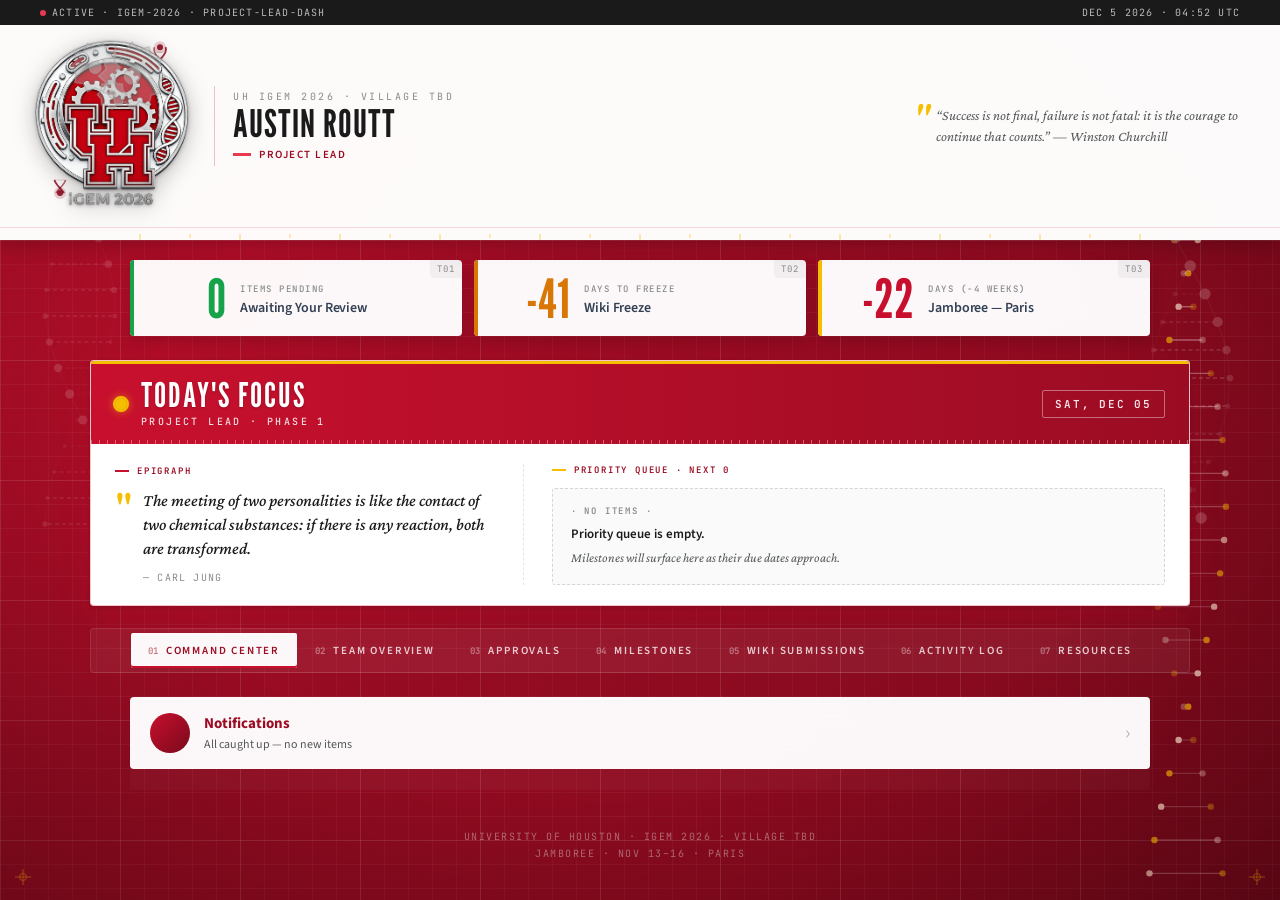
<file: project-lead.html>
<!DOCTYPE html>
<html lang="en">
<head>
    <meta charset="UTF-8">
    <meta name="viewport" content="width=device-width, initial-scale=1.0">
    <title>Project Lead Dashboard — UH iGEM 2026</title>
    <style>
        @import url('https://fonts.googleapis.com/css2?family=League+Gothic&family=Source+Sans+3:ital,wght@0,400;0,500;0,600;0,700;0,900;1,400;1,600&family=Crimson+Pro:ital,wght@0,400;0,500;0,600;0,700;1,400&family=JetBrains+Mono:wght@400;500;600&display=swap');
        :root {
            --scarlet: #C8102E;
            --scarlet-dark: #9B0C23;
            --scarlet-deep: #7A091B;
            --scarlet-mid: #D42A47;
            --scarlet-light: #E8394F;
            --scarlet-faint: #FDE8EC;
            --gold: #F6BE00;
            --gold-light: #FFF3CC;
            --gold-dark: #C49900;
            --white: #FFFFFF;
            --off-white: #FAFAFA;
            --cream: #FFF8F0;
            --warm-gray: #E8E3DB;
            --slate: #54585A;
            --slate-light: #888B8D;
            --slate-dark: #334155;
            --black: #1A1A1A;
            --emerald: #16A34A;
            --emerald-light: #DCFCE7;
            --amber: #D97706;
            --red-alarm: #DC2626;
            --indigo: #6366F1;
            --indigo-dark: #4F46E5;
            --purple: #8B5CF6;
            --purple-dark: #7C3AED;
            --bg-glass: rgba(255,255,255,0.95);
            --bg-glass-97: rgba(255,255,255,0.97);
            --shadow-1: 0 4px 16px rgba(0,0,0,0.10);
            --shadow-2: 0 8px 24px rgba(0,0,0,0.15);
            --font-display: 'League Gothic', 'Oswald', 'Impact', sans-serif;
            --font-sans: 'Source Sans 3', -apple-system, BlinkMacSystemFont, 'Segoe UI', Roboto, sans-serif;
            --font-serif: 'Crimson Pro', Georgia, serif;
            --font-mono: 'JetBrains Mono', ui-monospace, 'SF Mono', Menlo, monospace;
        }

        * { margin: 0; padding: 0; box-sizing: border-box; }
        html, body { width: 100%; height: 100%; overflow: hidden; }

        body {
            font-family: var(--font-sans);
            background: linear-gradient(135deg, var(--scarlet) 0%, var(--scarlet-dark) 40%, var(--scarlet-deep) 100%);
            background-attachment: fixed;
            color: var(--slate);
            display: flex; flex-direction: column;
        }

        /* Instrument Tape */
        .instrument-tape {
            background: #1A1A1A;
            padding: 6px 40px;
            display: flex;
            justify-content: space-between;
            align-items: center;
            font-family: var(--font-mono);
            font-size: 10px;
            letter-spacing: 1.2px;
            color: rgba(255,255,255,0.7);
            z-index: 100;
        }
        .instrument-tape .rec-dot {
            display: inline-block;
            width: 6px; height: 6px;
            border-radius: 50%;
            background: var(--scarlet-light);
            margin-right: 6px;
            animation: hdBlink 2s infinite;
        }
        @keyframes hdBlink { 0%,55%,100%{opacity:1} 60%,90%{opacity:0.3} }

        /* Signal Booth — feedback zone */
        .signal-booth{margin:32px 0 8px;padding:20px 24px;background:var(--cream);border:1px solid var(--warm-gray);border-radius:10px;display:flex;align-items:center;gap:16px}
        .signal-booth:hover{border-color:var(--gold);box-shadow:0 2px 12px rgba(246,190,0,0.10)}
        .signal-booth-icon{width:36px;height:36px;border-radius:8px;background:var(--gold-light);display:flex;align-items:center;justify-content:center;font-size:18px;flex-shrink:0}
        .signal-booth-body{flex:1;min-width:0}
        .signal-booth-title{font-family:var(--font-mono);font-size:10px;letter-spacing:1.5px;text-transform:uppercase;color:var(--slate);font-weight:600;margin-bottom:3px}
        .signal-booth-desc{font-size:13px;color:var(--slate-light);line-height:1.4}
        .signal-booth-btn{display:inline-flex;align-items:center;gap:6px;padding:7px 16px;border-radius:6px;background:var(--white);border:1px solid var(--warm-gray);font-family:var(--font-mono);font-size:11px;letter-spacing:0.5px;color:var(--slate);text-decoration:none;white-space:nowrap;transition:all 0.15s}
        .signal-booth-btn:hover{border-color:var(--scarlet);color:var(--scarlet-dark);background:var(--scarlet-faint)}

        /* Header wrapper — white glass panel */
        .header-wrap{position:sticky;top:0;z-index:10;background:rgba(255,255,255,0.98);backdrop-filter:blur(16px);box-shadow:0 6px 18px rgba(0,0,0,0.18)}

        /* Header */
        .header {
            padding: 0;
            background: transparent;
            box-shadow: none;
            border: none;
            display: flex;
            flex-direction: column;
            flex-shrink: 0;
            z-index: 100;
        }

        .header-main {
            padding: 14px 28px;
            max-width: none;
            margin: 0 auto;
            width: 100%;
            display: flex;
            align-items: center;
            justify-content: space-between;
        }

        .header-name {
            font-family: var(--font-display);
            font-size: 38px;
            text-transform: uppercase;
            line-height: 0.92;
            color: #1A1A1A;
            letter-spacing: 1px;
        }

        .header-role-line {
            display: flex;
            align-items: center;
            gap: 8px;
            margin-top: 6px;
        }

        .header-role-swatch {
            width: 18px;
            height: 3px;
            background: var(--scarlet-light);
        }

        .header-role-text {
            font-family: var(--font-sans);
            font-size: 11px;
            text-transform: uppercase;
            letter-spacing: 1.5px;
            color: var(--scarlet-dark);
            font-weight: 600;
        }

        .header-quote {
            font-family: var(--font-serif);
            font-size: 14px;
            font-style: italic;
            color: var(--slate);
            max-width: 340px;
            margin-top: 0;
            line-height: 1.5;
            position: relative;
            padding-left: 24px;
        }

        .header-quote::before {
            content: '"';
            position: absolute;
            left: 0;
            top: -8px;
            font-size: 44px;
            color: var(--gold);
            font-family: var(--font-serif);
            line-height: 1;
        }

        .ruler-bar {
            padding: 0;
            max-width: none;
            margin: 0;
            border-top: 1px solid rgba(200,16,46,0.15);
            width: 100%;
        }

        .ruler-bar svg {
            display: block;
            width: 100%;
            height: 12px;
        }

        .header-left-group{display:flex;align-items:center;gap:18px}
        .header-logo{height:168px;width:168px;object-fit:contain;filter:drop-shadow(0 4px 12px rgba(0,0,0,0.2)) drop-shadow(0 1px 2px rgba(0,0,0,0.3))}
        .header-mark-sep{width:1px;height:80px;background:rgba(200,16,46,0.25)}
        .header-kicker{font-family:var(--font-mono);font-size:10px;letter-spacing:2.5px;text-transform:uppercase;color:var(--slate-light);margin-bottom:3px}

        .header-left { display: none; }
        .header-title { display: none; }
        .header-right { display: none; }
        .motivational-quote { display: none; }
        .header-role { display: none; }
        .header-date { display: none; }

        /* Scrollable content */
        .main-scroll {
            flex: 1; overflow-y: auto; overflow-x: hidden;
            padding: 0 0 40px;
            scrollbar-width: thin; scrollbar-color: rgba(200,16,46,0.3) transparent;
        }


        /* Notification Widget */
        .notif-widget {
            background: var(--bg-glass-97);
            backdrop-filter: blur(12px);
            border-radius: 4px;
            padding: 14px 18px;
            display: flex;
            align-items: center;
            gap: 14px;
            cursor: pointer;
            transition: all 0.3s ease;
            border: 2px solid transparent;
            margin-bottom: 24px;
        }
        .notif-widget.has-new { border-color: var(--gold); box-shadow: 0 4px 24px rgba(246,190,0,0.25); }
        .notif-widget:hover { transform: translateY(-1px); box-shadow: 0 6px 24px rgba(0,0,0,0.15); }
        .notif-logo-wrap {
            position: relative; width: 40px; height: 40px; flex-shrink: 0;
            border-radius: 50%; background: linear-gradient(135deg, var(--scarlet) 0%, var(--scarlet-deep) 100%);
            display: flex; align-items: center; justify-content: center; overflow: hidden;
        }
        .notif-logo-wrap canvas { display: block; }
        .notif-badge {
            position: absolute; top: -4px; right: -4px; min-width: 18px; height: 18px; border-radius: 9px;
            background: var(--red-alarm); color: white; font-size: 10px; font-weight: 800;
            display: flex; align-items: center; justify-content: center; padding: 0 4px;
        }
        .notif-text { flex: 1; }
        .notif-text-title { font-size: 15px; font-weight: 700; color: var(--scarlet-dark); }
        .notif-text-sub { font-size: 12px; color: var(--slate); margin-top: 2px; }
        .notif-arrow { color: var(--slate); opacity: 0.4; font-size: 20px; }

        .notif-panel-overlay {
            position: fixed; top: 0; left: 0; width: 100%; height: 100%; z-index: 9999;
            background: rgba(0,0,0,0.4); display: none; justify-content: center; align-items: flex-start; padding-top: 100px;
        }
        .notif-panel-overlay.open { display: flex; }
        .notif-panel {
            background: white;
            border-radius: 4px;
            width: 90%;
            max-width: 540px;
            max-height: 70vh;
            overflow: hidden;
            box-shadow: 0 24px 64px rgba(0,0,0,0.3);
            display: flex;
            flex-direction: column;
        }
        .notif-panel-header {
            padding: 16px 20px; border-bottom: 1px solid rgba(0,0,0,0.08);
            display: flex; justify-content: space-between; align-items: center;
        }
        .notif-panel-header h3 { margin: 0; font-size: 16px; color: var(--scarlet-dark); }
        .notif-panel-actions { display: flex; gap: 8px; }
        .notif-panel-actions button {
            padding: 6px 12px;
            border: 1px solid rgba(0,0,0,0.1);
            border-radius: 4px;
            background: white;
            font-size: 12px;
            font-weight: 600;
            cursor: pointer;
            font-family: inherit;
        }
        .notif-panel-actions button:hover { background: rgba(200,16,46,0.06); border-color: var(--scarlet); }
        .notif-item {
            padding: 12px 20px; border-bottom: 1px solid rgba(0,0,0,0.04);
            display: flex; align-items: flex-start; gap: 12px; cursor: pointer; transition: background 0.2s;
        }
        .notif-item.unread { background: rgba(246,190,0,0.06); }
        .notif-item:hover { background: rgba(200,16,46,0.04); }
        .notif-item-icon {
            width: 32px;
            height: 32px;
            border-radius: 4px;
            display: flex;
            align-items: center;
            justify-content: center;
            font-size: 16px;
            flex-shrink: 0;
        }
        .notif-item-icon.approve { background: rgba(22,163,74,0.1); }
        .notif-item-icon.return { background: rgba(217,119,6,0.1); }
        .notif-item-icon.escalate { background: rgba(99,102,241,0.1); }
        .notif-item-icon.submit { background: rgba(200,16,46,0.1); }
        .notif-item-body { flex: 1; min-width: 0; }
        .notif-item-msg { font-size: 13px; color: #333; line-height: 1.4; }
        .notif-item-msg strong { color: var(--scarlet-dark); }
        .notif-item-time { font-size: 11px; color: var(--slate); margin-top: 3px; }
        .notif-empty { padding: 40px 20px; text-align: center; color: var(--slate); font-size: 13px; }

        /* Spacing below header */

        /* Countdown Grid */
        .countdown-grid {
            display: grid; grid-template-columns: repeat(3, 1fr); gap: 12px;
            max-width: 1100px; margin: 0 auto 24px; padding: 20px 40px 0;
        }
        .countdown-card {
            background: rgba(255,255,255,0.97);
            backdrop-filter: blur(12px);
            border-radius: 4px;
            padding: 16px 18px 14px;
            position: relative;
            overflow: hidden;
            cursor: pointer;
            box-shadow: 0 4px 14px rgba(0,0,0,0.14);
            transition: all 0.3s ease;
            display: flex; align-items: center; gap: 14px;
        }
        .countdown-card:hover { transform: translateY(-2px); box-shadow: 0 6px 20px rgba(0,0,0,0.18); }
        .countdown-card .accent-bar { position: absolute; top: 0; bottom: 0; left: 0; width: 4px; }
        .countdown-card .specimen-tag {
            position: absolute; top: 0; right: 0;
            font-family: var(--font-mono); font-size: 9px; letter-spacing: 1px;
            padding: 3px 7px; color: var(--slate-light); text-transform: uppercase;
            white-space: nowrap; font-variant-numeric: tabular-nums;
            border-bottom-left-radius: 4px; background: rgba(0,0,0,0.04);
        }
        .countdown-card .big-num {
            font-family: var(--font-display);
            font-size: 54px;
            font-weight: 400;
            line-height: 0.85;
            min-width: 78px; text-align: right;
            font-feature-settings: 'tnum' 1;
        }
        .countdown-card .card-info { flex: 1; min-width: 0; padding-top: 4px; }
        .countdown-card .sub {
            font-family: var(--font-mono);
            font-size: 9px;
            color: var(--slate-light);
            text-transform: uppercase;
            letter-spacing: 1.5px; font-weight: 500;
        }
        .countdown-card .label {
            font-family: var(--font-sans);
            font-size: 14px;
            font-weight: 600;
            color: var(--slate-dark);
            margin-top: 3px; letter-spacing: -0.1px;
        }
        .countdown-card.alarm { box-shadow: 0 0 0 2px var(--red-alarm), 0 4px 14px rgba(220,38,38,0.25); }
        .countdown-card.alarm .specimen-tag { background: var(--red-alarm); color: #fff; }

        /* Tabs */
        .tabs-container {
            background: rgba(255,255,255,0.06);
            border: 1px solid rgba(255,255,255,0.12);
            border-radius: 4px;
            padding: 4px;
            display: flex;
            gap: 2px;
            max-width: 1100px;
            margin: 0 auto 24px;
            padding-left: 40px;
            padding-right: 40px;
        }
        .tab-button {
            position: relative; flex: 1 1 auto; min-width: 110px;
            padding: 10px 14px;
            border: none;
            background: transparent;
            color: rgba(255,255,255,0.78);
            font-family: var(--font-sans);
            font-weight: 600;
            font-size: 11px;
            letter-spacing: 1.8px;
            text-transform: uppercase;
            border-radius: 2px;
            cursor: pointer;
            transition: background 0.2s, color 0.2s;
        }
        .tab-button .tab-num {
            font-family: var(--font-mono);
            font-size: 9px; opacity: 0.55; margin-right: 8px; letter-spacing: 0;
        }
        .tab-button:hover { background: rgba(255,255,255,0.1); color: white; }
        .tab-button.active {
            background: rgba(255,255,255,0.97);
            color: var(--scarlet-dark);
            box-shadow: inset 0 -2px 0 var(--scarlet);
        }

        /* Tab content */
        .content-area {
            max-width: 1100px;
            margin: 0 auto;
            padding: 0 40px;
        }
        .tab-content {
            display: none;
            background: rgba(255,255,255,0.03);
            border-radius: 4px;
        }
        .tab-content.active { display: block; }

        /* Section headers */
        .section-header {
            display: flex;
            align-items: center;
            gap: 12px;
            margin-bottom: 16px;
            color: white;
        }
        .section-index {
            font-family: var(--font-mono);
            font-size: 12px;
            color: var(--gold);
            letter-spacing: 1px;
        }
        .section-label {
            font-family: var(--font-sans);
            font-size: 16px;
            font-weight: 700;
            color: white;
            text-transform: uppercase;
            letter-spacing: 0.5px;
        }
        .section-rule {
            flex: 1;
            height: 1px;
            background: linear-gradient(90deg, var(--gold), transparent);
        }
        .section-note {
            font-family: var(--font-mono);
            font-size: 10px;
            color: rgba(255,255,255,0.5);
            letter-spacing: 1px;
            text-transform: uppercase;
        }

        /* Team Pulse */
        .pulse-row {
            display: grid; grid-template-columns: repeat(auto-fit, minmax(180px, 1fr));
            gap: 14px; margin-bottom: 32px;
        }
        .pulse-card {
            background: var(--bg-glass-97);
            backdrop-filter: blur(12px);
            border-radius: 4px;
            padding: 18px;
            cursor: pointer;
            transition: all 0.3s ease;
            border: 3px solid transparent;
            position: relative;
        }
        .pulse-card:hover { transform: translateY(-3px); box-shadow: var(--shadow-2); }
        .pulse-card.hp { border-color: var(--scarlet); }
        .pulse-card.wiki { border-color: var(--indigo); }
        .pulse-card.wetlab { border-color: var(--emerald); }
        .pulse-card.modeling { border-color: var(--amber); }
        .pulse-card.outreach { border-color: var(--purple); }
        .pulse-card.coord { border-color: var(--gold); }
        .pulse-emoji { font-size: 26px; }
        .pulse-name { font-weight: 700; font-size: 14px; color: var(--scarlet-dark); }
        .pulse-role { font-size: 11px; color: var(--slate-light); font-weight: 600; }
        .progress-bar { width: 100%; height: 8px; background: rgba(0,0,0,0.08); border-radius: 4px; overflow: hidden; margin: 10px 0 6px; }
        .progress-fill { height: 100%; border-radius: 4px; transition: width 0.6s ease; }
        .pulse-stat { font-size: 11px; color: var(--slate); font-weight: 600; }
        .pulse-phase { font-size: 11px; color: var(--scarlet); font-weight: 600; margin-top: 6px; }
        .pulse-pending-badge {
            position: absolute; top: -5px; right: -5px;
            background: var(--amber); color: white; font-size: 10px; font-weight: 800;
            min-width: 20px; height: 20px; border-radius: 4px;
            display: flex; align-items: center; justify-content: center; padding: 0 5px;
        }

        /* Milestone Timeline */
        .milestone-section { margin-bottom: 32px; }
        .milestone-track {
            position: relative; padding-left: 28px;
        }
        .milestone-line {
            position: absolute; left: 10px; top: 0; bottom: 0; width: 3px;
            background: linear-gradient(180deg, var(--scarlet) 0%, var(--gold) 40%, var(--emerald) 100%);
            border-radius: 2px;
        }
        .milestone-item {
            position: relative;
            margin-bottom: 14px;
            padding: 14px 18px;
            background: var(--bg-glass-97);
            backdrop-filter: blur(12px);
            border-radius: 4px;
            border: 1px solid rgba(0,0,0,0.06);
            transition: all 0.2s;
        }
        .milestone-item:hover { box-shadow: 0 4px 16px rgba(0,0,0,0.08); }
        .milestone-item.past { opacity: 0.5; }
        .milestone-item.current { border-left: 4px solid var(--scarlet); }
        .milestone-item.upcoming { border-left: 4px solid var(--gold); }
        .milestone-dot {
            position: absolute; left: -23px; top: 18px; width: 12px; height: 12px;
            border-radius: 50%; border: 3px solid white; box-shadow: 0 1px 4px rgba(0,0,0,0.2);
        }
        .milestone-dot.done { background: var(--emerald); }
        .milestone-dot.active { background: var(--scarlet); }
        .milestone-dot.future { background: var(--gold); }
        .milestone-title { font-weight: 700; font-size: 14px; color: var(--scarlet-dark); }
        .milestone-date { font-size: 11px; color: var(--slate-light); font-weight: 600; margin-top: 2px; }
        .milestone-desc { font-size: 12px; color: var(--slate); margin-top: 4px; line-height: 1.4; }

        /* Review Queue */
        .review-card {
            background: var(--bg-glass-97);
            border-radius: 4px;
            padding: 16px;
            margin-bottom: 10px;
            border-left: 4px solid var(--amber);
            display: flex;
            justify-content: space-between;
            align-items: center;
        }
        .review-card .task-info { flex: 1; }
        .review-card .task-name { font-weight: 700; font-size: 13px; color: var(--scarlet-dark); }
        .review-card .task-lead { font-size: 11px; color: var(--slate); margin-top: 2px; }
        .review-card .task-date { font-size: 11px; color: var(--amber); font-weight: 600; margin-top: 2px; }
        .btn {
            padding: 8px 16px;
            border: none;
            border-radius: 4px;
            font-size: 12px;
            font-weight: 700;
            cursor: pointer;
            font-family: inherit;
            transition: all 0.2s;
        }
        .btn-approve { background: var(--emerald); color: white; }
        .btn-approve:hover { background: #15803d; }
        .btn-view { background: rgba(200,16,46,0.1); color: var(--scarlet); }
        .btn-view:hover { background: rgba(200,16,46,0.2); }
        .btn-secondary { background: rgba(0,0,0,0.06); color: var(--slate); }

        /* Overall Progress Card */
        .overall-progress {
            background: var(--bg-glass-97);
            backdrop-filter: blur(12px);
            border-radius: 4px;
            padding: 24px;
            margin-bottom: 28px;
            border: 2px solid var(--scarlet);
        }
        .overall-bar { width: 100%; height: 16px; background: rgba(0,0,0,0.08); border-radius: 4px; overflow: hidden; margin: 12px 0; }
        .overall-fill { height: 100%; border-radius: 4px; background: linear-gradient(90deg, var(--scarlet), var(--gold), var(--emerald)); transition: width 0.8s ease; }

        /* Calendar */
        .cal-nav { display: flex; justify-content: space-between; align-items: center; margin-bottom: 16px; }
        .cal-nav-btn {
            background: rgba(255,255,255,0.15);
            border: none;
            color: white;
            font-size: 18px;
            font-weight: 700;
            width: 36px;
            height: 36px;
            border-radius: 4px;
            cursor: pointer;
            transition: all 0.2s;
        }
        .cal-nav-btn:hover { background: rgba(255,255,255,0.25); }
        .cal-month-header { font-size: 18px; font-weight: 800; color: white; }
        .cal-grid {
            display: grid; grid-template-columns: repeat(7, 1fr); gap: 3px; margin-bottom: 24px;
        }
        .cal-day-header { text-align: center; font-size: 11px; font-weight: 700; color: rgba(255,255,255,0.5); padding: 6px; }
        .cal-day {
            padding: 6px 4px;
            font-size: 12px;
            border-radius: 4px;
            background: rgba(255,255,255,0.95);
            min-height: 72px;
            position: relative;
            cursor: default;
            display: flex;
            flex-direction: column;
        }
        .cal-day.clickable { cursor: pointer; }
        .cal-day.clickable:hover { box-shadow: 0 4px 12px rgba(0,0,0,0.15); transform: translateY(-1px); }
        .cal-day-num { font-weight: 600; margin-bottom: 2px; text-align: center; }
        .cal-day.today { background: var(--scarlet); color: white; font-weight: 700; }
        .cal-day.today .cal-event-label { color: rgba(255,255,255,0.9); }
        .cal-day.empty { background: transparent; min-height: 0; }
        .cal-event-label {
            font-size: 9px; font-weight: 600; line-height: 1.2; padding: 1px 3px; border-radius: 3px;
            margin-top: 1px; overflow: hidden; white-space: nowrap; text-overflow: ellipsis;
        }
        .cal-event-label.milestone { background: rgba(200,16,46,0.15); color: var(--scarlet-dark); }
        .cal-event-label.hp { background: rgba(200,16,46,0.10); color: #9B0C23; }
        .cal-event-label.wiki { background: rgba(99,102,241,0.12); color: var(--indigo); }
        .cal-event-label.wetlab { background: rgba(22,163,74,0.12); color: var(--emerald); }
        .cal-event-label.modeling { background: rgba(217,119,6,0.12); color: var(--amber); }
        .cal-event-label.outreach { background: rgba(124,58,237,0.12); color: var(--purple); }
        .cal-event-label.team { background: rgba(246,190,0,0.15); color: #9B7B00; }
        .cal-day.today .cal-event-label.milestone,
        .cal-day.today .cal-event-label.hp,
        .cal-day.today .cal-event-label.wiki,
        .cal-day.today .cal-event-label.wetlab,
        .cal-day.today .cal-event-label.modeling,
        .cal-day.today .cal-event-label.outreach,
        .cal-day.today .cal-event-label.team { background: rgba(255,255,255,0.2); color: white; }

        /* Calendar Overlay */
        .cal-overlay { position: fixed; top: 0; left: 0; right: 0; bottom: 0; background: rgba(0,0,0,0.6); backdrop-filter: blur(8px); z-index: 9999; display: flex; align-items: center; justify-content: center; }
        .cal-overlay-card {
            background: white;
            border-radius: 4px;
            padding: 28px;
            max-width: 480px;
            width: 90%;
            max-height: 80vh;
            overflow-y: auto;
            box-shadow: 0 20px 60px rgba(0,0,0,0.3);
        }
        .cal-overlay-date { font-size: 14px; font-weight: 700; color: var(--scarlet); margin-bottom: 16px; }
        .cal-overlay-item {
            padding: 14px;
            border-radius: 4px;
            margin-bottom: 10px;
            border: 1px solid rgba(0,0,0,0.06);
        }
        .cal-overlay-item .item-title { font-size: 15px; font-weight: 700; color: var(--scarlet-dark); margin-bottom: 4px; }
        .cal-overlay-item .item-desc { font-size: 13px; color: var(--slate); margin-bottom: 6px; }
        .cal-overlay-item .item-owner {
            font-size: 11px;
            font-weight: 600;
            text-transform: uppercase;
            letter-spacing: 0.5px;
            padding: 3px 8px;
            border-radius: 4px;
            display: inline-block;
            margin-bottom: 6px;
        }
        .cal-overlay-item .item-owner.hp { background: rgba(200,16,46,0.10); color: var(--scarlet); }
        .cal-overlay-item .item-owner.wiki { background: rgba(99,102,241,0.12); color: var(--indigo); }
        .cal-overlay-item .item-owner.wetlab { background: rgba(22,163,74,0.12); color: var(--emerald); }
        .cal-overlay-item .item-owner.modeling { background: rgba(217,119,6,0.12); color: var(--amber); }
        .cal-overlay-item .item-owner.outreach { background: rgba(124,58,237,0.12); color: var(--purple); }
        .cal-overlay-item .item-owner.team { background: rgba(246,190,0,0.15); color: #9B7B00; }
        .cal-overlay-item .item-owner.milestone { background: rgba(200,16,46,0.15); color: var(--scarlet-dark); }
        .cal-overlay-item .item-link { font-size: 12px; color: var(--scarlet); text-decoration: none; font-weight: 600; }
        .cal-overlay-item .item-link:hover { text-decoration: underline; }
        .cal-overlay-close { position: absolute; top: 16px; right: 16px; background: none; border: none; font-size: 24px; cursor: pointer; color: var(--slate); }

        /* Activity Log */
        .activity-timeline-line {
            position: absolute; left: 12px; top: 0; bottom: 0; width: 2px;
            background: linear-gradient(180deg, var(--scarlet) 0%, var(--gold) 50%, var(--emerald) 100%);
        }
        .activity-entry {
            position: relative;
            margin-bottom: 12px;
            padding: 12px 14px;
            background: rgba(255,255,255,0.95);
            border-radius: 4px;
            border: 1px solid rgba(0,0,0,0.06);
            transition: all 0.2s;
        }
        .activity-entry:hover { box-shadow: 0 4px 12px rgba(0,0,0,0.08); transform: translateX(3px); }
        .activity-dot {
            position: absolute; left: -24px; top: 16px; width: 12px; height: 12px;
            border-radius: 50%; border: 2px solid white; box-shadow: 0 1px 3px rgba(0,0,0,0.2);
        }
        .activity-dot.hp { background: var(--scarlet); }
        .activity-dot.coord { background: var(--gold); }
        .activity-dot.wiki { background: var(--indigo); }
        .activity-dot.wetlab { background: var(--emerald); }
        .activity-dot.modeling { background: var(--amber); }
        .activity-dot.lead { background: var(--scarlet-dark); }
        .activity-source-tag {
            font-size: 10px;
            font-weight: 700;
            text-transform: uppercase;
            letter-spacing: 0.5px;
            padding: 2px 7px;
            border-radius: 4px;
        }
        .activity-source-tag.hp { background: rgba(200,16,46,0.12); color: var(--scarlet); }
        .activity-source-tag.coord { background: rgba(246,190,0,0.15); color: #b8940e; }
        .activity-source-tag.wiki { background: rgba(99,102,241,0.12); color: var(--indigo); }
        .activity-source-tag.lead { background: rgba(155,12,35,0.12); color: var(--scarlet-dark); }
        .activity-date-group {
            font-size: 12px;
            font-weight: 700;
            color: white;
            margin: 20px 0 10px -28px;
            padding: 4px 14px;
            background: rgba(255,255,255,0.15);
            border-radius: 4px;
            display: inline-block;
            text-shadow: 0 1px 2px rgba(0,0,0,0.2);
        }

        /* Resources */
        .resource-link {
            display: flex;
            align-items: center;
            gap: 10px;
            padding: 12px 16px;
            background: rgba(255,255,255,0.95);
            border-radius: 4px;
            margin-bottom: 8px;
            text-decoration: none;
            color: var(--scarlet-dark);
            font-weight: 600;
            font-size: 13px;
            transition: all 0.2s;
            border: 1px solid rgba(0,0,0,0.06);
        }
        .resource-link:hover { box-shadow: 0 4px 12px rgba(0,0,0,0.08); transform: translateX(3px); }

        /* Wiki Submissions Panel */
        .wiki-submissions-panel {
            background: rgba(255,255,255,0.97);
            border-radius: 4px;
            padding: 20px;
            margin-bottom: 24px;
            border-left: 4px solid var(--scarlet);
        }
        .wiki-submissions-title {
            font-size: 15px; font-weight: 700; color: var(--scarlet); margin-bottom: 14px;
            display: flex; align-items: center; gap: 8px;
        }
        .wiki-upload-zone {
            border: 2px dashed var(--scarlet);
            border-radius: 4px;
            padding: 24px;
            text-align: center;
            cursor: pointer;
            transition: all 0.2s;
            background: rgba(200,16,46,0.04);
        }
        .wiki-upload-zone:hover {
            background: rgba(200,16,46,0.08); border-color: var(--scarlet-dark);
        }
        .wiki-upload-zone.drag-over {
            background: rgba(200,16,46,0.12); border-color: var(--scarlet-dark);
        }
        .wiki-upload-icon { font-size: 32px; margin-bottom: 8px; }
        .wiki-upload-text { font-size: 13px; color: var(--slate); margin-bottom: 4px; }
        .wiki-upload-note { font-size: 11px; color: var(--slate-light); }
        .wiki-file-input { display: none; }
        .wiki-staged-files {
            margin-top: 12px; padding-top: 12px; border-top: 1px solid rgba(0,0,0,0.06);
        }
        .wiki-file-item {
            display: flex; align-items: center; justify-content: space-between;
            padding: 8px 0; font-size: 13px;
        }
        .wiki-file-name { color: var(--slate); flex: 1; }
        .wiki-file-remove {
            color: var(--slate-light); cursor: pointer; font-size: 11px; font-weight: 600;
            transition: color 0.2s;
        }
        .wiki-file-remove:hover { color: var(--red-alarm); }
        .wiki-submit-btn {
            width: 100%;
            padding: 10px;
            margin-top: 12px;
            background: var(--scarlet);
            color: white;
            border: none;
            border-radius: 4px;
            font-weight: 600;
            font-size: 13px;
            cursor: pointer;
            transition: all 0.2s;
        }
        .wiki-submit-btn:hover { background: var(--scarlet-dark); transform: translateY(-1px); }
        .wiki-submit-btn:disabled { opacity: 0.5; cursor: not-allowed; }
        .wiki-submit-btn.emerald { background: var(--emerald); }
        .wiki-submit-btn.emerald:hover { background: #15803d; }
        .wiki-submissions-note {
            font-size: 11px; color: var(--slate-light); margin-top: 10px; font-style: italic;
        }
        .wiki-status-item {
            background: rgba(255,255,255,0.95);
            border-radius: 4px;
            padding: 12px;
            margin-bottom: 8px;
            border-left: 3px solid var(--slate-light);
        }
        .wiki-status-item.pending { border-left-color: var(--amber); }
        .wiki-status-item.approved { border-left-color: var(--emerald); }
        .wiki-status-item.returned { border-left-color: var(--red-alarm); }
        .wiki-status-header { display: flex; align-items: center; justify-content: space-between; }
        .wiki-status-filename { font-weight: 600; color: var(--slate); font-size: 13px; }
        .wiki-status-badge {
            padding: 3px 8px; border-radius: 4px; font-size: 11px; font-weight: 600;
        }
        .wiki-status-badge.pending { background: rgba(217,119,6,0.15); color: var(--amber); }
        .wiki-status-badge.approved { background: rgba(22,163,74,0.15); color: var(--emerald); }
        .wiki-status-badge.returned { background: rgba(220,38,38,0.15); color: var(--red-alarm); }
        .wiki-status-date { font-size: 11px; color: var(--slate-light); margin-top: 4px; }
        .wiki-status-feedback { font-size: 11px; color: var(--red-alarm); margin-top: 4px; }
        .wiki-no-submissions { font-size: 12px; color: var(--slate-light); padding: 16px; text-align: center; }

        /* Team Members Section */
        .team-section { margin-top: 32px; margin-bottom: 32px; }
        .team-grid {
            display: grid; grid-template-columns: repeat(auto-fill, minmax(140px, 1fr));
            gap: 12px; margin-top: 16px;
        }
        .team-card {
            background: rgba(255,255,255,0.95);
            backdrop-filter: blur(12px);
            border-radius: 4px;
            padding: 16px;
            cursor: pointer;
            transition: all 0.3s ease;
            border: 2px solid transparent;
            text-align: center;
            position: relative;
            display: flex;
            flex-direction: column;
            align-items: center;
        }
        .team-card:hover {
            transform: translateY(-4px); box-shadow: 0 8px 24px rgba(0,0,0,0.15);
            border-color: var(--scarlet);
        }
        .team-emoji {
            width: 48px; height: 48px; border-radius: 50%;
            background: linear-gradient(135deg, #F5F0E8, #E8DDD0);
            border: 1.5px solid #C4A882;
            display: flex; align-items: center; justify-content: center;
            font-size: 22px; margin-bottom: 8px;
            box-shadow: inset 0 1px 3px rgba(93,64,55,0.1);
        }
        .team-name { font-weight: 700; font-size: 13px; color: var(--scarlet-dark); margin-bottom: 3px; }
        .team-role { font-size: 10px; color: var(--slate-light); font-weight: 600; margin-bottom: 10px; }
        .team-msg-btn {
            background: var(--scarlet);
            color: white;
            border: none;
            border-radius: 4px;
            padding: 6px 12px;
            font-size: 11px;
            font-weight: 600;
            cursor: pointer;
            transition: all 0.2s;
            width: 100%;
        }
        .team-msg-btn:hover { background: var(--scarlet-dark); transform: translateY(-1px); }

        /* Message Modal */
        .msg-modal-overlay {
            position: fixed; top: 0; left: 0; width: 100%; height: 100%; z-index: 10000;
            background: rgba(0,0,0,0.5); display: none; justify-content: center; align-items: center;
        }
        .msg-modal-overlay.open { display: flex; }
        .msg-modal {
            background: white;
            border-radius: 4px;
            width: 90%;
            max-width: 480px;
            box-shadow: 0 24px 64px rgba(0,0,0,0.3);
            display: flex;
            flex-direction: column;
            overflow: hidden;
        }
        .msg-modal-header {
            padding: 20px; border-bottom: 1px solid rgba(0,0,0,0.08);
            display: flex; justify-content: space-between; align-items: center;
        }
        .msg-modal-title {
            font-size: 16px; font-weight: 800; color: var(--scarlet-dark); margin: 0;
        }
        .msg-modal-close {
            background: none; border: none; font-size: 24px; cursor: pointer; color: var(--slate);
            transition: color 0.2s;
        }
        .msg-modal-close:hover { color: var(--scarlet); }
        .msg-modal-body { padding: 20px; flex: 1; overflow-y: auto; }
        .msg-recipient {
            display: flex;
            align-items: center;
            gap: 12px;
            margin-bottom: 16px;
            padding: 12px;
            background: rgba(200,16,46,0.06);
            border-radius: 4px;
        }
        .msg-recipient-emoji { font-size: 28px; }
        .msg-recipient-info { flex: 1; }
        .msg-recipient-name { font-weight: 700; font-size: 14px; color: var(--scarlet-dark); }
        .msg-recipient-role { font-size: 11px; color: var(--slate-light); margin-top: 2px; }
        .msg-input-group { display: flex; flex-direction: column; gap: 8px; }
        .msg-input-label { font-size: 12px; font-weight: 700; color: var(--slate); }
        .msg-textarea {
            border: 1px solid rgba(0,0,0,0.1);
            border-radius: 4px;
            padding: 12px;
            font-family: inherit;
            font-size: 13px;
            color: var(--slate);
            resize: vertical;
            min-height: 100px;
            transition: border-color 0.2s;
        }
        .msg-textarea:focus { outline: none; border-color: var(--scarlet); }
        .msg-modal-footer {
            padding: 16px 20px; border-top: 1px solid rgba(0,0,0,0.08);
            display: flex; gap: 8px; justify-content: flex-end;
        }
        .msg-btn {
            padding: 8px 16px;
            border: none;
            border-radius: 4px;
            font-size: 13px;
            font-weight: 600;
            cursor: pointer;
            transition: all 0.2s;
            font-family: inherit;
        }
        .msg-btn-send {
            background: var(--scarlet); color: white;
        }
        .msg-btn-send:hover { background: var(--scarlet-dark); }
        .msg-btn-cancel {
            background: rgba(0,0,0,0.06); color: var(--slate);
        }
        .msg-btn-cancel:hover { background: rgba(0,0,0,0.1); }

        /* Responsive */
        @media (max-width: 900px) { .countdown-grid { grid-template-columns: repeat(2, 1fr); } .pulse-row { grid-template-columns: repeat(2, 1fr); } }
        @media (max-width: 600px) { .countdown-grid { grid-template-columns: 1fr; } .pulse-row { grid-template-columns: 1fr; } .header { padding: 16px 20px; } .content-area { padding: 0 16px; } }

        /* === DnaBackdrop === */
        .dna-backdrop{position:fixed;inset:0;pointer-events:none;z-index:0;overflow:hidden}
        .dna-grid{position:absolute;inset:0;background-image:linear-gradient(rgba(255,255,255,0.045) 1px,transparent 1px),linear-gradient(90deg,rgba(255,255,255,0.045) 1px,transparent 1px),linear-gradient(rgba(255,255,255,0.08) 1px,transparent 1px),linear-gradient(90deg,rgba(255,255,255,0.08) 1px,transparent 1px);background-size:24px 24px,24px 24px,120px 120px,120px 120px}
        .dna-vignette{position:absolute;inset:0;background:radial-gradient(ellipse at center,transparent 0%,transparent 55%,rgba(0,0,0,0.28) 100%)}
        .dna-helix-svg{position:absolute;right:24px;top:40px;opacity:0.62;filter:drop-shadow(0 2px 10px rgba(0,0,0,0.25))}
        .reg-mark{position:absolute;opacity:0.35}
    
/* Yellow dot pulse animation */
@keyframes focusDotPulse {
  0% { box-shadow: 0 0 6px var(--gold), 0 0 12px rgba(246,190,0,0.4); transform: scale(1); }
  50% { box-shadow: 0 0 14px var(--gold), 0 0 28px rgba(246,190,0,0.5); transform: scale(1.15); }
  100% { box-shadow: 0 0 6px var(--gold), 0 0 12px rgba(246,190,0,0.4); transform: scale(1); }
}
@keyframes focusDotPing {
  0% { transform: scale(1); opacity: 0.7; }
  100% { transform: scale(2.5); opacity: 0; }
}

        /* CRISPR strand canvas in header */
        .header-wrap{position:relative;overflow:hidden}
        #crispr-header-canvas{position:absolute;top:0;left:0;width:100%;height:100%;pointer-events:none;z-index:1}
        .header-main{position:relative;z-index:2}
        .instrument-tape{position:relative;z-index:3}
        .ruler-bar{position:relative;z-index:2}
    </style>
</head>
<body>

    <!-- DnaBackdrop -->
    <div class="dna-backdrop">
      <div class="dna-grid"></div>
      <div class="dna-vignette"></div>
      <svg class="dna-helix-svg" id="bg-helix" width="140" height="900"></svg>
      <svg class="reg-mark" style="top:14px;left:14px" width="18" height="18" viewBox="0 0 18 18"><line x1="9" y1="1" x2="9" y2="17" stroke="#F6BE00" stroke-width="1"/><line x1="1" y1="9" x2="17" y2="9" stroke="#F6BE00" stroke-width="1"/><circle cx="9" cy="9" r="3.5" fill="none" stroke="#F6BE00" stroke-width="1"/></svg>
      <svg class="reg-mark" style="top:14px;right:14px" width="18" height="18" viewBox="0 0 18 18"><line x1="9" y1="1" x2="9" y2="17" stroke="#F6BE00" stroke-width="1"/><line x1="1" y1="9" x2="17" y2="9" stroke="#F6BE00" stroke-width="1"/><circle cx="9" cy="9" r="3.5" fill="none" stroke="#F6BE00" stroke-width="1"/></svg>
      <svg class="reg-mark" style="bottom:14px;left:14px" width="18" height="18" viewBox="0 0 18 18"><line x1="9" y1="1" x2="9" y2="17" stroke="#F6BE00" stroke-width="1"/><line x1="1" y1="9" x2="17" y2="9" stroke="#F6BE00" stroke-width="1"/><circle cx="9" cy="9" r="3.5" fill="none" stroke="#F6BE00" stroke-width="1"/></svg>
      <svg class="reg-mark" style="bottom:14px;right:14px" width="18" height="18" viewBox="0 0 18 18"><line x1="9" y1="1" x2="9" y2="17" stroke="#F6BE00" stroke-width="1"/><line x1="1" y1="9" x2="17" y2="9" stroke="#F6BE00" stroke-width="1"/><circle cx="9" cy="9" r="3.5" fill="none" stroke="#F6BE00" stroke-width="1"/></svg>
    </div>

    <!-- SVG Background Elements -->
    <div style="position:fixed;top:0;left:0;width:100%;height:100%;pointer-events:none;z-index:0;overflow:hidden">
      <svg id="dnaHelix" style="position:absolute;right:20px;top:60px;opacity:0.18" width="140" height="500"></svg>
      <svg id="dnaHelixLeft" style="position:absolute;left:20px;top:150px;opacity:0.15" width="120" height="400"></svg>
    </div>

    <!-- Header wrapper -->
    <div class="header-wrap">
      <canvas id="crispr-header-canvas"></canvas>
      <!-- Instrument Tape -->
      <div class="instrument-tape">
          <div>
              <span class="rec-dot"></span>ACTIVE · IGEM-2026 · PROJECT-LEAD-DASH
          </div>
          <div id="tape-timestamp">APR 19 2026 · 09:41 CST</div>
      </div>

      <!-- Header -->
      <div class="header">
        <div class="header-left">
            <img src="[data-uri]" style="height:60px;filter:drop-shadow(0 2px 6px rgba(0,0,0,0.3))" alt="UH iGEM 2026">
            <div class="header-title">
                <h1>Project Lead Dashboard</h1>
                <p>Austin Routt — Project Lead • UH iGEM 2026</p>
            </div>
        </div>
        <div class="header-main">
          <div class="header-left-group">
            <img src="assets/uh-igem-logo.png?v=4" class="header-logo" alt="UH iGEM">
            <div class="header-mark-sep"></div>
            <div>
              <div class="header-kicker">UH iGEM 2026 · Village TBD</div>
              <div class="header-name">Austin Routt</div>
              <div class="header-role-line">
                <div class="header-role-swatch"></div>
                <div class="header-role-text">PROJECT LEAD</div>
              </div>
            </div>
          </div>
          <div class="header-quote" id="quote-text">Loading insight...</div>
        </div>
        <div class="ruler-bar">
            <svg viewBox="0 0 1000 12" preserveAspectRatio="xMidYMid meet">
                <g stroke="var(--gold)" stroke-width="1" opacity="0.6">
                    <line x1="0" y1="6" x2="0" y2="12" />
                    <line x1="50" y1="6" x2="50" y2="10" />
                    <line x1="100" y1="6" x2="100" y2="12" />
                    <line x1="150" y1="6" x2="150" y2="10" />
                    <line x1="200" y1="6" x2="200" y2="12" />
                    <line x1="250" y1="6" x2="250" y2="10" />
                    <line x1="300" y1="6" x2="300" y2="12" />
                    <line x1="350" y1="6" x2="350" y2="10" />
                    <line x1="400" y1="6" x2="400" y2="12" />
                    <line x1="450" y1="6" x2="450" y2="10" />
                    <line x1="500" y1="6" x2="500" y2="12" />
                    <line x1="550" y1="6" x2="550" y2="10" />
                    <line x1="600" y1="6" x2="600" y2="12" />
                    <line x1="650" y1="6" x2="650" y2="10" />
                    <line x1="700" y1="6" x2="700" y2="12" />
                    <line x1="750" y1="6" x2="750" y2="10" />
                    <line x1="800" y1="6" x2="800" y2="12" />
                    <line x1="850" y1="6" x2="850" y2="10" />
                    <line x1="900" y1="6" x2="900" y2="12" />
                    <line x1="950" y1="6" x2="950" y2="10" />
                    <line x1="1000" y1="6" x2="1000" y2="12" />
                </g>
            </svg>
        </div>
      </div>
    </div>

    <!-- Scrollable Content -->
    <div class="main-scroll">

        <!-- Countdown Grid -->
        <div class="countdown-grid" id="countdown-grid"></div>

        <!-- Today's Snapshot -->
        <div id="today-snapshot"></div>

        <!-- Tab Navigation -->
        <div class="tabs-container">
            <button class="tab-button active" data-tab="command-center"><span class="tab-num">01</span>Command Center</button>
            <button class="tab-button" data-tab="team-overview"><span class="tab-num">02</span>Team Overview</button>
            <button class="tab-button" data-tab="approvals"><span class="tab-num">03</span>Approvals</button>
            <button class="tab-button" data-tab="milestones"><span class="tab-num">04</span>Milestones</button>
            <button class="tab-button" data-tab="wiki-submissions"><span class="tab-num">05</span>Wiki Submissions</button>
            <button class="tab-button" data-tab="activity-log"><span class="tab-num">06</span>Activity Log</button>
            <button class="tab-button" data-tab="resources"><span class="tab-num">07</span>Resources</button>
        </div>

        <!-- Content Area -->
        <div class="content-area">

            <!-- Command Center -->
            <div id="command-center" class="tab-content active">

                <!-- Notification Widget -->
                <div id="notif-widget" class="notif-widget" onclick="openNotifPanel()" style="display:none;">
                    <div class="notif-logo-wrap">
                        <canvas id="helix-canvas" width="96" height="96" style="width:40px;height:40px;"></canvas>
                        <div class="notif-badge" id="notif-badge" style="display:none;">0</div>
                    </div>
                    <div class="notif-text">
                        <div class="notif-text-title" id="notif-title">New Items to Address</div>
                        <div class="notif-text-sub" id="notif-subtitle">Click to review</div>
                    </div>
                    <div class="notif-arrow">›</div>
                </div>

                <!-- Notification Panel Overlay -->
                <div class="notif-panel-overlay" id="notif-panel-overlay" onclick="if(event.target===this)closeNotifPanel()">
                    <div class="notif-panel">
                        <div class="notif-panel-header">
                            <h3>Notifications</h3>
                            <div class="notif-panel-actions">
                                <button onclick="markAllNotifsRead()">Mark All Read</button>
                                <button onclick="closeNotifPanel()">Close</button>
                            </div>
                        </div>
                        <div id="notif-list" style="overflow-y:auto;flex:1;"></div>
                    </div>
                </div>

                <div class="overall-progress" id="overall-progress"></div>
                <div class="section-header">
                    <span class="section-index">§ 01</span>
                    <span class="section-label">Team Pulse</span>
                    <div class="section-rule"></div>
                    <span class="section-note">5 LEADS</span>
                </div>
                <div class="pulse-row" id="pulse-row"></div>
                <div class="section-header">
                    <span class="section-index">§ 02</span>
                    <span class="section-label">Awaiting Your Approval</span>
                    <div class="section-rule"></div>
                    <span class="section-note">QUEUE</span>
                </div>
                <div id="pending-approvals"></div>
                <div class="milestone-section" style="margin-top:28px">
                    <div class="section-header">
                        <span class="section-index">§ 03</span>
                        <span class="section-label">Upcoming Milestones</span>
                        <div class="section-rule"></div>
                        <span class="section-note">TIMELINE</span>
                    </div>
                    <div id="upcoming-milestones"></div>
                </div>

                <div class="team-section">
                    <div class="section-header">
                        <span class="section-index">§ 04</span>
                        <span class="section-label">👥 Team Directory</span>
                        <div class="section-rule"></div>
                        <span class="section-note">ROSTER</span>
                    </div>
                    <div class="team-grid" id="team-grid"></div>
                </div>

                <div id="signal-booth-anchor"></div>
            </div>

            <!-- Team Overview -->
            <div id="team-overview" class="tab-content">
                <div id="team-overview-content"></div>
            </div>

            <!-- Approvals -->
            <div id="approvals" class="tab-content">
                <div id="approvals-content"></div>
            </div>

            <!-- Milestones & Calendar -->
            <div id="milestones" class="tab-content">
                <div id="milestones-content"></div>
            </div>

            <!-- Wiki Submissions -->
            <div id="wiki-submissions" class="tab-content">
                <div id="wiki-submissions-content"></div>
            </div>

            <!-- Activity Log -->
            <div id="activity-log" class="tab-content">
                <div style="max-width:900px;margin:0 auto;">
                    <div style="display:flex;justify-content:space-between;align-items:center;margin-bottom:16px;">
                        <h2 style="color:white;margin:0;font-size:20px;">Project Activity Timeline</h2>
                        <div style="display:flex;gap:8px;">
                            <select id="activity-source-filter" onchange="renderActivityLog()" style="padding:5px 10px;border-radius:4px;border:1px solid rgba(255,255,255,0.2);background:rgba(255,255,255,0.9);font-size:11px;font-weight:600;">
                                <option value="all">All Sources</option>
                                <option value="hp">HP Lead</option>
                                <option value="coord">Coordinator</option>
                                <option value="lead">Project Lead</option>
                            </select>
                            <button onclick="exportActivityLog()" style="padding:5px 12px;border-radius:4px;border:none;background:rgba(255,255,255,0.9);color:var(--scarlet-dark);font-size:11px;font-weight:600;cursor:pointer;">Export CSV</button>
                        </div>
                    </div>
                    <div style="font-size:11px;color:rgba(255,255,255,0.7);margin-bottom:14px;">Master record of all project activity — feeds into wiki documentation.</div>
                    <div id="activity-log-container" style="position:relative;padding-left:28px;"></div>
                </div>
            </div>

            <!-- Resources -->
            <div id="resources" class="tab-content">
                <div id="resources-content"></div>
            </div>
        </div>
    </div>

    <!-- Message Modal -->
    <div class="msg-modal-overlay" id="msg-modal-overlay" onclick="if(event.target===this)closeMessageModal()">
        <div class="msg-modal">
            <div class="msg-modal-header">
                <h3 class="msg-modal-title">Send Message to Team Member</h3>
                <button class="msg-modal-close" onclick="closeMessageModal()">✕</button>
            </div>
            <div class="msg-modal-body">
                <div class="msg-recipient" id="msg-recipient-display"></div>
                <div class="msg-input-group">
                    <label class="msg-input-label">Your Message</label>
                    <textarea class="msg-textarea" id="msg-textarea" placeholder="Type your message here..."></textarea>
                </div>
            </div>
            <div class="msg-modal-footer">
                <button class="msg-btn msg-btn-cancel" onclick="closeMessageModal()">Cancel</button>
                <button class="msg-btn msg-btn-send" onclick="sendTeamMessage()">Send Message</button>
            </div>
        </div>
    </div>

    <!-- Footer -->
    <div style="padding: 40px; text-align: center; font-family: var(--font-mono); font-size: 10px; letter-spacing: 1.5px; text-transform: uppercase; color: rgba(255,255,255,0.4);">
        <div>University of Houston · iGEM 2026 · Village TBD</div>
        <div style="margin-top: 4px;">Jamboree · Nov 13–16 · Paris</div>
    </div>

<script>
// ============================================================================
// CONFIGURATION & DATA
// ============================================================================
const LS_KEY = "uh_igem_lead_v2";
const ACTIVITY_LS_KEY = "uh_igem_activity_log";
const ACTIVITY_SOURCE = "lead";
const WIKI_SUBMISSIONS_KEY = "uh_igem_wiki_submissions";
const JAMBOREE = new Date(2026, 10, 13);
const WIKI_FREEZE = new Date(2026, 9, 25);

const QUOTES = [
    {t:"The role of the project lead is to remove barriers so the team can do their best work.",s:"iGEM Handbook"},
    {t:"A good leader takes a little more than his share of the blame, a little less than his share of the credit.",s:"Arnold Glasow"},
    {t:"The best way to predict the future is to create it.",s:"Peter Drucker"},
    {t:"In the middle of difficulty lies opportunity.",s:"Albert Einstein"},
    {t:"Alone we can do so little; together we can do so much.",s:"Helen Keller"},
    {t:"iGEM is not a sprint. It is a relay -- every handoff matters.",s:"Past Grand Prize Winner"},
    {t:"The strength of the team is each individual member. The strength of each member is the team.",s:"Phil Jackson"},
    {t:"Success is not final, failure is not fatal: it is the courage to continue that counts.",s:"Winston Churchill"},
    {t:"Science is not only a disciple of reason but also one of romance and passion.",s:"Stephen Hawking"},
    {t:"The important thing is not to stop questioning. Curiosity has its own reason for existing.",s:"Albert Einstein"},
    {t:"Somewhere, something incredible is waiting to be known.",s:"Carl Sagan"},
    {t:"The good thing about science is that it's true whether or not you believe in it.",s:"Neil deGrasse Tyson"},
    {t:"Nothing in biology makes sense except in the light of evolution.",s:"Theodosius Dobzhansky"},
    {t:"What I cannot create, I do not understand.",s:"Richard Feynman"},
    {t:"Science knows no country, because knowledge belongs to humanity, and is the torch which illuminates the world.",s:"Louis Pasteur"},
    {t:"If you want to go fast, go alone. If you want to go far, go together.",s:"African Proverb"},
    {t:"Coming together is a beginning, staying together is progress, and working together is success.",s:"Henry Ford"},
    {t:"Research is what I'm doing when I don't know what I'm doing.",s:"Wernher von Braun"},
    {t:"An experiment is a question which science poses to Nature.",s:"Max Planck"},
    {t:"The meeting of two personalities is like the contact of two chemical substances: if there is any reaction, both are transformed.",s:"Carl Jung"},
    {t:"We cannot solve our problems with the same thinking we used when we created them.",s:"Albert Einstein"},
    {t:"Biology is the most powerful technology ever created. DNA is software, protein are hardware, cells are factories.",s:"Arvind Gupta"},
    {t:"Synthetic biology will be to the 21st century what computing was to the 20th.",s:"Drew Endy"},
    {t:"The best teams are those that listen to each other and build on each other's ideas.",s:"iGEM Community"},
    {t:"Every expert was once a beginner.",s:"Helen Hayes"},
    {t:"Tell me and I forget, teach me and I may remember, involve me and I learn.",s:"Benjamin Franklin"},
    {t:"The capacity to learn is a gift; the ability to learn is a skill; the willingness to learn is a choice.",s:"Brian Herbert"},
    {t:"The measure of intelligence is the ability to change.",s:"Albert Einstein"},
    {t:"Innovation distinguishes between a leader and a follower.",s:"Steve Jobs"},
    {t:"It always seems impossible until it's done.",s:"Nelson Mandela"},
    {t:"The greatest glory in living lies not in never falling, but in rising every time we fall.",s:"Nelson Mandela"},
    {t:"Act as if what you do makes a difference. It does.",s:"William James"},
    {t:"The only limit to our realization of tomorrow is our doubts of today.",s:"Franklin D. Roosevelt"},
    {t:"Do not go where the path may lead, go instead where there is no path and leave a trail.",s:"Ralph Waldo Emerson"},
    {t:"What we know is a drop, what we don't know is an ocean.",s:"Isaac Newton"},
    {t:"Progress is impossible without change, and those who cannot change their minds cannot change anything.",s:"George Bernard Shaw"},
    {t:"The only way to do great work is to love what you do.",s:"Steve Jobs"},
    {t:"The art of life is a constant readjustment to our surroundings.",s:"Kakuzo Okakura"},
    {t:"Human practices is the bridge between the lab and the world. Cross it often.",s:"iGEM Foundation"},
    {t:"Life is not measured by the number of breaths we take, but by the moments that take our breath away.",s:"Maya Angelou"},
];

const MILESTONES = [
    {date:new Date(2026,3,16), title:"Project Kickoff", desc:"Team formation, role assignments, initial planning", phase:"Foundation", emoji:"🚀"},
    {date:new Date(2026,3,21), title:"First Weekly Check-Ins Begin", desc:"Coordinator starts weekly meetings with all subteam leads", phase:"Foundation", emoji:"📋"},
    {date:new Date(2026,4,1), title:"Stakeholder Trackers Live", desc:"All leads have active trackers on Google Drive", phase:"Foundation", emoji:"📊"},
    {date:new Date(2026,4,15), title:"IRB/IBC Documentation Submitted", desc:"Consent forms, interview protocols, and compliance docs filed", phase:"Foundation", emoji:"📋"},
    {date:new Date(2026,4,26), title:"Phase 1 Complete — Foundation", desc:"Stakeholder maps done, first contacts identified, trackers active", phase:"Foundation", emoji:"🧬"},
    {date:new Date(2026,5,15), title:"First Stakeholder Interview", desc:"HP Lead conducts first formal interview", phase:"Engagement", emoji:"🎤"},
    {date:new Date(2026,6,1), title:"Wiki Narrative Outline Due", desc:"HP wiki page structure drafted", phase:"Engagement", emoji:"📝"},
    {date:new Date(2026,6,15), title:"Mid-Project Checkpoint", desc:"Coordinator evaluates all leads, progress report to Austin", phase:"Engagement", emoji:"📈"},
    {date:new Date(2026,7,1), title:"Phase 2 Complete — Engagement", desc:"6-8 interviews done, project changes identified, wiki outline ready", phase:"Engagement", emoji:"🔬"},
    {date:new Date(2026,7,31), title:"HP Wiki Draft v1 Due", desc:"First complete draft submitted to Coordinator for review", phase:"Integration", emoji:"📄"},
    {date:new Date(2026,8,1), title:"Gold Medal Evidence Compiled", desc:"All HP-driven project changes documented in Change Log", phase:"Integration", emoji:"🏅"},
    {date:new Date(2026,8,16), title:"Phase 3 Complete — Integration", desc:"All interviews done, follow-ups complete, evidence compiled", phase:"Integration", emoji:"⚙️"},
    {date:new Date(2026,9,10), title:"Final Wiki Draft to Austin", desc:"Wiki content ready for Project Lead final review", phase:"Documentation", emoji:"👀"},
    {date:new Date(2026,9,15), title:"Austin Sign-Off on Wiki", desc:"Project Lead approves all wiki content", phase:"Documentation", emoji:"✅"},
    {date:new Date(2026,9,20), title:"Online Judging Form Submitted", desc:"All sections of iGEM judging form complete", phase:"Documentation", emoji:"📤"},
    {date:new Date(2026,9,25), title:"WIKI FREEZE", desc:"No more edits — final version locked", phase:"Documentation", emoji:"🔒"},
    {date:new Date(2026,10,1), title:"Presentation Materials Ready", desc:"All slides, talking points, and evidence packets assembled", phase:"Jamboree Prep", emoji:"🎯"},
    {date:new Date(2026,10,5), title:"Presentation Rehearsals", desc:"Full team practice — each section under 3 minutes", phase:"Jamboree Prep", emoji:"🎤"},
    {date:new Date(2026,10,10), title:"Evidence Packets Packed", desc:"Physical/digital packets ready for judge Q&A", phase:"Jamboree Prep", emoji:"📦"},
    {date:new Date(2026,10,13), title:"JAMBOREE — Paris", desc:"iGEM 2026 Grand Jamboree, November 13-16", phase:"Jamboree Prep", emoji:"🏆"},
];

// Known task counts per lead (mirrors coordinator dashboard task definitions)
const EXPECTED_TASKS = { hp: 26, wiki: 14, wetlab: 12, modeling: 10, outreach: 8 };

// Team roster for messaging
const TEAM_ROSTER = [
    {id:'austin', name:'Austin Routt', role:'Project Lead', emoji:'📐', dashKey:'projectlead', assignment:'Project Lead', email:'ahroutt@cougarnet.uh.edu'},
    {id:'coord', name:'Timothy Windham, DDS', role:'Project Coordinator', emoji:'⚙️', dashKey:'coord', assignment:'Project Coordinator — Operations & Mentorship', email:'twindha2@cougarnet.uh.edu'},
    {id:'hp', name:'May Shin Thant', role:'HP Lead', emoji:'🤝', dashKey:'hp', assignment:'Human Practices Lead', email:'mthant@cougarnet.uh.edu'},
    {id:'wiki', name:'Lyba Siddiqui', role:'Wiki Lead', emoji:'🪶', dashKey:'wiki', assignment:'Wiki & Documentation Lead', email:'lsiddiq2@cougarnet.uh.edu'},
    {id:'christopher', name:'Christopher Loorkhoor', role:'Undergraduate', emoji:'⚗️', dashKey:'christopher', assignment:'Undergraduate Student, UH', email:''},
    {id:'harry', name:'Harry Odiakosa', role:'Student', emoji:'⚗️', dashKey:'harry', assignment:'Student, UH', email:'hodiakos@cougarnet.uh.edu'},
    {id:'itsy', name:'Itsy', role:'Lab Assistant', emoji:'🧪', dashKey:'itsy', assignment:'Laboratory Assistant, UH', email:''},
    {id:'jaekyun', name:'Jaekyun Baek', role:'Graduate Student', emoji:'🧬', dashKey:'jaekyun', assignment:'Graduate Student, UH', email:'jbaek5@cougarnet.uh.edu'},
    {id:'mary', name:'Mary', role:'Research Assistant', emoji:'🔭', dashKey:'mary', assignment:'Research Assistant, UH', email:'mmadwer@cougarnet.uh.edu'},
    {id:'nora', name:'Nora', role:'Student Researcher', emoji:'⚗️', dashKey:'nora', assignment:'Student Researcher, UH', email:''},
    {id:'ruchi', name:'Ruchi', role:'Graduate Researcher', emoji:'🧬', dashKey:'ruchi', assignment:'Graduate Student Researcher, UH', email:'rsingh37@cougarnet.uh.edu'},
    {id:'shalaka', name:'Shalaka', role:'Student', emoji:'⚗️', dashKey:'shalaka', assignment:'Student, UH', email:'sdhavali@cougarnet.uh.edu'},
    {id:'vu', name:'Vu Phuong Uyen Van', role:'Undergraduate', emoji:'⚗️', dashKey:'vu', assignment:'Undergraduate Student, UH', email:'vvan@cougarnet.uh.edu'},
    {id:'alejandro', name:'Alejandro Schmieder', role:'Community Mentor', emoji:'📜', dashKey:'alejandro', assignment:'Community Mentor — Columbia MBA', email:''},
    {id:'shevkoplyas', name:'Prof. Sergey Shevkoplyas', role:'Faculty PI', emoji:'🏛️', dashKey:'shevkoplyas', assignment:'Faculty PI, UH', email:'sshevkop@central.uh.edu'}
];

// All lead deadlines for calendar (owner maps to TEAM keys)
const LEAD_DEADLINES = [
    // HP Lead deadlines
    {date:new Date(2026,3,21), title:"First check-in with Coordinator", owner:"hp", phase:"Foundation"},
    {date:new Date(2026,4,1), title:"Set up stakeholder tracker", owner:"hp", phase:"Foundation"},
    {date:new Date(2026,4,15), title:"IRB/IBC docs + stakeholder map", owner:"hp", phase:"Foundation"},
    {date:new Date(2026,4,20), title:"Prioritize first 8-10 stakeholders", owner:"hp", phase:"Foundation"},
    {date:new Date(2026,4,25), title:"Read 3 winning HP wiki pages", owner:"hp", phase:"Foundation"},
    {date:new Date(2026,5,15), title:"First stakeholder interview", owner:"hp", phase:"Engagement"},
    {date:new Date(2026,6,1), title:"Begin wiki HP narrative outline", owner:"hp", phase:"Engagement"},
    {date:new Date(2026,6,15), title:"6-8 stakeholder interviews done", owner:"hp", phase:"Engagement"},
    {date:new Date(2026,6,20), title:"1+ concrete project change from feedback", owner:"hp", phase:"Engagement"},
    {date:new Date(2026,7,1), title:"Log all interactions in tracker", owner:"hp", phase:"Engagement"},
    {date:new Date(2026,7,31), title:"HP wiki draft v1 to Coordinator", owner:"hp", phase:"Integration"},
    {date:new Date(2026,8,1), title:"Document HP-driven project changes", owner:"hp", phase:"Integration"},
    {date:new Date(2026,8,10), title:"Follow-ups with key stakeholders", owner:"hp", phase:"Integration"},
    {date:new Date(2026,9,10), title:"Finalize wiki HP page", owner:"hp", phase:"Documentation"},
    {date:new Date(2026,9,12), title:"Final wiki draft to Coordinator", owner:"hp", phase:"Documentation"},
    {date:new Date(2026,9,15), title:"Submit to Austin for sign-off", owner:"hp", phase:"Documentation"},
    {date:new Date(2026,9,18), title:"Coordinate with Wiki Lead", owner:"hp", phase:"Documentation"},
    {date:new Date(2026,9,20), title:"Submit judging form (HP sections)", owner:"hp", phase:"Documentation"},
    {date:new Date(2026,10,1), title:"HP presentation materials ready", owner:"hp", phase:"Jamboree Prep"},
    {date:new Date(2026,10,5), title:"Practice HP presentation (<3 min)", owner:"hp", phase:"Jamboree Prep"},
    // Wiki Lead deadlines
    {date:new Date(2026,3,21), title:"Read iGEM Wiki requirements", owner:"wiki", phase:"Foundation"},
    {date:new Date(2026,3,28), title:"Review 2025 winning wikis", owner:"wiki", phase:"Foundation"},
    {date:new Date(2026,4,10), title:"Establish page structure & templates", owner:"wiki", phase:"Foundation"},
    {date:new Date(2026,4,17), title:"Create project overview template", owner:"wiki", phase:"Foundation"},
    {date:new Date(2026,4,26), title:"Coordinate with all leads on content", owner:"wiki", phase:"Foundation"},
    {date:new Date(2026,6,1), title:"Build wiki skeleton pages", owner:"wiki", phase:"Engagement"},
    {date:new Date(2026,6,15), title:"Integrate HP content from May", owner:"wiki", phase:"Engagement"},
    {date:new Date(2026,6,29), title:"Integrate modeling content", owner:"wiki", phase:"Engagement"},
    {date:new Date(2026,8,2), title:"Wet lab results integration", owner:"wiki", phase:"Integration"},
    {date:new Date(2026,8,23), title:"Wiki draft v1 complete", owner:"wiki", phase:"Integration"},
    {date:new Date(2026,9,7), title:"Design polish & styling", owner:"wiki", phase:"Documentation"},
    {date:new Date(2026,9,14), title:"Final content review", owner:"wiki", phase:"Documentation"},
    {date:new Date(2026,9,25), title:"Wiki freeze submission", owner:"wiki", phase:"Jamboree Prep"},
    {date:new Date(2026,10,5), title:"Final bug fixes after freeze", owner:"wiki", phase:"Jamboree Prep"},
    // Wet Lab Lead deadlines
    {date:new Date(2026,4,10), title:"Protocol design & validation", owner:"wetlab", phase:"Foundation"},
    {date:new Date(2026,4,17), title:"Materials & equipment inventory", owner:"wetlab", phase:"Foundation"},
    {date:new Date(2026,4,26), title:"Safety review & approval", owner:"wetlab", phase:"Foundation"},
    {date:new Date(2026,5,24), title:"Bench setup & calibration", owner:"wetlab", phase:"Engagement"},
    {date:new Date(2026,6,7), title:"Initial strain cultivation", owner:"wetlab", phase:"Engagement"},
    {date:new Date(2026,6,28), title:"Transformation experiments", owner:"wetlab", phase:"Engagement"},
    {date:new Date(2026,8,2), title:"Characterization experiments", owner:"wetlab", phase:"Integration"},
    {date:new Date(2026,8,23), title:"Data analysis & synthesis", owner:"wetlab", phase:"Integration"},
    {date:new Date(2026,9,7), title:"Final experiments & optimization", owner:"wetlab", phase:"Documentation"},
    {date:new Date(2026,9,21), title:"Part submission package prep", owner:"wetlab", phase:"Documentation"},
    {date:new Date(2026,10,1), title:"Registry submission", owner:"wetlab", phase:"Jamboree Prep"},
    {date:new Date(2026,10,12), title:"Jamboree presentation materials", owner:"wetlab", phase:"Jamboree Prep"},
    // Modeling Lead deadlines
    {date:new Date(2026,4,3), title:"Model scope & objectives", owner:"modeling", phase:"Foundation"},
    {date:new Date(2026,4,17), title:"Literature review completion", owner:"modeling", phase:"Foundation"},
    {date:new Date(2026,4,26), title:"Initial parameter research", owner:"modeling", phase:"Foundation"},
    {date:new Date(2026,5,24), title:"Model framework development", owner:"modeling", phase:"Engagement"},
    {date:new Date(2026,7,1), title:"Parameter fitting from data", owner:"modeling", phase:"Engagement"},
    {date:new Date(2026,8,16), title:"Sensitivity analysis", owner:"modeling", phase:"Integration"},
    {date:new Date(2026,8,30), title:"Model validation against wet lab", owner:"modeling", phase:"Integration"},
    {date:new Date(2026,9,14), title:"Prediction & design recommendations", owner:"modeling", phase:"Documentation"},
    {date:new Date(2026,9,21), title:"Wiki integration & visualization", owner:"modeling", phase:"Documentation"},
    {date:new Date(2026,10,12), title:"Jamboree presentation prep", owner:"modeling", phase:"Jamboree Prep"},
    // Outreach Lead deadlines
    {date:new Date(2026,4,10), title:"Event outreach strategy", owner:"outreach", phase:"Foundation"},
    {date:new Date(2026,4,24), title:"Identify 5+ outreach venues", owner:"outreach", phase:"Foundation"},
    {date:new Date(2026,4,26), title:"Prepare outreach presentation", owner:"outreach", phase:"Foundation"},
    {date:new Date(2026,6,15), title:"Execute 2+ outreach events", owner:"outreach", phase:"Engagement"},
    {date:new Date(2026,7,1), title:"Community feedback collection", owner:"outreach", phase:"Engagement"},
    {date:new Date(2026,8,23), title:"Educational content creation", owner:"outreach", phase:"Integration"},
    {date:new Date(2026,9,21), title:"Document outreach impact", owner:"outreach", phase:"Documentation"},
    {date:new Date(2026,10,12), title:"Jamboree community engagement prep", owner:"outreach", phase:"Jamboree Prep"},
];

// Google Drive links per subteam
const DRIVE_LINKS = {
    team: 'https://drive.google.com/drive/folders/1TkqUnm1hVyqS4-9F0jUo4PEQphNEb9rv',
    hp: 'https://drive.google.com/drive/folders/1TkqUnm1hVyqS4-9F0jUo4PEQphNEb9rv',
    wiki: 'https://drive.google.com/drive/folders/1TkqUnm1hVyqS4-9F0jUo4PEQphNEb9rv',
    wetlab: 'https://drive.google.com/drive/folders/1TkqUnm1hVyqS4-9F0jUo4PEQphNEb9rv',
    modeling: 'https://drive.google.com/drive/folders/1TkqUnm1hVyqS4-9F0jUo4PEQphNEb9rv',
    outreach: 'https://drive.google.com/drive/folders/1TkqUnm1hVyqS4-9F0jUo4PEQphNEb9rv',
};

// Calendar state
let calMonth = new Date().getMonth();
let calYear = new Date().getFullYear();

const TEAM = {
    hp:       {name:"May Shin Thant", role:"HP Lead", emoji:"🤝", color:"var(--scarlet)", lsKey:"uh_igem_hp_v3"},
    wiki:     {name:"Lyba Siddiqui", role:"Wiki Lead", emoji:"📖", color:"var(--indigo)", lsKey:"uh_igem_wiki_v1"},
    wetlab:   {name:"TBD", role:"Wet Lab Lead", emoji:"🧪", color:"var(--emerald)", lsKey:"uh_igem_wetlab_v1"},
    modeling: {name:"TBD", role:"Modeling Lead", emoji:"🧮", color:"var(--amber)", lsKey:"uh_igem_modeling_v1"},
    outreach: {name:"TBD", role:"Outreach Lead", emoji:"📢", color:"var(--purple)", lsKey:"uh_igem_outreach_v1"},
    coord:    {name:"Timothy Windham, DDS", role:"Project Coordinator", emoji:"🎯", color:"var(--gold)", lsKey:"uh_igem_coord_v2"},
};

const PHASES = [
    {name:"Phase 1: Foundation", emoji:"🧬", range:"Apr 16 – May 26", start:new Date(2026,3,16), end:new Date(2026,4,26), color:"var(--scarlet)"},
    {name:"Phase 2: Engagement", emoji:"🔬", range:"May 27 – Aug 1", start:new Date(2026,4,27), end:new Date(2026,7,1), color:"#E8394F"},
    {name:"Phase 3: Integration", emoji:"⚙️", range:"Aug 2 – Sep 16", start:new Date(2026,7,2), end:new Date(2026,8,16), color:"var(--gold)"},
    {name:"Phase 4: Documentation", emoji:"📝", range:"Sep 17 – Oct 21", start:new Date(2026,8,17), end:new Date(2026,9,21), color:"var(--amber)"},
    {name:"Phase 5: Jamboree Prep", emoji:"🏆", range:"Oct 22 – Nov 11", start:new Date(2026,9,22), end:new Date(2026,10,11), color:"var(--scarlet-dark)"},
];

// ============================================================================
// STATE
// ============================================================================
let state = { approvals: {}, notes: {}, lastUpdate: Date.now() };
function loadState() {
    try { const s = localStorage.getItem(LS_KEY); if (s) state = {...state, ...JSON.parse(s)}; } catch(e) {}
}
function saveState() {
    state.lastUpdate = Date.now();
    try { localStorage.setItem(LS_KEY, JSON.stringify(state)); } catch(e) {}
}

// ============================================================================
// HELPERS
// ============================================================================
function daysTo(d) { return Math.ceil((d - new Date()) / 86400000); }
function getCurrentPhase() {
    const now = new Date();
    for (const p of PHASES) { if (p.end > now) return p; }
    return PHASES[PHASES.length - 1];
}

function readLeadData(key) {
    const member = TEAM[key];
    if (!member || !member.lsKey) return null;
    try {
        const raw = localStorage.getItem(member.lsKey);
        return raw ? JSON.parse(raw) : null;
    } catch(e) { return null; }
}

function readCoordData() {
    try {
        const raw = localStorage.getItem('uh_igem_coord_v2');
        return raw ? JSON.parse(raw) : null;
    } catch(e) { return null; }
}

function getLeadProgress(key) {
    if (key === 'coord') {
        const cd = readCoordData();
        if (!cd || !cd.coordTasks) return {done:0, total:0, pct:0};
        const total = cd.coordTasks.length;
        const done = cd.coordTasks.filter(t => t.done).length;
        return {done, total, pct: total ? Math.round(done/total*100) : 0};
    }
    const data = readLeadData(key);
    const expectedTotal = EXPECTED_TASKS[key] || 0;
    if (!data) return {done:0, total:expectedTotal, pct:0};
    // Count tasks from the lead's data
    let done = 0, total = 0;
    if (data.tasks) {
        for (const id in data.tasks) { total++; if (data.tasks[id]) done++; }
    }
    if (data.taskStatus) {
        for (const id in data.taskStatus) {
            if (data.taskStatus[id] === 'complete' && !data.tasks[id]) { done++; }
        }
    }
    // Use expected task count as baseline if no tasks tracked yet
    if (total === 0) total = expectedTotal;
    return {done, total: total || expectedTotal || 1, pct: total ? Math.round(done/total*100) : 0};
}

function getOverallProgress() {
    let totalDone = 0, totalAll = 0;
    Object.keys(TEAM).forEach(key => {
        if (key === 'coord') return;
        const p = getLeadProgress(key);
        totalDone += p.done;
        totalAll += p.total;
    });
    return {done: totalDone, total: totalAll, pct: totalAll ? Math.round(totalDone/totalAll*100) : 0};
}

function getPendingApprovals() {
    const items = [];
    const coordData = readCoordData();
    if (coordData && coordData.leads) {
        Object.entries(coordData.leads).forEach(([leadKey, lead]) => {
            if (lead.taskStatus) {
                Object.entries(lead.taskStatus).forEach(([taskId, status]) => {
                    if (status === 'complete' && !state.approvals[leadKey + '_' + taskId]) {
                        const taskInfo = lead.tasks && lead.tasks[taskId] ? lead.tasks[taskId] : null;
                        const text = taskInfo ? taskInfo.text : taskId;
                        items.push({
                            leadKey, taskId, text,
                            leadName: TEAM[leadKey] ? TEAM[leadKey].name : leadKey,
                            leadEmoji: TEAM[leadKey] ? TEAM[leadKey].emoji : '📋',
                        });
                    }
                });
            }
        });
    }
    return items;
}

function getLeadPhase(key) {
    if (key === 'coord') return getCurrentPhase();
    return getCurrentPhase();
}

function getLeadPendingCount(key) {
    const coordData = readCoordData();
    if (!coordData || !coordData.leads || !coordData.leads[key]) return 0;
    const lead = coordData.leads[key];
    let count = 0;
    if (lead.taskStatus) {
        Object.values(lead.taskStatus).forEach(s => { if (s === 'pending_review') count++; });
    }
    return count;
}

// Activity Log
function getActivityLog() {
    try { return JSON.parse(localStorage.getItem(ACTIVITY_LS_KEY) || "[]"); } catch(e) { return []; }
}
function saveActivityLog(log) {
    try { localStorage.setItem(ACTIVITY_LS_KEY, JSON.stringify(log)); } catch(e) {}
}
function logActivity(type, title, detail, meta) {
    const log = getActivityLog();
    log.unshift({
        id: Date.now() + '_' + Math.random().toString(36).substr(2,6),
        timestamp: new Date().toISOString(),
        source: ACTIVITY_SOURCE, sourceName: 'Project Lead',
        type, title, detail: detail || '', meta: meta || {}
    });
    if (log.length > 500) log.length = 500;
    saveActivityLog(log);
}

// ============================================================================
// WIKI SUBMISSIONS
// ============================================================================
function getWikiSubmissions() {
    try { return JSON.parse(localStorage.getItem(WIKI_SUBMISSIONS_KEY) || "[]"); } catch(e) { return []; }
}
function saveWikiSubmissions(submissions) {
    try { localStorage.setItem(WIKI_SUBMISSIONS_KEY, JSON.stringify(submissions)); } catch(e) {}
}
function addWikiSubmission(filename, from) {
    const submissions = getWikiSubmissions();
    submissions.unshift({
        id: Date.now() + '_' + Math.random().toString(36).substr(2,6),
        filename: filename,
        from: from,
        status: 'pending',
        submitted: new Date().toISOString(),
        feedback: ''
    });
    if (submissions.length > 200) submissions.length = 200;
    saveWikiSubmissions(submissions);
}
function getMyWikiSubmissions() {
    return getWikiSubmissions().filter(s => s.from === 'project-lead');
}
function updateWikiSubmissionStatus(submissionId, status, feedback) {
    const submissions = getWikiSubmissions();
    const idx = submissions.findIndex(s => s.id === submissionId);
    if (idx >= 0) {
        submissions[idx].status = status;
        if (feedback) submissions[idx].feedback = feedback;
        saveWikiSubmissions(submissions);
    }
}

// Wiki upload handlers
let stagedWikiFiles = [];
let stagedWikiFilesApproved = [];

function setupWikiUploadZone(variant = null) {
    let zoneId = 'wiki-upload-zone';
    let inputId = 'wiki-file-input';
    let stagedFilesId = 'wiki-staged-files';

    if (variant === 'approved') {
        zoneId = 'wiki-upload-zone-approved';
        inputId = 'wiki-file-input-approved';
        stagedFilesId = 'wiki-staged-files-approved';
    }

    const zone = document.getElementById(zoneId);
    const input = document.getElementById(inputId);
    if (!zone || !input) return;

    zone.addEventListener('dragover', (e) => {
        e.preventDefault();
        zone.classList.add('drag-over');
    });
    zone.addEventListener('dragleave', () => zone.classList.remove('drag-over'));
    zone.addEventListener('drop', (e) => {
        e.preventDefault();
        zone.classList.remove('drag-over');
        handleWikiFiles(e.dataTransfer.files, variant);
    });
    input.addEventListener('change', (e) => handleWikiFiles(e.target.files, variant));
}

function handleWikiFiles(files, variant = null) {
    const stagedArray = variant === 'approved' ? stagedWikiFilesApproved : stagedWikiFiles;
    for (let file of files) {
        const validTypes = ['application/pdf', 'application/vnd.openxmlformats-officedocument.wordprocessingml.document',
                            'application/vnd.openxmlformats-officedocument.presentationml.presentation',
                            'image/png', 'image/jpeg'];
        if (validTypes.includes(file.type)) {
            stagedArray.push({name: file.name, size: file.size});
        }
    }
    renderStagedWikiFiles(variant);
}

function renderStagedWikiFiles(variant = null) {
    let stagedFilesId = 'wiki-staged-files';
    let submitBtnId = 'wiki-submit-btn';
    const stagedArray = variant === 'approved' ? stagedWikiFilesApproved : stagedWikiFiles;

    if (variant === 'approved') {
        stagedFilesId = 'wiki-staged-files-approved';
        submitBtnId = 'wiki-submit-btn-approved';
    }

    const container = document.getElementById(stagedFilesId);
    const btn = document.getElementById(submitBtnId);
    if (!container || !btn) return;

    if (stagedArray.length === 0) {
        container.style.display = 'none';
        btn.disabled = true;
        return;
    }

    container.style.display = 'block';
    btn.disabled = false;
    container.innerHTML = stagedArray.map((f, i) => `
        <div class="wiki-file-item">
            <span class="wiki-file-name">📄 ${f.name}</span>
            <span class="wiki-file-remove" onclick="removeWikiFile(${i}, '${variant || 'pending'}')">Remove</span>
        </div>
    `).join('');
}

function removeWikiFile(idx, variant = 'pending') {
    if (variant === 'approved') {
        stagedWikiFilesApproved.splice(idx, 1);
    } else {
        stagedWikiFiles.splice(idx, 1);
    }
    renderStagedWikiFiles(variant === 'approved' ? 'approved' : null);
}

function submitWikiFiles(variant = 'pending') {
    const stagedArray = variant === 'approved' ? stagedWikiFilesApproved : stagedWikiFiles;
    if (stagedArray.length === 0) return;

    const driveFolder = variant === 'approved'
        ? 'https://drive.google.com/drive/folders/1tADg7sxSmA-qbkquzFICIQf-TwelUZ7k'
        : 'https://drive.google.com/drive/folders/1ZEq3S1rRWkk2aasi9mUwJHTc3-CYyAdt';

    stagedArray.forEach(file => {
        addWikiSubmission(file.name, 'project-lead');
        logActivity('wiki-submit', `Wiki Content Submitted (${variant})`, `File: ${file.name}`, {filename: file.name, variant});
    });

    const notifMessage = variant === 'approved'
        ? `Austin submitted ${stagedArray.length} approved file(s) to wiki: ${stagedArray.map(f => f.name).join(', ')}`
        : `Austin submitted ${stagedArray.length} file(s) for wiki review: ${stagedArray.map(f => f.name).join(', ')}`;

    sendNotification('wiki', 'submit', notifMessage);
    sendNotification('coord', 'submit', `Austin (Project Lead) submitted ${stagedArray.length} file(s) for wiki - ${variant}`);

    alert(`✓ Submitted ${stagedArray.length} file(s).\n\nPlease also upload them to the Google Drive ${variant} folder.`);

    if (variant === 'approved') {
        stagedWikiFilesApproved = [];
    } else {
        stagedWikiFiles = [];
    }

    renderWikiSubmissionsTab();
}

// ============================================================================
// RENDER — QUOTES
// ============================================================================

let quoteIdx = Math.floor(Math.random() * QUOTES.length);

// Try to fetch additional quotes from API
(async function fetchApiQuotes() {
  try {
    const res = await fetch("https://dummyjson.com/quotes?limit=30");
    if (res.ok) {
      const data = await res.json();
      if (data.quotes && data.quotes.length) {
        data.quotes.forEach(q => {
          if (q.quote && q.author) QUOTES.push({t: q.quote, s: q.author});
        });
        for (let i = QUOTES.length - 1; i > 0; i--) {
          const j = Math.floor(Math.random() * (i + 1));
          [QUOTES[i], QUOTES[j]] = [QUOTES[j], QUOTES[i]];
        }
      }
    }
  } catch(e) { /* Curated quotes are sufficient */ }
})();

function renderQuote() {
    const el = document.getElementById('quote-text');
    if (!el) return;
    const q = QUOTES[quoteIdx % QUOTES.length];
    el.style.transition = "opacity 0.6s ease";
    el.style.opacity = "0";
    setTimeout(() => {
      el.textContent = `\u201C${q.t}\u201D \u2014 ${q.s}`;
      el.style.opacity = "1";
    }, 600);
}
setInterval(() => { quoteIdx = (quoteIdx + 1) % QUOTES.length; renderQuote(); }, 10000);

// ============================================================================
// RENDER — COUNTDOWNS
// ============================================================================
function renderCountdowns() {
    const jd = daysTo(JAMBOREE);
    const wf = daysTo(WIKI_FREEZE);
    const phase = getCurrentPhase();
    const pd = daysTo(phase.end);
    const overall = getOverallProgress();
    const pending = getPendingApprovals().length;

    document.getElementById('countdown-grid').innerHTML = `
        <div class="countdown-card${pending > 3 ? ' alarm' : ''}" onclick="switchTab('approvals')">
            <div class="accent-bar" style="background:${pending > 0 ? 'var(--amber)' : 'var(--emerald)'}"></div>
            <div class="specimen-tag">T01</div>
            <div class="big-num" style="color:${pending > 0 ? 'var(--amber)' : 'var(--emerald)'}">${pending}</div>
            <div class="card-info">
                <div class="sub">${pending === 1 ? 'item' : 'items'} pending</div>
                <div class="label">Awaiting Your Review</div>
            </div>
        </div>
        <div class="countdown-card" onclick="switchTab('milestones')">
            <div class="accent-bar" style="background:${wf < 30 ? 'var(--amber)' : 'var(--indigo)'}"></div>
            <div class="specimen-tag">T02</div>
            <div class="big-num" style="color:${wf < 30 ? 'var(--amber)' : 'var(--indigo)'}">${wf}</div>
            <div class="card-info">
                <div class="sub">days to freeze</div>
                <div class="label">Wiki Freeze</div>
            </div>
        </div>
        <div class="countdown-card" onclick="switchTab('milestones')">
            <div class="accent-bar" style="background:var(--gold)"></div>
            <div class="specimen-tag">T03</div>
            <div class="big-num" style="color:var(--scarlet)">${jd}</div>
            <div class="card-info">
                <div class="sub">days (${Math.floor(jd/7)} weeks)</div>
                <div class="label">Jamboree — Paris</div>
            </div>
        </div>`;
}

// ============================================================================
// RENDER — OVERALL PROGRESS
// ============================================================================
function renderOverallProgress() {
    const overall = getOverallProgress();
    const phase = getCurrentPhase();
    document.getElementById('overall-progress').innerHTML = `
        <div style="display:flex;justify-content:space-between;align-items:center;">
            <div>
                <div style="font-family:var(--font-sans);font-size:14px;font-weight:700;letter-spacing:1.5px;text-transform:uppercase;color:var(--scarlet-dark);">Overall Team Progress</div>
                <div style="font-size:12px;color:var(--slate);margin-top:2px;">Current Phase: ${phase.emoji} ${phase.name} (${phase.range})</div>
            </div>
            <div style="font-size:36px;font-weight:900;color:${overall.pct >= 80 ? 'var(--emerald)' : overall.pct >= 40 ? 'var(--amber)' : 'var(--scarlet)'}">${overall.pct}%</div>
        </div>
        <div class="overall-bar"><div class="overall-fill" style="width:${overall.pct}%"></div></div>
        <div style="display:flex;justify-content:space-between;font-size:12px;color:var(--slate);">
            <span>${overall.done} of ${overall.total} tasks complete</span>
            <span>${daysTo(JAMBOREE)} days to Jamboree</span>
        </div>`;
}

// ============================================================================
// RENDER — TEAM PULSE
// ============================================================================
function renderTeamPulse() {
    const container = document.getElementById('pulse-row');
    container.innerHTML = Object.entries(TEAM).map(([key, member]) => {
        const progress = getLeadProgress(key);
        const phase = getLeadPhase(key);
        const pending = key !== 'coord' ? getLeadPendingCount(key) : 0;
        const badgeHTML = pending > 0 ? `<div class="pulse-pending-badge">${pending}</div>` : '';
        const pctColor = progress.pct >= 80 ? 'var(--emerald)' : progress.pct >= 40 ? 'var(--amber)' : 'var(--scarlet)';

        return `<div class="pulse-card ${key}" onclick="switchTab('team-overview')">
            ${badgeHTML}
            <div style="display:flex;align-items:center;gap:10px;margin-bottom:10px;">
                <span class="pulse-emoji">${member.emoji}</span>
                <div>
                    <div class="pulse-name">${member.name}</div>
                    <div class="pulse-role">${member.role}</div>
                </div>
            </div>
            <div class="progress-bar"><div class="progress-fill" style="width:${progress.pct}%;background:${member.color}"></div></div>
            <div class="pulse-stat">${progress.done}/${progress.total} tasks · <span style="color:${pctColor};font-weight:700;">${progress.pct}%</span></div>
            <div class="pulse-phase">${phase.emoji} ${phase.name}</div>
        </div>`;
    }).join('');
}

// ============================================================================
// RENDER — PENDING APPROVALS (Command Center summary)
// ============================================================================
function renderPendingApprovals() {
    const items = getPendingApprovals();
    const container = document.getElementById('pending-approvals');
    if (items.length === 0) {
        container.innerHTML = `<div style="background:rgba(22,163,74,0.08);border-radius:4px;padding:20px;text-align:center;color:var(--emerald);font-weight:600;font-size:14px;">✅ No items awaiting your approval</div>`;
        return;
    }
    container.innerHTML = items.slice(0, 5).map(item => `
        <div class="review-card">
            <div class="task-info">
                <div class="task-name">${item.leadEmoji} ${item.text.substring(0,60)}${item.text.length>60?'...':''}</div>
                <div class="task-lead">From: ${item.leadName} · Approved by Coordinator</div>
            </div>
            <div style="display:flex;gap:8px;">
                <button class="btn btn-approve" onclick="approveItem('${item.leadKey}','${item.taskId}')">✓ Sign Off</button>
            </div>
        </div>`).join('') +
        (items.length > 5 ? `<div style="text-align:center;margin-top:8px;"><button class="btn btn-view" onclick="switchTab('approvals')">View all ${items.length} items →</button></div>` : '');
}

// ============================================================================
// RENDER — UPCOMING MILESTONES (Command Center)
// ============================================================================
function renderUpcomingMilestones() {
    const now = new Date();
    const upcoming = MILESTONES.filter(m => m.date > new Date(now.getTime() - 7*86400000)).slice(0, 5);
    const container = document.getElementById('upcoming-milestones');
    if (upcoming.length === 0) {
        container.innerHTML = '<div style="color:rgba(255,255,255,0.5);font-size:13px;">No upcoming milestones.</div>';
        return;
    }
    container.innerHTML = `<div class="milestone-track"><div class="milestone-line"></div>` +
        upcoming.map(m => {
            const d = daysTo(m.date);
            const cls = d < 0 ? 'past' : d < 7 ? 'current' : 'upcoming';
            const dotCls = d < 0 ? 'done' : d < 7 ? 'active' : 'future';
            return `<div class="milestone-item ${cls}">
                <div class="milestone-dot ${dotCls}"></div>
                <div style="display:flex;justify-content:space-between;align-items:flex-start;">
                    <div>
                        <div class="milestone-title">${m.emoji} ${m.title}</div>
                        <div class="milestone-desc">${m.desc}</div>
                    </div>
                    <div style="text-align:right;flex-shrink:0;margin-left:16px;">
                        <div class="milestone-date">${m.date.toLocaleDateString('en-US',{month:'short',day:'numeric'})}</div>
                        <div style="font-size:11px;font-weight:700;color:${d<0?'var(--emerald)':d<7?'var(--scarlet)':'var(--amber)'};">${d<0?'Done':d===0?'Today':d+'d left'}</div>
                    </div>
                </div>
            </div>`;
        }).join('') + '</div>';
}

// ============================================================================
// RENDER — FULL APPROVALS TAB
// ============================================================================
function renderApprovalsTab() {
    const items = getPendingApprovals();
    const approved = Object.keys(state.approvals).length;
    let html = `<div style="margin-bottom:20px;">
        <div style="font-family:var(--font-sans);font-size:14px;font-weight:700;letter-spacing:1.5px;text-transform:uppercase;color:white;">Deliverable Sign-Off</div>
        <div style="font-size:12px;color:rgba(255,255,255,0.5);margin-top:4px;">Items here have been completed by leads and approved by the Coordinator. They need your final sign-off.</div>
        <div style="margin-top:10px;font-size:13px;color:rgba(255,255,255,0.6);">${approved} item${approved!==1?'s':''} signed off · ${items.length} pending</div>
    </div>`;

    if (items.length === 0) {
        html += `<div style="background:rgba(22,163,74,0.1);border-radius:4px;padding:40px;text-align:center;">
            <div style="font-size:40px;margin-bottom:8px;">✅</div>
            <div style="font-size:16px;font-weight:700;color:var(--emerald);">All caught up</div>
            <div style="font-size:13px;color:var(--slate);margin-top:4px;">No deliverables awaiting your sign-off right now.</div>
        </div>`;
    } else {
        html += items.map(item => `
            <div class="review-card" style="margin-bottom:12px;">
                <div class="task-info">
                    <div class="task-name">${item.leadEmoji} ${item.text}</div>
                    <div class="task-lead">${item.leadName} · Approved by Coordinator</div>
                </div>
                <div style="display:flex;gap:8px;">
                    <button class="btn btn-approve" onclick="approveItem('${item.leadKey}','${item.taskId}')">✓ Sign Off</button>
                </div>
            </div>`).join('');
    }

    document.getElementById('approvals-content').innerHTML = html;
}

function approveItem(leadKey, taskId) {
    state.approvals[leadKey + '_' + taskId] = {
        timestamp: new Date().toISOString(),
        approvedBy: 'Austin Routt'
    };
    saveState();
    logActivity('signoff', `Signed off: ${taskId}`, `Final approval for ${TEAM[leadKey]?.name || leadKey}`, {leadKey, taskId});
    render();
}

// ============================================================================
// RENDER — TEAM OVERVIEW TAB
// ============================================================================
function renderTeamOverview() {
    let html = '';
    Object.entries(TEAM).forEach(([key, member]) => {
        if (key === 'coord') return; // Coordinator shown separately
        const progress = getLeadProgress(key);
        const phase = getLeadPhase(key);
        const pctColor = progress.pct >= 80 ? 'var(--emerald)' : progress.pct >= 40 ? 'var(--amber)' : 'var(--scarlet)';

        // Get task breakdown from coordinator data
        let taskBreakdown = '';
        const coordData = readCoordData();
        if (coordData && coordData.leads && coordData.leads[key] && coordData.leads[key].taskStatus) {
            const statuses = Object.values(coordData.leads[key].taskStatus);
            const complete = statuses.filter(s => s === 'complete').length;
            const pending = statuses.filter(s => s === 'pending_review').length;
            const inProgress = statuses.filter(s => s === 'in_progress').length;
            taskBreakdown = `<div style="display:flex;gap:16px;margin-top:8px;font-size:12px;">
                <span style="color:var(--emerald);">✅ ${complete} complete</span>
                <span style="color:var(--amber);">📤 ${pending} in review</span>
                <span style="color:var(--scarlet);">▶️ ${inProgress} in progress</span>
            </div>`;
        }

        html += `<div style="background:rgba(255,255,255,0.95);border-radius:4px;padding:20px;margin-bottom:14px;border-left:5px solid ${member.color};">
            <div style="display:flex;justify-content:space-between;align-items:center;">
                <div style="display:flex;align-items:center;gap:12px;">
                    <span style="font-size:28px;">${member.emoji}</span>
                    <div>
                        <div style="font-weight:800;font-size:15px;color:var(--scarlet-dark);">${member.name}</div>
                        <div style="font-size:12px;color:var(--slate);">${member.role} · ${phase.emoji} ${phase.name}</div>
                    </div>
                </div>
                <div style="text-align:right;">
                    <div style="font-size:28px;font-weight:900;color:${pctColor};">${progress.pct}%</div>
                    <div style="font-size:11px;color:var(--slate);">${progress.done}/${progress.total}</div>
                </div>
            </div>
            <div class="progress-bar" style="margin:12px 0 4px;"><div class="progress-fill" style="width:${progress.pct}%;background:${member.color}"></div></div>
            ${taskBreakdown}
        </div>`;
    });

    // Coordinator card
    const coordProgress = getLeadProgress('coord');
    html += `<div style="background:rgba(255,255,255,0.95);border-radius:4px;padding:20px;margin-bottom:14px;border-left:5px solid var(--gold);">
        <div style="display:flex;justify-content:space-between;align-items:center;">
            <div style="display:flex;align-items:center;gap:12px;">
                <span style="font-size:28px;">🎯</span>
                <div>
                    <div style="font-weight:800;font-size:15px;color:var(--scarlet-dark);">Timothy Windham, DDS</div>
                    <div style="font-size:12px;color:var(--slate);">Project Coordinator · Operational Support</div>
                </div>
            </div>
            <div style="text-align:right;">
                <div style="font-size:28px;font-weight:900;color:${coordProgress.pct >= 80 ? 'var(--emerald)' : 'var(--amber)'}">${coordProgress.pct}%</div>
                <div style="font-size:11px;color:var(--slate);">${coordProgress.done}/${coordProgress.total}</div>
            </div>
        </div>
        <div class="progress-bar" style="margin:12px 0 4px;"><div class="progress-fill" style="width:${coordProgress.pct}%;background:var(--gold)"></div></div>
    </div>`;

    document.getElementById('team-overview-content').innerHTML = `
        <div style="font-family:var(--font-sans);font-size:14px;font-weight:700;letter-spacing:1.5px;text-transform:uppercase;color:white;margin-bottom:16px;">Team Overview</div>
        <div style="font-size:12px;color:rgba(255,255,255,0.5);margin-bottom:20px;">Detailed progress for each subteam lead and the coordinator.</div>
        ${html}`;
}

// ============================================================================
// RENDER — MILESTONES & CALENDAR TAB
// ============================================================================

// Get all events for a given date (milestones + lead deadlines)
function getEventsForDate(date) {
    const events = [];
    const ds = date.toDateString();
    MILESTONES.forEach(m => {
        if (m.date.toDateString() === ds) {
            events.push({ type: 'milestone', title: m.title, desc: m.desc, phase: m.phase, emoji: m.emoji, owner: 'team' });
        }
    });
    LEAD_DEADLINES.forEach(d => {
        if (d.date.toDateString() === ds) {
            const member = TEAM[d.owner];
            events.push({ type: 'deadline', title: d.title, owner: d.owner, ownerName: member ? member.name : d.owner, role: member ? member.role : '', emoji: member ? member.emoji : '', phase: d.phase });
        }
    });
    return events;
}

function showCalOverlay(dateStr) {
    const date = new Date(dateStr);
    const events = getEventsForDate(date);
    if (events.length === 0) return;

    const dateLabel = date.toLocaleDateString('en-US', { weekday: 'long', month: 'long', day: 'numeric', year: 'numeric' });

    let html = `<div class="cal-overlay" onclick="if(event.target===this)closeCalOverlay()">
        <div class="cal-overlay-card" style="position:relative;">
            <button class="cal-overlay-close" onclick="closeCalOverlay()">&times;</button>
            <div class="cal-overlay-date">${dateLabel}</div>`;

    events.forEach(ev => {
        const ownerClass = ev.type === 'milestone' ? 'milestone' : ev.owner;
        const ownerLabel = ev.type === 'milestone' ? 'Team Milestone' : (ev.role || ev.ownerName);
        const driveLink = DRIVE_LINKS[ev.owner] || DRIVE_LINKS.team;

        html += `<div class="cal-overlay-item">
            <div class="item-owner ${ownerClass}">${ev.emoji} ${ownerLabel}</div>
            <div class="item-title">${ev.title}</div>`;
        if (ev.desc) html += `<div class="item-desc">${ev.desc}</div>`;
        if (ev.phase) html += `<div class="item-desc" style="font-size:11px;color:var(--slate-light);">Phase: ${ev.phase}</div>`;
        if (ev.ownerName && ev.type !== 'milestone') html += `<div class="item-desc" style="font-size:12px;">Owner: <strong>${ev.ownerName}</strong></div>`;
        html += `<a href="${driveLink}" target="_blank" class="item-link">📁 Open ${ev.type==='milestone'?'Team':'Subteam'} Drive Folder →</a>`;
        html += `</div>`;
    });

    html += `</div></div>`;
    document.getElementById('cal-overlay-container').innerHTML = html;
}

function closeCalOverlay() {
    document.getElementById('cal-overlay-container').innerHTML = '';
}

function calPrev() { calMonth--; if (calMonth < 0) { calMonth = 11; calYear--; } renderCalendar(); }
function calNext() { calMonth++; if (calMonth > 11) { calMonth = 0; calYear++; } renderCalendar(); }

function renderCalendar() {
    const now = new Date();
    const monthDate = new Date(calYear, calMonth, 1);
    const monthName = monthDate.toLocaleDateString('en-US', { month: 'long', year: 'numeric' });
    const firstDay = monthDate.getDay();
    const daysInMonth = new Date(calYear, calMonth + 1, 0).getDate();

    let html = `<div class="cal-nav">
        <button class="cal-nav-btn" onclick="calPrev()">‹</button>
        <div class="cal-month-header">${monthName}</div>
        <button class="cal-nav-btn" onclick="calNext()">›</button>
    </div>
    <div class="cal-grid">`;

    ['Sun','Mon','Tue','Wed','Thu','Fri','Sat'].forEach(d => {
        html += `<div class="cal-day-header">${d}</div>`;
    });
    for (let i = 0; i < firstDay; i++) html += '<div class="cal-day empty"></div>';

    for (let day = 1; day <= daysInMonth; day++) {
        const thisDate = new Date(calYear, calMonth, day);
        const isToday = thisDate.toDateString() === now.toDateString();
        const events = getEventsForDate(thisDate);
        const hasEvents = events.length > 0;
        const clickAttr = hasEvents ? `onclick="showCalOverlay('${thisDate.toDateString()}')"` : '';
        const clickClass = hasEvents ? 'clickable' : '';

        let labels = '';
        // Show up to 3 event labels per day
        events.slice(0, 3).forEach(ev => {
            const cls = ev.type === 'milestone' ? 'milestone' : ev.owner;
            const shortTitle = ev.title.length > 18 ? ev.title.substring(0, 16) + '…' : ev.title;
            labels += `<div class="cal-event-label ${cls}">${shortTitle}</div>`;
        });
        if (events.length > 3) {
            labels += `<div class="cal-event-label team" style="text-align:center;">+${events.length - 3} more</div>`;
        }

        html += `<div class="cal-day ${isToday?'today':''} ${clickClass}" ${clickAttr}>
            <div class="cal-day-num">${day}</div>
            ${labels}
        </div>`;
    }
    html += '</div>';

    document.getElementById('cal-container').innerHTML = html;
}

function renderMilestonesTab() {
    const now = new Date();
    let html = `<div style="font-family:var(--font-sans);font-size:14px;font-weight:700;letter-spacing:1.5px;text-transform:uppercase;color:white;margin-bottom:4px;">Project Milestones</div>
        <div style="font-size:12px;color:rgba(255,255,255,0.5);margin-bottom:20px;">Every major deliverable and deadline from kickoff to Jamboree.</div>`;

    // Full milestone timeline
    html += '<div class="milestone-track"><div class="milestone-line"></div>';
    MILESTONES.forEach(m => {
        const d = daysTo(m.date);
        const cls = d < -1 ? 'past' : d < 7 ? 'current' : 'upcoming';
        const dotCls = d < -1 ? 'done' : d < 7 ? 'active' : 'future';
        html += `<div class="milestone-item ${cls}">
            <div class="milestone-dot ${dotCls}"></div>
            <div style="display:flex;justify-content:space-between;align-items:flex-start;">
                <div>
                    <div class="milestone-title">${m.emoji} ${m.title}</div>
                    <div class="milestone-desc">${m.desc}</div>
                    <div style="font-size:10px;color:var(--slate-light);margin-top:3px;">${m.phase}</div>
                </div>
                <div style="text-align:right;flex-shrink:0;margin-left:16px;">
                    <div class="milestone-date">${m.date.toLocaleDateString('en-US',{weekday:'short',month:'short',day:'numeric'})}</div>
                    <div style="font-size:11px;font-weight:700;color:${d<-1?'var(--emerald)':d<7?'var(--scarlet)':'var(--amber)'};">${d<-1?'✓ Done':d===0?'TODAY':d<0?'Yesterday':d+'d left'}</div>
                </div>
            </div>
        </div>`;
    });
    html += '</div>';

    // Full interactive calendar
    html += `<div style="margin-top:32px;">
        <div style="font-family:var(--font-sans);font-size:14px;font-weight:700;letter-spacing:1.5px;text-transform:uppercase;color:white;margin-bottom:16px;">Project Calendar</div>
        <div style="font-size:12px;color:rgba(255,255,255,0.5);margin-bottom:16px;">Click any day with events to see details, owners, and Drive links.</div>
        <div id="cal-container"></div>
    </div>`;

    // Legend
    html += `<div style="margin-top:16px;display:flex;flex-wrap:wrap;gap:12px;">
        <div style="display:flex;align-items:center;gap:4px;font-size:11px;color:rgba(255,255,255,0.6);"><div style="width:10px;height:10px;border-radius:3px;background:rgba(200,16,46,0.5);"></div> Milestone</div>
        <div style="display:flex;align-items:center;gap:4px;font-size:11px;color:rgba(255,255,255,0.6);"><div style="width:10px;height:10px;border-radius:3px;background:rgba(200,16,46,0.3);"></div> HP</div>
        <div style="display:flex;align-items:center;gap:4px;font-size:11px;color:rgba(255,255,255,0.6);"><div style="width:10px;height:10px;border-radius:3px;background:rgba(99,102,241,0.4);"></div> Wiki</div>
        <div style="display:flex;align-items:center;gap:4px;font-size:11px;color:rgba(255,255,255,0.6);"><div style="width:10px;height:10px;border-radius:3px;background:rgba(22,163,74,0.4);"></div> Wet Lab</div>
        <div style="display:flex;align-items:center;gap:4px;font-size:11px;color:rgba(255,255,255,0.6);"><div style="width:10px;height:10px;border-radius:3px;background:rgba(217,119,6,0.4);"></div> Modeling</div>
        <div style="display:flex;align-items:center;gap:4px;font-size:11px;color:rgba(255,255,255,0.6);"><div style="width:10px;height:10px;border-radius:3px;background:rgba(124,58,237,0.4);"></div> Outreach</div>
    </div>`;

    // Overlay container
    html += '<div id="cal-overlay-container"></div>';

    document.getElementById('milestones-content').innerHTML = html;
    renderCalendar();
}

// ============================================================================
// RENDER — ACTIVITY LOG TAB
// ============================================================================
function renderActivityLog() {
    const log = getActivityLog();
    const sourceFilter = document.getElementById('activity-source-filter').value;
    let filtered = sourceFilter === 'all' ? log : log.filter(e => e.source === sourceFilter);

    const container = document.getElementById('activity-log-container');
    if (filtered.length === 0) {
        container.innerHTML = `<div style="text-align:center;padding:40px;color:rgba(255,255,255,0.4);"><div style="font-size:40px;margin-bottom:8px;">📋</div><div>No activity recorded yet</div></div>`;
        return;
    }

    const groups = {};
    filtered.forEach(entry => {
        const d = new Date(entry.timestamp);
        const key = d.toLocaleDateString('en-US', {weekday:'long', month:'long', day:'numeric', year:'numeric'});
        if (!groups[key]) groups[key] = [];
        groups[key].push(entry);
    });

    const typeIcons = {approve:'✅',submit:'📤',notes:'📝',file:'📎',checkin:'🗓️',checkin_complete:'✅',urgent:'🚨',return:'↩️',feedback:'💬',progress:'▶️',signoff:'🔏'};

    let html = '<div class="activity-timeline-line"></div>';
    Object.entries(groups).forEach(([date, entries]) => {
        html += `<div class="activity-date-group">${date}</div>`;
        entries.forEach(entry => {
            const time = new Date(entry.timestamp).toLocaleTimeString('en-US', {hour:'numeric', minute:'2-digit'});
            const icon = typeIcons[entry.type] || '📌';
            html += `<div class="activity-entry">
                <div class="activity-dot ${entry.source}"></div>
                <div style="display:flex;justify-content:space-between;align-items:center;margin-bottom:4px;">
                    <span class="activity-source-tag ${entry.source}">${entry.sourceName || entry.source}</span>
                    <span style="font-size:11px;color:var(--slate);">${time}</span>
                </div>
                <div style="font-weight:600;font-size:13px;color:var(--scarlet-dark);">${icon} ${entry.title}</div>
                ${entry.detail ? `<div style="font-size:11px;color:var(--slate);margin-top:4px;max-height:40px;overflow:hidden;">${entry.detail}</div>` : ''}
            </div>`;
        });
    });
    container.innerHTML = html;
}

function exportActivityLog() {
    const log = getActivityLog();
    if (!log.length) { alert('No activity to export.'); return; }
    const esc = s => '"' + (s||'').replace(/"/g,'""').replace(/\n/g,' ') + '"';
    const csv = 'Timestamp,Source,Type,Title,Detail\n' +
        log.map(e => `${e.timestamp},${e.source},${e.type},${esc(e.title)},${esc(e.detail)}`).join('\n');
    const a = document.createElement('a');
    a.href = URL.createObjectURL(new Blob([csv], {type:'text/csv'}));
    a.download = `iGEM_Activity_Log_${new Date().toISOString().split('T')[0]}.csv`;
    a.click();
}

// ============================================================================
// RENDER — WIKI SUBMISSIONS TAB
// ============================================================================
function renderWikiSubmissionsTab() {
    const mySubmissions = getMyWikiSubmissions();
    const allSubmissions = getWikiSubmissions();
    const pendingSubmissions = allSubmissions.filter(s => s.status === 'pending');
    const approvedSubmissions = allSubmissions.filter(s => s.status === 'approved');

    const statusItems = mySubmissions.map(sub => {
        const statusClass = sub.status.toLowerCase();
        const submitted = new Date(sub.submitted);
        const dateStr = submitted.toLocaleDateString('en-US', {month:'short', day:'numeric', year:'numeric'});
        const feedback = sub.feedback ? `<div class="wiki-status-feedback">Feedback: ${sub.feedback}</div>` : '';
        return `
            <div class="wiki-status-item ${statusClass}">
                <div class="wiki-status-header">
                    <span class="wiki-status-filename">${sub.filename}</span>
                    <span class="wiki-status-badge ${statusClass}">${sub.status.charAt(0).toUpperCase() + sub.status.slice(1)}</span>
                </div>
                <div class="wiki-status-date">Submitted: ${dateStr}</div>
                ${feedback}
            </div>
        `;
    }).join('');

    const pendingItems = pendingSubmissions.map(sub => {
        const submitted = new Date(sub.submitted);
        const dateStr = submitted.toLocaleDateString('en-US', {month:'short', day:'numeric', year:'numeric'});
        return `
            <div class="wiki-status-item pending">
                <div class="wiki-status-header">
                    <span class="wiki-status-filename">${sub.filename}</span>
                    <span class="wiki-status-badge pending">Pending</span>
                </div>
                <div class="wiki-status-date">Submitted: ${dateStr}</div>
            </div>
        `;
    }).join('');

    const approvedItems = approvedSubmissions.map(sub => {
        const submitted = new Date(sub.submitted);
        const dateStr = submitted.toLocaleDateString('en-US', {month:'short', day:'numeric', year:'numeric'});
        return `
            <div class="wiki-status-item approved">
                <div class="wiki-status-header">
                    <span class="wiki-status-filename">${sub.filename}</span>
                    <span class="wiki-status-badge approved">Approved</span>
                </div>
                <div class="wiki-status-date">Submitted: ${dateStr}</div>
            </div>
        `;
    }).join('');

    document.getElementById('wiki-submissions-content').innerHTML = `
        <div style="font-family:var(--font-sans);font-size:14px;font-weight:700;letter-spacing:1.5px;text-transform:uppercase;color:white;margin-bottom:24px;">Wiki Submissions</div>

        <!-- Submit for Approval Section -->
        <div class="wiki-submissions-panel" style="background:rgba(255,255,255,0.98);border-left:4px solid var(--scarlet);margin-bottom:28px;">
            <div class="wiki-submissions-title" style="color:var(--scarlet);">📤 Submit Content for Approval</div>
            <div style="font-size:12px;color:var(--slate);margin-bottom:14px;font-style:italic;">Review these files, then move approved content to the approved section below.</div>

            <div class="wiki-upload-zone" id="wiki-upload-zone" onclick="document.getElementById('wiki-file-input').click()">
                <div class="wiki-upload-icon">📎</div>
                <div class="wiki-upload-text">Drag & drop files here or click to browse</div>
                <div class="wiki-upload-note">Supported: PDF, DOCX, PPTX, PNG, JPG</div>
                <input type="file" id="wiki-file-input" class="wiki-file-input" multiple accept=".pdf,.docx,.pptx,.png,.jpg,.jpeg">
            </div>

            <div id="wiki-staged-files" class="wiki-staged-files" style="display:none;"></div>

            <button class="wiki-submit-btn" id="wiki-submit-btn" onclick="submitWikiFiles('pending')" disabled>Submit for Approval</button>
            <div class="wiki-submissions-note" style="margin-top:12px;">Files will be uploaded to <a href="https://drive.google.com/drive/folders/1ZEq3S1rRWkk2aasi9mUwJHTc3-CYyAdt" target="_blank" style="color:var(--scarlet);text-decoration:underline;">Google Drive Pending Approval folder</a></div>

            ${pendingSubmissions.length > 0 ? `
                <div style="margin-top:16px;padding-top:16px;border-top:1px solid rgba(0,0,0,0.08);">
                    <div style="font-size:13px;font-weight:700;color:var(--slate);margin-bottom:8px;">Pending Review</div>
                    ${pendingItems}
                </div>
            ` : ''}
        </div>

        <!-- Submit Approved Content Section -->
        <div class="wiki-submissions-panel" style="background:rgba(255,255,255,0.98);border-left:4px solid var(--emerald);margin-bottom:28px;">
            <div class="wiki-submissions-title" style="color:var(--emerald);">✅ Submit Approved Content to Wiki</div>
            <div style="background:rgba(220,38,38,0.08);border:1px solid rgba(220,38,38,0.2);border-radius:4px;padding:10px 12px;margin-bottom:14px;">
                <div style="font-size:12px;color:var(--red-alarm);font-weight:600;">⚠️ Warning: Only upload content that has already been approved. Unapproved content uploaded here will need to be removed.</div>
            </div>

            <div class="wiki-upload-zone" id="wiki-upload-zone-approved" onclick="document.getElementById('wiki-file-input-approved').click()" style="border-color:var(--emerald);background:rgba(22,163,74,0.04);">
                <div class="wiki-upload-icon">✨</div>
                <div class="wiki-upload-text">Drag & drop approved files here or click to browse</div>
                <div class="wiki-upload-note">Supported: PDF, DOCX, PPTX, PNG, JPG</div>
                <input type="file" id="wiki-file-input-approved" class="wiki-file-input" multiple accept=".pdf,.docx,.pptx,.png,.jpg,.jpeg">
            </div>

            <div id="wiki-staged-files-approved" class="wiki-staged-files" style="display:none;"></div>

            <button class="wiki-submit-btn emerald" id="wiki-submit-btn-approved" onclick="submitWikiFiles('approved')" disabled>Submit Approved Content</button>
            <div class="wiki-submissions-note" style="margin-top:12px;">Files will be uploaded to <a href="https://drive.google.com/drive/folders/1tADg7sxSmA-qbkquzFICIQf-TwelUZ7k" target="_blank" style="color:var(--emerald);text-decoration:underline;">Google Drive Approved Content folder</a></div>

            ${approvedSubmissions.length > 0 ? `
                <div style="margin-top:16px;padding-top:16px;border-top:1px solid rgba(0,0,0,0.08);">
                    <div style="font-size:13px;font-weight:700;color:var(--slate);margin-bottom:8px;">Approved Submissions</div>
                    ${approvedItems}
                </div>
            ` : ''}
        </div>

        <!-- My Submission Status -->
        <div class="wiki-submissions-panel" style="background:rgba(255,255,255,0.98);border-left:4px solid var(--indigo);margin-bottom:28px;">
            <div class="wiki-submissions-title" style="color:var(--indigo);">📋 My Submission Status</div>
            ${mySubmissions.length > 0 ? statusItems : '<div class="wiki-no-submissions" style="color:var(--slate);font-size:13px;">No submissions yet. Submit files above to get started.</div>'}
        </div>
    `;

    // Setup upload zone event listeners
    setupWikiUploadZone();
    setupWikiUploadZone('approved');
}

// ============================================================================
// RENDER — TODAY'S SNAPSHOT
// ============================================================================
function renderTodaySnapshot() {
    const container = document.getElementById('today-snapshot');
    if (!container) return;

    const now = new Date();
    const dateStr = now.toLocaleDateString('en-US',{weekday:'short',month:'short',day:'2-digit'}).toUpperCase();

    // Collect all upcoming tasks from LEAD_DEADLINES, filter out completed ones
    const allTasks = LEAD_DEADLINES.map((task, idx) => ({
        ...task,
        id: `deadline_${idx}`,
        daysLeft: Math.ceil((task.date - now) / 86400000)
    })).filter(t => t.daysLeft > 0).sort((a, b) => a.daysLeft - b.daysLeft);

    const nextTasks = allTasks.slice(0, 3);

    // Quote of the day (deterministic by day-of-year)
    const dayOfYear = Math.floor((now - new Date(now.getFullYear(),0,0)) / 86400000);
    const quote = QUOTES[dayOfYear % QUOTES.length];

    // Due label helper (T-XX format)
    const dueLabel = (days) => {
      if (days < 0)  return {text:'T+'+String(Math.abs(days)).padStart(2,'0')+' · OVERDUE', color:'var(--red-alarm)'};
      if (days===0)  return {text:'T-00 · DUE TODAY', color:'var(--scarlet)'};
      if (days===1)  return {text:'T-01 · TOMORROW', color:'var(--amber)'};
      if (days<=7)   return {text:'T-'+String(days).padStart(2,'0')+' · THIS WEEK', color:'var(--amber)'};
      return {text:'T-'+String(days).padStart(2,'0'), color:'var(--slate-light)'};
    };

    const focusQueueHtml = nextTasks.length > 0 ? nextTasks.map((t,i) => {
      const dl = dueLabel(t.daysLeft);
      const teamMember = TEAM[t.owner];
      return `<div style="display:flex;align-items:center;gap:12px;padding:10px 14px;border-radius:3px;margin-bottom:6px;background:rgba(0,0,0,0.02);border:1px solid rgba(0,0,0,0.06);cursor:pointer" onmouseover="this.style.background='rgba(200,16,46,0.06)'" onmouseout="this.style.background='rgba(0,0,0,0.02)'">
        <div style="font-family:var(--font-mono);font-size:9px;letter-spacing:1px;color:var(--slate-light);min-width:18px">${String(i+1).padStart(2,'0')}</div>
        <div style="flex:1">
          <div style="font-family:var(--font-sans);font-size:13px;font-weight:600;color:var(--black)">${t.title}</div>
          <div style="font-family:var(--font-mono);font-size:9px;color:var(--slate-light);margin-top:2px;letter-spacing:0.5px">${teamMember ? teamMember.emoji+' '+teamMember.name : ''} · ${t.phase}</div>
        </div>
        <div style="font-family:var(--font-mono);font-size:10px;letter-spacing:1px;font-weight:600;color:${dl.color};white-space:nowrap;padding:3px 8px;border-radius:2px;background:rgba(0,0,0,0.04)">${dl.text}</div>
      </div>`;
    }).join('') : `<div style="padding:16px 18px;border-radius:3px;background:rgba(0,0,0,0.02);border:1px dashed rgba(0,0,0,0.15);font-family:var(--font-sans);font-size:13px;color:var(--slate);line-height:1.5">
      <div style="font-family:var(--font-mono);font-size:9px;letter-spacing:1.8px;text-transform:uppercase;color:var(--slate-light);font-weight:600;margin-bottom:6px">· NO ITEMS ·</div>
      <div style="color:var(--black);font-weight:600;margin-bottom:4px">Priority queue is empty.</div>
      <div style="font-style:italic;font-family:var(--font-serif);font-size:13px;color:var(--slate)">Milestones will surface here as their due dates approach.</div>
    </div>`;

    // Determine current phase
    const phases = ['Foundation','Engagement','Integration','Documentation','Jamboree Prep'];
    const phaseIdx = (() => {
      for (let i = 0; i < nextTasks.length; i++) {
        const idx = phases.indexOf(nextTasks[i].phase);
        if (idx >= 0) return idx;
      }
      return 0;
    })();

    container.innerHTML = `
    <div style="max-width:1100px;margin:0 auto 22px;position:relative;overflow:hidden;background:#fff;border-radius:4px;box-shadow:0 8px 28px rgba(200,16,46,0.28),0 2px 6px rgba(0,0,0,0.18);border:1px solid rgba(200,16,46,0.25)">
      <div style="position:relative;background:linear-gradient(90deg,var(--scarlet) 0%,var(--scarlet-dark) 100%);padding:18px 24px 16px;color:#fff;overflow:hidden">
        <div style="position:absolute;top:0;left:0;right:0;height:3px;background:var(--gold)"></div>
        <div style="position:absolute;bottom:0;left:0;right:0;height:4px;background-image:repeating-linear-gradient(90deg,rgba(255,255,255,0.35) 0 1px,transparent 1px 8px)"></div>
        <div style="display:flex;align-items:center;justify-content:space-between;gap:16px">
          <div style="display:flex;align-items:center;gap:14px">
            <div style="position:relative;width:12px;height:12px;flex-shrink:0">
              <div style="position:absolute;inset:0;border-radius:50%;background:var(--gold);box-shadow:0 0 10px var(--gold);animation:focusDotPulse 2.5s ease-in-out infinite"></div>
              <div style="position:absolute;inset:-2px;border-radius:50%;border:2px solid var(--gold);animation:focusDotPing 2.5s ease-out infinite;pointer-events:none"></div>
            </div>
            <div>
              <div style="font-family:var(--font-display);font-size:34px;font-weight:400;letter-spacing:2px;text-transform:uppercase;line-height:0.95;text-shadow:0 1px 2px rgba(0,0,0,0.25)">Today's Focus</div>
              <div style="font-family:var(--font-mono);font-size:10px;letter-spacing:2.4px;text-transform:uppercase;color:rgba(255,255,255,0.85);margin-top:4px;font-weight:500">PROJECT LEAD · PHASE ${phaseIdx+1}</div>
            </div>
          </div>
          <div style="font-family:var(--font-mono);font-size:11px;letter-spacing:1.8px;text-transform:uppercase;color:rgba(255,255,255,0.9);font-weight:600;padding:6px 12px;border:1px solid rgba(255,255,255,0.4);border-radius:2px;flex-shrink:0">${dateStr}</div>
        </div>
      </div>
      <div style="padding:20px 24px;display:grid;grid-template-columns:1fr 1.5fr;gap:28px;align-items:stretch">
        <div style="border-right:1px dashed rgba(0,0,0,0.10);padding-right:24px;display:flex;flex-direction:column;justify-content:center">
          <div style="font-family:var(--font-mono);font-size:9px;letter-spacing:1.8px;color:var(--scarlet-dark);text-transform:uppercase;font-weight:600;margin-bottom:12px;display:flex;align-items:center;gap:8px"><span style="width:14px;height:2px;background:var(--scarlet)"></span>EPIGRAPH</div>
          <div style="display:flex;gap:10px;align-items:flex-start">
            <div style="font-family:var(--font-serif);font-size:40px;line-height:0.6;color:var(--gold);font-weight:500;margin-top:6px;flex-shrink:0">"</div>
            <div>
              <div style="font-family:var(--font-serif);font-size:17px;font-style:italic;font-weight:500;color:#1A1A1A;line-height:1.4;margin:0 0 10px">${quote ? quote.t : ''}</div>
              <div style="font-family:var(--font-mono);font-size:10px;color:var(--slate-light);letter-spacing:1.2px;text-transform:uppercase">— ${quote ? quote.s : ''}</div>
            </div>
          </div>
        </div>
        <div>
          <div style="font-family:var(--font-mono);font-size:9px;letter-spacing:1.8px;color:var(--scarlet-dark);text-transform:uppercase;font-weight:600;margin-bottom:12px;display:flex;align-items:center;gap:8px"><span style="width:14px;height:2px;background:var(--gold)"></span>PRIORITY QUEUE · NEXT ${nextTasks.length}</div>
          ${focusQueueHtml}
        </div>
      </div>
    </div>`;
}

// ============================================================================
// RENDER — RESOURCES TAB
// ============================================================================
function renderResourcesTab() {
    const dashLinks = Object.entries(TEAM).map(([key, member]) => {
        const fileName = key === 'coord' ? 'Project_Coordinator_Dashboard.html' :
                         key === 'hp' ? 'HP_Lead_Dashboard.html' :
                         key === 'wiki' ? 'Wiki_Lead_Dashboard.html' : null;
        const href = fileName ? fileName : '#';
        return `<a class="resource-link" href="${href}" ${fileName ? '' : 'style="opacity:0.5;pointer-events:none;"'}>${member.emoji} ${member.name} — ${member.role}</a>`;
    }).join('');

    document.getElementById('resources-content').innerHTML = `
        <div style="font-family:var(--font-sans);font-size:14px;font-weight:700;letter-spacing:1.5px;text-transform:uppercase;color:white;margin-bottom:16px;">Resources</div>

        <div style="margin-bottom:24px;">
            <div style="font-family:var(--font-sans);font-size:12px;font-weight:700;letter-spacing:1px;text-transform:uppercase;color:var(--scarlet);margin-bottom:10px;">🔬 Project Lead Resources</div>
            <a class="resource-link" href="docs/UH%20iGEM%202026%20Team%20Strategy%20Guide.html" target="_blank">📋 UH iGEM 2026 Team Strategy Guide</a>
            <a class="resource-link" href="docs/UH%20iGEM%202026%20Human%20Practices%20Strategy%20Guide.html" target="_blank">🤝 UH iGEM 2026 Human Practices Strategy Guide</a>
            <a class="resource-link" href="docs/UH%20iGEM%202026%20Wiki%20Strategy%20Guide.html" target="_blank">📖 UH iGEM 2026 Wiki Strategy Guide</a>
            <a class="resource-link" href="genetic_circuit_map.html" target="_blank">🧬 Genetic Circuit Map</a>
            <div style="margin-top:12px;padding-top:12px;border-top:1px solid rgba(255,255,255,0.2);">
                <div style="font-size:12px;font-weight:600;color:rgba(255,255,255,0.6);margin-bottom:8px;text-transform:uppercase;">Team Dashboards</div>
                ${dashLinks}
            </div>
        </div>

        <div style="margin-bottom:24px;">
            <div style="font-family:var(--font-sans);font-size:12px;font-weight:700;letter-spacing:1px;text-transform:uppercase;color:var(--indigo);margin-bottom:10px;">📚 All Team Resources</div>
            <a class="resource-link" href="https://drive.google.com/drive/folders/1TkqUnm1hVyqS4-9F0jUo4PEQphNEb9rv" target="_blank">📁 UH iGEM 2026 Team Google Drive</a>
            <a class="resource-link" href="https://competition.igem.org/" target="_blank">🌐 iGEM Competition Portal</a>
            <a class="resource-link" href="https://competition.igem.org/judging/medals" target="_blank">🏅 2026 Medal Criteria</a>
            <a class="resource-link" href="https://competition.igem.org/judging/rubrics" target="_blank">📝 Judging Rubrics</a>
            <a class="resource-link" href="https://2026.igem.org/Logistics/Jamboree" target="_blank">🏆 Jamboree Logistics — Paris</a>
        </div>`;
}

// ============================================================================
// TAB SWITCHING
// ============================================================================
function switchTab(tabId) {
    document.querySelectorAll('.tab-button').forEach(b => b.classList.remove('active'));
    document.querySelectorAll('.tab-content').forEach(c => c.classList.remove('active'));
    const btn = document.querySelector(`[data-tab="${tabId}"]`);
    if (btn) btn.classList.add('active');
    const tab = document.getElementById(tabId);
    if (tab) tab.classList.add('active');

    if (tabId === 'command-center') { renderOverallProgress(); renderTeamPulse(); renderPendingApprovals(); renderUpcomingMilestones(); }
    else if (tabId === 'team-overview') renderTeamOverview();
    else if (tabId === 'approvals') renderApprovalsTab();
    else if (tabId === 'milestones') renderMilestonesTab();
    else if (tabId === 'wiki-submissions') renderWikiSubmissionsTab();
    else if (tabId === 'activity-log') renderActivityLog();
    else if (tabId === 'resources') renderResourcesTab();
}

// ============================================================================
// MAIN RENDER
// ============================================================================
function render() {
    renderCountdowns();
    renderTodaySnapshot();
    renderNotifWidget();
    renderOverallProgress();
    renderTeamPulse();
    renderPendingApprovals();
    renderUpcomingMilestones();
    renderTeamGrid();
}


// ============================================================================
// NOTIFICATION SYSTEM
// ============================================================================
const NOTIF_LS_KEY = "uh_igem_notifications";
const MY_ROLE = "projectlead";

// Austin's direct reports — their submissions notify him directly
const AUSTIN_LEADS = ['wetlab', 'modeling'];

function getNotifications() {
    try { return JSON.parse(localStorage.getItem(NOTIF_LS_KEY) || "[]"); } catch(e) { return []; }
}
function saveNotifications(notifs) {
    try { localStorage.setItem(NOTIF_LS_KEY, JSON.stringify(notifs)); } catch(e) {}
}
function sendNotification(to, type, message, taskId) {
    const notifs = getNotifications();
    notifs.unshift({
        id: Date.now() + '_' + Math.random().toString(36).substr(2,6),
        to: to,
        from: MY_ROLE,
        type: type,
        message: message,
        taskId: taskId || null,
        timestamp: Date.now(),
        read: false
    });
    if (notifs.length > 100) notifs.length = 100;
    saveNotifications(notifs);
}
function getMyNotifications() {
    return getNotifications().filter(n => n.to === MY_ROLE);
}
function getUnreadCount() {
    return getMyNotifications().filter(n => !n.read).length;
}
function formatTimeAgo(ts) {
    const diff = Date.now() - ts;
    const mins = Math.floor(diff / 60000);
    if (mins < 1) return 'Just now';
    if (mins < 60) return mins + 'm ago';
    const hrs = Math.floor(mins / 60);
    if (hrs < 24) return hrs + 'h ago';
    return Math.floor(hrs / 24) + 'd ago';
}

// Mini helix for notification widget
let helixAnim = null;
function startHelix() {
    if (helixAnim) return;
    const canvas = document.getElementById('helix-canvas');
    if (!canvas) return;
    const ctx = canvas.getContext('2d');
    let t = 0;
    helixAnim = setInterval(() => {
        t += 0.06;
        ctx.clearRect(0, 0, 96, 96);
        for (let i = 0; i < 8; i++) {
            const y = 8 + i * 10;
            const x1 = 48 + 20 * Math.sin(t + i * 0.5);
            const x2 = 48 - 20 * Math.sin(t + i * 0.5);
            const z = Math.cos(t + i * 0.5);
            ctx.globalAlpha = 0.2;
            ctx.strokeStyle = '#fff';
            ctx.lineWidth = 1;
            ctx.beginPath(); ctx.moveTo(x1, y); ctx.lineTo(x2, y); ctx.stroke();
            ctx.globalAlpha = 0.4 + 0.6 * Math.max(0, z);
            ctx.fillStyle = '#fff';
            ctx.beginPath(); ctx.arc(x1, y, 3 * (0.5 + 0.5 * Math.max(0, z)), 0, Math.PI * 2); ctx.fill();
            ctx.globalAlpha = 0.4 + 0.6 * Math.max(0, -z);
            ctx.beginPath(); ctx.arc(x2, y, 3 * (0.5 + 0.5 * Math.max(0, -z)), 0, Math.PI * 2); ctx.fill();
        }
        ctx.globalAlpha = 1;
    }, 50);
}
function stopHelix() {
    if (helixAnim) { clearInterval(helixAnim); helixAnim = null; }
}

function renderNotifWidget() {
    const count = getUnreadCount();
    const widget = document.getElementById('notif-widget');
    const badge = document.getElementById('notif-badge');
    const title = document.getElementById('notif-title');
    const subtitle = document.getElementById('notif-subtitle');
    if (!widget) return;
    if (count > 0) {
        widget.style.display = 'flex';
        widget.classList.add('has-new');
        badge.style.display = 'flex';
        badge.textContent = count;
        title.textContent = count === 1 ? '1 Item Awaiting Your Review' : count + ' Items Awaiting Your Review';
        const fromRoles = getMyNotifications().filter(n => !n.read).map(n => n.from);
        const roleNames = {coord:'Dr. Windham',projectlead:'Project Lead',hp:'HP Lead',wiki:'Wiki Lead'};
        const unique = [...new Set(fromRoles)].map(k => roleNames[k] || k);
        subtitle.textContent = 'From ' + unique.join(', ') + ' — click to review';
        startHelix();
    } else {
        widget.style.display = 'flex';
        widget.classList.remove('has-new');
        badge.style.display = 'none';
        title.textContent = 'Notifications';
        stopHelix();
        subtitle.textContent = 'All caught up — no new items';
    }
}

function openNotifPanel() {
    const list = document.getElementById('notif-list');
    const unread = getMyNotifications().filter(n => !n.read);
    if (unread.length === 0) {
        list.innerHTML = '<div class="notif-empty">All caught up — no new notifications!</div>';
    } else {
        list.innerHTML = unread.map(n => {
            const iconMap = {
                escalate: { icon: '📤', cls: 'escalate' },
                submit: { icon: '📤', cls: 'submit' },
                approve: { icon: '✅', cls: 'approve' },
            };
            const ic = iconMap[n.type] || { icon: '🔔', cls: 'submit' };
            return `<div class="notif-item unread" onclick="handleNotifClick('${n.id}')">
                <div class="notif-item-icon ${ic.cls}">${ic.icon}</div>
                <div class="notif-item-body">
                    <div class="notif-item-msg">${n.message}</div>
                    <div class="notif-item-time">${formatTimeAgo(n.timestamp)}</div>
                </div>
            </div>`;
        }).join('');
    }
    document.getElementById('notif-panel-overlay').classList.add('open');
}
function closeNotifPanel() {
    document.getElementById('notif-panel-overlay').classList.remove('open');
    renderNotifWidget();
}
function handleNotifClick(notifId) {
    const notifs = getNotifications();
    const n = notifs.find(x => x.id === notifId);
    if (n) { n.read = true; saveNotifications(notifs); }
    closeNotifPanel();
    // Navigate to approvals tab
    switchTab('approvals');
}
function markAllNotifsRead() {
    const notifs = getNotifications();
    notifs.forEach(n => { if (n.to === MY_ROLE) n.read = true; });
    saveNotifications(notifs);
    openNotifPanel();
    renderNotifWidget();
}

// ============================================================================
// TEAM MEMBERS & MESSAGING
// ============================================================================
let currentMessageRecipient = null;

function renderTeamGrid() {
    const grid = document.getElementById('team-grid');
    if (!grid) return;
    grid.innerHTML = TEAM_ROSTER.map(member => `
        <div class="team-card">
            <div class="team-emoji">${member.emoji}</div>
            <div class="team-name">${member.name}</div>
            <div class="team-role">${member.role}</div>
            <button class="team-msg-btn" onclick="openMessageModal('${member.id}')">Message</button>
        </div>
    `).join('');
    renderSignalBooth();
}

function renderSignalBooth() {
    const anchor = document.getElementById('signal-booth-anchor');
    if (!anchor) return;
    anchor.innerHTML = `
        <div class="signal-booth">
            <div class="signal-booth-icon">📡</div>
            <div class="signal-booth-body">
                <div class="signal-booth-title">Signal Booth</div>
                <div class="signal-booth-desc">Something not working? Have a suggestion to make this dashboard better? Drop a quick note.</div>
            </div>
            <a class="signal-booth-btn" href="mailto:timothydds@gmail.com?subject=%5BiGEM%20Dashboard%5D%20Project%20Lead%20%E2%80%94%20Feedback&body=Dashboard%3A%20Project%20Lead%0AType%3A%20%5BBug%20%2F%20Suggestion%5D%0A%0ADescribe%20what%20happened%20or%20what%20you%E2%80%99d%20like%20to%20see%3A%0A%0A">Send Feedback →</a>
        </div>
    `;
}

const DASHBOARD_MEMBERS = ['projectlead','coord','hp','wiki'];

function openMessageModal(memberId) {
    currentMessageRecipient = TEAM_ROSTER.find(m => m.id === memberId);
    if (!currentMessageRecipient) return;
    const hasDash = DASHBOARD_MEMBERS.includes(currentMessageRecipient.dashKey);

    if (hasDash) {
        const display = document.getElementById('msg-recipient-display');
        const textarea = document.getElementById('msg-textarea');
        display.innerHTML = `
            <div class="msg-recipient-emoji">${currentMessageRecipient.emoji}</div>
            <div class="msg-recipient-info">
                <div class="msg-recipient-name">${currentMessageRecipient.name}</div>
                <div class="msg-recipient-role">${currentMessageRecipient.assignment}</div>
            </div>
        `;
        textarea.value = '';
        textarea.focus();
        const footerDiv = document.getElementById('msg-modal-overlay').querySelector('.msg-modal-footer');
        const existingEmailLink = footerDiv.querySelector('.email-link-btn');
        if (existingEmailLink) existingEmailLink.remove();
        if (currentMessageRecipient.email) {
            const emailLink = document.createElement('a');
            emailLink.href = `mailto:${currentMessageRecipient.email}`;
            emailLink.className = 'email-link-btn';
            emailLink.style.cssText = 'display:inline-flex;align-items:center;gap:6px;margin-right:auto;padding:8px 16px;border-radius:6px;background:var(--cream);border:1px solid var(--warm-gray);font-family:var(--font-mono);font-size:12px;color:var(--slate-dark);text-decoration:none;transition:all 0.2s;';
            emailLink.innerHTML = `✉️ Email ${currentMessageRecipient.name.split(' ')[0]}`;
            emailLink.addEventListener('mouseover', () => { emailLink.style.borderColor = 'var(--scarlet)'; emailLink.style.background = 'var(--scarlet-faint)'; });
            emailLink.addEventListener('mouseout', () => { emailLink.style.borderColor = 'var(--warm-gray)'; emailLink.style.background = 'var(--cream)'; });
            footerDiv.insertBefore(emailLink, footerDiv.firstChild);
        }
        document.getElementById('msg-modal-overlay').classList.add('open');
    } else {
        // Show contact info card for non-dashboard members
        let overlay = document.getElementById('contact-info-overlay');
        if(overlay) overlay.remove();
        overlay = document.createElement('div');
        overlay.id = 'contact-info-overlay';
        overlay.style.cssText = 'position:fixed;inset:0;background:rgba(0,0,0,0.5);display:flex;align-items:center;justify-content:center;z-index:9999;';
        overlay.onclick = (e) => { if(e.target === overlay) overlay.remove(); };
        const m = currentMessageRecipient;
        overlay.innerHTML = `
            <div style="background:white;border-radius:4px;padding:28px;max-width:360px;width:90%;box-shadow:0 20px 60px rgba(0,0,0,0.3);">
                <div style="display:flex;justify-content:space-between;align-items:center;margin-bottom:16px;">
                    <h3 style="margin:0;font-size:16px;">${m.emoji} ${m.name}</h3>
                    <button onclick="document.getElementById('contact-info-overlay').remove()" style="background:none;border:none;font-size:18px;cursor:pointer;color:#666;">✕</button>
                </div>
                <div style="text-align:center;">
                    <div style="font-size:48px;margin-bottom:12px;">${m.emoji}</div>
                    <h2 style="margin:0 0 4px;font-size:20px;">${m.name}</h2>
                    <p style="margin:0 0 16px;color:#666;font-size:14px;">${m.assignment}</p>
                    <div style="background:#f8f6f2;border-radius:4px;padding:16px;text-align:left;font-size:13px;color:#666;">
                        <p style="margin:0 0 8px;"><strong>Role:</strong> ${m.role}</p>
                        <p style="margin:0 0 8px;"><strong>Team:</strong> UH iGEM 2026</p>
                        ${m.email ? `<p style="margin:0;"><strong>Email:</strong> <a href="mailto:${m.email}" style="color:var(--scarlet-dark);text-decoration:none;font-weight:600;">${m.email}</a></p>` : `<p style="margin:0;"><strong>Contact:</strong> Reach out via team Slack</p>`}
                    </div>
                    ${m.email ? `<a href="mailto:${m.email}" style="display:inline-flex;align-items:center;gap:6px;margin-top:14px;padding:10px 18px;border-radius:6px;background:var(--scarlet);border:none;color:white;font-family:var(--font-mono);font-size:12px;font-weight:600;text-decoration:none;cursor:pointer;transition:all 0.2s;">✉️ Send Email</a>` : `<p style="font-size:11px;color:#999;margin-top:12px;font-style:italic;">This member doesn't have a dashboard — messages can be sent via Slack.</p>`}
                </div>
            </div>`;
        document.body.appendChild(overlay);
    }
}

function closeMessageModal() {
    document.getElementById('msg-modal-overlay').classList.remove('open');
    currentMessageRecipient = null;
}

function sendTeamMessage() {
    if (!currentMessageRecipient) return;

    const textarea = document.getElementById('msg-textarea');
    const message = textarea.value.trim();

    if (!message) {
        alert('Please type a message');
        return;
    }

    // Send notification to the recipient dashboard
    const notificationMessage = `Message from Project Lead: "${message}"`;

    const notifs = getNotifications();
    notifs.unshift({
        id: Date.now() + '_' + Math.random().toString(36).substr(2,6),
        to: currentMessageRecipient.dashKey,
        from: MY_ROLE,
        type: 'message',
        message: notificationMessage,
        timestamp: Date.now(),
        read: false
    });

    if (notifs.length > 100) notifs.length = 100;
    saveNotifications(notifs);

    // Show confirmation and close
    alert(`Message sent to ${currentMessageRecipient.name}`);
    closeMessageModal();
}

// ============================================================================
// INITIALIZATION
// ============================================================================
document.addEventListener('DOMContentLoaded', () => {
    loadState();
    // Update tape timestamp
    const now = new Date();
    const months = ['JAN','FEB','MAR','APR','MAY','JUN','JUL','AUG','SEP','OCT','NOV','DEC'];
    const month = months[now.getMonth()];
    const date = now.getDate();
    const year = now.getFullYear();
    const hours = String(now.getHours()).padStart(2,'0');
    const mins = String(now.getMinutes()).padStart(2,'0');
    const tzOffset = Intl.DateTimeFormat('en-US', {timeZoneName:'short'}).format(now).split(' ').pop();
    document.getElementById('tape-timestamp').textContent = `${month} ${date} ${year} · ${hours}:${mins} ${tzOffset || 'CST'}`;
    renderQuote();
    render();

    // Wire up tab buttons
    document.querySelectorAll('.tab-button').forEach(btn => {
        btn.addEventListener('click', () => switchTab(btn.getAttribute('data-tab')));
    });

    // Listen for cross-tab updates
    window.addEventListener('storage', e => {
        if (e.key && (e.key.startsWith('uh_igem_') || e.key === ACTIVITY_LS_KEY)) {
            render();
            const activeTab = document.querySelector('.tab-content.active');
            if (activeTab) switchTab(activeTab.id);
        }
    });


    // DNA Helix Background Animation
    const NS = "http://www.w3.org/2000/svg";
    function buildHelix(svgId, cfg) {
        const svg = document.getElementById(svgId);
        if (!svg) return null;
        svg.setAttribute('viewBox', `0 0 ${cfg.w} ${cfg.h}`);
        const pairs = [];
        for (let i = 0; i < cfg.count; i++) {
            const y = 10 + i * cfg.spacing;
            const c1 = document.createElementNS(NS, "circle");
            const c2 = document.createElementNS(NS, "circle");
            const ln = document.createElementNS(NS, "line");
            const b1 = document.createElementNS(NS, "line");
            const b2 = document.createElementNS(NS, "line");
            [c1, c2].forEach(c => { c.setAttribute("r", cfg.r); c.setAttribute("fill", "#fff"); });
            ln.setAttribute("stroke", "#fff"); ln.setAttribute("stroke-width", cfg.sw); ln.setAttribute("stroke-dasharray", "4,3");
            [b1, b2].forEach(b => { b.setAttribute("stroke", "#fff"); b.setAttribute("stroke-width", cfg.sw * 0.6); b.setAttribute("stroke-opacity", "0.5"); });
            svg.appendChild(b1); svg.appendChild(b2); svg.appendChild(ln); svg.appendChild(c1); svg.appendChild(c2);
            pairs.push({ c1, c2, ln, b1, b2, y, idx: i });
        }
        return { svg, pairs, cx: cfg.cx, amp: cfg.amp, r: cfg.r, phase: cfg.phase || 0, speed: cfg.speed || 0.4 };
    }
    function updateHelix(h, t) {
        for (let i = 0; i < h.pairs.length; i++) {
            const p = h.pairs[i];
            const angle = t * h.speed + p.idx * 0.38 + h.phase;
            const sin = Math.sin(angle), cos = Math.cos(angle);
            const x1 = h.cx + h.amp * sin, x2 = h.cx - h.amp * sin;
            const z1 = cos, z2 = -cos;
            const r1 = h.r * (0.5 + 0.5 * Math.max(0, z1 + 0.3));
            const r2 = h.r * (0.5 + 0.5 * Math.max(0, z2 + 0.3));
            const o1 = 0.3 + 0.7 * Math.max(0, (z1 + 1) / 2);
            const o2 = 0.3 + 0.7 * Math.max(0, (z2 + 1) / 2);
            p.c1.setAttribute("cx", x1); p.c1.setAttribute("cy", p.y); p.c1.setAttribute("r", r1); p.c1.setAttribute("opacity", o1);
            p.c2.setAttribute("cx", x2); p.c2.setAttribute("cy", p.y); p.c2.setAttribute("r", r2); p.c2.setAttribute("opacity", o2);
            const rungOp = Math.max(0, Math.abs(sin) * 0.8 - 0.1);
            p.ln.setAttribute("x1", x1); p.ln.setAttribute("y1", p.y); p.ln.setAttribute("x2", x2); p.ln.setAttribute("y2", p.y); p.ln.setAttribute("opacity", rungOp);
            if (i > 0) {
                const prev = h.pairs[i - 1];
                const pa = t * h.speed + prev.idx * 0.38 + h.phase;
                const px1 = h.cx + h.amp * Math.sin(pa), px2 = h.cx - h.amp * Math.sin(pa);
                p.b1.setAttribute("x1", px1); p.b1.setAttribute("y1", prev.y); p.b1.setAttribute("x2", x1); p.b1.setAttribute("y2", p.y); p.b1.setAttribute("opacity", o1 * 0.6);
                p.b2.setAttribute("x1", px2); p.b2.setAttribute("y1", prev.y); p.b2.setAttribute("x2", x2); p.b2.setAttribute("y2", p.y); p.b2.setAttribute("opacity", o2 * 0.6);
            } else { p.b1.setAttribute("opacity", 0); p.b2.setAttribute("opacity", 0); }
        }
    }
    const hR = buildHelix("dnaHelix", { w: 140, h: 500, cx: 70, amp: 40, spacing: 28, count: 17, r: 5, sw: 2, phase: 0, speed: 0.4 });
    const hL = buildHelix("dnaHelixLeft", { w: 120, h: 400, cx: 60, amp: 35, spacing: 26, count: 15, r: 4, sw: 1.5, phase: Math.PI * 0.7, speed: 0.3 });
    let t0 = null;
    function animateHelix(ts) {
        if (!t0) t0 = ts;
        const t = (ts - t0) / 1000;
        if (hR) updateHelix(hR, t);
        if (hL) updateHelix(hL, t);
        requestAnimationFrame(animateHelix);
    }
    requestAnimationFrame(animateHelix);

    // Periodic sync
    setInterval(() => { render(); }, 10000);

    // DnaBackdrop helix animation
    (function(){
      var svg=document.getElementById('bg-helix');if(!svg)return;
      var ns='http://www.w3.org/2000/svg',W=140,H=900,rungs=26,R=40,cx=W/2,vs=H/(rungs+1),items=[];
      for(var i=0;i<rungs;i++){
        var l=document.createElementNS(ns,'line');l.setAttribute('stroke','rgba(255,255,255,0.85)');l.setAttribute('stroke-width','1.4');svg.appendChild(l);
        var n1=document.createElementNS(ns,'circle'),n2=document.createElementNS(ns,'circle');
        [n1,n2].forEach(function(n){n.setAttribute('r','3.2');svg.appendChild(n);});
        items.push({l:l,n1:n1,n2:n2});
      }
      var rot=0;
      function tick(){
        rot+=0.005;
        for(var i=0;i<rungs;i++){
          var y=vs*(i+1),a=rot+i/rungs*Math.PI*2;
          var x1=cx+Math.cos(a)*R,x2=cx-Math.cos(a)*R,z=Math.sin(a);
          var c=['#F6BE00','#FFF4D6'],it=items[i];
          it.l.setAttribute('x1',x1);it.l.setAttribute('y1',y);it.l.setAttribute('x2',x2);it.l.setAttribute('y2',y);it.l.setAttribute('stroke-opacity',0.45+z*0.2);
          it.n1.setAttribute('cx',x1);it.n1.setAttribute('cy',y);it.n1.setAttribute('fill',c[i%2]);it.n1.setAttribute('opacity',0.7+z*0.3);
          it.n2.setAttribute('cx',x2);it.n2.setAttribute('cy',y);it.n2.setAttribute('fill',c[(i+1)%2]);it.n2.setAttribute('opacity',0.7-z*0.3);
        }
        requestAnimationFrame(tick);
      }
      requestAnimationFrame(tick);
    })();
});
</script>

<!-- CRISPR DNA Strands in Header -->
<script>
(function(){
  const canvas = document.getElementById('crispr-header-canvas');
  if(!canvas) return;
  const ctx = canvas.getContext('2d');
  const GRID = 20;
  const WAVE_SIZE = 5;          // 5-7 strands per wave
  const WAVE_PAUSE = 10000;     // 10 seconds between waves
  const STRAND_SPEED = 0.55;    // grid cells per second
  const MAX_SEGMENTS = 14;      // ~6-7 helix turns
  const HELIX_WIDTH = 6;
  const TURN_CHANCE = 0.28;
  const HEAD_COLOR = {r:140,g:10,b:30};   // darker scarlet head
  const BODY_COLOR = {r:200,g:16,b:46};   // standard scarlet body

  let strands = [];
  let lastWave = -WAVE_PAUSE;   // spawn immediately on load
  let originX, originY;

  function resize(){
    const wrap = canvas.parentElement;
    canvas.width = wrap.offsetWidth;
    canvas.height = wrap.offsetHeight;
    const logo = wrap.querySelector('.header-logo');
    if(logo){
      const wrapRect = wrap.getBoundingClientRect();
      const logoRect = logo.getBoundingClientRect();
      originX = logoRect.left - wrapRect.left + logoRect.width/2;
      originY = logoRect.top - wrapRect.top + logoRect.height/2;
    } else {
      originX = 120;
      originY = canvas.height/2;
    }
  }
  window.addEventListener('resize', resize);
  setTimeout(resize, 100);
  resize();

  const DX = [1, 0, -1, 0];
  const DY = [0, 1, 0, -1];

  function spawnWave(){
    const count = WAVE_SIZE + Math.floor(Math.random()*2); // 3 or 4
    for(let w=0; w<count; w++){
      const angle = Math.random() * Math.PI * 2;
      const startDist = (2 + Math.random() * 2) * GRID;
      const sx = originX + Math.cos(angle) * startDist;
      const sy = originY + Math.sin(angle) * startDist;
      const gx = Math.round(sx / GRID) * GRID;
      const gy = Math.round(sy / GRID) * GRID;
      let bestDir = 0, bestDot = -Infinity;
      for(let d=0;d<4;d++){
        const dot = Math.cos(angle)*DX[d] + Math.sin(angle)*DY[d];
        if(dot > bestDot){ bestDot=dot; bestDir=d; }
      }
      strands.push({
        points: [{x:gx, y:gy}],
        dir: bestDir,
        progress: 0,
        segments: 0,
        maxSegments: MAX_SEGMENTS - Math.floor(Math.random()*2),
        alive: true,
        age: 0,
        helixPhase: Math.random() * Math.PI * 2,
        speed: STRAND_SPEED * (0.8 + Math.random()*0.4),
        dissolving: false,    // true once head passes halfway
        dissolveAge: 0,       // time spent dissolving
      });
    }
  }

  function updateStrand(s, dt){
    if(!s.alive) return;
    s.age += dt;

    // Check if head has passed halfway across page — begin dissolve
    if(!s.dissolving && s.points.length > 0){
      const head = s.points[s.points.length-1];
      const headX = head.x + DX[s.dir]*GRID*s.progress;
      if(Math.abs(headX - originX) > canvas.width * 0.35 ||
         Math.abs((head.y + DY[s.dir]*GRID*s.progress) - originY) > canvas.height * 0.8){
        s.dissolving = true;
        s.dissolveAge = 0;
      }
    }
    if(s.dissolving){
      s.dissolveAge += dt;
      // Fade over 2.5 seconds then die
      if(s.dissolveAge > 2.5){
        s.alive = false;
        return;
      }
    }

    s.progress += s.speed * dt;
    if(s.progress >= 1){
      s.progress -= 1;
      s.segments++;
      const last = s.points[s.points.length-1];
      const nx = last.x + DX[s.dir]*GRID;
      const ny = last.y + DY[s.dir]*GRID;
      s.points.push({x:nx, y:ny});
      if(nx < -GRID || nx > canvas.width+GRID || ny < -GRID || ny > canvas.height+GRID || s.segments >= s.maxSegments){
        s.alive = false;
        return;
      }
      if(Math.random() < TURN_CHANCE){
        // Never turn back toward the logo — only allow turns that move away from origin
        const last2 = s.points[s.points.length-1];
        const candidates = [];
        for(let cd=0; cd<4; cd++){
          const testX = last2.x + DX[cd]*GRID;
          const testY = last2.y + DY[cd]*GRID;
          const curDist = Math.abs(last2.x - originX) + Math.abs(last2.y - originY);
          const newDist = Math.abs(testX - originX) + Math.abs(testY - originY);
          if(newDist >= curDist) candidates.push(cd);
        }
        if(candidates.length > 0){
          s.dir = candidates[Math.floor(Math.random()*candidates.length)];
        }
      }
    }
  }

  function drawStrand(s){
    if(s.points.length < 2 && s.progress < 0.1) return;
    const pts = [...s.points];
    if(s.alive){
      const last = pts[pts.length-1];
      pts.push({
        x: last.x + DX[s.dir]*GRID*s.progress,
        y: last.y + DY[s.dir]*GRID*s.progress,
      });
    }

    const totalSegs = pts.length - 1;
    // Dissolve multiplier: whole strand fades when dissolving
    const dissolveMul = s.dissolving ? Math.max(0, 1 - s.dissolveAge/2.5) : 1;

    for(let i=0; i<totalSegs; i++){
      const p0 = pts[i];
      const p1 = pts[i+1];
      const sdx = p1.x - p0.x;
      const sdy = p1.y - p0.y;
      const segLen = Math.sqrt(sdx*sdx+sdy*sdy);
      if(segLen < 1) continue;
      const nx = -sdy/segLen;
      const ny = sdx/segLen;
      const steps = Math.ceil(segLen/3);
      let path1 = [], path2 = [];
      for(let j=0; j<=steps; j++){
        const t = j/steps;
        const px = p0.x + sdx*t;
        const py = p0.y + sdy*t;
        const phase = s.helixPhase + (i*GRID + t*segLen)*0.15;
        const wave = Math.sin(phase);
        const hw = HELIX_WIDTH * wave;
        path1.push({x:px+nx*hw, y:py+ny*hw});
        path2.push({x:px-nx*hw, y:py-ny*hw});
      }

      // KEY: fade from HEAD (last segment) to TAIL (first segment)
      // i=0 is oldest (tail), i=totalSegs-1 is newest (head)
      const posFromHead = totalSegs - 1 - i;  // 0=head, increasing=older
      // Head segments: full opacity. Tail segments: fade to near-zero
      // Use cubic falloff so last 1-2 turns are nearly invisible
      const trailFade = Math.max(0, 1 - Math.pow(posFromHead / Math.max(totalSegs, 1), 0.7));

      // Blend color: head is darker scarlet, body is standard scarlet
      const isHead = posFromHead < 2;
      const c = isHead ? HEAD_COLOR : BODY_COLOR;
      const headBoost = isHead ? 0.85 : 0.65;

      const alpha = headBoost * trailFade * dissolveMul;
      if(alpha < 0.008) continue;

      // Backbone line 1
      ctx.beginPath();
      ctx.moveTo(path1[0].x, path1[0].y);
      for(let j=1;j<path1.length;j++) ctx.lineTo(path1[j].x, path1[j].y);
      ctx.strokeStyle = 'rgba('+c.r+','+c.g+','+c.b+','+alpha+')';
      ctx.lineWidth = isHead ? 1.8 : 1.3;
      ctx.stroke();

      // Backbone line 2
      ctx.beginPath();
      ctx.moveTo(path2[0].x, path2[0].y);
      for(let j=1;j<path2.length;j++) ctx.lineTo(path2[j].x, path2[j].y);
      ctx.strokeStyle = 'rgba('+c.r+','+c.g+','+c.b+','+(alpha*0.75)+')';
      ctx.lineWidth = isHead ? 1.5 : 1;
      ctx.stroke();

      // Rungs
      for(let j=0; j<path1.length; j+=3){
        ctx.beginPath();
        ctx.moveTo(path1[j].x, path1[j].y);
        ctx.lineTo(path2[j].x, path2[j].y);
        ctx.strokeStyle = 'rgba('+c.r+','+c.g+','+c.b+','+(alpha*0.3)+')';
        ctx.lineWidth = 0.6;
        ctx.stroke();
      }
    }

    // Draw bright head dot at the leading edge
    if(s.alive && pts.length >= 2){
      const head = pts[pts.length-1];
      const ha = 0.9 * dissolveMul;
      if(ha > 0.02){
        ctx.beginPath();
        ctx.arc(head.x, head.y, 3, 0, Math.PI*2);
        ctx.fillStyle = 'rgba('+HEAD_COLOR.r+','+HEAD_COLOR.g+','+HEAD_COLOR.b+','+ha+')';
        ctx.fill();
        // Glow
        ctx.beginPath();
        ctx.arc(head.x, head.y, 6, 0, Math.PI*2);
        ctx.fillStyle = 'rgba('+HEAD_COLOR.r+','+HEAD_COLOR.g+','+HEAD_COLOR.b+','+(ha*0.2)+')';
        ctx.fill();
      }
    }
  }

  let prevT = null;
  let running = false;
  function animCRISPR(ts){
    if(!prevT) prevT = ts;
    const dt = Math.min((ts - prevT)/1000, 0.1);
    prevT = ts;

    // Spawn waves: burst of 3-4 strands, then wait 10 seconds
    const aliveCount = strands.filter(s=>s.alive && !s.dissolving).length;
    if(ts - lastWave > WAVE_PAUSE && aliveCount === 0){
      spawnWave();
      lastWave = ts;
    }

    ctx.clearRect(0, 0, canvas.width, canvas.height);
    strands.forEach(s=>{
      updateStrand(s, dt);
      drawStrand(s);
    });
    // Remove fully dead and faded strands
    strands = strands.filter(s=> s.alive || (s.dissolving && s.dissolveAge < 3));

    if(!document.hidden){ requestAnimationFrame(animCRISPR); }
    else { running = false; }
  }
  function startCRISPR(){
    if(running) return;
    running = true;
    prevT = null;
    requestAnimationFrame(animCRISPR);
  }
  document.addEventListener('visibilitychange', ()=>{
    if(!document.hidden) startCRISPR();
  });
  startCRISPR();
})();
</script>

<script>
document.addEventListener('DOMContentLoaded', function() {
  const logoImg = document.querySelector('.header-logo');
  if (!logoImg) return;

  // Get logo dimensions
  const logoWidth = logoImg.offsetWidth;
  const logoHeight = logoImg.offsetHeight;

  // Create container wrapper
  const container = document.createElement('div');
  container.style.position = 'relative';
  container.style.display = 'inline-block';
  logoImg.parentNode.insertBefore(container, logoImg);
  container.appendChild(logoImg);

  // Create canvas overlay
  const canvas = document.createElement('canvas');
  canvas.width = logoWidth;
  canvas.height = logoHeight;
  canvas.style.position = 'absolute';
  canvas.style.top = '0';
  canvas.style.left = '0';
  canvas.style.pointerEvents = 'none';
  container.appendChild(canvas);

  const ctx = canvas.getContext('2d');

  // Gear configuration (positions and dimensions as % of logo)
  const gears = [
    { cx: 0.62, cy: 0.22, radius: 0.16, teeth: 12, direction: 1 },    // Large, clockwise
    { cx: 0.40, cy: 0.17, radius: 0.12, teeth: 10, direction: -1 },   // Medium, counter-clockwise
    { cx: 0.50, cy: 0.33, radius: 0.07, teeth: 8, direction: 1 }      // Small, clockwise
  ];

  function drawGear(gear, rotation) {
    const cx = gear.cx * logoWidth;
    const cy = gear.cy * logoHeight;
    const radius = gear.radius * logoWidth;
    const toothHeight = radius * 0.25;
    const toothWidth = (2 * Math.PI * radius) / (gear.teeth * 2);

    ctx.save();
    ctx.translate(cx, cy);
    ctx.rotate(rotation);

    // Draw gear teeth
    ctx.fillStyle = 'rgba(192,192,192,0.35)';
    ctx.strokeStyle = 'rgba(160,160,160,0.5)';
    ctx.lineWidth = 1.5;

    ctx.beginPath();
    for (let i = 0; i < gear.teeth; i++) {
      const angle = (i / gear.teeth) * Math.PI * 2;
      const nextAngle = ((i + 1) / gear.teeth) * Math.PI * 2;

      // Outer tooth point
      const x1 = Math.cos(angle) * (radius + toothHeight);
      const y1 = Math.sin(angle) * (radius + toothHeight);

      // Inner point between teeth
      const midAngle = (angle + nextAngle) / 2;
      const x2 = Math.cos(midAngle) * radius;
      const y2 = Math.sin(midAngle) * radius;

      // Outer point of next tooth
      const x3 = Math.cos(nextAngle) * (radius + toothHeight);
      const y3 = Math.sin(nextAngle) * (radius + toothHeight);

      if (i === 0) {
        ctx.moveTo(x1, y1);
      } else {
        ctx.lineTo(x1, y1);
      }
      ctx.lineTo(x2, y2);
      ctx.lineTo(x3, y3);
    }
    ctx.closePath();
    ctx.fill();
    ctx.stroke();

    // Draw center hub
    ctx.fillStyle = 'rgba(192,192,192,0.45)';
    ctx.strokeStyle = 'rgba(160,160,160,0.6)';
    ctx.lineWidth = 1;
    ctx.beginPath();
    ctx.arc(0, 0, radius * 0.3, 0, Math.PI * 2);
    ctx.fill();
    ctx.stroke();

    ctx.restore();
  }

  let tickCount = 0;
  function animateGears() {
    ctx.clearRect(0, 0, logoWidth, logoHeight);

    gears.forEach(gear => {
      const ticksPerRevolution = gear.teeth;
      const rotation = (tickCount / ticksPerRevolution) * Math.PI * 2 * gear.direction;
      drawGear(gear, rotation);
    });

    requestAnimationFrame(animateGears);
  }

  // Tick every second
  setInterval(() => {
    tickCount++;
  }, 1000);

  animateGears();
});
</script>

</body>
</html>
</file>
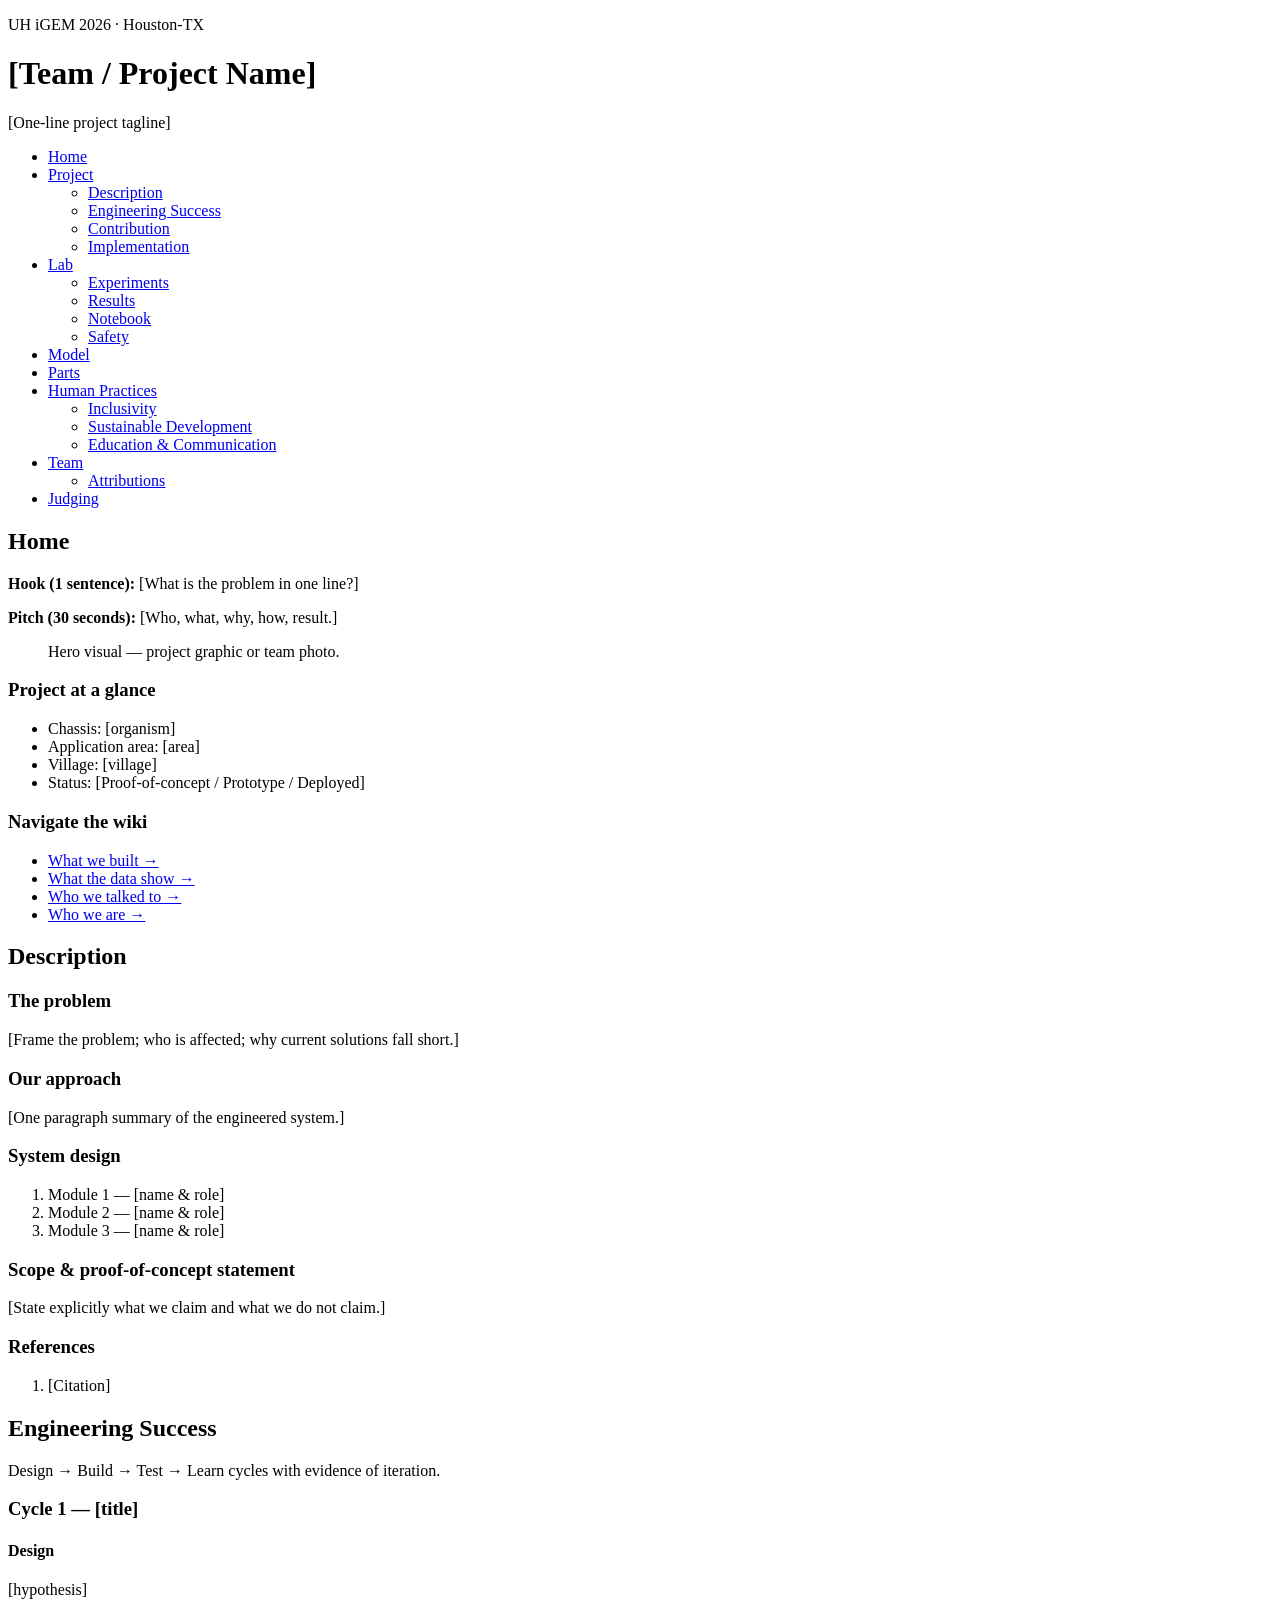
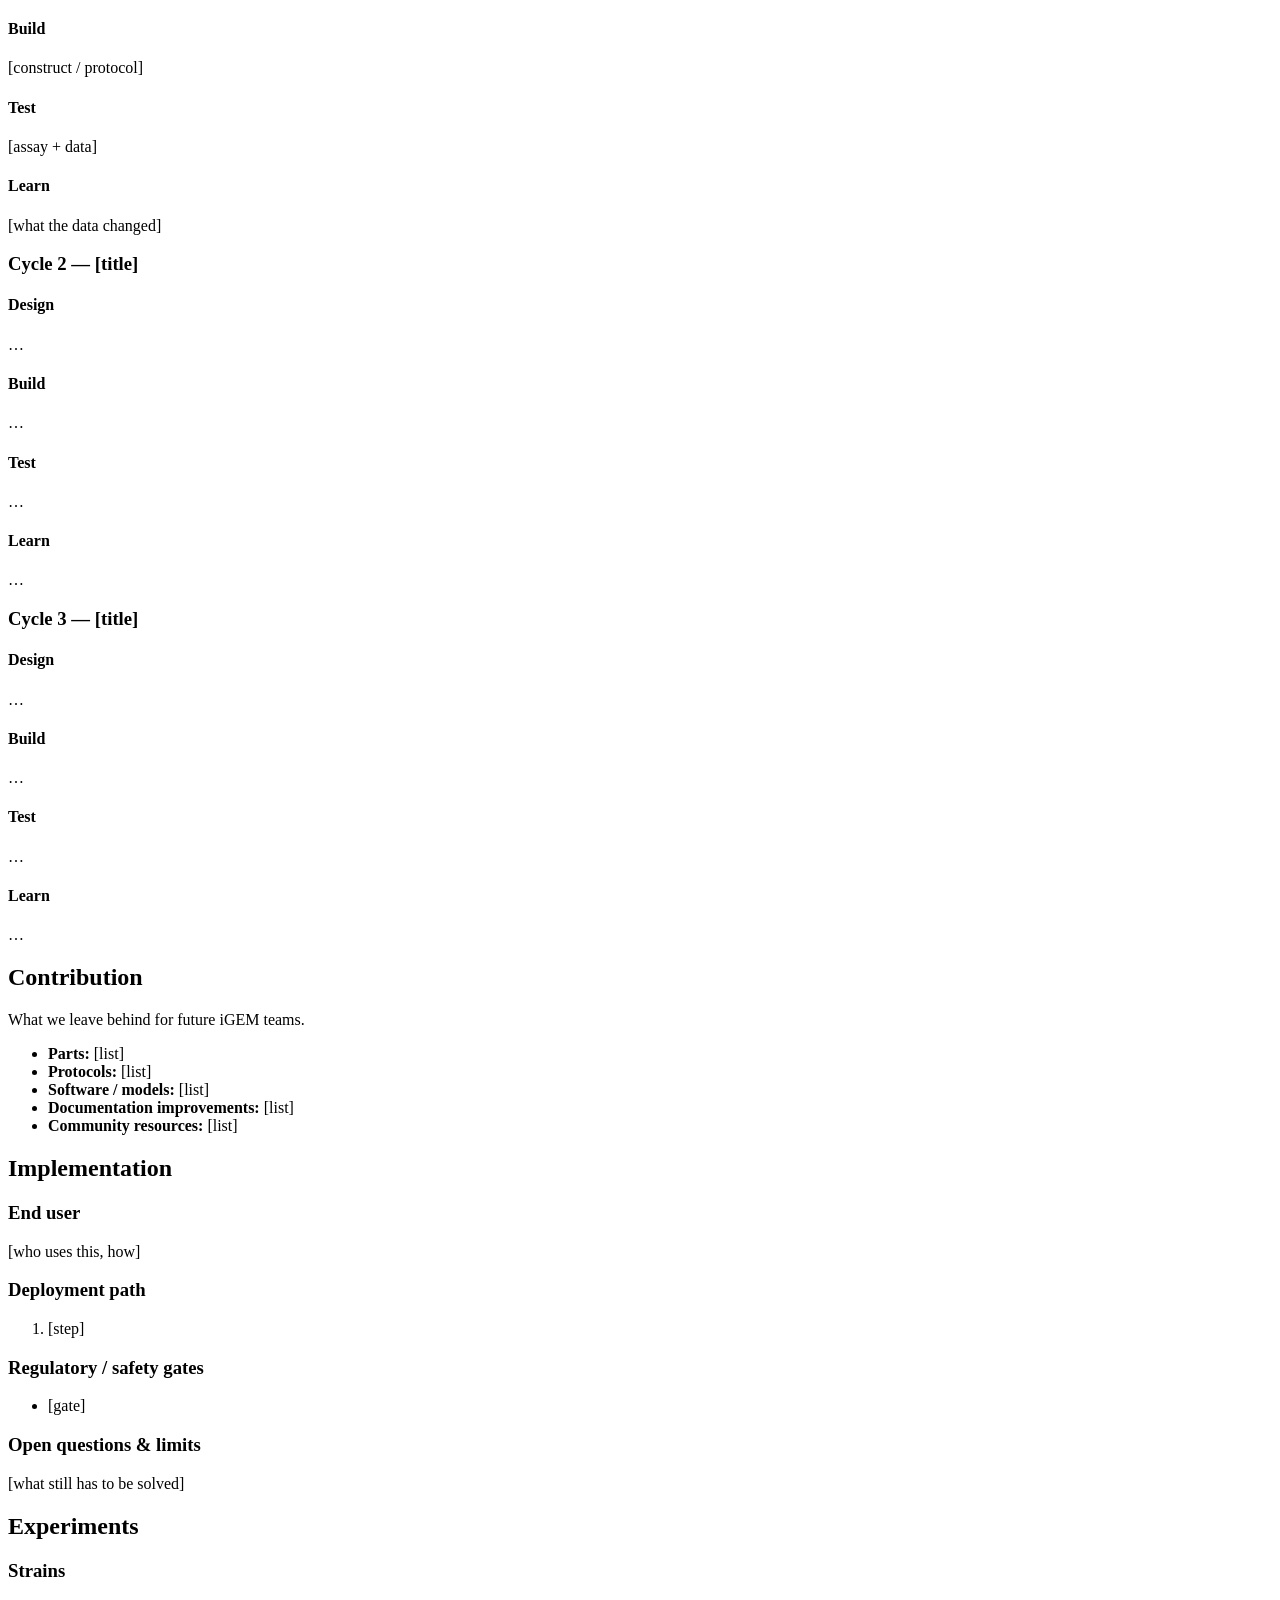
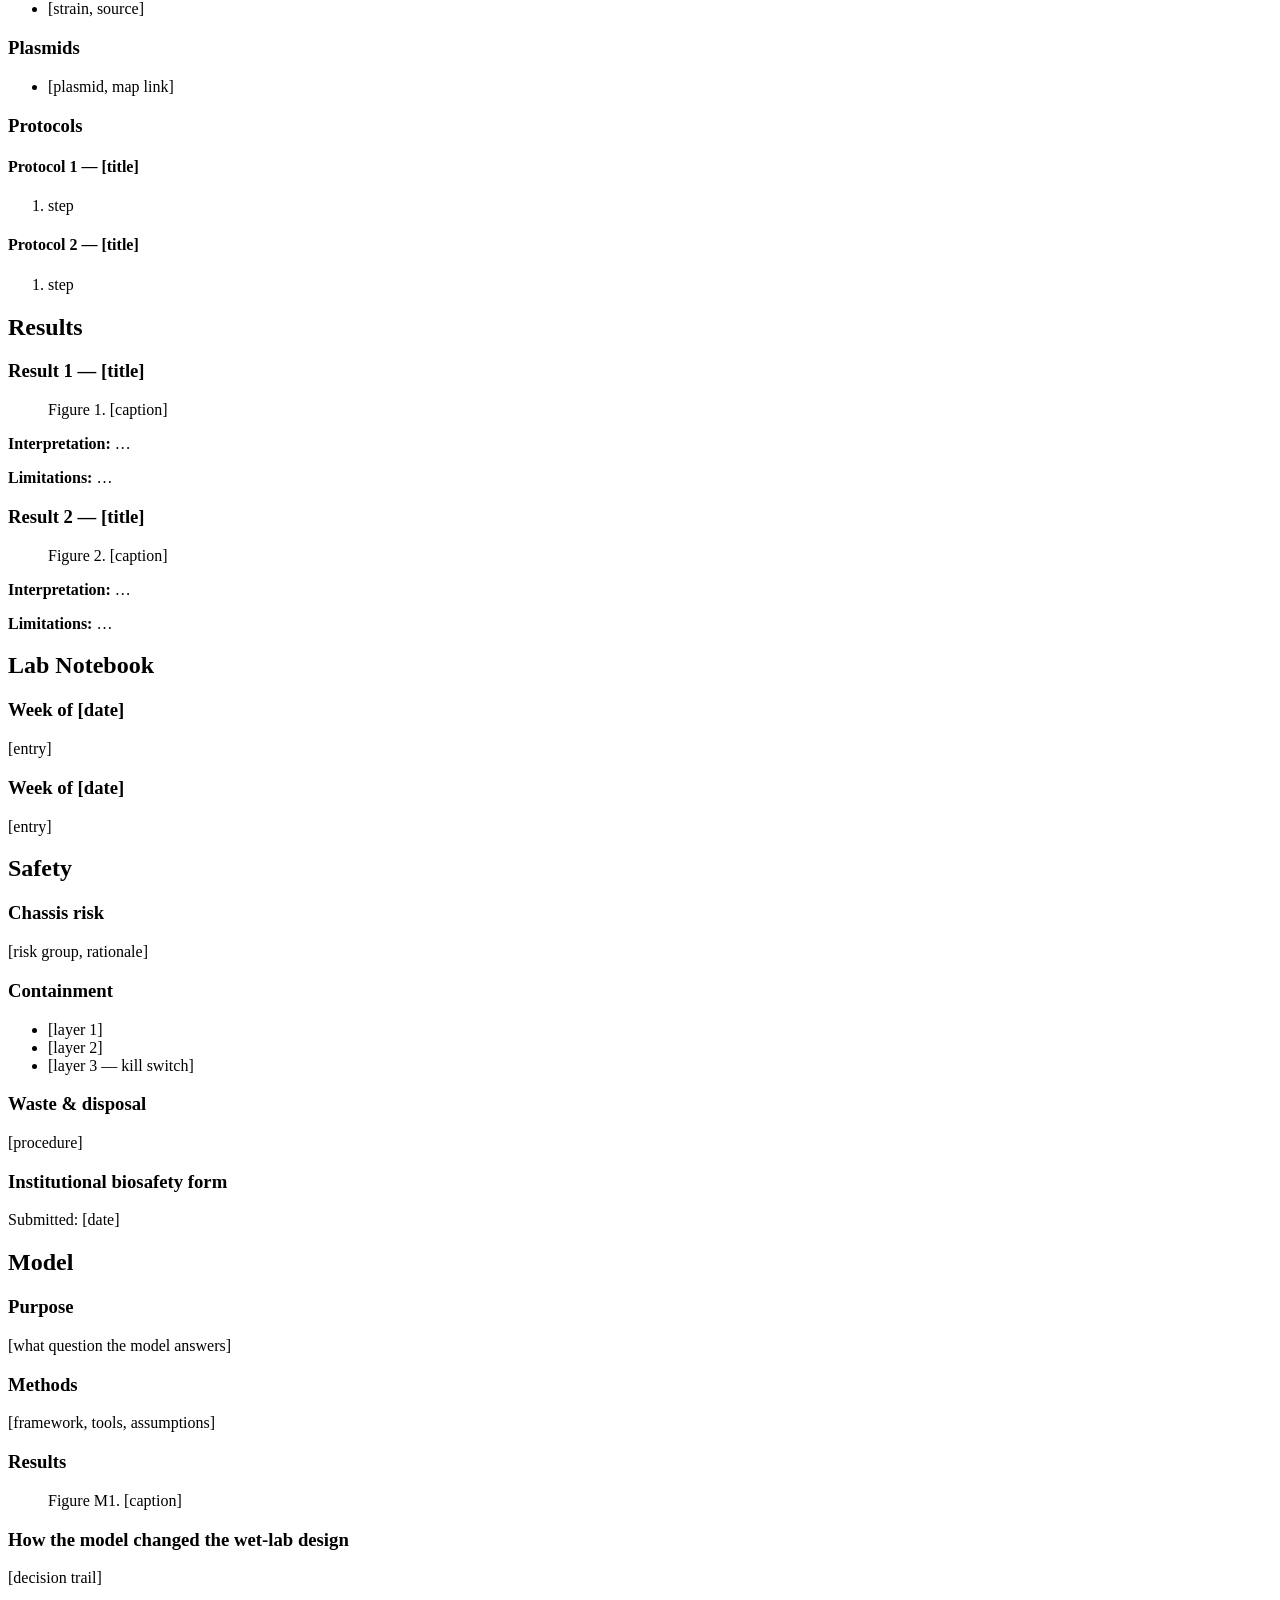
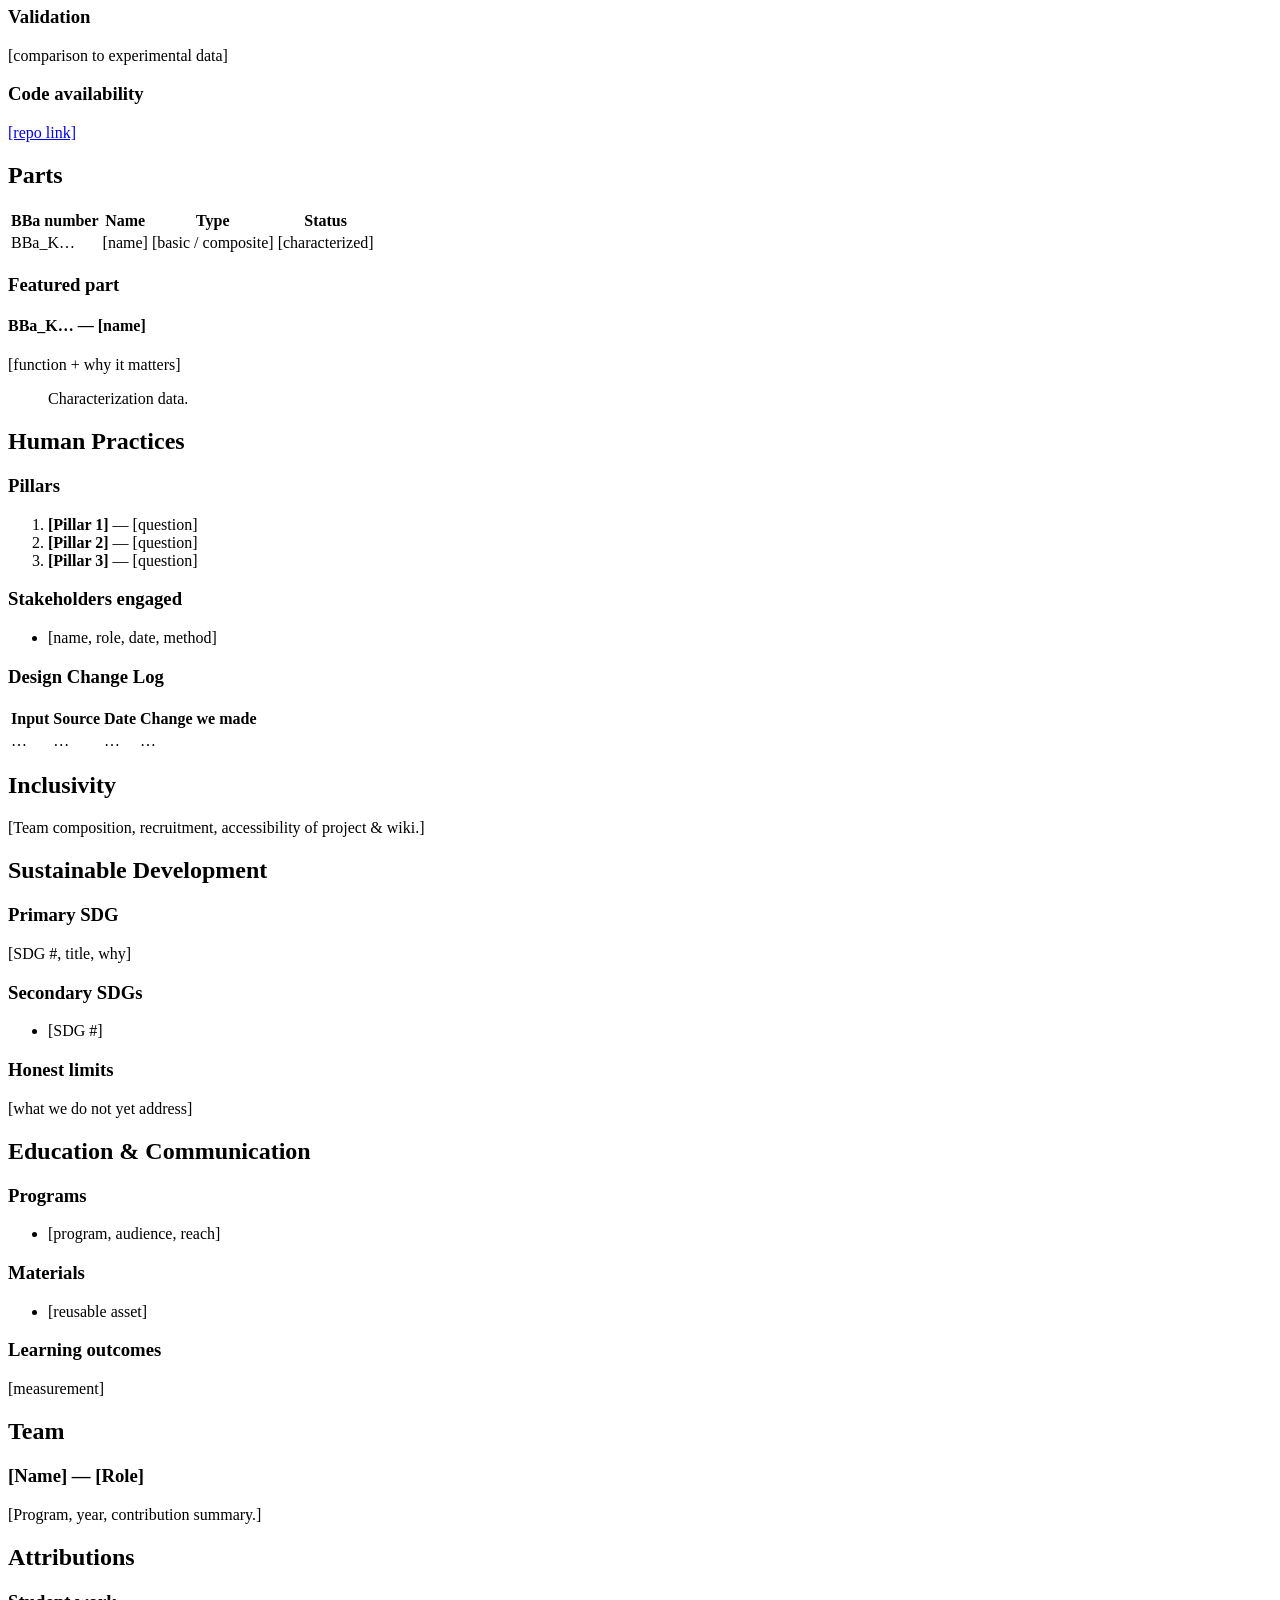
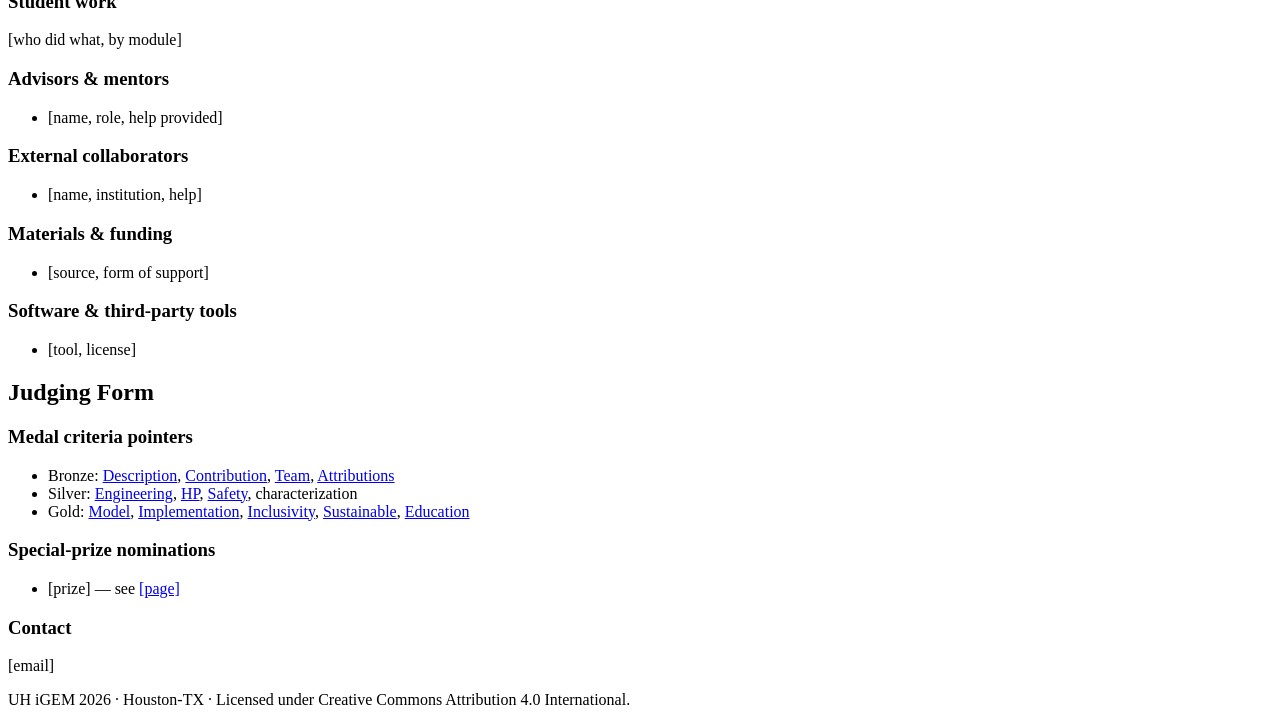
<file: wiki-framework.html>
<!DOCTYPE html>
<html lang="en">
<head>
<meta charset="UTF-8">
<meta name="viewport" content="width=device-width, initial-scale=1">
<title>UH iGEM 2026 — Wiki Framework (No Style)</title>
<!--
  ============================================================
  UH iGEM 2026 · Wiki Framework — UNSTYLED
  ============================================================
  This is the pure semantic skeleton of every required iGEM
  wiki page. No colors, no fonts, no layout — just HTML tags
  and content placeholders in the order judges expect them.

  USE IT AS:
   - a content-collection template for each lane lead
   - a structural reference when a designer applies a theme
   - the canonical list of Standard URLs a team must submit

  Each <section data-page> below corresponds to one page the
  iGEM judges will evaluate. The `data-standard-url` attribute
  is the exact URL the judging form expects.

  Medal tier legend:
   - BRONZE : required for any medal
   - SILVER : adds Engineering + Human Practices integration
   - GOLD   : adds Model, Parts, Implementation, and the
              Inclusivity / Sustainable / Education trio
  ============================================================
-->
</head>
<body>

<header data-role="site-header">
  <p>UH iGEM 2026 · Houston-TX</p>
  <h1>[Team / Project Name]</h1>
  <p>[One-line project tagline]</p>
  <nav aria-label="Primary">
    <ul>
      <li><a href="#home">Home</a></li>
      <li><a href="#project">Project</a>
        <ul>
          <li><a href="#description">Description</a></li>
          <li><a href="#engineering">Engineering Success</a></li>
          <li><a href="#contribution">Contribution</a></li>
          <li><a href="#implementation">Implementation</a></li>
        </ul>
      </li>
      <li><a href="#lab">Lab</a>
        <ul>
          <li><a href="#experiments">Experiments</a></li>
          <li><a href="#results">Results</a></li>
          <li><a href="#notebook">Notebook</a></li>
          <li><a href="#safety">Safety</a></li>
        </ul>
      </li>
      <li><a href="#model">Model</a></li>
      <li><a href="#parts">Parts</a></li>
      <li><a href="#human-practices">Human Practices</a>
        <ul>
          <li><a href="#inclusivity">Inclusivity</a></li>
          <li><a href="#sustainable">Sustainable Development</a></li>
          <li><a href="#education">Education &amp; Communication</a></li>
        </ul>
      </li>
      <li><a href="#team">Team</a>
        <ul>
          <li><a href="#attributions">Attributions</a></li>
        </ul>
      </li>
      <li><a href="#judging">Judging</a></li>
    </ul>
  </nav>
</header>

<main>

  <!-- ─────────── HOME ─────────── -->
  <section id="home" data-page="home" data-standard-url="/" data-tier="bronze">
    <h2>Home</h2>
    <p><strong>Hook (1 sentence):</strong> [What is the problem in one line?]</p>
    <p><strong>Pitch (30 seconds):</strong> [Who, what, why, how, result.]</p>
    <figure><figcaption>Hero visual — project graphic or team photo.</figcaption></figure>
    <h3>Project at a glance</h3>
    <ul>
      <li>Chassis: [organism]</li>
      <li>Application area: [area]</li>
      <li>Village: [village]</li>
      <li>Status: [Proof-of-concept / Prototype / Deployed]</li>
    </ul>
    <h3>Navigate the wiki</h3>
    <ul>
      <li><a href="#description">What we built →</a></li>
      <li><a href="#results">What the data show →</a></li>
      <li><a href="#human-practices">Who we talked to →</a></li>
      <li><a href="#team">Who we are →</a></li>
    </ul>
  </section>

  <!-- ─────────── DESCRIPTION ─────────── -->
  <section id="description" data-page="description" data-standard-url="/description" data-tier="bronze">
    <h2>Description</h2>
    <h3>The problem</h3>
    <p>[Frame the problem; who is affected; why current solutions fall short.]</p>
    <h3>Our approach</h3>
    <p>[One paragraph summary of the engineered system.]</p>
    <h3>System design</h3>
    <ol>
      <li>Module 1 — [name &amp; role]</li>
      <li>Module 2 — [name &amp; role]</li>
      <li>Module 3 — [name &amp; role]</li>
    </ol>
    <h3>Scope &amp; proof-of-concept statement</h3>
    <p>[State explicitly what we claim and what we do not claim.]</p>
    <h3>References</h3>
    <ol><li>[Citation]</li></ol>
  </section>

  <!-- ─────────── ENGINEERING ─────────── -->
  <section id="engineering" data-page="engineering" data-standard-url="/engineering" data-tier="silver">
    <h2>Engineering Success</h2>
    <p>Design → Build → Test → Learn cycles with evidence of iteration.</p>

    <article data-cycle="1">
      <h3>Cycle 1 — [title]</h3>
      <h4>Design</h4><p>[hypothesis]</p>
      <h4>Build</h4><p>[construct / protocol]</p>
      <h4>Test</h4><p>[assay + data]</p>
      <h4>Learn</h4><p>[what the data changed]</p>
    </article>

    <article data-cycle="2">
      <h3>Cycle 2 — [title]</h3>
      <h4>Design</h4><p>…</p>
      <h4>Build</h4><p>…</p>
      <h4>Test</h4><p>…</p>
      <h4>Learn</h4><p>…</p>
    </article>

    <article data-cycle="3">
      <h3>Cycle 3 — [title]</h3>
      <h4>Design</h4><p>…</p>
      <h4>Build</h4><p>…</p>
      <h4>Test</h4><p>…</p>
      <h4>Learn</h4><p>…</p>
    </article>
  </section>

  <!-- ─────────── CONTRIBUTION ─────────── -->
  <section id="contribution" data-page="contribution" data-standard-url="/contribution" data-tier="bronze">
    <h2>Contribution</h2>
    <p>What we leave behind for future iGEM teams.</p>
    <ul>
      <li><strong>Parts:</strong> [list]</li>
      <li><strong>Protocols:</strong> [list]</li>
      <li><strong>Software / models:</strong> [list]</li>
      <li><strong>Documentation improvements:</strong> [list]</li>
      <li><strong>Community resources:</strong> [list]</li>
    </ul>
  </section>

  <!-- ─────────── IMPLEMENTATION ─────────── -->
  <section id="implementation" data-page="implementation" data-standard-url="/implementation" data-tier="gold">
    <h2>Implementation</h2>
    <h3>End user</h3><p>[who uses this, how]</p>
    <h3>Deployment path</h3><ol><li>[step]</li></ol>
    <h3>Regulatory / safety gates</h3><ul><li>[gate]</li></ul>
    <h3>Open questions &amp; limits</h3><p>[what still has to be solved]</p>
  </section>

  <!-- ─────────── EXPERIMENTS ─────────── -->
  <section id="experiments" data-page="experiments" data-standard-url="/experiments" data-tier="silver">
    <h2>Experiments</h2>
    <h3>Strains</h3><ul><li>[strain, source]</li></ul>
    <h3>Plasmids</h3><ul><li>[plasmid, map link]</li></ul>
    <h3>Protocols</h3>
    <article><h4>Protocol 1 — [title]</h4><ol><li>step</li></ol></article>
    <article><h4>Protocol 2 — [title]</h4><ol><li>step</li></ol></article>
  </section>

  <!-- ─────────── RESULTS ─────────── -->
  <section id="results" data-page="results" data-standard-url="/results" data-tier="silver">
    <h2>Results</h2>
    <article>
      <h3>Result 1 — [title]</h3>
      <figure><figcaption>Figure 1. [caption]</figcaption></figure>
      <p><strong>Interpretation:</strong> …</p>
      <p><strong>Limitations:</strong> …</p>
    </article>
    <article>
      <h3>Result 2 — [title]</h3>
      <figure><figcaption>Figure 2. [caption]</figcaption></figure>
      <p><strong>Interpretation:</strong> …</p>
      <p><strong>Limitations:</strong> …</p>
    </article>
  </section>

  <!-- ─────────── NOTEBOOK ─────────── -->
  <section id="notebook" data-page="notebook" data-standard-url="/notebook" data-tier="silver">
    <h2>Lab Notebook</h2>
    <article><h3>Week of [date]</h3><p>[entry]</p></article>
    <article><h3>Week of [date]</h3><p>[entry]</p></article>
  </section>

  <!-- ─────────── SAFETY ─────────── -->
  <section id="safety" data-page="safety" data-standard-url="/safety" data-tier="silver">
    <h2>Safety</h2>
    <h3>Chassis risk</h3><p>[risk group, rationale]</p>
    <h3>Containment</h3><ul><li>[layer 1]</li><li>[layer 2]</li><li>[layer 3 — kill switch]</li></ul>
    <h3>Waste &amp; disposal</h3><p>[procedure]</p>
    <h3>Institutional biosafety form</h3><p>Submitted: [date]</p>
  </section>

  <!-- ─────────── MODEL ─────────── -->
  <section id="model" data-page="model" data-standard-url="/model" data-tier="gold">
    <h2>Model</h2>
    <h3>Purpose</h3><p>[what question the model answers]</p>
    <h3>Methods</h3><p>[framework, tools, assumptions]</p>
    <h3>Results</h3>
    <figure><figcaption>Figure M1. [caption]</figcaption></figure>
    <h3>How the model changed the wet-lab design</h3><p>[decision trail]</p>
    <h3>Validation</h3><p>[comparison to experimental data]</p>
    <h3>Code availability</h3><p><a href="#">[repo link]</a></p>
  </section>

  <!-- ─────────── PARTS ─────────── -->
  <section id="parts" data-page="parts" data-standard-url="/parts" data-tier="gold">
    <h2>Parts</h2>
    <table>
      <thead><tr><th>BBa number</th><th>Name</th><th>Type</th><th>Status</th></tr></thead>
      <tbody>
        <tr><td>BBa_K…</td><td>[name]</td><td>[basic / composite]</td><td>[characterized]</td></tr>
      </tbody>
    </table>
    <h3>Featured part</h3>
    <article>
      <h4>BBa_K… — [name]</h4>
      <p>[function + why it matters]</p>
      <figure><figcaption>Characterization data.</figcaption></figure>
    </article>
  </section>

  <!-- ─────────── HUMAN PRACTICES ─────────── -->
  <section id="human-practices" data-page="human-practices" data-standard-url="/human-practices" data-tier="silver">
    <h2>Human Practices</h2>
    <h3>Pillars</h3>
    <ol>
      <li><strong>[Pillar 1]</strong> — [question]</li>
      <li><strong>[Pillar 2]</strong> — [question]</li>
      <li><strong>[Pillar 3]</strong> — [question]</li>
    </ol>
    <h3>Stakeholders engaged</h3>
    <ul><li>[name, role, date, method]</li></ul>
    <h3>Design Change Log</h3>
    <table>
      <thead><tr><th>Input</th><th>Source</th><th>Date</th><th>Change we made</th></tr></thead>
      <tbody><tr><td>…</td><td>…</td><td>…</td><td>…</td></tr></tbody>
    </table>
  </section>

  <!-- ─────────── INCLUSIVITY ─────────── -->
  <section id="inclusivity" data-page="inclusivity" data-standard-url="/inclusivity" data-tier="gold">
    <h2>Inclusivity</h2>
    <p>[Team composition, recruitment, accessibility of project &amp; wiki.]</p>
  </section>

  <!-- ─────────── SUSTAINABLE ─────────── -->
  <section id="sustainable" data-page="sustainable" data-standard-url="/sustainable" data-tier="gold">
    <h2>Sustainable Development</h2>
    <h3>Primary SDG</h3><p>[SDG #, title, why]</p>
    <h3>Secondary SDGs</h3><ul><li>[SDG #]</li></ul>
    <h3>Honest limits</h3><p>[what we do not yet address]</p>
  </section>

  <!-- ─────────── EDUCATION ─────────── -->
  <section id="education" data-page="education" data-standard-url="/education" data-tier="gold">
    <h2>Education &amp; Communication</h2>
    <h3>Programs</h3><ul><li>[program, audience, reach]</li></ul>
    <h3>Materials</h3><ul><li>[reusable asset]</li></ul>
    <h3>Learning outcomes</h3><p>[measurement]</p>
  </section>

  <!-- ─────────── TEAM ─────────── -->
  <section id="team" data-page="team" data-standard-url="/team" data-tier="bronze">
    <h2>Team</h2>
    <article>
      <h3>[Name] — [Role]</h3>
      <p>[Program, year, contribution summary.]</p>
    </article>
  </section>

  <!-- ─────────── ATTRIBUTIONS ─────────── -->
  <section id="attributions" data-page="attributions" data-standard-url="/attributions" data-tier="bronze">
    <h2>Attributions</h2>
    <h3>Student work</h3><p>[who did what, by module]</p>
    <h3>Advisors &amp; mentors</h3><ul><li>[name, role, help provided]</li></ul>
    <h3>External collaborators</h3><ul><li>[name, institution, help]</li></ul>
    <h3>Materials &amp; funding</h3><ul><li>[source, form of support]</li></ul>
    <h3>Software &amp; third-party tools</h3><ul><li>[tool, license]</li></ul>
  </section>

  <!-- ─────────── JUDGING ─────────── -->
  <section id="judging" data-page="judging" data-standard-url="/judging" data-tier="bronze">
    <h2>Judging Form</h2>
    <h3>Medal criteria pointers</h3>
    <ul>
      <li>Bronze: <a href="#description">Description</a>, <a href="#contribution">Contribution</a>, <a href="#team">Team</a>, <a href="#attributions">Attributions</a></li>
      <li>Silver: <a href="#engineering">Engineering</a>, <a href="#human-practices">HP</a>, <a href="#safety">Safety</a>, characterization</li>
      <li>Gold: <a href="#model">Model</a>, <a href="#implementation">Implementation</a>, <a href="#inclusivity">Inclusivity</a>, <a href="#sustainable">Sustainable</a>, <a href="#education">Education</a></li>
    </ul>
    <h3>Special-prize nominations</h3>
    <ul><li>[prize] — see <a href="#">[page]</a></li></ul>
    <h3>Contact</h3><p>[email]</p>
  </section>

</main>

<footer>
  <p>UH iGEM 2026 · Houston-TX · Licensed under Creative Commons Attribution 4.0 International.</p>
</footer>

</body>
</html>
</file>
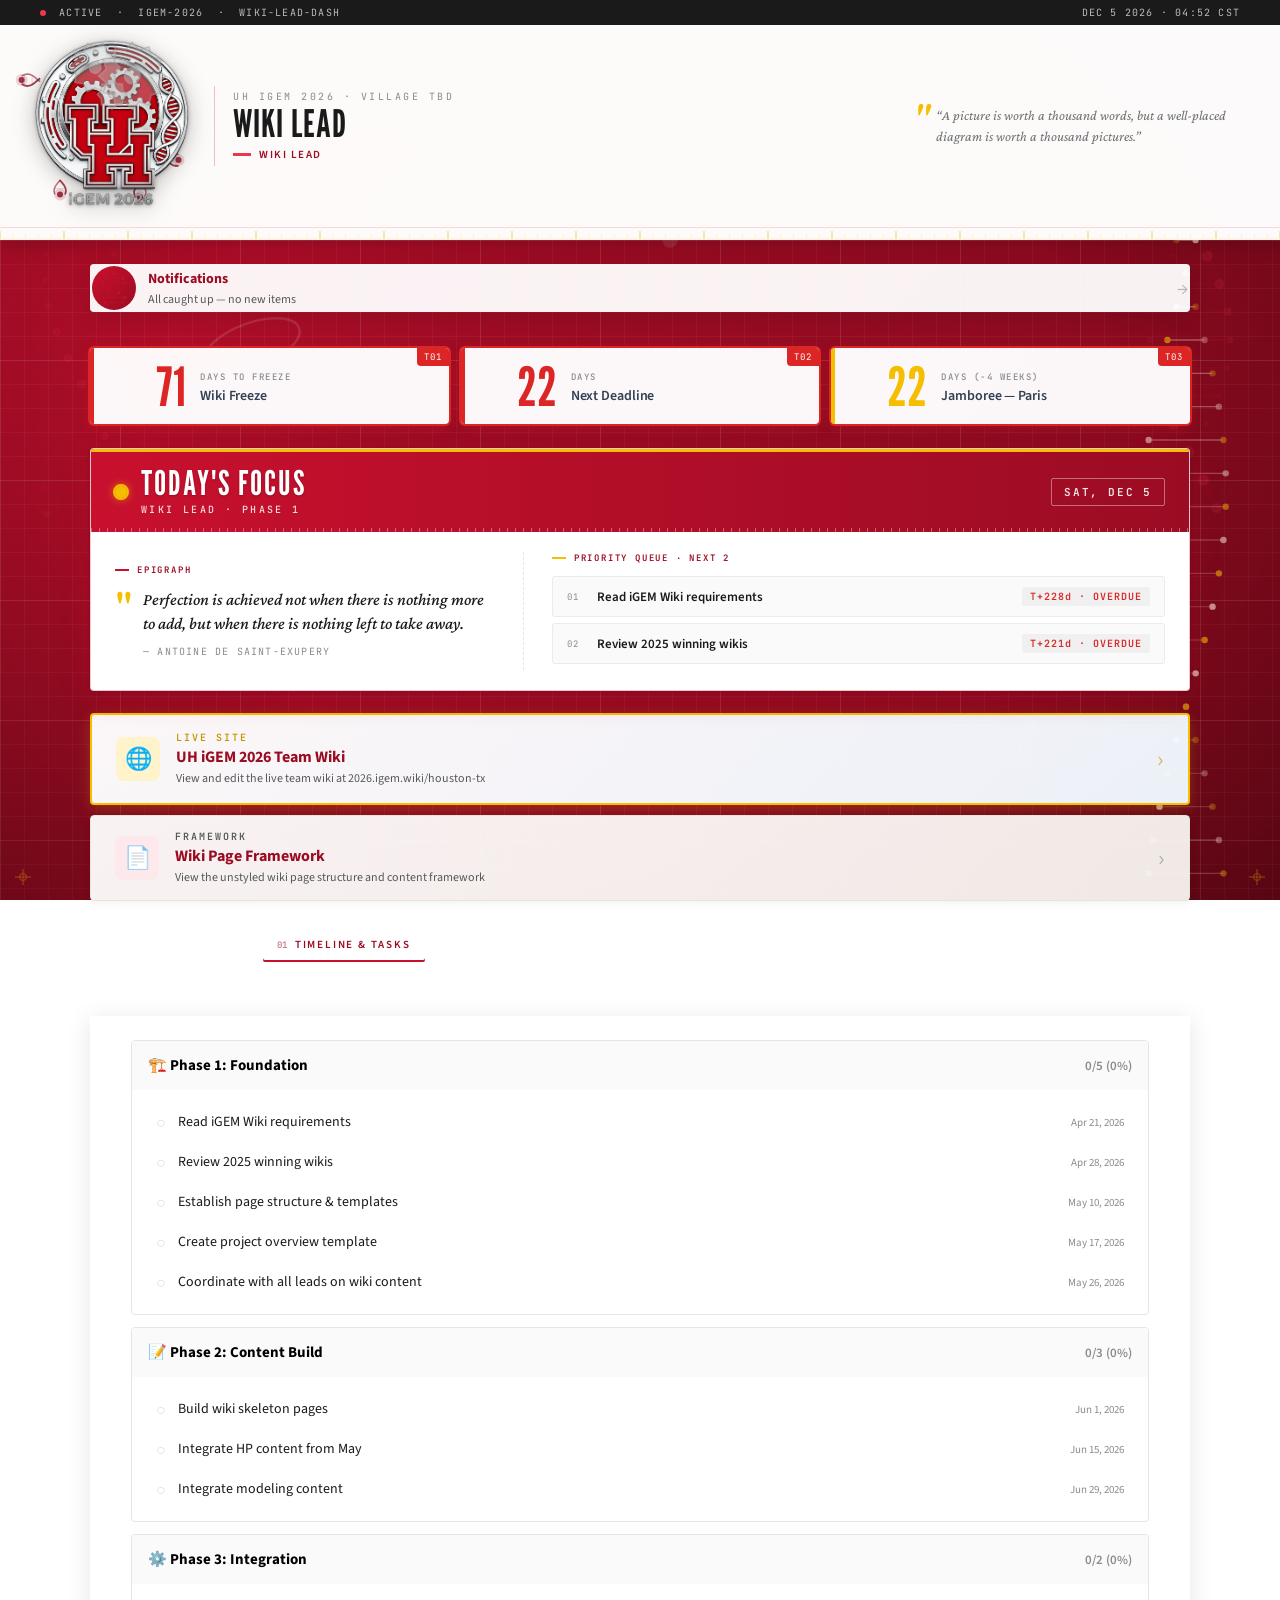
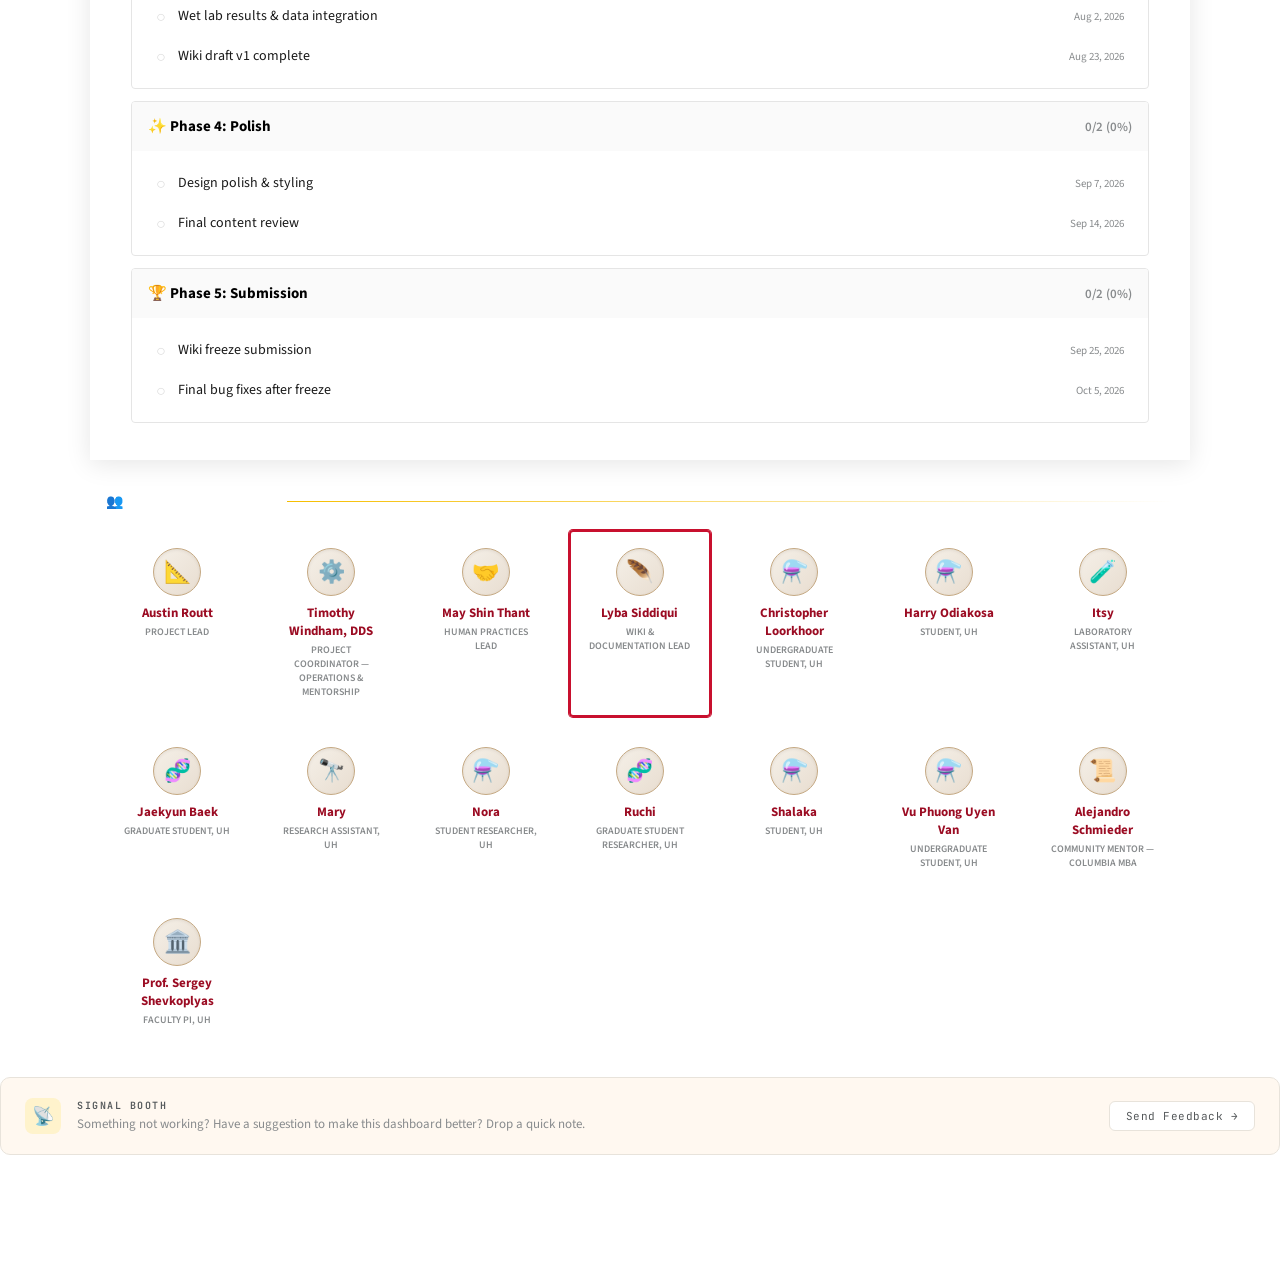
<file: wiki-lead.html>
<!DOCTYPE html>
<html lang="en">
<head>
<meta charset="UTF-8">
<meta name="viewport" content="width=device-width, initial-scale=1.0">
<title>Wiki Lead Dashboard — UH iGEM 2026</title>
<style>
@import url('https://fonts.googleapis.com/css2?family=League+Gothic&family=Source+Sans+3:ital,wght@0,400;0,500;0,600;0,700;0,900;1,400;1,600&family=Crimson+Pro:ital,wght@0,400;0,500;0,600;0,700;1,400&family=JetBrains+Mono:wght@400;500;600&display=swap');

*, *::before, *::after { box-sizing: border-box; margin: 0; padding: 0; }
:root {
  --scarlet: #C8102E; --scarlet-dark: #9B0C23; --scarlet-deep: #7A091B;
  --scarlet-mid: #D42A47; --scarlet-light: #E8394F; --scarlet-faint: #FDE8EC;
  --gold: #F6BE00; --gold-light: #FFF3CC; --gold-dark: #C49900;
  --white: #FFFFFF; --off-white: #FAFAFA; --cream: #FFF8F0;
  --warm-gray: #E8E3DB; --slate: #54585A; --slate-light: #888B8D;
  --slate-dark: #334155; --black: #1A1A1A;
  --emerald: #16A34A; --emerald-light: #DCFCE7; --amber: #D97706;
  --red-alarm: #DC2626; --indigo: #6366F1; --indigo-dark: #4F46E5;
  --purple: #8B5CF6; --purple-dark: #7C3AED;
  --bg-glass: rgba(255,255,255,0.95); --bg-glass-97: rgba(255,255,255,0.97);
  --shadow-1: 0 4px 16px rgba(0,0,0,0.10); --shadow-2: 0 8px 24px rgba(0,0,0,0.15);
  --font-display: 'League Gothic', 'Oswald', 'Impact', sans-serif;
  --font-sans: 'Source Sans 3', -apple-system, BlinkMacSystemFont, 'Segoe UI', Roboto, sans-serif;
  --font-serif: 'Crimson Pro', Georgia, serif;
  --font-mono: 'JetBrains Mono', ui-monospace, 'SF Mono', Menlo, monospace;
}
body {
  font-family: var(--font-sans);
  min-height: 100vh; color: var(--black);
  background: linear-gradient(135deg, var(--scarlet) 0%, var(--scarlet-dark) 40%, var(--scarlet-deep) 100%);
  background-attachment: fixed;
}
/* ─── Full-page science background ─── */
.bg-art {
  position: fixed; top: 0; left: 0; width: 100%; height: 100%;
  pointer-events: none; z-index: 0; overflow: hidden;
}
.bg-art svg { position: absolute; }
.page-wrap { position: relative; z-index: 1; min-height: 100vh; }

/* ─── Glass card style ─── */
.glass {
  background: rgba(255,255,255,0.95); backdrop-filter: blur(12px);
  border-radius: 4px; border: 1px solid rgba(255,255,255,0.6);
  box-shadow: 0 4px 24px rgba(0,0,0,0.1);
}

/* ─── Instrument tape header ─── */
.instrument-tape {
  background: #1A1A1A;
  padding: 6px 40px;
  display: flex;
  justify-content: space-between;
  align-items: center;
  font-family: var(--font-mono);
  font-size: 10px;
  letter-spacing: 1.2px;
  color: rgba(255,255,255,0.7);
  z-index: 100;
}
.instrument-tape .rec-dot {
  display: inline-block;
  width: 6px; height: 6px;
  border-radius: 50%;
  background: var(--scarlet-light);
  margin-right: 6px;
  animation: hdBlink 2s infinite;
}
@keyframes hdBlink { 0%,55%,100%{opacity:1} 60%,90%{opacity:0.3} }
/* Signal Booth — feedback zone */
.signal-booth{margin:32px 0 8px;padding:20px 24px;background:var(--cream);border:1px solid var(--warm-gray);border-radius:10px;display:flex;align-items:center;gap:16px}
.signal-booth:hover{border-color:var(--gold);box-shadow:0 2px 12px rgba(246,190,0,0.10)}
.signal-booth-icon{width:36px;height:36px;border-radius:8px;background:var(--gold-light);display:flex;align-items:center;justify-content:center;font-size:18px;flex-shrink:0}
.signal-booth-body{flex:1;min-width:0}
.signal-booth-title{font-family:var(--font-mono);font-size:10px;letter-spacing:1.5px;text-transform:uppercase;color:var(--slate);font-weight:600;margin-bottom:3px}
.signal-booth-desc{font-size:13px;color:var(--slate-light);line-height:1.4}
.signal-booth-btn{display:inline-flex;align-items:center;gap:6px;padding:7px 16px;border-radius:6px;background:var(--white);border:1px solid var(--warm-gray);font-family:var(--font-mono);font-size:11px;letter-spacing:0.5px;color:var(--slate);text-decoration:none;white-space:nowrap;transition:all 0.15s}
.signal-booth-btn:hover{border-color:var(--scarlet);color:var(--scarlet-dark);background:var(--scarlet-faint)}

/* ─── Header ─── */
.header-wrap{position:sticky;top:0;z-index:10;background:rgba(255,255,255,0.98);backdrop-filter:blur(16px);box-shadow:0 6px 18px rgba(0,0,0,0.18)}
.header-left-group{display:flex;align-items:center;gap:18px}
.header-logo{height:168px;width:168px;object-fit:contain;filter:drop-shadow(0 4px 12px rgba(0,0,0,0.2)) drop-shadow(0 1px 2px rgba(0,0,0,0.3))}
.header-mark-sep{width:1px;height:80px;background:rgba(200,16,46,0.25)}
.header-kicker{font-family:var(--font-mono);font-size:10px;letter-spacing:2.5px;text-transform:uppercase;color:var(--slate-light);margin-bottom:3px}
.header-main {
  display:flex;align-items:center;justify-content:space-between;padding:14px 28px;width:100%;
}
.header-name {
  font-family: var(--font-display);
  font-size: 38px;
  text-transform: uppercase;
  line-height: 0.92;
  color: #1A1A1A;
  letter-spacing: 1px;
}
.header-role-line {
  display: flex; align-items: center; gap: 8px; margin-top: 6px;
}
.header-role-swatch {
  width: 18px; height: 3px; background: var(--scarlet-light);
}
.header-role-text {
  font-family: var(--font-sans);
  font-size: 11px;
  text-transform: uppercase;
  letter-spacing: 1.5px;
  color: var(--scarlet-dark);
  font-weight: 600;
}
.header-quote {
  font-family: var(--font-serif);
  font-size: 14px;
  font-style: italic;
  color: var(--slate);
  max-width: 340px;
  margin-top: 0;
  line-height: 1.5;
  position: relative;
  padding-left: 24px;
}
.header-quote::before {
  content: '"';
  position: absolute;
  left: 0; top: -8px;
  font-size: 44px;
  color: var(--gold);
  font-family: var(--font-serif);
  line-height: 1;
}
.ruler-bar {
  margin: 0;
  padding: 0;
  border-top:1px solid rgba(200,16,46,0.15);
}
.ruler-bar svg { display: block; width: 100%; height: 12px; }

/* ═══ NOTIFICATION SYSTEM ═══ */
.notif-widget {
  position: relative; cursor: pointer; display: flex; align-items: center; gap: 12px;
  background: rgba(255,255,255,0.95); border-radius: 4px; padding: 12px 18px;
  box-shadow: 0 4px 20px rgba(0,0,0,0.12); border: 2px solid transparent;
  transition: all 0.3s ease; margin-bottom: 16px;
}
.notif-widget.has-new { border-color: var(--gold); box-shadow: 0 4px 24px rgba(246,190,0,0.25); }
.notif-widget:hover { transform: translateY(-1px); box-shadow: 0 6px 24px rgba(0,0,0,0.15); }
.notif-logo-wrap {
  width: 44px; height: 44px; display: flex; align-items: center; justify-content: center;
  border-radius: 50%; background: linear-gradient(135deg, var(--scarlet) 0%, var(--scarlet-dark) 100%);
  flex-shrink: 0; position: relative;
}
.notif-logo-wrap canvas { display: block; }
.notif-badge {
  position: absolute; top: -4px; right: -4px; background: var(--red-alarm); color: white;
  font-size: 11px; font-weight: 800; min-width: 20px; height: 20px; border-radius: 4px;
  display: flex; align-items: center; justify-content: center; padding: 0 5px;
  box-shadow: 0 2px 6px rgba(220,38,38,0.4);
}
.notif-text { flex: 1; }
.notif-text-title { font-size: 14px; font-weight: 700; color: var(--scarlet-dark); }
.notif-text-sub { font-size: 12px; color: var(--slate); margin-top: 2px; }
.notif-arrow { color: var(--slate); opacity: 0.4; font-size: 18px; }

.notif-panel-overlay {
  position: fixed; inset: 0; background: rgba(0,0,0,0.5); z-index: 10000;
  display: none; align-items: flex-start; justify-content: center; padding-top: 80px;
}
.notif-panel-overlay.open { display: flex; }
.notif-panel {
  background: white; border-radius: 4px; width: 100%; max-width: 480px; max-height: 70vh;
  overflow-y: auto; box-shadow: 0 12px 48px rgba(0,0,0,0.25);
}
.notif-panel-header {
  display: flex; justify-content: space-between; align-items: center;
  padding: 18px 20px; border-bottom: 1px solid rgba(0,0,0,0.08);
  position: sticky; top: 0; background: white; z-index: 1; border-radius: 4px 4px 0 0;
}
.notif-panel-header h3 { margin: 0; font-size: 16px; color: var(--scarlet-dark); }
.notif-panel-actions { display: flex; gap: 8px; }
.notif-panel-actions button {
  padding: 6px 12px; border-radius: 4px; border: 1px solid rgba(0,0,0,0.12);
  background: white; cursor: pointer; font-size: 12px; font-weight: 600;
  font-family: inherit; transition: all 0.2s;
}
.notif-panel-actions button:hover { background: rgba(200,16,46,0.06); border-color: var(--scarlet); }
.notif-item {
  display: flex; gap: 12px; padding: 14px 20px; border-bottom: 1px solid rgba(0,0,0,0.05);
  transition: background 0.2s;
}
.notif-item.unread { background: rgba(200,16,46,0.06); }
.notif-item:hover { background: rgba(200,16,46,0.04); }
.notif-item-icon {
  width: 36px; height: 36px; border-radius: 4px; display: flex; align-items: center;
  justify-content: center; font-size: 18px; flex-shrink: 0;
}
.notif-item-icon.approve { background: rgba(22,163,74,0.1); }
.notif-item-icon.return { background: rgba(217,119,6,0.1); }
.notif-item-icon.checkin { background: rgba(200,16,46,0.1); }
.notif-item-icon.notes { background: rgba(124,58,237,0.1); }
.notif-item-icon.submit { background: rgba(200,16,46,0.1); }
.notif-item-icon.file { background: rgba(59,130,246,0.1); }
.notif-item-body { flex: 1; min-width: 0; }
.notif-item-msg { font-size: 13px; color: #333; line-height: 1.4; }
.notif-item-msg strong { color: var(--scarlet-dark); }
.notif-item-time { font-size: 11px; color: var(--slate); margin-top: 3px; }
.notif-empty { padding: 40px 20px; text-align: center; color: var(--slate); font-size: 13px; }

/* ─── Countdown Row ─── */
.countdown-grid {
  display: grid; grid-template-columns: repeat(3, 1fr); gap: 12px;
  max-width: 1100px; margin: 0 auto 24px; padding: 20px 0 0;
}
.countdown-card {
  background: rgba(255,255,255,0.97); backdrop-filter: blur(12px);
  border-radius: 4px; padding: 16px 18px 14px;
  position: relative; overflow: hidden; cursor: pointer;
  transition: all 0.3s ease; box-shadow: 0 4px 14px rgba(0,0,0,0.14);
  display: flex; align-items: center; gap: 14px;
}
.countdown-card:hover { transform: translateY(-2px); box-shadow: 0 6px 20px rgba(0,0,0,0.18); }
.countdown-card .accent-bar { position: absolute; top: 0; bottom: 0; left: 0; width: 4px; }
.countdown-card .specimen-tag {
  position: absolute; top: 0; right: 0;
  font-family: var(--font-mono); font-size: 9px; letter-spacing: 1px;
  padding: 3px 7px; color: var(--slate-light); text-transform: uppercase;
  white-space: nowrap; font-variant-numeric: tabular-nums;
  border-bottom-left-radius: 4px; background: rgba(0,0,0,0.04);
}
.countdown-card .big-num {
  font-family: var(--font-display);
  font-size: 54px;
  font-weight: 400;
  line-height: 0.85;
  min-width: 78px; text-align: right;
  font-feature-settings: 'tnum' 1;
  color: var(--black);
}
.countdown-card .card-info { flex: 1; min-width: 0; padding-top: 4px; }
.countdown-card .sub {
  font-family: var(--font-mono);
  font-size: 9px;
  letter-spacing: 1.5px;
  color: var(--slate-light);
  text-transform: uppercase; font-weight: 500;
}
.countdown-card .label {
  font-family: var(--font-sans);
  font-size: 14px;
  font-weight: 600;
  color: var(--slate-dark);
  margin-top: 3px; letter-spacing: -0.1px;
}
.countdown-card .t-badge {
  position: absolute; top: 0; right: 0;
  font-family: var(--font-mono); font-size: 9px; letter-spacing: 1px;
  color: var(--slate-light); background: rgba(0,0,0,0.04);
  padding: 3px 7px; border-bottom-left-radius: 4px; text-transform: uppercase;
}
.countdown-card .overdue-msg {
  font-size: 11px; font-weight: 700; color: var(--red-alarm); text-transform: uppercase;
  letter-spacing: 1px; margin-top: 4px; animation: pulse 1.5s infinite;
}
@keyframes pulse { 0%,100% { opacity: 1; } 50% { opacity: 0.5; } }
.countdown-card.alarm { box-shadow: 0 0 0 2px var(--red-alarm), 0 4px 14px rgba(220,38,38,0.25); }
.countdown-card.alarm .specimen-tag { background: var(--red-alarm); color: #fff; }

/* ─── Tab bar ─── */
.tab-container { max-width: 1100px; margin: 0 auto; padding: 0; }
.tab-bar-wrap {
  border-radius: 4px; overflow: hidden;
  padding: 0 40px;
}
.tab-bar {
  display: flex;
  gap: 2px;
  padding: 4px;
  border-radius: 4px;
}
.tab-btn, .tab-button {
  position: relative; flex: 1 1 auto; min-width: 110px;
  padding: 10px 14px;
  border: none;
  background: transparent;
  color: rgba(255,255,255,0.78);
  font-family: var(--font-sans);
  font-weight: 600;
  font-size: 11px;
  letter-spacing: 1.8px;
  text-transform: uppercase;
  border-radius: 2px;
  cursor: pointer;
  transition: background 0.2s, color 0.2s;
}
.tab-btn .tab-num, .tab-button .tab-num {
  font-family: var(--font-mono);
  font-size: 9px; opacity: 0.55; margin-right: 8px; letter-spacing: 0;
}
.tab-btn.active, .tab-button.active {
  background: rgba(255,255,255,0.97);
  color: var(--scarlet-dark);
  box-shadow: inset 0 -2px 0 var(--scarlet);
}
.tab-btn:hover:not(.active), .tab-button:hover:not(.active) { background: rgba(255,255,255,0.1); color: white; }
.content-wrap {
  background: rgba(255,255,255,0.97); backdrop-filter: blur(12px);
  border-radius: 0; padding: 24px 40px; min-height: 400px;
  border: 1px solid rgba(255,255,255,0.6); border-top: none;
  box-shadow: 0 4px 24px rgba(0,0,0,0.1);
}
.tab-panel { display: none; background: rgba(255,255,255,0.03); border-radius: 4px; }
.tab-panel.active { display: block; }

/* ─── Responsive tabs ─── */
.tabs-container, .tab-bar, .tab-bar-wrap {
  background: rgba(255,255,255,0.06);
  border: 1px solid rgba(255,255,255,0.12);
  border-radius: 4px;
  max-width: 1100px;
  margin: 0 auto 24px;
  display: flex;
  gap: 2px;
  padding-left: 40px;
  padding-right: 40px;
}

/* ─── Section Headers ─── */
.section-header {
  display: flex; align-items: center; gap: 12px;
  margin: 24px 0 16px; color: white;
}
.section-index {
  font-family: var(--font-mono); font-size: 12px;
  color: var(--gold); letter-spacing: 1px;
}
.section-label {
  font-family: var(--font-sans); font-size: 16px; font-weight: 700;
  color: white; text-transform: uppercase; letter-spacing: 0.5px;
}
.section-rule {
  flex: 1; height: 1px;
  background: linear-gradient(90deg, var(--gold), transparent);
}
.section-note {
  font-family: var(--font-mono); font-size: 10px;
  color: rgba(255,255,255,0.5); letter-spacing: 1px; text-transform: uppercase;
}

/* ─── Dashboard: Phase viewer ─── */
/* ─── Check-in detail panel ─── */
.checkin-detail {
  margin-top: 20px; border-radius: 4px; border: 1px solid rgba(0,0,0,0.08);
  overflow: hidden; animation: slideDown 0.25s ease-out; box-shadow: 0 4px 16px rgba(0,0,0,0.08);
}
@keyframes slideDown { from { opacity: 0; max-height: 0; } to { opacity: 1; max-height: 2000px; } }
.checkin-detail-header {
  background: var(--white); color: var(--scarlet-dark); padding: 14px 20px;
  display: flex; justify-content: space-between; align-items: center;
  border-bottom: 1px solid rgba(0,0,0,0.08);
}
.checkin-detail-header h4 { font-size: 16px; font-weight: 700; color: var(--scarlet-dark); }
.checkin-close {
  background: none; border: none; color: var(--slate); font-size: 20px;
  cursor: pointer; transition: color 0.2s;
}
.checkin-close:hover { color: var(--scarlet); }
.checkin-detail-body { padding: 20px; }
.checkin-agenda-item {
  display: flex; gap: 12px; padding: 10px 0; border-bottom: 1px solid #f0f0f0;
}
.checkin-agenda-item:last-child { border-bottom: none; }
.checkin-agenda-check { flex-shrink: 0; margin-top: 2px; cursor: pointer; }
.checkin-agenda-content { flex: 1; }
.checkin-agenda-label { font-size: 14px; font-weight: 600; color: var(--black); margin-bottom: 4px; }
.checkin-agenda-label.checked-label { color: var(--slate-light); text-decoration: line-through; }
.checkin-notes {
  width: 100%; min-height: 36px; border: 1px solid #e0e0e0; border-radius: 4px;
  padding: 6px 10px; font-family: inherit; font-size: 13px; color: var(--slate);
  resize: vertical; transition: border-color 0.15s;
}
.checkin-notes:focus { outline: none; border-color: var(--scarlet); }

/* ─── Task detail overlay ─── */
.task-detail-overlay {
  position: fixed; top: 0; left: 0; right: 0; bottom: 0;
  background: rgba(0,0,0,0.5); z-index: 1000; display: flex;
  align-items: center; justify-content: center; padding: 24px;
  animation: fadeIn 0.2s;
}
@keyframes fadeIn { from { opacity: 0; } to { opacity: 1; } }
.task-detail-panel {
  background: var(--white); border-radius: 4px; width: 100%; max-width: 700px;
  max-height: 90vh; overflow-y: auto; box-shadow: 0 20px 60px rgba(0,0,0,0.3);
}
.task-detail-top {
  background: var(--white); padding: 20px 24px; border-radius: 4px 4px 0 0;
  position: relative; border-bottom: 1px solid rgba(0,0,0,0.08);
}
.task-detail-top h2 { font-size: 18px; font-weight: 800; padding-right: 40px; color: var(--scarlet-dark); }
.task-detail-top .due-badge {
  display: inline-block; background: var(--scarlet-faint); border-radius: 4px;
  padding: 4px 10px; font-size: 12px; margin-top: 8px; color: var(--scarlet);
}
.task-detail-close {
  position: absolute; top: 16px; right: 16px; background: none; border: none;
  color: var(--slate); font-size: 24px; cursor: pointer; transition: color 0.2s;
}
.task-detail-close:hover { color: var(--scarlet); }
.task-detail-body { padding: 24px; }
.task-section { margin-bottom: 20px; }
.task-section h3 {
  font-size: 14px; font-weight: 700; color: var(--scarlet); text-transform: uppercase;
  letter-spacing: 1px; margin-bottom: 8px; padding-bottom: 6px;
  border-bottom: 2px solid var(--scarlet-faint);
}
.task-section p { font-size: 14px; color: var(--slate); line-height: 1.6; }
.task-section ul { list-style: none; padding: 0; }
.task-section li {
  padding: 8px 0; border-bottom: 1px solid #f5f5f5; font-size: 13px; color: var(--slate);
  display: flex; align-items: center; gap: 8px;
}
.task-section li:last-child { border-bottom: none; }
.task-log-area {
  width: 100%; min-height: 100px; border: 2px solid #e0e0e0; border-radius: 4px;
  padding: 12px; font-family: inherit; font-size: 14px; color: var(--black);
  resize: vertical; transition: border-color 0.15s;
}
.task-log-area:focus { outline: none; border-color: var(--scarlet); }
.task-status-bar { display: flex; gap: 8px; margin-top: 8px; }
.task-status-btn {
  padding: 6px 14px; border-radius: 4px; border: 2px solid #e0e0e0;
  background: var(--white); font-family: inherit; font-size: 13px; font-weight: 600;
  cursor: pointer; transition: all 0.15s;
}
.task-status-btn.active-status { border-color: var(--scarlet); background: var(--scarlet-faint); color: var(--scarlet); }
.task-status-btn:hover { border-color: var(--scarlet-light); }

/* ─── Upload drop zone ─── */
.upload-zone {
  border: 2px dashed #ccc; border-radius: 4px; padding: 24px 16px;
  text-align: center; color: var(--slate-light); cursor: pointer;
  transition: all 0.2s; background: #fafafa; position: relative;
}
.upload-zone:hover, .upload-zone.drag-over {
  border-color: var(--scarlet); background: var(--scarlet-faint); color: var(--scarlet);
}
.upload-zone input[type="file"] {
  position: absolute; inset: 0; opacity: 0; cursor: pointer; width: 100%; height: 100%;
}
.upload-zone-icon { font-size: 28px; margin-bottom: 6px; }
.upload-zone-text { font-size: 13px; font-weight: 600; }
.upload-zone-hint { font-size: 11px; margin-top: 4px; }
.uploaded-files-list { margin-top: 10px; text-align: left; }
.uploaded-file-item {
  display: flex; align-items: center; gap: 8px; padding: 8px 12px;
  background: var(--white); border: 1px solid #e5e5e5; border-radius: 4px;
  margin-bottom: 6px; font-size: 13px; transition: all 0.15s;
}
.uploaded-file-item:hover { border-color: var(--scarlet-light); }
.uploaded-file-name { flex: 1; font-weight: 600; color: var(--slate); overflow: hidden; text-overflow: ellipsis; white-space: nowrap; }
.uploaded-file-size { color: var(--slate-light); font-size: 11px; }
.uploaded-file-remove {
  background: none; border: none; cursor: pointer; color: #aaa; font-size: 16px;
  padding: 2px 6px; border-radius: 4px; transition: all 0.15s;
}
.uploaded-file-remove:hover { color: #DC2626; background: #FEF2F2; }

/* ─── Timeline tasks ─── */
.phase-section { margin-bottom: 12px; border-radius: 4px; overflow: hidden; border: 1px solid #e5e5e5; }
.phase-section.open { border-color: rgba(200,16,46,0.25); }
.phase-hdr {
  width: 100%; display: flex; align-items: center; justify-content: space-between;
  padding: 14px 16px; background: var(--off-white); border: none; cursor: pointer; font-family: inherit;
}
.phase-section.open .phase-hdr { background: var(--scarlet-faint); }
.phase-hdr:hover { background: #f0f0f0; }
.phase-tasks-list { padding: 12px; }
.tl-task {
  display: flex; align-items: flex-start; gap: 12px; padding: 10px 12px;
  border-radius: 4px; transition: all 0.25s;
}
.tl-task:hover { background: var(--scarlet-faint); }
.tl-task-check { background: none; border: none; cursor: pointer; padding: 0; flex-shrink: 0; margin-top: 2px; }
.tl-task-body { flex: 1; min-width: 0; }
.tl-task-row { display: flex; align-items: center; gap: 8px; }
.tl-task-label {
  flex: 1; font-size: 14px; cursor: pointer; color: var(--black); transition: color 0.15s;
}
.tl-task-label:hover { color: var(--scarlet); text-decoration: underline; }
.tl-task-label.done { color: var(--slate-light); text-decoration: line-through; }
.tl-task-due { font-size: 11px; color: var(--slate-light); white-space: nowrap; }

/* Pending Review state — filled radio, scarlet accent */
.tl-task.status-pending_review { background: rgba(200,16,46,0.03); }
.tl-task.status-pending_review .tl-task-label { color: var(--scarlet-dark); font-weight: 600; }
.tl-status-tag {
  display: inline-block; font-size: 10px; font-weight: 700; padding: 2px 8px;
  border-radius: 4px; white-space: nowrap; letter-spacing: 0.3px;
}
.tl-status-tag.review { background: rgba(200,16,46,0.1); color: var(--scarlet); }
.tl-status-tag.in-progress { background: rgba(217,119,6,0.1); color: var(--amber); }

/* Complete state — greyed out with summary */
.tl-task.status-complete {
  background: rgba(0,0,0,0.02); opacity: 0.75;
}
.tl-task.status-complete:hover { background: rgba(0,0,0,0.04); transform: none; }
.tl-task.status-complete .tl-task-label {
  color: var(--slate); text-decoration: line-through; font-weight: 400;
}
.tl-task.status-complete .tl-task-due { color: var(--slate); opacity: 0.5; }
.tl-completion-summary {
  margin-top: 8px; padding: 10px 14px; background: rgba(22,163,74,0.04);
  border-left: 3px solid var(--emerald); border-radius: 0 8px 8px 0;
  font-size: 12px; color: var(--slate); line-height: 1.5;
}
.tl-completion-summary .summary-header {
  font-weight: 700; color: var(--emerald); font-size: 11px;
  text-transform: uppercase; letter-spacing: 0.5px; margin-bottom: 6px;
}
.tl-completion-summary .summary-item {
  display: flex; gap: 6px; margin-bottom: 4px; align-items: flex-start;
}
.tl-completion-summary .summary-item .summary-icon { flex-shrink: 0; font-size: 11px; }
.tl-completion-summary .summary-item .summary-text { font-size: 12px; }
.mini-bar { width: 100px; height: 6px; background: #e5e5e5; border-radius: 3px; overflow: hidden; }
.mini-fill { height: 100%; border-radius: 3px; transition: width 0.5s; }

/* ─── Footer ─── */
.footer {
  max-width: 1100px; margin: 0 auto; padding: 20px 40px;
  text-align: center; display: flex; align-items: center; justify-content: center; gap: 12px;
}
.footer img { height: 20px; opacity: 0.4; }
.footer span { font-size: 11px; color: rgba(255,255,255,0.5); }

/* ─── Responsive ─── */
@media (max-width: 900px) {
  .countdown-grid { grid-template-columns: repeat(2, 1fr); }
}
@media (max-width: 768px) {
  .header-main { padding: 16px 24px 0; }
  .header-name { font-size: 28px; }
  .header-quote { max-width: 100%; }
  .instrument-tape { padding: 4px 16px; font-size: 9px; }
  .ruler-bar { padding: 0 16px; }
}
@media (max-width: 700px) {
  .countdown-grid { grid-template-columns: 1fr; }
  .checkin-grid { grid-template-columns: repeat(3, 1fr) !important; }
}

/* Checkin grid */
.checkin-grid { display: grid; grid-template-columns: repeat(6, 1fr); gap: 8px; }
.checkin-btn {
  padding: 10px 8px; border-radius: 4px; text-align: center; cursor: pointer;
  border: 1px solid #e5e5e5; background: var(--white); transition: all 0.2s; font-family: inherit;
}
.checkin-btn.done { border: 2px solid var(--emerald); background: var(--emerald-light); }
.checkin-btn.selected { border: 2px solid var(--scarlet); background: var(--scarlet-faint); }
.checkin-btn:hover { border-color: var(--scarlet-light); }

.res-grid { display: grid; grid-template-columns: repeat(auto-fit,minmax(240px,1fr)); gap: 12px; margin-bottom: 20px; }
.res-card { padding: 16px; border: 1px solid #e5e5e5; border-radius: 4px; cursor: pointer; transition: all 0.2s; text-decoration: none; color: inherit; display: block; }
.res-card:hover { border-color: var(--scarlet); background: var(--scarlet-faint); }
.res-card-name { font-size: 14px; font-weight: 700; color: var(--scarlet); }
.res-card-desc { font-size: 12px; color: var(--slate-light); margin-top: 2px; }
.ext-link { padding: 12px 16px; border: 1px solid #e5e5e5; border-radius: 4px; cursor: pointer; transition: all 0.2s; text-decoration: none; color: inherit; display: flex; align-items: center; gap: 10px; margin-bottom: 8px; }
.ext-link:hover { border-color: var(--scarlet); background: var(--scarlet-faint); }

/* ═══ WIKI SUBMISSIONS PANEL ═══ */
.submission-section {
  margin-bottom: 32px; padding: 20px; border-radius: 4px; border: 1px solid #e5e5e5;
}
.submission-section h3 {
  font-size: 16px; font-weight: 700; margin: 0 0 12px; display: flex; align-items: center; gap: 8px;
}
.submission-section-pending {
  border-left: 4px solid var(--amber);
  background: linear-gradient(135deg, rgba(217,119,6,0.04) 0%, rgba(217,119,6,0.02) 100%);
}
.submission-section-pending h3 { color: var(--amber); }
.submission-section-approved {
  border-left: 4px solid var(--emerald);
  background: linear-gradient(135deg, rgba(22,163,74,0.04) 0%, rgba(22,163,74,0.02) 100%);
}
.submission-section-approved h3 { color: var(--emerald); }
.submission-section-submit {
  border-left: 4px solid var(--scarlet);
  background: linear-gradient(135deg, rgba(200,16,46,0.04) 0%, rgba(200,16,46,0.02) 100%);
}
.submission-section-submit h3 { color: var(--scarlet); }

.submission-item {
  padding: 12px; margin-bottom: 10px; border: 1px solid #e5e5e5; border-radius: 4px;
  display: flex; align-items: center; gap: 12px; transition: all 0.2s;
  background: white;
}
.submission-item:hover { border-color: var(--scarlet-light); box-shadow: 0 2px 8px rgba(0,0,0,0.05); }
.submission-item-icon { font-size: 18px; flex-shrink: 0; }
.submission-item-info { flex: 1; min-width: 0; }
.submission-item-name { font-size: 13px; font-weight: 600; color: var(--black); }
.submission-item-meta { font-size: 11px; color: var(--slate-light); margin-top: 2px; }
.submission-item-actions { display: flex; gap: 6px; flex-shrink: 0; }
.submission-item-actions button {
  padding: 6px 10px; border: 1px solid #e5e5e5; border-radius: 4px; background: white;
  cursor: pointer; font-size: 11px; font-weight: 600; transition: all 0.2s; font-family: inherit;
}
.submission-item-actions button:hover { border-color: var(--scarlet); background: var(--scarlet-faint); }
.submission-item-actions .approve-btn { border-color: var(--emerald); color: var(--emerald); }
.submission-item-actions .approve-btn:hover { background: var(--emerald-light); }
.submission-item-actions .return-btn { border-color: var(--amber); color: var(--amber); }
.submission-item-actions .return-btn:hover { background: #FFF3CC; }

.submission-empty {
  padding: 24px; text-align: center; color: var(--slate-light); font-size: 13px;
}

.submission-drive-link {
  font-size: 12px; color: var(--scarlet); text-decoration: none; padding: 4px 8px;
  border-bottom: 1px solid var(--scarlet); transition: all 0.2s;
}
.submission-drive-link:hover { color: var(--scarlet-dark); border-bottom: 1px solid var(--scarlet-dark); }

/* ═══ WIKI SUBMISSIONS TAB LAYOUT ═══ */
@media (max-width: 1024px) {
  #panel-wikisubmit > div { grid-template-columns: 1fr !important; }
}

/* ═══ TEAM MEMBERS SECTION ═══ */
.team-directory-section {
  max-width: 1100px;
  margin: 32px auto;
  padding: 0 16px;
}
.team-directory-section .section-header {
  display: flex;
  align-items: center;
  gap: 12px;
  margin-bottom: 20px;
}
.team-directory-section .section-label {
  font-family: var(--font-mono);
  font-size: 14px;
  font-weight: 700;
  letter-spacing: 2px;
  color: white;
  white-space: nowrap;
}
.team-directory-section .section-rule {
  flex: 1;
  height: 1px;
  background: linear-gradient(90deg, var(--gold) 0%, transparent 100%);
}
.team-directory-section .team-grid {
  display: grid;
  grid-template-columns: repeat(auto-fill, minmax(140px, 1fr));
  gap: 12px;
}
.team-directory-section .team-card {
  background: rgba(255,255,255,0.95);
  backdrop-filter: blur(12px);
  border-radius: 4px;
  padding: 16px;
  cursor: pointer;
  transition: all 0.3s ease;
  border: 2px solid transparent;
  text-align: center;
  display: flex;
  flex-direction: column;
  align-items: center;
}
.team-directory-section .team-card:hover {
  transform: translateY(-4px);
  box-shadow: 0 8px 24px rgba(0,0,0,0.15);
  border-color: var(--scarlet);
}
.team-directory-section .team-card.is-me {
  border-color: var(--scarlet);
  box-shadow: 0 0 0 1px var(--scarlet);
}
.team-directory-section .tc-emoji {
  width: 48px; height: 48px; border-radius: 50%;
  background: linear-gradient(135deg, #F5F0E8, #E8DDD0);
  border: 1.5px solid #C4A882;
  display: flex; align-items: center; justify-content: center;
  font-size: 22px; margin-bottom: 8px;
  box-shadow: inset 0 1px 3px rgba(93,64,55,0.1);
}
.team-directory-section .tc-name { font-weight: 700; font-size: 13px; color: var(--scarlet-dark); margin-bottom: 3px; }
.team-directory-section .tc-role { font-size: 10px; color: var(--slate-light); font-weight: 600; text-transform: uppercase; }

.msg-modal-overlay { position: fixed; inset: 0; background: rgba(0,0,0,0.5); z-index: 10001; display: none; align-items: center; justify-content: center; padding: 24px; animation: fadeIn 0.2s; }
.msg-modal-overlay.open { display: flex; }
.msg-modal { background: white; border-radius: 4px; width: 100%; max-width: 480px; box-shadow: 0 20px 60px rgba(0,0,0,0.3); overflow: hidden; }
.msg-modal-header { background: var(--white); padding: 18px 20px; display: flex; justify-content: space-between; align-items: center; border-bottom: 1px solid rgba(0,0,0,0.08); }
.msg-modal-header h3 { font-size: 16px; font-weight: 700; margin: 0; color: var(--scarlet-dark); }
.msg-modal-close { background: none; border: none; color: var(--slate); font-size: 22px; cursor: pointer; transition: color 0.2s; }
.msg-modal-close:hover { color: var(--scarlet); }
.msg-modal-body { padding: 20px; }
.msg-textarea { width: 100%; min-height: 100px; border: 2px solid #e0e0e0; border-radius: 4px; padding: 12px; font-family: inherit; font-size: 14px; resize: vertical; transition: border-color 0.15s; }
.msg-textarea:focus { outline: none; border-color: var(--scarlet); }
.msg-urgent-row { display: flex; align-items: center; gap: 8px; margin-top: 12px; font-size: 13px; color: var(--slate); }
.msg-send-btn { width: 100%; margin-top: 16px; padding: 12px; border: none; border-radius: 4px; background: var(--scarlet); color: white; font-size: 15px; font-weight: 700; cursor: pointer; font-family: inherit; transition: background 0.15s; }
.msg-send-btn:hover { background: var(--scarlet-dark); }

/* ═══ ICONS (Unicode emoji) ═══ */

/* === DnaBackdrop === */
.dna-backdrop{position:fixed;inset:0;pointer-events:none;z-index:0;overflow:hidden}
.dna-grid{position:absolute;inset:0;background-image:linear-gradient(rgba(255,255,255,0.045) 1px,transparent 1px),linear-gradient(90deg,rgba(255,255,255,0.045) 1px,transparent 1px),linear-gradient(rgba(255,255,255,0.08) 1px,transparent 1px),linear-gradient(90deg,rgba(255,255,255,0.08) 1px,transparent 1px);background-size:24px 24px,24px 24px,120px 120px,120px 120px}
.dna-vignette{position:absolute;inset:0;background:radial-gradient(ellipse at center,transparent 0%,transparent 55%,rgba(0,0,0,0.28) 100%)}
.dna-helix-svg{position:absolute;right:24px;top:40px;opacity:0.62;filter:drop-shadow(0 2px 10px rgba(0,0,0,0.25))}
.reg-mark{position:absolute;opacity:0.35}

/* Activity Log */
.activity-timeline-line {
    position: absolute; left: 12px; top: 0; bottom: 0; width: 2px;
    background: linear-gradient(180deg, var(--scarlet) 0%, var(--gold) 50%, var(--emerald) 100%);
}
.activity-entry {
    position: relative; margin-bottom: 12px; padding: 12px 14px;
    background: rgba(255,255,255,0.95); border-radius: 4px;
    border: 1px solid rgba(0,0,0,0.06); transition: all 0.2s;
}
.activity-entry:hover { box-shadow: 0 4px 12px rgba(0,0,0,0.08); transform: translateX(3px); }
.activity-dot {
    position: absolute; left: -24px; top: 16px; width: 12px; height: 12px;
    border-radius: 50%; border: 2px solid white; box-shadow: 0 1px 3px rgba(0,0,0,0.2);
}
.activity-dot.hp { background: var(--scarlet); }
.activity-dot.coord { background: var(--gold); }
.activity-dot.wiki { background: var(--indigo); }
.activity-dot.wetlab { background: var(--emerald); }
.activity-dot.modeling { background: var(--amber); }
.activity-dot.lead { background: var(--scarlet-dark); }
.activity-source-tag {
    font-size: 10px; font-weight: 700; text-transform: uppercase;
    letter-spacing: 0.5px; padding: 2px 7px; border-radius: 4px;
}
.activity-source-tag.hp { background: rgba(200,16,46,0.12); color: var(--scarlet); }
.activity-source-tag.coord { background: rgba(246,190,0,0.15); color: #b8940e; }
.activity-source-tag.wiki { background: rgba(99,102,241,0.12); color: var(--indigo); }
.activity-source-tag.lead { background: rgba(155,12,35,0.12); color: var(--scarlet-dark); }
.activity-date-group {
    font-size: 12px; font-weight: 700; color: white;
    margin: 20px 0 10px -28px; padding: 4px 14px;
    background: rgba(255,255,255,0.15); border-radius: 4px;
    display: inline-block; text-shadow: 0 1px 2px rgba(0,0,0,0.2);
}

/* Yellow dot pulse animation */
@keyframes focusDotPulse {
  0% { box-shadow: 0 0 6px var(--gold), 0 0 12px rgba(246,190,0,0.4); transform: scale(1); }
  50% { box-shadow: 0 0 14px var(--gold), 0 0 28px rgba(246,190,0,0.5); transform: scale(1.15); }
  100% { box-shadow: 0 0 6px var(--gold), 0 0 12px rgba(246,190,0,0.4); transform: scale(1); }
}
@keyframes focusDotPing {
  0% { transform: scale(1); opacity: 0.7; }
  100% { transform: scale(2.5); opacity: 0; }
}

        /* CRISPR strand canvas in header */
        .header-wrap{position:relative;overflow:hidden}
        #crispr-header-canvas{position:absolute;top:0;left:0;width:100%;height:100%;pointer-events:none;z-index:1}
        .header-main{position:relative;z-index:2}
        .instrument-tape{position:relative;z-index:3}
        .ruler-bar{position:relative;z-index:2}
    </style>
</head>
<body>
<!-- DnaBackdrop -->
<div class="dna-backdrop">
  <div class="dna-grid"></div>
  <div class="dna-vignette"></div>
  <svg class="dna-helix-svg" id="bg-helix" width="140" height="900"></svg>
  <svg class="reg-mark" style="top:14px;left:14px" width="18" height="18" viewBox="0 0 18 18"><line x1="9" y1="1" x2="9" y2="17" stroke="#F6BE00" stroke-width="1"/><line x1="1" y1="9" x2="17" y2="9" stroke="#F6BE00" stroke-width="1"/><circle cx="9" cy="9" r="3.5" fill="none" stroke="#F6BE00" stroke-width="1"/></svg>
  <svg class="reg-mark" style="top:14px;right:14px" width="18" height="18" viewBox="0 0 18 18"><line x1="9" y1="1" x2="9" y2="17" stroke="#F6BE00" stroke-width="1"/><line x1="1" y1="9" x2="17" y2="9" stroke="#F6BE00" stroke-width="1"/><circle cx="9" cy="9" r="3.5" fill="none" stroke="#F6BE00" stroke-width="1"/></svg>
  <svg class="reg-mark" style="bottom:14px;left:14px" width="18" height="18" viewBox="0 0 18 18"><line x1="9" y1="1" x2="9" y2="17" stroke="#F6BE00" stroke-width="1"/><line x1="1" y1="9" x2="17" y2="9" stroke="#F6BE00" stroke-width="1"/><circle cx="9" cy="9" r="3.5" fill="none" stroke="#F6BE00" stroke-width="1"/></svg>
  <svg class="reg-mark" style="bottom:14px;right:14px" width="18" height="18" viewBox="0 0 18 18"><line x1="9" y1="1" x2="9" y2="17" stroke="#F6BE00" stroke-width="1"/><line x1="1" y1="9" x2="17" y2="9" stroke="#F6BE00" stroke-width="1"/><circle cx="9" cy="9" r="3.5" fill="none" stroke="#F6BE00" stroke-width="1"/></svg>
</div>
<div class="bg-art">
  <!-- Animated DNA Helix Right -->
  <svg id="dna-right" style="right:20px;top:60px;opacity:0.18" width="140" height="500" viewBox="0 0 140 500"></svg>
  <!-- Animated DNA Helix Left -->
  <svg id="dna-left" style="left:20px;top:150px;opacity:0.15" width="120" height="400" viewBox="0 0 120 400"></svg>
  <!-- Circuit board -->
  <svg style="right:100px;bottom:100px;opacity:0.14" width="250" height="250" viewBox="0 0 250 250">
    <g stroke="#fff" stroke-width="2" fill="none">
      <path d="M20 125 H80 V50 H150 V125 H220"/>
      <path d="M20 175 H100 V220 H180 V175 H240"/>
      <circle cx="80" cy="125" r="6" fill="#fff"/><circle cx="150" cy="125" r="6" fill="#fff"/>
      <circle cx="100" cy="175" r="6" fill="#fff"/><circle cx="180" cy="175" r="6" fill="#fff"/>
      <rect x="105" y="65" width="35" height="25" rx="4" stroke-width="2"/>
      <rect x="55" y="190" width="35" height="25" rx="4" stroke-width="2"/>
      <rect x="185" y="100" width="25" height="15" rx="3" stroke-width="1.5"/>
    </g>
  </svg>
  <!-- Bacteria -->
  <svg style="left:15%;top:35%;opacity:0.12;transform:rotate(-20deg)" width="120" height="60" viewBox="0 0 120 60">
    <ellipse cx="60" cy="30" rx="50" ry="22" stroke="#fff" stroke-width="2.5" fill="none"/>
    <path d="M10 30 Q15 15, 28 22" stroke="#fff" stroke-width="2" fill="none"/>
    <path d="M12 38 Q20 50, 30 42" stroke="#fff" stroke-width="2" fill="none"/>
    <circle cx="45" cy="28" r="3" fill="#fff" opacity="0.5"/>
  </svg>
  <svg style="right:15%;top:55%;opacity:0.10;transform:rotate(15deg) scale(1.5)" width="100" height="50" viewBox="0 0 100 50">
    <ellipse cx="50" cy="25" rx="42" ry="18" stroke="#fff" stroke-width="2" fill="none"/>
    <path d="M85 20 Q92 12, 95 22" stroke="#fff" stroke-width="1.5" fill="none"/>
    <circle cx="35" cy="22" r="2.5" fill="#fff" opacity="0.4"/>
    <circle cx="55" cy="28" r="2" fill="#fff" opacity="0.3"/>
  </svg>
  <!-- Molecule network -->
  <svg style="left:50%;top:10%;opacity:0.10;transform:translateX(-50%)" width="300" height="200" viewBox="0 0 300 200">
    <g stroke="#fff" stroke-width="1.5" fill="#fff">
      <line x1="50" y1="30" x2="120" y2="60"/><line x1="120" y1="60" x2="200" y2="30"/><line x1="200" y1="30" x2="260" y2="80"/>
      <line x1="120" y1="60" x2="100" y2="130"/><line x1="100" y1="130" x2="180" y2="150"/><line x1="180" y1="150" x2="260" y2="80"/>
      <line x1="50" y1="30" x2="30" y2="100"/><line x1="30" y1="100" x2="100" y2="130"/>
      <circle cx="50" cy="30" r="6"/><circle cx="120" cy="60" r="8"/><circle cx="200" cy="30" r="6"/>
      <circle cx="260" cy="80" r="7"/><circle cx="100" cy="130" r="6"/><circle cx="180" cy="150" r="7"/>
      <circle cx="30" cy="100" r="5"/>
    </g>
  </svg>
</div>
<div class="page-wrap">
  <div class="header-wrap">
      <canvas id="crispr-header-canvas"></canvas>
    <div class="instrument-tape">
      <div><span class="rec-dot"></span> ACTIVE &nbsp;·&nbsp; IGEM-2026 &nbsp;·&nbsp; WIKI-LEAD-DASH</div>
      <div id="tape-clock"></div>
    </div>
    <div class="header-main">
      <div class="header-left-group">
        <img src="assets/uh-igem-logo.png?v=4" class="header-logo" alt="UH iGEM">
        <div class="header-mark-sep"></div>
        <div>
          <div class="header-kicker">UH iGEM 2026 · Village TBD</div>
          <div class="header-name">Wiki Lead</div>
          <div class="header-role-line">
            <div class="header-role-swatch"></div>
            <div class="header-role-text">WIKI LEAD</div>
          </div>
        </div>
      </div>
      <div class="header-quote" id="quote-text">Document as you go. Future-you will thank present-you.</div>
    </div>
    <div class="ruler-bar">
      <svg viewBox="0 0 1000 12" preserveAspectRatio="none" id="ruler-svg">
        <line x1="0" y1="11" x2="1000" y2="11" stroke="var(--gold)" stroke-width="0.5" opacity="0.3"/>
      </svg>
    </div>
  </div>

  <div id="notif-widget" class="notif-widget" style="display:none;max-width:1100px;margin:24px auto 16px;padding:0" onclick="openNotifPanel()">
    <div class="notif-logo-wrap">
      <canvas id="helix-canvas" width="96" height="96" style="width:38px;height:38px;"></canvas>
    </div>
    <div class="notif-text">
      <div class="notif-text-title" id="notif-title">Notifications</div>
      <div class="notif-text-sub" id="notif-subtitle">From Project Coordinator</div>
    </div>
    <div id="notif-badge" class="notif-badge" style="display:none">0</div>
    <div class="notif-arrow">→</div>
  </div>

  <div class="countdown-grid" id="countdownGrid"></div>

  <div id="today-snapshot"></div>

<!-- ═══ TEAM WIKI LINK ═══ -->
<div style="max-width:1100px;margin:0 auto 20px;padding:0;">
  <a href="https://2026.igem.wiki/houston-tx/" target="_blank" rel="noopener" style="display:flex;align-items:center;gap:16px;padding:16px 24px;background:linear-gradient(135deg,rgba(255,255,255,0.97),rgba(240,248,255,0.97));border:2px solid var(--gold);border-radius:4px;text-decoration:none;box-shadow:0 4px 16px rgba(246,190,0,0.2);transition:all 0.2s;" onmouseover="this.style.transform='translateY(-2px)';this.style.boxShadow='0 6px 24px rgba(246,190,0,0.3)'" onmouseout="this.style.transform='';this.style.boxShadow='0 4px 16px rgba(246,190,0,0.2)'">
    <div style="width:44px;height:44px;border-radius:8px;background:var(--gold-light);display:flex;align-items:center;justify-content:center;font-size:22px;flex-shrink:0;">&#127760;</div>
    <div style="flex:1;">
      <div style="font-family:var(--font-mono);font-size:10px;letter-spacing:2px;text-transform:uppercase;color:var(--gold-dark);font-weight:600;">Live Site</div>
      <div style="font-size:16px;font-weight:700;color:var(--scarlet-dark);margin-top:2px;">UH iGEM 2026 Team Wiki</div>
      <div style="font-size:12px;color:var(--slate);margin-top:2px;">View and edit the live team wiki at 2026.igem.wiki/houston-tx</div>
    </div>
    <div style="font-size:24px;color:var(--gold-dark);opacity:0.6;">&#8250;</div>
  </a>
  <a href="wiki-framework/index.html" target="_blank" rel="noopener" style="display:flex;align-items:center;gap:16px;padding:14px 24px;margin-top:10px;background:linear-gradient(135deg,rgba(255,255,255,0.95),rgba(248,245,240,0.95));border:1.5px solid var(--warm-gray);border-radius:4px;text-decoration:none;box-shadow:0 2px 8px rgba(0,0,0,0.06);transition:all 0.2s;" onmouseover="this.style.transform='translateY(-1px)';this.style.borderColor='var(--scarlet)';this.style.boxShadow='0 4px 16px rgba(200,16,46,0.12)'" onmouseout="this.style.transform='';this.style.borderColor='var(--warm-gray)';this.style.boxShadow='0 2px 8px rgba(0,0,0,0.06)'">
    <div style="width:44px;height:44px;border-radius:8px;background:var(--scarlet-faint);display:flex;align-items:center;justify-content:center;font-size:22px;flex-shrink:0;">&#128196;</div>
    <div style="flex:1;">
      <div style="font-family:var(--font-mono);font-size:10px;letter-spacing:2px;text-transform:uppercase;color:var(--slate);font-weight:600;">Framework</div>
      <div style="font-size:16px;font-weight:700;color:var(--scarlet-dark);margin-top:2px;">Wiki Page Framework</div>
      <div style="font-size:12px;color:var(--slate);margin-top:2px;">View the unstyled wiki page structure and content framework</div>
    </div>
    <div style="font-size:24px;color:var(--slate-light);opacity:0.6;">&#8250;</div>
  </a>
</div>

<div class="tab-container">
    <div class="tab-bar-wrap">
      <div class="tab-bar" id="tabBar"></div>
    </div>
    <div class="content-wrap">
        <div id="panel-timeline" class="tab-panel"></div>
      <div id="panel-checkins" class="tab-panel"></div>
      <div id="panel-wikisubmit" class="tab-panel"></div>
      <div id="panel-activity-log" class="tab-panel"></div>
      <div id="panel-resources" class="tab-panel"></div>
    </div>
  </div>

  <!-- ═══ TEAM DIRECTORY ═══ -->
  <div class="team-directory-section">
    <div class="section-header">
      <span class="section-label">👥 TEAM DIRECTORY</span>
      <div class="section-rule"></div>
    </div>
    <div class="team-grid" id="team-grid-bottom"></div>
  </div>

  <div id="signal-booth-anchor"></div>

  <div style="text-align:center;color:rgba(255,255,255,0.45);font-size:10px;margin-top:40px;font-family:var(--font-mono);letter-spacing:1.5px;text-transform:uppercase;line-height:1.8;padding-bottom:40px">
    University of Houston · iGEM 2026 · Village TBD<br>
    Jamboree · Nov 13–16 · Paris
  </div>
</div>

<div id="taskOverlay"></div>
<div class="notif-panel-overlay" id="notif-panel-overlay">
  <div class="notif-panel">
    <div class="notif-panel-header">
      <h3>Notifications</h3>
      <div class="notif-panel-actions">
        <button onclick="markAllNotifsRead()">Mark all read</button>
        <button onclick="closeNotifPanel()" style="background:#f3f4f6">✕</button>
      </div>
    </div>
    <div id="notif-list"></div>
  </div>
</div>

<div id="msgModalOverlay" class="msg-modal-overlay" onclick="if(event.target===this)closeMessageModal()">
  <div id="msgModal" class="msg-modal">
    <div class="msg-modal-header">
      <h3>Message Team Member</h3>
      <button class="msg-modal-close" onclick="closeMessageModal()">×</button>
    </div>
    <div class="msg-modal-body">
      <textarea class="msg-textarea" placeholder="Type your message here..."></textarea>
      <div class="msg-urgent-row">
        <input type="checkbox" id="msgUrgent" style="cursor:pointer"/>
        <label for="msgUrgent" style="cursor:pointer">Mark as urgent</label>
      </div>
      <button class="msg-send-btn" onclick="sendTeamMessage(document.getElementById('msgModal').dataset.toId)">Send Message</button>
    </div>
  </div>
</div>

<svg id="dna-right" style="position:fixed;bottom:5%;left:2%;width:140px;height:320px;pointer-events:none;opacity:0.08;z-index:0"></svg>
<svg id="dna-left" style="position:fixed;bottom:8%;right:2%;width:120px;height:280px;pointer-events:none;opacity:0.08;z-index:0"></svg>

<script>
/* ═══ ICONS ═══ */
const I = {
  target: '🎯', cal: '📅', clock: '⏱️', book: '📖', check: '✓', circle: '◯',
  arrowL: '←', arrowR: '→', link: '↗', x: '✕', ext: '🔗', checkSm: '✓'
};

/* ═══ DATA ─── */
const MY_ROLE = 'wiki';
const ACTIVITY_SOURCE = 'wiki';
const LS_KEY = 'uh_igem_wiki_v1';
const WIKI_SUBMISSIONS_KEY = 'uh_igem_wiki_submissions';

const TEAM_ROSTER = [
  {id:'austin', name:'Austin Routt', role:'Project Lead', emoji:'📐', dashKey:'projectlead', assignment:'Project Lead', email:'ahroutt@cougarnet.uh.edu'},
  {id:'coord', name:'Timothy Windham, DDS', role:'Project Coordinator', emoji:'⚙️', dashKey:'coord', assignment:'Project Coordinator — Operations & Mentorship', email:'twindha2@cougarnet.uh.edu'},
  {id:'hp', name:'May Shin Thant', role:'HP Lead', emoji:'🤝', dashKey:'hp', assignment:'Human Practices Lead', email:'mthant@cougarnet.uh.edu'},
  {id:'wiki', name:'Lyba Siddiqui', role:'Wiki Lead', emoji:'🪶', dashKey:'wiki', assignment:'Wiki & Documentation Lead', email:'lsiddiq2@cougarnet.uh.edu'},
  {id:'christopher', name:'Christopher Loorkhoor', role:'Undergraduate', emoji:'⚗️', dashKey:'christopher', assignment:'Undergraduate Student, UH', email:''},
  {id:'harry', name:'Harry Odiakosa', role:'Student', emoji:'⚗️', dashKey:'harry', assignment:'Student, UH', email:'hodiakos@cougarnet.uh.edu'},
  {id:'itsy', name:'Itsy', role:'Lab Assistant', emoji:'🧪', dashKey:'itsy', assignment:'Laboratory Assistant, UH', email:''},
  {id:'jaekyun', name:'Jaekyun Baek', role:'Graduate Student', emoji:'🧬', dashKey:'jaekyun', assignment:'Graduate Student, UH', email:'jbaek5@cougarnet.uh.edu'},
  {id:'mary', name:'Mary', role:'Research Assistant', emoji:'🔭', dashKey:'mary', assignment:'Research Assistant, UH', email:'mmadwer@cougarnet.uh.edu'},
  {id:'nora', name:'Nora', role:'Student Researcher', emoji:'⚗️', dashKey:'nora', assignment:'Student Researcher, UH', email:''},
  {id:'ruchi', name:'Ruchi', role:'Graduate Researcher', emoji:'🧬', dashKey:'ruchi', assignment:'Graduate Student Researcher, UH', email:'rsingh37@cougarnet.uh.edu'},
  {id:'shalaka', name:'Shalaka', role:'Student', emoji:'⚗️', dashKey:'shalaka', assignment:'Student, UH', email:'sdhavali@cougarnet.uh.edu'},
  {id:'vu', name:'Vu Phuong Uyen Van', role:'Undergraduate', emoji:'⚗️', dashKey:'vu', assignment:'Undergraduate Student, UH', email:'vvan@cougarnet.uh.edu'},
  {id:'alejandro', name:'Alejandro Schmieder', role:'Community Mentor', emoji:'📜', dashKey:'alejandro', assignment:'Community Mentor — Columbia MBA', email:''},
  {id:'shevkoplyas', name:'Prof. Sergey Shevkoplyas', role:'Faculty PI', emoji:'🏛️', dashKey:'shevkoplyas', assignment:'Faculty PI, UH', email:'sshevkop@central.uh.edu'}
];

const QUOTES = [
  {text:"The wiki is where your science becomes a story the world can understand.",src:"iGEM Philosophy"},
  {text:"Documentation is a love letter to your future self.",src:"Damian Conway"},
  {text:"Good design is as little design as possible.",src:"Dieter Rams"},
  {text:"Make your wiki simple enough for judges to remember, complex enough to impress them.",src:"iGEM Wisdom"},
  {text:"Every page must answer one question clearly before asking the next.",src:"Technical Writing"},
  {text:"A well-documented project is a well-understood project.",src:"Wiki Best Practice"},
  {text:"Clear communication wins judging more than complex science.",src:"iGEM Judge Feedback"},
  {text:"The important thing is not to stop questioning. Curiosity has its own reason for existing.",src:"Albert Einstein"},
  {text:"Science is not only a disciple of reason but also one of romance and passion.",src:"Stephen Hawking"},
  {text:"Somewhere, something incredible is waiting to be known.",src:"Carl Sagan"},
  {text:"What I cannot create, I do not understand.",src:"Richard Feynman"},
  {text:"The only way to do great work is to love what you do.",src:"Steve Jobs"},
  {text:"Simplicity is the ultimate sophistication.",src:"Leonardo da Vinci"},
  {text:"Design is not just what it looks like. Design is how it works.",src:"Steve Jobs"},
  {text:"The best writing is rewriting.",src:"E.B. White"},
  {text:"If you can't explain it simply, you don't understand it well enough.",src:"Albert Einstein"},
  {text:"A picture is worth a thousand words, but a well-placed diagram is worth a thousand pictures.",src:"Wiki Design"},
  {text:"The details are not the details. They make the design.",src:"Charles Eames"},
  {text:"Content precedes design. Design in the absence of content is not design, it's decoration.",src:"Jeffrey Zeldman"},
  {text:"Perfection is achieved not when there is nothing more to add, but when there is nothing left to take away.",src:"Antoine de Saint-Exupery"},
  {text:"Tell me and I forget, teach me and I may remember, involve me and I learn.",src:"Benjamin Franklin"},
  {text:"The art of writing is the art of discovering what you believe.",src:"Gustave Flaubert"},
  {text:"We cannot solve our problems with the same thinking we used when we created them.",src:"Albert Einstein"},
  {text:"Innovation distinguishes between a leader and a follower.",src:"Steve Jobs"},
  {text:"Progress is impossible without change, and those who cannot change their minds cannot change anything.",src:"George Bernard Shaw"},
  {text:"Do not go where the path may lead, go instead where there is no path and leave a trail.",src:"Ralph Waldo Emerson"},
  {text:"Every expert was once a beginner.",src:"Helen Hayes"},
  {text:"Act as if what you do makes a difference. It does.",src:"William James"},
  {text:"Research is what I'm doing when I don't know what I'm doing.",src:"Wernher von Braun"},
  {text:"The measure of intelligence is the ability to change.",src:"Albert Einstein"},
  {text:"Nothing in biology makes sense except in the light of evolution.",src:"Theodosius Dobzhansky"},
  {text:"Biology is the most powerful technology ever created. DNA is software, protein are hardware, cells are factories.",src:"Arvind Gupta"},
  {text:"What we know is a drop, what we don't know is an ocean.",src:"Isaac Newton"},
  {text:"It always seems impossible until it's done.",src:"Nelson Mandela"},
  {text:"The capacity to learn is a gift; the ability to learn is a skill; the willingness to learn is a choice.",src:"Brian Herbert"},
  {text:"An experiment is a question which science poses to Nature.",src:"Max Planck"},
  {text:"Science knows no country, because knowledge belongs to humanity, and is the torch which illuminates the world.",src:"Louis Pasteur"},
  {text:"The greatest glory in living lies not in never falling, but in rising every time we fall.",src:"Nelson Mandela"},
  {text:"Synthetic biology will be to the 21st century what computing was to the 20th.",src:"Drew Endy"},
  {text:"The only limit to our realization of tomorrow is our doubts of today.",src:"Franklin D. Roosevelt"},
];

let wikiQI = Math.floor(Math.random() * QUOTES.length);

// Try to fetch additional quotes from API
(async function fetchApiQuotes() {
  try {
    const res = await fetch("https://dummyjson.com/quotes?limit=30");
    if (res.ok) {
      const data = await res.json();
      if (data.quotes && data.quotes.length) {
        data.quotes.forEach(q => {
          if (q.quote && q.author) QUOTES.push({text: q.quote, src: q.author});
        });
        for (let i = QUOTES.length - 1; i > 0; i--) {
          const j = Math.floor(Math.random() * (i + 1));
          [QUOTES[i], QUOTES[j]] = [QUOTES[j], QUOTES[i]];
        }
      }
    }
  } catch(e) { /* Curated quotes are sufficient */ }
})();

function getRandomQuote() { return QUOTES[Math.floor(Math.random() * QUOTES.length)]; }
function getQuoteOfDay() {
  const dayOfYear = Math.floor((Date.now() - new Date(new Date().getFullYear(),0,0)) / 86400000);
  return QUOTES[dayOfYear % QUOTES.length];
}

const quoteElHeader = document.getElementById('quote-text');
function renderWikiQuote() {
  if (!quoteElHeader) return;
  const q = QUOTES[wikiQI % QUOTES.length];
  quoteElHeader.style.transition = "opacity 0.6s ease";
  quoteElHeader.style.opacity = "0";
  setTimeout(() => {
    quoteElHeader.innerHTML = `<div style="opacity:0.85">\u201C${q.text}\u201D</div>`;
    quoteElHeader.style.opacity = "1";
  }, 600);
}
renderWikiQuote();
setInterval(() => { wikiQI = (wikiQI + 1) % QUOTES.length; renderWikiQuote(); }, 10000);

function updateTapeClock() {
  const now = new Date();
  const months = ['JAN','FEB','MAR','APR','MAY','JUN','JUL','AUG','SEP','OCT','NOV','DEC'];
  const el = document.getElementById('tape-clock');
  if (el) el.textContent = `${months[now.getMonth()]} ${now.getDate()} ${now.getFullYear()} · ${String(now.getHours()).padStart(2,'0')}:${String(now.getMinutes()).padStart(2,'0')} CST`;
}
setInterval(updateTapeClock, 60000);
updateTapeClock();

function renderRulerBar() {
  const svg = document.getElementById('ruler-svg');
  if (!svg) return;
  let html = '<line x1="0" y1="11" x2="1000" y2="11" stroke="var(--gold)" stroke-width="0.5" opacity="0.3"/>';
  for (let i = 0; i <= 100; i++) {
    const x = i * 10;
    const isMainTick = i % 5 === 0;
    html += `<line x1="${x}" y1="${isMainTick ? 3 : 6}" x2="${x}" y2="11" stroke="var(--gold)" stroke-width="${isMainTick ? 1 : 0.5}" opacity="${isMainTick ? 0.5 : 0.25}"/>`;
  }
  svg.innerHTML = html;
}
renderRulerBar();

const PHASES = [
  {name:"Phase 1: Foundation",emoji:"🏗️",range:"Apr 16 – May 26",end:new Date(2026,4,26),color:"#C8102E",
   tasks:[
    {id:"wiki-1",text:"Read iGEM Wiki requirements",due:"Apr 21, 2026",
     desc:"Study the official iGEM wiki requirements page. Understand required pages, content expectations, and technical constraints.",
     deliverables:["List of required wiki pages","Technical requirements summary","Gap analysis vs. last year's UH wiki"],
     tips:["Check both the content AND technical requirements","Note which pages are judged and which are informational","Look at the wiki starter template provided by iGEM"]},
    {id:"wiki-2",text:"Review 2025 winning wikis",due:"Apr 28, 2026",
     desc:"Analyze top-performing wikis from 2025 for design patterns, navigation, content structure, and storytelling approaches.",
     deliverables:["Analysis document of 5+ winning wikis","Design inspiration board","Navigation pattern notes"],
     tips:["Focus on Gold medal wikis and special prize winners","Note what makes navigation intuitive","Screenshot effective data visualizations"]},
    {id:"wiki-3",text:"Establish page structure & templates",due:"May 10, 2026",
     desc:"Define the full wiki sitemap and create reusable page templates for consistent styling across all pages.",
     deliverables:["Complete sitemap/page tree","HTML/CSS page templates","Style guide document"],
     tips:["Plan for all required pages plus extras","Create templates for text-heavy and data-heavy pages","Establish a consistent color and typography system"]},
    {id:"wiki-4",text:"Create project overview template",due:"May 17, 2026",
     desc:"Build the main project description page that introduces the team's project to judges and visitors.",
     deliverables:["Project description page draft","Hero section with project summary","Visual abstract or infographic placeholder"],
     tips:["This is the first page judges see — make it compelling","Include a clear problem statement and proposed solution","Use visuals to break up dense scientific text"]},
    {id:"wiki-5",text:"Coordinate with all leads on wiki content",due:"May 26, 2026",
     desc:"Meet with each subteam lead to establish content expectations, deadlines, and formatting requirements for their wiki sections.",
     deliverables:["Content assignment matrix","Deadline schedule per section","Formatting guide for contributors"],
     tips:["Each lead owns their content but you own the quality","Set clear word counts and image requirements","Create a shared document for draft submissions"]}
   ]},
  {name:"Phase 2: Content Build",emoji:"📝",range:"May 27 – Aug 1",end:new Date(2026,7,1),color:"#E8394F",
   tasks:[
    {id:"wiki-6",text:"Build wiki skeleton pages",due:"Jun 1, 2026",
     desc:"Create all wiki pages with navigation, headers, placeholder content, and consistent styling.",
     deliverables:["All required pages created","Working navigation between pages","Placeholder content in every section"],
     tips:["Use your templates from Phase 1","Test all links between pages","Include 'content needed' markers for contributors"]},
    {id:"wiki-7",text:"Integrate HP content from May",due:"Jun 15, 2026",
     desc:"Work with the HP Lead to incorporate all human practices content — stakeholder interviews, public engagement, integrated HP narratives.",
     deliverables:["HP pages populated with real content","Stakeholder quotes and summaries formatted","Integrated HP narrative woven into relevant sections"],
     tips:["HP content often spans multiple pages (HP, Education, Communication)","Use pull quotes and callout boxes for stakeholder voices","Coordinate with May on image assets and permissions"]},
    {id:"wiki-8",text:"Integrate modeling content",due:"Jun 29, 2026",
     desc:"Incorporate computational modeling results, equations, figures, and analysis from the modeling subteam.",
     deliverables:["Model page with equations and figures","Interactive visualizations if possible","Clear methodology descriptions"],
     tips:["Mathematical notation needs special formatting — use MathJax or images","Make complex models accessible to non-specialists","Include model validation results alongside predictions"]}
   ]},
  {name:"Phase 3: Integration",emoji:"⚙️",range:"Aug 2 – Sep 16",end:new Date(2026,8,16),color:"#F6BE00",
   tasks:[
    {id:"wiki-9",text:"Wet lab results & data integration",due:"Aug 2, 2026",
     desc:"Add experimental results, protocols, data visualizations, and analysis from the wet lab subteam.",
     deliverables:["Results page with figures and data","Protocols documented with sufficient detail","Data tables and statistical analysis formatted"],
     tips:["Use consistent figure formatting (captions, numbering)","Include both positive and negative results","Link results back to project goals and HP insights"]},
    {id:"wiki-10",text:"Wiki draft v1 complete",due:"Aug 23, 2026",
     desc:"Complete first full draft of the wiki with all sections populated, reviewed, and cross-linked.",
     deliverables:["Complete wiki draft — every page has real content","Internal review checklist completed","Cross-references between sections verified"],
     tips:["This is the 'content complete' milestone — polish comes later","Have each lead review their sections for accuracy","Check that the overall narrative flows logically"]}
   ]},
  {name:"Phase 4: Polish",emoji:"✨",range:"Sep 17 – Oct 21",end:new Date(2026,9,21),color:"#D97706",
   tasks:[
    {id:"wiki-11",text:"Design polish & styling",due:"Sep 7, 2026",
     desc:"Refine visual design, typography, spacing, responsive layout, and overall aesthetic consistency.",
     deliverables:["Consistent styling across all pages","Mobile-responsive layouts tested","Accessibility check completed"],
     tips:["Test on multiple browsers and screen sizes","Check color contrast for accessibility","Optimize images for fast loading"]},
    {id:"wiki-12",text:"Final content review",due:"Sep 14, 2026",
     desc:"Full editorial review — grammar, spelling, scientific accuracy, citation formatting, and narrative coherence.",
     deliverables:["Proofread all pages","Citations verified and formatted","Final approval from each subteam lead"],
     tips:["Read the wiki as if you're a judge seeing it for the first time","Check every external link still works","Verify all team member attributions are correct"]}
   ]},
  {name:"Phase 5: Submission",emoji:"🏆",range:"Oct 22 – Nov 11",end:new Date(2026,10,11),color:"#9B0C23",
   tasks:[
    {id:"wiki-13",text:"Wiki freeze submission",due:"Sep 25, 2026",
     desc:"Lock wiki content — no more edits. Submit for internal team review and prepare for the official freeze deadline.",
     deliverables:["Wiki freeze announced to team","Final version archived/backed up","Submission checklist completed"],
     tips:["The wiki freeze is HARD — no exceptions after this date","Take full backups before announcing freeze","Do one final broken-link and image check"]},
    {id:"wiki-14",text:"Final bug fixes after freeze",due:"Oct 5, 2026",
     desc:"Address only critical bugs — broken links, display issues, accessibility problems. No content changes.",
     deliverables:["Bug fix log","Final browser testing results","Sign-off from team lead"],
     tips:["Only fix things that are BROKEN, not things you want to improve","Document every change made after freeze","Test every fix immediately after deploying"]}
   ]}
];

const CHECKIN_AGENDA = [
  {label:"Content status — what pages were updated this week?", key:"content"},
  {label:"Design/UX — any styling issues or improvements needed?", key:"design"},
  {label:"Integration — pending content from other subteams?", key:"integration"},
  {label:"Timeline review — on track for freeze and submission?", key:"timeline"},
  {label:"Blockers — anything preventing progress?", key:"blockers"},
];

const DRIVE_BASE = "https://drive.google.com/drive/folders/1TkqUnm1hVyqS4-9F0jUo4PEQphNEb9rv";
const FILE_DRIVE_URLS = {
  "UH iGEM 2026 Wiki Requirements.docx": "https://drive.google.com/file/d/1Wiki_Requirements_Link/view",
  "UH iGEM 2026 Wiki and Documentation Strategy Guide.docx": "docs/UH%20iGEM%202026%20Wiki%20Strategy%20Guide.html",
  "UH iGEM 2026 Previous Award Winners Reference.docx": "https://drive.google.com/file/d/1Previous_Winners_Link/view",
  "UH iGEM 2026 Team Strategy Guide.docx": "docs/UH%20iGEM%202026%20Team%20Strategy%20Guide.html",
};
function driveUrl(file){return FILE_DRIVE_URLS[file]||DRIVE_BASE;}

const RESOURCES = [
  {name:"UH iGEM 2026 Wiki Strategy Guide",desc:"Your playbook for a winning wiki — structure, style guide, content standards, deadlines",file:"UH iGEM 2026 Wiki and Documentation Strategy Guide.docx",url:"docs/UH%20iGEM%202026%20Wiki%20Strategy%20Guide.html",category:"wiki-lead"},
  {name:"UH iGEM 2026 Human Practices Strategy Guide",desc:"Stakeholder engagement, IRB/IBC protocols, Design Change Log",file:"UH iGEM 2026 Human Practices Strategy Guide.docx",url:"docs/UH%20iGEM%202026%20Human%20Practices%20Strategy%20Guide.html",category:"wiki-lead"},
  {name:"UH iGEM 2026 Team Strategy Guide",desc:"Team-wide strategy and competition alignment — village, prizes, project narrative, judging focus",file:"UH iGEM 2026 Team Strategy Guide.docx",url:"docs/UH%20iGEM%202026%20Team%20Strategy%20Guide.html",category:"all"},
  {name:"UH iGEM 2026 Team Google Drive",desc:"Central repository for all subteam files, designs, data, and documents",file:null,url:"https://drive.google.com/drive/folders/1TkqUnm1hVyqS4-9F0jUo4PEQphNEb9rv",category:"all"},
  {name:"iGEM Judging Rubrics",desc:"Detailed medal criteria and special achievement award scoring guidelines",file:"iGEM_Judging_Rubrics.pdf",url:"https://competition.igem.org/judging/medals",category:"all"},
  {name:"Jamboree Logistics",desc:"Wiki freeze dates, submission procedures, judging schedule, Paris venue information",file:"Jamboree_Logistics.pdf",url:"https://competition.igem.org/jamboree/info",category:"all"},
];
const EXT_LINKS = [
  {name:"iGEM Wiki Resources",url:"https://technology.igem.org/wiki"},
  {name:"iGEM Wiki Starter Template",url:"https://technology.igem.org/wiki/setup"},
  {name:"iGEM Judging Criteria & Medal",url:"https://competition.igem.org/judging/medals"},
  {name:"iGEM Achievement Awards",url:"https://competition.igem.org/judging/awards"},
  {name:"GitLab & Wiki Documentation",url:"https://technology.igem.org/wiki"},
  {name:"iGEM Medal Requirements",url:"https://competition.igem.org/judging/medals"},
];

const WEEKLY_CHECKINS = Array.from({length:30},(_,i)=>{
  const d=new Date("2026-04-21"); d.setDate(d.getDate()+i*7);
  return {week:i+1, date:d.toLocaleDateString("en-US",{month:"short",day:"numeric"}), id:`wk${i+1}`, fullDate:new Date(d)};
});

/* ═══ STATE ═══ */
let S = {tasks:{}, taskStatus:{}, taskLogs:{}, taskFiles:{}, taskUrgent:{}, weeks:{}, rhythm:{}, checkinData:{}, resourceFiles:[]};
function save() { try{localStorage.setItem(LS_KEY, JSON.stringify(S))} catch(e){} }
function load() { try{S=JSON.parse(localStorage.getItem(LS_KEY))||S} catch(e){} }
load();

let activeTab = 'timeline', selectedCheckin = null;

/* ═══ STATUS & PROGRESS ═══ */
function getStatusIcon(taskId) {
  const status = S.taskStatus[taskId] || 'not_started';
  const done = !!S.tasks[taskId];
  const urgent = S.taskUrgent[taskId];
  if (urgent) return `<span style="font-size:14px" title="Flagged urgent">🚨</span>`;
  if (status === 'complete' || status === 'coordinator_approved') return `<span style="font-size:16px;color:var(--emerald)" title="Complete">●</span>`;
  if (status === 'pending_review') return `<span style="font-size:16px;color:var(--amber)" title="Pending review">●</span>`;
  if (status === 'in_progress') return `<span style="font-size:16px;color:var(--scarlet)" title="In progress">●</span>`;
  return done ? `<span style="font-size:16px;color:var(--slate)" title="Completed">●</span>` : `<span style="font-size:16px;color:#ddd" title="Not started">○</span>`;
}

function phaseStats(phaseIdx) {
  const p = PHASES[phaseIdx];
  const done = p.tasks.filter(t => S.tasks[t.id]).length;
  const total = p.tasks.length;
  return { done, total, pct: total === 0 ? 0 : Math.round((done/total)*100) };
}

function totalStats() {
  const all = PHASES.flatMap(p => p.tasks);
  const done = all.filter(t => S.tasks[t.id]).length;
  return { done, total: all.length, pct: Math.round((done/all.length)*100) };
}

function getCurrentPhaseIdx() {
  const now = new Date();
  for (let i = 0; i < PHASES.length; i++) {
    if (now < PHASES[i].end) return i;
  }
  return PHASES.length - 1;
}

function getCurrentPhase() { return PHASES[getCurrentPhaseIdx()]; }

function getTasksDueInWeek(weekStart) {
  const weekEnd = new Date(weekStart.getTime() + 7*24*60*60*1000);
  const tasks = [];
  PHASES.forEach(p => {
    p.tasks.forEach(t => {
      const m = t.due.match(/(\w+)\s+(\d+)/);
      if (m) {
        const month = "Jan Feb Mar Apr May Jun Jul Aug Sep Oct Nov Dec".split(" ").indexOf(m[1]);
        const date = new Date(2026, month, parseInt(m[2]));
        if (date >= weekStart && date < weekEnd) {
          tasks.push({...t, status: S.taskStatus[t.id]||'not_started', done: !!S.tasks[t.id]});
        }
      }
    });
  });
  return tasks.sort((a,b) => {
    const aDate = new Date("2026 " + a.due).getTime();
    const bDate = new Date("2026 " + b.due).getTime();
    return aDate - bDate;
  });
}

function getTasksDueNextWeek(weekStart) {
  const nextWeekStart = new Date(weekStart.getTime() + 7*24*60*60*1000);
  return getTasksDueInWeek(nextWeekStart);
}

function getWeeklyReminders(weekDate) {
  const reminders = [];
  const phase = getCurrentPhase();
  if (phase.name.includes('Foundation')) {
    reminders.push({icon:'📋', text:'Do you have page templates ready? Create consistency rules for fonts and spacing', type:'phase'});
    reminders.push({icon:'🎨', text:'Have you reviewed the iGEM starter template and past award winners?', type:'phase'});
    reminders.push({icon:'🗺️', text:'Create your complete sitemap this week — coordinate with all leads', type:'phase'});
    reminders.push({icon:'📐', text:'Establish typography rules: font families, sizes, line-heights, weights', type:'phase'});
    reminders.push({icon:'🎭', text:'Define color palette and button styles for consistent interactive elements', type:'phase'});
  } else if (phase.name.includes('Content Build')) {
    reminders.push({icon:'🔗', text:'Check all links between pages — broken links are a judge turn-off', type:'phase'});
    reminders.push({icon:'📸', text:'Are you collecting images from all subteams? Set image standards early', type:'phase'});
    reminders.push({icon:'✍️', text:'HP Lead content arriving? Start integrating stories and quotes this week', type:'phase'});
    reminders.push({icon:'📝', text:'Create placeholder sections for each subteam with "content coming soon" markers', type:'phase'});
    reminders.push({icon:'🔄', text:'Establish image naming convention (e.g., feature-name-v1.png)', type:'phase'});
  } else if (phase.name.includes('Integration')) {
    reminders.push({icon:'🔄', text:'Wet lab results ready? Create clear data visualizations', type:'phase'});
    reminders.push({icon:'📊', text:'Modeling page needs equations and figures — coordinate with modelers', type:'phase'});
    reminders.push({icon:'📄', text:'Draft v1 due soon — every section should have real content', type:'phase'});
    reminders.push({icon:'🧪', text:'Ensure all experiment protocols are documented with enough detail for reproducibility', type:'phase'});
    reminders.push({icon:'📈', text:'Create data visualization style: consistent figure sizes, captions, numbering', type:'phase'});
  } else if (phase.name.includes('Polish')) {
    reminders.push({icon:'🎯', text:'Design polish: typography, spacing, colors all consistent?', type:'phase'});
    reminders.push({icon:'✅', text:'Proofread: every page for grammar, spelling, scientific accuracy', type:'phase'});
    reminders.push({icon:'♿', text:'Accessibility check: color contrast, mobile responsive, screen readers', type:'phase'});
    reminders.push({icon:'🔍', text:'Test all external links — ensure they still work and point to current resources', type:'phase'});
    reminders.push({icon:'📱', text:'Mobile testing: open every page on a phone and tablet, fix layout issues', type:'phase'});
  } else if (phase.name.includes('Submission')) {
    reminders.push({icon:'🔒', text:'Wiki freeze approaching — prepare your final version', type:'phase'});
    reminders.push({icon:'🐛', text:'Only critical bugs allowed after freeze — no content changes', type:'phase'});
    reminders.push({icon:'📦', text:'Archive final wiki version before announcing freeze', type:'phase'});
    reminders.push({icon:'✅', text:'Final checklist: every required page present? All images optimized? No typos?', type:'phase'});
    reminders.push({icon:'🎉', text:'Celebrate! Your wiki is ready for judges at Jamboree Paris 2026', type:'phase'});
  }
  return reminders;
}

/* ═══ TODAY'S SNAPSHOT ═══ */
function getDayOfYear(date = new Date()) {
  const start = new Date(date.getFullYear(), 0, 0);
  const diff = date - start;
  const oneDay = 1000 * 60 * 60 * 24;
  return Math.floor(diff / oneDay);
}

function getQuoteOfDay() {
  const dayOfYear = getDayOfYear();
  return QUOTES[dayOfYear % QUOTES.length];
}

function renderSnapshot() {
  const allTasks = PHASES.flatMap((ph, pidx) => ph.tasks.map(t => ({...t, phaseIdx: pidx})));
  const upcomingTasks = allTasks
    .filter(t => !S.tasks[t.id] && S.taskStatus[t.id] !== 'complete' && S.taskStatus[t.id] !== 'coordinator_approved')
    .sort((a, b) => {
      const aMonth = "Jan Feb Mar Apr May Jun Jul Aug Sep Oct Nov Dec".split(" ").indexOf(a.due.match(/(\w+)/)[1]);
      const bMonth = "Jan Feb Mar Apr May Jun Jul Aug Sep Oct Nov Dec".split(" ").indexOf(b.due.match(/(\w+)/)[1]);
      const aDate = parseInt(a.due.match(/(\d+)/)[1]);
      const bDate = parseInt(b.due.match(/(\d+)/)[1]);
      const aTime = new Date(2026, aMonth, aDate).getTime();
      const bTime = new Date(2026, bMonth, bDate).getTime();
      return aTime - bTime;
    })
    .slice(0, 2);

  const focusQuote = getQuoteOfDay();
  const now = new Date();
  const dateStr = now.toLocaleDateString('en-US', {weekday:'short', month:'short', day:'numeric'}).toUpperCase();

  const dueLabel = (days) => {
    if (days < 0) return {text:'T+'+Math.abs(days)+'d · OVERDUE', color:'var(--red-alarm)'};
    if (days === 0) return {text:'T-00 · DUE TODAY', color:'var(--scarlet)'};
    if (days === 1) return {text:'T-01 · TOMORROW', color:'var(--amber)'};
    if (days <= 7) return {text:'T-'+String(days).padStart(2,'0')+' · THIS WEEK', color:'var(--amber)'};
    return {text:'T-'+String(days).padStart(2,'0'), color:'var(--slate-light)'};
  };

  const focusQueueHtml = upcomingTasks.length > 0 ? upcomingTasks.map((t,i) => {
    const parts = t.due.match(/(\w+)\s+(\d+)/);
    let daysLeft = 0;
    if (parts) {
      const m = "Jan Feb Mar Apr May Jun Jul Aug Sep Oct Nov Dec".split(" ").indexOf(parts[1]);
      const d = new Date(2026, m, parseInt(parts[2]));
      daysLeft = Math.ceil((d - new Date()) / 86400000);
    }
    const dl = dueLabel(daysLeft);
    return `<div style="display:flex;align-items:center;gap:12px;padding:10px 14px;border-radius:3px;margin-bottom:6px;background:rgba(0,0,0,0.02);border:1px solid rgba(0,0,0,0.06);cursor:pointer" onclick="openTaskDetail('${t.id}')" onmouseover="this.style.background='rgba(200,16,46,0.06)'" onmouseout="this.style.background='rgba(0,0,0,0.02)'">
      <div style="font-family:var(--font-mono);font-size:9px;letter-spacing:1px;color:var(--slate-light);min-width:18px">${String(i+1).padStart(2,'0')}</div>
      <div style="flex:1"><div style="font-family:var(--font-sans);font-size:13px;font-weight:600;color:var(--black)">${t.text.substring(0,50)}${t.text.length>50?'…':''}</div></div>
      <div style="font-family:var(--font-mono);font-size:10px;letter-spacing:1px;font-weight:600;color:${dl.color};white-space:nowrap;padding:3px 8px;border-radius:2px;background:rgba(0,0,0,0.04)">${dl.text}</div>
    </div>`;
  }).join('') : `<div style="padding:16px 18px;border-radius:3px;background:rgba(0,0,0,0.02);border:1px dashed rgba(0,0,0,0.15);font-family:var(--font-sans);font-size:13px;color:var(--slate);line-height:1.5">
    <div style="font-family:var(--font-mono);font-size:9px;letter-spacing:1.8px;text-transform:uppercase;color:var(--slate-light);font-weight:600;margin-bottom:6px">· NO ITEMS ·</div>
    <div style="color:var(--black);font-weight:600;margin-bottom:4px">Priority queue is empty.</div>
    <div style="font-style:italic;font-family:var(--font-serif);font-size:13px;color:var(--slate)">Tasks will surface here as their due dates approach.</div>
  </div>`;

  const phaseIdx = PHASES.findIndex(p => p.tasks.some(t => !S.tasks[t.id] && S.taskStatus[t.id] !== 'complete'));

  document.getElementById("today-snapshot").innerHTML = `
    <div style="max-width:1100px;margin:0 auto 22px;position:relative;overflow:hidden;background:#fff;border-radius:4px;box-shadow:0 8px 28px rgba(200,16,46,0.28),0 2px 6px rgba(0,0,0,0.18);border:1px solid rgba(200,16,46,0.25)">
      <div style="position:relative;background:linear-gradient(90deg,var(--scarlet) 0%,var(--scarlet-dark) 100%);padding:18px 24px 16px;color:#fff;overflow:hidden">
        <div style="position:absolute;top:0;left:0;right:0;height:3px;background:var(--gold)"></div>
        <div style="position:absolute;bottom:0;left:0;right:0;height:4px;background-image:repeating-linear-gradient(90deg,rgba(255,255,255,0.35) 0 1px,transparent 1px 8px)"></div>
        <div style="display:flex;align-items:center;justify-content:space-between;gap:16px">
          <div style="display:flex;align-items:center;gap:14px">
            <div style="position:relative;width:12px;height:12px;flex-shrink:0">
              <div style="position:absolute;inset:0;border-radius:50%;background:var(--gold);box-shadow:0 0 10px var(--gold);animation:focusDotPulse 2.5s ease-in-out infinite"></div>
              <div style="position:absolute;inset:-2px;border-radius:50%;border:2px solid var(--gold);animation:focusDotPing 2.5s ease-out infinite;pointer-events:none"></div>
            </div>
            <div>
              <div style="font-family:var(--font-display);font-size:34px;font-weight:400;letter-spacing:2px;text-transform:uppercase;line-height:0.95;text-shadow:0 1px 2px rgba(0,0,0,0.25)">Today's Focus</div>
              <div style="font-family:var(--font-mono);font-size:10px;letter-spacing:2.4px;text-transform:uppercase;color:rgba(255,255,255,0.85);margin-top:4px;font-weight:500">WIKI LEAD · PHASE ${phaseIdx >= 0 ? phaseIdx+1 : 1}</div>
            </div>
          </div>
          <div style="font-family:var(--font-mono);font-size:11px;letter-spacing:1.8px;text-transform:uppercase;color:rgba(255,255,255,0.9);font-weight:600;padding:6px 12px;border:1px solid rgba(255,255,255,0.4);border-radius:2px;flex-shrink:0">${dateStr}</div>
        </div>
      </div>
      <div style="padding:20px 24px;display:grid;grid-template-columns:1fr 1.5fr;gap:28px;align-items:stretch">
        <div style="border-right:1px dashed rgba(0,0,0,0.10);padding-right:24px;display:flex;flex-direction:column;justify-content:center">
          <div style="font-family:var(--font-mono);font-size:9px;letter-spacing:1.8px;color:var(--scarlet-dark);text-transform:uppercase;font-weight:600;margin-bottom:12px;display:flex;align-items:center;gap:8px"><span style="width:14px;height:2px;background:var(--scarlet)"></span>EPIGRAPH</div>
          <div style="display:flex;gap:10px;align-items:flex-start">
            <div style="font-family:var(--font-serif);font-size:40px;line-height:0.6;color:var(--gold);font-weight:500;margin-top:6px;flex-shrink:0">"</div>
            <div>
              <div style="font-family:var(--font-serif);font-size:17px;font-style:italic;font-weight:500;color:#1A1A1A;line-height:1.4;margin:0 0 10px">${focusQuote ? focusQuote.text : ''}</div>
              <div style="font-family:var(--font-mono);font-size:10px;color:var(--slate-light);letter-spacing:1.2px;text-transform:uppercase">— ${focusQuote ? focusQuote.src : ''}</div>
            </div>
          </div>
        </div>
        <div>
          <div style="font-family:var(--font-mono);font-size:9px;letter-spacing:1.8px;color:var(--scarlet-dark);text-transform:uppercase;font-weight:600;margin-bottom:12px;display:flex;align-items:center;gap:8px"><span style="width:14px;height:2px;background:var(--gold)"></span>PRIORITY QUEUE · NEXT ${upcomingTasks.length}</div>
          ${focusQueueHtml}
        </div>
      </div>
    </div>`;
}

/* ═══ COUNTDOWNS ═══ */
function daysTo(date) {
  const now = new Date();
  const d = Math.ceil((date.getTime() - now.getTime()) / (24*60*60*1000));
  return d;
}

function renderCountdowns() {
  const wikiFreezeDays = daysTo(new Date(2026,8,25));
  const jamboreeDate = new Date(2026,10,13);
  const jamboreedDays = daysTo(jamboreeDate);

  const nextDeadlineDate = (() => {
    const all = PHASES.flatMap(p => p.tasks);
    for (const t of all) {
      const m = t.due.match(/(\w+)\s+(\d+)/);
      if (m) {
        const month = "Jan Feb Mar Apr May Jun Jul Aug Sep Oct Nov Dec".split(" ").indexOf(m[1]);
        const d = new Date(2026, month, parseInt(m[2]));
        if (d > new Date()) return d;
      }
    }
    return jamboreeDate;
  })();
  const nextDeadlineDays = daysTo(nextDeadlineDate);

  const st = totalStats();

  const cards = [
    {
      badge: "T01",
      days: wikiFreezeDays,
      sub: "days to freeze",
      label: "Wiki Freeze",
      accent: wikiFreezeDays < 30 ? "#DC2626" : "#16A34A",
      clickHandler: "openCalendar()"
    },
    {
      badge: "T02",
      days: nextDeadlineDays,
      sub: "days",
      label: "Next Deadline",
      accent: nextDeadlineDays <= 7 ? "#DC2626" : "#D97706",
      clickHandler: "openCalendar()"
    },
    {
      badge: "T03",
      days: jamboreedDays,
      sub: "days (" + Math.floor(jamboreedDays/7) + " weeks)",
      label: "Jamboree — Paris",
      accent: "#F6BE00",
      clickHandler: "openCalendar()"
    }
  ];

  const html = cards.map(card => {
    const display = Math.abs(card.days);
    const isAlarm = !card.isPercent && card.days < 0;
    return `<div class="countdown-card${isAlarm ? ' alarm' : ''}" onclick="${card.clickHandler}">
      <div class="accent-bar" style="background:${card.accent}"></div>
      <div class="specimen-tag">${card.badge}</div>
      <div class="big-num" style="color:${card.accent}">${display}</div>
      <div class="card-info">
        <div class="sub">${card.sub}</div>
        <div class="label">${card.label}</div>
      </div>
    </div>`;
  }).join("");

  document.getElementById("countdownGrid").innerHTML = html;
}

/* ═══ TABS ═══ */
const TABS=[{id:"timeline",label:"Timeline & Tasks",icon:I.cal,num:"01"},{id:"checkins",label:"Weekly Check-Ins",icon:I.clock,num:"02"},{id:"wikisubmit",label:"Wiki Submissions",icon:"📤",num:"03"},{id:"activity-log",label:"Activity Log",icon:"📋",num:"04"},{id:"resources",label:"Resources",icon:I.book,num:"05"}];
function switchTab(id){activeTab=id;renderTabs();renderPanel();renderDash();}
function renderTabs(){
  document.getElementById("tabBar").innerHTML=TABS.map(t=>
    `<button class="tab-btn ${activeTab===t.id?'active':''}" onclick="switchTab('${t.id}')"><span class="tab-num">${t.num}</span>${t.label}</button>`
  ).join("");
  document.querySelectorAll(".tab-panel").forEach(p=>p.classList.remove("active"));
  document.getElementById("panel-"+activeTab).classList.add("active");
}
function renderPanel(){
  if(activeTab==="timeline")renderTimeline();
  else if(activeTab==="checkins")renderCheckins();
  else if(activeTab==="wikisubmit")renderWikiSubmit();
  else if(activeTab==="activity-log")renderActivityLog();
  else if(activeTab==="resources")renderResources();
}

/* ═══ DASHBOARD ═══ */
function renderDash(){}

/* ═══ TASK TOGGLE + DETAIL ═══ */
function toggleTask(id){
  if(S.taskStatus[id]==='complete' || S.taskStatus[id]==='coordinator_approved') return;
  S.tasks[id]=!S.tasks[id];save();renderCountdowns();renderPanel();renderSnapshot();
}

/* ═══ TEAM MESSAGING ═══ */
const DASHBOARD_MEMBERS = ['projectlead','coord','hp','wiki'];

function openMessageModal(memberId){
  const member=TEAM_ROSTER.find(m=>m.id===memberId);
  if(!member)return;
  const hasDash = DASHBOARD_MEMBERS.includes(member.dashKey);
  // Remove old static modal if open
  document.getElementById('msgModalOverlay').classList.remove('open');
  // Create dynamic overlay
  let overlay = document.getElementById('msg-modal-overlay-dynamic');
  if(overlay) overlay.remove();
  overlay = document.createElement('div');
  overlay.className = 'msg-modal-overlay';
  overlay.id = 'msg-modal-overlay-dynamic';
  overlay.style.display='flex';overlay.style.alignItems='center';overlay.style.justifyContent='center';
  overlay.style.position='fixed';overlay.style.inset='0';overlay.style.background='rgba(0,0,0,0.5)';overlay.style.zIndex='9999';
  overlay.onclick = (e) => { if (e.target === overlay) closeMessageModal(); };

  if (hasDash) {
    overlay.innerHTML = `
      <div class="msg-modal">
        <div class="msg-modal-header">
          <h3>${member.emoji} Message ${member.name}</h3>
          <button class="msg-modal-close" onclick="closeMessageModal()">✕</button>
        </div>
        <div class="msg-modal-body">
          <textarea class="msg-textarea" id="msg-text-dyn" placeholder="Type your message to ${member.name}..."></textarea>
          <div class="msg-urgent-row">
            <input type="checkbox" id="msg-urgent-dyn"> <label for="msg-urgent-dyn">🚨 Mark as urgent</label>
          </div>
          <button class="msg-send-btn" onclick="sendTeamMessage('${memberId}')">Send Message</button>
          ${member.email ? `<a href="mailto:${member.email}" style="display:inline-flex;align-items:center;gap:6px;margin-top:10px;padding:8px 16px;border-radius:6px;background:var(--cream);border:1px solid var(--warm-gray);font-family:var(--font-mono);font-size:12px;color:var(--slate-dark);text-decoration:none;transition:all 0.15s;" onmouseover="this.style.borderColor='var(--scarlet)';this.style.color='var(--scarlet-dark)'" onmouseout="this.style.borderColor='var(--warm-gray)';this.style.color='var(--slate-dark)'">✉️ Email ${member.name.split(' ')[0]}</a>` : ''}
        </div>
      </div>`;
    document.body.appendChild(overlay);
    document.getElementById("msg-text-dyn").focus();
  } else {
    overlay.innerHTML = `
      <div class="msg-modal">
        <div class="msg-modal-header">
          <h3>${member.emoji} ${member.name}</h3>
          <button class="msg-modal-close" onclick="closeMessageModal()">✕</button>
        </div>
        <div class="msg-modal-body" style="text-align:center;">
          <div style="font-size:48px;margin-bottom:12px;">${member.emoji}</div>
          <h2 style="margin:0 0 4px;font-size:20px;color:var(--dark);">${member.name}</h2>
          <p style="margin:0 0 16px;color:var(--slate);font-size:14px;">${member.assignment}</p>
          <div style="background:var(--cream);border-radius:4px;padding:16px;text-align:left;font-size:13px;color:var(--slate);">
            <p style="margin:0 0 8px;"><strong>Role:</strong> ${member.role}</p>
            <p style="margin:0 0 8px;"><strong>Team:</strong> UH iGEM 2026</p>
            <p style="margin:0;"><strong>Contact:</strong> ${member.email ? '<a href="mailto:'+member.email+'" style="color:var(--scarlet-dark);text-decoration:none;">'+member.email+'</a>' : 'Contact via team channels'}</p>
          </div>
          ${member.email ? '<a href="mailto:'+member.email+'" style="display:inline-flex;align-items:center;gap:8px;margin-top:16px;padding:10px 24px;border-radius:6px;background:var(--scarlet);color:white;font-family:var(--font-mono);font-size:12px;letter-spacing:0.5px;text-decoration:none;transition:all 0.15s;" onmouseover="this.style.background=\'var(--scarlet-dark)\'" onmouseout="this.style.background=\'var(--scarlet)\'">✉️ Send Email</a>' : ''}
          <p style="font-size:11px;color:var(--slate-light);margin-top:12px;font-style:italic;">This member doesn't have a dashboard — messages can be sent via Slack or email.</p>
        </div>
      </div>`;
    document.body.appendChild(overlay);
  }
}
function closeMessageModal(){
  document.getElementById('msgModalOverlay').classList.remove('open');
  const dyn = document.getElementById('msg-modal-overlay-dynamic');
  if(dyn) dyn.remove();
}

function renderTeamGrid() {
  const grid = document.getElementById('team-grid-bottom');
  if (!grid) return;
  grid.innerHTML = TEAM_ROSTER.map(member => `
    <div class="team-card ${member.dashKey === MY_ROLE ? 'is-me' : ''}" onclick="openMessageModal('${member.id}')">
      <div class="tc-emoji">${member.emoji}</div>
      <div class="tc-name">${member.name}</div>
      <div class="tc-role">${member.assignment}</div>
    </div>
  `).join('');
}

function sendTeamMessage(toId){
  const textarea=document.getElementById('msg-text-dyn');
  const msg=textarea?textarea.value.trim():'';
  if(!msg){alert('Message cannot be empty');return;}
  const member=TEAM_ROSTER.find(m=>m.id===toId);
  if(!member)return;
  const urgent=document.getElementById('msg-urgent-dyn')?.checked||false;

  // Send via shared notification system
  const notifKey='uh_igem_notifications';
  try{
    const notifs=JSON.parse(localStorage.getItem(notifKey)||'[]');
    notifs.push({
      id: Date.now()+'_'+Math.random().toString(36).slice(2),
      to: member.dashKey,
      from: MY_ROLE,
      fromName: 'Wiki Lead',
      type: urgent ? 'urgent' : 'message',
      message: (urgent ? '🚨 <strong>URGENT</strong>: ' : '') + 'Message from Wiki Lead: "' + msg + '"',
      timestamp: Date.now(),
      read: false
    });
    localStorage.setItem(notifKey,JSON.stringify(notifs));
  }catch(e){}

  closeMessageModal();
  alert(`Message sent to ${member.name}`);
}

function openTaskDetail(id){
  let task=null,phase=null;
  PHASES.forEach(p=>p.tasks.forEach(t=>{if(t.id===id){task=t;phase=p;}}));
  if(!task)return;
  const status=S.taskStatus[id]||"not_started";
  const log=S.taskLogs[id]||"";
  const urgent=!!S.taskUrgent[id];
  const allRes=(task.resources||[]).map((r,i)=>({label:r,file:(task.docs||[])[i]||null}));
  const uploadedFiles=(S.taskFiles[id]||[]).map(f=>`<div class="uploaded-file-item"><span style="font-size:16px">${fileIcon(f.name)}</span><span class="uploaded-file-name" title="${f.name}">${f.name}</span><span class="uploaded-file-size">${formatFileSize(f.size)}</span><a href="${f.data}" download="${f.name}" style="color:var(--scarlet);font-size:12px;font-weight:600;text-decoration:none;padding:2px 8px;border-radius:4px;border:1px solid var(--scarlet-light)" title="Download">↓</a><button class="uploaded-file-remove" onclick="removeUploadedFile('${id}',${S.taskFiles[id].indexOf(f)})" title="Remove">✕</button></div>`).join('');
  const contentHtml=`
    <div class="task-section">
      <h3>Description</h3>
      <p>${task.desc}</p>
    </div>
    ${task.deliverables?`<div class="task-section"><h3>Deliverables</h3><ul>${task.deliverables.map(d=>`<li>✓ ${d}</li>`).join('')}</ul></div>`:''}
    ${task.tips?`<div class="task-section"><h3>Tips</h3><ul>${task.tips.map(t=>`<li>💡 ${t}</li>`).join('')}</ul></div>`:''}
    <div class="task-section">
      <h3>Progress Notes</h3>
      <textarea class="task-log-area" id="log-${id}" placeholder="Add notes about your progress, blockers, or next steps...">${log}</textarea>
      <div style="margin-top:8px;font-size:11px;color:var(--slate-light)">Auto-saved as you type</div>
    </div>
    ${uploadedFiles?`<div class="task-section"><h3>Uploads</h3><div class="uploaded-files-list">${uploadedFiles}</div></div>`:''}
    <div class="task-section">
      <h3>Status</h3>
      <div class="task-status-bar">
        <button class="task-status-btn ${status==='not_started'?'active-status':''}" onclick="setTaskStatus('${id}','not_started')">Not Started</button>
        <button class="task-status-btn ${status==='in_progress'?'active-status':''}" onclick="setTaskStatus('${id}','in_progress')">In Progress</button>
        <button class="task-status-btn ${status==='pending_review'?'active-status':''}" onclick="setTaskStatus('${id}','pending_review')">Pending Review</button>
        <button class="task-status-btn ${status==='complete'?'active-status':''}" onclick="setTaskStatus('${id}','complete')">Complete</button>
      </div>
    </div>
    <div class="task-section">
      <h3>Attachments</h3>
      <div class="upload-zone" id="dz-${id}"
           ondragover="event.preventDefault();this.classList.add('drag-over')"
           ondragleave="this.classList.remove('drag-over')"
           ondrop="event.preventDefault();this.classList.remove('drag-over');handleFileDrop('${id}',event.dataTransfer.files)">
        <div class="upload-zone-icon">📎</div>
        <div class="upload-zone-text">Drag & drop files here</div>
        <div class="upload-zone-hint">PDFs, images, documents, spreadsheets</div>
        <input type="file" multiple onchange="handleFileDrop('${id}',this.files);this.value=''"/>
      </div>
      <div id="filelist-${id}" class="uploaded-files-list">${uploadedFiles}</div>
    </div>
    ${allRes.length>0?`<div class="task-section"><h3>Resources</h3><ul>${allRes.map(r=>r.file?`<li><a href="${driveUrl(r.file)}" target="_blank">${I.ext} ${r.label}</a></li>`:`<li>${r.label}</li>`).join('')}</ul></div>`:''}
  `;
  document.getElementById("taskOverlay").innerHTML=`
  <div class="task-detail-overlay" onclick="if(event.target===this)closeOverlay()">
    <div class="task-detail-panel">
      <div class="task-detail-top">
        <h2>${task.text}</h2>
        <div class="due-badge">Due: ${task.due}</div>
        ${urgent?'<div class="due-badge" style="background:rgba(220,38,38,0.2);color:#DC2626">🚨 Flagged urgent</div>':''}
        <button class="task-detail-close" onclick="closeOverlay()">${I.x}</button>
      </div>
      <div class="task-detail-body">${contentHtml}</div>
    </div>
  </div>`;
  const textarea=document.getElementById(`log-${id}`);
  if(textarea){
    textarea.addEventListener('input',function(){saveTaskLog(id,this.value);});
  }
}
function closeOverlay(){document.getElementById("taskOverlay").innerHTML="";}

function setTaskStatus(id,status){
  S.taskStatus[id]=status;save();renderCountdowns();closeOverlay();renderPanel();renderSnapshot();
}
function saveTaskLog(id,val){S.taskLogs[id]=val;save();}
function toggleUrgent(id){S.taskUrgent[id]=!S.taskUrgent[id];save();closeOverlay();renderPanel();}

/* ═══ FILE UPLOAD ═══ */
function handleFileDrop(taskId,fileList){
  if(!fileList||!fileList.length)return;
  if(!S.taskFiles)S.taskFiles={};
  if(!S.taskFiles[taskId])S.taskFiles[taskId]=[];
  const maxSize=10*1024*1024;
  Array.from(fileList).forEach(file=>{
    if(file.size>maxSize){alert(`"${file.name}" is too large (${formatFileSize(file.size)}). Maximum 10MB.`);return;}
    if(S.taskFiles[taskId].some(f=>f.name===file.name&&f.size===file.size)){return;}
    const reader=new FileReader();
    reader.onload=function(e){
      S.taskFiles[taskId].push({name:file.name,size:file.size,type:file.type||'application/octet-stream',data:e.target.result,uploadedAt:new Date().toISOString()});
      save();
      autoProgress(taskId);
      const fl=document.getElementById('filelist-'+taskId);
      if(fl)fl.innerHTML=renderUploadedFiles(taskId);
    };
    reader.readAsDataURL(file);
  });
}
function renderUploadedFiles(taskId){
  const files=S.taskFiles[taskId]||[];
  if(!files.length)return '';
  return files.map((f,i)=>`
    <div class="uploaded-file-item">
      <span style="font-size:16px">${fileIcon(f.name)}</span>
      <span class="uploaded-file-name" title="${f.name}">${f.name}</span>
      <span class="uploaded-file-size">${formatFileSize(f.size)}</span>
      <a href="${f.data}" download="${f.name}" style="color:var(--scarlet);font-size:12px;font-weight:600;text-decoration:none;padding:2px 8px;border-radius:4px;border:1px solid var(--scarlet-light)" title="Download">↓</a>
      <button class="uploaded-file-remove" onclick="removeUploadedFile('${taskId}',${i})" title="Remove">✕</button>
    </div>
  `).join('');
}
function removeUploadedFile(taskId,idx){
  if(!S.taskFiles[taskId])return;
  const name=S.taskFiles[taskId][idx]?.name||'this file';
  if(!confirm('Remove "'+name+'"?'))return;
  S.taskFiles[taskId].splice(idx,1);
  save();
  const fl=document.getElementById('filelist-'+taskId);
  if(fl)fl.innerHTML=renderUploadedFiles(taskId);
}
function formatFileSize(bytes){
  if(bytes<1024)return bytes+' B';
  if(bytes<1048576)return (bytes/1024).toFixed(1)+' KB';
  return (bytes/1048576).toFixed(1)+' MB';
}
function fileIcon(name){
  const ext=(name.split('.').pop()||'').toLowerCase();
  if(['pdf'].includes(ext))return '📄';
  if(['doc','docx'].includes(ext))return '📝';
  if(['xls','xlsx','csv'].includes(ext))return '📊';
  if(['ppt','pptx'].includes(ext))return '📽️';
  if(['png','jpg','jpeg','gif','svg','webp'].includes(ext))return '🖼️';
  if(['mp3','wav','m4a','ogg','aac'].includes(ext))return '🎙️';
  if(['mp4','mov','avi','webm'].includes(ext))return '🎬';
  if(['zip','rar','7z','tar','gz'].includes(ext))return '📦';
  return '📎';
}
function autoProgress(taskId){
  if(S.taskStatus[taskId]!=='in_progress'){
    S.taskStatus[taskId]='in_progress';
    save();
  }
}

/* ═══ RESOURCE FILE UPLOAD ═══ */
function handleResourceFileDrop(fileList){
  if(!fileList||!fileList.length)return;
  if(!S.resourceFiles)S.resourceFiles=[];
  const maxSize=10*1024*1024;
  Array.from(fileList).forEach(file=>{
    if(file.size>maxSize){alert(`"${file.name}" is too large (${formatFileSize(file.size)}). Maximum file size is 10MB.`);return;}
    if(S.resourceFiles.some(f=>f.name===file.name&&f.size===file.size)){return;}
    const reader=new FileReader();
    reader.onload=function(e){
      S.resourceFiles.push({name:file.name,size:file.size,type:file.type||'application/octet-stream',data:e.target.result,uploadedAt:new Date().toISOString()});
      save();
      const fl=document.getElementById('filelist-resources');
      if(fl)fl.innerHTML=renderResourceFiles();
    };
    reader.readAsDataURL(file);
  });
}
function renderResourceFiles(){
  const files=S.resourceFiles||[];
  if(!files.length)return '';
  return files.map((f,i)=>`
    <div class="uploaded-file-item">
      <span style="font-size:16px">${fileIcon(f.name)}</span>
      <span class="uploaded-file-name" title="${f.name}">${f.name}</span>
      <span class="uploaded-file-size">${formatFileSize(f.size)}</span>
      <a href="${f.data}" download="${f.name}" style="color:var(--scarlet);font-size:12px;font-weight:600;text-decoration:none;padding:2px 8px;border-radius:4px;border:1px solid var(--scarlet-light)" title="Download">↓</a>
      <button class="uploaded-file-remove" onclick="removeResourceFile(${i})" title="Remove">✕</button>
    </div>
  `).join('');
}
function removeResourceFile(idx){
  if(!S.resourceFiles)return;
  const name=S.resourceFiles[idx]?.name||'this file';
  if(!confirm('Remove "'+name+'"?'))return;
  S.resourceFiles.splice(idx,1);
  save();
  const fl=document.getElementById('filelist-resources');
  if(fl)fl.innerHTML=renderResourceFiles();
}

/* ═══ TIMELINE ═══ */
function renderTimeline(){
  const phasesSections=PHASES.map((p,pi)=>{
    const tasksHtml=p.tasks.map((t,ti)=>{
      const done=!!S.tasks[t.id];
      const status=S.taskStatus[t.id]||'not_started';
      const isComplete=status==='complete'||status==='coordinator_approved';
      const urgent=!!S.taskUrgent[t.id];
      const icon=getStatusIcon(t.id);
      let statusTag='';
      if(urgent)statusTag=`<span class="tl-status-tag review">🚨 Urgent</span>`;
      else if(status==='pending_review')statusTag=`<span class="tl-status-tag review">Pending Review</span>`;
      else if(status==='in_progress')statusTag=`<span class="tl-status-tag in-progress">In Progress</span>`;
      const completionHtml=isComplete?`<div class="tl-completion-summary"><div class="summary-header">Completed</div><div class="summary-item"><span class="summary-icon">✓</span><span class="summary-text">Status: ${status==='coordinator_approved'?'Approved':'Complete'}</span></div></div>`:'';
      return `<div class="tl-task status-${status}">
        <button class="tl-task-check" onclick="toggleTask('${t.id}')" style="font-size:16px">${icon}</button>
        <div class="tl-task-body">
          <div class="tl-task-row">
            <span class="tl-task-label ${done?'done':''}" onclick="openTaskDetail('${t.id}')">${t.text}</span>
            <span class="tl-task-due">${t.due}</span>
          </div>
          ${statusTag}
          ${completionHtml}
        </div>
      </div>`;
    }).join('');
    const stats=phaseStats(pi);
    return `<div class="phase-section">
      <button class="phase-hdr" onclick="this.parentElement.classList.toggle('open')">
        <span style="flex:1;text-align:left;font-size:15px;font-weight:700">${p.emoji} ${p.name}</span>
        <span style="font-size:13px;color:var(--slate-light);font-weight:600">${stats.done}/${stats.total} (${stats.pct}%)</span>
      </button>
      <div class="phase-tasks-list">${tasksHtml}</div>
    </div>`;
  }).join('');
  document.getElementById("panel-timeline").innerHTML=`<div>${phasesSections}</div>`;
  const signalBooth=`<div class="signal-booth"><div class="signal-booth-icon">📡</div><div class="signal-booth-body"><div class="signal-booth-title">Signal Booth</div><div class="signal-booth-desc">Something not working? Have a suggestion to make this dashboard better? Drop a quick note.</div></div><a class="signal-booth-btn" href="mailto:timothydds@gmail.com?subject=%5BiGEM%20Dashboard%5D%20Wiki%20Lead%20%E2%80%94%20Feedback&body=Dashboard%3A%20Wiki%20Lead%0AType%3A%20%5BBug%20%2F%20Suggestion%5D%0A%0ADescribe%20what%20happened%20or%20what%20you%E2%80%99d%20like%20to%20see%3A%0A%0A">Send Feedback →</a></div>`;
  document.getElementById("signal-booth-anchor").innerHTML=signalBooth;
}

/* ═══ CHECK-INS ═══ */
function renderCheckins(){
  const weeksHtml=WEEKLY_CHECKINS.map(wk=>{
    const done=!!S.weeks[wk.id]; const sel=selectedCheckin===wk.id;
    return `<button class="checkin-btn ${done?'done':''} ${sel?'selected':''}" onclick="selectCheckin('${wk.id}')">
      <div class="wk">Wk ${wk.week}</div><div class="dt">${wk.date}</div>
      ${done?'<div style="margin-top:2px">'+I.checkSm+'</div>':""}
    </button>`;
  }).join("");

  let detailHtml="";
  if(selectedCheckin){
    const wk=WEEKLY_CHECKINS.find(w=>w.id===selectedCheckin);
    const cd=S.checkinData[selectedCheckin]||{};
    const thisWeekTasks=getTasksDueInWeek(wk.fullDate);
    const nextWeekTasks=getTasksDueNextWeek(wk.fullDate);
    const reminders=getWeeklyReminders(wk.fullDate);
    const phase=getCurrentPhase();

    let guidanceHtml=`<div style="background:linear-gradient(135deg,rgba(200,16,46,0.04),rgba(200,16,46,0.02));border:1px solid rgba(200,16,46,0.12);border-radius:4px;padding:20px;margin-bottom:20px;">`;
    guidanceHtml+=`<div style="display:flex;justify-content:space-between;align-items:center;margin-bottom:16px;">
      <div>
        <div style="font-family:var(--font-sans);font-size:14px;font-weight:700;letter-spacing:1.5px;text-transform:uppercase;color:var(--scarlet-dark);">📋 Week ${wk.week} Briefing</div>
        <div style="font-size:12px;color:var(--slate);margin-top:2px;">Current phase: ${phase.emoji} ${phase.name}</div>
      </div>
      <div style="font-size:11px;color:var(--slate);text-align:right;">
        <div>${wk.fullDate.toLocaleDateString('en-US',{weekday:'long',month:'long',day:'numeric',year:'numeric'})}</div>
      </div>
    </div>`;

    if(thisWeekTasks.length>0){
      guidanceHtml+=`<div style="margin-bottom:14px;">
        <div style="font-family:var(--font-sans);font-size:11px;font-weight:700;letter-spacing:1px;text-transform:uppercase;color:var(--scarlet);margin-bottom:8px;">🎯 Due This Week</div>`;
      thisWeekTasks.forEach(t=>{
        const statusColor=t.status==='complete'?'var(--emerald)':t.status==='pending_review'?'var(--amber)':t.status==='in_progress'?'var(--scarlet)':'var(--slate)';
        const statusLabel=t.status==='complete'?'✅ Complete':t.status==='pending_review'?'📤 In Review':t.status==='in_progress'?'▶️ In Progress':'⬜ Not Started';
        const isDone=t.done||t.status==='complete';
        guidanceHtml+=`<div style="display:flex;align-items:center;gap:10px;padding:8px 12px;background:${isDone?'rgba(22,163,74,0.06)':'rgba(255,255,255,0.8)'};border-radius:4px;margin-bottom:4px;border-left:3px solid ${statusColor};cursor:pointer;" onclick="openTaskDetail('${t.id}')">
          <span style="font-size:12px;font-weight:600;color:var(--scarlet-dark);flex:1;${isDone?'text-decoration:line-through;opacity:0.6;':''}">${t.text.substring(0,65)}${t.text.length>65?'…':''}</span>
          <span style="font-size:10px;font-weight:700;color:${statusColor};white-space:nowrap;">${statusLabel}</span>
          <span style="font-size:10px;color:var(--slate);white-space:nowrap;">${t.due}</span>
        </div>`;
      });
      guidanceHtml+=`</div>`;
    } else {
      guidanceHtml+=`<div style="margin-bottom:14px;padding:10px 14px;background:rgba(22,163,74,0.06);border-radius:4px;color:var(--emerald);font-size:13px;font-weight:600;">✅ No tasks due this week — great time to get ahead!</div>`;
    }

    if(nextWeekTasks.length>0){
      guidanceHtml+=`<div style="margin-bottom:14px;">
        <div style="font-size:13px;font-weight:700;color:var(--amber);margin-bottom:8px;">👀 Coming Up Next Week</div>`;
      nextWeekTasks.forEach(t=>{
        const isDone=t.done||t.status==='complete';
        guidanceHtml+=`<div style="display:flex;align-items:center;gap:10px;padding:6px 12px;background:rgba(217,119,6,0.04);border-radius:4px;margin-bottom:4px;border-left:3px solid var(--amber);opacity:${isDone?'0.5':'0.85'};cursor:pointer;" onclick="openTaskDetail('${t.id}')">
          <span style="font-size:12px;color:var(--scarlet-dark);flex:1;${isDone?'text-decoration:line-through;':''}">${t.text.substring(0,65)}${t.text.length>65?'…':''}</span>
          <span style="font-size:10px;color:var(--slate);white-space:nowrap;">${t.due}</span>
        </div>`;
      });
      guidanceHtml+=`</div>`;
    }

    guidanceHtml+=`<div style="border-top:1px solid rgba(0,0,0,0.06);padding-top:14px;">
      <div style="font-size:13px;font-weight:700;color:var(--gold);margin-bottom:10px;">💡 Reminders</div>
      <div style="display:grid;grid-template-columns:repeat(auto-fit,minmax(280px,1fr));gap:6px;">`;
    reminders.forEach(r=>{
      const bg=r.type==='phase'?'rgba(200,16,46,0.04)':'rgba(246,190,0,0.04)';
      guidanceHtml+=`<div style="display:flex;align-items:flex-start;gap:8px;padding:8px 12px;background:${bg};border-radius:4px;font-size:12px;color:var(--scarlet-dark);line-height:1.4;">
        <span style="font-size:14px;flex-shrink:0;">${r.icon}</span>
        <span>${r.text}</span>
      </div>`;
    });
    guidanceHtml+=`</div></div></div>`;

    detailHtml=`<div>${guidanceHtml}</div>
      <div class="checkin-detail">
        <div class="checkin-detail-header"><h4>📝 Check-In Notes — Week ${wk.week}</h4><button class="checkin-close" onclick="selectedCheckin=null;renderCheckins()">${I.x}</button></div>
        <div class="checkin-detail-body">
          ${CHECKIN_AGENDA.map(item=>`<div class="checkin-agenda-item">
            <input type="checkbox" class="checkin-agenda-check" ${(cd[item.key+'_done']?'checked':'')} onchange="toggleCheckinAgenda('${selectedCheckin}','${item.key}',this.checked)"/>
            <div class="checkin-agenda-content">
              <div class="checkin-agenda-label ${(cd[item.key+'_done']?'checked-label':'')}">${item.label}</div>
              <textarea class="checkin-notes" placeholder="Notes..." onchange="saveCheckinNote('${selectedCheckin}','${item.key}',this.value)" onkeyup="this.style.height='auto';this.style.height=this.scrollHeight+'px'">${cd[item.key]||''}</textarea>
            </div>
          </div>`).join('')}
        </div>
      </div>`;
  }
  document.getElementById("panel-checkins").innerHTML=`
    <h3 style="margin:0 0 12px;font-family:var(--font-sans);font-size:14px;font-weight:700;letter-spacing:1.5px;text-transform:uppercase">Weekly Check-Ins</h3>
    <div class="checkin-grid">${weeksHtml}</div>
    ${detailHtml}`;
}

function selectCheckin(wkId){ selectedCheckin=selectedCheckin===wkId?null:wkId; renderCheckins(); }
function toggleCheckinAgenda(wkId,key,checked){ if(!S.checkinData[wkId])S.checkinData[wkId]={}; S.checkinData[wkId][key+'_done']=checked; save(); renderCheckins(); }
function saveCheckinNote(wkId,key,val){ if(!S.checkinData[wkId])S.checkinData[wkId]={}; S.checkinData[wkId][key]=val; save(); }

/* ═══ WIKI SUBMISSIONS TAB ═══ */
function renderWikiSubmit(){
  const pendingHtml = renderWikiSubmissionsPending();
  const approvedHtml = renderWikiSubmissionsApproved();
  const subs = getWikiSubmissions();

  document.getElementById("panel-wikisubmit").innerHTML=`
    <div style="display:grid;grid-template-columns:1fr 1fr;gap:28px;margin-bottom:32px">
      <!-- Upload Window 1: Submit for Approval -->
      <div>
        <div class="submission-section submission-section-pending">
          <h3>📥 Submit for Approval</h3>
          <p style="font-size:12px;color:var(--slate-light);margin:0 0 12px">Files submitted here will be sent to Austin (Project Lead) for review.</p>
          <div class="upload-zone" id="dropzone-wiki-submit"
               ondragover="event.preventDefault();this.classList.add('drag-over')"
               ondragleave="this.classList.remove('drag-over')"
               ondrop="event.preventDefault();this.classList.remove('drag-over');handleWikiSubmitFileDrop(event.dataTransfer.files)">
            <div class="upload-zone-icon">📤</div>
            <div class="upload-zone-text">Drag & drop files here, or click to browse</div>
            <div class="upload-zone-hint">Wiki drafts, assets, content files</div>
            <input type="file" multiple onchange="handleWikiSubmitFileDrop(this.files);this.value=''"/>
          </div>
          <p style="font-size:11px;color:var(--slate-light);margin-top:12px">
            <a href="https://drive.google.com/drive/folders/1ZEq3S1rRWkk2aasi9mUwJHTc3-CYyAdt" target="_blank" class="submission-drive-link">View in Google Drive</a>
          </p>
        </div>

        <div style="margin-top:20px">
          <h4 style="font-size:13px;font-weight:700;color:var(--amber);margin:0 0 12px">Pending Submissions</h4>
          <div style="border:1px solid #e5e5e5;border-radius:4px;padding:12px;background:#fafafa;min-height:100px">
            ${pendingHtml}
          </div>
        </div>
      </div>

      <!-- Upload Window 2: Submit Approved Content -->
      <div>
        <div class="submission-section submission-section-approved" style="position:relative">
          <h3>✓ Submit Approved Content to Wiki</h3>
          <div style="background:#FFF3CC;border:1px solid var(--amber);border-radius:4px;padding:10px 12px;margin:0 0 12px;display:flex;align-items:flex-start;gap:8px;font-size:12px;color:var(--slate)">
            <span style="font-size:14px;flex-shrink:0">⚠️</span>
            <span><strong>Warning:</strong> Only upload content that has already been approved by Austin. Unapproved content uploaded here will need to be removed.</span>
          </div>
          <div class="upload-zone" id="dropzone-wiki-approved"
               ondragover="event.preventDefault();this.classList.add('drag-over')"
               ondragleave="this.classList.remove('drag-over')"
               ondrop="event.preventDefault();this.classList.remove('drag-over');handleWikiApprovedFileDrop(event.dataTransfer.files)">
            <div class="upload-zone-icon">✓</div>
            <div class="upload-zone-text">Drag & drop files here, or click to browse</div>
            <div class="upload-zone-hint">Pre-approved wiki content only</div>
            <input type="file" multiple onchange="handleWikiApprovedFileDrop(this.files);this.value=''"/>
          </div>
          <p style="font-size:11px;color:var(--slate-light);margin-top:12px">
            <a href="https://drive.google.com/drive/folders/1tADg7sxSmA-qbkquzFICIQf-TwelUZ7k" target="_blank" class="submission-drive-link">View in Google Drive</a>
          </p>
        </div>

        <div style="margin-top:20px">
          <h4 style="font-size:13px;font-weight:700;color:var(--emerald);margin:0 0 12px">Approved Submissions (${subs.approved.length})</h4>
          <div style="border:1px solid #e5e5e5;border-radius:4px;padding:12px;background:#fafafa;min-height:100px">
            ${approvedHtml}
          </div>
        </div>
      </div>
    </div>`;
}

/* ═══ RESOURCES ═══ */
function renderResources(){
  const wikiLeadRes=RESOURCES.filter(r=>r.category==='wiki-lead').map(r=>`<a class="res-card" href="${r.url}" target="_blank" rel="noopener noreferrer">
    <div class="res-card-name">${r.name}</div>
    <div class="res-card-desc">${r.desc}</div>
    <div style="font-size:11px;color:var(--slate);margin-top:4px;display:flex;align-items:center;gap:4px">${I.ext} View in Drive</div>
  </a>`).join("");
  const allTeamRes=RESOURCES.filter(r=>r.category==='all').map(r=>`<a class="res-card" href="${r.url}" target="_blank" rel="noopener noreferrer">
    <div class="res-card-name">${r.name}</div>
    <div class="res-card-desc">${r.desc}</div>
    <div style="font-size:11px;color:var(--slate);margin-top:4px;display:flex;align-items:center;gap:4px">${I.ext} View in Drive</div>
  </a>`).join("");
  const extHtml=EXT_LINKS.map(l=>`<a class="ext-link" href="${l.url}" target="_blank" rel="noopener noreferrer">
    ${I.ext}<span style="font-size:14px;font-weight:600;color:var(--scarlet)">${l.name}</span>
    <span style="font-size:11px;color:var(--slate-light);margin-left:auto">${l.url}</span>
  </a>`).join("");

  document.getElementById("panel-resources").innerHTML=`
    <h3 style="margin:0 0 12px;font-family:var(--font-sans);font-size:14px;font-weight:700;letter-spacing:1.5px;text-transform:uppercase">📋 Wiki Lead Resources</h3>
    <p style="font-size:12px;color:var(--slate-light);margin-bottom:16px">Resources specific to wiki leadership and documentation.</p>
    <div class="res-grid">${wikiLeadRes}</div>
    <h3 style="margin:24px 0 12px;font-family:var(--font-sans);font-size:14px;font-weight:700;letter-spacing:1.5px;text-transform:uppercase">📚 All Team Resources</h3>
    <p style="font-size:12px;color:var(--slate-light);margin-bottom:16px">Shared resources for the entire team.</p>
    <div class="res-grid">${allTeamRes}</div>
    <h3 style="margin:24px 0 12px;font-family:var(--font-sans);font-size:14px;font-weight:700;letter-spacing:1.5px;text-transform:uppercase">External iGEM Resources</h3>
    <div style="margin-bottom:28px">${extHtml}</div>
    <h3 style="margin:24px 0 12px;font-family:var(--font-sans);font-size:14px;font-weight:700;letter-spacing:1.5px;text-transform:uppercase">📎 Upload Documents</h3>
    <p style="font-size:12px;color:var(--slate-light);margin-bottom:12px">Upload wiki assets, design files, content drafts, or reference materials.</p>
    <div class="upload-zone" id="dropzone-resources"
         ondragover="event.preventDefault();this.classList.add('drag-over')"
         ondragleave="this.classList.remove('drag-over')"
         ondrop="event.preventDefault();this.classList.remove('drag-over');handleResourceFileDrop(event.dataTransfer.files)">
      <div class="upload-zone-icon">📂</div>
      <div class="upload-zone-text">Drag & drop files here, or click to browse</div>
      <div class="upload-zone-hint">PDFs, images, documents, spreadsheets, design files</div>
      <input type="file" multiple onchange="handleResourceFileDrop(this.files);this.value=''"/>
    </div>
    <div class="uploaded-files-list" id="filelist-resources">${renderResourceFiles()}</div>`;
}

/* ═══ PROGRESS OVERVIEW ═══ */
function openProgressOverview(){
  const phasesHtml = PHASES.map((p,i)=>{
    const ps = phaseStats(i);
    let nextTask = null;
    for(const t of p.tasks){
      if(!S.tasks[t.id]){nextTask=t;break;}
    }
    return `<div style="margin-bottom:20px">
      <div style="display:flex;justify-content:space-between;align-items:center;margin-bottom:6px">
        <span style="font-weight:700;font-size:15px">${p.emoji} ${p.name}</span>
        <span style="font-weight:700;font-size:14px;color:${ps.pct===100?'var(--emerald)':p.color}">${ps.pct}%</span>
      </div>
      <div style="height:10px;background:#f0f0f0;border-radius:5px;overflow:hidden;margin-bottom:6px">
        <div style="height:100%;width:${ps.pct}%;background:${p.color};border-radius:5px;transition:width 0.5s"></div>
      </div>
      ${nextTask?`<div style="font-size:13px;color:var(--slate);padding-left:4px">
        Next: <span style="color:var(--scarlet);cursor:pointer;text-decoration:underline" onclick="closeOverlay();openTaskDetail('${nextTask.id}')">${nextTask.text.substring(0,70)}${nextTask.text.length>70?'…':''}</span>
        <span style="color:var(--slate-light);margin-left:8px">Due: ${nextTask.due}</span>
      </div>`:`<div style="font-size:13px;color:var(--emerald);padding-left:4px">✓ All tasks complete!</div>`}
    </div>`;
  }).join("");
  const st = totalStats();
  document.getElementById("taskOverlay").innerHTML=`
  <div class="task-detail-overlay" onclick="if(event.target===this)closeOverlay()">
    <div class="task-detail-panel" style="max-width:600px">
      <div class="task-detail-top">
        <h2>Overall Progress — ${st.pct}%</h2>
        <div class="due-badge">${st.done} of ${st.total} tasks complete</div>
        <button class="task-detail-close" onclick="closeOverlay()">${I.x}</button>
      </div>
      <div class="task-detail-body">${phasesHtml}</div>
    </div>
  </div>`;
}

/* ═══ CALENDAR OVERLAY ═══ */
function openCalendar(){
  const events = [];
  PHASES.forEach(p=>p.tasks.forEach(t=>{
    const parts=t.due.match(/(\w+)\s+(\d+)/);
    if(parts){
      const m="Jan Feb Mar Apr May Jun Jul Aug Sep Oct Nov Dec".split(" ").indexOf(parts[1]);
      events.push({date:new Date(2026,m,parseInt(parts[2])),label:t.text.substring(0,50),type:"task",id:t.id,color:"var(--scarlet)"});
    }
  }));
  PHASES.forEach((p,i)=>{
    events.push({date:p.end,label:p.name+" deadline",type:"phase",emoji:p.emoji,color:"#E8394F",phaseIdx:i});
  });
  WEEKLY_CHECKINS.forEach(wk=>{
    events.push({date:wk.fullDate,label:"Week "+wk.week+" Check-In",type:"checkin",wkId:wk.id,color:"var(--slate)"});
  });
  events.push({date:new Date(2026,8,25),label:"Wiki Freeze",type:"milestone",color:"var(--scarlet)"});
  events.push({date:new Date(2026,10,13),label:"JAMBOREE Day 1 — Paris",type:"jamboree",color:"var(--gold)"});
  events.push({date:new Date(2026,10,14),label:"JAMBOREE Day 2 — Paris",type:"jamboree",color:"var(--gold)"});
  events.push({date:new Date(2026,10,15),label:"JAMBOREE Day 3 — Paris",type:"jamboree",color:"var(--gold)"});
  events.push({date:new Date(2026,10,16),label:"JAMBOREE Day 4 — Paris",type:"jamboree",color:"var(--gold)"});

  // Build month grids Apr-Nov 2026
  const months = [];
  for(let m=3;m<=10;m++){
    const first = new Date(2026,m,1);
    const daysInMonth = new Date(2026,m+1,0).getDate();
    const startDay = first.getDay();
    const name = first.toLocaleDateString("en-US",{month:"long",year:"numeric"});
    const days = [];
    for(let d=0;d<startDay;d++) days.push(null);
    for(let d=1;d<=daysInMonth;d++) days.push(d);
    months.push({month:m,name,days,daysInMonth});
  }

  let selectedEvent = null;

  function renderCal(selEvt){
    const monthsHtml = months.map(mo=>{
      const daysHtml = mo.days.map(d=>{
        if(d===null) return '<div style="width:32px;height:32px"></div>';
        const dt = new Date(2026,mo.month,d);
        const dayEvents = events.filter(e=>e.date.getFullYear()===dt.getFullYear()&&e.date.getMonth()===dt.getMonth()&&e.date.getDate()===dt.getDate());
        const hasEvent = dayEvents.length > 0;
        const isSel = selEvt && dayEvents.some(e=>e===selEvt);
        const colors = dayEvents.map(e=>e.color);
        const bg = hasEvent ? (colors[0]||'var(--scarlet)') : 'transparent';
        const today = new Date();
        const isToday = dt.toDateString()===today.toDateString();
        return `<div style="width:32px;height:32px;border-radius:50%;display:flex;align-items:center;justify-content:center;font-size:12px;font-weight:${hasEvent?'700':'400'};color:${hasEvent?'white':'var(--slate)'};background:${hasEvent?bg:'transparent'};cursor:${hasEvent?'pointer':'default'};border:${isToday?'2px solid var(--gold)':isSel?'2px solid var(--black)':'2px solid transparent'};transition:all 0.15s" ${hasEvent?`onclick="calSelectEvent(${events.indexOf(dayEvents[0])})"`:''} title="${dayEvents.map(e=>e.label).join(', ')}">${d}</div>`;
      }).join("");
      return `<div style="margin-bottom:20px">
        <div style="font-weight:700;font-size:14px;color:var(--scarlet);margin-bottom:8px;text-align:center">${mo.name}</div>
        <div style="display:grid;grid-template-columns:repeat(7,32px);gap:2px;justify-content:center">
          ${'Sun Mon Tue Wed Thu Fri Sat'.split(' ').map(d=>'<div style="width:32px;text-align:center;font-size:10px;color:var(--slate-light);font-weight:600">'+d+'</div>').join('')}
          ${daysHtml}
        </div>
      </div>`;
    }).join("");

    let detailHtml = '';
    if(selEvt){
      const e = selEvt;
      const dateStr = e.date.toLocaleDateString("en-US",{weekday:"long",month:"long",day:"numeric",year:"numeric"});
      // Direct navigation — no detail panel needed
      if(e.type==='task'){closeOverlay();openTaskDetail(e.id);return;}
      else if(e.type==='phase'){closeOverlay();switchTab('timeline');return;}
      else if(e.type==='checkin'){closeOverlay();selectedCheckin=e.wkId;switchTab('checkins');return;}
      // For jamboree/milestone, still show detail (no page to navigate to)
      detailHtml=`<div style="background:var(--scarlet-faint);border-radius:4px;padding:16px;margin-top:16px;border-left:4px solid ${e.color}">
        <div style="font-size:12px;color:var(--slate-light)">${dateStr}</div>
        <div style="font-size:16px;font-weight:700;color:var(--black);margin-top:4px">${e.emoji||''} ${e.label}</div>
        <div style="font-size:12px;color:var(--slate);margin-top:4px;text-transform:uppercase;letter-spacing:1px">${e.type}</div>
      </div>`;
    }

    document.getElementById("taskOverlay").innerHTML=`
    <div class="task-detail-overlay" onclick="if(event.target===this)closeOverlay()">
      <div class="task-detail-panel" style="max-width:800px">
        <div class="task-detail-top">
          <h2>🗓️ Road to Jamboree</h2>
          <div class="due-badge">April – November 2026 &nbsp;·&nbsp; All milestones, deadlines & check-ins</div>
          <button class="task-detail-close" onclick="closeOverlay()">${I.x}</button>
        </div>
        <div class="task-detail-body">
          <div style="display:flex;gap:8px;flex-wrap:wrap;margin-bottom:16px">
            <span style="display:inline-flex;align-items:center;gap:4px;font-size:11px"><span style="width:10px;height:10px;border-radius:50%;background:var(--scarlet)"></span> Task Due</span>
            <span style="display:inline-flex;align-items:center;gap:4px;font-size:11px"><span style="width:10px;height:10px;border-radius:50%;background:var(--slate)"></span> Check-In</span>
            <span style="display:inline-flex;align-items:center;gap:4px;font-size:11px"><span style="width:10px;height:10px;border-radius:50%;background:#E8394F"></span> Phase Deadline</span>
            <span style="display:inline-flex;align-items:center;gap:4px;font-size:11px"><span style="width:10px;height:10px;border-radius:50%;background:var(--gold)"></span> Jamboree</span>
            <span style="display:inline-flex;align-items:center;gap:4px;font-size:11px"><span style="width:10px;height:10px;border-radius:2px;border:2px solid var(--gold)"></span> Today</span>
          </div>
          <div style="display:grid;grid-template-columns:1fr 1fr;gap:12px">${monthsHtml}</div>
          ${detailHtml}
        </div>
      </div>
    </div>`;

    // Make calSelectEvent available
    window.calSelectEvent = function(idx){ renderCal(events[idx]); };
  }

  renderCal(null);
}

/* ═══ DNA HELIX BACKGROUND ═══ */
(function(){
  function initHelix(svgId,opts){
    const svg=document.getElementById(svgId);
    if(!svg)return null;
    const pairs=Array.from({length:opts.count},(_,i)=>({idx:i,y:opts.spacing*i,c1:null,c2:null,ln:null,b1:null,b2:null}));
    pairs.forEach(p=>{
      p.c1=document.createElementNS('http://www.w3.org/2000/svg','circle');
      p.c1.setAttribute('fill','var(--scarlet-light)');svg.appendChild(p.c1);
      p.c2=document.createElementNS('http://www.w3.org/2000/svg','circle');
      p.c2.setAttribute('fill','var(--scarlet-light)');svg.appendChild(p.c2);
      p.ln=document.createElementNS('http://www.w3.org/2000/svg','line');
      p.ln.setAttribute('stroke','var(--scarlet)');p.ln.setAttribute('stroke-width',opts.sw);svg.appendChild(p.ln);
      p.b1=document.createElementNS('http://www.w3.org/2000/svg','line');
      p.b1.setAttribute('stroke','var(--scarlet)');p.b1.setAttribute('stroke-width',opts.sw*0.6);svg.appendChild(p.b1);
      p.b2=document.createElementNS('http://www.w3.org/2000/svg','line');
      p.b2.setAttribute('stroke','var(--scarlet)');p.b2.setAttribute('stroke-width',opts.sw*0.6);svg.appendChild(p.b2);
    });
    return {...opts,pairs};
  }
  function updateHelix(h,t){
    for(let i=0;i<h.pairs.length;i++){
      const p=h.pairs[i];
      const angle=t*h.speed + p.idx*0.38 + h.phase;
      const sin=Math.sin(angle);
      const cos=Math.cos(angle);
      const x1=h.cx + h.amp*sin;
      const x2=h.cx - h.amp*sin;
      const z1=cos;
      const z2=-cos;
      const r1=h.r*(0.5+0.5*Math.max(0,z1+0.3));
      const r2=h.r*(0.5+0.5*Math.max(0,z2+0.3));
      const o1=0.3+0.7*Math.max(0,(z1+1)/2);
      const o2=0.3+0.7*Math.max(0,(z2+1)/2);
      p.c1.setAttribute("cx",x1);p.c1.setAttribute("cy",p.y);
      p.c1.setAttribute("r",r1);p.c1.setAttribute("opacity",o1);
      p.c2.setAttribute("cx",x2);p.c2.setAttribute("cy",p.y);
      p.c2.setAttribute("r",r2);p.c2.setAttribute("opacity",o2);
      const rungOpacity=Math.max(0,Math.abs(sin)*0.8-0.1);
      p.ln.setAttribute("x1",x1);p.ln.setAttribute("y1",p.y);
      p.ln.setAttribute("x2",x2);p.ln.setAttribute("y2",p.y);
      p.ln.setAttribute("opacity",rungOpacity);
      if(i>0){
        const prev=h.pairs[i-1];
        const prevAngle=t*h.speed + prev.idx*0.38 + h.phase;
        const px1=h.cx + h.amp*Math.sin(prevAngle);
        const px2=h.cx - h.amp*Math.sin(prevAngle);
        p.b1.setAttribute("x1",px1);p.b1.setAttribute("y1",prev.y);
        p.b1.setAttribute("x2",x1);p.b1.setAttribute("y2",p.y);
        p.b1.setAttribute("opacity",o1*0.6);
        p.b2.setAttribute("x1",px2);p.b2.setAttribute("y1",prev.y);
        p.b2.setAttribute("x2",x2);p.b2.setAttribute("y2",p.y);
        p.b2.setAttribute("opacity",o2*0.6);
      } else {
        p.b1.setAttribute("opacity",0);
        p.b2.setAttribute("opacity",0);
      }
    }
  }
  const helixR=initHelix("dna-right",{cx:70,amp:40,spacing:28,count:17,r:5,sw:2,phase:0,speed:0.4});
  const helixL=initHelix("dna-left",{cx:60,amp:35,spacing:26,count:15,r:4,sw:1.5,phase:Math.PI*0.7,speed:0.3});
  let t0=null;
  function animate(ts){
    if(!t0)t0=ts;
    const t=(ts-t0)/1000;
    if(helixR)updateHelix(helixR,t);
    if(helixL)updateHelix(helixL,t);
    requestAnimationFrame(animate);
  }
  requestAnimationFrame(animate);
})();

/* ═══ NOTIFICATION SYSTEM ═══ */
const NOTIF_LS_KEY = "uh_igem_notifications";

function getNotifications() {
  try { return JSON.parse(localStorage.getItem(NOTIF_LS_KEY) || "[]"); } catch(e) { return []; }
}
function saveNotifications(notifs) {
  try { localStorage.setItem(NOTIF_LS_KEY, JSON.stringify(notifs)); } catch(e) {}
}
function sendNotification(to, type, message, taskId) {
  const notifs = getNotifications();
  notifs.unshift({
    id: Date.now() + '_' + Math.random().toString(36).substr(2,6),
    to: to,
    from: MY_ROLE,
    type: type,
    message: message,
    taskId: taskId || null,
    timestamp: Date.now(),
    read: false
  });
  if (notifs.length > 100) notifs.length = 100;
  saveNotifications(notifs);
}
function getMyNotifications() {
  return getNotifications().filter(n => n.to === MY_ROLE);
}
function getUnreadCount() {
  return getMyNotifications().filter(n => !n.read).length;
}
function renderNotifWidget() {
  const count = getUnreadCount();
  const widget = document.getElementById('notif-widget');
  const badge = document.getElementById('notif-badge');
  const title = document.getElementById('notif-title');
  const subtitle = document.getElementById('notif-subtitle');
  if (count > 0) {
    widget.style.display = 'flex';
    widget.classList.add('has-new');
    badge.style.display = 'flex';
    badge.textContent = count;
    title.textContent = count === 1 ? '1 Item Awaiting Your Review' : count + ' Items Awaiting Your Review';
    const fromRoles = getMyNotifications().filter(n => !n.read).map(n => n.from);
    const roleNames = {coord:'Dr. Windham',projectlead:'Project Lead',hp:'HP Lead',wiki:'Wiki Lead'};
    const unique = [...new Set(fromRoles)].map(k => roleNames[k] || k);
    subtitle.textContent = 'From ' + unique.join(', ') + ' — click to review';
    startHelix();
  } else {
    widget.style.display = 'flex';
    widget.classList.remove('has-new');
    badge.style.display = 'none';
    title.textContent = 'Notifications';
    stopHelix();
    subtitle.textContent = 'All caught up — no new items';
  }
}
function openNotifPanel() {
  const list = document.getElementById('notif-list');
  const unread = getMyNotifications().filter(n => !n.read);
  if (unread.length === 0) {
    list.innerHTML = '<div class="notif-empty">All caught up — no new notifications!</div>';
  } else {
    list.innerHTML = unread.map(n => {
      const iconMap = {
        approve: { icon: '✅', cls: 'approve' },
        return: { icon: '🔄', cls: 'return' },
        checkin: { icon: '📋', cls: 'checkin' },
        notes: { icon: '📝', cls: 'notes' },
        submit: { icon: '📤', cls: 'submit' },
        file: { icon: '📎', cls: 'file' },
        urgent: { icon: '🚨', cls: 'return' }
      };
      const ic = iconMap[n.type] || { icon: '🔔', cls: 'notes' };
      const timeAgo = formatTimeAgo(n.timestamp);
      return `<div class="notif-item unread" onclick="handleNotifClick('${n.id}'${n.taskId ? ",'" + n.taskId + "'" : ''})">
        <div class="notif-item-icon ${ic.cls}">${ic.icon}</div>
        <div class="notif-item-body">
          <div class="notif-item-msg">${n.message}</div>
          <div class="notif-item-time">${timeAgo}</div>
        </div>
      </div>`;
    }).join('');
  }
  document.getElementById('notif-panel-overlay').classList.add('open');
}
function closeNotifPanel() {
  document.getElementById('notif-panel-overlay').classList.remove('open');
  renderNotifWidget();
}
function handleNotifClick(notifId, taskId) {
  const notifs = getNotifications();
  const n = notifs.find(x => x.id === notifId);
  if (n) { n.read = true; saveNotifications(notifs); }
  closeNotifPanel();
  if (taskId) {
    switchTab('timeline');
    setTimeout(() => openTaskDetail(taskId), 200);
  }
}
function markAllNotifsRead() {
  const notifs = getNotifications();
  notifs.forEach(n => { if (n.to === MY_ROLE) n.read = true; });
  saveNotifications(notifs);
  openNotifPanel();
  renderNotifWidget();
}
function formatTimeAgo(ts) {
  const diff = Date.now() - ts;
  const mins = Math.floor(diff / 60000);
  if (mins < 1) return 'Just now';
  if (mins < 60) return mins + 'm ago';
  const hrs = Math.floor(mins / 60);
  if (hrs < 24) return hrs + 'h ago';
  const days = Math.floor(hrs / 24);
  return days + 'd ago';
}

// Helix animation for notifications
const helixCanvas = document.getElementById('helix-canvas');
const helixCtx = helixCanvas ? helixCanvas.getContext('2d') : null;
let helixRotation = 0;
let helixAnimating = false;
let helixAnimId = null;

function drawHelix(ctx, W, H, rotation) {
  ctx.clearRect(0, 0, W, H);
  const cx = W / 2;
  const helixR = W * 0.3;
  const numRungs = 7;
  const vSpace = H / (numRungs + 1);
  const strandW = W * 0.038;
  const rungW = W * 0.022;

  for (let i = 0; i < numRungs; i++) {
    const y = vSpace * (i + 1);
    const angle = rotation + (i / numRungs) * Math.PI * 2;
    const x1 = cx + Math.sin(angle) * helixR;
    const x2 = cx + Math.sin(angle + Math.PI) * helixR;
    const z1 = Math.cos(angle);
    const z2 = Math.cos(angle + Math.PI);

    const opacity1 = 0.3 + 0.7 * Math.max(0, (z1 + 1) / 2);
    const opacity2 = 0.3 + 0.7 * Math.max(0, (z2 + 1) / 2);

    ctx.fillStyle = `rgba(200, 16, 46, ${opacity1})`;
    ctx.beginPath();
    ctx.arc(x1, y, strandW, 0, Math.PI * 2);
    ctx.fill();

    ctx.fillStyle = `rgba(200, 16, 46, ${opacity2})`;
    ctx.beginPath();
    ctx.arc(x2, y, strandW, 0, Math.PI * 2);
    ctx.fill();

    const rungOpacity = Math.max(0, Math.abs(Math.sin(angle)) * 0.7 - 0.1);
    ctx.strokeStyle = `rgba(200, 16, 46, ${rungOpacity})`;
    ctx.lineWidth = rungW;
    ctx.beginPath();
    ctx.moveTo(x1, y);
    ctx.lineTo(x2, y);
    ctx.stroke();
  }
}

function animateHelix() {
  helixRotation += 0.04;
  drawHelix(helixCtx, 96, 96, helixRotation);
  helixAnimId = requestAnimationFrame(animateHelix);
}
function startHelix() {
  if (helixAnimating || !helixCtx) return;
  helixAnimating = true;
  helixAnimId = requestAnimationFrame(animateHelix);
}

function stopHelix() {
  if (helixAnimId) cancelAnimationFrame(helixAnimId);
  helixAnimating = false;
  // Draw static helix instead of clearing
  if (helixCtx) drawHelix(helixCtx, 96, 96, helixRotation);
}

/* ═══ ACTIVITY LOG SYSTEM ═══ */
const ACTIVITY_LS_KEY = "uh_igem_activity_log";
function getActivityLog() {
  try { return JSON.parse(localStorage.getItem(ACTIVITY_LS_KEY) || "[]"); } catch(e) { return []; }
}
function saveActivityLog(log) {
  try { localStorage.setItem(ACTIVITY_LS_KEY, JSON.stringify(log)); } catch(e) {}
}
function logActivity(type, title, detail, meta) {
  const log = getActivityLog();
  log.unshift({
    type: type,
    title: title,
    detail: detail,
    meta: meta || {},
    timestamp: Date.now(),
    source: ACTIVITY_SOURCE,
  });
  // Keep last 200 activities
  if (log.length > 200) log.length = 200;
  saveActivityLog(log);
}

// === HOOK INTO EXISTING FUNCTIONS TO SEND NOTIFICATIONS + ACTIVITY LOG ===

// Override setTaskStatus to send notification on submit for review
const _origSetTaskStatus = setTaskStatus;
setTaskStatus = function(id, status) {
  _origSetTaskStatus(id, status);
  const task = PHASES.flatMap(p => p.tasks).find(t => t.id === id);
  const taskName = task ? task.text.substring(0, 60) : id;
  if (status === 'pending_review') {
    sendNotification('coord', 'submit', `<strong>Wiki Lead</strong> submitted <strong>${taskName}</strong> for review`, id);
    logActivity('submit', `Submitted for review: ${taskName}`, S.taskLogs[id]||'', {taskId:id, phase: task?task.due:''});
  } else if (status === 'in_progress') {
    logActivity('progress', `Started work on: ${taskName}`, '', {taskId:id});
  }
};

// Override saveTaskLog to send notification on meaningful notes
const _origSaveTaskLog = saveTaskLog;
let _noteDebounce = {};
saveTaskLog = function(id, val) {
  _origSaveTaskLog(id, val);
  if (_noteDebounce[id]) return;
  if (val && val.length > 10) {
    const task = PHASES.flatMap(p => p.tasks).find(t => t.id === id);
    const taskName = task ? task.text.substring(0, 50) : id;
    sendNotification('coord', 'notes', `<strong>Wiki Lead</strong> updated notes on <strong>${taskName}</strong>`, id);
    logActivity('notes', `Updated notes: ${taskName}`, val.substring(0,200), {taskId:id});
    _noteDebounce[id] = true;
    setTimeout(() => { delete _noteDebounce[id]; }, 30000);
  }
};

// Override handleFileDrop to send notification on file upload
const _origHandleFileDrop = handleFileDrop;
handleFileDrop = function(taskId, fileList) {
  _origHandleFileDrop(taskId, fileList);
  const task = PHASES.flatMap(p => p.tasks).find(t => t.id === taskId);
  const taskName = task ? task.text.substring(0, 50) : taskId;
  const count = fileList.length;
  const fileNames = Array.from(fileList).map(f=>f.name).join(', ');
  sendNotification('coord', 'file', `<strong>Wiki Lead</strong> uploaded ${count} file${count>1?'s':''} to <strong>${taskName}</strong>`, taskId);
  logActivity('file', `Uploaded ${count} file${count>1?'s':''}: ${taskName}`, fileNames, {taskId:taskId, fileCount:count});
};

// Override saveCheckinNote to send notification
const _origSaveCheckinNote = saveCheckinNote;
let _checkinNoteDebounce = {};
saveCheckinNote = function(wkId, key, val) {
  _origSaveCheckinNote(wkId, key, val);
  const debounceKey = wkId + '_' + key;
  if (_checkinNoteDebounce[debounceKey]) return;
  if (val && val.length > 5) {
    const wk = WEEKLY_CHECKINS.find(w => w.id === wkId);
    const weekLabel = wk ? 'Week ' + wk.week : wkId;
    sendNotification('coord', 'checkin', `<strong>Wiki Lead</strong> updated check-in notes for <strong>${weekLabel}</strong>`, null);
    logActivity('checkin', `Updated ${weekLabel} check-in notes`, val.substring(0,150), {weekId:wkId, itemKey:key});
    _checkinNoteDebounce[debounceKey] = true;
    setTimeout(() => { delete _checkinNoteDebounce[debounceKey]; }, 30000);
  }
};

// Override toggleUrgent to send notification
const _origToggleUrgent = toggleUrgent;
toggleUrgent = function(id) {
  const wasFlagged = !!S.taskUrgent[id];
  _origToggleUrgent(id);
  const task = PHASES.flatMap(p => p.tasks).find(t => t.id === id);
  const taskName = task ? task.text.substring(0, 50) : id;
  if (!wasFlagged) {
    sendNotification('coord', 'urgent', `<strong>Wiki Lead</strong> flagged <strong>${taskName}</strong> as urgent 🚨`, id);
    logActivity('urgent', `Flagged as urgent: ${taskName}`, '', {taskId:id});
  } else {
    logActivity('urgent_clear', `Cleared urgent flag: ${taskName}`, '', {taskId:id});
  }
};

/* ═══ ACTIVITY LOG RENDERING ═══ */
function renderActivityLog() {
  const log = getActivityLog();

  document.getElementById("panel-activity-log").innerHTML=`
    <div style="max-width:900px;margin:0 auto;">
      <div style="display:flex;justify-content:space-between;align-items:center;margin-bottom:16px;">
        <h2 style="color:white;margin:0;font-size:20px;">Wiki Activity Timeline</h2>
        <div style="display:flex;gap:8px;">
          <select id="activity-source-filter" onchange="renderActivityLogContent()" style="padding:5px 10px;border-radius:4px;border:1px solid rgba(255,255,255,0.2);background:rgba(255,255,255,0.9);font-size:11px;font-weight:600;">
            <option value="all">All Sources</option>
            <option value="wiki">Wiki Lead</option>
            <option value="hp">HP Lead</option>
            <option value="coord">Coordinator</option>
            <option value="lead">Project Lead</option>
          </select>
          <button onclick="exportActivityLog()" style="padding:5px 12px;border-radius:4px;border:none;background:rgba(255,255,255,0.9);color:var(--scarlet-dark);font-size:11px;font-weight:600;cursor:pointer;">Export CSV</button>
        </div>
      </div>
      <div style="font-size:11px;color:rgba(255,255,255,0.7);margin-bottom:14px;">Master record of all wiki activity — feeds into wiki documentation.</div>
      <div id="activity-log-container" style="position:relative;padding-left:28px;"></div>
    </div>`;

  renderActivityLogContent();
}

function renderActivityLogContent() {
  const log = getActivityLog();
  const sourceFilter = document.getElementById('activity-source-filter').value;
  let filtered = sourceFilter === 'all' ? log : log.filter(e => e.source === sourceFilter);

  const container = document.getElementById('activity-log-container');
  if (filtered.length === 0) {
    container.innerHTML = `<div style="text-align:center;padding:40px;color:rgba(255,255,255,0.4);"><div style="font-size:40px;margin-bottom:8px;">📋</div><div>No activity recorded yet</div></div>`;
    return;
  }

  const groups = {};
  filtered.forEach(entry => {
    const d = new Date(entry.timestamp);
    const key = d.toLocaleDateString('en-US', {weekday:'long', month:'long', day:'numeric', year:'numeric'});
    if (!groups[key]) groups[key] = [];
    groups[key].push(entry);
  });

  const typeIcons = {approve:'✅',submit:'📤',notes:'📝',file:'📎',checkin:'🗓️',checkin_complete:'✅',urgent:'🚨',return:'↩️',feedback:'💬',progress:'▶️',signoff:'🔏'};

  let html = '<div class="activity-timeline-line"></div>';
  Object.entries(groups).forEach(([date, entries]) => {
    html += `<div class="activity-date-group">${date}</div>`;
    entries.forEach(entry => {
      const time = new Date(entry.timestamp).toLocaleTimeString('en-US', {hour:'numeric', minute:'2-digit'});
      const icon = typeIcons[entry.type] || '📌';
      html += `<div class="activity-entry">
        <div class="activity-dot ${entry.source}"></div>
        <div style="display:flex;justify-content:space-between;align-items:center;margin-bottom:4px;">
          <span class="activity-source-tag ${entry.source}">${entry.sourceName || entry.source}</span>
          <span style="font-size:11px;color:var(--slate);">${time}</span>
        </div>
        <div style="font-weight:600;font-size:13px;color:var(--scarlet-dark);">${icon} ${entry.title}</div>
        ${entry.detail ? `<div style="font-size:11px;color:var(--slate);margin-top:4px;max-height:40px;overflow:hidden;">${entry.detail}</div>` : ''}
      </div>`;
    });
  });
  container.innerHTML = html;
}

function exportActivityLog() {
  const log = getActivityLog();
  if (!log.length) { alert('No activity to export.'); return; }
  const esc = s => '"' + (s||'').replace(/"/g,'""').replace(/\n/g,' ') + '"';
  const csv = 'Timestamp,Source,Type,Title,Detail\n' +
    log.map(e => `${e.timestamp},${e.source},${e.type},${esc(e.title)},${esc(e.detail)}`).join('\n');
  const a = document.createElement('a');
  a.href = URL.createObjectURL(new Blob([csv], {type:'text/csv'}));
  a.download = `iGEM_Wiki_Activity_Log_${new Date().toISOString().split('T')[0]}.csv`;
  a.click();
}

/* ═══ WIKI SUBMISSIONS MANAGEMENT ═══ */
function getWikiSubmissions() {
  try { return JSON.parse(localStorage.getItem(WIKI_SUBMISSIONS_KEY) || '{"pending":[],"approved":[]}'); } catch(e) { return {pending:[],approved:[]}; }
}
function saveWikiSubmissions(data) {
  try { localStorage.setItem(WIKI_SUBMISSIONS_KEY, JSON.stringify(data)); } catch(e) {}
}

function approveWikiSubmission(submissionId) {
  const subs = getWikiSubmissions();
  const idx = subs.pending.findIndex(s => s.id === submissionId);
  if (idx === -1) return;
  const sub = subs.pending[idx];
  sub.status = 'approved';
  sub.approvedAt = new Date().toISOString();
  subs.approved.push(sub);
  subs.pending.splice(idx, 1);
  saveWikiSubmissions(subs);

  // Send notifications
  if (sub.from && sub.from !== 'wiki') {
    sendNotification(sub.from, 'approve', `<strong>Wiki Lead</strong> approved your submission: <strong>${sub.name}</strong>`, null);
  }
  sendNotification('coord', 'approve', `<strong>Wiki Lead</strong> approved submission: <strong>${sub.name}</strong> from <strong>${sub.from || 'unknown'}</strong>`, null);
  logActivity('wiki_approve', `Approved submission: ${sub.name}`, `From: ${sub.from}`, {submissionId, fileName: sub.name});

  // Trigger render if tab is active
  if (activeTab === 'resources') renderResources();
  else if (activeTab === 'wikisubmit') renderWikiSubmit();
}

function returnWikiSubmission(submissionId) {
  const subs = getWikiSubmissions();
  const idx = subs.pending.findIndex(s => s.id === submissionId);
  if (idx === -1) return;
  const sub = subs.pending[idx];
  const feedback = prompt(`Optional feedback for ${sub.name}:`, '');
  if (feedback === null) return; // User cancelled

  sub.status = 'returned';
  sub.returnedAt = new Date().toISOString();
  sub.returnNote = feedback;

  // Send notification back to submitter
  if (sub.from && sub.from !== 'wiki') {
    const msg = feedback ? `Wiki Lead returned <strong>${sub.name}</strong>: "${feedback}"` : `Wiki Lead returned <strong>${sub.name}</strong> for revision`;
    sendNotification(sub.from, 'return', msg, null);
  }
  sendNotification('coord', 'return', `<strong>Wiki Lead</strong> returned submission: <strong>${sub.name}</strong> ${feedback ? '(with feedback)' : ''}`, null);
  logActivity('wiki_return', `Returned submission: ${sub.name}`, feedback || 'No feedback', {submissionId, fileName: sub.name});

  subs.pending.splice(idx, 1);
  saveWikiSubmissions(subs);

  if (activeTab === 'resources') renderResources();
  else if (activeTab === 'wikisubmit') renderWikiSubmit();
}

function renderWikiSubmissionsPending() {
  const subs = getWikiSubmissions();
  const pending = subs.pending || [];

  if (pending.length === 0) {
    return `<div class="submission-empty">✓ No pending submissions — you're all caught up!</div>`;
  }

  return pending.map(sub => `
    <div class="submission-item">
      <div class="submission-item-icon">${sub.from === 'hp' ? '🧬' : sub.from === 'coord' ? '📋' : '📄'}</div>
      <div class="submission-item-info">
        <div class="submission-item-name">${sub.name}</div>
        <div class="submission-item-meta">From: <strong>${sub.from === 'hp' ? 'HP Lead' : sub.from === 'coord' ? 'Coordinator' : sub.from || 'Unknown'}</strong> • ${formatFileSize(sub.size || 0)} • ${new Date(sub.submittedAt).toLocaleDateString()}</div>
      </div>
      <div class="submission-item-actions">
        <button class="approve-btn" onclick="approveWikiSubmission('${sub.id}')" title="Approve">✓ Approve</button>
        <button class="return-btn" onclick="returnWikiSubmission('${sub.id}')" title="Return for revision">↶ Return</button>
      </div>
    </div>
  `).join('');
}

function renderWikiSubmissionsApproved() {
  const subs = getWikiSubmissions();
  const approved = subs.approved || [];

  if (approved.length === 0) {
    return `<div class="submission-empty">No approved submissions yet</div>`;
  }

  return approved.map(sub => `
    <div class="submission-item">
      <div class="submission-item-icon">✓</div>
      <div class="submission-item-info">
        <div class="submission-item-name">${sub.name}</div>
        <div class="submission-item-meta">From: <strong>${sub.from === 'hp' ? 'HP Lead' : sub.from === 'coord' ? 'Coordinator' : sub.from || 'Unknown'}</strong> • Approved ${new Date(sub.approvedAt).toLocaleDateString()}</div>
      </div>
    </div>
  `).join('');
}

function handleWikiSubmitFileDrop(fileList) {
  if (!fileList || !fileList.length) return;
  const subs = getWikiSubmissions();
  const maxSize = 10 * 1024 * 1024;

  Array.from(fileList).forEach(file => {
    if (file.size > maxSize) {
      alert(`"${file.name}" is too large (${formatFileSize(file.size)}). Maximum file size is 10MB.`);
      return;
    }

    const reader = new FileReader();
    reader.onload = function(e) {
      const submission = {
        id: Date.now() + '_' + Math.random().toString(36).substr(2, 6),
        name: file.name,
        size: file.size,
        type: file.type || 'application/octet-stream',
        data: e.target.result,
        from: 'wiki',
        submittedAt: new Date().toISOString(),
        status: 'pending'
      };
      subs.pending.push(submission);
      saveWikiSubmissions(subs);

      sendNotification('coord', 'submit', `<strong>Wiki Lead</strong> submitted <strong>${file.name}</strong> for wiki content`, null);
      logActivity('wiki_submit', `Submitted wiki content: ${file.name}`, '', {submissionId: submission.id, fileName: file.name});

      if (activeTab === 'resources') renderResources();
      else if (activeTab === 'wikisubmit') renderWikiSubmit();
    };
    reader.readAsDataURL(file);
  });
}

function handleWikiApprovedFileDrop(fileList) {
  if (!fileList || !fileList.length) return;
  const subs = getWikiSubmissions();
  const maxSize = 10 * 1024 * 1024;

  Array.from(fileList).forEach(file => {
    if (file.size > maxSize) {
      alert(`"${file.name}" is too large (${formatFileSize(file.size)}). Maximum file size is 10MB.`);
      return;
    }

    const reader = new FileReader();
    reader.onload = function(e) {
      const submission = {
        id: Date.now() + '_' + Math.random().toString(36).substr(2, 6),
        name: file.name,
        size: file.size,
        type: file.type || 'application/octet-stream',
        data: e.target.result,
        from: 'wiki',
        submittedAt: new Date().toISOString(),
        status: 'approved'
      };
      subs.approved.push(submission);
      saveWikiSubmissions(subs);

      sendNotification('coord', 'submit', `<strong>Wiki Lead</strong> uploaded approved content: <strong>${file.name}</strong> to wiki`, null);
      logActivity('wiki_upload_approved', `Uploaded approved wiki content: ${file.name}`, '', {submissionId: submission.id, fileName: file.name});

      if (activeTab === 'wikisubmit') renderWikiSubmit();
    };
    reader.readAsDataURL(file);
  });
}

// Listen for submissions from other dashboards
window.addEventListener('storage', function(e) {
  if (e.key === WIKI_SUBMISSIONS_KEY && (activeTab === 'resources' || activeTab === 'wikisubmit')) {
    if (activeTab === 'wikisubmit') renderWikiSubmit();
    else renderResources(); // Refresh submissions when another tab updates
  }
  if (e.key === NOTIF_LS_KEY) renderNotifWidget();
});

setInterval(renderNotifWidget, 5000);

/* ═══ INIT ═══ */
renderTabs();renderPanel();renderCountdowns();renderNotifWidget();renderSnapshot();renderTeamGrid();
// Initial helix draw (static until notifications arrive)
if (helixCtx) drawHelix(helixCtx, 96, 96, 0);
setInterval(renderCountdowns,60000);

/* ═══ DnaBackdrop Helix Animation ═══ */
(function(){
  var svg=document.getElementById('bg-helix');if(!svg)return;
  var ns='http://www.w3.org/2000/svg',W=140,H=900,rungs=26,R=40,cx=W/2,vs=H/(rungs+1),items=[];
  for(var i=0;i<rungs;i++){
    var l=document.createElementNS(ns,'line');l.setAttribute('stroke','rgba(255,255,255,0.85)');l.setAttribute('stroke-width','1.4');svg.appendChild(l);
    var n1=document.createElementNS(ns,'circle'),n2=document.createElementNS(ns,'circle');
    [n1,n2].forEach(function(n){n.setAttribute('r','3.2');svg.appendChild(n);});
    items.push({l:l,n1:n1,n2:n2});
  }
  var rot=0;
  function tick(){
    rot+=0.005;
    for(var i=0;i<rungs;i++){
      var y=vs*(i+1),a=rot+i/rungs*Math.PI*2;
      var x1=cx+Math.cos(a)*R,x2=cx-Math.cos(a)*R,z=Math.sin(a);
      var c=['#F6BE00','#FFF4D6'],it=items[i];
      it.l.setAttribute('x1',x1);it.l.setAttribute('y1',y);it.l.setAttribute('x2',x2);it.l.setAttribute('y2',y);it.l.setAttribute('stroke-opacity',0.45+z*0.2);
      it.n1.setAttribute('cx',x1);it.n1.setAttribute('cy',y);it.n1.setAttribute('fill',c[i%2]);it.n1.setAttribute('opacity',0.7+z*0.3);
      it.n2.setAttribute('cx',x2);it.n2.setAttribute('cy',y);it.n2.setAttribute('fill',c[(i+1)%2]);it.n2.setAttribute('opacity',0.7-z*0.3);
    }
    requestAnimationFrame(tick);
  }
  requestAnimationFrame(tick);
})();
</script>

<!-- CRISPR DNA Strands in Header -->
<script>
(function(){
  const canvas = document.getElementById('crispr-header-canvas');
  if(!canvas) return;
  const ctx = canvas.getContext('2d');
  const GRID = 20;
  const WAVE_SIZE = 5;          // 5-7 strands per wave
  const WAVE_PAUSE = 10000;     // 10 seconds between waves
  const STRAND_SPEED = 0.55;    // grid cells per second
  const MAX_SEGMENTS = 14;      // ~6-7 helix turns
  const HELIX_WIDTH = 6;
  const TURN_CHANCE = 0.28;
  const HEAD_COLOR = {r:140,g:10,b:30};   // darker scarlet head
  const BODY_COLOR = {r:200,g:16,b:46};   // standard scarlet body

  let strands = [];
  let lastWave = -WAVE_PAUSE;   // spawn immediately on load
  let originX, originY;

  function resize(){
    const wrap = canvas.parentElement;
    canvas.width = wrap.offsetWidth;
    canvas.height = wrap.offsetHeight;
    const logo = wrap.querySelector('.header-logo');
    if(logo){
      const wrapRect = wrap.getBoundingClientRect();
      const logoRect = logo.getBoundingClientRect();
      originX = logoRect.left - wrapRect.left + logoRect.width/2;
      originY = logoRect.top - wrapRect.top + logoRect.height/2;
    } else {
      originX = 120;
      originY = canvas.height/2;
    }
  }
  window.addEventListener('resize', resize);
  setTimeout(resize, 100);
  resize();

  const DX = [1, 0, -1, 0];
  const DY = [0, 1, 0, -1];

  function spawnWave(){
    const count = WAVE_SIZE + Math.floor(Math.random()*2); // 3 or 4
    for(let w=0; w<count; w++){
      const angle = Math.random() * Math.PI * 2;
      const startDist = (2 + Math.random() * 2) * GRID;
      const sx = originX + Math.cos(angle) * startDist;
      const sy = originY + Math.sin(angle) * startDist;
      const gx = Math.round(sx / GRID) * GRID;
      const gy = Math.round(sy / GRID) * GRID;
      let bestDir = 0, bestDot = -Infinity;
      for(let d=0;d<4;d++){
        const dot = Math.cos(angle)*DX[d] + Math.sin(angle)*DY[d];
        if(dot > bestDot){ bestDot=dot; bestDir=d; }
      }
      strands.push({
        points: [{x:gx, y:gy}],
        dir: bestDir,
        progress: 0,
        segments: 0,
        maxSegments: MAX_SEGMENTS - Math.floor(Math.random()*2),
        alive: true,
        age: 0,
        helixPhase: Math.random() * Math.PI * 2,
        speed: STRAND_SPEED * (0.8 + Math.random()*0.4),
        dissolving: false,    // true once head passes halfway
        dissolveAge: 0,       // time spent dissolving
      });
    }
  }

  function updateStrand(s, dt){
    if(!s.alive) return;
    s.age += dt;

    // Check if head has passed halfway across page — begin dissolve
    if(!s.dissolving && s.points.length > 0){
      const head = s.points[s.points.length-1];
      const headX = head.x + DX[s.dir]*GRID*s.progress;
      if(Math.abs(headX - originX) > canvas.width * 0.35 ||
         Math.abs((head.y + DY[s.dir]*GRID*s.progress) - originY) > canvas.height * 0.8){
        s.dissolving = true;
        s.dissolveAge = 0;
      }
    }
    if(s.dissolving){
      s.dissolveAge += dt;
      // Fade over 2.5 seconds then die
      if(s.dissolveAge > 2.5){
        s.alive = false;
        return;
      }
    }

    s.progress += s.speed * dt;
    if(s.progress >= 1){
      s.progress -= 1;
      s.segments++;
      const last = s.points[s.points.length-1];
      const nx = last.x + DX[s.dir]*GRID;
      const ny = last.y + DY[s.dir]*GRID;
      s.points.push({x:nx, y:ny});
      if(nx < -GRID || nx > canvas.width+GRID || ny < -GRID || ny > canvas.height+GRID || s.segments >= s.maxSegments){
        s.alive = false;
        return;
      }
      if(Math.random() < TURN_CHANCE){
        // Never turn back toward the logo — only allow turns that move away from origin
        const last2 = s.points[s.points.length-1];
        const candidates = [];
        for(let cd=0; cd<4; cd++){
          const testX = last2.x + DX[cd]*GRID;
          const testY = last2.y + DY[cd]*GRID;
          const curDist = Math.abs(last2.x - originX) + Math.abs(last2.y - originY);
          const newDist = Math.abs(testX - originX) + Math.abs(testY - originY);
          if(newDist >= curDist) candidates.push(cd);
        }
        if(candidates.length > 0){
          s.dir = candidates[Math.floor(Math.random()*candidates.length)];
        }
      }
    }
  }

  function drawStrand(s){
    if(s.points.length < 2 && s.progress < 0.1) return;
    const pts = [...s.points];
    if(s.alive){
      const last = pts[pts.length-1];
      pts.push({
        x: last.x + DX[s.dir]*GRID*s.progress,
        y: last.y + DY[s.dir]*GRID*s.progress,
      });
    }

    const totalSegs = pts.length - 1;
    // Dissolve multiplier: whole strand fades when dissolving
    const dissolveMul = s.dissolving ? Math.max(0, 1 - s.dissolveAge/2.5) : 1;

    for(let i=0; i<totalSegs; i++){
      const p0 = pts[i];
      const p1 = pts[i+1];
      const sdx = p1.x - p0.x;
      const sdy = p1.y - p0.y;
      const segLen = Math.sqrt(sdx*sdx+sdy*sdy);
      if(segLen < 1) continue;
      const nx = -sdy/segLen;
      const ny = sdx/segLen;
      const steps = Math.ceil(segLen/3);
      let path1 = [], path2 = [];
      for(let j=0; j<=steps; j++){
        const t = j/steps;
        const px = p0.x + sdx*t;
        const py = p0.y + sdy*t;
        const phase = s.helixPhase + (i*GRID + t*segLen)*0.15;
        const wave = Math.sin(phase);
        const hw = HELIX_WIDTH * wave;
        path1.push({x:px+nx*hw, y:py+ny*hw});
        path2.push({x:px-nx*hw, y:py-ny*hw});
      }

      // KEY: fade from HEAD (last segment) to TAIL (first segment)
      // i=0 is oldest (tail), i=totalSegs-1 is newest (head)
      const posFromHead = totalSegs - 1 - i;  // 0=head, increasing=older
      // Head segments: full opacity. Tail segments: fade to near-zero
      // Use cubic falloff so last 1-2 turns are nearly invisible
      const trailFade = Math.max(0, 1 - Math.pow(posFromHead / Math.max(totalSegs, 1), 0.7));

      // Blend color: head is darker scarlet, body is standard scarlet
      const isHead = posFromHead < 2;
      const c = isHead ? HEAD_COLOR : BODY_COLOR;
      const headBoost = isHead ? 0.85 : 0.65;

      const alpha = headBoost * trailFade * dissolveMul;
      if(alpha < 0.008) continue;

      // Backbone line 1
      ctx.beginPath();
      ctx.moveTo(path1[0].x, path1[0].y);
      for(let j=1;j<path1.length;j++) ctx.lineTo(path1[j].x, path1[j].y);
      ctx.strokeStyle = 'rgba('+c.r+','+c.g+','+c.b+','+alpha+')';
      ctx.lineWidth = isHead ? 1.8 : 1.3;
      ctx.stroke();

      // Backbone line 2
      ctx.beginPath();
      ctx.moveTo(path2[0].x, path2[0].y);
      for(let j=1;j<path2.length;j++) ctx.lineTo(path2[j].x, path2[j].y);
      ctx.strokeStyle = 'rgba('+c.r+','+c.g+','+c.b+','+(alpha*0.75)+')';
      ctx.lineWidth = isHead ? 1.5 : 1;
      ctx.stroke();

      // Rungs
      for(let j=0; j<path1.length; j+=3){
        ctx.beginPath();
        ctx.moveTo(path1[j].x, path1[j].y);
        ctx.lineTo(path2[j].x, path2[j].y);
        ctx.strokeStyle = 'rgba('+c.r+','+c.g+','+c.b+','+(alpha*0.3)+')';
        ctx.lineWidth = 0.6;
        ctx.stroke();
      }
    }

    // Draw bright head dot at the leading edge
    if(s.alive && pts.length >= 2){
      const head = pts[pts.length-1];
      const ha = 0.9 * dissolveMul;
      if(ha > 0.02){
        ctx.beginPath();
        ctx.arc(head.x, head.y, 3, 0, Math.PI*2);
        ctx.fillStyle = 'rgba('+HEAD_COLOR.r+','+HEAD_COLOR.g+','+HEAD_COLOR.b+','+ha+')';
        ctx.fill();
        // Glow
        ctx.beginPath();
        ctx.arc(head.x, head.y, 6, 0, Math.PI*2);
        ctx.fillStyle = 'rgba('+HEAD_COLOR.r+','+HEAD_COLOR.g+','+HEAD_COLOR.b+','+(ha*0.2)+')';
        ctx.fill();
      }
    }
  }

  let prevT = null;
  let running = false;
  function animCRISPR(ts){
    if(!prevT) prevT = ts;
    const dt = Math.min((ts - prevT)/1000, 0.1);
    prevT = ts;

    // Spawn waves: burst of 3-4 strands, then wait 10 seconds
    const aliveCount = strands.filter(s=>s.alive && !s.dissolving).length;
    if(ts - lastWave > WAVE_PAUSE && aliveCount === 0){
      spawnWave();
      lastWave = ts;
    }

    ctx.clearRect(0, 0, canvas.width, canvas.height);
    strands.forEach(s=>{
      updateStrand(s, dt);
      drawStrand(s);
    });
    // Remove fully dead and faded strands
    strands = strands.filter(s=> s.alive || (s.dissolving && s.dissolveAge < 3));

    if(!document.hidden){ requestAnimationFrame(animCRISPR); }
    else { running = false; }
  }
  function startCRISPR(){
    if(running) return;
    running = true;
    prevT = null;
    requestAnimationFrame(animCRISPR);
  }
  document.addEventListener('visibilitychange', ()=>{
    if(!document.hidden) startCRISPR();
  });
  startCRISPR();
})();
</script>

<script>
document.addEventListener('DOMContentLoaded', function() {
  const logoImg = document.querySelector('.header-logo');
  if (!logoImg) return;

  // Get logo dimensions
  const logoWidth = logoImg.offsetWidth;
  const logoHeight = logoImg.offsetHeight;

  // Create container wrapper
  const container = document.createElement('div');
  container.style.position = 'relative';
  container.style.display = 'inline-block';
  logoImg.parentNode.insertBefore(container, logoImg);
  container.appendChild(logoImg);

  // Create canvas overlay
  const canvas = document.createElement('canvas');
  canvas.width = logoWidth;
  canvas.height = logoHeight;
  canvas.style.position = 'absolute';
  canvas.style.top = '0';
  canvas.style.left = '0';
  canvas.style.pointerEvents = 'none';
  container.appendChild(canvas);

  const ctx = canvas.getContext('2d');

  // Gear configuration (positions and dimensions as % of logo)
  const gears = [
    { cx: 0.62, cy: 0.22, radius: 0.16, teeth: 12, direction: 1 },    // Large, clockwise
    { cx: 0.40, cy: 0.17, radius: 0.12, teeth: 10, direction: -1 },   // Medium, counter-clockwise
    { cx: 0.50, cy: 0.33, radius: 0.07, teeth: 8, direction: 1 }      // Small, clockwise
  ];

  function drawGear(gear, rotation) {
    const cx = gear.cx * logoWidth;
    const cy = gear.cy * logoHeight;
    const radius = gear.radius * logoWidth;
    const toothHeight = radius * 0.25;
    const toothWidth = (2 * Math.PI * radius) / (gear.teeth * 2);

    ctx.save();
    ctx.translate(cx, cy);
    ctx.rotate(rotation);

    // Draw gear teeth
    ctx.fillStyle = 'rgba(192,192,192,0.35)';
    ctx.strokeStyle = 'rgba(160,160,160,0.5)';
    ctx.lineWidth = 1.5;

    ctx.beginPath();
    for (let i = 0; i < gear.teeth; i++) {
      const angle = (i / gear.teeth) * Math.PI * 2;
      const nextAngle = ((i + 1) / gear.teeth) * Math.PI * 2;

      // Outer tooth point
      const x1 = Math.cos(angle) * (radius + toothHeight);
      const y1 = Math.sin(angle) * (radius + toothHeight);

      // Inner point between teeth
      const midAngle = (angle + nextAngle) / 2;
      const x2 = Math.cos(midAngle) * radius;
      const y2 = Math.sin(midAngle) * radius;

      // Outer point of next tooth
      const x3 = Math.cos(nextAngle) * (radius + toothHeight);
      const y3 = Math.sin(nextAngle) * (radius + toothHeight);

      if (i === 0) {
        ctx.moveTo(x1, y1);
      } else {
        ctx.lineTo(x1, y1);
      }
      ctx.lineTo(x2, y2);
      ctx.lineTo(x3, y3);
    }
    ctx.closePath();
    ctx.fill();
    ctx.stroke();

    // Draw center hub
    ctx.fillStyle = 'rgba(192,192,192,0.45)';
    ctx.strokeStyle = 'rgba(160,160,160,0.6)';
    ctx.lineWidth = 1;
    ctx.beginPath();
    ctx.arc(0, 0, radius * 0.3, 0, Math.PI * 2);
    ctx.fill();
    ctx.stroke();

    ctx.restore();
  }

  let tickCount = 0;
  function animateGears() {
    ctx.clearRect(0, 0, logoWidth, logoHeight);

    gears.forEach(gear => {
      const ticksPerRevolution = gear.teeth;
      const rotation = (tickCount / ticksPerRevolution) * Math.PI * 2 * gear.direction;
      drawGear(gear, rotation);
    });

    requestAnimationFrame(animateGears);
  }

  // Tick every second
  setInterval(() => {
    tickCount++;
  }, 1000);

  animateGears();
});
</script>

</body>
</html>
</file>
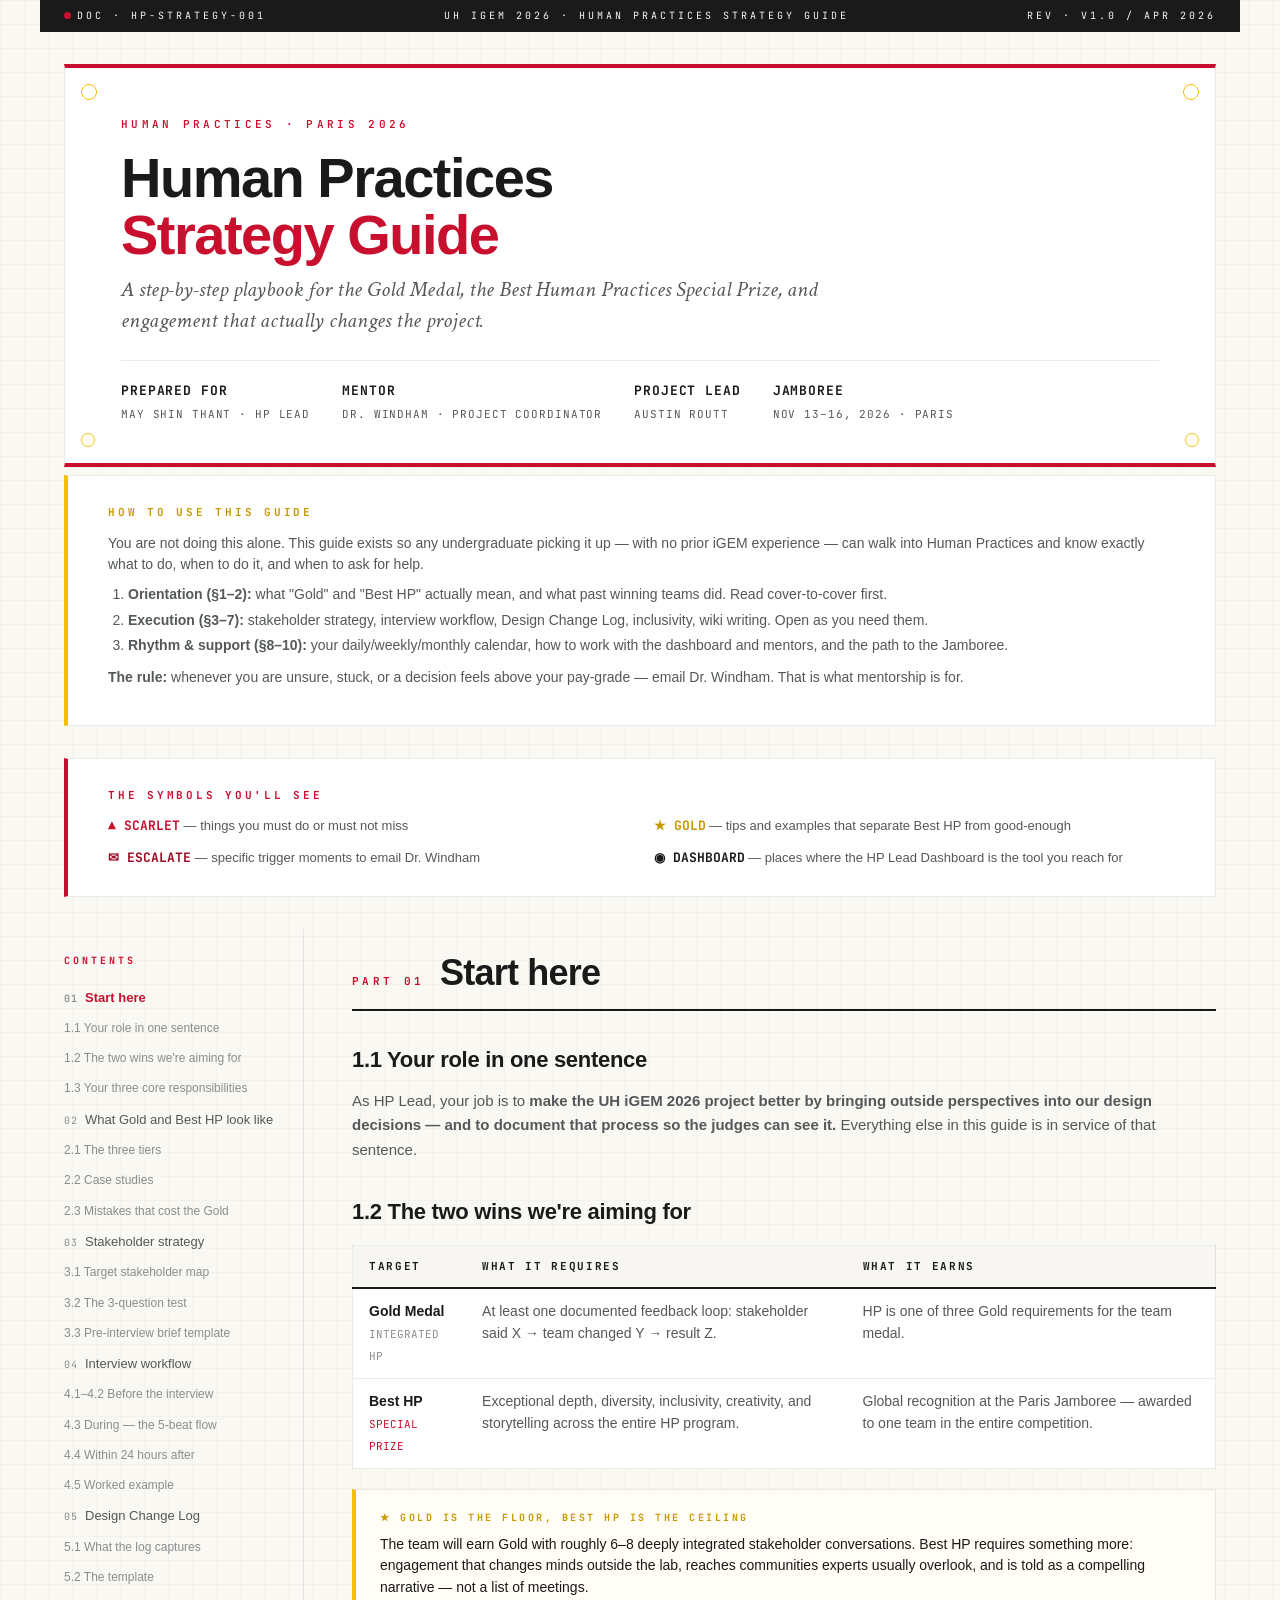
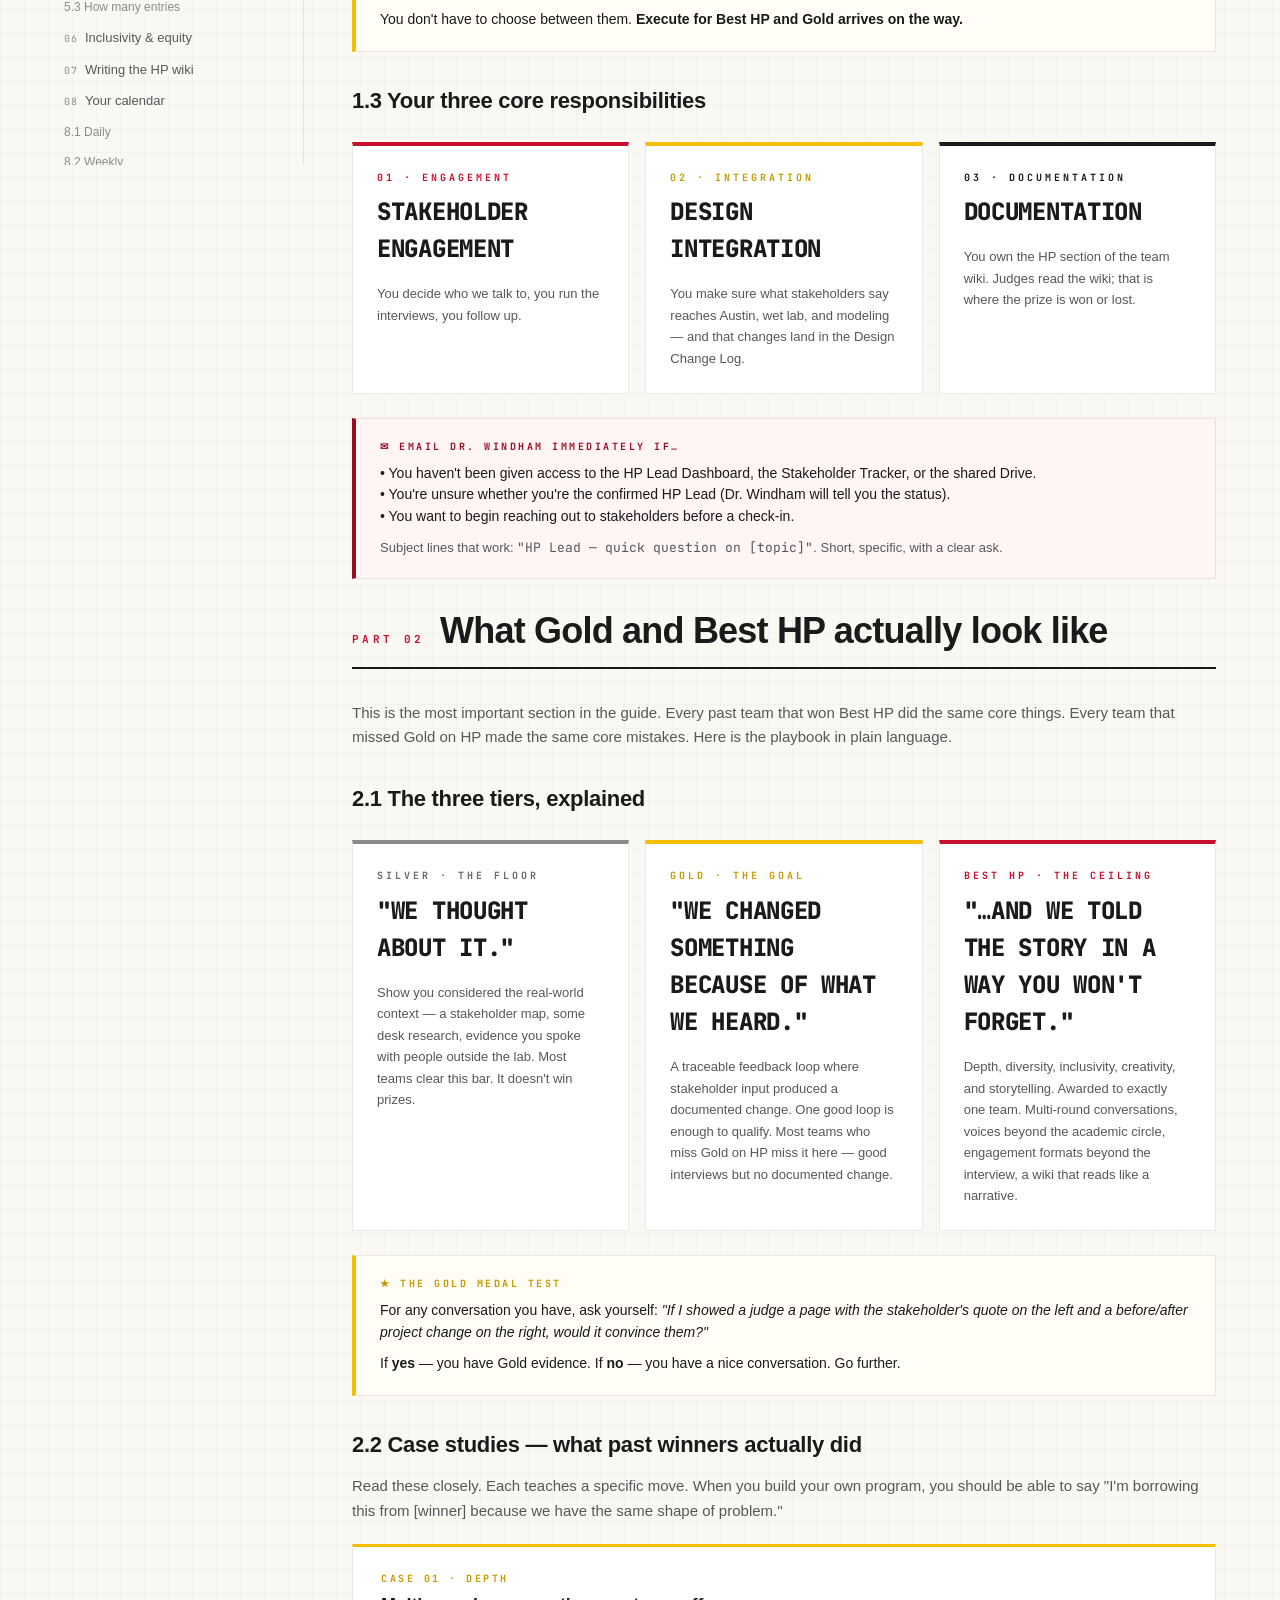
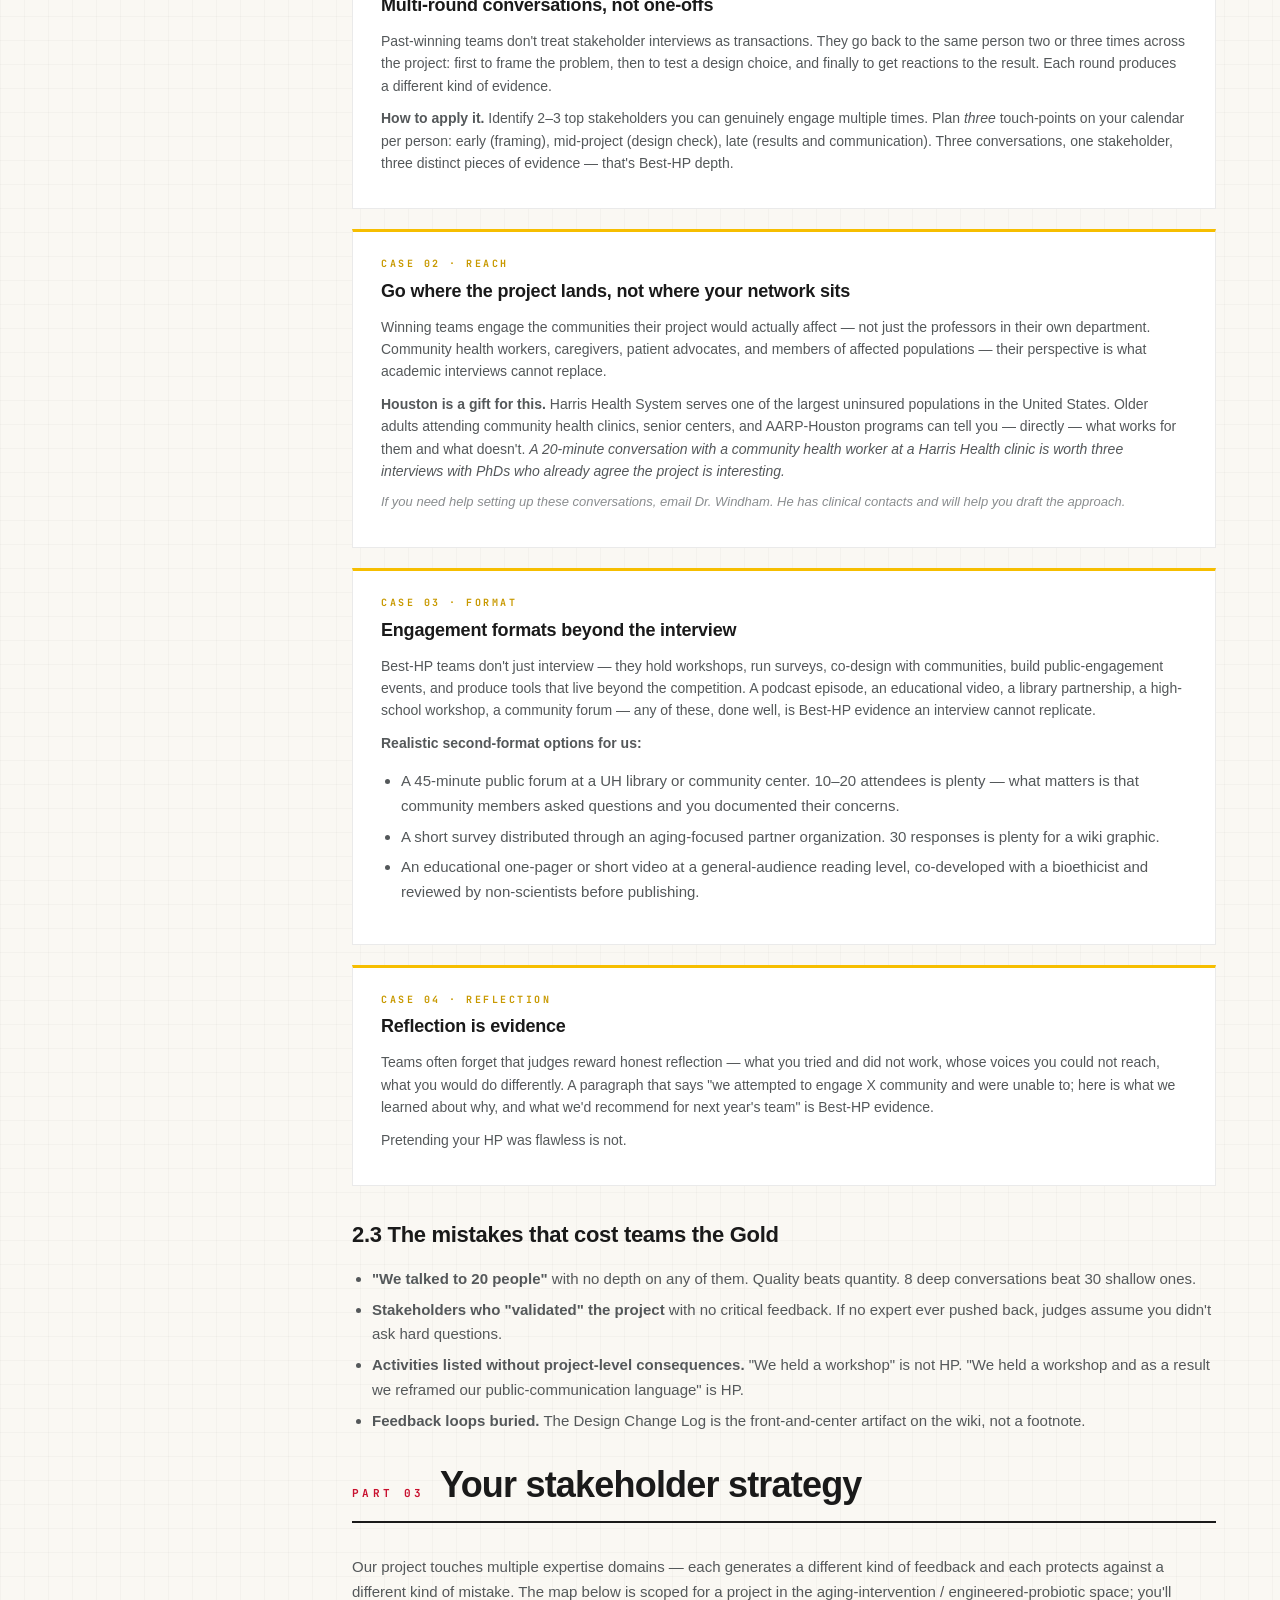
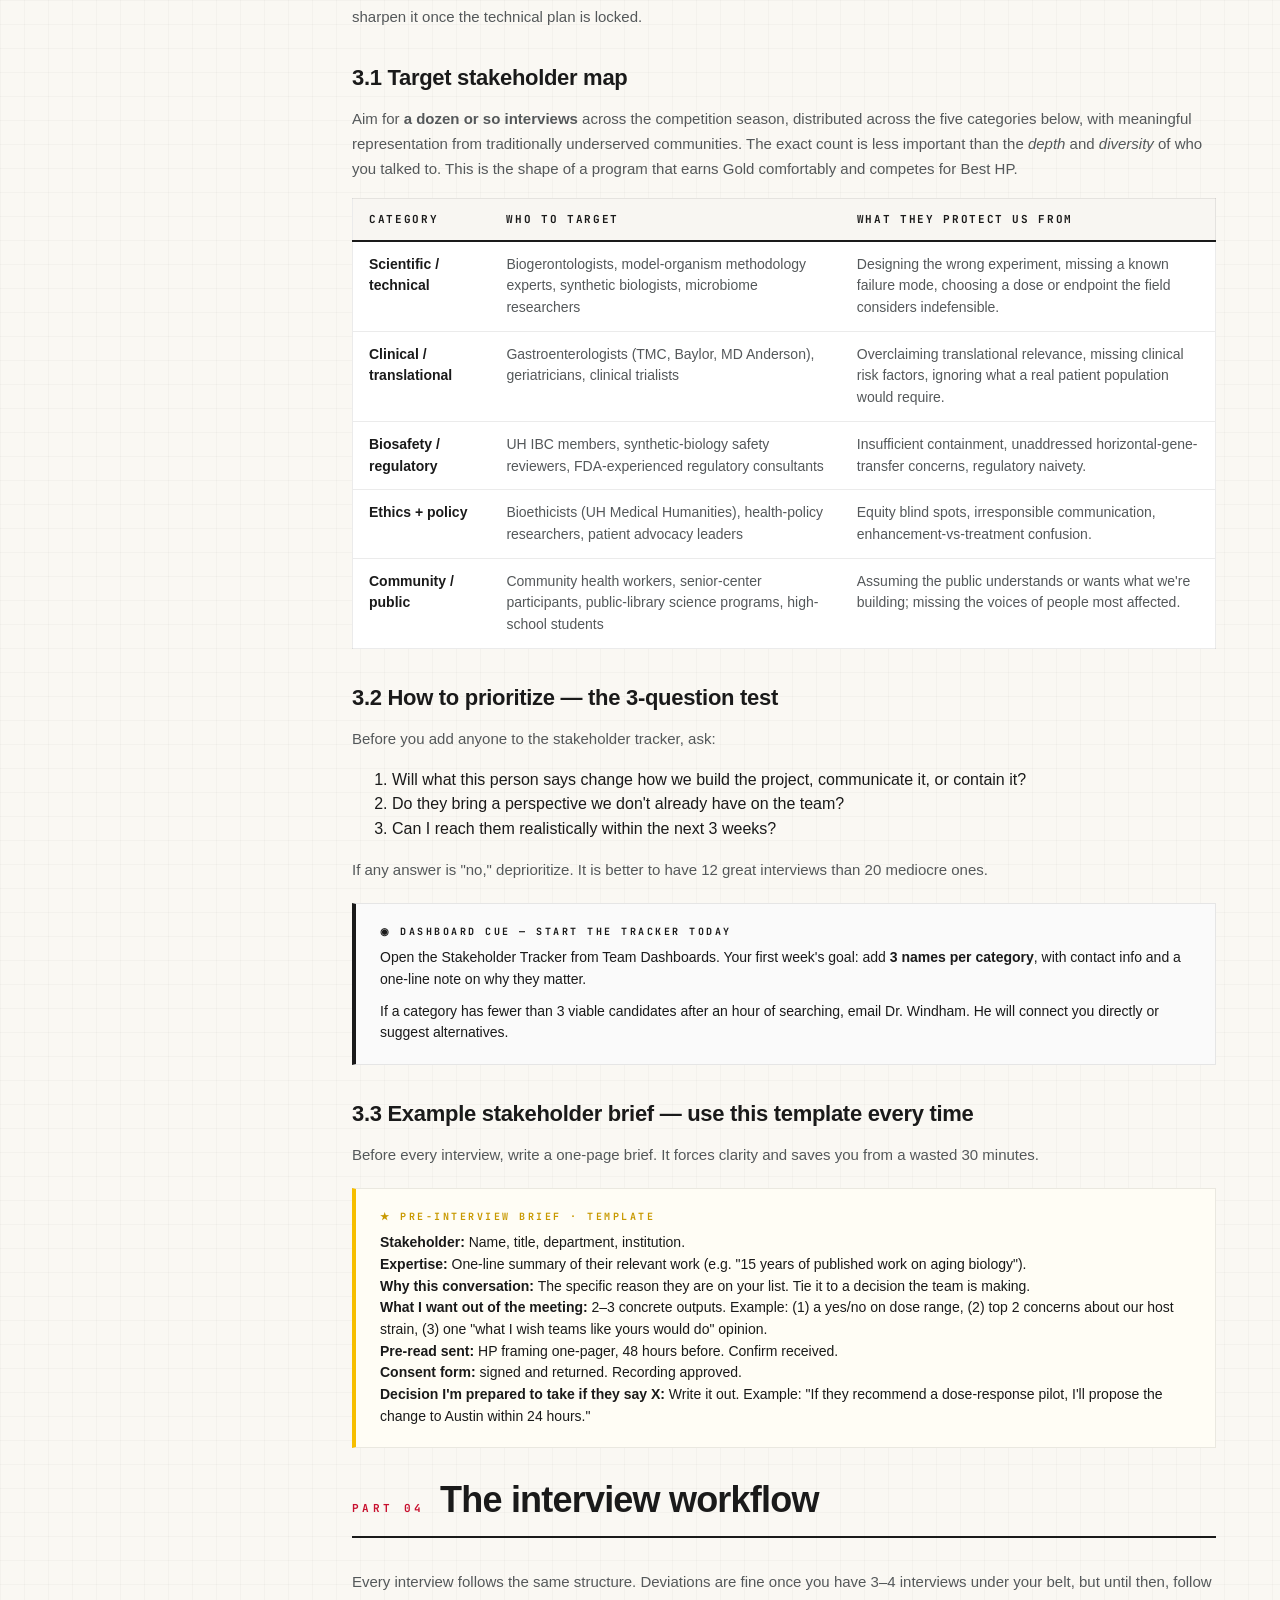
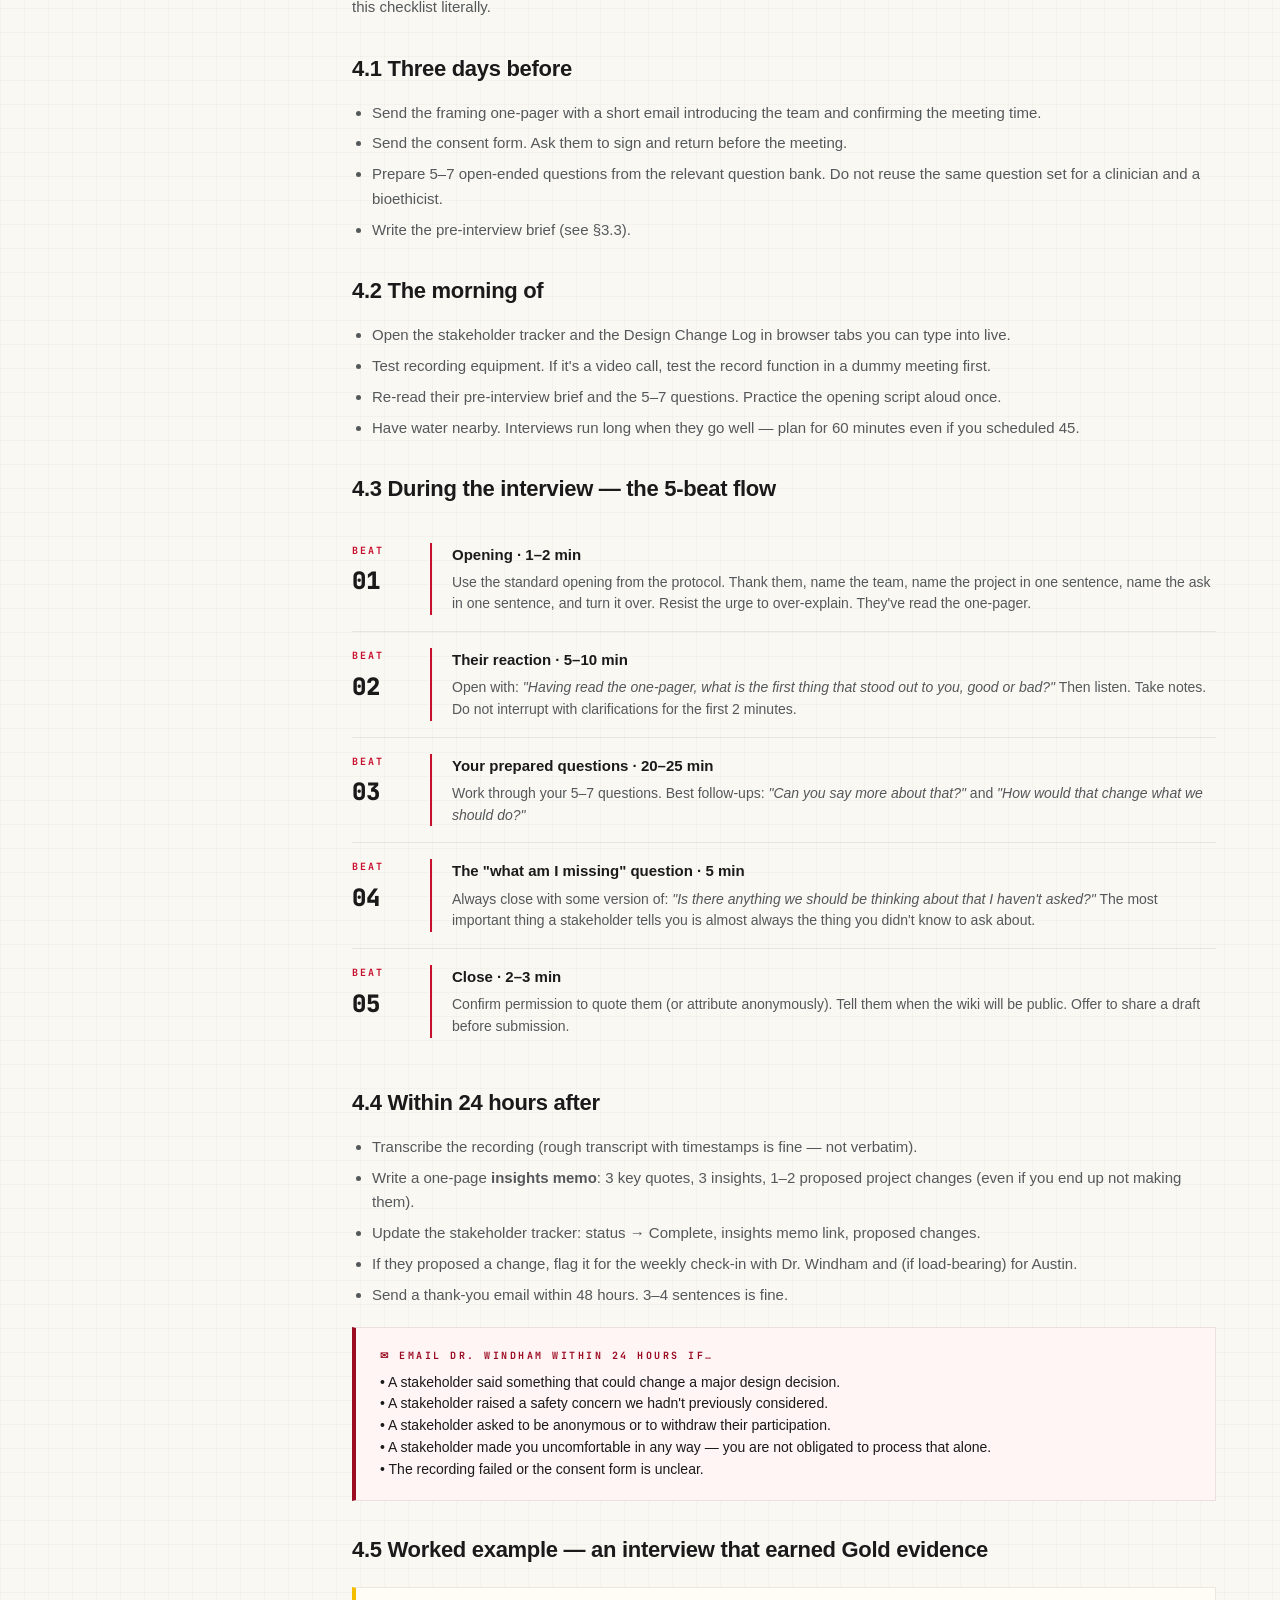
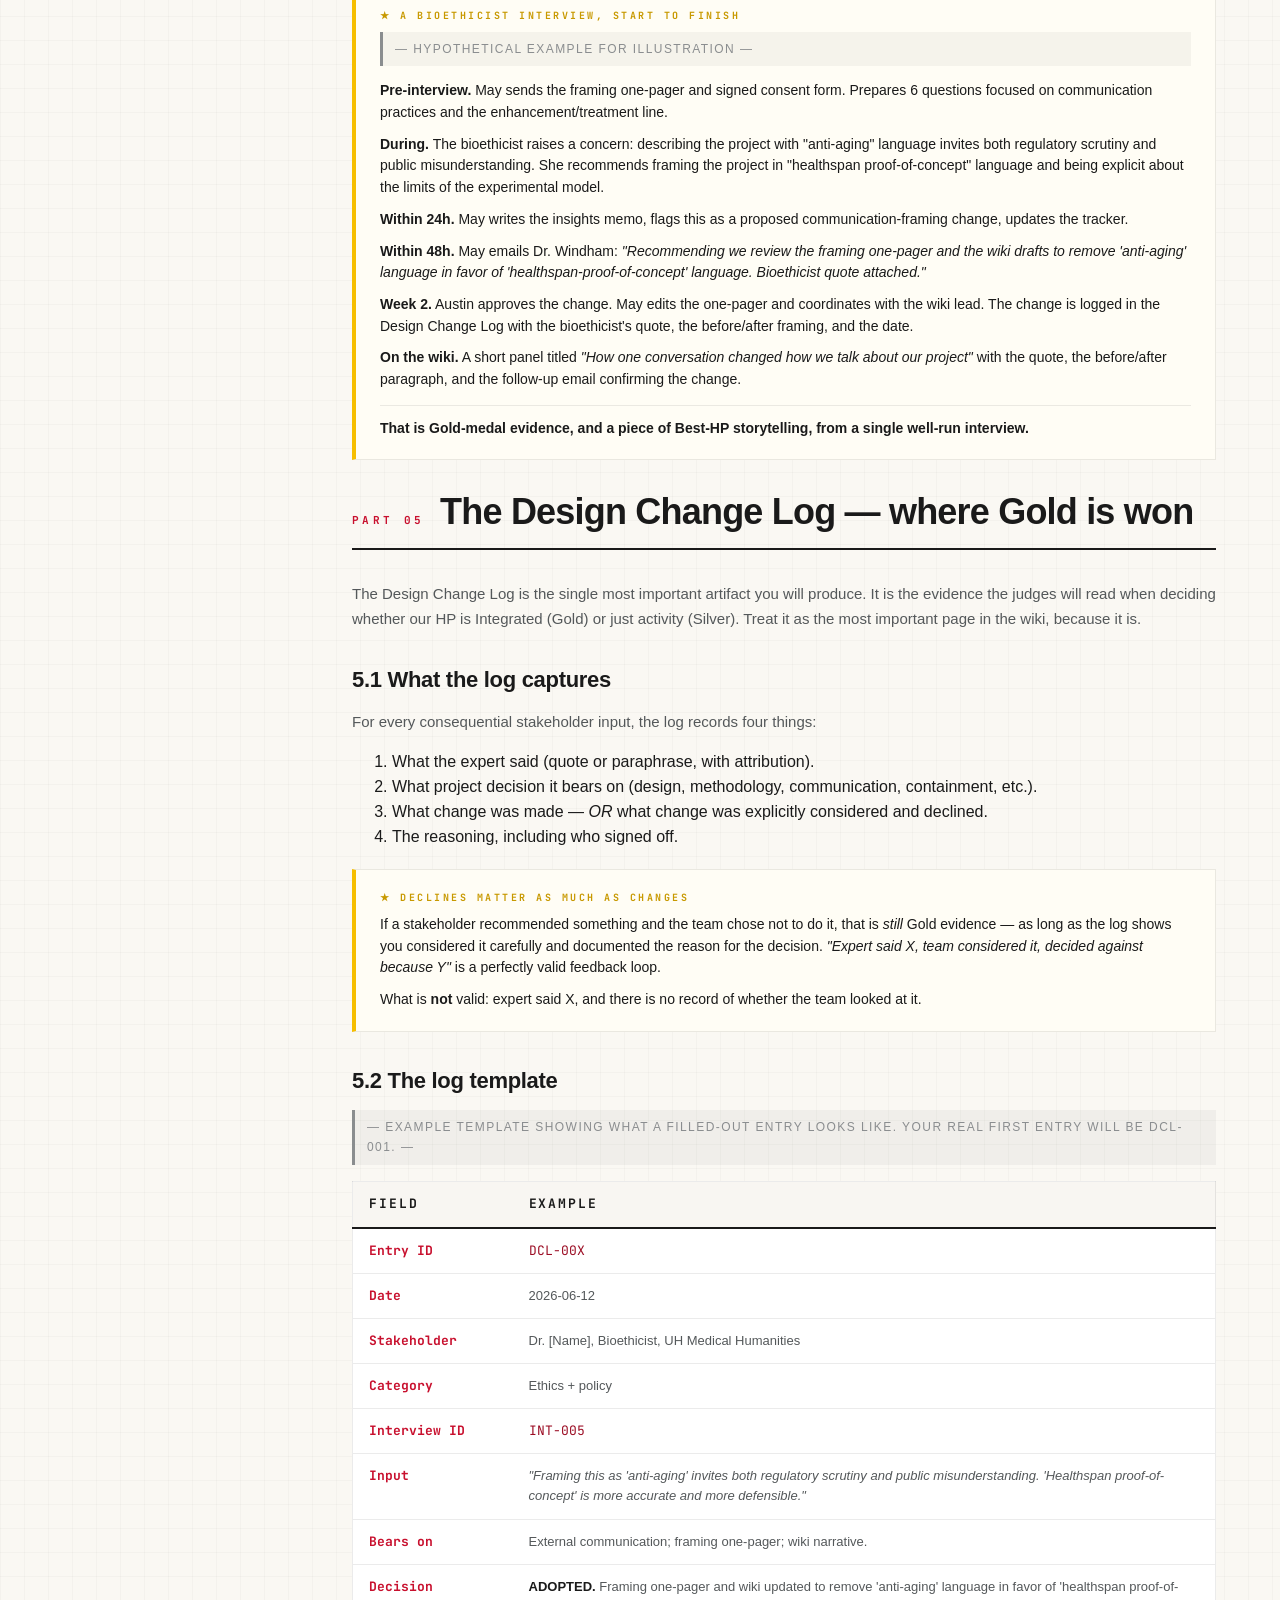
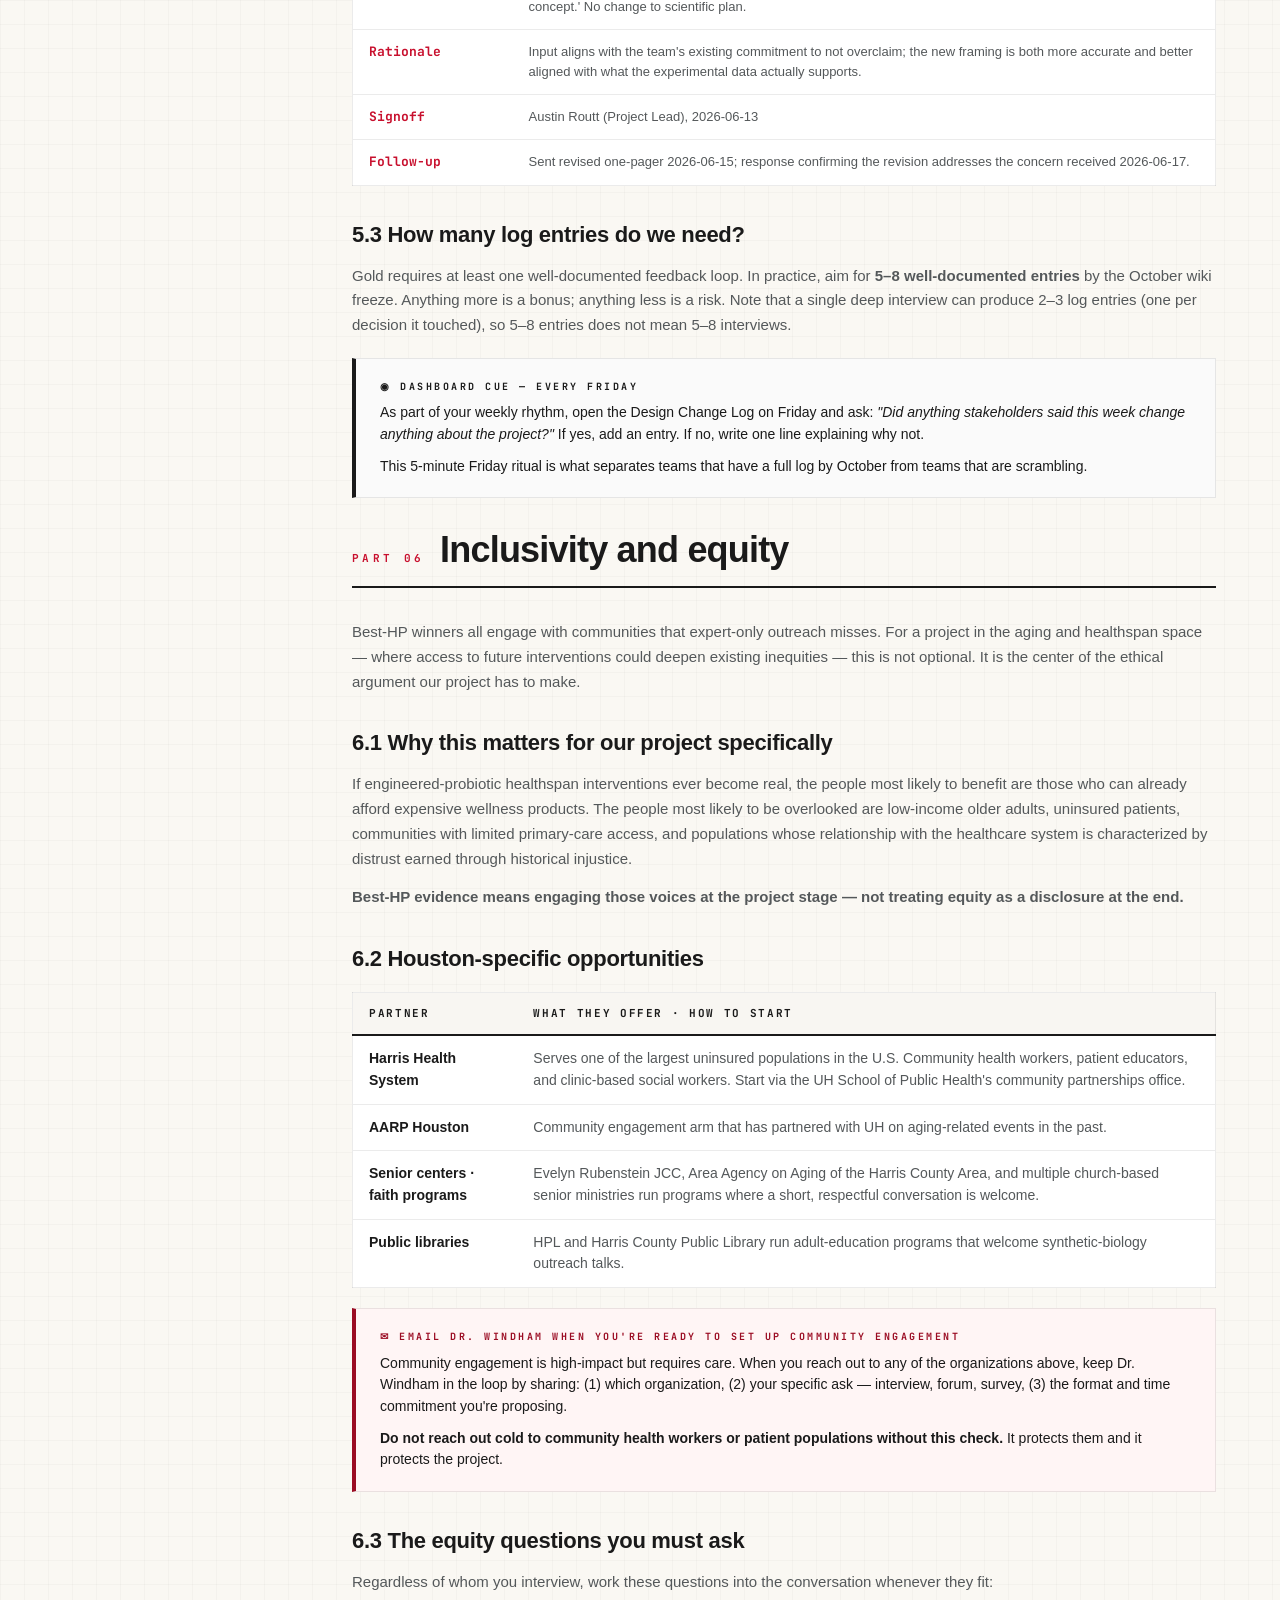
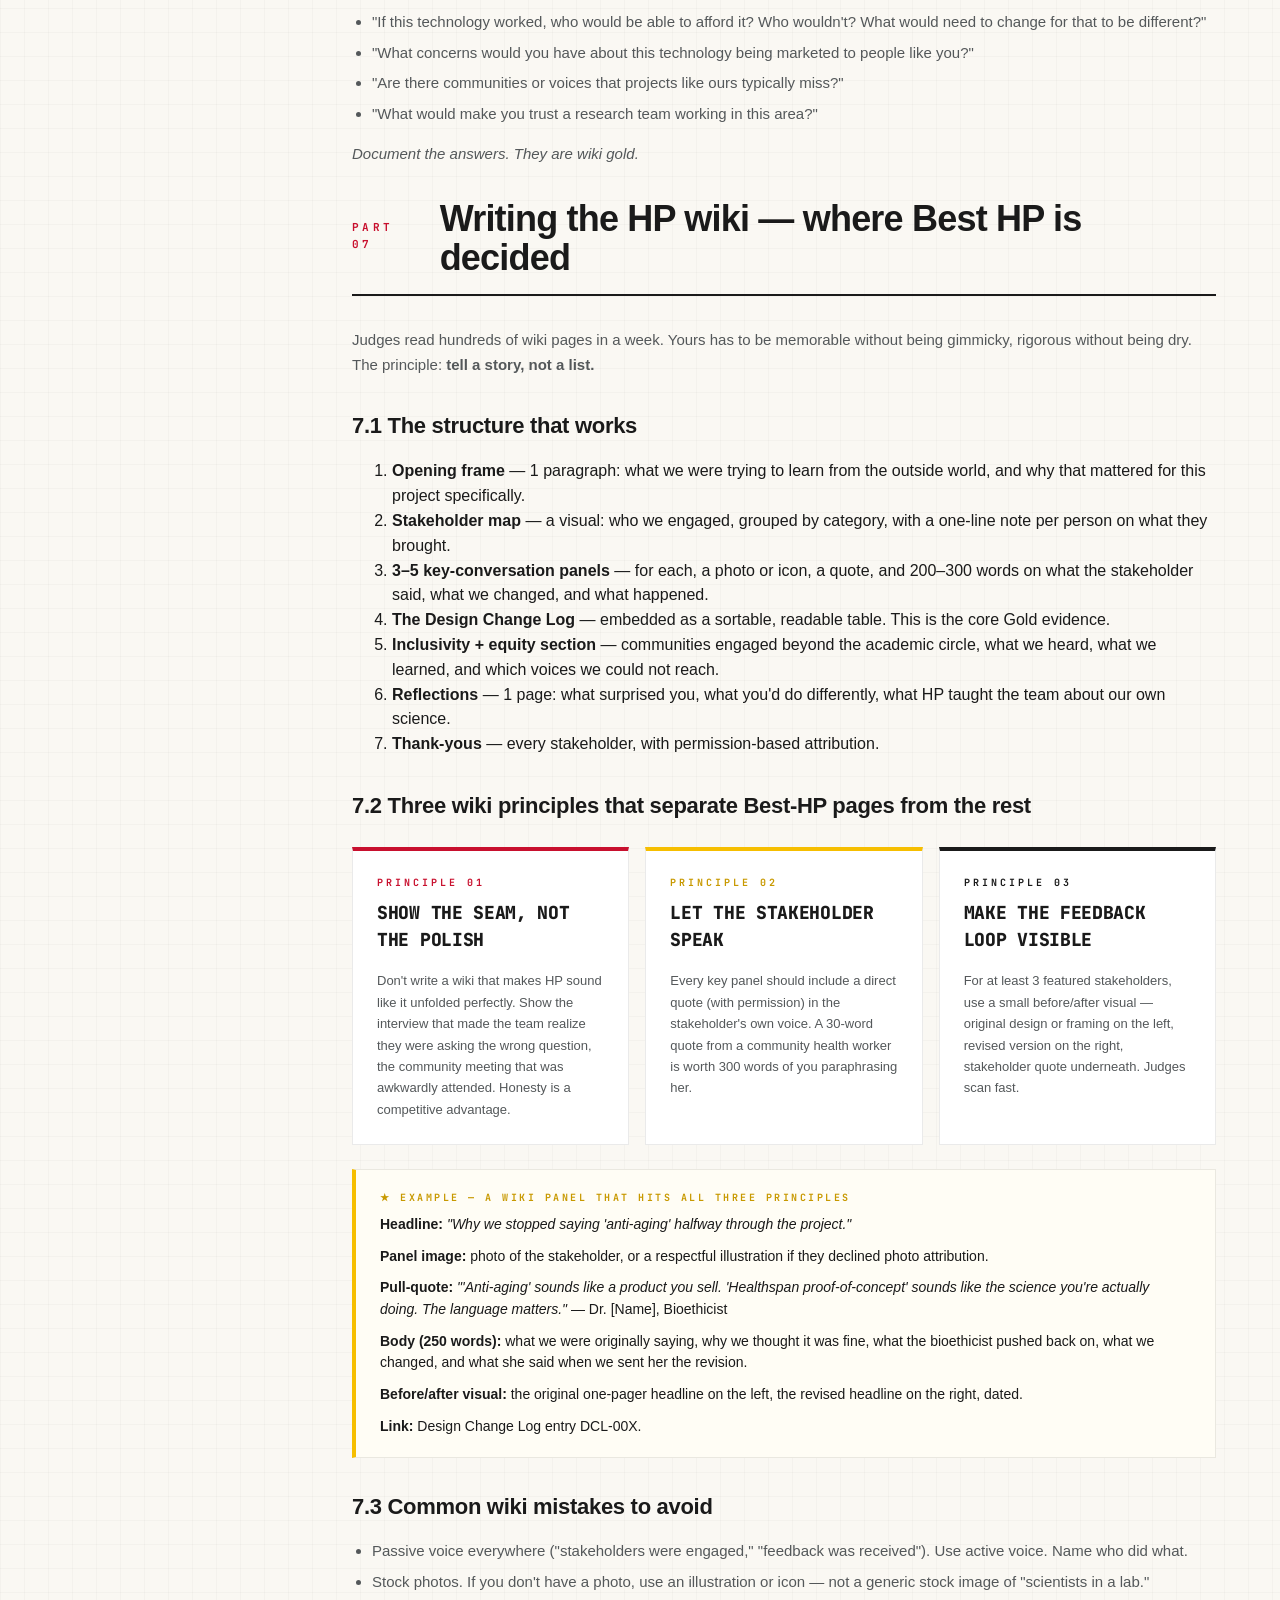
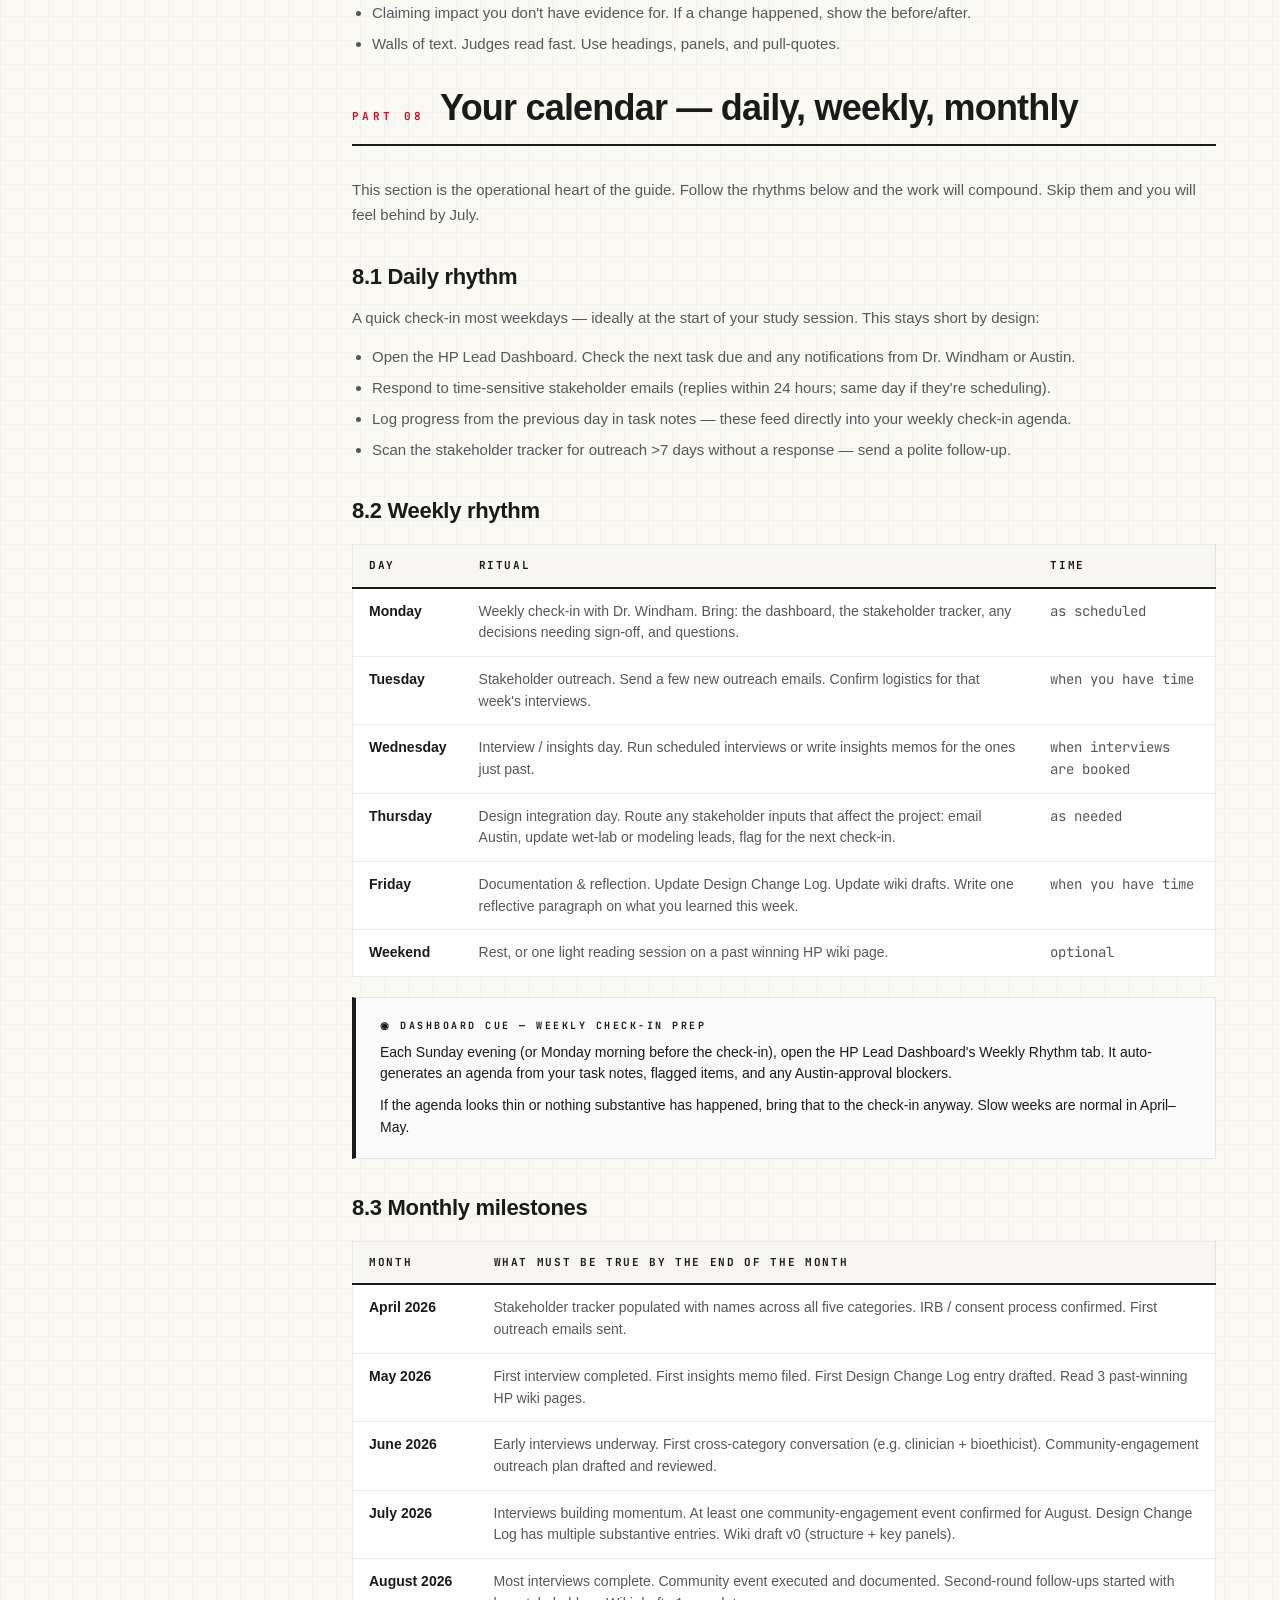
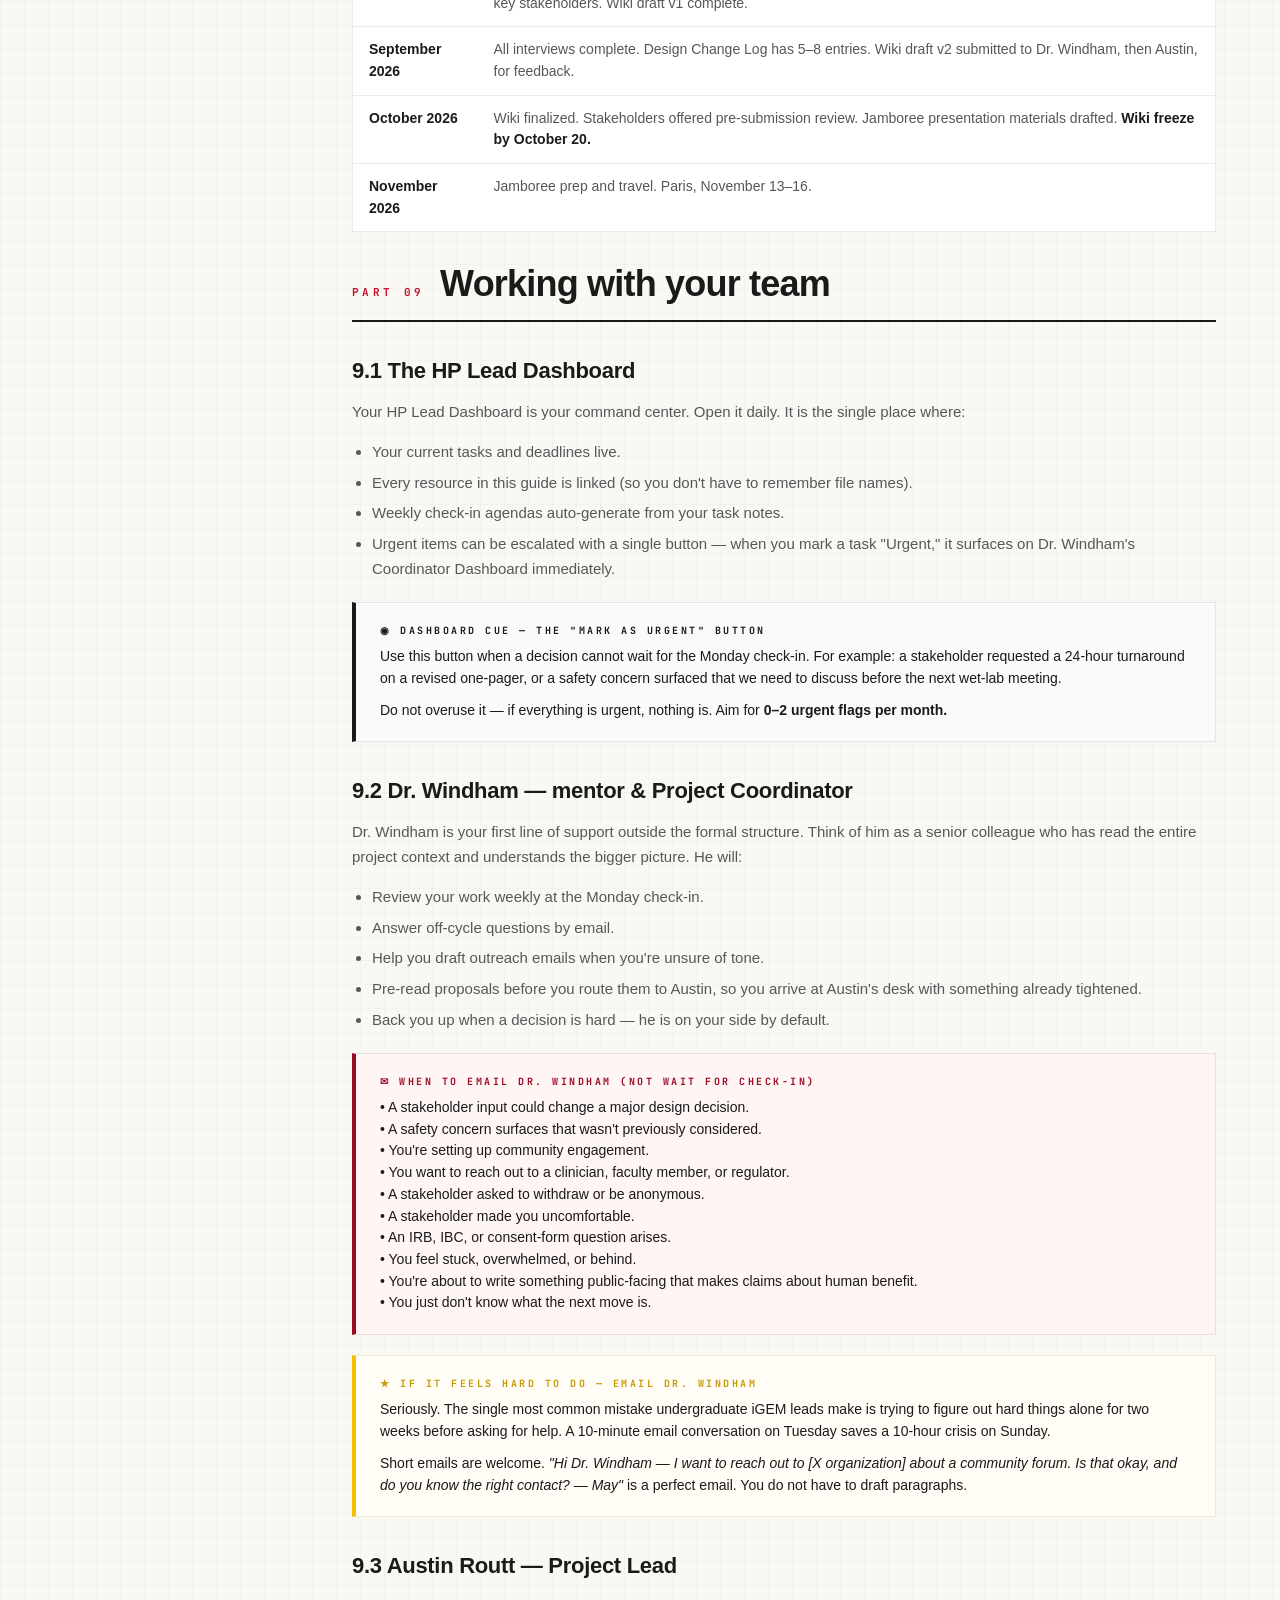
<file: docs/UH iGEM 2026 Human Practices Strategy Guide.html>
<!DOCTYPE html>
<html lang="en">
<head>
<meta charset="UTF-8">
<title>UH iGEM 2026 — Human Practices Strategy Guide</title>
<meta name="viewport" content="width=device-width,initial-scale=1">
<link rel="preconnect" href="https://fonts.googleapis.com">
<link rel="preconnect" href="https://fonts.gstatic.com" crossorigin>
<link href="https://fonts.googleapis.com/css2?family=JetBrains+Mono:wght@400;500;600;700&family=Crimson+Text:ital,wght@0,400;0,600;1,400;1,600&display=swap" rel="stylesheet">
<link rel="stylesheet" href="_guide_shared.css">
<style>
  /* HP-specific additions: escalation + gold example + dashboard cue callouts */
  .callout.escalate{
    border-left:4px solid var(--scarlet-dark);
    background:#fff5f5;
  }
  .callout.escalate .callout-label{color:var(--scarlet-dark)}
  .callout.gold-example{
    border-left:4px solid var(--gold);
    background:#fffdf5;
  }
  .callout.gold-example .callout-label{color:var(--gold-dark)}
  .callout.dashcue{
    border-left:4px solid var(--ink);
    background:#fafafa;
  }
  .callout.dashcue .callout-label{color:var(--ink)}

  /* Beat list for interview flow */
  .beats{margin:20px 0;counter-reset:beat}
  .beat{
    display:grid;grid-template-columns:80px 1fr;gap:20px;
    padding:16px 0;border-bottom:1px solid var(--line);
  }
  .beat:last-child{border-bottom:none}
  .beat-num{
    font-family:'JetBrains Mono',monospace;font-size:10px;
    letter-spacing:0.2em;text-transform:uppercase;
    color:var(--scarlet);font-weight:700;
    border-right:2px solid var(--scarlet);padding-right:12px;
  }
  .beat-num span{display:block;font-size:24px;font-weight:800;color:var(--ink);letter-spacing:-0.5px;margin-top:4px}
  .beat-body h5{font-size:15px;margin:0 0 6px;font-weight:800;color:var(--ink)}
  .beat-body p{font-size:14px;color:var(--slate);margin:0;line-height:1.55}

  /* Case-study stack */
  .case{
    background:var(--paper);border:1px solid var(--line);
    padding:24px 28px;margin:20px 0;
    border-top:3px solid var(--gold);
  }
  .case-tag{
    font-family:'JetBrains Mono',monospace;font-size:10px;
    letter-spacing:0.25em;text-transform:uppercase;
    color:var(--gold-dark);font-weight:700;margin-bottom:6px;
  }
  .case h4{
    font-size:18px;font-weight:800;margin:0 0 10px;
    color:var(--ink);letter-spacing:-0.2px;
    font-family:inherit;text-transform:none;
  }
  .case p{font-size:14px;color:var(--slate);margin:0 0 10px;line-height:1.6}

  /* Log-entry preview */
  .log-table th,.log-table td{font-size:13px}
  .log-table td:first-child{font-family:'JetBrains Mono',monospace;font-weight:700;color:var(--scarlet);width:160px}
</style>
</head>
<body>

<div class="tape">
  <div class="rec"><span class="rec-dot"></span><span>DOC · HP-STRATEGY-001</span></div>
  <div>UH iGEM 2026 · HUMAN PRACTICES STRATEGY GUIDE</div>
  <div>REV · v1.0 / APR 2026</div>
</div>

<div style="max-width:1200px;margin:0 auto;padding:0 24px">
  <header class="hero">
    <span class="corner-bl"></span><span class="corner-br"></span>
    <div class="hero-kicker">Human Practices · Paris 2026</div>
    <h1>Human Practices<br><em>Strategy Guide</em></h1>
    <p class="hero-sub">A step-by-step playbook for the Gold Medal, the Best Human Practices Special Prize, and engagement that actually changes the project.</p>
    <div class="hero-meta">
      <span><b>Prepared for</b>May Shin Thant · HP Lead</span>
      <span><b>Mentor</b>Dr. Windham · Project Coordinator</span>
      <span><b>Project Lead</b>Austin Routt</span>
      <span><b>Jamboree</b>Nov 13–16, 2026 · Paris</span>
    </div>
  </header>

  <div class="how-to-use">
    <h3>How to use this guide</h3>
    <p>You are not doing this alone. This guide exists so any undergraduate picking it up — with no prior iGEM experience — can walk into Human Practices and know exactly what to do, when to do it, and when to ask for help.</p>
    <ol>
      <li><b>Orientation (§1–2):</b> what "Gold" and "Best HP" actually mean, and what past winning teams did. Read cover-to-cover first.</li>
      <li><b>Execution (§3–7):</b> stakeholder strategy, interview workflow, Design Change Log, inclusivity, wiki writing. Open as you need them.</li>
      <li><b>Rhythm &amp; support (§8–10):</b> your daily/weekly/monthly calendar, how to work with the dashboard and mentors, and the path to the Jamboree.</li>
    </ol>
    <p style="margin-top:10px"><strong>The rule:</strong> whenever you are unsure, stuck, or a decision feels above your pay-grade — email Dr. Windham. That is what mentorship is for.</p>
  </div>

  <div class="how-to-use" style="border-left-color:var(--scarlet)">
    <h3 style="color:var(--scarlet)">The symbols you'll see</h3>
    <div style="display:grid;grid-template-columns:repeat(2,1fr);gap:12px 24px;font-size:13px;color:var(--slate);margin-top:6px">
      <div><span class="mono" style="color:var(--scarlet);font-weight:700">▲ SCARLET</span> — things you must do or must not miss</div>
      <div><span class="mono" style="color:var(--gold-dark);font-weight:700">★ GOLD</span> — tips and examples that separate Best HP from good-enough</div>
      <div><span class="mono" style="color:var(--scarlet-dark);font-weight:700">✉ ESCALATE</span> — specific trigger moments to email Dr. Windham</div>
      <div><span class="mono" style="color:var(--ink);font-weight:700">◉ DASHBOARD</span> — places where the HP Lead Dashboard is the tool you reach for</div>
    </div>
  </div>
</div>

<div class="layout">

  <nav class="toc" id="toc">
    <div class="toc-header">Contents</div>
    <ol>
      <li><a href="#part-1"><span class="num">01</span>Start here</a></li>
      <li class="sub"><a href="#role">1.1  Your role in one sentence</a></li>
      <li class="sub"><a href="#two-wins">1.2  The two wins we're aiming for</a></li>
      <li class="sub"><a href="#three-resp">1.3  Your three core responsibilities</a></li>
      <li><a href="#part-2"><span class="num">02</span>What Gold and Best HP look like</a></li>
      <li class="sub"><a href="#tiers">2.1  The three tiers</a></li>
      <li class="sub"><a href="#cases">2.2  Case studies</a></li>
      <li class="sub"><a href="#mistakes">2.3  Mistakes that cost the Gold</a></li>
      <li><a href="#part-3"><span class="num">03</span>Stakeholder strategy</a></li>
      <li class="sub"><a href="#map">3.1  Target stakeholder map</a></li>
      <li class="sub"><a href="#prioritize">3.2  The 3-question test</a></li>
      <li class="sub"><a href="#brief">3.3  Pre-interview brief template</a></li>
      <li><a href="#part-4"><span class="num">04</span>Interview workflow</a></li>
      <li class="sub"><a href="#before">4.1–4.2  Before the interview</a></li>
      <li class="sub"><a href="#during">4.3  During — the 5-beat flow</a></li>
      <li class="sub"><a href="#after">4.4  Within 24 hours after</a></li>
      <li class="sub"><a href="#worked">4.5  Worked example</a></li>
      <li><a href="#part-5"><span class="num">05</span>Design Change Log</a></li>
      <li class="sub"><a href="#log-capture">5.1  What the log captures</a></li>
      <li class="sub"><a href="#log-template">5.2  The template</a></li>
      <li class="sub"><a href="#log-count">5.3  How many entries</a></li>
      <li><a href="#part-6"><span class="num">06</span>Inclusivity &amp; equity</a></li>
      <li><a href="#part-7"><span class="num">07</span>Writing the HP wiki</a></li>
      <li><a href="#part-8"><span class="num">08</span>Your calendar</a></li>
      <li class="sub"><a href="#daily">8.1  Daily</a></li>
      <li class="sub"><a href="#weekly">8.2  Weekly</a></li>
      <li class="sub"><a href="#monthly">8.3  Monthly milestones</a></li>
      <li><a href="#part-9"><span class="num">09</span>Working with your team</a></li>
      <li><a href="#part-10"><span class="num">10</span>The finish line</a></li>
      <li><a href="#bottom-line"><span class="num">END</span>Closing note</a></li>
    </ol>
  </nav>

  <main class="content">

  <!-- ============ PART 1 ============ -->
  <section id="part-1">
    <div class="part-header">
      <span class="part-num">Part 01</span>
      <h2>Start here</h2>
    </div>

    <div class="section">
      <h3 id="role">1.1  Your role in one sentence</h3>
      <p>As HP Lead, your job is to <strong>make the UH iGEM 2026 project better by bringing outside perspectives into our design decisions — and to document that process so the judges can see it.</strong> Everything else in this guide is in service of that sentence.</p>

      <h3 id="two-wins">1.2  The two wins we're aiming for</h3>
      <table>
        <thead><tr><th>Target</th><th>What it requires</th><th>What it earns</th></tr></thead>
        <tbody>
          <tr>
            <td><strong>Gold Medal</strong><br><span class="mono" style="font-size:11px;color:var(--slate-light)">INTEGRATED HP</span></td>
            <td>At least one documented feedback loop: stakeholder said X → team changed Y → result Z.</td>
            <td>HP is one of three Gold requirements for the team medal.</td>
          </tr>
          <tr>
            <td><strong>Best HP</strong><br><span class="mono" style="font-size:11px;color:var(--scarlet)">SPECIAL PRIZE</span></td>
            <td>Exceptional depth, diversity, inclusivity, creativity, and storytelling across the entire HP program.</td>
            <td>Global recognition at the Paris Jamboree — awarded to one team in the entire competition.</td>
          </tr>
        </tbody>
      </table>
      <div class="callout key">
        <span class="callout-label">★ Gold is the floor, Best HP is the ceiling</span>
        <p>The team will earn Gold with roughly 6–8 deeply integrated stakeholder conversations. Best HP requires something more: engagement that changes minds outside the lab, reaches communities experts usually overlook, and is told as a compelling narrative — not a list of meetings.</p>
        <p>You don't have to choose between them. <strong>Execute for Best HP and Gold arrives on the way.</strong></p>
      </div>

      <h3 id="three-resp">1.3  Your three core responsibilities</h3>
      <div class="medal-row">
        <div class="medal-card bronze" style="border-top-color:var(--scarlet)">
          <div class="medal-num" style="color:var(--scarlet)">01 · ENGAGEMENT</div>
          <h4>Stakeholder engagement</h4>
          <p style="font-size:13px;color:var(--slate);margin:0">You decide who we talk to, you run the interviews, you follow up.</p>
        </div>
        <div class="medal-card silver" style="border-top-color:var(--gold)">
          <div class="medal-num" style="color:var(--gold-dark)">02 · INTEGRATION</div>
          <h4>Design integration</h4>
          <p style="font-size:13px;color:var(--slate);margin:0">You make sure what stakeholders say reaches Austin, wet lab, and modeling — and that changes land in the Design Change Log.</p>
        </div>
        <div class="medal-card gold" style="border-top-color:var(--ink)">
          <div class="medal-num" style="color:var(--ink)">03 · DOCUMENTATION</div>
          <h4>Documentation</h4>
          <p style="font-size:13px;color:var(--slate);margin:0">You own the HP section of the team wiki. Judges read the wiki; that is where the prize is won or lost.</p>
        </div>
      </div>

      <div class="callout escalate">
        <span class="callout-label">✉ Email Dr. Windham immediately if…</span>
        <p>• You haven't been given access to the HP Lead Dashboard, the Stakeholder Tracker, or the shared Drive.<br>
        • You're unsure whether you're the confirmed HP Lead (Dr. Windham will tell you the status).<br>
        • You want to begin reaching out to stakeholders before a check-in.</p>
        <p style="color:var(--slate);font-size:13px">Subject lines that work: <span class="mono">"HP Lead — quick question on [topic]"</span>. Short, specific, with a clear ask.</p>
      </div>
    </div>
  </section>

  <!-- ============ PART 2 ============ -->
  <section id="part-2">
    <div class="part-header">
      <span class="part-num">Part 02</span>
      <h2>What Gold and Best HP actually look like</h2>
    </div>

    <div class="section">
      <p>This is the most important section in the guide. Every past team that won Best HP did the same core things. Every team that missed Gold on HP made the same core mistakes. Here is the playbook in plain language.</p>

      <h3 id="tiers">2.1  The three tiers, explained</h3>
      <div class="medal-row">
        <div class="medal-card silver">
          <div class="medal-num">Silver · The floor</div>
          <h4>"We thought about it."</h4>
          <p style="font-size:13px;color:var(--slate);margin:0">Show you considered the real-world context — a stakeholder map, some desk research, evidence you spoke with people outside the lab. Most teams clear this bar. It doesn't win prizes.</p>
        </div>
        <div class="medal-card gold">
          <div class="medal-num">Gold · The goal</div>
          <h4>"We changed something because of what we heard."</h4>
          <p style="font-size:13px;color:var(--slate);margin:0">A traceable feedback loop where stakeholder input produced a documented change. One good loop is enough to qualify. Most teams who miss Gold on HP miss it here — good interviews but no documented change.</p>
        </div>
        <div class="medal-card bronze" style="border-top-color:var(--scarlet)">
          <div class="medal-num" style="color:var(--scarlet)">Best HP · The ceiling</div>
          <h4>"…and we told the story in a way you won't forget."</h4>
          <p style="font-size:13px;color:var(--slate);margin:0">Depth, diversity, inclusivity, creativity, and storytelling. Awarded to exactly one team. Multi-round conversations, voices beyond the academic circle, engagement formats beyond the interview, a wiki that reads like a narrative.</p>
        </div>
      </div>

      <div class="callout key">
        <span class="callout-label">★ The Gold medal test</span>
        <p>For any conversation you have, ask yourself: <em>"If I showed a judge a page with the stakeholder's quote on the left and a before/after project change on the right, would it convince them?"</em></p>
        <p>If <strong>yes</strong> — you have Gold evidence. If <strong>no</strong> — you have a nice conversation. Go further.</p>
      </div>

      <h3 id="cases">2.2  Case studies — what past winners actually did</h3>
      <p>Read these closely. Each teaches a specific move. When you build your own program, you should be able to say "I'm borrowing this from [winner] because we have the same shape of problem."</p>

      <div class="case">
        <div class="case-tag">Case 01 · Depth</div>
        <h4>Multi-round conversations, not one-offs</h4>
        <p>Past-winning teams don't treat stakeholder interviews as transactions. They go back to the same person two or three times across the project: first to frame the problem, then to test a design choice, and finally to get reactions to the result. Each round produces a different kind of evidence.</p>
        <p><strong>How to apply it.</strong> Identify 2–3 top stakeholders you can genuinely engage multiple times. Plan <em>three</em> touch-points on your calendar per person: early (framing), mid-project (design check), late (results and communication). Three conversations, one stakeholder, three distinct pieces of evidence — that's Best-HP depth.</p>
      </div>

      <div class="case">
        <div class="case-tag">Case 02 · Reach</div>
        <h4>Go where the project lands, not where your network sits</h4>
        <p>Winning teams engage the communities their project would actually affect — not just the professors in their own department. Community health workers, caregivers, patient advocates, and members of affected populations — their perspective is what academic interviews cannot replace.</p>
        <p><strong>Houston is a gift for this.</strong> Harris Health System serves one of the largest uninsured populations in the United States. Older adults attending community health clinics, senior centers, and AARP-Houston programs can tell you — directly — what works for them and what doesn't. <em>A 20-minute conversation with a community health worker at a Harris Health clinic is worth three interviews with PhDs who already agree the project is interesting.</em></p>
        <p style="font-size:13px;color:var(--slate-light);font-style:italic">If you need help setting up these conversations, email Dr. Windham. He has clinical contacts and will help you draft the approach.</p>
      </div>

      <div class="case">
        <div class="case-tag">Case 03 · Format</div>
        <h4>Engagement formats beyond the interview</h4>
        <p>Best-HP teams don't just interview — they hold workshops, run surveys, co-design with communities, build public-engagement events, and produce tools that live beyond the competition. A podcast episode, an educational video, a library partnership, a high-school workshop, a community forum — any of these, done well, is Best-HP evidence an interview cannot replicate.</p>
        <p><strong>Realistic second-format options for us:</strong></p>
        <ul>
          <li>A 45-minute public forum at a UH library or community center. 10–20 attendees is plenty — what matters is that community members asked questions and you documented their concerns.</li>
          <li>A short survey distributed through an aging-focused partner organization. 30 responses is plenty for a wiki graphic.</li>
          <li>An educational one-pager or short video at a general-audience reading level, co-developed with a bioethicist and reviewed by non-scientists before publishing.</li>
        </ul>
      </div>

      <div class="case">
        <div class="case-tag">Case 04 · Reflection</div>
        <h4>Reflection is evidence</h4>
        <p>Teams often forget that judges reward honest reflection — what you tried and did not work, whose voices you could not reach, what you would do differently. A paragraph that says "we attempted to engage X community and were unable to; here is what we learned about why, and what we'd recommend for next year's team" is Best-HP evidence.</p>
        <p>Pretending your HP was flawless is not.</p>
      </div>

      <h3 id="mistakes">2.3  The mistakes that cost teams the Gold</h3>
      <ul>
        <li><strong>"We talked to 20 people"</strong> with no depth on any of them. Quality beats quantity. 8 deep conversations beat 30 shallow ones.</li>
        <li><strong>Stakeholders who "validated" the project</strong> with no critical feedback. If no expert ever pushed back, judges assume you didn't ask hard questions.</li>
        <li><strong>Activities listed without project-level consequences.</strong> "We held a workshop" is not HP. "We held a workshop and as a result we reframed our public-communication language" is HP.</li>
        <li><strong>Feedback loops buried.</strong> The Design Change Log is the front-and-center artifact on the wiki, not a footnote.</li>
      </ul>
    </div>
  </section>

  <!-- ============ PART 3 ============ -->
  <section id="part-3">
    <div class="part-header">
      <span class="part-num">Part 03</span>
      <h2>Your stakeholder strategy</h2>
    </div>

    <div class="section">
      <p>Our project touches multiple expertise domains — each generates a different kind of feedback and each protects against a different kind of mistake. The map below is scoped for a project in the aging-intervention / engineered-probiotic space; you'll sharpen it once the technical plan is locked.</p>

      <h3 id="map">3.1  Target stakeholder map</h3>
      <p>Aim for <strong>a dozen or so interviews</strong> across the competition season, distributed across the five categories below, with meaningful representation from traditionally underserved communities. The exact count is less important than the <em>depth</em> and <em>diversity</em> of who you talked to. This is the shape of a program that earns Gold comfortably and competes for Best HP.</p>
      <table>
        <thead><tr><th>Category</th><th>Who to target</th><th>What they protect us from</th></tr></thead>
        <tbody>
          <tr>
            <td><strong>Scientific / technical</strong></td>
            <td>Biogerontologists, model-organism methodology experts, synthetic biologists, microbiome researchers</td>
            <td>Designing the wrong experiment, missing a known failure mode, choosing a dose or endpoint the field considers indefensible.</td>
          </tr>
          <tr>
            <td><strong>Clinical / translational</strong></td>
            <td>Gastroenterologists (TMC, Baylor, MD Anderson), geriatricians, clinical trialists</td>
            <td>Overclaiming translational relevance, missing clinical risk factors, ignoring what a real patient population would require.</td>
          </tr>
          <tr>
            <td><strong>Biosafety / regulatory</strong></td>
            <td>UH IBC members, synthetic-biology safety reviewers, FDA-experienced regulatory consultants</td>
            <td>Insufficient containment, unaddressed horizontal-gene-transfer concerns, regulatory naivety.</td>
          </tr>
          <tr>
            <td><strong>Ethics + policy</strong></td>
            <td>Bioethicists (UH Medical Humanities), health-policy researchers, patient advocacy leaders</td>
            <td>Equity blind spots, irresponsible communication, enhancement-vs-treatment confusion.</td>
          </tr>
          <tr>
            <td><strong>Community / public</strong></td>
            <td>Community health workers, senior-center participants, public-library science programs, high-school students</td>
            <td>Assuming the public understands or wants what we're building; missing the voices of people most affected.</td>
          </tr>
        </tbody>
      </table>

      <h3 id="prioritize">3.2  How to prioritize — the 3-question test</h3>
      <p>Before you add anyone to the stakeholder tracker, ask:</p>
      <ol>
        <li>Will what this person says change how we build the project, communicate it, or contain it?</li>
        <li>Do they bring a perspective we don't already have on the team?</li>
        <li>Can I reach them realistically within the next 3 weeks?</li>
      </ol>
      <p>If any answer is "no," deprioritize. It is better to have 12 great interviews than 20 mediocre ones.</p>

      <div class="callout dashcue">
        <span class="callout-label">◉ Dashboard cue — start the tracker today</span>
        <p>Open the Stakeholder Tracker from Team Dashboards. Your first week's goal: add <strong>3 names per category</strong>, with contact info and a one-line note on why they matter.</p>
        <p>If a category has fewer than 3 viable candidates after an hour of searching, email Dr. Windham. He will connect you directly or suggest alternatives.</p>
      </div>

      <h3 id="brief">3.3  Example stakeholder brief — use this template every time</h3>
      <p>Before every interview, write a one-page brief. It forces clarity and saves you from a wasted 30 minutes.</p>
      <div class="callout gold-example">
        <span class="callout-label">★ Pre-interview brief · template</span>
        <p><strong>Stakeholder:</strong> Name, title, department, institution.<br>
        <strong>Expertise:</strong> One-line summary of their relevant work (e.g. "15 years of published work on aging biology").<br>
        <strong>Why this conversation:</strong> The specific reason they are on your list. Tie it to a decision the team is making.<br>
        <strong>What I want out of the meeting:</strong> 2–3 concrete outputs. Example: (1) a yes/no on dose range, (2) top 2 concerns about our host strain, (3) one "what I wish teams like yours would do" opinion.<br>
        <strong>Pre-read sent:</strong> HP framing one-pager, 48 hours before. Confirm received.<br>
        <strong>Consent form:</strong> signed and returned. Recording approved.<br>
        <strong>Decision I'm prepared to take if they say X:</strong> Write it out. Example: "If they recommend a dose-response pilot, I'll propose the change to Austin within 24 hours."</p>
      </div>
    </div>
  </section>

  <!-- ============ PART 4 ============ -->
  <section id="part-4">
    <div class="part-header">
      <span class="part-num">Part 04</span>
      <h2>The interview workflow</h2>
    </div>

    <div class="section">
      <p>Every interview follows the same structure. Deviations are fine once you have 3–4 interviews under your belt, but until then, follow this checklist literally.</p>

      <h3 id="before">4.1  Three days before</h3>
      <ul>
        <li>Send the framing one-pager with a short email introducing the team and confirming the meeting time.</li>
        <li>Send the consent form. Ask them to sign and return before the meeting.</li>
        <li>Prepare 5–7 open-ended questions from the relevant question bank. Do not reuse the same question set for a clinician and a bioethicist.</li>
        <li>Write the pre-interview brief (see §3.3).</li>
      </ul>

      <h3>4.2  The morning of</h3>
      <ul>
        <li>Open the stakeholder tracker and the Design Change Log in browser tabs you can type into live.</li>
        <li>Test recording equipment. If it's a video call, test the record function in a dummy meeting first.</li>
        <li>Re-read their pre-interview brief and the 5–7 questions. Practice the opening script aloud once.</li>
        <li>Have water nearby. Interviews run long when they go well — plan for 60 minutes even if you scheduled 45.</li>
      </ul>

      <h3 id="during">4.3  During the interview — the 5-beat flow</h3>
      <div class="beats">
        <div class="beat">
          <div class="beat-num">Beat<span>01</span></div>
          <div class="beat-body"><h5>Opening · 1–2 min</h5>
          <p>Use the standard opening from the protocol. Thank them, name the team, name the project in one sentence, name the ask in one sentence, and turn it over. Resist the urge to over-explain. They've read the one-pager.</p></div>
        </div>
        <div class="beat">
          <div class="beat-num">Beat<span>02</span></div>
          <div class="beat-body"><h5>Their reaction · 5–10 min</h5>
          <p>Open with: <em>"Having read the one-pager, what is the first thing that stood out to you, good or bad?"</em> Then listen. Take notes. Do not interrupt with clarifications for the first 2 minutes.</p></div>
        </div>
        <div class="beat">
          <div class="beat-num">Beat<span>03</span></div>
          <div class="beat-body"><h5>Your prepared questions · 20–25 min</h5>
          <p>Work through your 5–7 questions. Best follow-ups: <em>"Can you say more about that?"</em> and <em>"How would that change what we should do?"</em></p></div>
        </div>
        <div class="beat">
          <div class="beat-num">Beat<span>04</span></div>
          <div class="beat-body"><h5>The "what am I missing" question · 5 min</h5>
          <p>Always close with some version of: <em>"Is there anything we should be thinking about that I haven't asked?"</em> The most important thing a stakeholder tells you is almost always the thing you didn't know to ask about.</p></div>
        </div>
        <div class="beat">
          <div class="beat-num">Beat<span>05</span></div>
          <div class="beat-body"><h5>Close · 2–3 min</h5>
          <p>Confirm permission to quote them (or attribute anonymously). Tell them when the wiki will be public. Offer to share a draft before submission.</p></div>
        </div>
      </div>

      <h3 id="after">4.4  Within 24 hours after</h3>
      <ul>
        <li>Transcribe the recording (rough transcript with timestamps is fine — not verbatim).</li>
        <li>Write a one-page <strong>insights memo</strong>: 3 key quotes, 3 insights, 1–2 proposed project changes (even if you end up not making them).</li>
        <li>Update the stakeholder tracker: status → Complete, insights memo link, proposed changes.</li>
        <li>If they proposed a change, flag it for the weekly check-in with Dr. Windham and (if load-bearing) for Austin.</li>
        <li>Send a thank-you email within 48 hours. 3–4 sentences is fine.</li>
      </ul>

      <div class="callout escalate">
        <span class="callout-label">✉ Email Dr. Windham within 24 hours if…</span>
        <p>• A stakeholder said something that could change a major design decision.<br>
        • A stakeholder raised a safety concern we hadn't previously considered.<br>
        • A stakeholder asked to be anonymous or to withdraw their participation.<br>
        • A stakeholder made you uncomfortable in any way — you are not obligated to process that alone.<br>
        • The recording failed or the consent form is unclear.</p>
      </div>

      <h3 id="worked">4.5  Worked example — an interview that earned Gold evidence</h3>
      <div class="callout gold-example">
        <span class="callout-label">★ A bioethicist interview, start to finish</span>
        <p style="font-family:var(--mono);font-size:12px;letter-spacing:0.12em;text-transform:uppercase;color:var(--slate-light);margin:0 0 14px 0;padding:8px 12px;background:rgba(0,0,0,0.04);border-left:3px solid var(--slate-light)">— hypothetical example for illustration —</p>
        <p><strong>Pre-interview.</strong> May sends the framing one-pager and signed consent form. Prepares 6 questions focused on communication practices and the enhancement/treatment line.</p>
        <p><strong>During.</strong> The bioethicist raises a concern: describing the project with "anti-aging" language invites both regulatory scrutiny and public misunderstanding. She recommends framing the project in "healthspan proof-of-concept" language and being explicit about the limits of the experimental model.</p>
        <p><strong>Within 24h.</strong> May writes the insights memo, flags this as a proposed communication-framing change, updates the tracker.</p>
        <p><strong>Within 48h.</strong> May emails Dr. Windham: <em>"Recommending we review the framing one-pager and the wiki drafts to remove 'anti-aging' language in favor of 'healthspan-proof-of-concept' language. Bioethicist quote attached."</em></p>
        <p><strong>Week 2.</strong> Austin approves the change. May edits the one-pager and coordinates with the wiki lead. The change is logged in the Design Change Log with the bioethicist's quote, the before/after framing, and the date.</p>
        <p><strong>On the wiki.</strong> A short panel titled <em>"How one conversation changed how we talk about our project"</em> with the quote, the before/after paragraph, and the follow-up email confirming the change.</p>
        <p style="margin-top:14px;border-top:1px solid var(--line);padding-top:12px"><strong>That is Gold-medal evidence, and a piece of Best-HP storytelling, from a single well-run interview.</strong></p>
      </div>
    </div>
  </section>

  <!-- ============ PART 5 ============ -->
  <section id="part-5">
    <div class="part-header">
      <span class="part-num">Part 05</span>
      <h2>The Design Change Log — where Gold is won</h2>
    </div>

    <div class="section">
      <p>The Design Change Log is the single most important artifact you will produce. It is the evidence the judges will read when deciding whether our HP is Integrated (Gold) or just activity (Silver). Treat it as the most important page in the wiki, because it is.</p>

      <h3 id="log-capture">5.1  What the log captures</h3>
      <p>For every consequential stakeholder input, the log records four things:</p>
      <ol>
        <li>What the expert said (quote or paraphrase, with attribution).</li>
        <li>What project decision it bears on (design, methodology, communication, containment, etc.).</li>
        <li>What change was made — <em>OR</em> what change was explicitly considered and declined.</li>
        <li>The reasoning, including who signed off.</li>
      </ol>
      <div class="callout key">
        <span class="callout-label">★ Declines matter as much as changes</span>
        <p>If a stakeholder recommended something and the team chose not to do it, that is <em>still</em> Gold evidence — as long as the log shows you considered it carefully and documented the reason for the decision. <em>"Expert said X, team considered it, decided against because Y"</em> is a perfectly valid feedback loop.</p>
        <p>What is <strong>not</strong> valid: expert said X, and there is no record of whether the team looked at it.</p>
      </div>

      <h3 id="log-template">5.2  The log template</h3>
      <p style="font-family:var(--mono);font-size:12px;letter-spacing:0.12em;text-transform:uppercase;color:var(--slate-light);margin:0 0 10px 0;padding:8px 12px;background:rgba(0,0,0,0.04);border-left:3px solid var(--slate-light)">— example template showing what a filled-out entry looks like. your real first entry will be DCL-001. —</p>
      <table class="log-table">
        <thead><tr><th>Field</th><th>Example</th></tr></thead>
        <tbody>
          <tr><td>Entry ID</td><td><span class="mono">DCL-00X</span></td></tr>
          <tr><td>Date</td><td>2026-06-12</td></tr>
          <tr><td>Stakeholder</td><td>Dr. [Name], Bioethicist, UH Medical Humanities</td></tr>
          <tr><td>Category</td><td>Ethics + policy</td></tr>
          <tr><td>Interview ID</td><td><span class="mono">INT-005</span></td></tr>
          <tr><td>Input</td><td><em>"Framing this as 'anti-aging' invites both regulatory scrutiny and public misunderstanding. 'Healthspan proof-of-concept' is more accurate and more defensible."</em></td></tr>
          <tr><td>Bears on</td><td>External communication; framing one-pager; wiki narrative.</td></tr>
          <tr><td>Decision</td><td><strong>ADOPTED.</strong> Framing one-pager and wiki updated to remove 'anti-aging' language in favor of 'healthspan proof-of-concept.' No change to scientific plan.</td></tr>
          <tr><td>Rationale</td><td>Input aligns with the team's existing commitment to not overclaim; the new framing is both more accurate and better aligned with what the experimental data actually supports.</td></tr>
          <tr><td>Signoff</td><td>Austin Routt (Project Lead), 2026-06-13</td></tr>
          <tr><td>Follow-up</td><td>Sent revised one-pager 2026-06-15; response confirming the revision addresses the concern received 2026-06-17.</td></tr>
        </tbody>
      </table>

      <h3 id="log-count">5.3  How many log entries do we need?</h3>
      <p>Gold requires at least one well-documented feedback loop. In practice, aim for <strong>5–8 well-documented entries</strong> by the October wiki freeze. Anything more is a bonus; anything less is a risk. Note that a single deep interview can produce 2–3 log entries (one per decision it touched), so 5–8 entries does not mean 5–8 interviews.</p>

      <div class="callout dashcue">
        <span class="callout-label">◉ Dashboard cue — every Friday</span>
        <p>As part of your weekly rhythm, open the Design Change Log on Friday and ask: <em>"Did anything stakeholders said this week change anything about the project?"</em> If yes, add an entry. If no, write one line explaining why not.</p>
        <p>This 5-minute Friday ritual is what separates teams that have a full log by October from teams that are scrambling.</p>
      </div>
    </div>
  </section>

  <!-- ============ PART 6 ============ -->
  <section id="part-6">
    <div class="part-header">
      <span class="part-num">Part 06</span>
      <h2>Inclusivity and equity</h2>
    </div>

    <div class="section">
      <p>Best-HP winners all engage with communities that expert-only outreach misses. For a project in the aging and healthspan space — where access to future interventions could deepen existing inequities — this is not optional. It is the center of the ethical argument our project has to make.</p>

      <h3>6.1  Why this matters for our project specifically</h3>
      <p>If engineered-probiotic healthspan interventions ever become real, the people most likely to benefit are those who can already afford expensive wellness products. The people most likely to be overlooked are low-income older adults, uninsured patients, communities with limited primary-care access, and populations whose relationship with the healthcare system is characterized by distrust earned through historical injustice.</p>
      <p><strong>Best-HP evidence means engaging those voices at the project stage — not treating equity as a disclosure at the end.</strong></p>

      <h3>6.2  Houston-specific opportunities</h3>
      <table>
        <thead><tr><th>Partner</th><th>What they offer · how to start</th></tr></thead>
        <tbody>
          <tr><td><strong>Harris Health System</strong></td><td>Serves one of the largest uninsured populations in the U.S. Community health workers, patient educators, and clinic-based social workers. Start via the UH School of Public Health's community partnerships office.</td></tr>
          <tr><td><strong>AARP Houston</strong></td><td>Community engagement arm that has partnered with UH on aging-related events in the past.</td></tr>
          <tr><td><strong>Senior centers · faith programs</strong></td><td>Evelyn Rubenstein JCC, Area Agency on Aging of the Harris County Area, and multiple church-based senior ministries run programs where a short, respectful conversation is welcome.</td></tr>
          <tr><td><strong>Public libraries</strong></td><td>HPL and Harris County Public Library run adult-education programs that welcome synthetic-biology outreach talks.</td></tr>
        </tbody>
      </table>

      <div class="callout escalate">
        <span class="callout-label">✉ Email Dr. Windham when you're ready to set up community engagement</span>
        <p>Community engagement is high-impact but requires care. When you reach out to any of the organizations above, keep Dr. Windham in the loop by sharing: (1) which organization, (2) your specific ask — interview, forum, survey, (3) the format and time commitment you're proposing.</p>
        <p><strong>Do not reach out cold to community health workers or patient populations without this check.</strong> It protects them and it protects the project.</p>
      </div>

      <h3>6.3  The equity questions you must ask</h3>
      <p>Regardless of whom you interview, work these questions into the conversation whenever they fit:</p>
      <ul>
        <li>"If this technology worked, who would be able to afford it? Who wouldn't? What would need to change for that to be different?"</li>
        <li>"What concerns would you have about this technology being marketed to people like you?"</li>
        <li>"Are there communities or voices that projects like ours typically miss?"</li>
        <li>"What would make you trust a research team working in this area?"</li>
      </ul>
      <p style="color:var(--slate);font-style:italic">Document the answers. They are wiki gold.</p>
    </div>
  </section>

  <!-- ============ PART 7 ============ -->
  <section id="part-7">
    <div class="part-header">
      <span class="part-num">Part 07</span>
      <h2>Writing the HP wiki — where Best HP is decided</h2>
    </div>

    <div class="section">
      <p>Judges read hundreds of wiki pages in a week. Yours has to be memorable without being gimmicky, rigorous without being dry. The principle: <strong>tell a story, not a list.</strong></p>

      <h3>7.1  The structure that works</h3>
      <ol>
        <li><strong>Opening frame</strong> — 1 paragraph: what we were trying to learn from the outside world, and why that mattered for this project specifically.</li>
        <li><strong>Stakeholder map</strong> — a visual: who we engaged, grouped by category, with a one-line note per person on what they brought.</li>
        <li><strong>3–5 key-conversation panels</strong> — for each, a photo or icon, a quote, and 200–300 words on what the stakeholder said, what we changed, and what happened.</li>
        <li><strong>The Design Change Log</strong> — embedded as a sortable, readable table. This is the core Gold evidence.</li>
        <li><strong>Inclusivity + equity section</strong> — communities engaged beyond the academic circle, what we heard, what we learned, and which voices we could not reach.</li>
        <li><strong>Reflections</strong> — 1 page: what surprised you, what you'd do differently, what HP taught the team about our own science.</li>
        <li><strong>Thank-yous</strong> — every stakeholder, with permission-based attribution.</li>
      </ol>

      <h3>7.2  Three wiki principles that separate Best-HP pages from the rest</h3>
      <div class="medal-row">
        <div class="medal-card silver" style="border-top-color:var(--scarlet)">
          <div class="medal-num" style="color:var(--scarlet)">Principle 01</div>
          <h4 style="font-size:18px">Show the seam, not the polish</h4>
          <p style="font-size:13px;color:var(--slate);margin:0">Don't write a wiki that makes HP sound like it unfolded perfectly. Show the interview that made the team realize they were asking the wrong question, the community meeting that was awkwardly attended. Honesty is a competitive advantage.</p>
        </div>
        <div class="medal-card silver" style="border-top-color:var(--gold)">
          <div class="medal-num" style="color:var(--gold-dark)">Principle 02</div>
          <h4 style="font-size:18px">Let the stakeholder speak</h4>
          <p style="font-size:13px;color:var(--slate);margin:0">Every key panel should include a direct quote (with permission) in the stakeholder's own voice. A 30-word quote from a community health worker is worth 300 words of you paraphrasing her.</p>
        </div>
        <div class="medal-card silver" style="border-top-color:var(--ink)">
          <div class="medal-num" style="color:var(--ink)">Principle 03</div>
          <h4 style="font-size:18px">Make the feedback loop visible</h4>
          <p style="font-size:13px;color:var(--slate);margin:0">For at least 3 featured stakeholders, use a small before/after visual — original design or framing on the left, revised version on the right, stakeholder quote underneath. Judges scan fast.</p>
        </div>
      </div>

      <div class="callout gold-example">
        <span class="callout-label">★ Example — a wiki panel that hits all three principles</span>
        <p><strong>Headline:</strong> <em>"Why we stopped saying 'anti-aging' halfway through the project."</em></p>
        <p><strong>Panel image:</strong> photo of the stakeholder, or a respectful illustration if they declined photo attribution.</p>
        <p><strong>Pull-quote:</strong> <em>"'Anti-aging' sounds like a product you sell. 'Healthspan proof-of-concept' sounds like the science you're actually doing. The language matters."</em> — Dr. [Name], Bioethicist</p>
        <p><strong>Body (250 words):</strong> what we were originally saying, why we thought it was fine, what the bioethicist pushed back on, what we changed, and what she said when we sent her the revision.</p>
        <p><strong>Before/after visual:</strong> the original one-pager headline on the left, the revised headline on the right, dated.</p>
        <p><strong>Link:</strong> Design Change Log entry DCL-00X.</p>
      </div>

      <h3>7.3  Common wiki mistakes to avoid</h3>
      <ul>
        <li>Passive voice everywhere ("stakeholders were engaged," "feedback was received"). Use active voice. Name who did what.</li>
        <li>Stock photos. If you don't have a photo, use an illustration or icon — not a generic stock image of "scientists in a lab."</li>
        <li>Claiming impact you don't have evidence for. If a change happened, show the before/after.</li>
        <li>Walls of text. Judges read fast. Use headings, panels, and pull-quotes.</li>
      </ul>
    </div>
  </section>

  <!-- ============ PART 8 ============ -->
  <section id="part-8">
    <div class="part-header">
      <span class="part-num">Part 08</span>
      <h2>Your calendar — daily, weekly, monthly</h2>
    </div>

    <div class="section">
      <p>This section is the operational heart of the guide. Follow the rhythms below and the work will compound. Skip them and you will feel behind by July.</p>

      <h3 id="daily">8.1  Daily rhythm</h3>
      <p>A quick check-in most weekdays — ideally at the start of your study session. This stays short by design:</p>
      <ul>
        <li>Open the HP Lead Dashboard. Check the next task due and any notifications from Dr. Windham or Austin.</li>
        <li>Respond to time-sensitive stakeholder emails (replies within 24 hours; same day if they're scheduling).</li>
        <li>Log progress from the previous day in task notes — these feed directly into your weekly check-in agenda.</li>
        <li>Scan the stakeholder tracker for outreach &gt;7 days without a response — send a polite follow-up.</li>
      </ul>

      <h3 id="weekly">8.2  Weekly rhythm</h3>
      <table>
        <thead><tr><th>Day</th><th>Ritual</th><th>Time</th></tr></thead>
        <tbody>
          <tr><td><strong>Monday</strong></td><td>Weekly check-in with Dr. Windham. Bring: the dashboard, the stakeholder tracker, any decisions needing sign-off, and questions.</td><td class="mono">as scheduled</td></tr>
          <tr><td><strong>Tuesday</strong></td><td>Stakeholder outreach. Send a few new outreach emails. Confirm logistics for that week's interviews.</td><td class="mono">when you have time</td></tr>
          <tr><td><strong>Wednesday</strong></td><td>Interview / insights day. Run scheduled interviews or write insights memos for the ones just past.</td><td class="mono">when interviews are booked</td></tr>
          <tr><td><strong>Thursday</strong></td><td>Design integration day. Route any stakeholder inputs that affect the project: email Austin, update wet-lab or modeling leads, flag for the next check-in.</td><td class="mono">as needed</td></tr>
          <tr><td><strong>Friday</strong></td><td>Documentation &amp; reflection. Update Design Change Log. Update wiki drafts. Write one reflective paragraph on what you learned this week.</td><td class="mono">when you have time</td></tr>
          <tr><td><strong>Weekend</strong></td><td>Rest, or one light reading session on a past winning HP wiki page.</td><td class="mono">optional</td></tr>
        </tbody>
      </table>

      <div class="callout dashcue">
        <span class="callout-label">◉ Dashboard cue — weekly check-in prep</span>
        <p>Each Sunday evening (or Monday morning before the check-in), open the HP Lead Dashboard's Weekly Rhythm tab. It auto-generates an agenda from your task notes, flagged items, and any Austin-approval blockers.</p>
        <p>If the agenda looks thin or nothing substantive has happened, bring that to the check-in anyway. Slow weeks are normal in April–May.</p>
      </div>

      <h3 id="monthly">8.3  Monthly milestones</h3>
      <table>
        <thead><tr><th>Month</th><th>What must be true by the end of the month</th></tr></thead>
        <tbody>
          <tr><td><strong>April 2026</strong></td><td>Stakeholder tracker populated with names across all five categories. IRB / consent process confirmed. First outreach emails sent.</td></tr>
          <tr><td><strong>May 2026</strong></td><td>First interview completed. First insights memo filed. First Design Change Log entry drafted. Read 3 past-winning HP wiki pages.</td></tr>
          <tr><td><strong>June 2026</strong></td><td>Early interviews underway. First cross-category conversation (e.g. clinician + bioethicist). Community-engagement outreach plan drafted and reviewed.</td></tr>
          <tr><td><strong>July 2026</strong></td><td>Interviews building momentum. At least one community-engagement event confirmed for August. Design Change Log has multiple substantive entries. Wiki draft v0 (structure + key panels).</td></tr>
          <tr><td><strong>August 2026</strong></td><td>Most interviews complete. Community event executed and documented. Second-round follow-ups started with key stakeholders. Wiki draft v1 complete.</td></tr>
          <tr><td><strong>September 2026</strong></td><td>All interviews complete. Design Change Log has 5–8 entries. Wiki draft v2 submitted to Dr. Windham, then Austin, for feedback.</td></tr>
          <tr><td><strong>October 2026</strong></td><td>Wiki finalized. Stakeholders offered pre-submission review. Jamboree presentation materials drafted. <strong>Wiki freeze by October 20.</strong></td></tr>
          <tr><td><strong>November 2026</strong></td><td>Jamboree prep and travel. Paris, November 13–16.</td></tr>
        </tbody>
      </table>
    </div>
  </section>

  <!-- ============ PART 9 ============ -->
  <section id="part-9">
    <div class="part-header">
      <span class="part-num">Part 09</span>
      <h2>Working with your team</h2>
    </div>

    <div class="section">
      <h3>9.1  The HP Lead Dashboard</h3>
      <p>Your HP Lead Dashboard is your command center. Open it daily. It is the single place where:</p>
      <ul>
        <li>Your current tasks and deadlines live.</li>
        <li>Every resource in this guide is linked (so you don't have to remember file names).</li>
        <li>Weekly check-in agendas auto-generate from your task notes.</li>
        <li>Urgent items can be escalated with a single button — when you mark a task "Urgent," it surfaces on Dr. Windham's Coordinator Dashboard immediately.</li>
      </ul>

      <div class="callout dashcue">
        <span class="callout-label">◉ Dashboard cue — the "Mark as Urgent" button</span>
        <p>Use this button when a decision cannot wait for the Monday check-in. For example: a stakeholder requested a 24-hour turnaround on a revised one-pager, or a safety concern surfaced that we need to discuss before the next wet-lab meeting.</p>
        <p>Do not overuse it — if everything is urgent, nothing is. Aim for <strong>0–2 urgent flags per month.</strong></p>
      </div>

      <h3>9.2  Dr. Windham — mentor &amp; Project Coordinator</h3>
      <p>Dr. Windham is your first line of support outside the formal structure. Think of him as a senior colleague who has read the entire project context and understands the bigger picture. He will:</p>
      <ul>
        <li>Review your work weekly at the Monday check-in.</li>
        <li>Answer off-cycle questions by email.</li>
        <li>Help you draft outreach emails when you're unsure of tone.</li>
        <li>Pre-read proposals before you route them to Austin, so you arrive at Austin's desk with something already tightened.</li>
        <li>Back you up when a decision is hard — he is on your side by default.</li>
      </ul>

      <div class="callout escalate">
        <span class="callout-label">✉ When to email Dr. Windham (not wait for check-in)</span>
        <p>• A stakeholder input could change a major design decision.<br>
        • A safety concern surfaces that wasn't previously considered.<br>
        • You're setting up community engagement.<br>
        • You want to reach out to a clinician, faculty member, or regulator.<br>
        • A stakeholder asked to withdraw or be anonymous.<br>
        • A stakeholder made you uncomfortable.<br>
        • An IRB, IBC, or consent-form question arises.<br>
        • You feel stuck, overwhelmed, or behind.<br>
        • You're about to write something public-facing that makes claims about human benefit.<br>
        • You just don't know what the next move is.</p>
      </div>

      <div class="callout key">
        <span class="callout-label">★ If it feels hard to do — email Dr. Windham</span>
        <p>Seriously. The single most common mistake undergraduate iGEM leads make is trying to figure out hard things alone for two weeks before asking for help. A 10-minute email conversation on Tuesday saves a 10-hour crisis on Sunday.</p>
        <p>Short emails are welcome. <em>"Hi Dr. Windham — I want to reach out to [X organization] about a community forum. Is that okay, and do you know the right contact? — May"</em> is a perfect email. You do not have to draft paragraphs.</p>
      </div>

      <h3>9.3  Austin Routt — Project Lead</h3>
      <p>Austin has final sign-off on any decision that affects the science. Route stakeholder-driven change proposals to Austin <em>through</em> Dr. Windham first. Two reasons: Dr. Windham will tighten the proposal so it lands well with Austin, and it keeps Austin's inbox from filling up with exploratory questions.</p>

      <h3>9.4  Other team leads</h3>
      <ul>
        <li><strong>Wet-lab lead.</strong> Loop in for stakeholder input that touches containment, strain handling, or lab safety.</li>
        <li><strong>Modeling lead.</strong> Loop in for input about dose, metabolic flux, or model assumptions.</li>
        <li><strong>Wiki lead.</strong> Collaborate continuously from August onward on layout, visuals, and integration of HP into the team wiki.</li>
        <li><strong>Outreach lead.</strong> Coordinate on public-facing communication — overlapping mandates here are fine as long as you talk.</li>
      </ul>
    </div>
  </section>

  <!-- ============ PART 10 ============ -->
  <section id="part-10">
    <div class="part-header">
      <span class="part-num">Part 10</span>
      <h2>The finish line</h2>
    </div>

    <div class="section">
      <h3>10.1  Pre-wiki-freeze checklist (by October 20, 2026)</h3>
      <div class="checklist">
        <div class="checklist-item"><span class="checklist-check"></span><div class="checklist-body"><div class="checklist-title">All 12+ interviews complete and transcribed</div><div class="checklist-meta">Tracker status · Complete</div></div></div>
        <div class="checklist-item"><span class="checklist-check"></span><div class="checklist-body"><div class="checklist-title">All insight memos filed</div><div class="checklist-meta">One per interview · in Drive</div></div></div>
        <div class="checklist-item"><span class="checklist-check"></span><div class="checklist-body"><div class="checklist-title">Design Change Log has 5–8 substantive entries</div><div class="checklist-meta">All fields completed · signoffs recorded</div></div></div>
        <div class="checklist-item"><span class="checklist-check"></span><div class="checklist-body"><div class="checklist-title">At least 3 before/after visual panels built</div><div class="checklist-meta">In the wiki · attached to log entries</div></div></div>
        <div class="checklist-item"><span class="checklist-check"></span><div class="checklist-body"><div class="checklist-title">Inclusivity + equity section complete</div><div class="checklist-meta">Includes paragraph on voices you couldn't reach</div></div></div>
        <div class="checklist-item"><span class="checklist-check"></span><div class="checklist-body"><div class="checklist-title">Reflections section written</div><div class="checklist-meta">~1 page · surprises, differences, lessons</div></div></div>
        <div class="checklist-item"><span class="checklist-check"></span><div class="checklist-body"><div class="checklist-title">Every stakeholder offered pre-submission review</div><div class="checklist-meta">Permission-based attribution confirmed</div></div></div>
        <div class="checklist-item"><span class="checklist-check"></span><div class="checklist-body"><div class="checklist-title">All stakeholders sent a thank-you acknowledgment</div><div class="checklist-meta">Within 48h of each interview, or a final round</div></div></div>
        <div class="checklist-item"><span class="checklist-check"></span><div class="checklist-body"><div class="checklist-title">Wiki draft reviewed by Dr. Windham AND Austin AND wiki lead before freeze</div><div class="checklist-meta">All three signoffs recorded</div></div></div>
      </div>

      <h3>10.2  Jamboree preparation (Oct 21 – Nov 12)</h3>
      <ul>
        <li>Draft a 2-minute "integrated HP" talking track you can deliver to any judge who visits our poster.</li>
        <li>Build a 1-page HP summary handout (PDF) for the poster session.</li>
        <li>Rehearse the Design Change Log walk-through with Dr. Windham and Austin.</li>
        <li>Pack the pre-interview briefs and insight memos in a well-organized binder or digital portfolio judges can flip through.</li>
      </ul>

      <h3>10.3  The Jamboree itself (Nov 13–16, Paris)</h3>
      <p>Show up rested, dressed professionally, and ready to tell the story. Judges will ask: <em>"What did you learn from your Human Practices that changed your project?"</em> You should be able to answer in under 30 seconds, by name, with a specific example. That 30-second answer is the distilled output of everything in this guide.</p>
    </div>
  </section>

  <!-- ============ BOTTOM LINE ============ -->
  <section id="bottom-line">
    <div class="bottom-line">
      <h2>A closing note from Dr. Windham.</h2>
      <p>HP is one of the most rewarding parts of iGEM. The teams that win Best HP aren't the ones who talked to the most stakeholders — they're the ones who listened, changed something, and showed their work with honesty. You don't have to be perfect at this on day one. You just have to start, keep the rhythm, and ask for help when you need it.</p>
      <p>Everything in this guide is designed to make that possible. Use it. Bend it where it doesn't fit. And remember: every conversation you have is a chance to make the project better and to tell a story the judges — and the world — will remember.</p>
      <p>You've got this. Paris is waiting.</p>
    </div>
  </section>

  <div class="footer">
    UH iGEM 2026 · Human Practices Strategy Guide · v1.0 · April 2026 · Internal — Do Not Distribute
  </div>

  </main>
</div>

<script>
  const links = document.querySelectorAll('#toc a');
  const sections = [...links].map(a => document.querySelector(a.getAttribute('href'))).filter(Boolean);
  function updateActive(){
    const y = window.scrollY + 120;
    let active = sections[0];
    for(const s of sections){ if(s.offsetTop <= y) active = s; }
    links.forEach(a => a.classList.toggle('active', a.getAttribute('href') === '#' + active.id));
  }
  window.addEventListener('scroll', updateActive, {passive:true});
  updateActive();
</script>
</body>
</html>
</file>
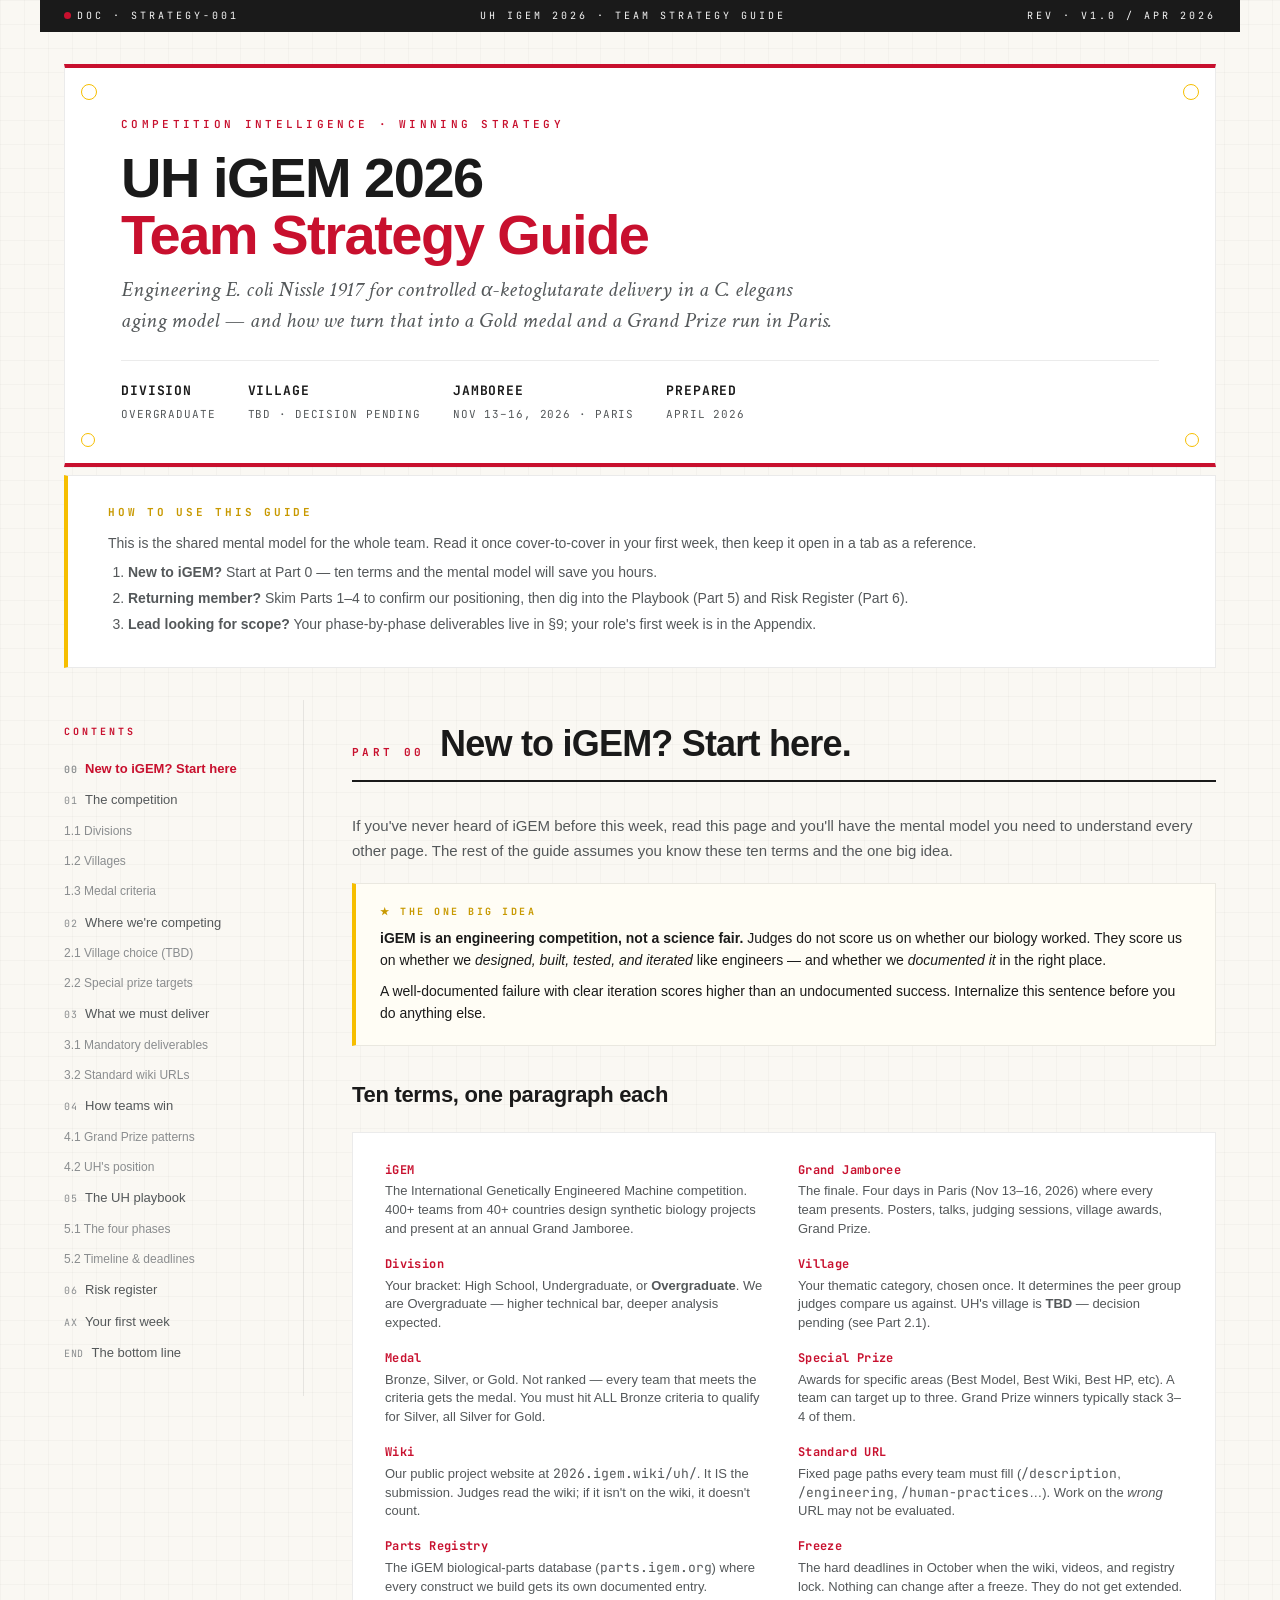
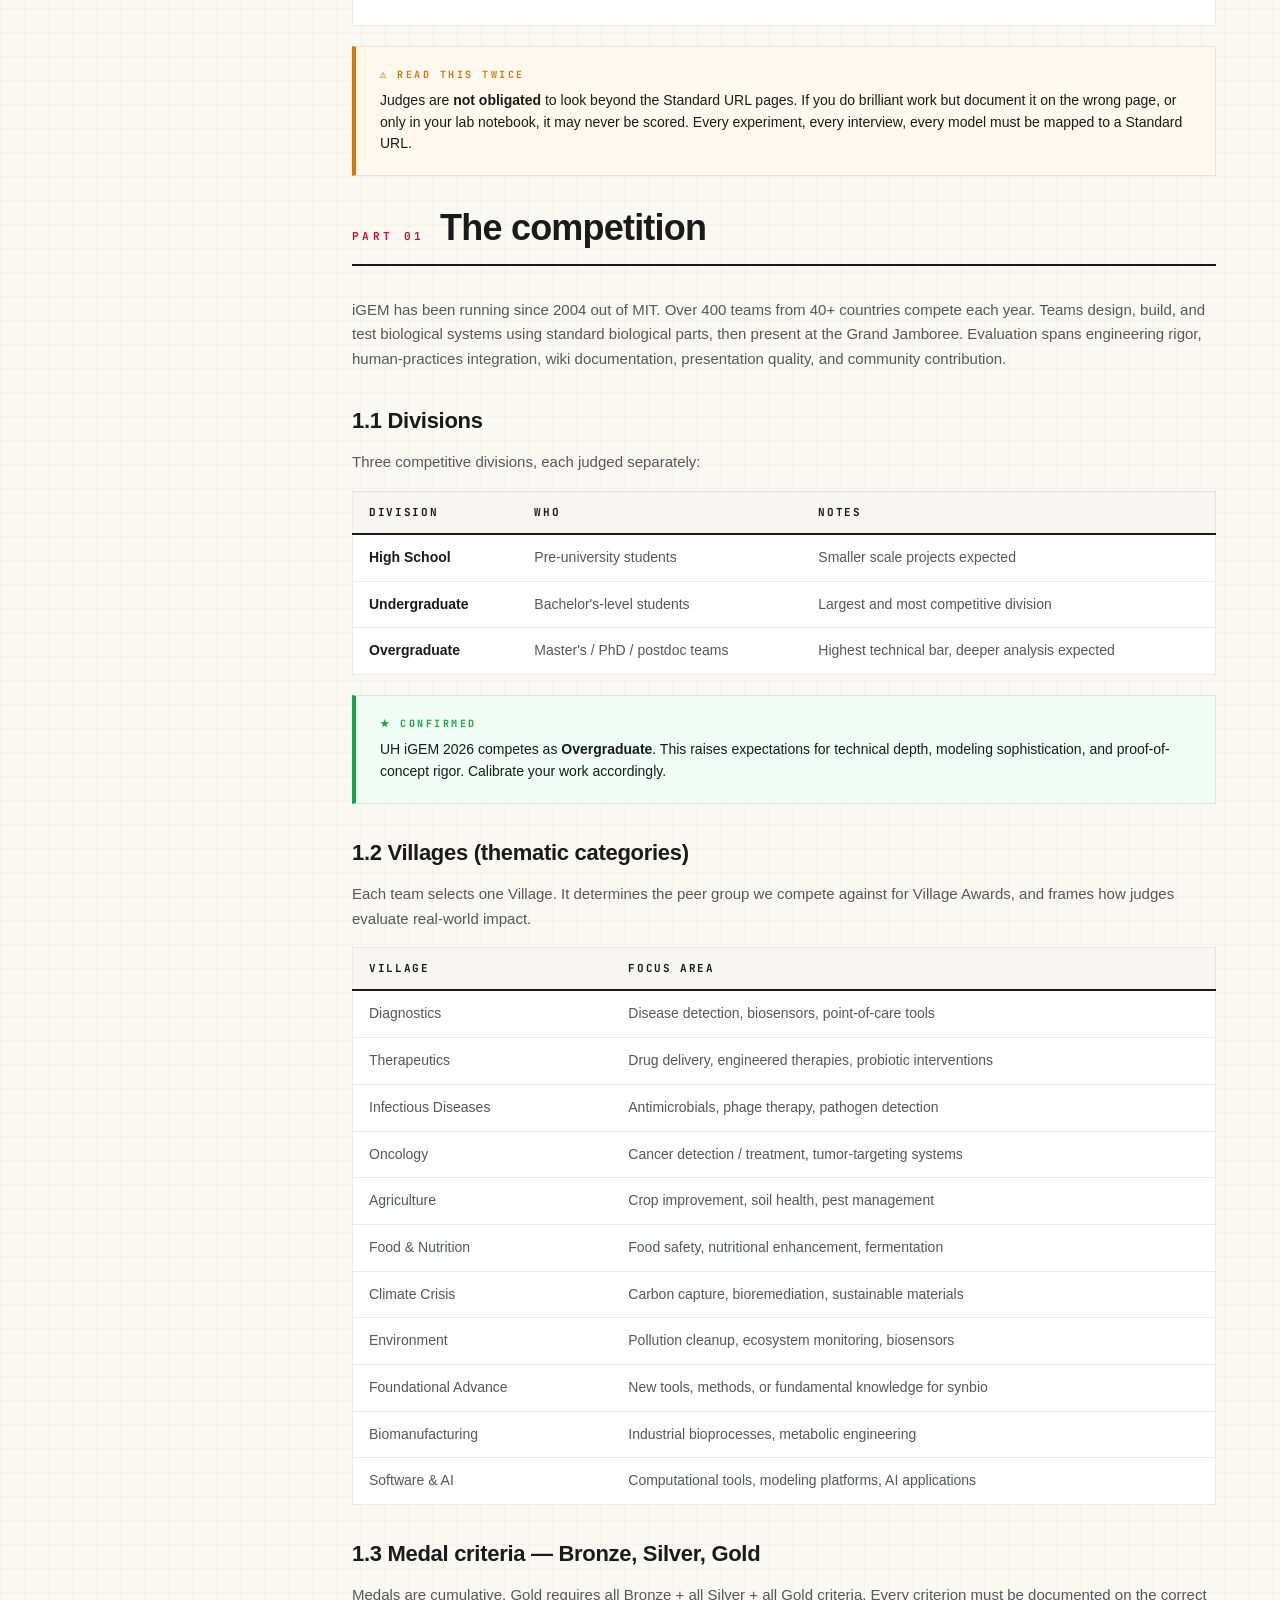
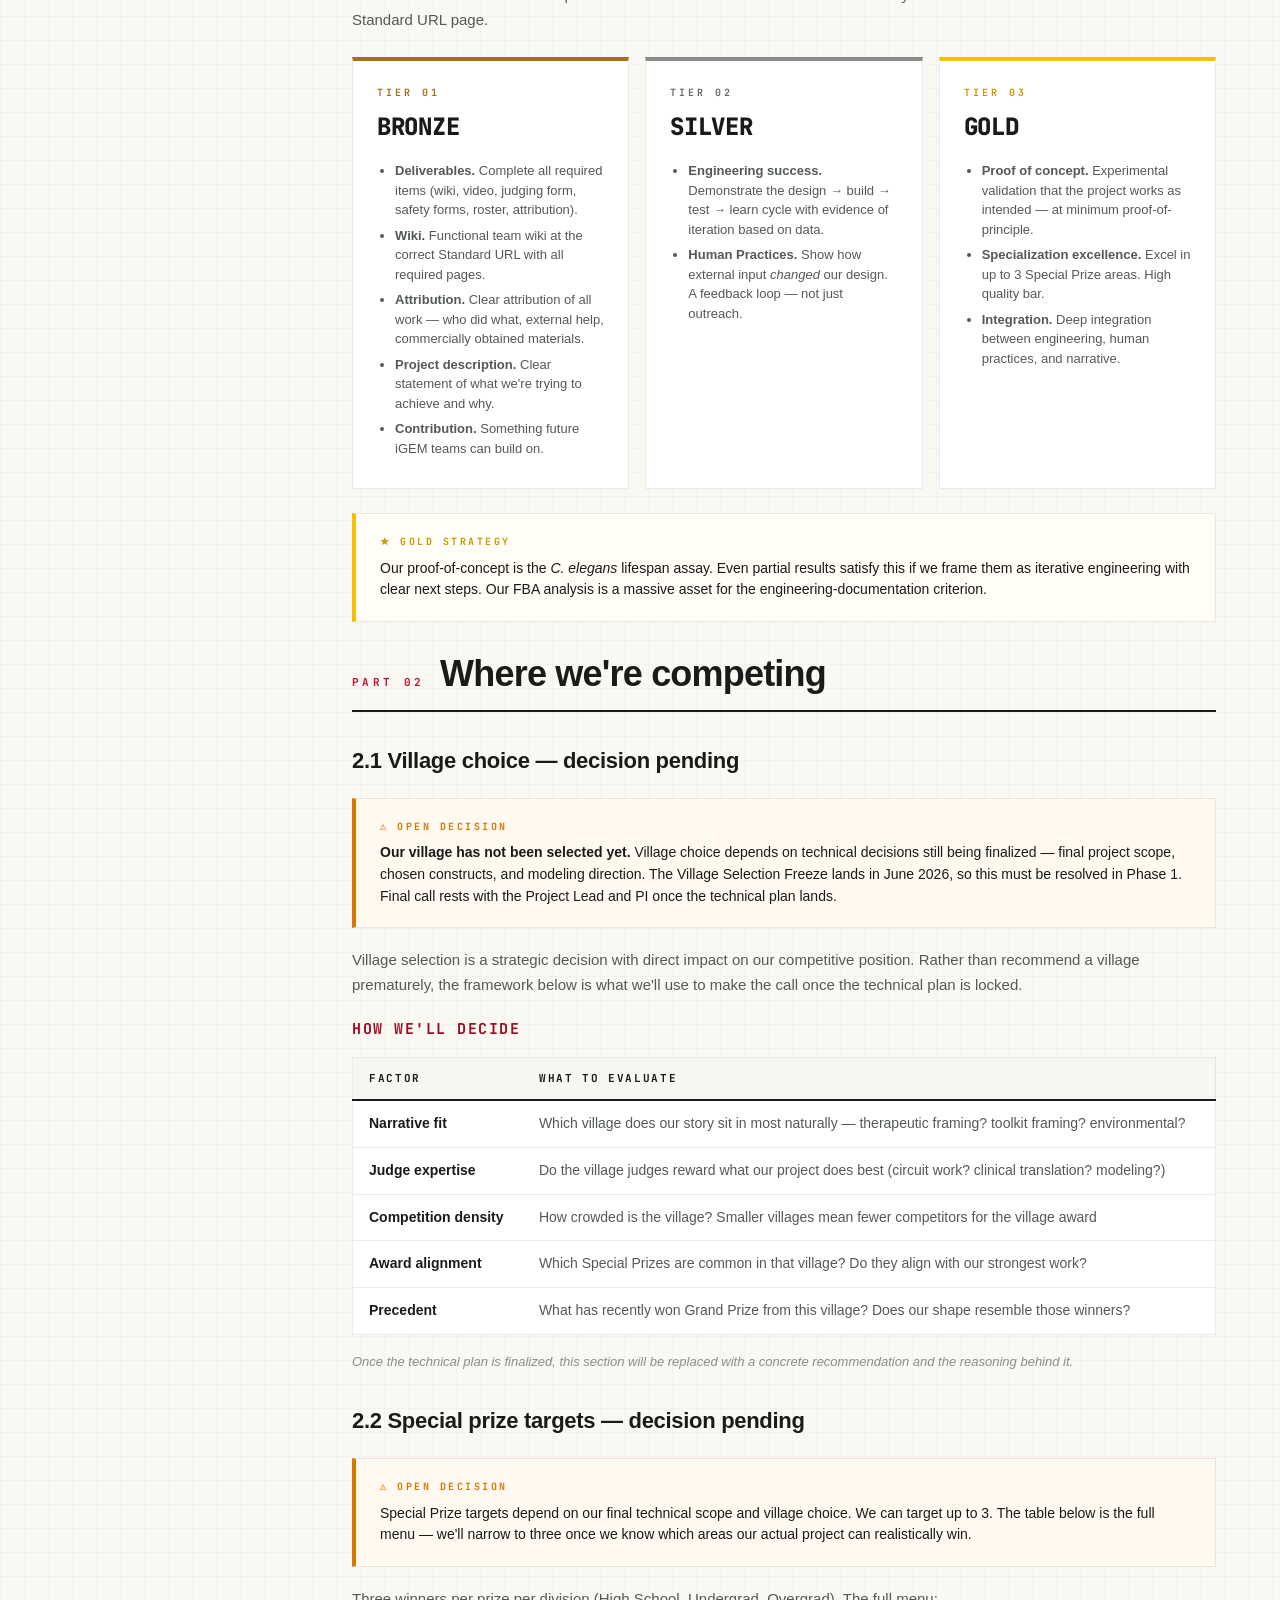
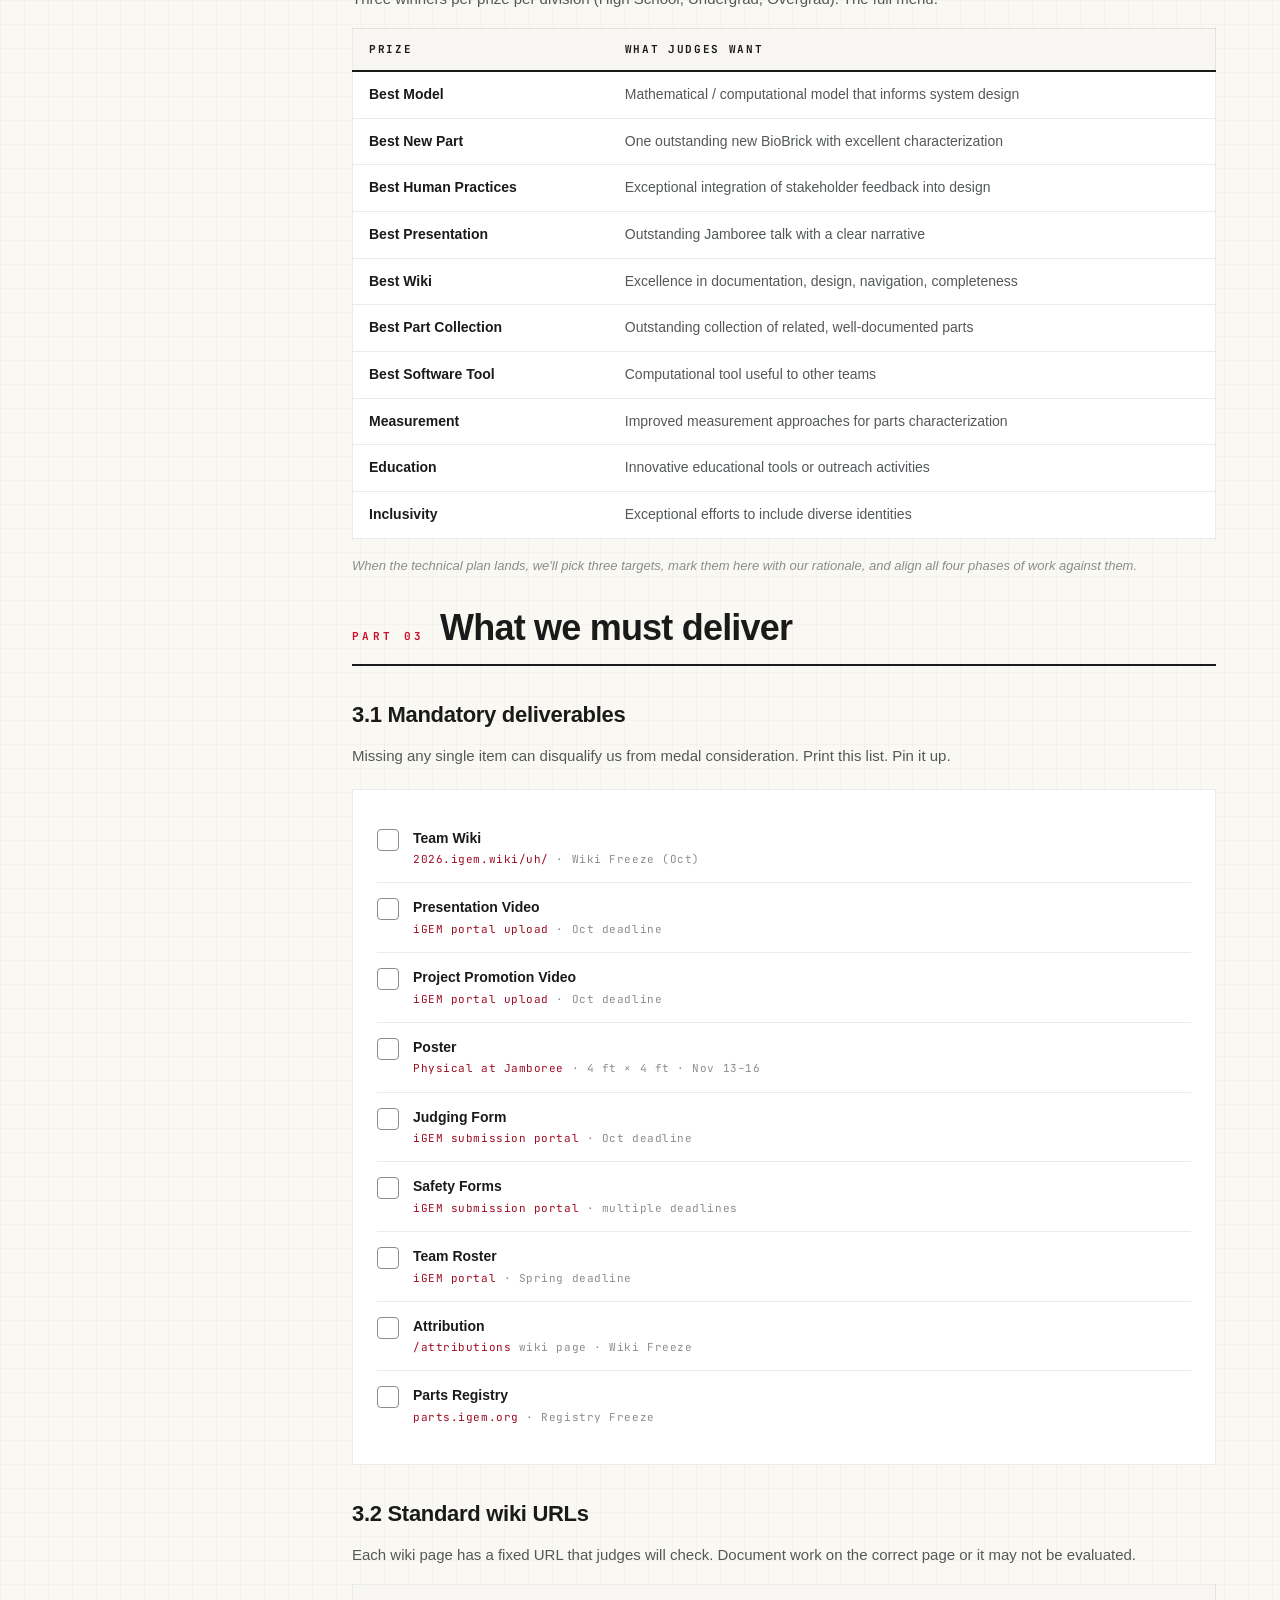
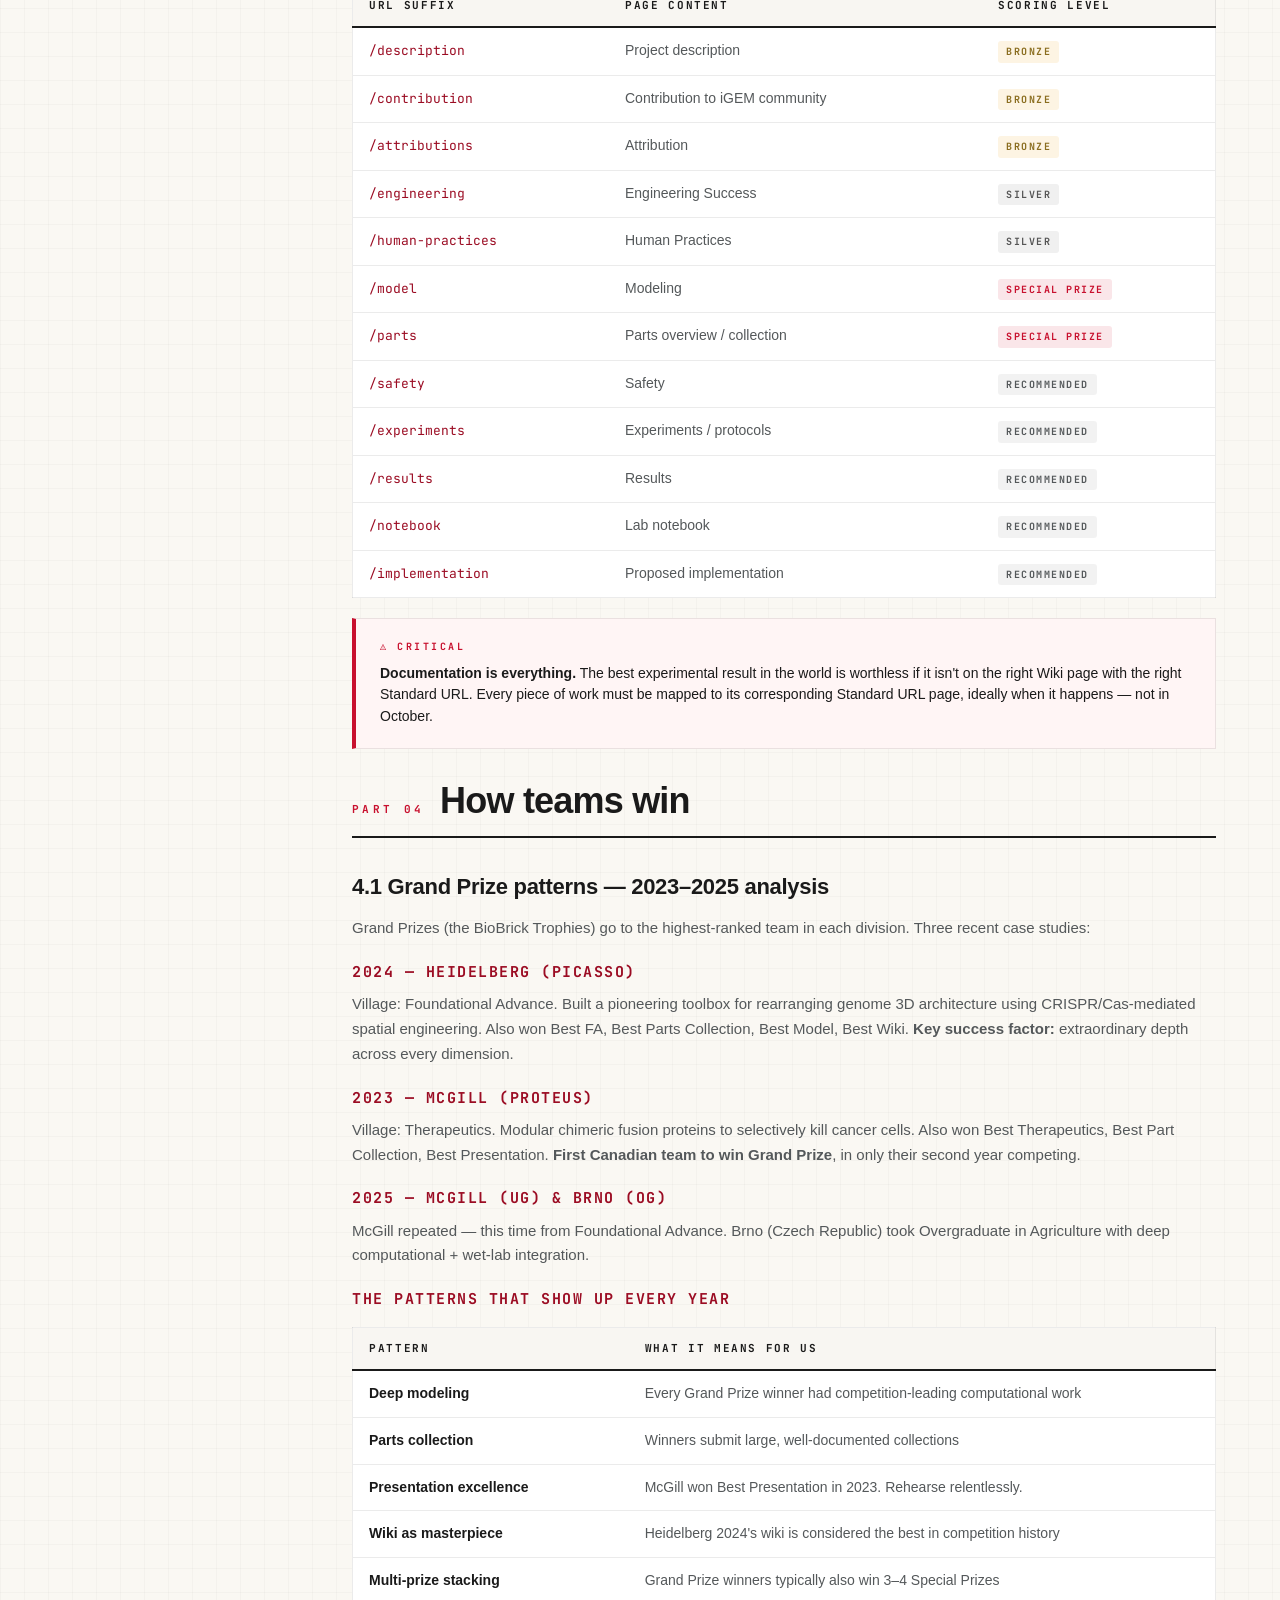
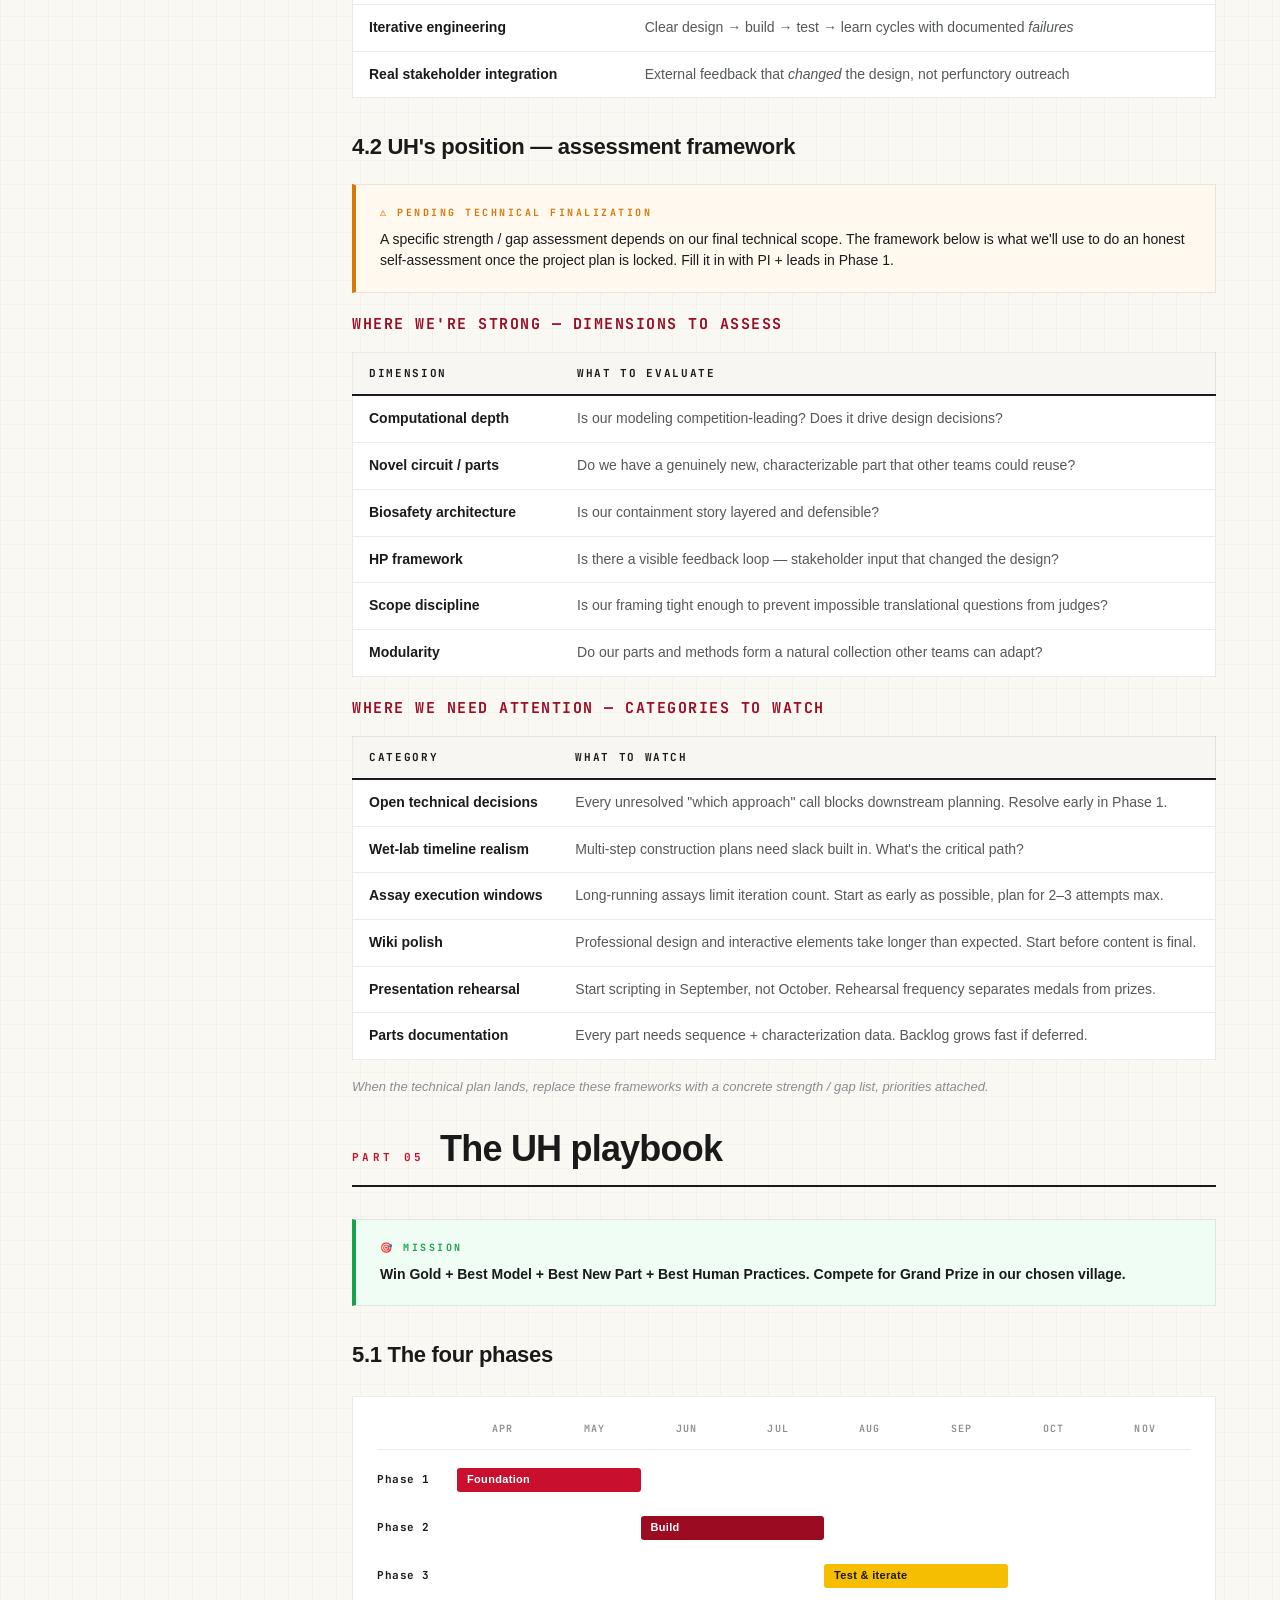
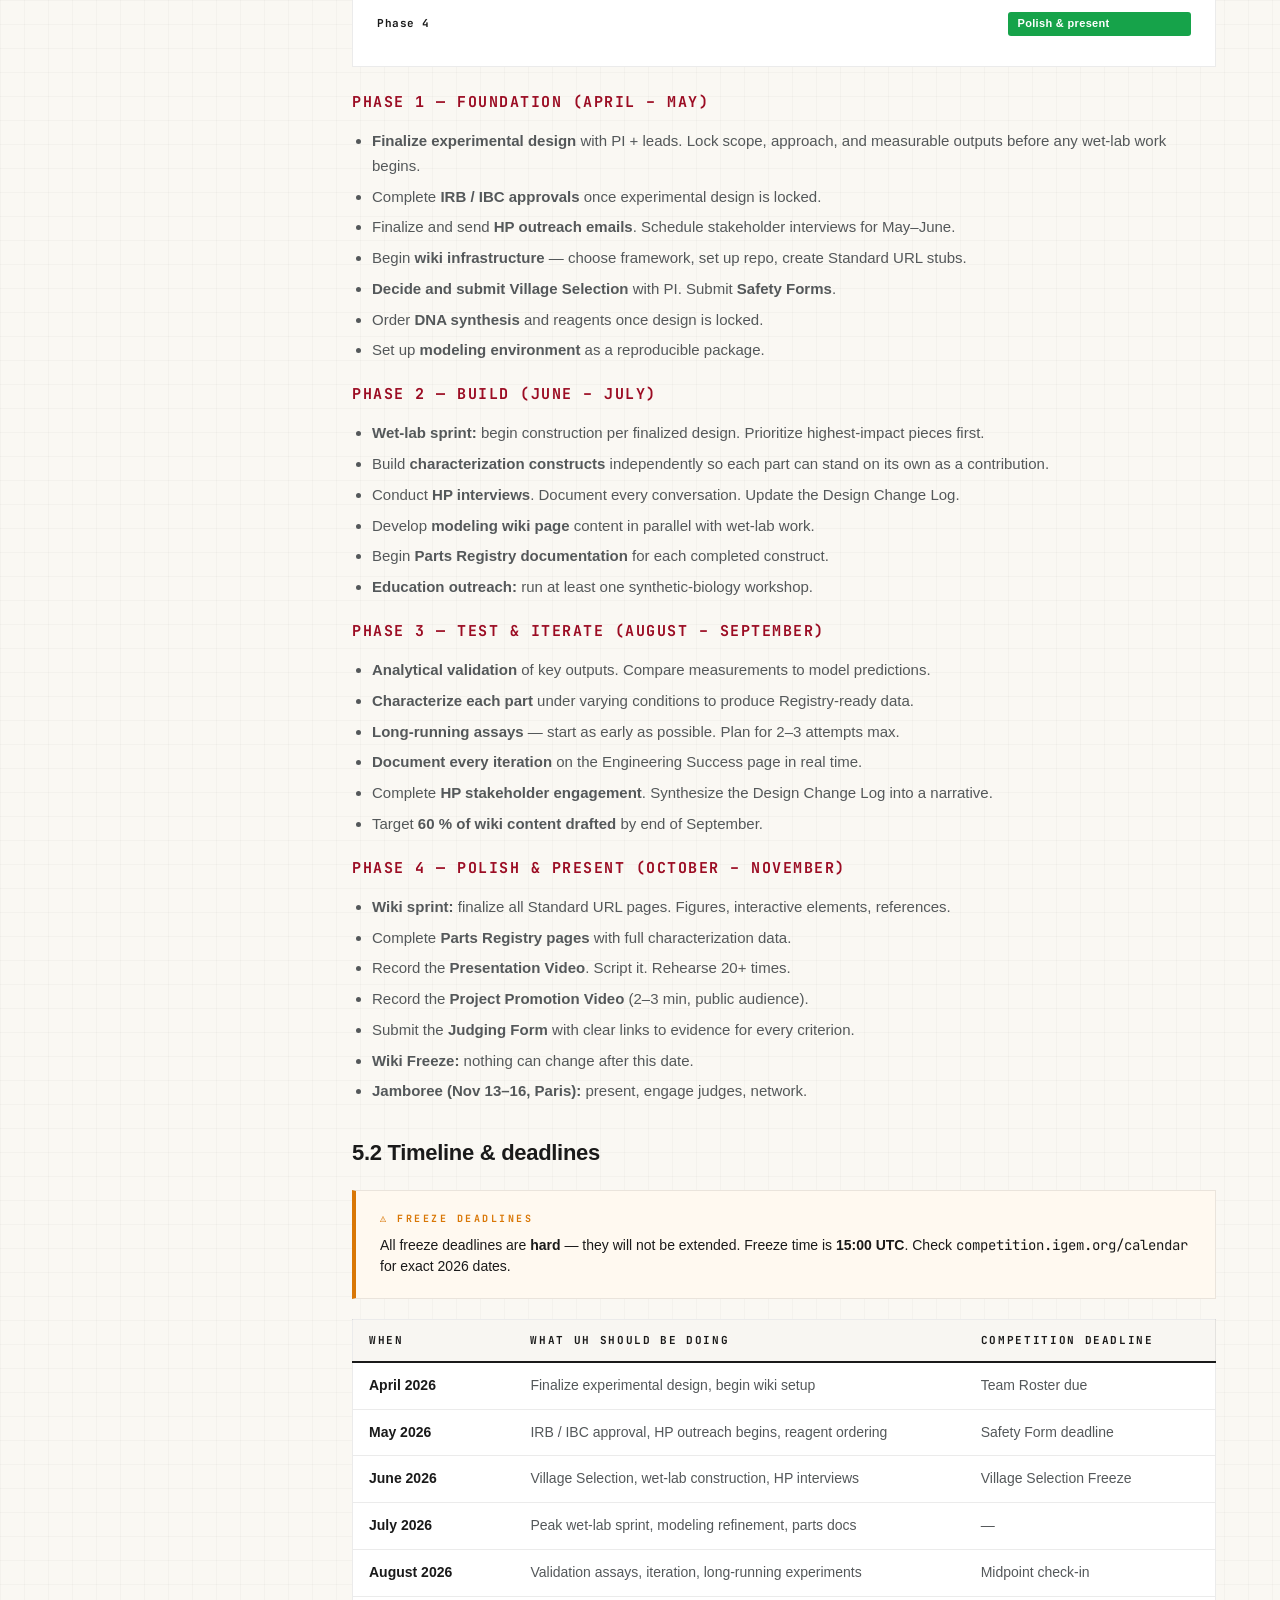
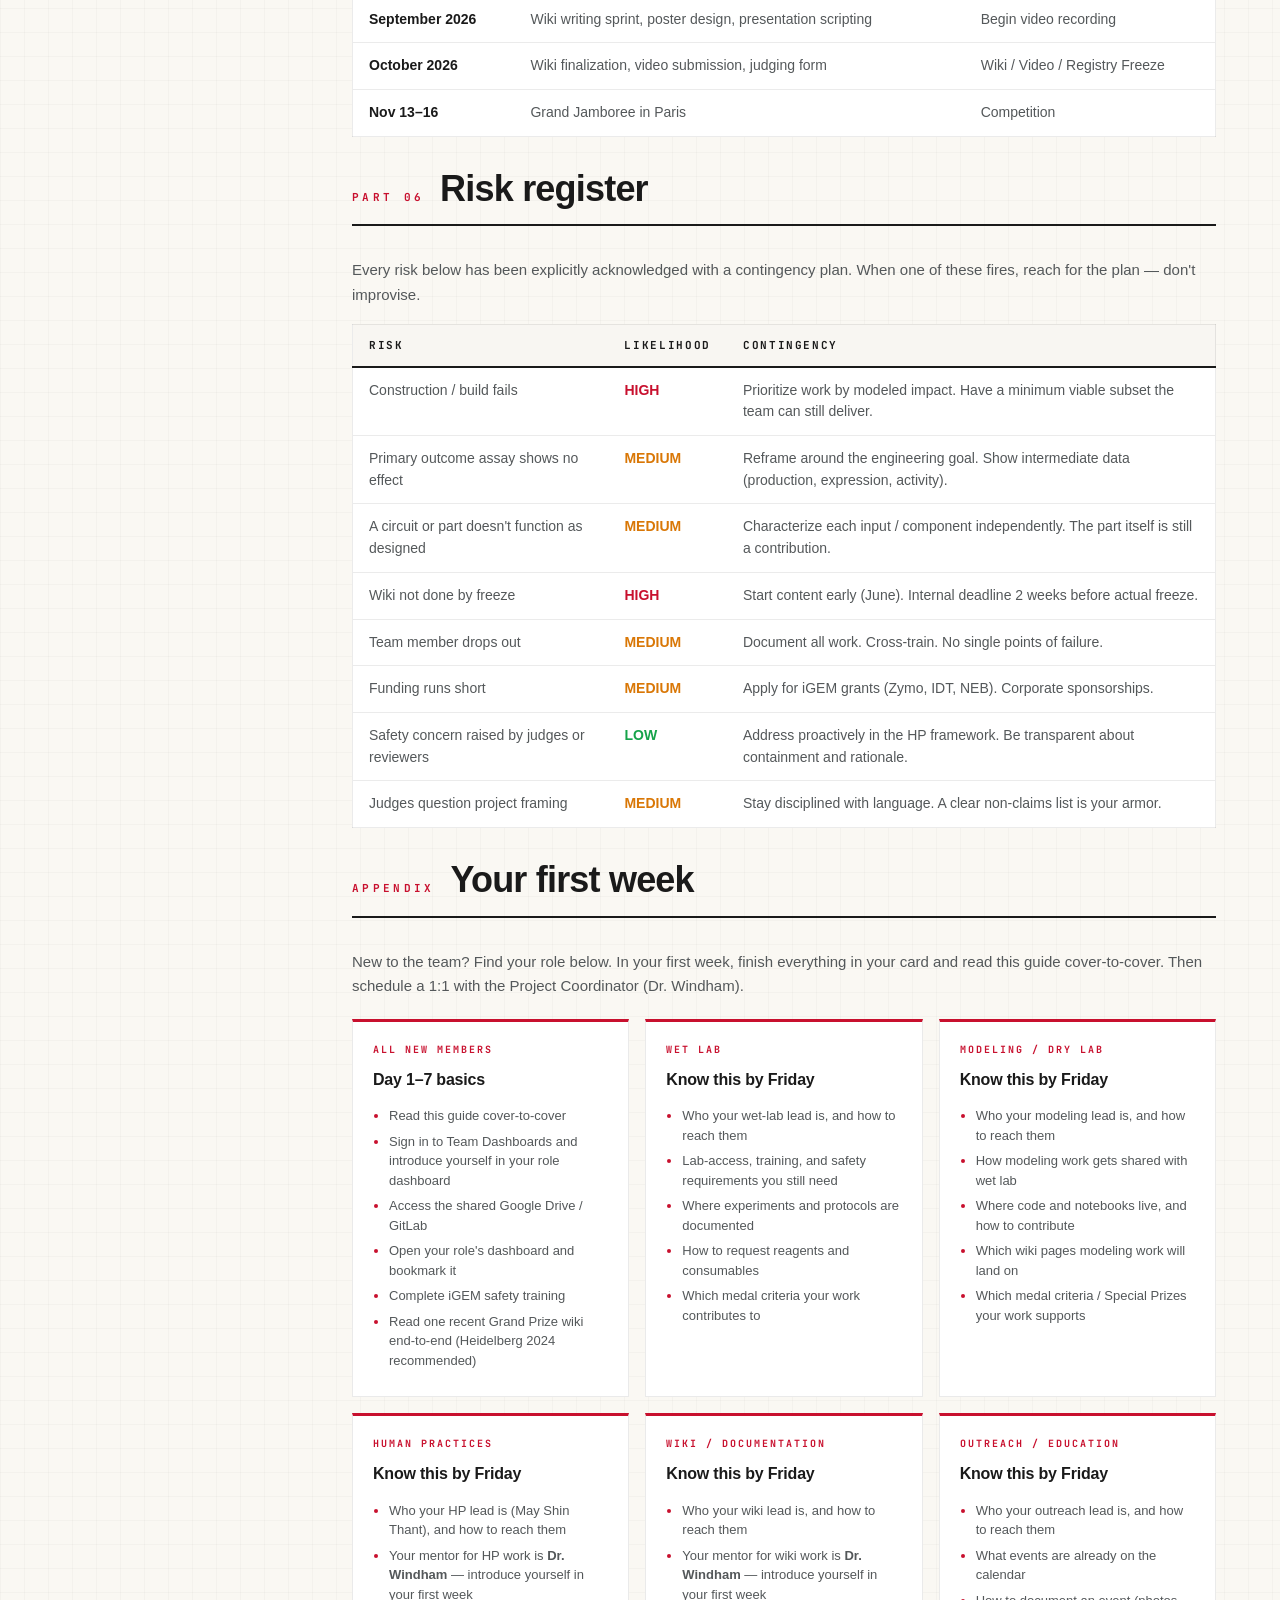
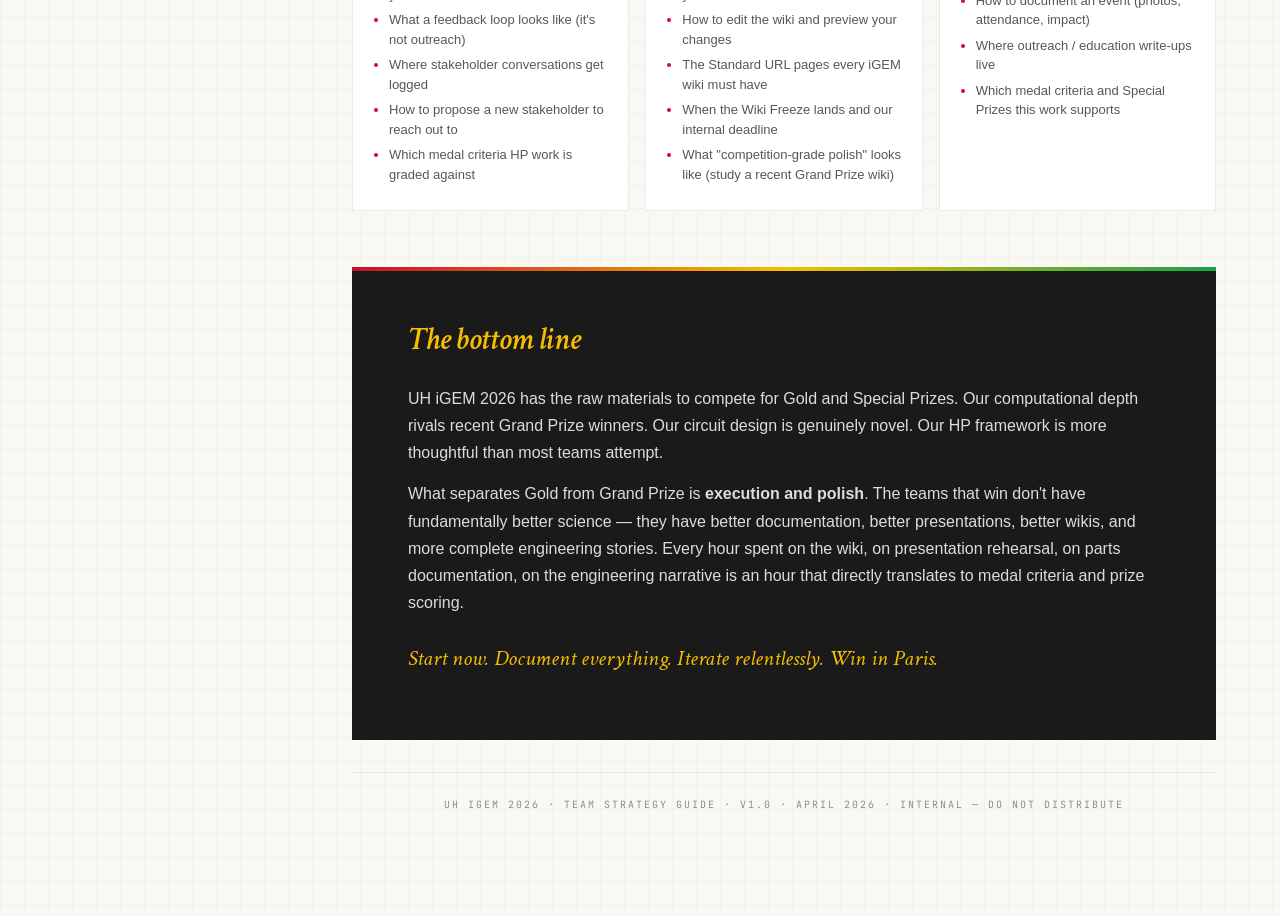
<file: docs/UH iGEM 2026 Team Strategy Guide.html>
<!DOCTYPE html>
<html lang="en">
<head>
<meta charset="UTF-8">
<title>UH iGEM 2026 — Team Strategy Guide</title>
<meta name="viewport" content="width=device-width,initial-scale=1">
<link rel="preconnect" href="https://fonts.googleapis.com">
<link rel="preconnect" href="https://fonts.gstatic.com" crossorigin>
<link href="https://fonts.googleapis.com/css2?family=JetBrains+Mono:wght@400;500;600;700&family=Crimson+Text:ital,wght@0,400;0,600;1,400;1,600&display=swap" rel="stylesheet">
<style>
  :root{
    --scarlet:#C8102E;
    --scarlet-dark:#9B0C23;
    --scarlet-deep:#7A091B;
    --gold:#F6BE00;
    --gold-dark:#C89900;
    --ink:#1a1a1a;
    --slate:#54585A;
    --slate-light:#8A8D8F;
    --cream:#faf8f3;
    --paper:#ffffff;
    --line:rgba(0,0,0,0.08);
    --emerald:#16A34A;
    --amber:#D97706;
  }
  *{box-sizing:border-box}
  html,body{margin:0;padding:0}
  body{
    font-family:-apple-system,BlinkMacSystemFont,'Segoe UI','Roboto','Inter',sans-serif;
    color:var(--ink);
    background:var(--cream);
    background-image:
      linear-gradient(rgba(0,0,0,0.025) 1px,transparent 1px),
      linear-gradient(90deg,rgba(0,0,0,0.025) 1px,transparent 1px);
    background-size:24px 24px;
    line-height:1.55;
    -webkit-font-smoothing:antialiased;
  }
  .mono{font-family:'JetBrains Mono',ui-monospace,SFMono-Regular,Menlo,monospace}
  .serif{font-family:'Crimson Text',Georgia,serif}

  /* ====== LAYOUT ====== */
  .layout{
    max-width:1200px;margin:0 auto;padding:0 24px;
    display:grid;grid-template-columns:240px 1fr;gap:48px;
  }
  @media (max-width:960px){.layout{grid-template-columns:1fr;gap:0}.toc{position:static!important;max-height:none!important;margin-bottom:24px}}

  /* ====== HEADER ====== */
  .hero{
    background:var(--paper);
    border:1px solid var(--line);
    border-top:4px solid var(--scarlet);
    border-bottom:4px solid var(--scarlet);
    margin:32px 0 8px;
    padding:48px 56px 40px;
    position:relative;
    box-shadow:0 1px 0 rgba(0,0,0,0.04);
  }
  .hero::before,.hero::after{
    content:"";position:absolute;width:14px;height:14px;
    border:1.5px solid var(--gold);border-radius:50%;
  }
  .hero::before{top:16px;left:16px}
  .hero::after{top:16px;right:16px}
  .hero .corner-br,.hero .corner-bl{position:absolute;bottom:16px;width:14px;height:14px;border:1.5px solid var(--gold);border-radius:50%}
  .hero .corner-br{right:16px} .hero .corner-bl{left:16px}
  .hero-kicker{
    font-family:'JetBrains Mono',monospace;font-size:11px;
    letter-spacing:0.3em;color:var(--scarlet);font-weight:600;
    text-transform:uppercase;margin-bottom:16px;
  }
  .hero h1{
    font-size:56px;line-height:1.02;letter-spacing:-1.5px;
    font-weight:800;margin:0 0 12px;color:var(--ink);
  }
  .hero h1 em{color:var(--scarlet);font-style:normal}
  .hero-sub{
    font-family:'Crimson Text',Georgia,serif;font-style:italic;
    font-size:22px;line-height:1.4;color:var(--slate);
    max-width:720px;margin:0 0 24px;
  }
  .hero-meta{
    display:flex;gap:32px;flex-wrap:wrap;
    padding-top:20px;border-top:1px solid var(--line);
    font-family:'JetBrains Mono',monospace;font-size:11px;
    letter-spacing:0.08em;text-transform:uppercase;color:var(--slate);
  }
  .hero-meta span{display:flex;flex-direction:column;gap:4px}
  .hero-meta b{color:var(--ink);font-weight:700;font-size:13px}

  /* Tape strip above hero */
  .tape{
    background:var(--ink);color:#f6f6f6;
    font-family:'JetBrains Mono',monospace;font-size:10px;
    letter-spacing:0.3em;text-transform:uppercase;
    padding:8px 24px;display:flex;justify-content:space-between;align-items:center;
    margin-top:0;max-width:1200px;margin-left:auto;margin-right:auto;
  }
  .tape .rec{display:flex;align-items:center;gap:6px}
  .tape .rec-dot{width:7px;height:7px;background:var(--scarlet);border-radius:50%;animation:pulse 2s infinite}
  @keyframes pulse{0%,100%{opacity:1}50%{opacity:0.3}}

  /* ====== HOW TO USE ====== */
  .how-to-use{
    background:var(--paper);border:1px solid var(--line);
    margin-bottom:32px;padding:28px 40px;
    border-left:4px solid var(--gold);
  }
  .how-to-use h3{
    font-family:'JetBrains Mono',monospace;font-size:11px;
    letter-spacing:0.25em;text-transform:uppercase;
    color:var(--gold-dark);margin:0 0 12px;font-weight:700;
  }
  .how-to-use p{margin:0 0 8px;font-size:14px;color:var(--slate)}
  .how-to-use ol{margin:8px 0 0;padding-left:20px;font-size:14px;color:var(--slate)}
  .how-to-use ol li{margin-bottom:4px}

  /* ====== TOC ====== */
  .toc{
    position:sticky;top:32px;align-self:start;
    max-height:calc(100vh - 64px);overflow-y:auto;
    padding:24px 0 24px 0;
    border-right:1px solid var(--line);
    font-size:13px;
  }
  .toc-header{
    font-family:'JetBrains Mono',monospace;font-size:10px;
    letter-spacing:0.3em;text-transform:uppercase;color:var(--scarlet);
    font-weight:700;margin-bottom:16px;padding-right:24px;
  }
  .toc ol{list-style:none;padding:0;margin:0}
  .toc ol li{margin-bottom:6px}
  .toc a{
    display:block;color:var(--slate);text-decoration:none;
    padding:4px 24px 4px 0;
    border-left:2px solid transparent;padding-left:12px;margin-left:-14px;
    transition:all 0.15s;line-height:1.35;
  }
  .toc a:hover{color:var(--scarlet);border-left-color:var(--gold)}
  .toc a.active{color:var(--scarlet);border-left-color:var(--scarlet);font-weight:600}
  .toc a .num{
    font-family:'JetBrains Mono',monospace;font-size:10px;
    color:var(--slate-light);margin-right:8px;letter-spacing:0.05em;
  }
  .toc .sub a{font-size:12px;padding-left:28px;margin-left:-30px;color:var(--slate-light)}
  .toc .sub a:hover{color:var(--scarlet)}

  /* ====== CONTENT ====== */
  .content{padding:24px 0 80px;min-width:0}
  .part-header{
    display:flex;align-items:baseline;gap:16px;
    margin:56px 0 28px;padding-bottom:16px;
    border-bottom:2px solid var(--ink);
  }
  .part-header:first-child{margin-top:0}
  .part-num{
    font-family:'JetBrains Mono',monospace;font-size:11px;
    letter-spacing:0.3em;color:var(--scarlet);font-weight:700;
    text-transform:uppercase;
  }
  .part-header h2{
    font-size:36px;font-weight:800;margin:0;
    letter-spacing:-0.8px;color:var(--ink);line-height:1.1;
  }
  .section{margin:32px 0}
  .section h3{
    font-size:22px;font-weight:700;margin:32px 0 12px;
    color:var(--ink);letter-spacing:-0.3px;
  }
  .section h4{
    font-size:15px;font-weight:700;margin:20px 0 8px;
    color:var(--scarlet-dark);
    font-family:'JetBrains Mono',monospace;
    letter-spacing:0.1em;text-transform:uppercase;
  }
  .section p{font-size:15px;color:var(--slate);margin:0 0 14px;line-height:1.65}
  .section ul{padding-left:20px;color:var(--slate);font-size:15px;line-height:1.65}
  .section ul li{margin-bottom:6px}
  .section a{color:var(--scarlet);text-decoration:none;border-bottom:1px solid rgba(200,16,46,0.3)}
  .section a:hover{border-bottom-color:var(--scarlet)}

  /* ====== CALLOUTS ====== */
  .callout{
    margin:20px 0;padding:20px 24px;
    background:var(--paper);border:1px solid var(--line);
    position:relative;
  }
  .callout.key{border-left:4px solid var(--gold);background:#fffdf5}
  .callout.warn{border-left:4px solid var(--amber);background:#fff9f0}
  .callout.critical{border-left:4px solid var(--scarlet);background:#fff5f5}
  .callout.success{border-left:4px solid var(--emerald);background:#f0fdf4}
  .callout-label{
    font-family:'JetBrains Mono',monospace;font-size:10px;
    letter-spacing:0.25em;text-transform:uppercase;font-weight:700;
    margin-bottom:8px;display:block;
  }
  .callout.key .callout-label{color:var(--gold-dark)}
  .callout.warn .callout-label{color:var(--amber)}
  .callout.critical .callout-label{color:var(--scarlet)}
  .callout.success .callout-label{color:var(--emerald)}
  .callout p{margin:0;font-size:14px;color:var(--ink);line-height:1.55}
  .callout p + p{margin-top:10px}
  .callout strong{color:var(--ink)}

  /* ====== TABLES ====== */
  table{
    width:100%;border-collapse:collapse;
    margin:16px 0;font-size:14px;
    background:var(--paper);border:1px solid var(--line);
  }
  thead{background:#f8f6f2}
  th{
    text-align:left;padding:12px 16px;
    font-family:'JetBrains Mono',monospace;font-size:11px;
    letter-spacing:0.15em;text-transform:uppercase;
    color:var(--ink);font-weight:700;
    border-bottom:2px solid var(--ink);
  }
  td{padding:12px 16px;border-bottom:1px solid var(--line);color:var(--slate);vertical-align:top}
  tbody tr:last-child td{border-bottom:none}
  td.pri-high{color:var(--scarlet);font-weight:700}
  td.pri-med{color:var(--amber);font-weight:600}
  td.pri-low{color:var(--emerald);font-weight:600}
  td .mono{font-size:13px;color:var(--scarlet-dark)}
  td strong{color:var(--ink)}

  /* ====== BADGES ====== */
  .badge{
    display:inline-block;padding:3px 8px;border-radius:3px;
    font-family:'JetBrains Mono',monospace;font-size:10px;
    letter-spacing:0.15em;text-transform:uppercase;font-weight:700;
  }
  .badge.bronze{background:#fdf4e3;color:#8a6d1f}
  .badge.silver{background:#f0f0f0;color:#555}
  .badge.gold{background:#fff4c4;color:#8a6d1f}
  .badge.special{background:rgba(200,16,46,0.1);color:var(--scarlet)}
  .badge.rec{background:rgba(0,0,0,0.05);color:var(--slate)}

  /* ====== PHASE GANTT ====== */
  .gantt{
    margin:24px 0;background:var(--paper);border:1px solid var(--line);
    padding:24px;
  }
  .gantt-header{
    display:grid;grid-template-columns:80px repeat(8,1fr);
    font-family:'JetBrains Mono',monospace;font-size:10px;
    letter-spacing:0.12em;text-transform:uppercase;
    color:var(--slate-light);font-weight:600;
    padding-bottom:12px;border-bottom:1px solid var(--line);
  }
  .gantt-header span{text-align:center}
  .gantt-row{
    display:grid;grid-template-columns:80px repeat(8,1fr);
    align-items:center;margin-top:12px;min-height:36px;
    position:relative;
  }
  .gantt-row-label{
    font-family:'JetBrains Mono',monospace;font-size:11px;
    font-weight:700;color:var(--ink);letter-spacing:0.05em;
  }
  .gantt-bar{
    grid-column:var(--start)/var(--end);
    height:24px;border-radius:3px;
    display:flex;align-items:center;padding:0 10px;
    font-size:11px;font-weight:700;color:white;
    letter-spacing:0.03em;
  }
  .gantt-bar.p1{background:var(--scarlet);grid-column:2/4}
  .gantt-bar.p2{background:var(--scarlet-dark);grid-column:4/6}
  .gantt-bar.p3{background:var(--gold);color:var(--ink);grid-column:6/8}
  .gantt-bar.p4{background:var(--emerald);grid-column:8/10}

  /* ====== FIRST WEEK CARDS ====== */
  .role-grid{
    display:grid;grid-template-columns:repeat(auto-fit,minmax(240px,1fr));gap:16px;
    margin:20px 0;
  }
  .role-card{
    background:var(--paper);border:1px solid var(--line);
    padding:20px;border-top:3px solid var(--scarlet);
  }
  .role-card h4{
    font-family:'JetBrains Mono',monospace;font-size:10px;
    letter-spacing:0.2em;text-transform:uppercase;
    color:var(--scarlet);margin:0 0 10px;font-weight:700;
  }
  .role-card h5{
    font-size:16px;font-weight:800;margin:0 0 14px;
    color:var(--ink);letter-spacing:-0.2px;
  }
  .role-card ul{
    padding-left:16px;margin:0;font-size:13px;color:var(--slate);line-height:1.5;
  }
  .role-card ul li{margin-bottom:6px}
  .role-card ul li::marker{color:var(--scarlet)}

  /* ====== DELIVERABLE CHECKLIST ====== */
  .checklist{
    background:var(--paper);border:1px solid var(--line);
    padding:24px;margin:20px 0;
  }
  .checklist-item{
    display:flex;gap:14px;padding:14px 0;
    border-bottom:1px solid var(--line);
  }
  .checklist-item:last-child{border-bottom:none}
  .checklist-check{
    width:22px;height:22px;border:1.5px solid var(--slate-light);
    border-radius:4px;flex-shrink:0;margin-top:1px;
  }
  .checklist-body{flex:1}
  .checklist-title{
    font-weight:700;font-size:14px;color:var(--ink);margin-bottom:2px;
  }
  .checklist-meta{
    font-family:'JetBrains Mono',monospace;font-size:11px;
    color:var(--slate-light);letter-spacing:0.05em;
  }
  .checklist-meta .loc{color:var(--scarlet-dark)}

  /* ====== MEDAL CARDS ====== */
  .medal-row{
    display:grid;grid-template-columns:repeat(3,1fr);gap:16px;
    margin:24px 0;
  }
  @media (max-width:720px){.medal-row{grid-template-columns:1fr}}
  .medal-card{
    background:var(--paper);border:1px solid var(--line);
    padding:24px;position:relative;overflow:hidden;
  }
  .medal-card.bronze{border-top:4px solid #a6701f}
  .medal-card.silver{border-top:4px solid #8a8a8a}
  .medal-card.gold{border-top:4px solid var(--gold)}
  .medal-num{
    font-family:'JetBrains Mono',monospace;font-size:10px;
    letter-spacing:0.3em;text-transform:uppercase;font-weight:700;
    margin-bottom:8px;
  }
  .medal-card.bronze .medal-num{color:#a6701f}
  .medal-card.silver .medal-num{color:#6a6a6a}
  .medal-card.gold .medal-num{color:var(--gold-dark)}
  .medal-card h4{
    font-size:24px;font-weight:800;margin:0 0 16px;
    color:var(--ink);letter-spacing:-0.3px;
  }
  .medal-card ul{
    margin:0;padding-left:18px;font-size:13px;color:var(--slate);line-height:1.5;
  }
  .medal-card ul li{margin-bottom:6px}

  /* ====== GLOSSARY ====== */
  .glossary{
    background:var(--paper);border:1px solid var(--line);
    padding:28px 32px;margin:20px 0;
  }
  .glossary-grid{
    display:grid;grid-template-columns:repeat(2,1fr);gap:16px 28px;
  }
  @media (max-width:720px){.glossary-grid{grid-template-columns:1fr}}
  .glossary-term{
    font-family:'JetBrains Mono',monospace;font-size:12px;
    font-weight:700;color:var(--scarlet);margin-bottom:3px;
    letter-spacing:0.03em;
  }
  .glossary-def{font-size:13px;color:var(--slate);line-height:1.45}

  /* ====== BOTTOM LINE ====== */
  .bottom-line{
    background:var(--ink);color:var(--paper);
    margin:56px 0 32px;padding:48px 56px;
    position:relative;
  }
  .bottom-line::before{
    content:"";position:absolute;top:0;left:0;right:0;height:4px;
    background:linear-gradient(90deg,var(--scarlet) 0%,var(--gold) 50%,var(--emerald) 100%);
  }
  .bottom-line h2{
    font-family:'Crimson Text',Georgia,serif;font-style:italic;font-weight:600;
    font-size:32px;margin:0 0 20px;color:var(--gold);
    letter-spacing:-0.3px;
  }
  .bottom-line p{
    font-size:16px;line-height:1.7;color:rgba(255,255,255,0.85);margin:0 0 14px;
  }
  .bottom-line p:last-child{
    font-family:'Crimson Text',Georgia,serif;font-style:italic;font-size:22px;
    color:var(--gold);margin-top:24px;
  }

  /* ====== FOOTER ====== */
  .footer{
    padding:24px 0;text-align:center;
    font-family:'JetBrains Mono',monospace;font-size:10px;
    letter-spacing:0.2em;text-transform:uppercase;color:var(--slate-light);
    border-top:1px solid var(--line);
  }

  /* ====== PRINT ====== */
  @media print{
    body{background:white;background-image:none;font-size:10pt}
    .toc,.tape{display:none}
    .layout{grid-template-columns:1fr;max-width:none;padding:0}
    .hero{margin:0;padding:32px 24px;break-after:page}
    .part-header{break-before:page}
    .bottom-line{break-before:page;background:white;color:var(--ink);padding:24px}
    .bottom-line h2,.bottom-line p:last-child{color:var(--scarlet-dark)}
    .bottom-line p{color:var(--ink)}
    .callout,.medal-card,.role-card,.checklist,.gantt,.glossary,table{break-inside:avoid}
    a{color:var(--ink)!important;border-bottom:none!important}
  }
</style>
</head>
<body>

<div class="tape">
  <div class="rec"><span class="rec-dot"></span><span>DOC · STRATEGY-001</span></div>
  <div>UH iGEM 2026 · TEAM STRATEGY GUIDE</div>
  <div>REV · v1.0 / APR 2026</div>
</div>

<div style="max-width:1200px;margin:0 auto;padding:0 24px">
  <header class="hero">
    <span class="corner-bl"></span><span class="corner-br"></span>
    <div class="hero-kicker">Competition Intelligence · Winning Strategy</div>
    <h1>UH iGEM 2026<br><em>Team Strategy Guide</em></h1>
    <p class="hero-sub">Engineering <em>E. coli</em> Nissle 1917 for controlled α-ketoglutarate delivery in a <em>C. elegans</em> aging model — and how we turn that into a Gold medal and a Grand Prize run in Paris.</p>
    <div class="hero-meta">
      <span><b>Division</b>Overgraduate</span>
      <span><b>Village</b>TBD · decision pending</span>
      <span><b>Jamboree</b>Nov 13–16, 2026 · Paris</span>
      <span><b>Prepared</b>April 2026</span>
    </div>
  </header>

  <div class="how-to-use">
    <h3>How to use this guide</h3>
    <p>This is the shared mental model for the whole team. Read it once cover-to-cover in your first week, then keep it open in a tab as a reference.</p>
    <ol>
      <li><b>New to iGEM?</b> Start at Part 0 — ten terms and the mental model will save you hours.</li>
      <li><b>Returning member?</b> Skim Parts 1–4 to confirm our positioning, then dig into the Playbook (Part 5) and Risk Register (Part 6).</li>
      <li><b>Lead looking for scope?</b> Your phase-by-phase deliverables live in §9; your role's first week is in the Appendix.</li>
    </ol>
  </div>
</div>

<div class="layout">

  <nav class="toc" id="toc">
    <div class="toc-header">Contents</div>
    <ol>
      <li><a href="#part-0"><span class="num">00</span>New to iGEM? Start here</a></li>
      <li><a href="#part-1"><span class="num">01</span>The competition</a></li>
      <li class="sub"><a href="#divisions">1.1  Divisions</a></li>
      <li class="sub"><a href="#villages">1.2  Villages</a></li>
      <li class="sub"><a href="#medals">1.3  Medal criteria</a></li>
      <li><a href="#part-2"><span class="num">02</span>Where we're competing</a></li>
      <li class="sub"><a href="#village-choice">2.1  Village choice (TBD)</a></li>
      <li class="sub"><a href="#prizes">2.2  Special prize targets</a></li>
      <li><a href="#part-3"><span class="num">03</span>What we must deliver</a></li>
      <li class="sub"><a href="#deliverables">3.1  Mandatory deliverables</a></li>
      <li class="sub"><a href="#standard-urls">3.2  Standard wiki URLs</a></li>
      <li><a href="#part-4"><span class="num">04</span>How teams win</a></li>
      <li class="sub"><a href="#winners">4.1  Grand Prize patterns</a></li>
      <li class="sub"><a href="#uh-position">4.2  UH's position</a></li>
      <li><a href="#part-5"><span class="num">05</span>The UH playbook</a></li>
      <li class="sub"><a href="#phases">5.1  The four phases</a></li>
      <li class="sub"><a href="#timeline">5.2  Timeline &amp; deadlines</a></li>
      <li><a href="#part-6"><span class="num">06</span>Risk register</a></li>
      <li><a href="#appendix"><span class="num">AX</span>Your first week</a></li>
      <li><a href="#bottom-line"><span class="num">END</span>The bottom line</a></li>
    </ol>
  </nav>

  <main class="content">

  <!-- ============ PART 0 ============ -->
  <section id="part-0">
    <div class="part-header">
      <span class="part-num">Part 00</span>
      <h2>New to iGEM? Start here.</h2>
    </div>

    <div class="section">
      <p>If you've never heard of iGEM before this week, read this page and you'll have the mental model you need to understand every other page. The rest of the guide assumes you know these ten terms and the one big idea.</p>

      <div class="callout key">
        <span class="callout-label">★ The one big idea</span>
        <p><strong>iGEM is an engineering competition, not a science fair.</strong> Judges do not score us on whether our biology worked. They score us on whether we <em>designed, built, tested, and iterated</em> like engineers — and whether we <em>documented it</em> in the right place.</p>
        <p>A well-documented failure with clear iteration scores higher than an undocumented success. Internalize this sentence before you do anything else.</p>
      </div>

      <h3>Ten terms, one paragraph each</h3>
      <div class="glossary">
        <div class="glossary-grid">
          <div><div class="glossary-term">iGEM</div><div class="glossary-def">The International Genetically Engineered Machine competition. 400+ teams from 40+ countries design synthetic biology projects and present at an annual Grand Jamboree.</div></div>
          <div><div class="glossary-term">Grand Jamboree</div><div class="glossary-def">The finale. Four days in Paris (Nov 13–16, 2026) where every team presents. Posters, talks, judging sessions, village awards, Grand Prize.</div></div>
          <div><div class="glossary-term">Division</div><div class="glossary-def">Your bracket: High School, Undergraduate, or <strong>Overgraduate</strong>. We are Overgraduate — higher technical bar, deeper analysis expected.</div></div>
          <div><div class="glossary-term">Village</div><div class="glossary-def">Your thematic category, chosen once. It determines the peer group judges compare us against. UH's village is <strong>TBD</strong> — decision pending (see Part 2.1).</div></div>
          <div><div class="glossary-term">Medal</div><div class="glossary-def">Bronze, Silver, or Gold. Not ranked — every team that meets the criteria gets the medal. You must hit ALL Bronze criteria to qualify for Silver, all Silver for Gold.</div></div>
          <div><div class="glossary-term">Special Prize</div><div class="glossary-def">Awards for specific areas (Best Model, Best Wiki, Best HP, etc). A team can target up to three. Grand Prize winners typically stack 3–4 of them.</div></div>
          <div><div class="glossary-term">Wiki</div><div class="glossary-def">Our public project website at <span class="mono">2026.igem.wiki/uh/</span>. It IS the submission. Judges read the wiki; if it isn't on the wiki, it doesn't count.</div></div>
          <div><div class="glossary-term">Standard URL</div><div class="glossary-def">Fixed page paths every team must fill (<span class="mono">/description</span>, <span class="mono">/engineering</span>, <span class="mono">/human-practices</span>…). Work on the <em>wrong</em> URL may not be evaluated.</div></div>
          <div><div class="glossary-term">Parts Registry</div><div class="glossary-def">The iGEM biological-parts database (<span class="mono">parts.igem.org</span>) where every construct we build gets its own documented entry.</div></div>
          <div><div class="glossary-term">Freeze</div><div class="glossary-def">The hard deadlines in October when the wiki, videos, and registry lock. Nothing can change after a freeze. They do not get extended.</div></div>
        </div>
      </div>

      <div class="callout warn">
        <span class="callout-label">⚠ Read this twice</span>
        <p>Judges are <strong>not obligated</strong> to look beyond the Standard URL pages. If you do brilliant work but document it on the wrong page, or only in your lab notebook, it may never be scored. Every experiment, every interview, every model must be mapped to a Standard URL.</p>
      </div>
    </div>
  </section>

  <!-- ============ PART 1 ============ -->
  <section id="part-1">
    <div class="part-header">
      <span class="part-num">Part 01</span>
      <h2>The competition</h2>
    </div>

    <div class="section">
      <p>iGEM has been running since 2004 out of MIT. Over 400 teams from 40+ countries compete each year. Teams design, build, and test biological systems using standard biological parts, then present at the Grand Jamboree. Evaluation spans engineering rigor, human-practices integration, wiki documentation, presentation quality, and community contribution.</p>

      <h3 id="divisions">1.1  Divisions</h3>
      <p>Three competitive divisions, each judged separately:</p>
      <table>
        <thead><tr><th>Division</th><th>Who</th><th>Notes</th></tr></thead>
        <tbody>
          <tr><td><strong>High School</strong></td><td>Pre-university students</td><td>Smaller scale projects expected</td></tr>
          <tr><td><strong>Undergraduate</strong></td><td>Bachelor's-level students</td><td>Largest and most competitive division</td></tr>
          <tr><td><strong>Overgraduate</strong></td><td>Master's / PhD / postdoc teams</td><td>Highest technical bar, deeper analysis expected</td></tr>
        </tbody>
      </table>
      <div class="callout success">
        <span class="callout-label">★ Confirmed</span>
        <p>UH iGEM 2026 competes as <strong>Overgraduate</strong>. This raises expectations for technical depth, modeling sophistication, and proof-of-concept rigor. Calibrate your work accordingly.</p>
      </div>

      <h3 id="villages">1.2  Villages (thematic categories)</h3>
      <p>Each team selects one Village. It determines the peer group we compete against for Village Awards, and frames how judges evaluate real-world impact.</p>
      <table>
        <thead><tr><th>Village</th><th>Focus area</th></tr></thead>
        <tbody>
          <tr><td>Diagnostics</td><td>Disease detection, biosensors, point-of-care tools</td></tr>
          <tr><td>Therapeutics</td><td>Drug delivery, engineered therapies, probiotic interventions</td></tr>
          <tr><td>Infectious Diseases</td><td>Antimicrobials, phage therapy, pathogen detection</td></tr>
          <tr><td>Oncology</td><td>Cancer detection / treatment, tumor-targeting systems</td></tr>
          <tr><td>Agriculture</td><td>Crop improvement, soil health, pest management</td></tr>
          <tr><td>Food &amp; Nutrition</td><td>Food safety, nutritional enhancement, fermentation</td></tr>
          <tr><td>Climate Crisis</td><td>Carbon capture, bioremediation, sustainable materials</td></tr>
          <tr><td>Environment</td><td>Pollution cleanup, ecosystem monitoring, biosensors</td></tr>
          <tr><td>Foundational Advance</td><td>New tools, methods, or fundamental knowledge for synbio</td></tr>
          <tr><td>Biomanufacturing</td><td>Industrial bioprocesses, metabolic engineering</td></tr>
          <tr><td>Software &amp; AI</td><td>Computational tools, modeling platforms, AI applications</td></tr>
        </tbody>
      </table>

      <h3 id="medals">1.3  Medal criteria — Bronze, Silver, Gold</h3>
      <p>Medals are cumulative. Gold requires all Bronze + all Silver + all Gold criteria. Every criterion must be documented on the correct Standard URL page.</p>

      <div class="medal-row">
        <div class="medal-card bronze">
          <div class="medal-num">Tier 01</div>
          <h4>Bronze</h4>
          <ul>
            <li><strong>Deliverables.</strong> Complete all required items (wiki, video, judging form, safety forms, roster, attribution).</li>
            <li><strong>Wiki.</strong> Functional team wiki at the correct Standard URL with all required pages.</li>
            <li><strong>Attribution.</strong> Clear attribution of all work — who did what, external help, commercially obtained materials.</li>
            <li><strong>Project description.</strong> Clear statement of what we're trying to achieve and why.</li>
            <li><strong>Contribution.</strong> Something future iGEM teams can build on.</li>
          </ul>
        </div>
        <div class="medal-card silver">
          <div class="medal-num">Tier 02</div>
          <h4>Silver</h4>
          <ul>
            <li><strong>Engineering success.</strong> Demonstrate the design → build → test → learn cycle with evidence of iteration based on data.</li>
            <li><strong>Human Practices.</strong> Show how external input <em>changed</em> our design. A feedback loop — not just outreach.</li>
          </ul>
        </div>
        <div class="medal-card gold">
          <div class="medal-num">Tier 03</div>
          <h4>Gold</h4>
          <ul>
            <li><strong>Proof of concept.</strong> Experimental validation that the project works as intended — at minimum proof-of-principle.</li>
            <li><strong>Specialization excellence.</strong> Excel in up to 3 Special Prize areas. High quality bar.</li>
            <li><strong>Integration.</strong> Deep integration between engineering, human practices, and narrative.</li>
          </ul>
        </div>
      </div>

      <div class="callout key">
        <span class="callout-label">★ Gold strategy</span>
        <p>Our proof-of-concept is the <em>C. elegans</em> lifespan assay. Even partial results satisfy this if we frame them as iterative engineering with clear next steps. Our FBA analysis is a massive asset for the engineering-documentation criterion.</p>
      </div>
    </div>
  </section>

  <!-- ============ PART 2 ============ -->
  <section id="part-2">
    <div class="part-header">
      <span class="part-num">Part 02</span>
      <h2>Where we're competing</h2>
    </div>

    <div class="section">
      <h3 id="village-choice">2.1  Village choice — decision pending</h3>
      <div class="callout warn">
        <span class="callout-label">⚠ Open decision</span>
        <p><strong>Our village has not been selected yet.</strong> Village choice depends on technical decisions still being finalized — final project scope, chosen constructs, and modeling direction. The Village Selection Freeze lands in June 2026, so this must be resolved in Phase 1. Final call rests with the Project Lead and PI once the technical plan lands.</p>
      </div>
      <p>Village selection is a strategic decision with direct impact on our competitive position. Rather than recommend a village prematurely, the framework below is what we'll use to make the call once the technical plan is locked.</p>

      <h4>How we'll decide</h4>
      <table>
        <thead><tr><th>Factor</th><th>What to evaluate</th></tr></thead>
        <tbody>
          <tr><td><strong>Narrative fit</strong></td><td>Which village does our story sit in most naturally — therapeutic framing? toolkit framing? environmental?</td></tr>
          <tr><td><strong>Judge expertise</strong></td><td>Do the village judges reward what our project does best (circuit work? clinical translation? modeling?)</td></tr>
          <tr><td><strong>Competition density</strong></td><td>How crowded is the village? Smaller villages mean fewer competitors for the village award</td></tr>
          <tr><td><strong>Award alignment</strong></td><td>Which Special Prizes are common in that village? Do they align with our strongest work?</td></tr>
          <tr><td><strong>Precedent</strong></td><td>What has recently won Grand Prize from this village? Does our shape resemble those winners?</td></tr>
        </tbody>
      </table>
      <p style="font-size:13px;color:var(--slate-light);font-style:italic;margin-top:8px;">Once the technical plan is finalized, this section will be replaced with a concrete recommendation and the reasoning behind it.</p>

      <h3 id="prizes">2.2  Special prize targets — decision pending</h3>
      <div class="callout warn">
        <span class="callout-label">⚠ Open decision</span>
        <p>Special Prize targets depend on our final technical scope and village choice. We can target up to 3. The table below is the full menu — we'll narrow to three once we know which areas our actual project can realistically win.</p>
      </div>
      <p>Three winners per prize per division (High School, Undergrad, Overgrad). The full menu:</p>
      <table>
        <thead><tr><th>Prize</th><th>What judges want</th></tr></thead>
        <tbody>
          <tr><td><strong>Best Model</strong></td><td>Mathematical / computational model that informs system design</td></tr>
          <tr><td><strong>Best New Part</strong></td><td>One outstanding new BioBrick with excellent characterization</td></tr>
          <tr><td><strong>Best Human Practices</strong></td><td>Exceptional integration of stakeholder feedback into design</td></tr>
          <tr><td><strong>Best Presentation</strong></td><td>Outstanding Jamboree talk with a clear narrative</td></tr>
          <tr><td><strong>Best Wiki</strong></td><td>Excellence in documentation, design, navigation, completeness</td></tr>
          <tr><td><strong>Best Part Collection</strong></td><td>Outstanding collection of related, well-documented parts</td></tr>
          <tr><td><strong>Best Software Tool</strong></td><td>Computational tool useful to other teams</td></tr>
          <tr><td><strong>Measurement</strong></td><td>Improved measurement approaches for parts characterization</td></tr>
          <tr><td><strong>Education</strong></td><td>Innovative educational tools or outreach activities</td></tr>
          <tr><td><strong>Inclusivity</strong></td><td>Exceptional efforts to include diverse identities</td></tr>
        </tbody>
      </table>
      <p style="font-size:13px;color:var(--slate-light);font-style:italic;margin-top:8px;">When the technical plan lands, we'll pick three targets, mark them here with our rationale, and align all four phases of work against them.</p>
    </div>
  </section>

  <!-- ============ PART 3 ============ -->
  <section id="part-3">
    <div class="part-header">
      <span class="part-num">Part 03</span>
      <h2>What we must deliver</h2>
    </div>

    <div class="section">
      <h3 id="deliverables">3.1  Mandatory deliverables</h3>
      <p>Missing any single item can disqualify us from medal consideration. Print this list. Pin it up.</p>
      <div class="checklist">
        <div class="checklist-item"><div class="checklist-check"></div><div class="checklist-body"><div class="checklist-title">Team Wiki</div><div class="checklist-meta"><span class="loc">2026.igem.wiki/uh/</span> · Wiki Freeze (Oct)</div></div></div>
        <div class="checklist-item"><div class="checklist-check"></div><div class="checklist-body"><div class="checklist-title">Presentation Video</div><div class="checklist-meta"><span class="loc">iGEM portal upload</span> · Oct deadline</div></div></div>
        <div class="checklist-item"><div class="checklist-check"></div><div class="checklist-body"><div class="checklist-title">Project Promotion Video</div><div class="checklist-meta"><span class="loc">iGEM portal upload</span> · Oct deadline</div></div></div>
        <div class="checklist-item"><div class="checklist-check"></div><div class="checklist-body"><div class="checklist-title">Poster</div><div class="checklist-meta"><span class="loc">Physical at Jamboree</span> · 4 ft × 4 ft · Nov 13–16</div></div></div>
        <div class="checklist-item"><div class="checklist-check"></div><div class="checklist-body"><div class="checklist-title">Judging Form</div><div class="checklist-meta"><span class="loc">iGEM submission portal</span> · Oct deadline</div></div></div>
        <div class="checklist-item"><div class="checklist-check"></div><div class="checklist-body"><div class="checklist-title">Safety Forms</div><div class="checklist-meta"><span class="loc">iGEM submission portal</span> · multiple deadlines</div></div></div>
        <div class="checklist-item"><div class="checklist-check"></div><div class="checklist-body"><div class="checklist-title">Team Roster</div><div class="checklist-meta"><span class="loc">iGEM portal</span> · Spring deadline</div></div></div>
        <div class="checklist-item"><div class="checklist-check"></div><div class="checklist-body"><div class="checklist-title">Attribution</div><div class="checklist-meta"><span class="loc">/attributions</span> wiki page · Wiki Freeze</div></div></div>
        <div class="checklist-item"><div class="checklist-check"></div><div class="checklist-body"><div class="checklist-title">Parts Registry</div><div class="checklist-meta"><span class="loc">parts.igem.org</span> · Registry Freeze</div></div></div>
      </div>

      <h3 id="standard-urls">3.2  Standard wiki URLs</h3>
      <p>Each wiki page has a fixed URL that judges will check. Document work on the correct page or it may not be evaluated.</p>
      <table>
        <thead><tr><th>URL suffix</th><th>Page content</th><th>Scoring level</th></tr></thead>
        <tbody>
          <tr><td><span class="mono">/description</span></td><td>Project description</td><td><span class="badge bronze">Bronze</span></td></tr>
          <tr><td><span class="mono">/contribution</span></td><td>Contribution to iGEM community</td><td><span class="badge bronze">Bronze</span></td></tr>
          <tr><td><span class="mono">/attributions</span></td><td>Attribution</td><td><span class="badge bronze">Bronze</span></td></tr>
          <tr><td><span class="mono">/engineering</span></td><td>Engineering Success</td><td><span class="badge silver">Silver</span></td></tr>
          <tr><td><span class="mono">/human-practices</span></td><td>Human Practices</td><td><span class="badge silver">Silver</span></td></tr>
          <tr><td><span class="mono">/model</span></td><td>Modeling</td><td><span class="badge special">Special Prize</span></td></tr>
          <tr><td><span class="mono">/parts</span></td><td>Parts overview / collection</td><td><span class="badge special">Special Prize</span></td></tr>
          <tr><td><span class="mono">/safety</span></td><td>Safety</td><td><span class="badge rec">Recommended</span></td></tr>
          <tr><td><span class="mono">/experiments</span></td><td>Experiments / protocols</td><td><span class="badge rec">Recommended</span></td></tr>
          <tr><td><span class="mono">/results</span></td><td>Results</td><td><span class="badge rec">Recommended</span></td></tr>
          <tr><td><span class="mono">/notebook</span></td><td>Lab notebook</td><td><span class="badge rec">Recommended</span></td></tr>
          <tr><td><span class="mono">/implementation</span></td><td>Proposed implementation</td><td><span class="badge rec">Recommended</span></td></tr>
        </tbody>
      </table>
      <div class="callout critical">
        <span class="callout-label">⚠ Critical</span>
        <p><strong>Documentation is everything.</strong> The best experimental result in the world is worthless if it isn't on the right Wiki page with the right Standard URL. Every piece of work must be mapped to its corresponding Standard URL page, ideally when it happens — not in October.</p>
      </div>
    </div>
  </section>

  <!-- ============ PART 4 ============ -->
  <section id="part-4">
    <div class="part-header">
      <span class="part-num">Part 04</span>
      <h2>How teams win</h2>
    </div>

    <div class="section">
      <h3 id="winners">4.1  Grand Prize patterns — 2023–2025 analysis</h3>
      <p>Grand Prizes (the BioBrick Trophies) go to the highest-ranked team in each division. Three recent case studies:</p>

      <h4>2024 — Heidelberg (PICasSO)</h4>
      <p>Village: Foundational Advance. Built a pioneering toolbox for rearranging genome 3D architecture using CRISPR/Cas-mediated spatial engineering. Also won Best FA, Best Parts Collection, Best Model, Best Wiki. <strong>Key success factor:</strong> extraordinary depth across every dimension.</p>

      <h4>2023 — McGill (Proteus)</h4>
      <p>Village: Therapeutics. Modular chimeric fusion proteins to selectively kill cancer cells. Also won Best Therapeutics, Best Part Collection, Best Presentation. <strong>First Canadian team to win Grand Prize</strong>, in only their second year competing.</p>

      <h4>2025 — McGill (UG) &amp; Brno (OG)</h4>
      <p>McGill repeated — this time from Foundational Advance. Brno (Czech Republic) took Overgraduate in Agriculture with deep computational + wet-lab integration.</p>

      <h4>The patterns that show up every year</h4>
      <table>
        <thead><tr><th>Pattern</th><th>What it means for us</th></tr></thead>
        <tbody>
          <tr><td><strong>Deep modeling</strong></td><td>Every Grand Prize winner had competition-leading computational work</td></tr>
          <tr><td><strong>Parts collection</strong></td><td>Winners submit large, well-documented collections</td></tr>
          <tr><td><strong>Presentation excellence</strong></td><td>McGill won Best Presentation in 2023. Rehearse relentlessly.</td></tr>
          <tr><td><strong>Wiki as masterpiece</strong></td><td>Heidelberg 2024's wiki is considered the best in competition history</td></tr>
          <tr><td><strong>Multi-prize stacking</strong></td><td>Grand Prize winners typically also win 3–4 Special Prizes</td></tr>
          <tr><td><strong>Iterative engineering</strong></td><td>Clear design → build → test → learn cycles with documented <em>failures</em></td></tr>
          <tr><td><strong>Real stakeholder integration</strong></td><td>External feedback that <em>changed</em> the design, not perfunctory outreach</td></tr>
        </tbody>
      </table>

      <h3 id="uh-position">4.2  UH's position — assessment framework</h3>
      <div class="callout warn">
        <span class="callout-label">⚠ Pending technical finalization</span>
        <p>A specific strength / gap assessment depends on our final technical scope. The framework below is what we'll use to do an honest self-assessment once the project plan is locked. Fill it in with PI + leads in Phase 1.</p>
      </div>

      <h4>Where we're strong — dimensions to assess</h4>
      <table>
        <thead><tr><th>Dimension</th><th>What to evaluate</th></tr></thead>
        <tbody>
          <tr><td><strong>Computational depth</strong></td><td>Is our modeling competition-leading? Does it drive design decisions?</td></tr>
          <tr><td><strong>Novel circuit / parts</strong></td><td>Do we have a genuinely new, characterizable part that other teams could reuse?</td></tr>
          <tr><td><strong>Biosafety architecture</strong></td><td>Is our containment story layered and defensible?</td></tr>
          <tr><td><strong>HP framework</strong></td><td>Is there a visible feedback loop — stakeholder input that changed the design?</td></tr>
          <tr><td><strong>Scope discipline</strong></td><td>Is our framing tight enough to prevent impossible translational questions from judges?</td></tr>
          <tr><td><strong>Modularity</strong></td><td>Do our parts and methods form a natural collection other teams can adapt?</td></tr>
        </tbody>
      </table>

      <h4>Where we need attention — categories to watch</h4>
      <table>
        <thead><tr><th>Category</th><th>What to watch</th></tr></thead>
        <tbody>
          <tr><td><strong>Open technical decisions</strong></td><td>Every unresolved "which approach" call blocks downstream planning. Resolve early in Phase 1.</td></tr>
          <tr><td><strong>Wet-lab timeline realism</strong></td><td>Multi-step construction plans need slack built in. What's the critical path?</td></tr>
          <tr><td><strong>Assay execution windows</strong></td><td>Long-running assays limit iteration count. Start as early as possible, plan for 2–3 attempts max.</td></tr>
          <tr><td><strong>Wiki polish</strong></td><td>Professional design and interactive elements take longer than expected. Start before content is final.</td></tr>
          <tr><td><strong>Presentation rehearsal</strong></td><td>Start scripting in September, not October. Rehearsal frequency separates medals from prizes.</td></tr>
          <tr><td><strong>Parts documentation</strong></td><td>Every part needs sequence + characterization data. Backlog grows fast if deferred.</td></tr>
        </tbody>
      </table>
      <p style="font-size:13px;color:var(--slate-light);font-style:italic;margin-top:8px;">When the technical plan lands, replace these frameworks with a concrete strength / gap list, priorities attached.</p>
    </div>
  </section>

  <!-- ============ PART 5 ============ -->
  <section id="part-5">
    <div class="part-header">
      <span class="part-num">Part 05</span>
      <h2>The UH playbook</h2>
    </div>

    <div class="section">
      <div class="callout success">
        <span class="callout-label">🎯 Mission</span>
        <p><strong>Win Gold + Best Model + Best New Part + Best Human Practices. Compete for Grand Prize in our chosen village.</strong></p>
      </div>

      <h3 id="phases">5.1  The four phases</h3>

      <div class="gantt">
        <div class="gantt-header">
          <span></span><span>Apr</span><span>May</span><span>Jun</span><span>Jul</span><span>Aug</span><span>Sep</span><span>Oct</span><span>Nov</span>
        </div>
        <div class="gantt-row">
          <div class="gantt-row-label">Phase 1</div>
          <div class="gantt-bar p1">Foundation</div>
        </div>
        <div class="gantt-row">
          <div class="gantt-row-label">Phase 2</div>
          <div class="gantt-bar p2">Build</div>
        </div>
        <div class="gantt-row">
          <div class="gantt-row-label">Phase 3</div>
          <div class="gantt-bar p3">Test &amp; iterate</div>
        </div>
        <div class="gantt-row">
          <div class="gantt-row-label">Phase 4</div>
          <div class="gantt-bar p4">Polish &amp; present</div>
        </div>
      </div>

      <h4>Phase 1 — Foundation (April – May)</h4>
      <ul>
        <li><strong>Finalize experimental design</strong> with PI + leads. Lock scope, approach, and measurable outputs before any wet-lab work begins.</li>
        <li>Complete <strong>IRB / IBC approvals</strong> once experimental design is locked.</li>
        <li>Finalize and send <strong>HP outreach emails</strong>. Schedule stakeholder interviews for May–June.</li>
        <li>Begin <strong>wiki infrastructure</strong> — choose framework, set up repo, create Standard URL stubs.</li>
        <li><strong>Decide and submit Village Selection</strong> with PI. Submit <strong>Safety Forms</strong>.</li>
        <li>Order <strong>DNA synthesis</strong> and reagents once design is locked.</li>
        <li>Set up <strong>modeling environment</strong> as a reproducible package.</li>
      </ul>

      <h4>Phase 2 — Build (June – July)</h4>
      <ul>
        <li><strong>Wet-lab sprint:</strong> begin construction per finalized design. Prioritize highest-impact pieces first.</li>
        <li>Build <strong>characterization constructs</strong> independently so each part can stand on its own as a contribution.</li>
        <li>Conduct <strong>HP interviews</strong>. Document every conversation. Update the Design Change Log.</li>
        <li>Develop <strong>modeling wiki page</strong> content in parallel with wet-lab work.</li>
        <li>Begin <strong>Parts Registry documentation</strong> for each completed construct.</li>
        <li><strong>Education outreach:</strong> run at least one synthetic-biology workshop.</li>
      </ul>

      <h4>Phase 3 — Test &amp; iterate (August – September)</h4>
      <ul>
        <li><strong>Analytical validation</strong> of key outputs. Compare measurements to model predictions.</li>
        <li><strong>Characterize each part</strong> under varying conditions to produce Registry-ready data.</li>
        <li><strong>Long-running assays</strong> — start as early as possible. Plan for 2–3 attempts max.</li>
        <li><strong>Document every iteration</strong> on the Engineering Success page in real time.</li>
        <li>Complete <strong>HP stakeholder engagement</strong>. Synthesize the Design Change Log into a narrative.</li>
        <li>Target <strong>60 % of wiki content drafted</strong> by end of September.</li>
      </ul>

      <h4>Phase 4 — Polish &amp; present (October – November)</h4>
      <ul>
        <li><strong>Wiki sprint:</strong> finalize all Standard URL pages. Figures, interactive elements, references.</li>
        <li>Complete <strong>Parts Registry pages</strong> with full characterization data.</li>
        <li>Record the <strong>Presentation Video</strong>. Script it. Rehearse 20+ times.</li>
        <li>Record the <strong>Project Promotion Video</strong> (2–3 min, public audience).</li>
        <li>Submit the <strong>Judging Form</strong> with clear links to evidence for every criterion.</li>
        <li><strong>Wiki Freeze:</strong> nothing can change after this date.</li>
        <li><strong>Jamboree (Nov 13–16, Paris):</strong> present, engage judges, network.</li>
      </ul>

      <h3 id="timeline">5.2  Timeline &amp; deadlines</h3>
      <div class="callout warn">
        <span class="callout-label">⚠ Freeze deadlines</span>
        <p>All freeze deadlines are <strong>hard</strong> — they will not be extended. Freeze time is <strong>15:00 UTC</strong>. Check <span class="mono">competition.igem.org/calendar</span> for exact 2026 dates.</p>
      </div>
      <table>
        <thead><tr><th>When</th><th>What UH should be doing</th><th>Competition deadline</th></tr></thead>
        <tbody>
          <tr><td><strong>April 2026</strong></td><td>Finalize experimental design, begin wiki setup</td><td>Team Roster due</td></tr>
          <tr><td><strong>May 2026</strong></td><td>IRB / IBC approval, HP outreach begins, reagent ordering</td><td>Safety Form deadline</td></tr>
          <tr><td><strong>June 2026</strong></td><td>Village Selection, wet-lab construction, HP interviews</td><td>Village Selection Freeze</td></tr>
          <tr><td><strong>July 2026</strong></td><td>Peak wet-lab sprint, modeling refinement, parts docs</td><td>—</td></tr>
          <tr><td><strong>August 2026</strong></td><td>Validation assays, iteration, long-running experiments</td><td>Midpoint check-in</td></tr>
          <tr><td><strong>September 2026</strong></td><td>Wiki writing sprint, poster design, presentation scripting</td><td>Begin video recording</td></tr>
          <tr><td><strong>October 2026</strong></td><td>Wiki finalization, video submission, judging form</td><td>Wiki / Video / Registry Freeze</td></tr>
          <tr><td><strong>Nov 13–16</strong></td><td>Grand Jamboree in Paris</td><td>Competition</td></tr>
        </tbody>
      </table>
    </div>
  </section>

  <!-- ============ PART 6 ============ -->
  <section id="part-6">
    <div class="part-header">
      <span class="part-num">Part 06</span>
      <h2>Risk register</h2>
    </div>

    <div class="section">
      <p>Every risk below has been explicitly acknowledged with a contingency plan. When one of these fires, reach for the plan — don't improvise.</p>
      <table>
        <thead><tr><th>Risk</th><th>Likelihood</th><th>Contingency</th></tr></thead>
        <tbody>
          <tr><td>Construction / build fails</td><td class="pri-high">HIGH</td><td>Prioritize work by modeled impact. Have a minimum viable subset the team can still deliver.</td></tr>
          <tr><td>Primary outcome assay shows no effect</td><td class="pri-med">MEDIUM</td><td>Reframe around the engineering goal. Show intermediate data (production, expression, activity).</td></tr>
          <tr><td>A circuit or part doesn't function as designed</td><td class="pri-med">MEDIUM</td><td>Characterize each input / component independently. The part itself is still a contribution.</td></tr>
          <tr><td>Wiki not done by freeze</td><td class="pri-high">HIGH</td><td>Start content early (June). Internal deadline 2 weeks before actual freeze.</td></tr>
          <tr><td>Team member drops out</td><td class="pri-med">MEDIUM</td><td>Document all work. Cross-train. No single points of failure.</td></tr>
          <tr><td>Funding runs short</td><td class="pri-med">MEDIUM</td><td>Apply for iGEM grants (Zymo, IDT, NEB). Corporate sponsorships.</td></tr>
          <tr><td>Safety concern raised by judges or reviewers</td><td class="pri-low">LOW</td><td>Address proactively in the HP framework. Be transparent about containment and rationale.</td></tr>
          <tr><td>Judges question project framing</td><td class="pri-med">MEDIUM</td><td>Stay disciplined with language. A clear non-claims list is your armor.</td></tr>
        </tbody>
      </table>
    </div>
  </section>

  <!-- ============ APPENDIX ============ -->
  <section id="appendix">
    <div class="part-header">
      <span class="part-num">Appendix</span>
      <h2>Your first week</h2>
    </div>

    <div class="section">
      <p>New to the team? Find your role below. In your first week, finish everything in your card and read this guide cover-to-cover. Then schedule a 1:1 with the Project Coordinator (Dr. Windham).</p>

      <div class="role-grid">
        <div class="role-card">
          <h4>All new members</h4>
          <h5>Day 1–7 basics</h5>
          <ul>
            <li>Read this guide cover-to-cover</li>
            <li>Sign in to Team Dashboards and introduce yourself in your role dashboard</li>
            <li>Access the shared Google Drive / GitLab</li>
            <li>Open your role's dashboard and bookmark it</li>
            <li>Complete iGEM safety training</li>
            <li>Read one recent Grand Prize wiki end-to-end (Heidelberg 2024 recommended)</li>
          </ul>
        </div>
        <div class="role-card">
          <h4>Wet lab</h4>
          <h5>Know this by Friday</h5>
          <ul>
            <li>Who your wet-lab lead is, and how to reach them</li>
            <li>Lab-access, training, and safety requirements you still need</li>
            <li>Where experiments and protocols are documented</li>
            <li>How to request reagents and consumables</li>
            <li>Which medal criteria your work contributes to</li>
          </ul>
        </div>
        <div class="role-card">
          <h4>Modeling / dry lab</h4>
          <h5>Know this by Friday</h5>
          <ul>
            <li>Who your modeling lead is, and how to reach them</li>
            <li>How modeling work gets shared with wet lab</li>
            <li>Where code and notebooks live, and how to contribute</li>
            <li>Which wiki pages modeling work will land on</li>
            <li>Which medal criteria / Special Prizes your work supports</li>
          </ul>
        </div>
        <div class="role-card">
          <h4>Human Practices</h4>
          <h5>Know this by Friday</h5>
          <ul>
            <li>Who your HP lead is (May Shin Thant), and how to reach them</li>
            <li>Your mentor for HP work is <strong>Dr. Windham</strong> — introduce yourself in your first week</li>
            <li>What a feedback loop looks like (it's not outreach)</li>
            <li>Where stakeholder conversations get logged</li>
            <li>How to propose a new stakeholder to reach out to</li>
            <li>Which medal criteria HP work is graded against</li>
          </ul>
        </div>
        <div class="role-card">
          <h4>Wiki / documentation</h4>
          <h5>Know this by Friday</h5>
          <ul>
            <li>Who your wiki lead is, and how to reach them</li>
            <li>Your mentor for wiki work is <strong>Dr. Windham</strong> — introduce yourself in your first week</li>
            <li>How to edit the wiki and preview your changes</li>
            <li>The Standard URL pages every iGEM wiki must have</li>
            <li>When the Wiki Freeze lands and our internal deadline</li>
            <li>What "competition-grade polish" looks like (study a recent Grand Prize wiki)</li>
          </ul>
        </div>
        <div class="role-card">
          <h4>Outreach / education</h4>
          <h5>Know this by Friday</h5>
          <ul>
            <li>Who your outreach lead is, and how to reach them</li>
            <li>What events are already on the calendar</li>
            <li>How to document an event (photos, attendance, impact)</li>
            <li>Where outreach / education write-ups live</li>
            <li>Which medal criteria and Special Prizes this work supports</li>
          </ul>
        </div>
      </div>
    </div>
  </section>

  <!-- ============ BOTTOM LINE ============ -->
  <section id="bottom-line">
    <div class="bottom-line">
      <h2>The bottom line</h2>
      <p>UH iGEM 2026 has the raw materials to compete for Gold and Special Prizes. Our computational depth rivals recent Grand Prize winners. Our circuit design is genuinely novel. Our HP framework is more thoughtful than most teams attempt.</p>
      <p>What separates Gold from Grand Prize is <strong>execution and polish</strong>. The teams that win don't have fundamentally better science — they have better documentation, better presentations, better wikis, and more complete engineering stories. Every hour spent on the wiki, on presentation rehearsal, on parts documentation, on the engineering narrative is an hour that directly translates to medal criteria and prize scoring.</p>
      <p>Start now. Document everything. Iterate relentlessly. Win in Paris.</p>
    </div>
  </section>

  <div class="footer">
    UH iGEM 2026 · Team Strategy Guide · v1.0 · April 2026 · Internal — Do Not Distribute
  </div>

  </main>
</div>

<script>
  // Active TOC item on scroll
  const links = document.querySelectorAll('#toc a');
  const sections = [...links].map(a => document.querySelector(a.getAttribute('href'))).filter(Boolean);
  function updateActive(){
    const y = window.scrollY + 120;
    let active = sections[0];
    for(const s of sections){
      if(s.offsetTop <= y) active = s;
    }
    links.forEach(a => a.classList.toggle('active', a.getAttribute('href') === '#' + active.id));
  }
  window.addEventListener('scroll', updateActive, {passive:true});
  updateActive();
</script>
</body>
</html>
</file>
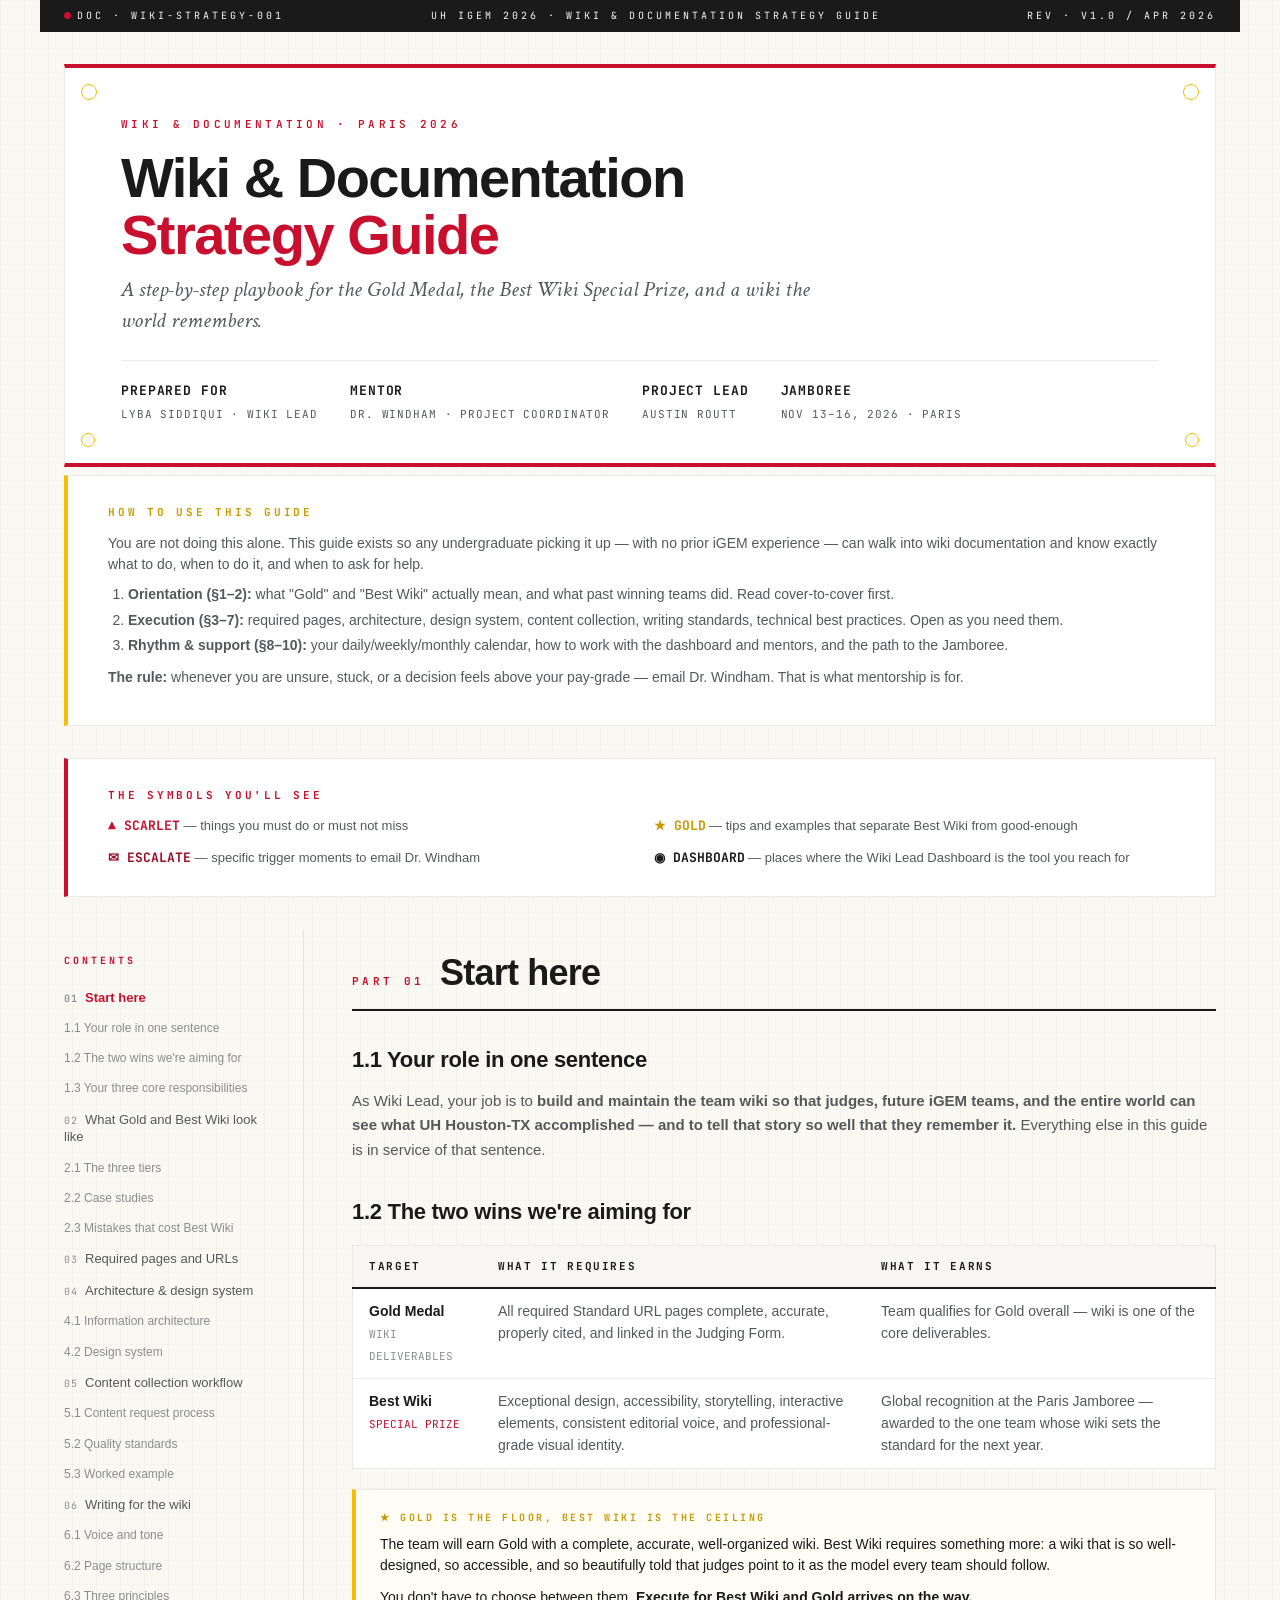
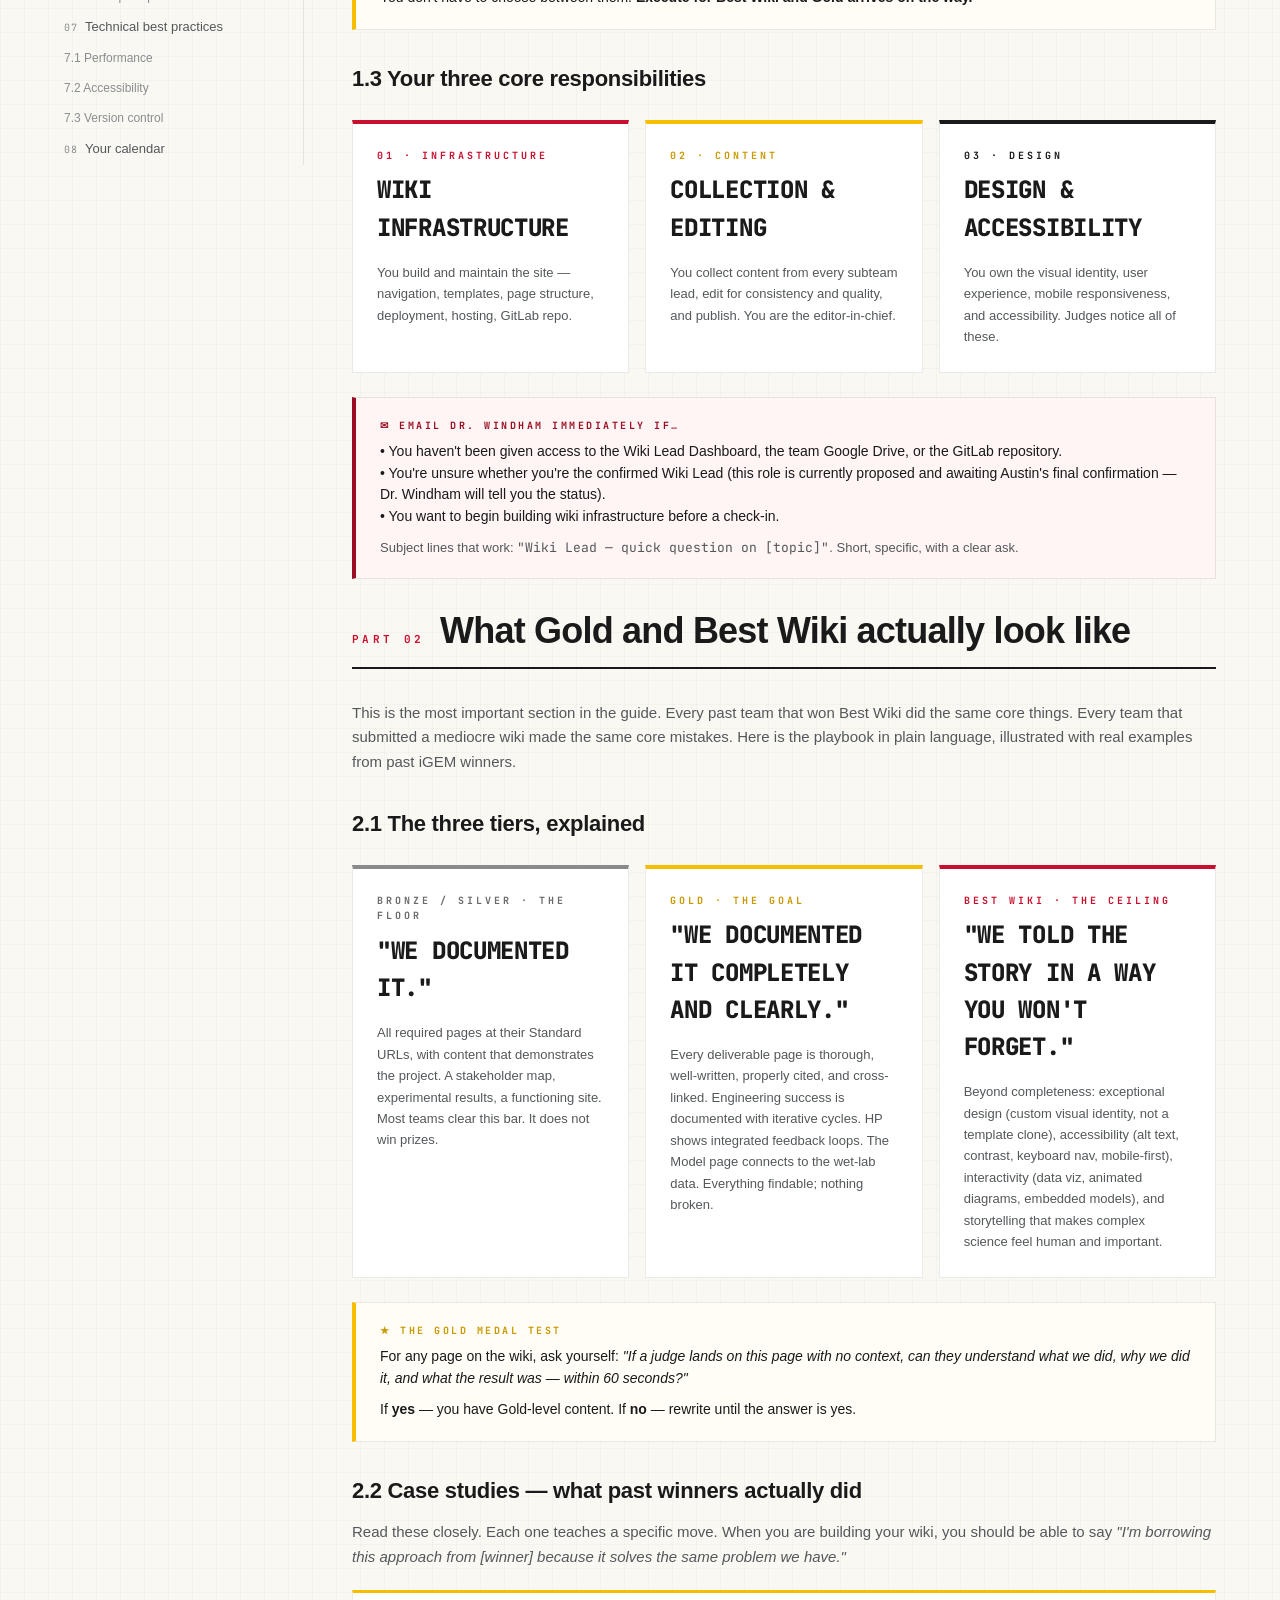
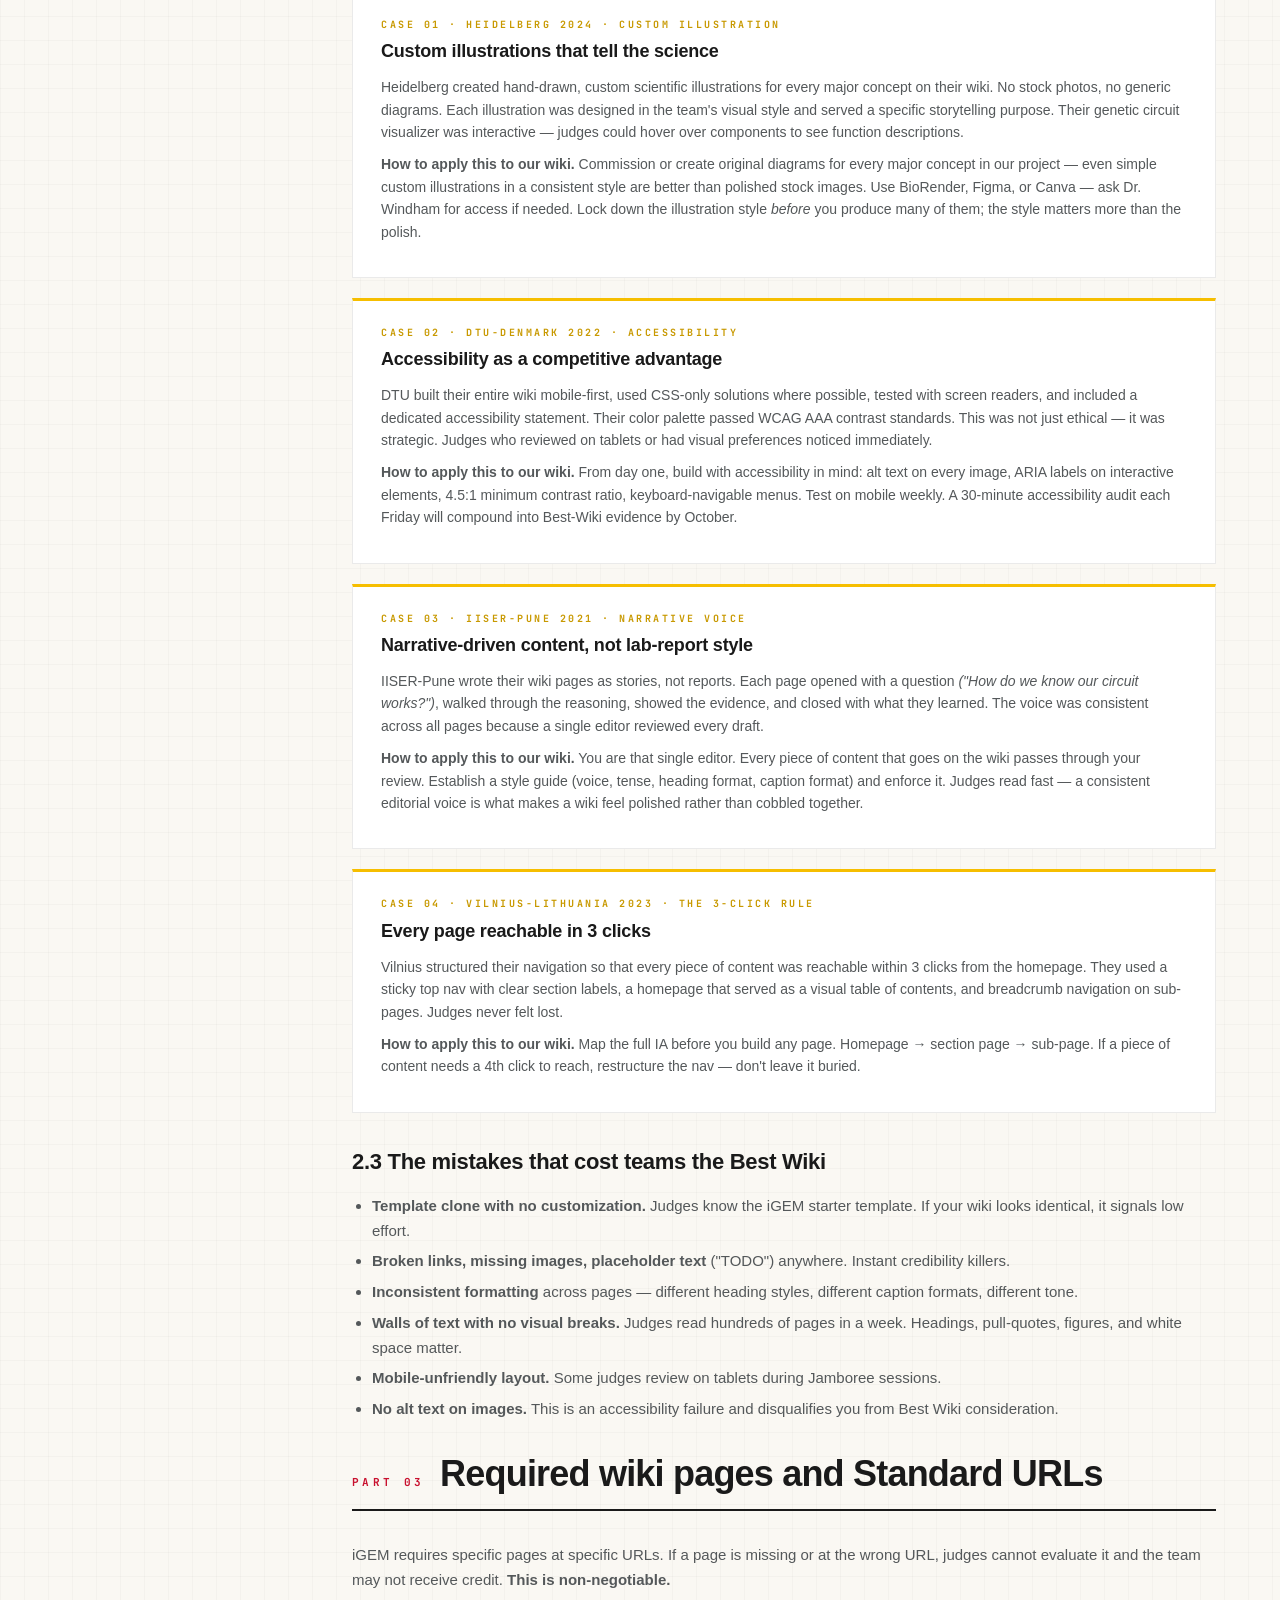
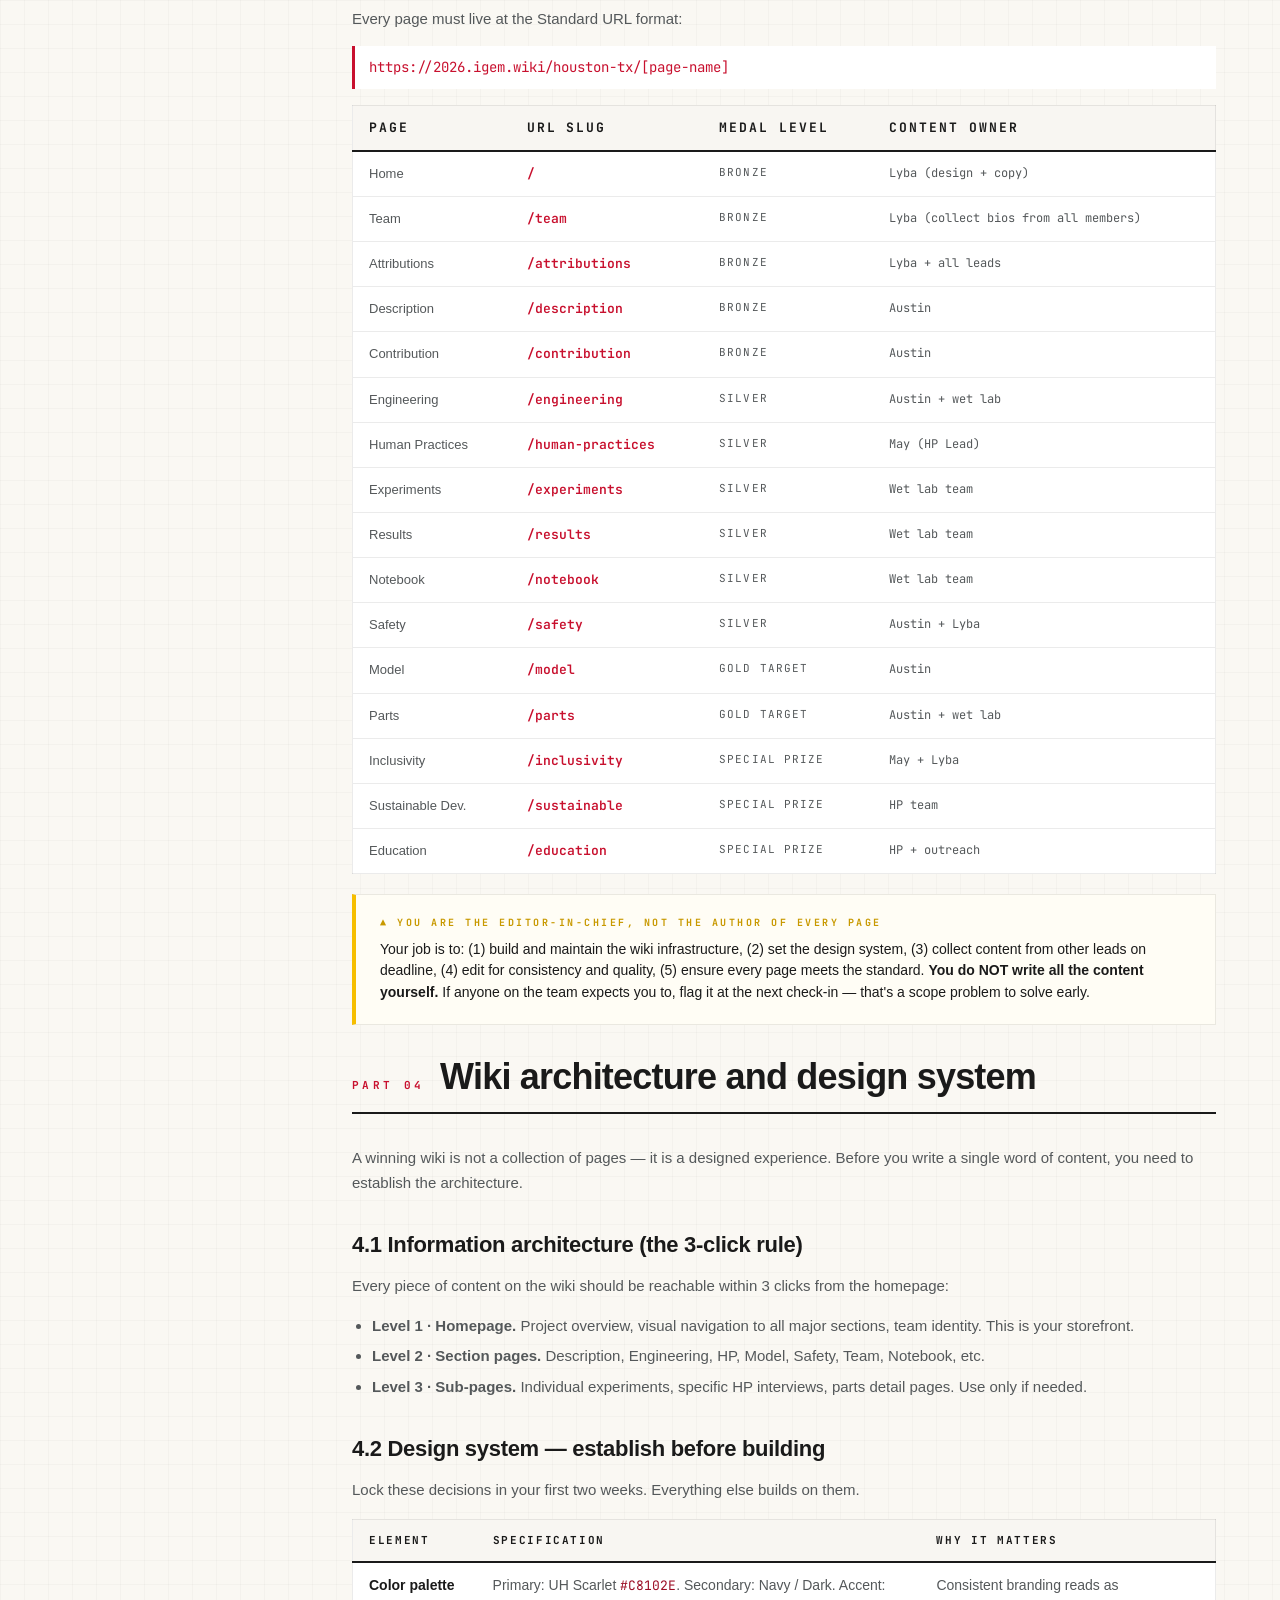
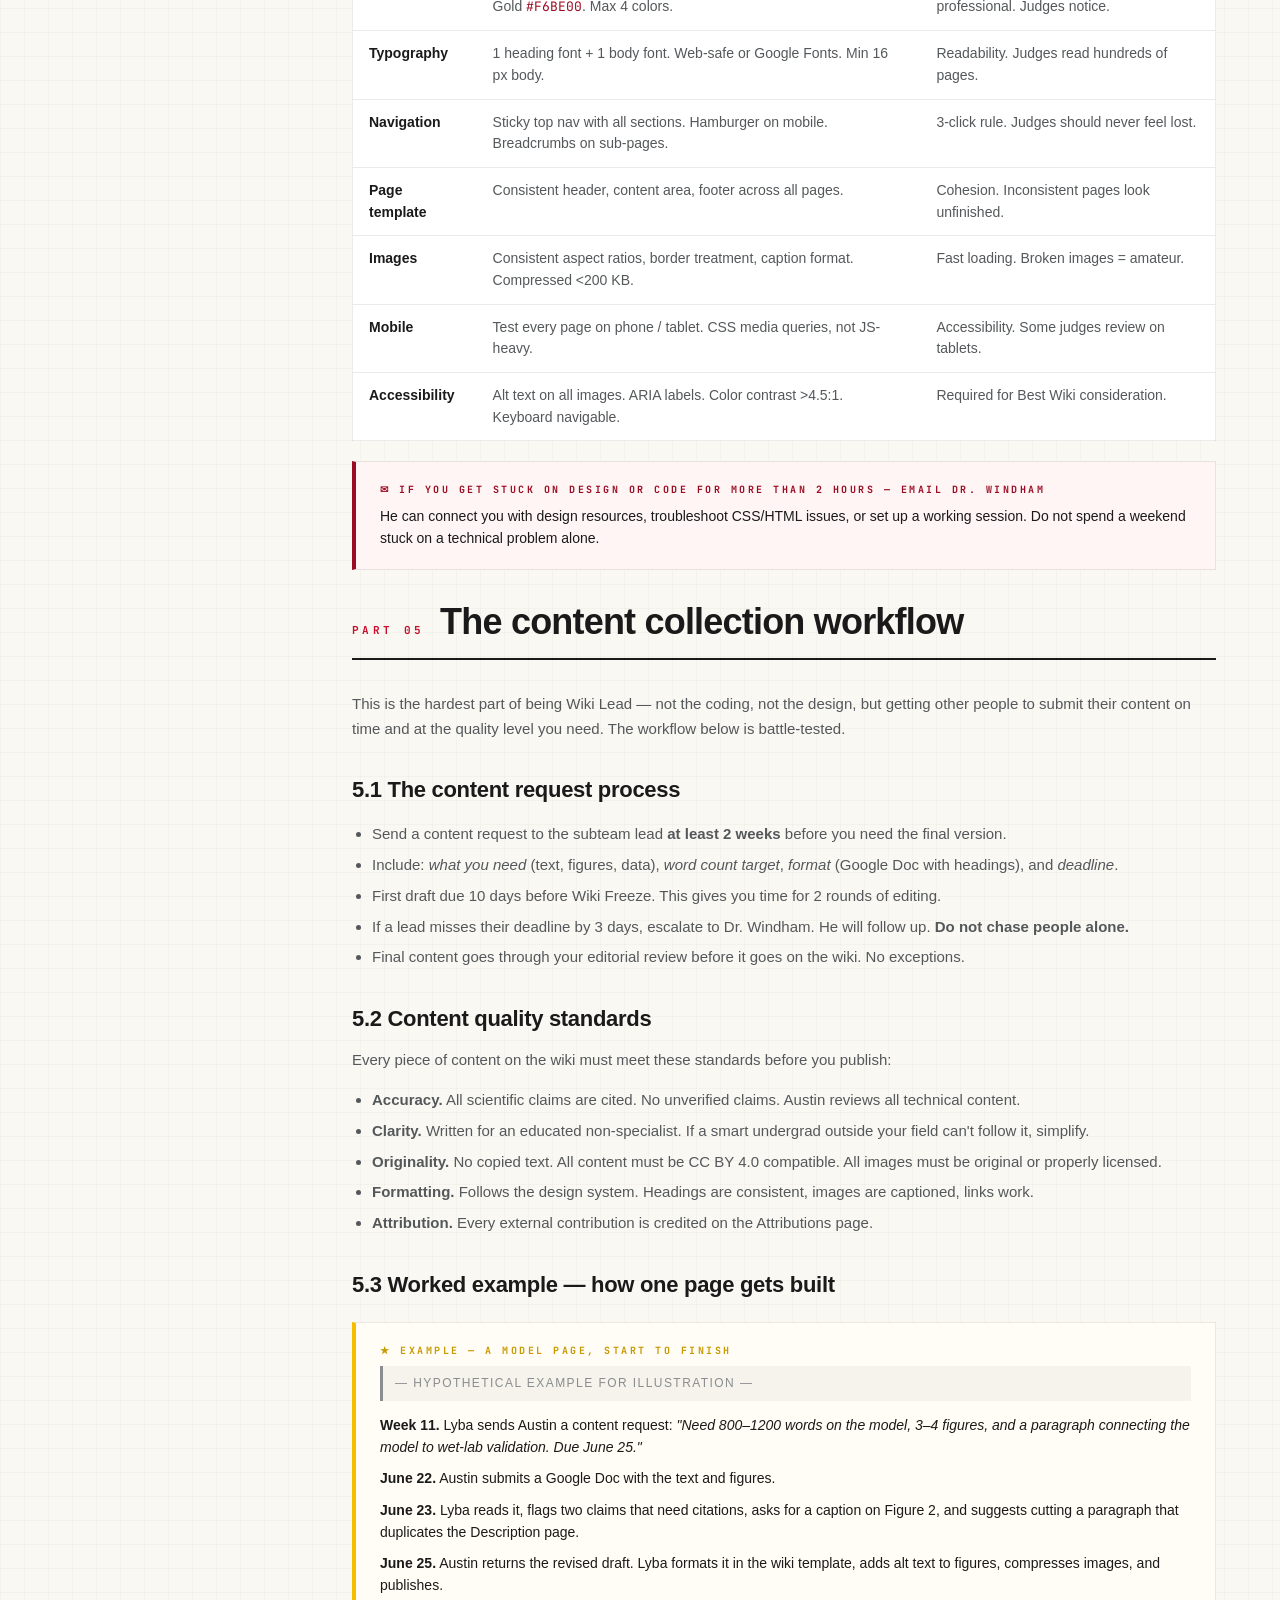
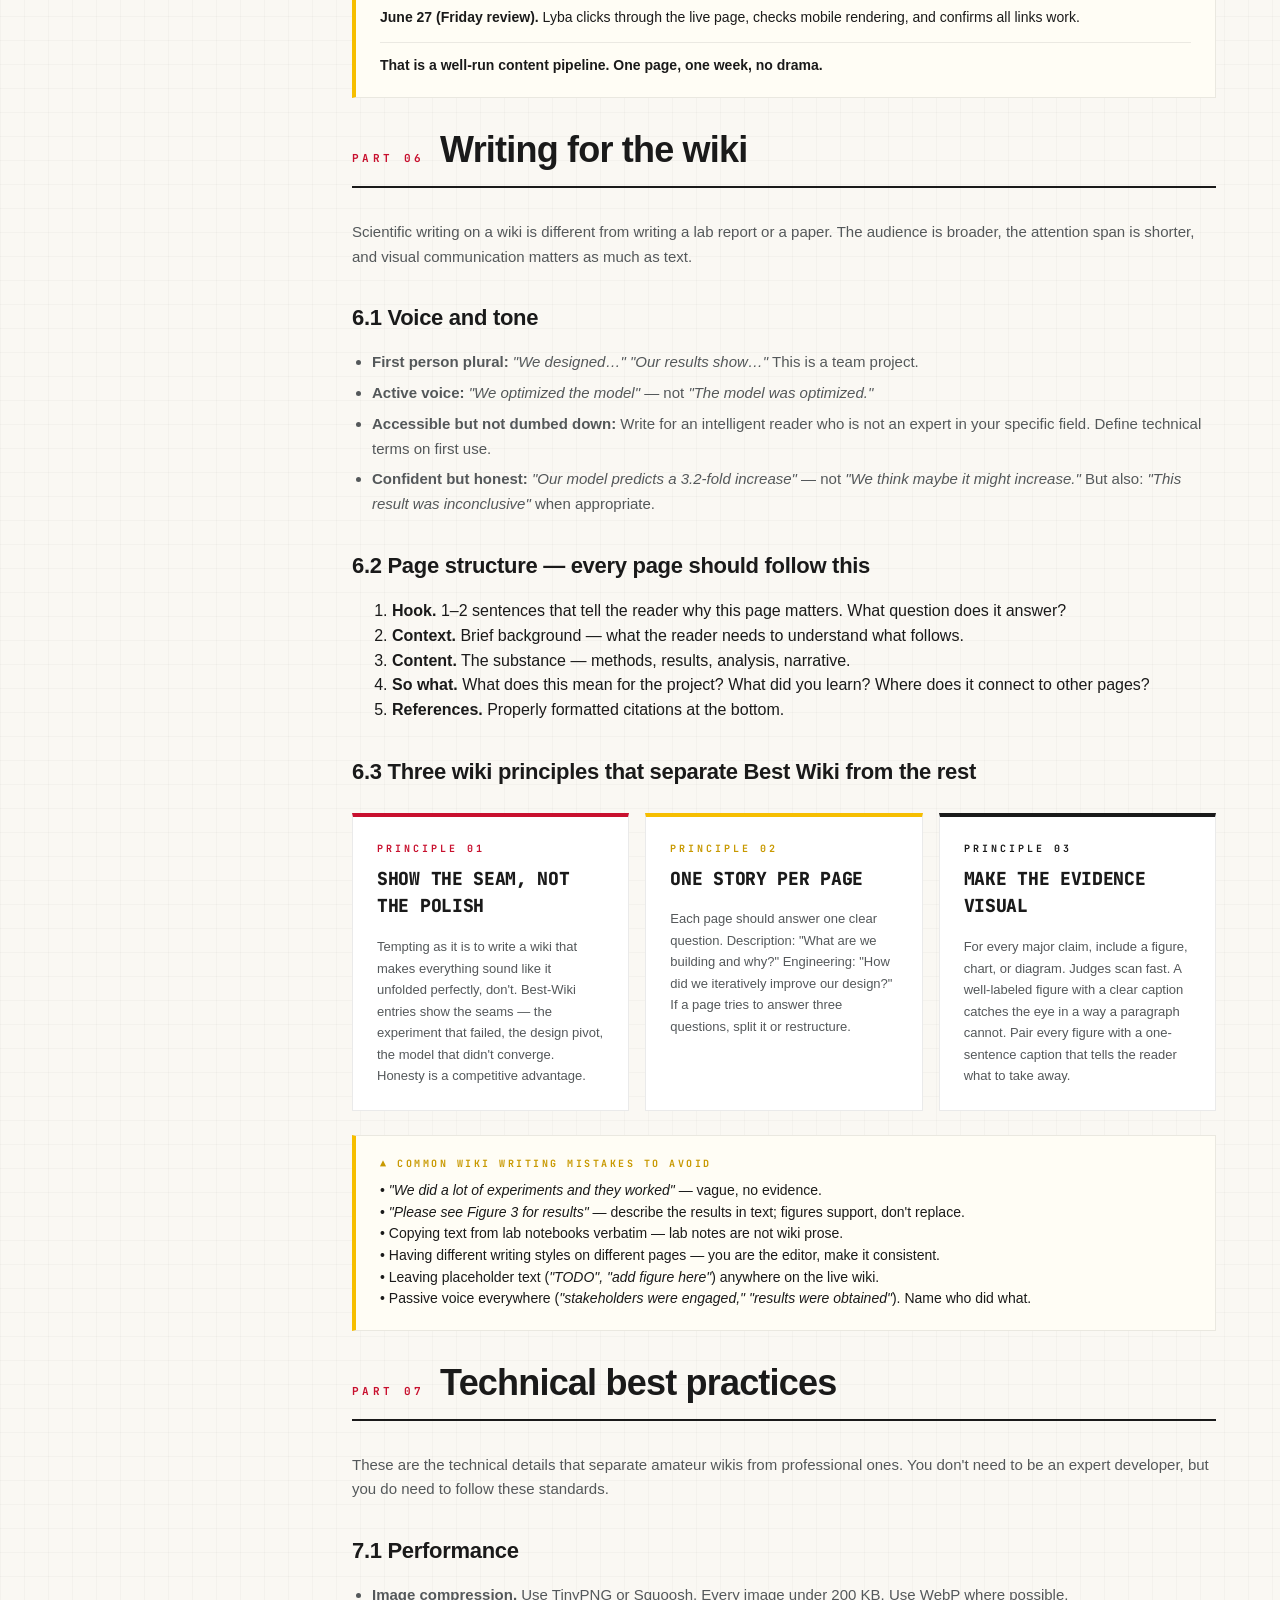
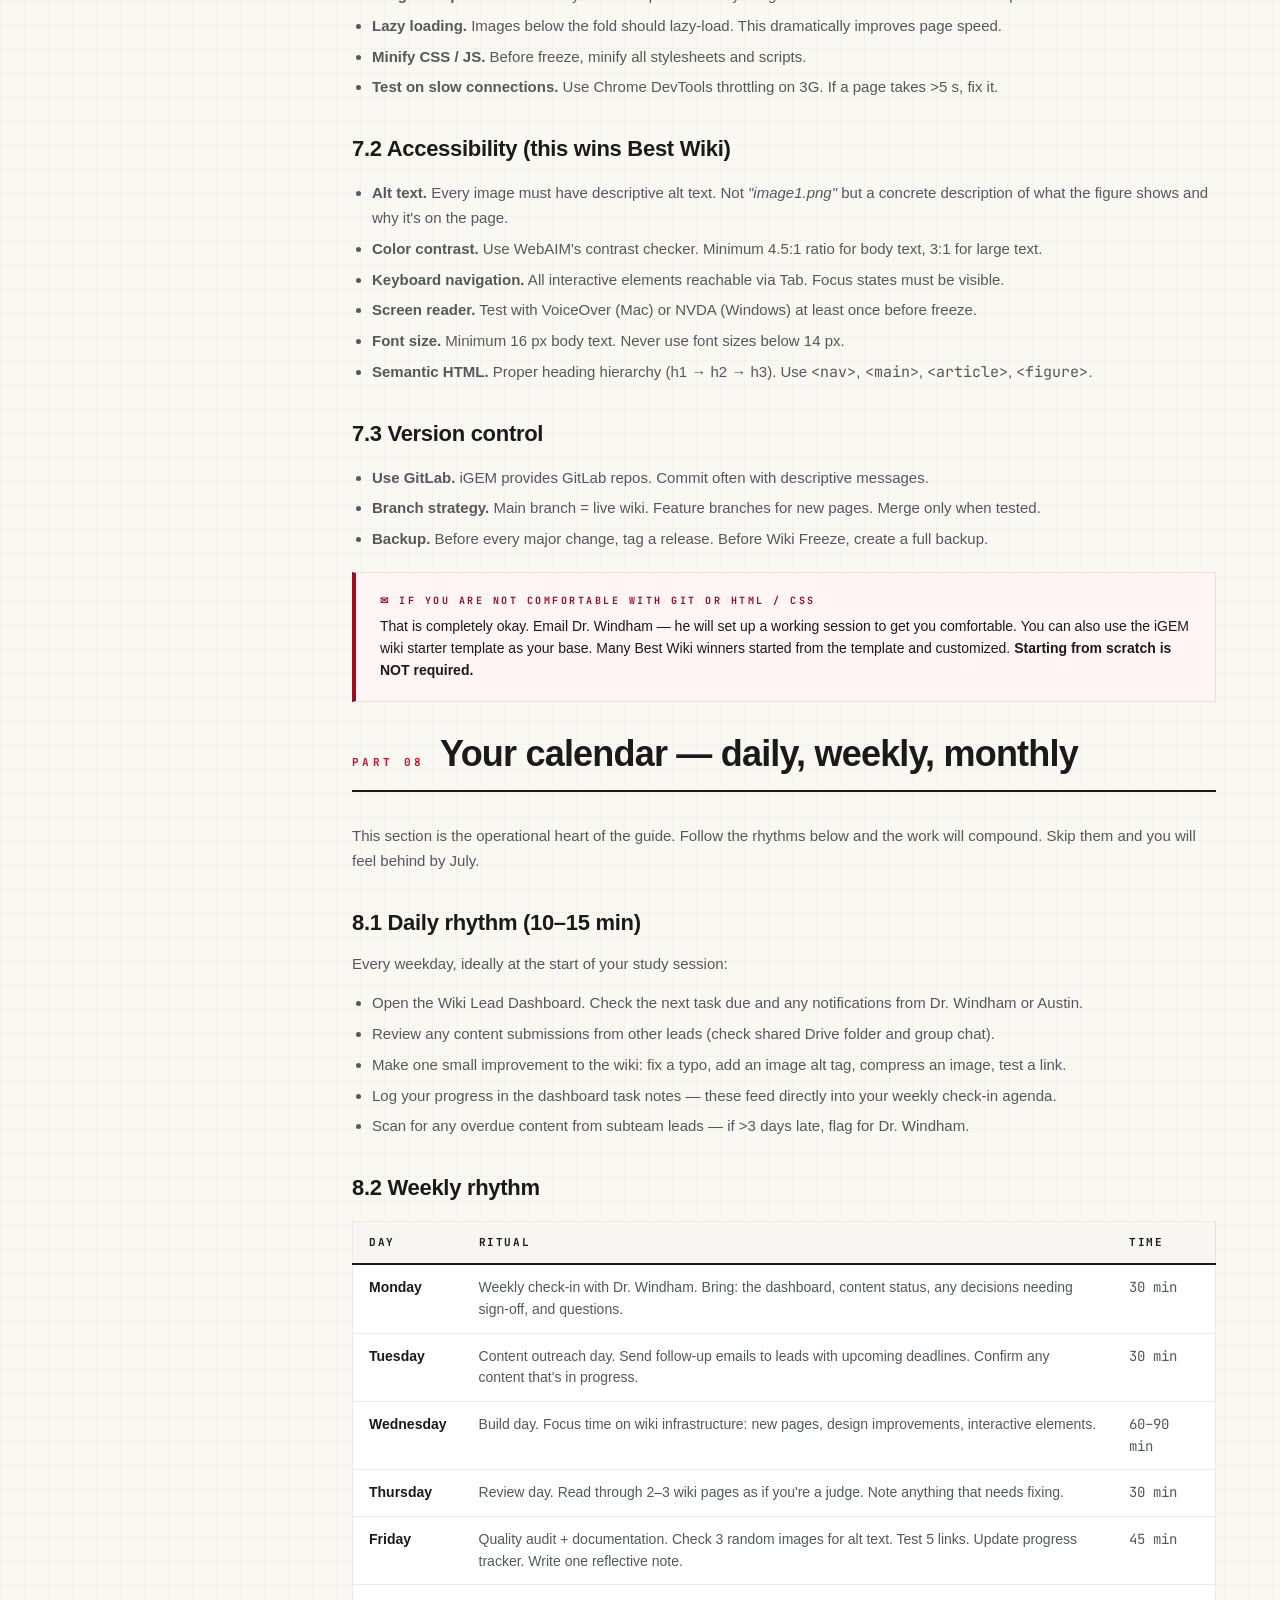
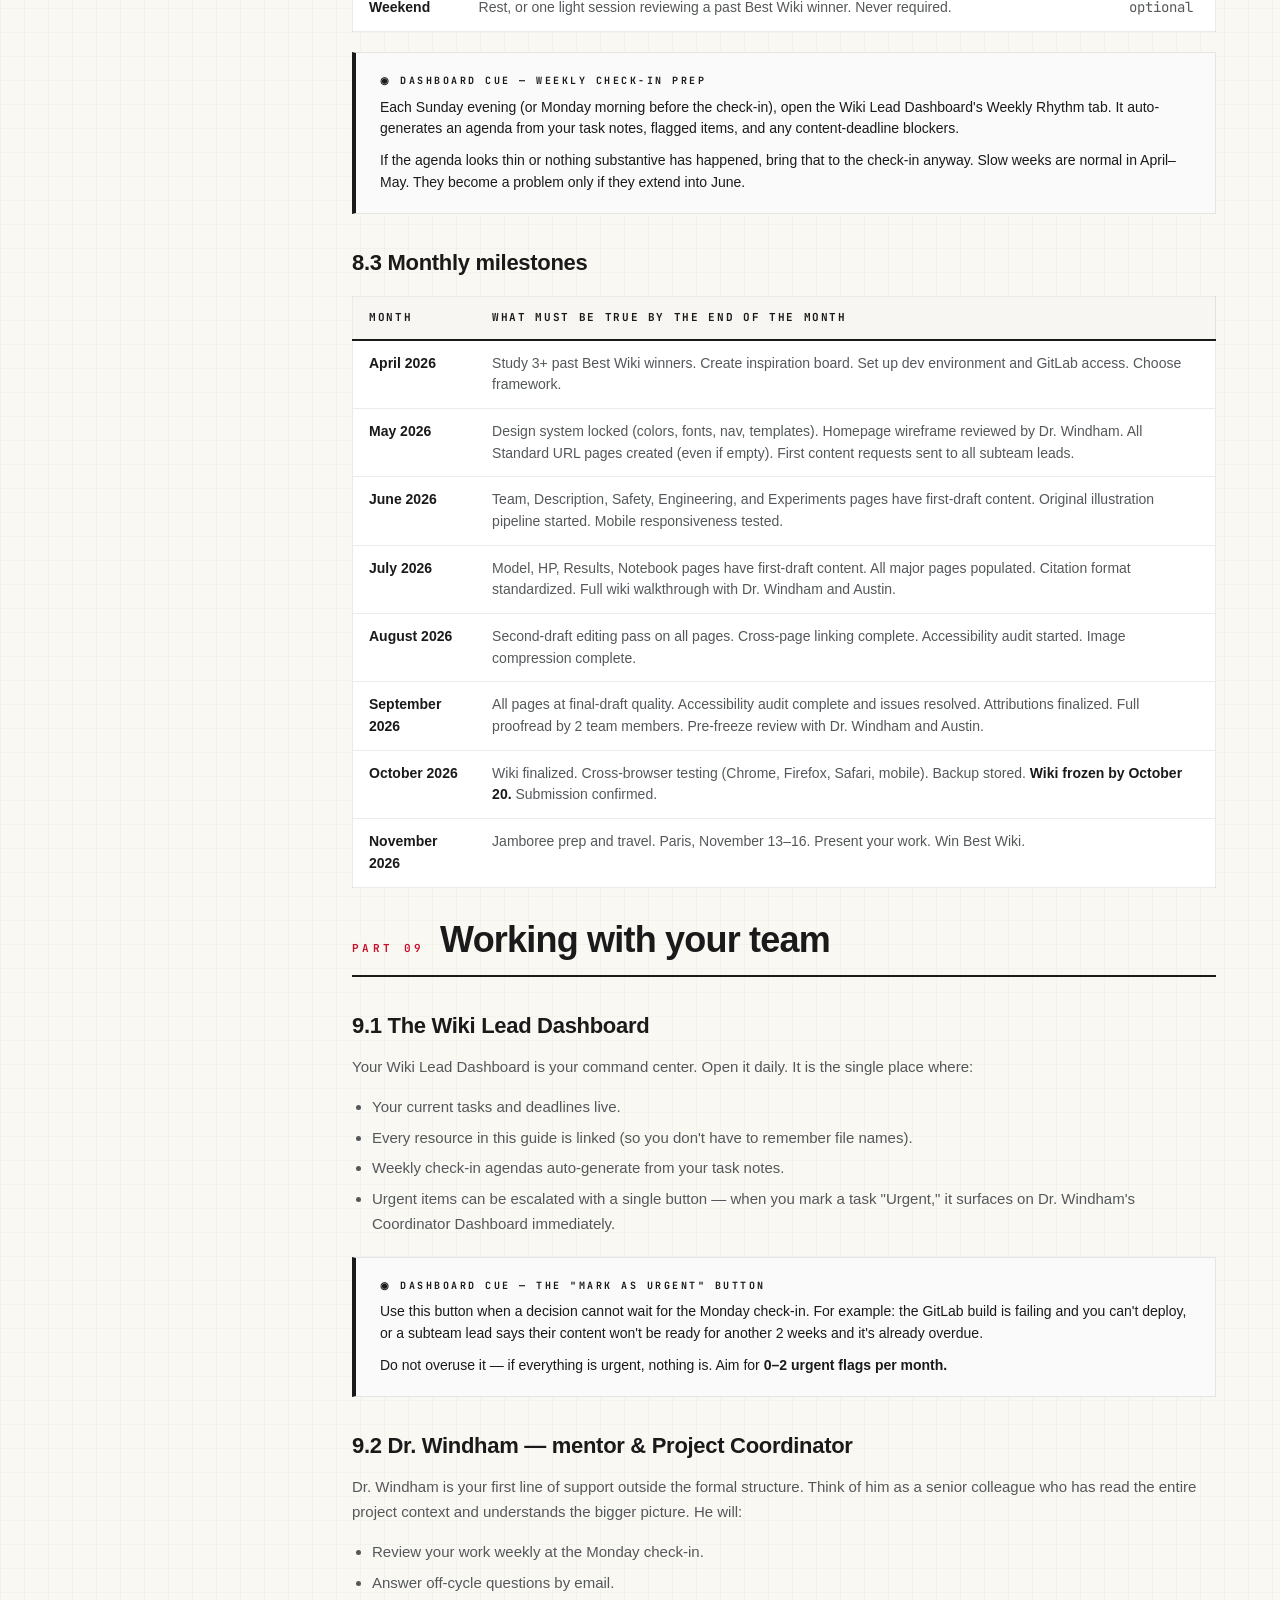
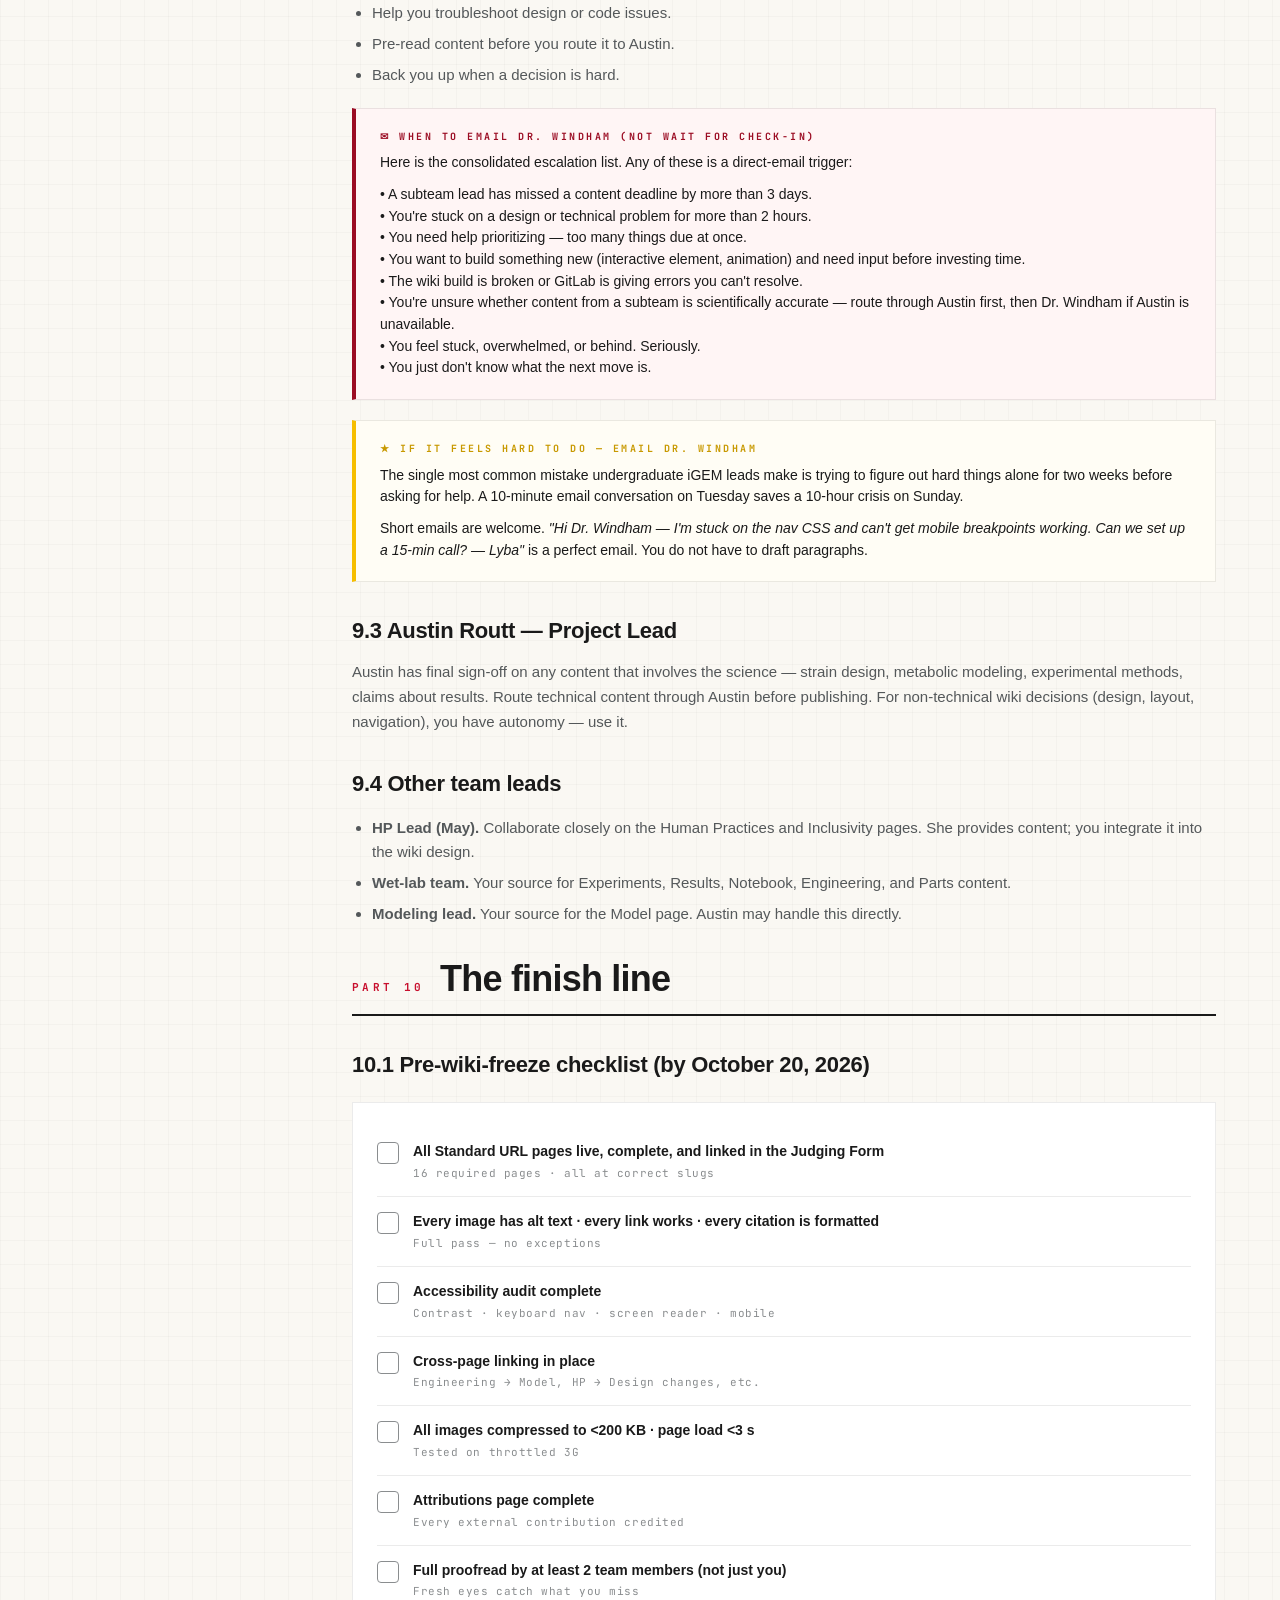
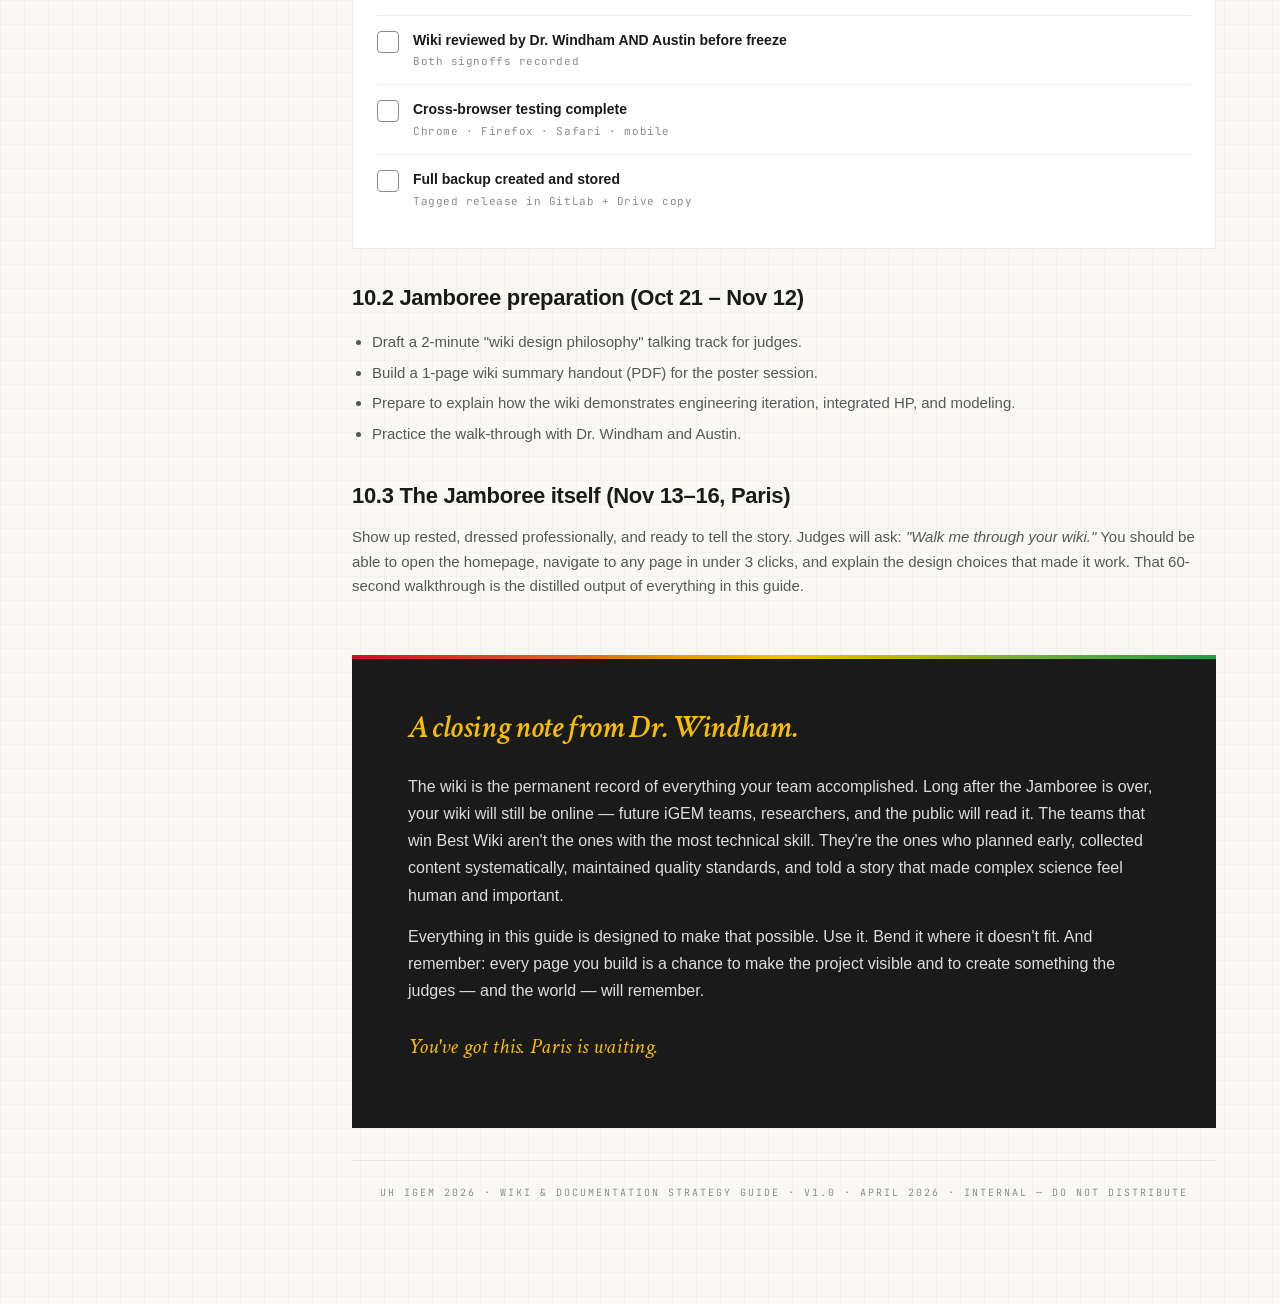
<file: docs/UH iGEM 2026 Wiki Strategy Guide.html>
<!DOCTYPE html>
<html lang="en">
<head>
<meta charset="UTF-8">
<title>UH iGEM 2026 — Wiki &amp; Documentation Strategy Guide</title>
<meta name="viewport" content="width=device-width,initial-scale=1">
<link rel="preconnect" href="https://fonts.googleapis.com">
<link rel="preconnect" href="https://fonts.gstatic.com" crossorigin>
<link href="https://fonts.googleapis.com/css2?family=JetBrains+Mono:wght@400;500;600;700&family=Crimson+Text:ital,wght@0,400;0,600;1,400;1,600&display=swap" rel="stylesheet">
<link rel="stylesheet" href="_guide_shared.css">
<style>
  /* Callouts — same palette as HP guide so all three guides feel like a set */
  .callout.escalate{ border-left:4px solid var(--scarlet-dark); background:#fff5f5; }
  .callout.escalate .callout-label{ color:var(--scarlet-dark); }
  .callout.gold-example{ border-left:4px solid var(--gold); background:#fffdf5; }
  .callout.gold-example .callout-label{ color:var(--gold-dark); }
  .callout.dashcue{ border-left:4px solid var(--ink); background:#fafafa; }
  .callout.dashcue .callout-label{ color:var(--ink); }

  /* Case card — Best Wiki case studies */
  .case{
    background:var(--paper); border:1px solid var(--line);
    padding:24px 28px; margin:20px 0;
    border-top:3px solid var(--gold);
  }
  .case-tag{
    font-family:'JetBrains Mono',monospace; font-size:10px;
    letter-spacing:0.25em; text-transform:uppercase;
    color:var(--gold-dark); font-weight:700; margin-bottom:6px;
  }
  .case h4{
    font-size:18px; font-weight:800; margin:0 0 10px;
    color:var(--ink); letter-spacing:-0.2px;
    font-family:inherit; text-transform:none;
  }
  .case p{ font-size:14px; color:var(--slate); margin:0 0 10px; line-height:1.6; }

  /* URL table — make slug column mono and scarlet */
  .url-table th,.url-table td{ font-size:13px; }
  .url-table td.slug{ font-family:'JetBrains Mono',monospace; color:var(--scarlet); font-weight:600; white-space:nowrap; }
  .url-table td.owner{ font-family:'JetBrains Mono',monospace; font-size:12px; color:var(--slate); }
  .url-table td.level{ font-family:'JetBrains Mono',monospace; font-size:11px; letter-spacing:0.1em; text-transform:uppercase; }

  /* Worked example — multi-line scenario */
  .story{
    background:var(--paper); border:1px solid var(--line);
    padding:20px 24px; margin:16px 0;
  }
  .story p{ font-size:14px; color:var(--slate); margin:0 0 8px; line-height:1.6; }
  .story p:last-child{ margin-bottom:0; }
  .story strong{ color:var(--ink); }
</style>
</head>
<body>

<div class="tape">
  <div class="rec"><span class="rec-dot"></span><span>DOC · WIKI-STRATEGY-001</span></div>
  <div>UH iGEM 2026 · WIKI &amp; DOCUMENTATION STRATEGY GUIDE</div>
  <div>REV · v1.0 / APR 2026</div>
</div>

<div style="max-width:1200px;margin:0 auto;padding:0 24px">
  <header class="hero">
    <span class="corner-bl"></span><span class="corner-br"></span>
    <div class="hero-kicker">Wiki &amp; Documentation · Paris 2026</div>
    <h1>Wiki &amp; Documentation<br><em>Strategy Guide</em></h1>
    <p class="hero-sub">A step-by-step playbook for the Gold Medal, the Best Wiki Special Prize, and a wiki the world remembers.</p>
    <div class="hero-meta">
      <span><b>Prepared for</b>Lyba Siddiqui · Wiki Lead</span>
      <span><b>Mentor</b>Dr. Windham · Project Coordinator</span>
      <span><b>Project Lead</b>Austin Routt</span>
      <span><b>Jamboree</b>Nov 13–16, 2026 · Paris</span>
    </div>
  </header>

  <div class="how-to-use">
    <h3>How to use this guide</h3>
    <p>You are not doing this alone. This guide exists so any undergraduate picking it up — with no prior iGEM experience — can walk into wiki documentation and know exactly what to do, when to do it, and when to ask for help.</p>
    <ol>
      <li><b>Orientation (§1–2):</b> what "Gold" and "Best Wiki" actually mean, and what past winning teams did. Read cover-to-cover first.</li>
      <li><b>Execution (§3–7):</b> required pages, architecture, design system, content collection, writing standards, technical best practices. Open as you need them.</li>
      <li><b>Rhythm &amp; support (§8–10):</b> your daily/weekly/monthly calendar, how to work with the dashboard and mentors, and the path to the Jamboree.</li>
    </ol>
    <p style="margin-top:10px"><strong>The rule:</strong> whenever you are unsure, stuck, or a decision feels above your pay-grade — email Dr. Windham. That is what mentorship is for.</p>
  </div>

  <div class="how-to-use" style="border-left-color:var(--scarlet)">
    <h3 style="color:var(--scarlet)">The symbols you'll see</h3>
    <div style="display:grid;grid-template-columns:repeat(2,1fr);gap:12px 24px;font-size:13px;color:var(--slate);margin-top:6px">
      <div><span class="mono" style="color:var(--scarlet);font-weight:700">▲ SCARLET</span> — things you must do or must not miss</div>
      <div><span class="mono" style="color:var(--gold-dark);font-weight:700">★ GOLD</span> — tips and examples that separate Best Wiki from good-enough</div>
      <div><span class="mono" style="color:var(--scarlet-dark);font-weight:700">✉ ESCALATE</span> — specific trigger moments to email Dr. Windham</div>
      <div><span class="mono" style="color:var(--ink);font-weight:700">◉ DASHBOARD</span> — places where the Wiki Lead Dashboard is the tool you reach for</div>
    </div>
  </div>
</div>

<div class="layout">

  <nav class="toc" id="toc">
    <div class="toc-header">Contents</div>
    <ol>
      <li><a href="#part-1"><span class="num">01</span>Start here</a></li>
      <li class="sub"><a href="#role">1.1  Your role in one sentence</a></li>
      <li class="sub"><a href="#two-wins">1.2  The two wins we're aiming for</a></li>
      <li class="sub"><a href="#three-resp">1.3  Your three core responsibilities</a></li>
      <li><a href="#part-2"><span class="num">02</span>What Gold and Best Wiki look like</a></li>
      <li class="sub"><a href="#tiers">2.1  The three tiers</a></li>
      <li class="sub"><a href="#cases">2.2  Case studies</a></li>
      <li class="sub"><a href="#mistakes">2.3  Mistakes that cost Best Wiki</a></li>
      <li><a href="#part-3"><span class="num">03</span>Required pages and URLs</a></li>
      <li><a href="#part-4"><span class="num">04</span>Architecture &amp; design system</a></li>
      <li class="sub"><a href="#ia">4.1  Information architecture</a></li>
      <li class="sub"><a href="#ds">4.2  Design system</a></li>
      <li><a href="#part-5"><span class="num">05</span>Content collection workflow</a></li>
      <li class="sub"><a href="#request">5.1  Content request process</a></li>
      <li class="sub"><a href="#quality">5.2  Quality standards</a></li>
      <li class="sub"><a href="#worked">5.3  Worked example</a></li>
      <li><a href="#part-6"><span class="num">06</span>Writing for the wiki</a></li>
      <li class="sub"><a href="#voice">6.1  Voice and tone</a></li>
      <li class="sub"><a href="#structure">6.2  Page structure</a></li>
      <li class="sub"><a href="#principles">6.3  Three principles</a></li>
      <li><a href="#part-7"><span class="num">07</span>Technical best practices</a></li>
      <li class="sub"><a href="#perf">7.1  Performance</a></li>
      <li class="sub"><a href="#a11y">7.2  Accessibility</a></li>
      <li class="sub"><a href="#vcs">7.3  Version control</a></li>
      <li><a href="#part-8"><span class="num">08</span>Your calendar</a></li>
      <li class="sub"><a href="#daily">8.1  Daily</a></li>
      <li class="sub"><a href="#weekly">8.2  Weekly</a></li>
      <li class="sub"><a href="#monthly">8.3  Monthly milestones</a></li>
      <li><a href="#part-9"><span class="num">09</span>Working with your team</a></li>
      <li><a href="#part-10"><span class="num">10</span>The finish line</a></li>
      <li><a href="#bottom-line"><span class="num">END</span>Closing note</a></li>
    </ol>
  </nav>

  <main class="content">

  <!-- ============ PART 1 ============ -->
  <section id="part-1">
    <div class="part-header">
      <span class="part-num">Part 01</span>
      <h2>Start here</h2>
    </div>

    <div class="section">
      <h3 id="role">1.1  Your role in one sentence</h3>
      <p>As Wiki Lead, your job is to <strong>build and maintain the team wiki so that judges, future iGEM teams, and the entire world can see what UH Houston-TX accomplished — and to tell that story so well that they remember it.</strong> Everything else in this guide is in service of that sentence.</p>

      <h3 id="two-wins">1.2  The two wins we're aiming for</h3>
      <table>
        <thead><tr><th>Target</th><th>What it requires</th><th>What it earns</th></tr></thead>
        <tbody>
          <tr>
            <td><strong>Gold Medal</strong><br><span class="mono" style="font-size:11px;color:var(--slate-light)">WIKI DELIVERABLES</span></td>
            <td>All required Standard URL pages complete, accurate, properly cited, and linked in the Judging Form.</td>
            <td>Team qualifies for Gold overall — wiki is one of the core deliverables.</td>
          </tr>
          <tr>
            <td><strong>Best Wiki</strong><br><span class="mono" style="font-size:11px;color:var(--scarlet)">SPECIAL PRIZE</span></td>
            <td>Exceptional design, accessibility, storytelling, interactive elements, consistent editorial voice, and professional-grade visual identity.</td>
            <td>Global recognition at the Paris Jamboree — awarded to the one team whose wiki sets the standard for the next year.</td>
          </tr>
        </tbody>
      </table>
      <div class="callout key">
        <span class="callout-label">★ Gold is the floor, Best Wiki is the ceiling</span>
        <p>The team will earn Gold with a complete, accurate, well-organized wiki. Best Wiki requires something more: a wiki that is so well-designed, so accessible, and so beautifully told that judges point to it as the model every team should follow.</p>
        <p>You don't have to choose between them. <strong>Execute for Best Wiki and Gold arrives on the way.</strong></p>
      </div>

      <h3 id="three-resp">1.3  Your three core responsibilities</h3>
      <div class="medal-row">
        <div class="medal-card bronze" style="border-top-color:var(--scarlet)">
          <div class="medal-num" style="color:var(--scarlet)">01 · INFRASTRUCTURE</div>
          <h4>Wiki infrastructure</h4>
          <p style="font-size:13px;color:var(--slate);margin:0">You build and maintain the site — navigation, templates, page structure, deployment, hosting, GitLab repo.</p>
        </div>
        <div class="medal-card silver" style="border-top-color:var(--gold)">
          <div class="medal-num" style="color:var(--gold-dark)">02 · CONTENT</div>
          <h4>Collection &amp; editing</h4>
          <p style="font-size:13px;color:var(--slate);margin:0">You collect content from every subteam lead, edit for consistency and quality, and publish. You are the editor-in-chief.</p>
        </div>
        <div class="medal-card gold" style="border-top-color:var(--ink)">
          <div class="medal-num" style="color:var(--ink)">03 · DESIGN</div>
          <h4>Design &amp; accessibility</h4>
          <p style="font-size:13px;color:var(--slate);margin:0">You own the visual identity, user experience, mobile responsiveness, and accessibility. Judges notice all of these.</p>
        </div>
      </div>

      <div class="callout escalate">
        <span class="callout-label">✉ Email Dr. Windham immediately if…</span>
        <p>• You haven't been given access to the Wiki Lead Dashboard, the team Google Drive, or the GitLab repository.<br>
        • You're unsure whether you're the confirmed Wiki Lead (this role is currently proposed and awaiting Austin's final confirmation — Dr. Windham will tell you the status).<br>
        • You want to begin building wiki infrastructure before a check-in.</p>
        <p style="color:var(--slate);font-size:13px">Subject lines that work: <span class="mono">"Wiki Lead — quick question on [topic]"</span>. Short, specific, with a clear ask.</p>
      </div>
    </div>
  </section>

  <!-- ============ PART 2 ============ -->
  <section id="part-2">
    <div class="part-header">
      <span class="part-num">Part 02</span>
      <h2>What Gold and Best Wiki actually look like</h2>
    </div>

    <div class="section">
      <p>This is the most important section in the guide. Every past team that won Best Wiki did the same core things. Every team that submitted a mediocre wiki made the same core mistakes. Here is the playbook in plain language, illustrated with real examples from past iGEM winners.</p>

      <h3 id="tiers">2.1  The three tiers, explained</h3>
      <div class="medal-row">
        <div class="medal-card silver">
          <div class="medal-num">Bronze / Silver · The floor</div>
          <h4>"We documented it."</h4>
          <p style="font-size:13px;color:var(--slate);margin:0">All required pages at their Standard URLs, with content that demonstrates the project. A stakeholder map, experimental results, a functioning site. Most teams clear this bar. It does not win prizes.</p>
        </div>
        <div class="medal-card gold">
          <div class="medal-num">Gold · The goal</div>
          <h4>"We documented it completely and clearly."</h4>
          <p style="font-size:13px;color:var(--slate);margin:0">Every deliverable page is thorough, well-written, properly cited, and cross-linked. Engineering success is documented with iterative cycles. HP shows integrated feedback loops. The Model page connects to the wet-lab data. Everything findable; nothing broken.</p>
        </div>
        <div class="medal-card bronze" style="border-top-color:var(--scarlet)">
          <div class="medal-num" style="color:var(--scarlet)">Best Wiki · The ceiling</div>
          <h4>"We told the story in a way you won't forget."</h4>
          <p style="font-size:13px;color:var(--slate);margin:0">Beyond completeness: exceptional design (custom visual identity, not a template clone), accessibility (alt text, contrast, keyboard nav, mobile-first), interactivity (data viz, animated diagrams, embedded models), and storytelling that makes complex science feel human and important.</p>
        </div>
      </div>

      <div class="callout key">
        <span class="callout-label">★ The Gold medal test</span>
        <p>For any page on the wiki, ask yourself: <em>"If a judge lands on this page with no context, can they understand what we did, why we did it, and what the result was — within 60 seconds?"</em></p>
        <p>If <strong>yes</strong> — you have Gold-level content. If <strong>no</strong> — rewrite until the answer is yes.</p>
      </div>

      <h3 id="cases">2.2  Case studies — what past winners actually did</h3>
      <p>Read these closely. Each one teaches a specific move. When you are building your wiki, you should be able to say <em>"I'm borrowing this approach from [winner] because it solves the same problem we have."</em></p>

      <div class="case">
        <div class="case-tag">Case 01 · Heidelberg 2024 · Custom illustration</div>
        <h4>Custom illustrations that tell the science</h4>
        <p>Heidelberg created hand-drawn, custom scientific illustrations for every major concept on their wiki. No stock photos, no generic diagrams. Each illustration was designed in the team's visual style and served a specific storytelling purpose. Their genetic circuit visualizer was interactive — judges could hover over components to see function descriptions.</p>
        <p><strong>How to apply this to our wiki.</strong> Commission or create original diagrams for every major concept in our project — even simple custom illustrations in a consistent style are better than polished stock images. Use BioRender, Figma, or Canva — ask Dr. Windham for access if needed. Lock down the illustration style <em>before</em> you produce many of them; the style matters more than the polish.</p>
      </div>

      <div class="case">
        <div class="case-tag">Case 02 · DTU-Denmark 2022 · Accessibility</div>
        <h4>Accessibility as a competitive advantage</h4>
        <p>DTU built their entire wiki mobile-first, used CSS-only solutions where possible, tested with screen readers, and included a dedicated accessibility statement. Their color palette passed WCAG AAA contrast standards. This was not just ethical — it was strategic. Judges who reviewed on tablets or had visual preferences noticed immediately.</p>
        <p><strong>How to apply this to our wiki.</strong> From day one, build with accessibility in mind: alt text on every image, ARIA labels on interactive elements, 4.5:1 minimum contrast ratio, keyboard-navigable menus. Test on mobile weekly. A 30-minute accessibility audit each Friday will compound into Best-Wiki evidence by October.</p>
      </div>

      <div class="case">
        <div class="case-tag">Case 03 · IISER-Pune 2021 · Narrative voice</div>
        <h4>Narrative-driven content, not lab-report style</h4>
        <p>IISER-Pune wrote their wiki pages as stories, not reports. Each page opened with a question <em>("How do we know our circuit works?")</em>, walked through the reasoning, showed the evidence, and closed with what they learned. The voice was consistent across all pages because a single editor reviewed every draft.</p>
        <p><strong>How to apply this to our wiki.</strong> You are that single editor. Every piece of content that goes on the wiki passes through your review. Establish a style guide (voice, tense, heading format, caption format) and enforce it. Judges read fast — a consistent editorial voice is what makes a wiki feel polished rather than cobbled together.</p>
      </div>

      <div class="case">
        <div class="case-tag">Case 04 · Vilnius-Lithuania 2023 · The 3-click rule</div>
        <h4>Every page reachable in 3 clicks</h4>
        <p>Vilnius structured their navigation so that every piece of content was reachable within 3 clicks from the homepage. They used a sticky top nav with clear section labels, a homepage that served as a visual table of contents, and breadcrumb navigation on sub-pages. Judges never felt lost.</p>
        <p><strong>How to apply this to our wiki.</strong> Map the full IA before you build any page. Homepage → section page → sub-page. If a piece of content needs a 4th click to reach, restructure the nav — don't leave it buried.</p>
      </div>

      <h3 id="mistakes">2.3  The mistakes that cost teams the Best Wiki</h3>
      <ul>
        <li><strong>Template clone with no customization.</strong> Judges know the iGEM starter template. If your wiki looks identical, it signals low effort.</li>
        <li><strong>Broken links, missing images, placeholder text</strong> ("TODO") anywhere. Instant credibility killers.</li>
        <li><strong>Inconsistent formatting</strong> across pages — different heading styles, different caption formats, different tone.</li>
        <li><strong>Walls of text with no visual breaks.</strong> Judges read hundreds of pages in a week. Headings, pull-quotes, figures, and white space matter.</li>
        <li><strong>Mobile-unfriendly layout.</strong> Some judges review on tablets during Jamboree sessions.</li>
        <li><strong>No alt text on images.</strong> This is an accessibility failure and disqualifies you from Best Wiki consideration.</li>
      </ul>
    </div>
  </section>

  <!-- ============ PART 3 ============ -->
  <section id="part-3">
    <div class="part-header">
      <span class="part-num">Part 03</span>
      <h2>Required wiki pages and Standard URLs</h2>
    </div>

    <div class="section">
      <p>iGEM requires specific pages at specific URLs. If a page is missing or at the wrong URL, judges cannot evaluate it and the team may not receive credit. <strong>This is non-negotiable.</strong></p>
      <p>Every page must live at the Standard URL format:</p>
      <p class="mono" style="font-size:14px;color:var(--scarlet);background:var(--paper);padding:10px 14px;border-left:3px solid var(--scarlet)">https://2026.igem.wiki/houston-tx/[page-name]</p>

      <table class="url-table">
        <thead><tr><th>Page</th><th>URL slug</th><th>Medal level</th><th>Content owner</th></tr></thead>
        <tbody>
          <tr><td>Home</td><td class="slug">/</td><td class="level">Bronze</td><td class="owner">Lyba (design + copy)</td></tr>
          <tr><td>Team</td><td class="slug">/team</td><td class="level">Bronze</td><td class="owner">Lyba (collect bios from all members)</td></tr>
          <tr><td>Attributions</td><td class="slug">/attributions</td><td class="level">Bronze</td><td class="owner">Lyba + all leads</td></tr>
          <tr><td>Description</td><td class="slug">/description</td><td class="level">Bronze</td><td class="owner">Austin</td></tr>
          <tr><td>Contribution</td><td class="slug">/contribution</td><td class="level">Bronze</td><td class="owner">Austin</td></tr>
          <tr><td>Engineering</td><td class="slug">/engineering</td><td class="level">Silver</td><td class="owner">Austin + wet lab</td></tr>
          <tr><td>Human Practices</td><td class="slug">/human-practices</td><td class="level">Silver</td><td class="owner">May (HP Lead)</td></tr>
          <tr><td>Experiments</td><td class="slug">/experiments</td><td class="level">Silver</td><td class="owner">Wet lab team</td></tr>
          <tr><td>Results</td><td class="slug">/results</td><td class="level">Silver</td><td class="owner">Wet lab team</td></tr>
          <tr><td>Notebook</td><td class="slug">/notebook</td><td class="level">Silver</td><td class="owner">Wet lab team</td></tr>
          <tr><td>Safety</td><td class="slug">/safety</td><td class="level">Silver</td><td class="owner">Austin + Lyba</td></tr>
          <tr><td>Model</td><td class="slug">/model</td><td class="level">Gold target</td><td class="owner">Austin</td></tr>
          <tr><td>Parts</td><td class="slug">/parts</td><td class="level">Gold target</td><td class="owner">Austin + wet lab</td></tr>
          <tr><td>Inclusivity</td><td class="slug">/inclusivity</td><td class="level">Special prize</td><td class="owner">May + Lyba</td></tr>
          <tr><td>Sustainable Dev.</td><td class="slug">/sustainable</td><td class="level">Special prize</td><td class="owner">HP team</td></tr>
          <tr><td>Education</td><td class="slug">/education</td><td class="level">Special prize</td><td class="owner">HP + outreach</td></tr>
        </tbody>
      </table>

      <div class="callout key">
        <span class="callout-label">▲ You are the editor-in-chief, not the author of every page</span>
        <p>Your job is to: (1) build and maintain the wiki infrastructure, (2) set the design system, (3) collect content from other leads on deadline, (4) edit for consistency and quality, (5) ensure every page meets the standard. <strong>You do NOT write all the content yourself.</strong> If anyone on the team expects you to, flag it at the next check-in — that's a scope problem to solve early.</p>
      </div>
    </div>
  </section>

  <!-- ============ PART 4 ============ -->
  <section id="part-4">
    <div class="part-header">
      <span class="part-num">Part 04</span>
      <h2>Wiki architecture and design system</h2>
    </div>

    <div class="section">
      <p>A winning wiki is not a collection of pages — it is a designed experience. Before you write a single word of content, you need to establish the architecture.</p>

      <h3 id="ia">4.1  Information architecture (the 3-click rule)</h3>
      <p>Every piece of content on the wiki should be reachable within 3 clicks from the homepage:</p>
      <ul>
        <li><strong>Level 1 · Homepage.</strong> Project overview, visual navigation to all major sections, team identity. This is your storefront.</li>
        <li><strong>Level 2 · Section pages.</strong> Description, Engineering, HP, Model, Safety, Team, Notebook, etc.</li>
        <li><strong>Level 3 · Sub-pages.</strong> Individual experiments, specific HP interviews, parts detail pages. Use only if needed.</li>
      </ul>

      <h3 id="ds">4.2  Design system — establish before building</h3>
      <p>Lock these decisions in your first two weeks. Everything else builds on them.</p>
      <table>
        <thead><tr><th>Element</th><th>Specification</th><th>Why it matters</th></tr></thead>
        <tbody>
          <tr>
            <td><strong>Color palette</strong></td>
            <td>Primary: UH Scarlet <span class="mono">#C8102E</span>. Secondary: Navy / Dark. Accent: Gold <span class="mono">#F6BE00</span>. Max 4 colors.</td>
            <td>Consistent branding reads as professional. Judges notice.</td>
          </tr>
          <tr>
            <td><strong>Typography</strong></td>
            <td>1 heading font + 1 body font. Web-safe or Google Fonts. Min 16 px body.</td>
            <td>Readability. Judges read hundreds of pages.</td>
          </tr>
          <tr>
            <td><strong>Navigation</strong></td>
            <td>Sticky top nav with all sections. Hamburger on mobile. Breadcrumbs on sub-pages.</td>
            <td>3-click rule. Judges should never feel lost.</td>
          </tr>
          <tr>
            <td><strong>Page template</strong></td>
            <td>Consistent header, content area, footer across all pages.</td>
            <td>Cohesion. Inconsistent pages look unfinished.</td>
          </tr>
          <tr>
            <td><strong>Images</strong></td>
            <td>Consistent aspect ratios, border treatment, caption format. Compressed &lt;200 KB.</td>
            <td>Fast loading. Broken images = amateur.</td>
          </tr>
          <tr>
            <td><strong>Mobile</strong></td>
            <td>Test every page on phone / tablet. CSS media queries, not JS-heavy.</td>
            <td>Accessibility. Some judges review on tablets.</td>
          </tr>
          <tr>
            <td><strong>Accessibility</strong></td>
            <td>Alt text on all images. ARIA labels. Color contrast &gt;4.5:1. Keyboard navigable.</td>
            <td>Required for Best Wiki consideration.</td>
          </tr>
        </tbody>
      </table>

      <div class="callout escalate">
        <span class="callout-label">✉ If you get stuck on design or code for more than 2 hours — email Dr. Windham</span>
        <p>He can connect you with design resources, troubleshoot CSS/HTML issues, or set up a working session. Do not spend a weekend stuck on a technical problem alone.</p>
      </div>
    </div>
  </section>

  <!-- ============ PART 5 ============ -->
  <section id="part-5">
    <div class="part-header">
      <span class="part-num">Part 05</span>
      <h2>The content collection workflow</h2>
    </div>

    <div class="section">
      <p>This is the hardest part of being Wiki Lead — not the coding, not the design, but getting other people to submit their content on time and at the quality level you need. The workflow below is battle-tested.</p>

      <h3 id="request">5.1  The content request process</h3>
      <ul>
        <li>Send a content request to the subteam lead <strong>at least 2 weeks</strong> before you need the final version.</li>
        <li>Include: <em>what you need</em> (text, figures, data), <em>word count target</em>, <em>format</em> (Google Doc with headings), and <em>deadline</em>.</li>
        <li>First draft due 10 days before Wiki Freeze. This gives you time for 2 rounds of editing.</li>
        <li>If a lead misses their deadline by 3 days, escalate to Dr. Windham. He will follow up. <strong>Do not chase people alone.</strong></li>
        <li>Final content goes through your editorial review before it goes on the wiki. No exceptions.</li>
      </ul>

      <h3 id="quality">5.2  Content quality standards</h3>
      <p>Every piece of content on the wiki must meet these standards before you publish:</p>
      <ul>
        <li><strong>Accuracy.</strong> All scientific claims are cited. No unverified claims. Austin reviews all technical content.</li>
        <li><strong>Clarity.</strong> Written for an educated non-specialist. If a smart undergrad outside your field can't follow it, simplify.</li>
        <li><strong>Originality.</strong> No copied text. All content must be CC BY 4.0 compatible. All images must be original or properly licensed.</li>
        <li><strong>Formatting.</strong> Follows the design system. Headings are consistent, images are captioned, links work.</li>
        <li><strong>Attribution.</strong> Every external contribution is credited on the Attributions page.</li>
      </ul>

      <h3 id="worked">5.3  Worked example — how one page gets built</h3>
      <div class="callout gold-example">
        <span class="callout-label">★ Example — a Model page, start to finish</span>
        <p style="font-family:var(--mono);font-size:12px;letter-spacing:0.12em;text-transform:uppercase;color:var(--slate-light);margin:0 0 14px 0;padding:8px 12px;background:rgba(0,0,0,0.04);border-left:3px solid var(--slate-light)">— hypothetical example for illustration —</p>
        <p><strong>Week 11.</strong> Lyba sends Austin a content request: <em>"Need 800–1200 words on the model, 3–4 figures, and a paragraph connecting the model to wet-lab validation. Due June 25."</em></p>
        <p><strong>June 22.</strong> Austin submits a Google Doc with the text and figures.</p>
        <p><strong>June 23.</strong> Lyba reads it, flags two claims that need citations, asks for a caption on Figure 2, and suggests cutting a paragraph that duplicates the Description page.</p>
        <p><strong>June 25.</strong> Austin returns the revised draft. Lyba formats it in the wiki template, adds alt text to figures, compresses images, and publishes.</p>
        <p><strong>June 27 (Friday review).</strong> Lyba clicks through the live page, checks mobile rendering, and confirms all links work.</p>
        <p style="margin-top:14px;border-top:1px solid var(--line);padding-top:12px"><strong>That is a well-run content pipeline. One page, one week, no drama.</strong></p>
      </div>
    </div>
  </section>

  <!-- ============ PART 6 ============ -->
  <section id="part-6">
    <div class="part-header">
      <span class="part-num">Part 06</span>
      <h2>Writing for the wiki</h2>
    </div>

    <div class="section">
      <p>Scientific writing on a wiki is different from writing a lab report or a paper. The audience is broader, the attention span is shorter, and visual communication matters as much as text.</p>

      <h3 id="voice">6.1  Voice and tone</h3>
      <ul>
        <li><strong>First person plural:</strong> <em>"We designed…"</em> <em>"Our results show…"</em> This is a team project.</li>
        <li><strong>Active voice:</strong> <em>"We optimized the model"</em> — not <em>"The model was optimized."</em></li>
        <li><strong>Accessible but not dumbed down:</strong> Write for an intelligent reader who is not an expert in your specific field. Define technical terms on first use.</li>
        <li><strong>Confident but honest:</strong> <em>"Our model predicts a 3.2-fold increase"</em> — not <em>"We think maybe it might increase."</em> But also: <em>"This result was inconclusive"</em> when appropriate.</li>
      </ul>

      <h3 id="structure">6.2  Page structure — every page should follow this</h3>
      <ol>
        <li><strong>Hook.</strong> 1–2 sentences that tell the reader why this page matters. What question does it answer?</li>
        <li><strong>Context.</strong> Brief background — what the reader needs to understand what follows.</li>
        <li><strong>Content.</strong> The substance — methods, results, analysis, narrative.</li>
        <li><strong>So what.</strong> What does this mean for the project? What did you learn? Where does it connect to other pages?</li>
        <li><strong>References.</strong> Properly formatted citations at the bottom.</li>
      </ol>

      <h3 id="principles">6.3  Three wiki principles that separate Best Wiki from the rest</h3>
      <div class="medal-row">
        <div class="medal-card silver" style="border-top-color:var(--scarlet)">
          <div class="medal-num" style="color:var(--scarlet)">Principle 01</div>
          <h4 style="font-size:18px">Show the seam, not the polish</h4>
          <p style="font-size:13px;color:var(--slate);margin:0">Tempting as it is to write a wiki that makes everything sound like it unfolded perfectly, don't. Best-Wiki entries show the seams — the experiment that failed, the design pivot, the model that didn't converge. Honesty is a competitive advantage.</p>
        </div>
        <div class="medal-card silver" style="border-top-color:var(--gold)">
          <div class="medal-num" style="color:var(--gold-dark)">Principle 02</div>
          <h4 style="font-size:18px">One story per page</h4>
          <p style="font-size:13px;color:var(--slate);margin:0">Each page should answer one clear question. Description: "What are we building and why?" Engineering: "How did we iteratively improve our design?" If a page tries to answer three questions, split it or restructure.</p>
        </div>
        <div class="medal-card silver" style="border-top-color:var(--ink)">
          <div class="medal-num" style="color:var(--ink)">Principle 03</div>
          <h4 style="font-size:18px">Make the evidence visual</h4>
          <p style="font-size:13px;color:var(--slate);margin:0">For every major claim, include a figure, chart, or diagram. Judges scan fast. A well-labeled figure with a clear caption catches the eye in a way a paragraph cannot. Pair every figure with a one-sentence caption that tells the reader what to take away.</p>
        </div>
      </div>

      <div class="callout key">
        <span class="callout-label">▲ Common wiki writing mistakes to avoid</span>
        <p>• <em>"We did a lot of experiments and they worked"</em> — vague, no evidence.<br>
        • <em>"Please see Figure 3 for results"</em> — describe the results in text; figures support, don't replace.<br>
        • Copying text from lab notebooks verbatim — lab notes are not wiki prose.<br>
        • Having different writing styles on different pages — you are the editor, make it consistent.<br>
        • Leaving placeholder text (<em>"TODO", "add figure here"</em>) anywhere on the live wiki.<br>
        • Passive voice everywhere (<em>"stakeholders were engaged," "results were obtained"</em>). Name who did what.</p>
      </div>
    </div>
  </section>

  <!-- ============ PART 7 ============ -->
  <section id="part-7">
    <div class="part-header">
      <span class="part-num">Part 07</span>
      <h2>Technical best practices</h2>
    </div>

    <div class="section">
      <p>These are the technical details that separate amateur wikis from professional ones. You don't need to be an expert developer, but you do need to follow these standards.</p>

      <h3 id="perf">7.1  Performance</h3>
      <ul>
        <li><strong>Image compression.</strong> Use TinyPNG or Squoosh. Every image under 200 KB. Use WebP where possible.</li>
        <li><strong>Lazy loading.</strong> Images below the fold should lazy-load. This dramatically improves page speed.</li>
        <li><strong>Minify CSS / JS.</strong> Before freeze, minify all stylesheets and scripts.</li>
        <li><strong>Test on slow connections.</strong> Use Chrome DevTools throttling on 3G. If a page takes &gt;5 s, fix it.</li>
      </ul>

      <h3 id="a11y">7.2  Accessibility (this wins Best Wiki)</h3>
      <ul>
        <li><strong>Alt text.</strong> Every image must have descriptive alt text. Not <em>"image1.png"</em> but a concrete description of what the figure shows and why it's on the page.</li>
        <li><strong>Color contrast.</strong> Use WebAIM's contrast checker. Minimum 4.5:1 ratio for body text, 3:1 for large text.</li>
        <li><strong>Keyboard navigation.</strong> All interactive elements reachable via Tab. Focus states must be visible.</li>
        <li><strong>Screen reader.</strong> Test with VoiceOver (Mac) or NVDA (Windows) at least once before freeze.</li>
        <li><strong>Font size.</strong> Minimum 16 px body text. Never use font sizes below 14 px.</li>
        <li><strong>Semantic HTML.</strong> Proper heading hierarchy (h1 → h2 → h3). Use <span class="mono">&lt;nav&gt;</span>, <span class="mono">&lt;main&gt;</span>, <span class="mono">&lt;article&gt;</span>, <span class="mono">&lt;figure&gt;</span>.</li>
      </ul>

      <h3 id="vcs">7.3  Version control</h3>
      <ul>
        <li><strong>Use GitLab.</strong> iGEM provides GitLab repos. Commit often with descriptive messages.</li>
        <li><strong>Branch strategy.</strong> Main branch = live wiki. Feature branches for new pages. Merge only when tested.</li>
        <li><strong>Backup.</strong> Before every major change, tag a release. Before Wiki Freeze, create a full backup.</li>
      </ul>

      <div class="callout escalate">
        <span class="callout-label">✉ If you are not comfortable with Git or HTML / CSS</span>
        <p>That is completely okay. Email Dr. Windham — he will set up a working session to get you comfortable. You can also use the iGEM wiki starter template as your base. Many Best Wiki winners started from the template and customized. <strong>Starting from scratch is NOT required.</strong></p>
      </div>
    </div>
  </section>

  <!-- ============ PART 8 ============ -->
  <section id="part-8">
    <div class="part-header">
      <span class="part-num">Part 08</span>
      <h2>Your calendar — daily, weekly, monthly</h2>
    </div>

    <div class="section">
      <p>This section is the operational heart of the guide. Follow the rhythms below and the work will compound. Skip them and you will feel behind by July.</p>

      <h3 id="daily">8.1  Daily rhythm (10–15 min)</h3>
      <p>Every weekday, ideally at the start of your study session:</p>
      <ul>
        <li>Open the Wiki Lead Dashboard. Check the next task due and any notifications from Dr. Windham or Austin.</li>
        <li>Review any content submissions from other leads (check shared Drive folder and group chat).</li>
        <li>Make one small improvement to the wiki: fix a typo, add an image alt tag, compress an image, test a link.</li>
        <li>Log your progress in the dashboard task notes — these feed directly into your weekly check-in agenda.</li>
        <li>Scan for any overdue content from subteam leads — if &gt;3 days late, flag for Dr. Windham.</li>
      </ul>

      <h3 id="weekly">8.2  Weekly rhythm</h3>
      <table>
        <thead><tr><th>Day</th><th>Ritual</th><th>Time</th></tr></thead>
        <tbody>
          <tr><td><strong>Monday</strong></td><td>Weekly check-in with Dr. Windham. Bring: the dashboard, content status, any decisions needing sign-off, and questions.</td><td class="mono">30 min</td></tr>
          <tr><td><strong>Tuesday</strong></td><td>Content outreach day. Send follow-up emails to leads with upcoming deadlines. Confirm any content that's in progress.</td><td class="mono">30 min</td></tr>
          <tr><td><strong>Wednesday</strong></td><td>Build day. Focus time on wiki infrastructure: new pages, design improvements, interactive elements.</td><td class="mono">60–90 min</td></tr>
          <tr><td><strong>Thursday</strong></td><td>Review day. Read through 2–3 wiki pages as if you're a judge. Note anything that needs fixing.</td><td class="mono">30 min</td></tr>
          <tr><td><strong>Friday</strong></td><td>Quality audit + documentation. Check 3 random images for alt text. Test 5 links. Update progress tracker. Write one reflective note.</td><td class="mono">45 min</td></tr>
          <tr><td><strong>Weekend</strong></td><td>Rest, or one light session reviewing a past Best Wiki winner. Never required.</td><td class="mono">optional</td></tr>
        </tbody>
      </table>

      <div class="callout dashcue">
        <span class="callout-label">◉ Dashboard cue — weekly check-in prep</span>
        <p>Each Sunday evening (or Monday morning before the check-in), open the Wiki Lead Dashboard's Weekly Rhythm tab. It auto-generates an agenda from your task notes, flagged items, and any content-deadline blockers.</p>
        <p>If the agenda looks thin or nothing substantive has happened, bring that to the check-in anyway. Slow weeks are normal in April–May. They become a problem only if they extend into June.</p>
      </div>

      <h3 id="monthly">8.3  Monthly milestones</h3>
      <table>
        <thead><tr><th>Month</th><th>What must be true by the end of the month</th></tr></thead>
        <tbody>
          <tr><td><strong>April 2026</strong></td><td>Study 3+ past Best Wiki winners. Create inspiration board. Set up dev environment and GitLab access. Choose framework.</td></tr>
          <tr><td><strong>May 2026</strong></td><td>Design system locked (colors, fonts, nav, templates). Homepage wireframe reviewed by Dr. Windham. All Standard URL pages created (even if empty). First content requests sent to all subteam leads.</td></tr>
          <tr><td><strong>June 2026</strong></td><td>Team, Description, Safety, Engineering, and Experiments pages have first-draft content. Original illustration pipeline started. Mobile responsiveness tested.</td></tr>
          <tr><td><strong>July 2026</strong></td><td>Model, HP, Results, Notebook pages have first-draft content. All major pages populated. Citation format standardized. Full wiki walkthrough with Dr. Windham and Austin.</td></tr>
          <tr><td><strong>August 2026</strong></td><td>Second-draft editing pass on all pages. Cross-page linking complete. Accessibility audit started. Image compression complete.</td></tr>
          <tr><td><strong>September 2026</strong></td><td>All pages at final-draft quality. Accessibility audit complete and issues resolved. Attributions finalized. Full proofread by 2 team members. Pre-freeze review with Dr. Windham and Austin.</td></tr>
          <tr><td><strong>October 2026</strong></td><td>Wiki finalized. Cross-browser testing (Chrome, Firefox, Safari, mobile). Backup stored. <strong>Wiki frozen by October 20.</strong> Submission confirmed.</td></tr>
          <tr><td><strong>November 2026</strong></td><td>Jamboree prep and travel. Paris, November 13–16. Present your work. Win Best Wiki.</td></tr>
        </tbody>
      </table>
    </div>
  </section>

  <!-- ============ PART 9 ============ -->
  <section id="part-9">
    <div class="part-header">
      <span class="part-num">Part 09</span>
      <h2>Working with your team</h2>
    </div>

    <div class="section">
      <h3>9.1  The Wiki Lead Dashboard</h3>
      <p>Your Wiki Lead Dashboard is your command center. Open it daily. It is the single place where:</p>
      <ul>
        <li>Your current tasks and deadlines live.</li>
        <li>Every resource in this guide is linked (so you don't have to remember file names).</li>
        <li>Weekly check-in agendas auto-generate from your task notes.</li>
        <li>Urgent items can be escalated with a single button — when you mark a task "Urgent," it surfaces on Dr. Windham's Coordinator Dashboard immediately.</li>
      </ul>

      <div class="callout dashcue">
        <span class="callout-label">◉ Dashboard cue — the "Mark as Urgent" button</span>
        <p>Use this button when a decision cannot wait for the Monday check-in. For example: the GitLab build is failing and you can't deploy, or a subteam lead says their content won't be ready for another 2 weeks and it's already overdue.</p>
        <p>Do not overuse it — if everything is urgent, nothing is. Aim for <strong>0–2 urgent flags per month.</strong></p>
      </div>

      <h3>9.2  Dr. Windham — mentor &amp; Project Coordinator</h3>
      <p>Dr. Windham is your first line of support outside the formal structure. Think of him as a senior colleague who has read the entire project context and understands the bigger picture. He will:</p>
      <ul>
        <li>Review your work weekly at the Monday check-in.</li>
        <li>Answer off-cycle questions by email.</li>
        <li>Help you troubleshoot design or code issues.</li>
        <li>Pre-read content before you route it to Austin.</li>
        <li>Back you up when a decision is hard.</li>
      </ul>

      <div class="callout escalate">
        <span class="callout-label">✉ When to email Dr. Windham (not wait for check-in)</span>
        <p>Here is the consolidated escalation list. Any of these is a direct-email trigger:</p>
        <p>• A subteam lead has missed a content deadline by more than 3 days.<br>
        • You're stuck on a design or technical problem for more than 2 hours.<br>
        • You need help prioritizing — too many things due at once.<br>
        • You want to build something new (interactive element, animation) and need input before investing time.<br>
        • The wiki build is broken or GitLab is giving errors you can't resolve.<br>
        • You're unsure whether content from a subteam is scientifically accurate — route through Austin first, then Dr. Windham if Austin is unavailable.<br>
        • You feel stuck, overwhelmed, or behind. Seriously.<br>
        • You just don't know what the next move is.</p>
      </div>

      <div class="callout key">
        <span class="callout-label">★ If it feels hard to do — email Dr. Windham</span>
        <p>The single most common mistake undergraduate iGEM leads make is trying to figure out hard things alone for two weeks before asking for help. A 10-minute email conversation on Tuesday saves a 10-hour crisis on Sunday.</p>
        <p>Short emails are welcome. <em>"Hi Dr. Windham — I'm stuck on the nav CSS and can't get mobile breakpoints working. Can we set up a 15-min call? — Lyba"</em> is a perfect email. You do not have to draft paragraphs.</p>
      </div>

      <h3>9.3  Austin Routt — Project Lead</h3>
      <p>Austin has final sign-off on any content that involves the science — strain design, metabolic modeling, experimental methods, claims about results. Route technical content through Austin before publishing. For non-technical wiki decisions (design, layout, navigation), you have autonomy — use it.</p>

      <h3>9.4  Other team leads</h3>
      <ul>
        <li><strong>HP Lead (May).</strong> Collaborate closely on the Human Practices and Inclusivity pages. She provides content; you integrate it into the wiki design.</li>
        <li><strong>Wet-lab team.</strong> Your source for Experiments, Results, Notebook, Engineering, and Parts content.</li>
        <li><strong>Modeling lead.</strong> Your source for the Model page. Austin may handle this directly.</li>
      </ul>
    </div>
  </section>

  <!-- ============ PART 10 ============ -->
  <section id="part-10">
    <div class="part-header">
      <span class="part-num">Part 10</span>
      <h2>The finish line</h2>
    </div>

    <div class="section">
      <h3>10.1  Pre-wiki-freeze checklist (by October 20, 2026)</h3>
      <div class="checklist">
        <div class="checklist-item"><span class="checklist-check"></span><div class="checklist-body"><div class="checklist-title">All Standard URL pages live, complete, and linked in the Judging Form</div><div class="checklist-meta">16 required pages · all at correct slugs</div></div></div>
        <div class="checklist-item"><span class="checklist-check"></span><div class="checklist-body"><div class="checklist-title">Every image has alt text · every link works · every citation is formatted</div><div class="checklist-meta">Full pass — no exceptions</div></div></div>
        <div class="checklist-item"><span class="checklist-check"></span><div class="checklist-body"><div class="checklist-title">Accessibility audit complete</div><div class="checklist-meta">Contrast · keyboard nav · screen reader · mobile</div></div></div>
        <div class="checklist-item"><span class="checklist-check"></span><div class="checklist-body"><div class="checklist-title">Cross-page linking in place</div><div class="checklist-meta">Engineering → Model, HP → Design changes, etc.</div></div></div>
        <div class="checklist-item"><span class="checklist-check"></span><div class="checklist-body"><div class="checklist-title">All images compressed to &lt;200 KB · page load &lt;3 s</div><div class="checklist-meta">Tested on throttled 3G</div></div></div>
        <div class="checklist-item"><span class="checklist-check"></span><div class="checklist-body"><div class="checklist-title">Attributions page complete</div><div class="checklist-meta">Every external contribution credited</div></div></div>
        <div class="checklist-item"><span class="checklist-check"></span><div class="checklist-body"><div class="checklist-title">Full proofread by at least 2 team members (not just you)</div><div class="checklist-meta">Fresh eyes catch what you miss</div></div></div>
        <div class="checklist-item"><span class="checklist-check"></span><div class="checklist-body"><div class="checklist-title">Wiki reviewed by Dr. Windham AND Austin before freeze</div><div class="checklist-meta">Both signoffs recorded</div></div></div>
        <div class="checklist-item"><span class="checklist-check"></span><div class="checklist-body"><div class="checklist-title">Cross-browser testing complete</div><div class="checklist-meta">Chrome · Firefox · Safari · mobile</div></div></div>
        <div class="checklist-item"><span class="checklist-check"></span><div class="checklist-body"><div class="checklist-title">Full backup created and stored</div><div class="checklist-meta">Tagged release in GitLab + Drive copy</div></div></div>
      </div>

      <h3>10.2  Jamboree preparation (Oct 21 – Nov 12)</h3>
      <ul>
        <li>Draft a 2-minute "wiki design philosophy" talking track for judges.</li>
        <li>Build a 1-page wiki summary handout (PDF) for the poster session.</li>
        <li>Prepare to explain how the wiki demonstrates engineering iteration, integrated HP, and modeling.</li>
        <li>Practice the walk-through with Dr. Windham and Austin.</li>
      </ul>

      <h3>10.3  The Jamboree itself (Nov 13–16, Paris)</h3>
      <p>Show up rested, dressed professionally, and ready to tell the story. Judges will ask: <em>"Walk me through your wiki."</em> You should be able to open the homepage, navigate to any page in under 3 clicks, and explain the design choices that made it work. That 60-second walkthrough is the distilled output of everything in this guide.</p>
    </div>
  </section>

  <!-- ============ BOTTOM LINE ============ -->
  <section id="bottom-line">
    <div class="bottom-line">
      <h2>A closing note from Dr. Windham.</h2>
      <p>The wiki is the permanent record of everything your team accomplished. Long after the Jamboree is over, your wiki will still be online — future iGEM teams, researchers, and the public will read it. The teams that win Best Wiki aren't the ones with the most technical skill. They're the ones who planned early, collected content systematically, maintained quality standards, and told a story that made complex science feel human and important.</p>
      <p>Everything in this guide is designed to make that possible. Use it. Bend it where it doesn't fit. And remember: every page you build is a chance to make the project visible and to create something the judges — and the world — will remember.</p>
      <p>You've got this. Paris is waiting.</p>
    </div>
  </section>

  <div class="footer">
    UH iGEM 2026 · Wiki &amp; Documentation Strategy Guide · v1.0 · April 2026 · Internal — Do Not Distribute
  </div>

  </main>
</div>

<script>
  const links = document.querySelectorAll('#toc a');
  const sections = [...links].map(a => document.querySelector(a.getAttribute('href'))).filter(Boolean);
  function updateActive(){
    const y = window.scrollY + 120;
    let active = sections[0];
    for(const s of sections){ if(s.offsetTop <= y) active = s; }
    links.forEach(a => a.classList.toggle('active', a.getAttribute('href') === '#' + active.id));
  }
  window.addEventListener('scroll', updateActive, {passive:true});
  updateActive();
</script>
</body>
</html>
</file>
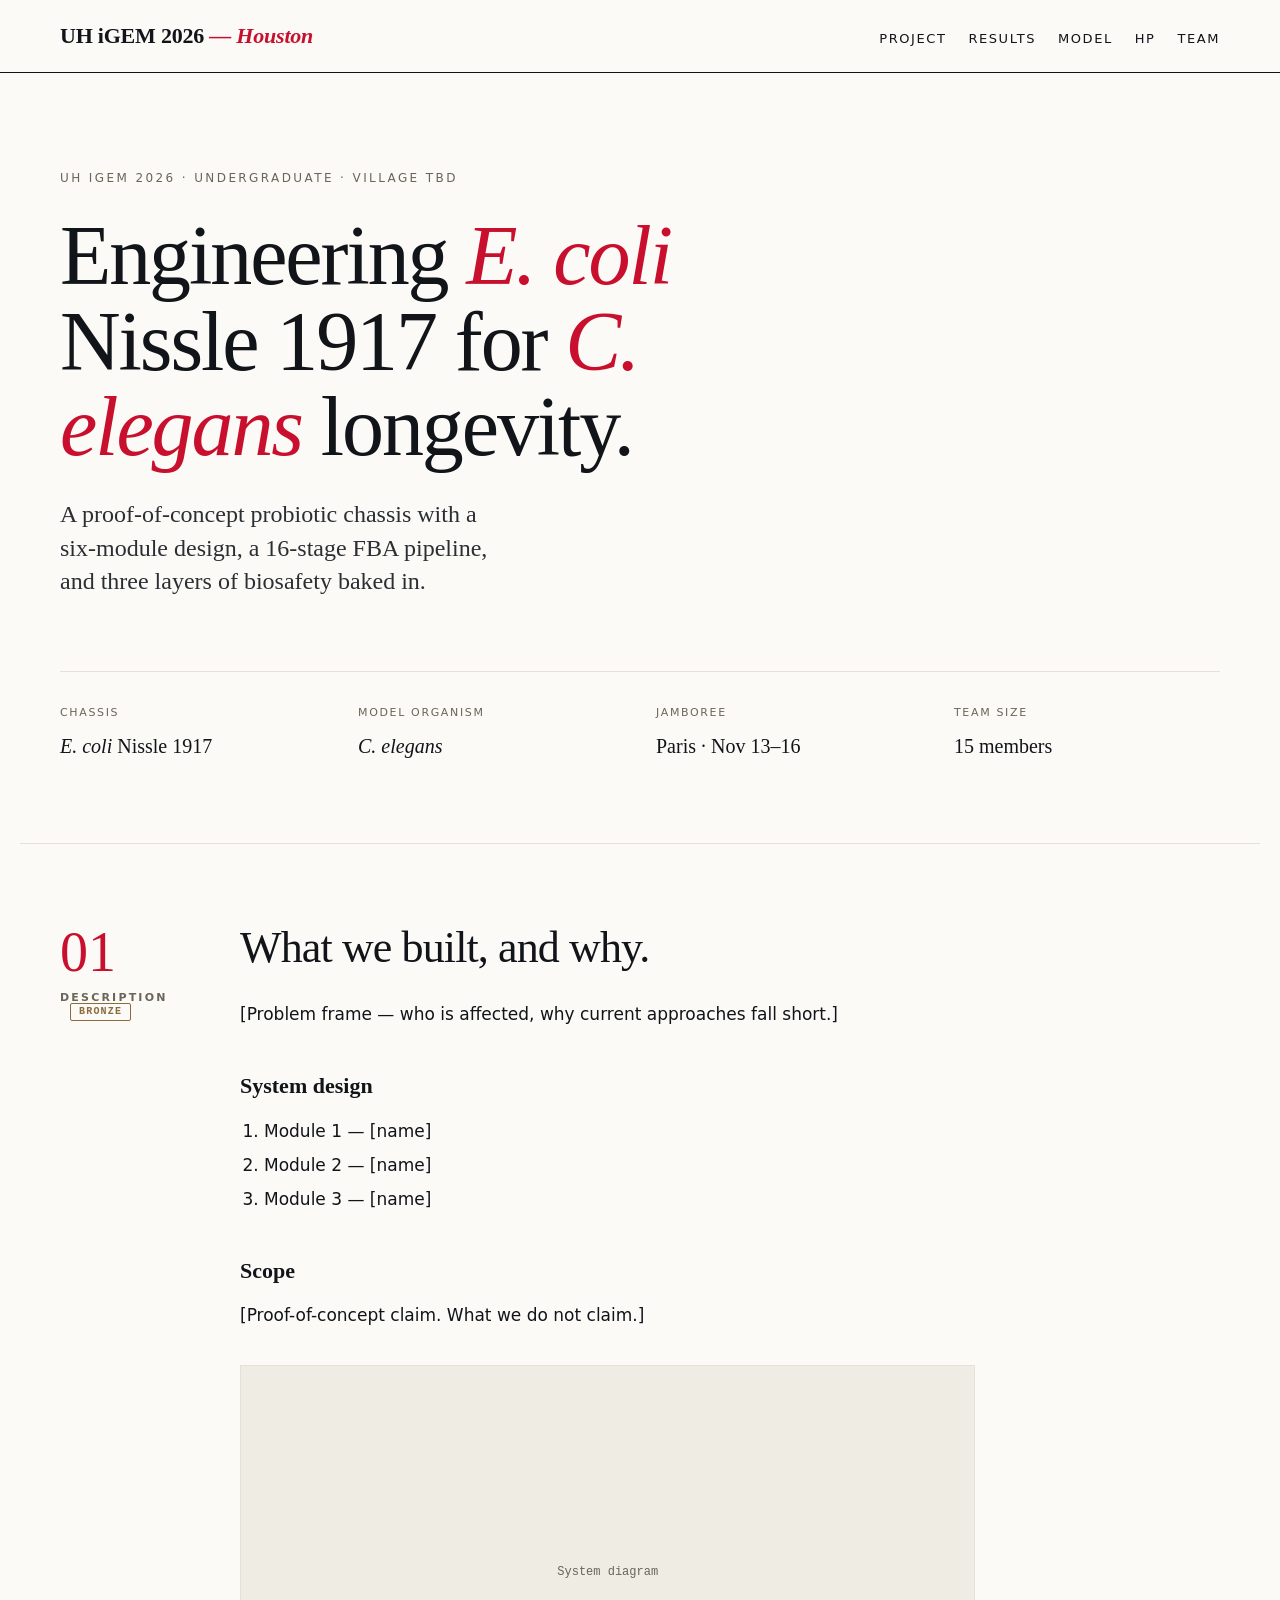
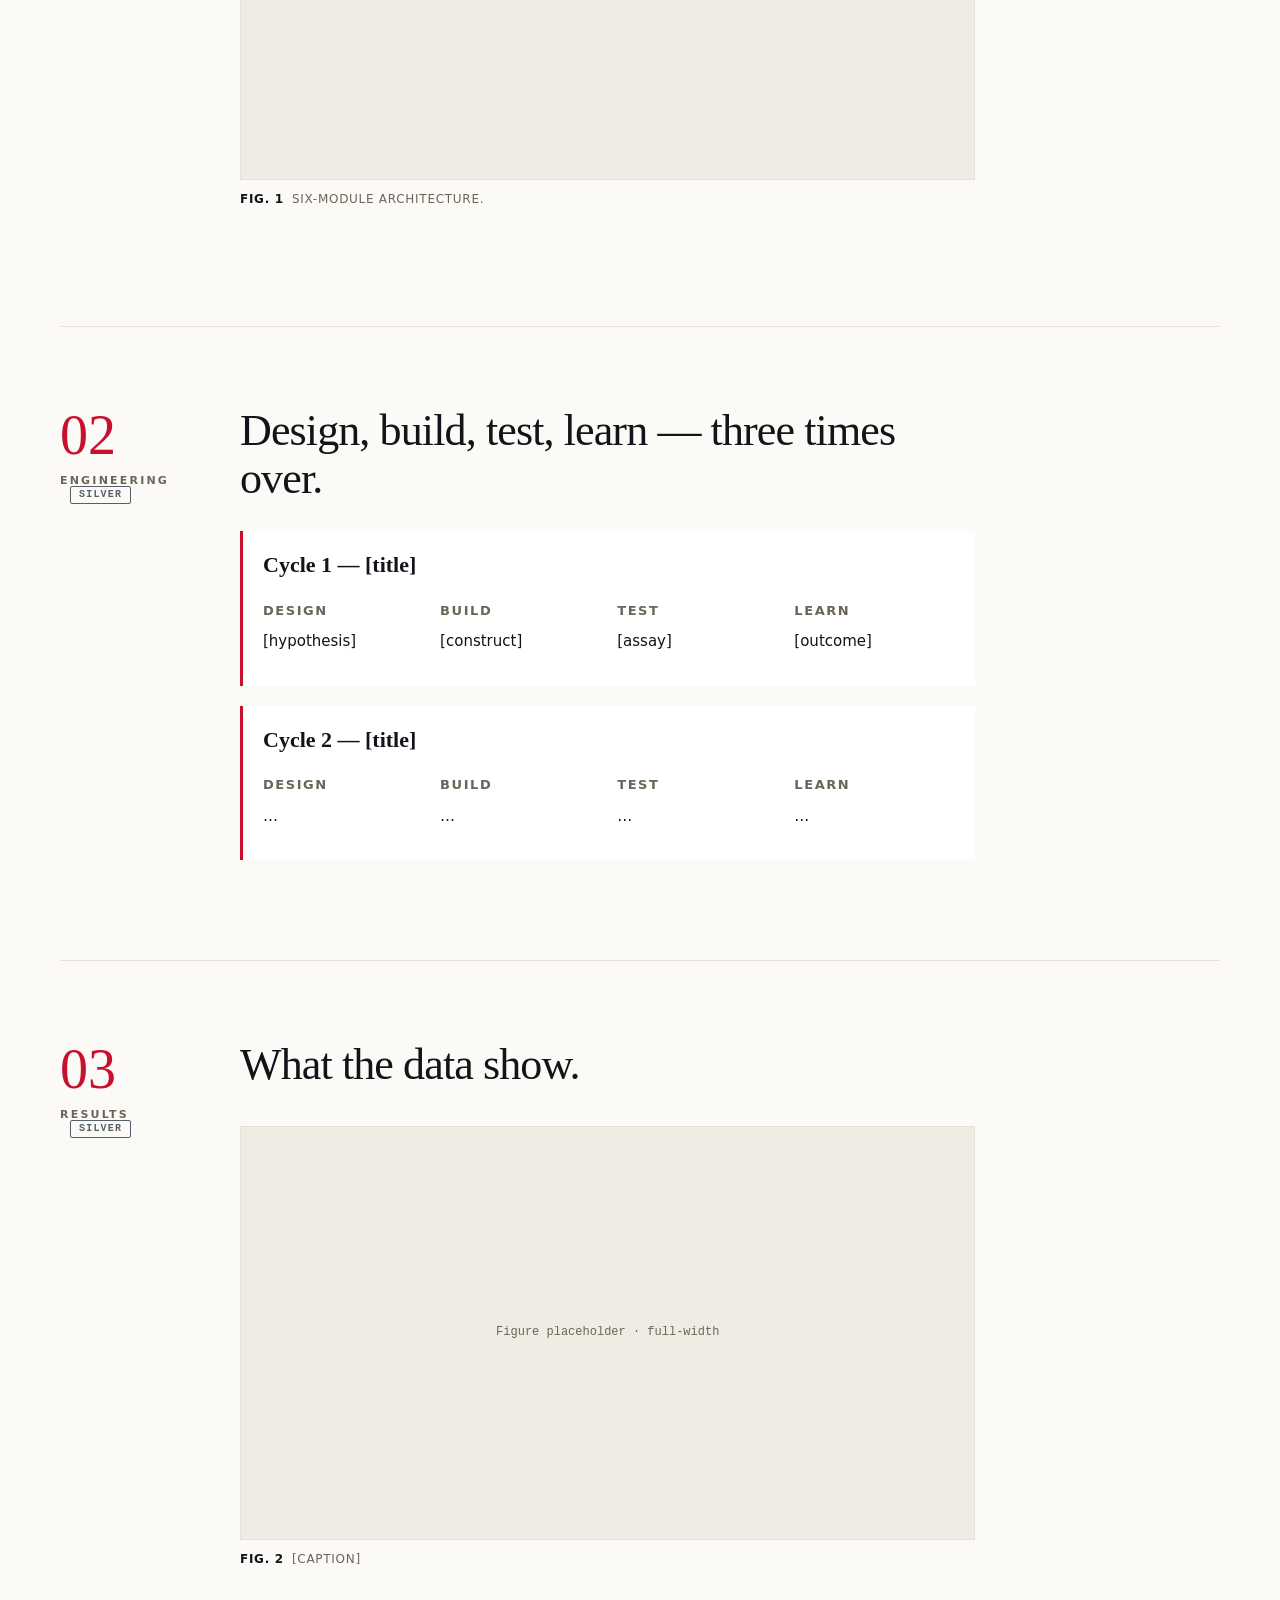
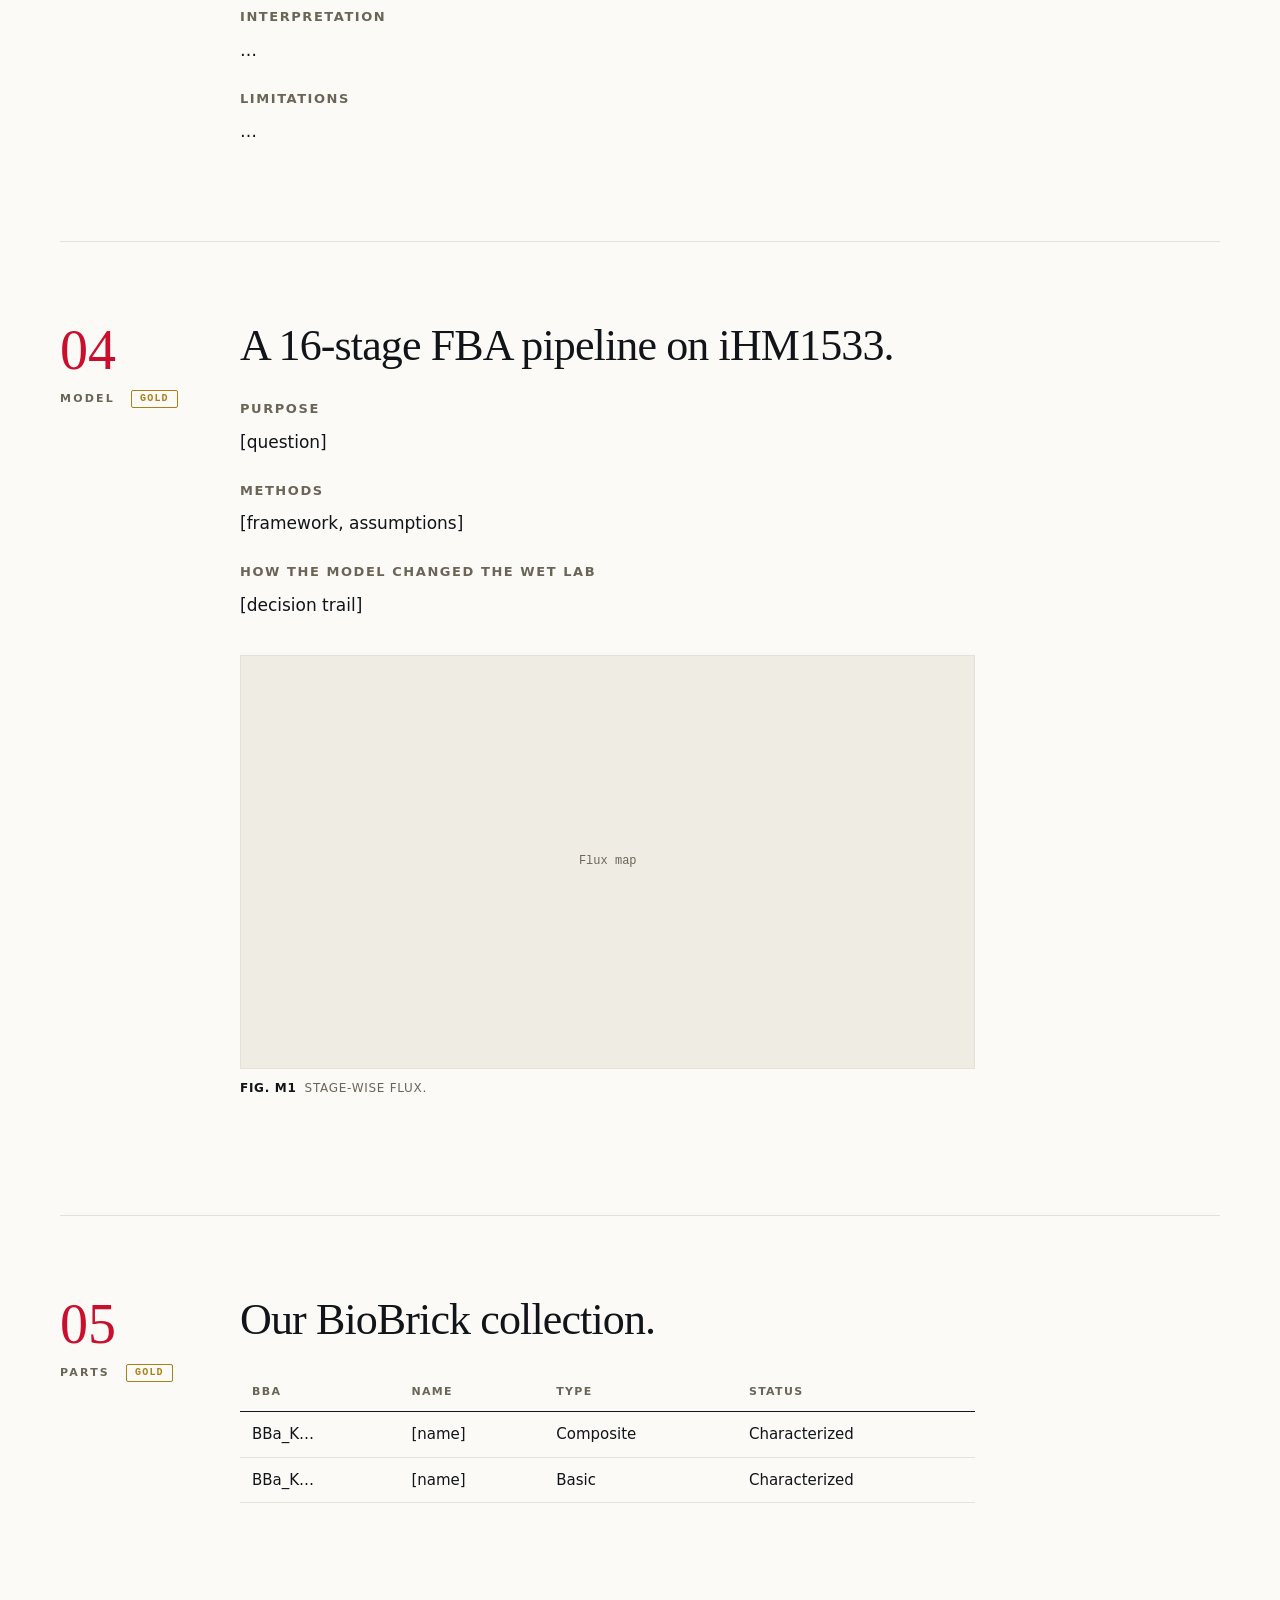
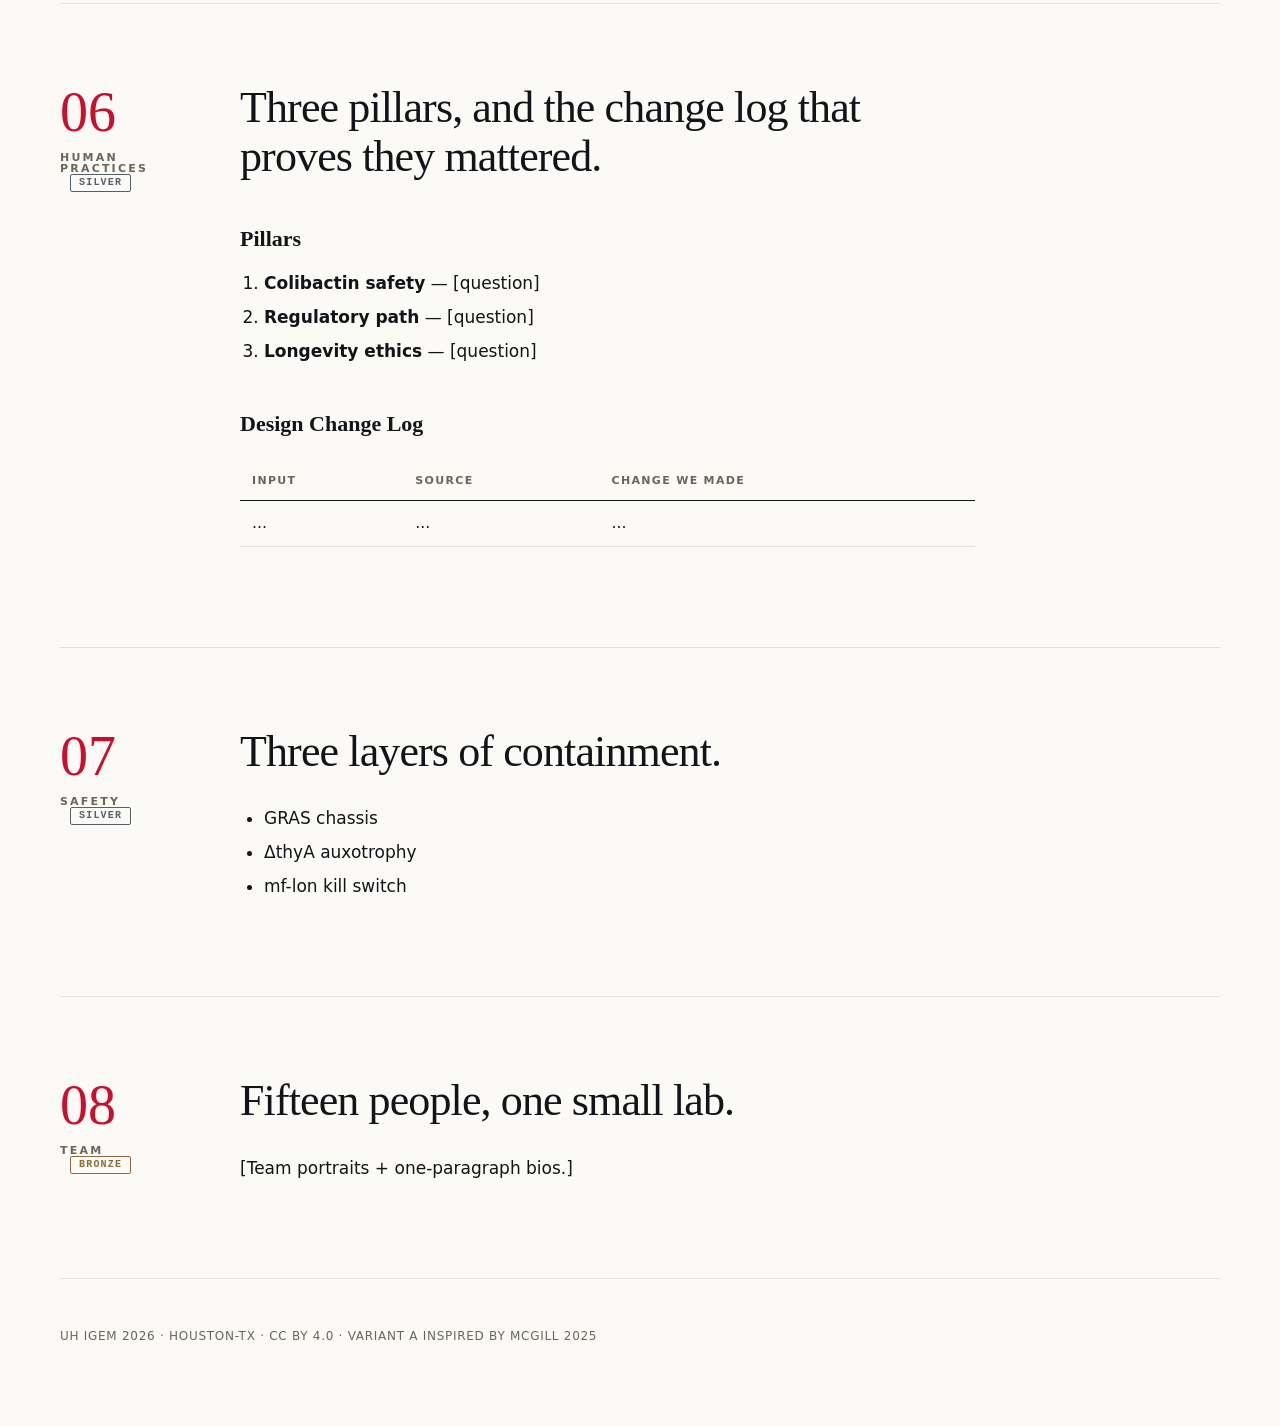
<file: wiki-framework/02-variant-mcgill-2025.html>
<!DOCTYPE html>
<html lang="en">
<head>
<meta charset="UTF-8">
<meta name="viewport" content="width=device-width, initial-scale=1">
<title>UH iGEM 2026 — Variant A · McGill 2025 inspired</title>
<!--
  Variant A — inspired by McGill 2025 (Grand Prize, Undergraduate).
  Feel: editorial / scientific publication.
   - Single wide column, generous line-height.
   - Serif display + humanist sans body.
   - Large numbered section eyebrows (01 · 02 · 03).
   - Monochrome + a single accent (UH scarlet).
   - Figures stretch full-bleed; captions are small caps.
   - Feels like a long-read in Nature Methods.
-->
<style>
  :root{
    --ink:#111418;
    --paper:#fbfaf7;
    --rule:#e5e1d8;
    --muted:#6b6558;
    --accent:#C8102E;          /* UH scarlet */
    --serif: "Source Serif 4","Source Serif Pro",Georgia,serif;
    --sans: "Inter",-apple-system,system-ui,sans-serif;
    --mono: ui-monospace,"SF Mono",Menlo,monospace;
  }
  html,body{margin:0;background:var(--paper);color:var(--ink);font-family:var(--sans);-webkit-font-smoothing:antialiased}
  body{font-size:17px;line-height:1.65}
  a{color:var(--accent);text-decoration:none;border-bottom:1px solid rgba(200,16,46,.3)}
  a:hover{border-bottom-color:var(--accent)}

  /* ── masthead ── */
  .masthead{border-bottom:1px solid var(--ink);background:var(--paper);position:sticky;top:0;z-index:10}
  .masthead-inner{max-width:1160px;margin:0 auto;padding:18px 40px;display:flex;justify-content:space-between;align-items:baseline}
  .mast-title{font-family:var(--serif);font-size:22px;font-weight:600;letter-spacing:-.01em}
  .mast-title em{font-style:italic;color:var(--accent)}
  .mast-nav{display:flex;gap:22px;font-size:13px;text-transform:uppercase;letter-spacing:.12em}
  .mast-nav a{color:var(--ink);border:none}
  .mast-nav a:hover{color:var(--accent)}

  /* ── hero ── */
  .hero{max-width:1160px;margin:0 auto;padding:96px 40px 80px;border-bottom:1px solid var(--rule)}
  .hero-eyebrow{font-size:12px;letter-spacing:.2em;text-transform:uppercase;color:var(--muted);margin-bottom:24px}
  .hero h1{font-family:var(--serif);font-weight:500;font-size:84px;line-height:1.02;letter-spacing:-.025em;margin:0 0 28px;max-width:16ch}
  .hero h1 em{font-style:italic;color:var(--accent)}
  .hero-lede{font-family:var(--serif);font-size:24px;line-height:1.4;max-width:38ch;color:#2b2f34;font-weight:400}
  .hero-meta{display:grid;grid-template-columns:repeat(4,1fr);gap:32px;margin-top:72px;padding-top:32px;border-top:1px solid var(--rule)}
  .meta-cell{}
  .meta-label{font-size:11px;letter-spacing:.15em;text-transform:uppercase;color:var(--muted);margin-bottom:8px}
  .meta-value{font-family:var(--serif);font-size:20px;font-weight:500}

  /* ── sections ── */
  main{max-width:1160px;margin:0 auto;padding:0 40px}
  .section{padding:80px 0;border-bottom:1px solid var(--rule);display:grid;grid-template-columns:120px 1fr;gap:60px}
  .section-num{font-family:var(--serif);font-size:56px;line-height:1;font-weight:400;color:var(--accent);font-variant-numeric:lining-nums}
  .section-num small{display:block;font-family:var(--sans);font-size:11px;letter-spacing:.2em;text-transform:uppercase;color:var(--muted);margin-top:12px;font-weight:600}
  .section-body{max-width:68ch}
  .section-body h2{font-family:var(--serif);font-weight:500;font-size:44px;line-height:1.1;letter-spacing:-.02em;margin:0 0 28px}
  .section-body h3{font-family:var(--serif);font-weight:600;font-size:22px;margin:40px 0 12px}
  .section-body h4{font-family:var(--sans);font-weight:700;font-size:13px;letter-spacing:.12em;text-transform:uppercase;color:var(--muted);margin:24px 0 8px}
  .section-body p{margin:0 0 16px}
  .section-body ul,.section-body ol{margin:0 0 16px;padding-left:24px}
  .section-body li{margin-bottom:6px}

  /* figure */
  figure{margin:36px 0;padding:0}
  .figbox{background:#efece4;border:1px solid var(--rule);aspect-ratio:16/9;display:flex;align-items:center;justify-content:center;font-family:var(--mono);font-size:12px;color:var(--muted)}
  figcaption{margin-top:10px;font-size:12px;letter-spacing:.06em;text-transform:uppercase;color:var(--muted)}
  figcaption b{color:var(--ink);font-weight:700;margin-right:8px}

  /* D-B-T-L cards */
  .cycle{border-left:3px solid var(--accent);padding:16px 20px;margin:20px 0;background:#fff}
  .cycle h3{margin-top:0}
  .dbtl{display:grid;grid-template-columns:repeat(4,1fr);gap:16px;margin-top:16px}
  .dbtl > div h4{margin-top:0}
  .dbtl > div p{font-size:15px}

  /* tables */
  table{width:100%;border-collapse:collapse;margin:20px 0;font-size:15px}
  th,td{padding:10px 12px;text-align:left;border-bottom:1px solid var(--rule)}
  th{font-size:11px;letter-spacing:.12em;text-transform:uppercase;color:var(--muted);border-bottom:1px solid var(--ink)}

  /* tier badges */
  .tier{display:inline-block;font-family:var(--mono);font-size:10px;letter-spacing:.12em;padding:3px 8px;border:1px solid currentColor;border-radius:2px;text-transform:uppercase;margin-left:10px;vertical-align:middle}
  .tier.bronze{color:#8b6a3b}
  .tier.silver{color:#556069}
  .tier.gold{color:#a88118}

  footer{max-width:1160px;margin:0 auto;padding:48px 40px 80px;font-size:12px;color:var(--muted);letter-spacing:.06em;text-transform:uppercase}

  @media (max-width:820px){
    .hero h1{font-size:48px}
    .hero-lede{font-size:18px}
    .section{grid-template-columns:1fr;gap:24px;padding:56px 0}
    .hero-meta{grid-template-columns:repeat(2,1fr)}
    .dbtl{grid-template-columns:1fr 1fr}
  }
</style>
</head>
<body>

<div class="masthead">
  <div class="masthead-inner">
    <div class="mast-title">UH iGEM 2026 <em>— Houston</em></div>
    <nav class="mast-nav">
      <a href="#description">Project</a>
      <a href="#results">Results</a>
      <a href="#model">Model</a>
      <a href="#human-practices">HP</a>
      <a href="#team">Team</a>
    </nav>
  </div>
</div>

<section class="hero">
  <div class="hero-eyebrow">UH iGEM 2026 · Undergraduate · Village TBD</div>
  <h1>Engineering <em>E. coli</em> Nissle 1917 for <em>C. elegans</em> longevity.</h1>
  <p class="hero-lede">A proof-of-concept probiotic chassis with a six-module design, a 16-stage FBA pipeline, and three layers of biosafety baked in.</p>
  <div class="hero-meta">
    <div class="meta-cell"><div class="meta-label">Chassis</div><div class="meta-value"><em>E. coli</em> Nissle 1917</div></div>
    <div class="meta-cell"><div class="meta-label">Model organism</div><div class="meta-value"><em>C. elegans</em></div></div>
    <div class="meta-cell"><div class="meta-label">Jamboree</div><div class="meta-value">Paris · Nov 13–16</div></div>
    <div class="meta-cell"><div class="meta-label">Team size</div><div class="meta-value">15 members</div></div>
  </div>
</section>

<main>

  <div class="section" id="description">
    <div class="section-num">01<small>Description <span class="tier bronze">Bronze</span></small></div>
    <div class="section-body">
      <h2>What we built, and why.</h2>
      <p>[Problem frame — who is affected, why current approaches fall short.]</p>
      <h3>System design</h3>
      <ol><li>Module 1 — [name]</li><li>Module 2 — [name]</li><li>Module 3 — [name]</li></ol>
      <h3>Scope</h3>
      <p>[Proof-of-concept claim. What we do not claim.]</p>
      <figure><div class="figbox">System diagram</div><figcaption><b>Fig. 1</b>Six-module architecture.</figcaption></figure>
    </div>
  </div>

  <div class="section" id="engineering">
    <div class="section-num">02<small>Engineering <span class="tier silver">Silver</span></small></div>
    <div class="section-body">
      <h2>Design, build, test, learn — three times over.</h2>
      <div class="cycle">
        <h3>Cycle 1 — [title]</h3>
        <div class="dbtl">
          <div><h4>Design</h4><p>[hypothesis]</p></div>
          <div><h4>Build</h4><p>[construct]</p></div>
          <div><h4>Test</h4><p>[assay]</p></div>
          <div><h4>Learn</h4><p>[outcome]</p></div>
        </div>
      </div>
      <div class="cycle">
        <h3>Cycle 2 — [title]</h3>
        <div class="dbtl">
          <div><h4>Design</h4><p>…</p></div><div><h4>Build</h4><p>…</p></div>
          <div><h4>Test</h4><p>…</p></div><div><h4>Learn</h4><p>…</p></div>
        </div>
      </div>
    </div>
  </div>

  <div class="section" id="results">
    <div class="section-num">03<small>Results <span class="tier silver">Silver</span></small></div>
    <div class="section-body">
      <h2>What the data show.</h2>
      <figure><div class="figbox">Figure placeholder · full-width</div><figcaption><b>Fig. 2</b>[Caption]</figcaption></figure>
      <h4>Interpretation</h4><p>…</p>
      <h4>Limitations</h4><p>…</p>
    </div>
  </div>

  <div class="section" id="model">
    <div class="section-num">04<small>Model <span class="tier gold">Gold</span></small></div>
    <div class="section-body">
      <h2>A 16-stage FBA pipeline on iHM1533.</h2>
      <h4>Purpose</h4><p>[question]</p>
      <h4>Methods</h4><p>[framework, assumptions]</p>
      <h4>How the model changed the wet lab</h4><p>[decision trail]</p>
      <figure><div class="figbox">Flux map</div><figcaption><b>Fig. M1</b>Stage-wise flux.</figcaption></figure>
    </div>
  </div>

  <div class="section" id="parts">
    <div class="section-num">05<small>Parts <span class="tier gold">Gold</span></small></div>
    <div class="section-body">
      <h2>Our BioBrick collection.</h2>
      <table>
        <thead><tr><th>BBa</th><th>Name</th><th>Type</th><th>Status</th></tr></thead>
        <tbody>
          <tr><td>BBa_K…</td><td>[name]</td><td>Composite</td><td>Characterized</td></tr>
          <tr><td>BBa_K…</td><td>[name]</td><td>Basic</td><td>Characterized</td></tr>
        </tbody>
      </table>
    </div>
  </div>

  <div class="section" id="human-practices">
    <div class="section-num">06<small>Human Practices <span class="tier silver">Silver</span></small></div>
    <div class="section-body">
      <h2>Three pillars, and the change log that proves they mattered.</h2>
      <h3>Pillars</h3>
      <ol><li><strong>Colibactin safety</strong> — [question]</li><li><strong>Regulatory path</strong> — [question]</li><li><strong>Longevity ethics</strong> — [question]</li></ol>
      <h3>Design Change Log</h3>
      <table><thead><tr><th>Input</th><th>Source</th><th>Change we made</th></tr></thead>
      <tbody><tr><td>…</td><td>…</td><td>…</td></tr></tbody></table>
    </div>
  </div>

  <div class="section" id="safety">
    <div class="section-num">07<small>Safety <span class="tier silver">Silver</span></small></div>
    <div class="section-body">
      <h2>Three layers of containment.</h2>
      <ul><li>GRAS chassis</li><li>ΔthyA auxotrophy</li><li>mf-lon kill switch</li></ul>
    </div>
  </div>

  <div class="section" id="team">
    <div class="section-num">08<small>Team <span class="tier bronze">Bronze</span></small></div>
    <div class="section-body">
      <h2>Fifteen people, one small lab.</h2>
      <p>[Team portraits + one-paragraph bios.]</p>
    </div>
  </div>

</main>

<footer>UH iGEM 2026 · Houston-TX · CC BY 4.0 · Variant A inspired by McGill 2025</footer>

</body>
</html>
</file>
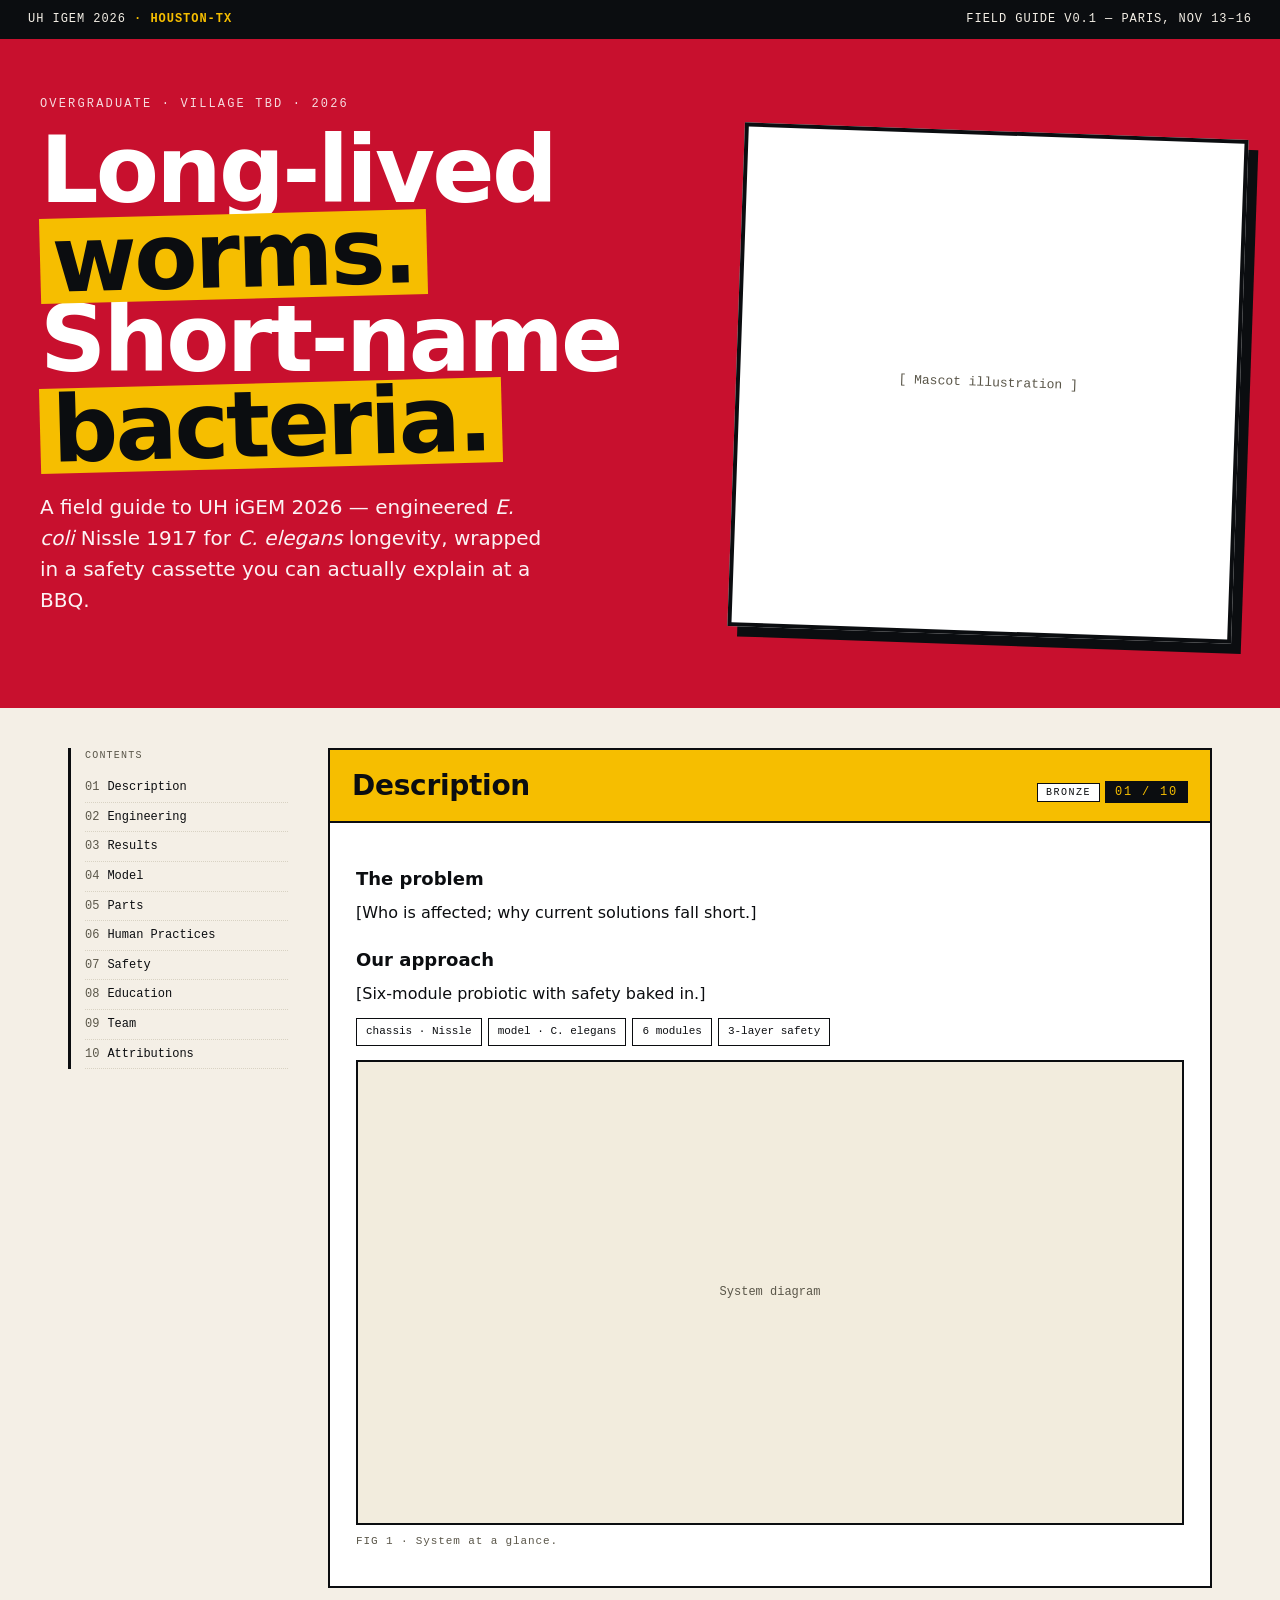
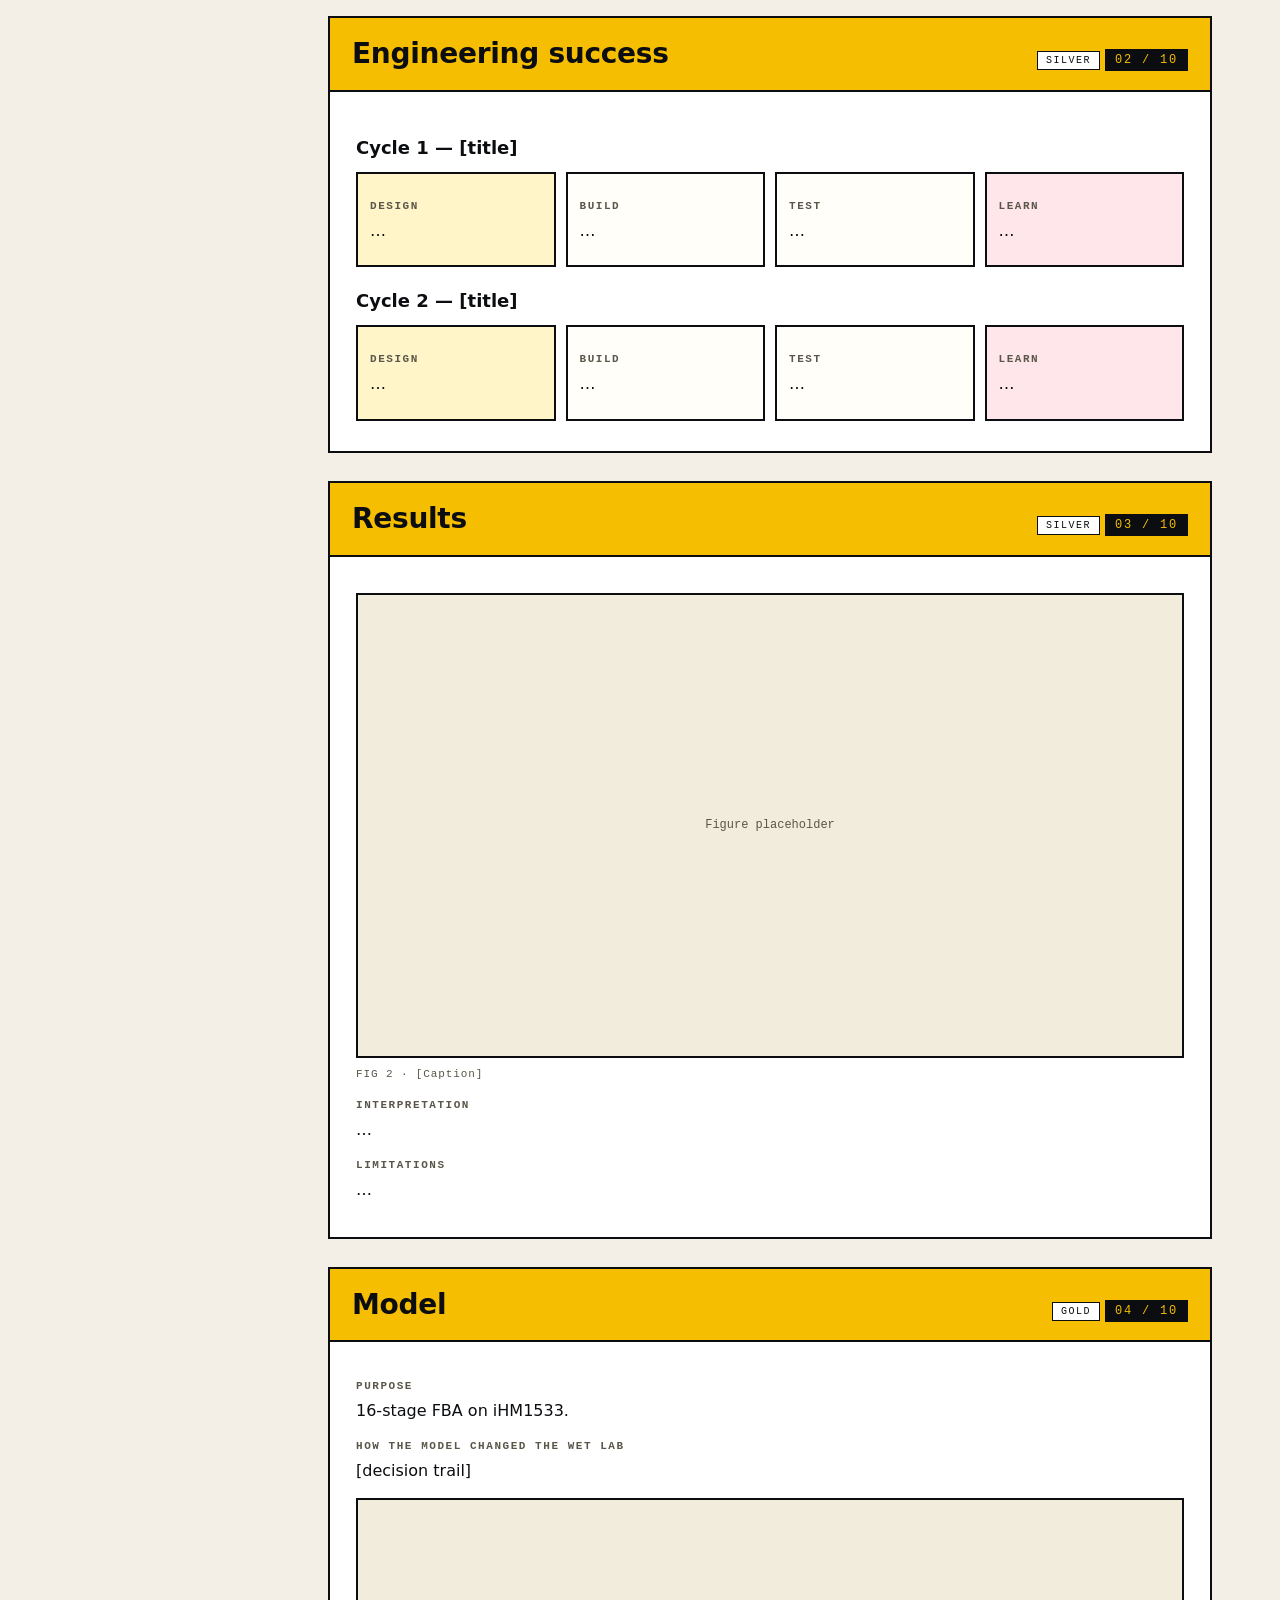
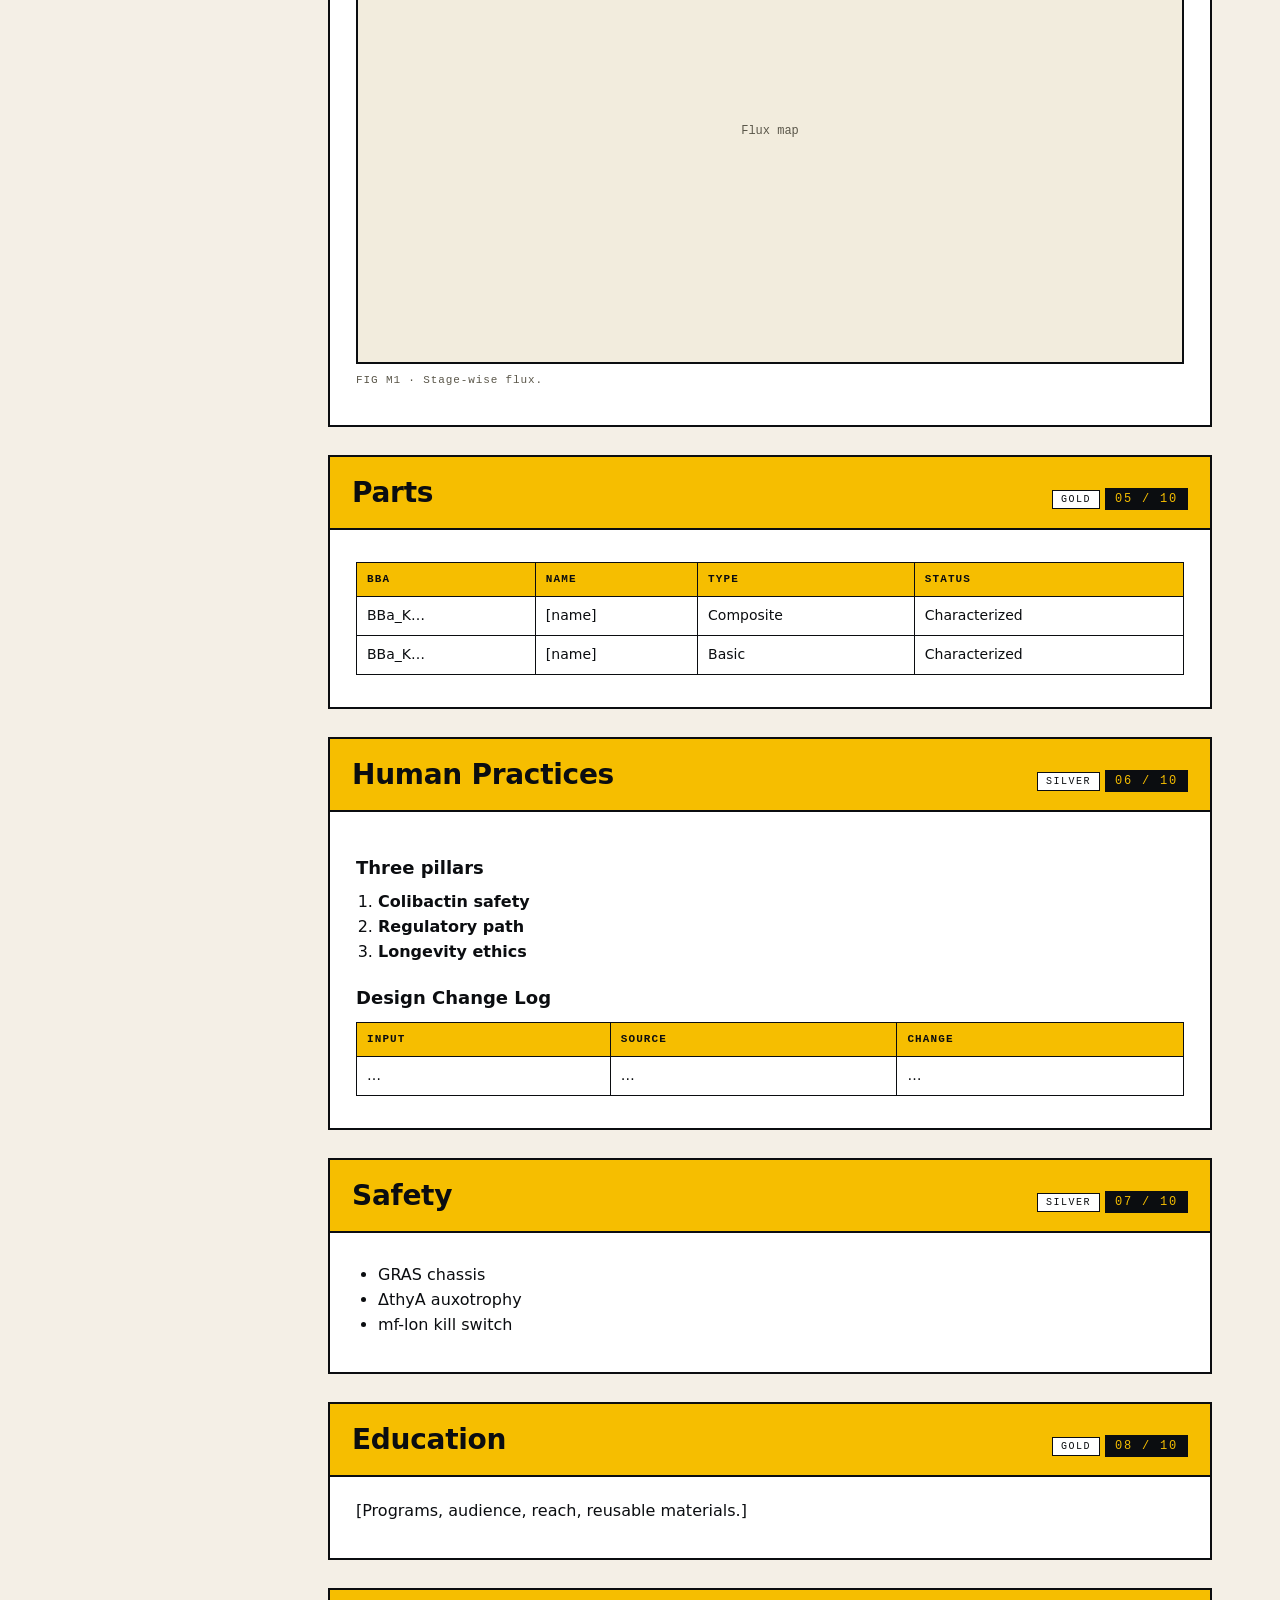
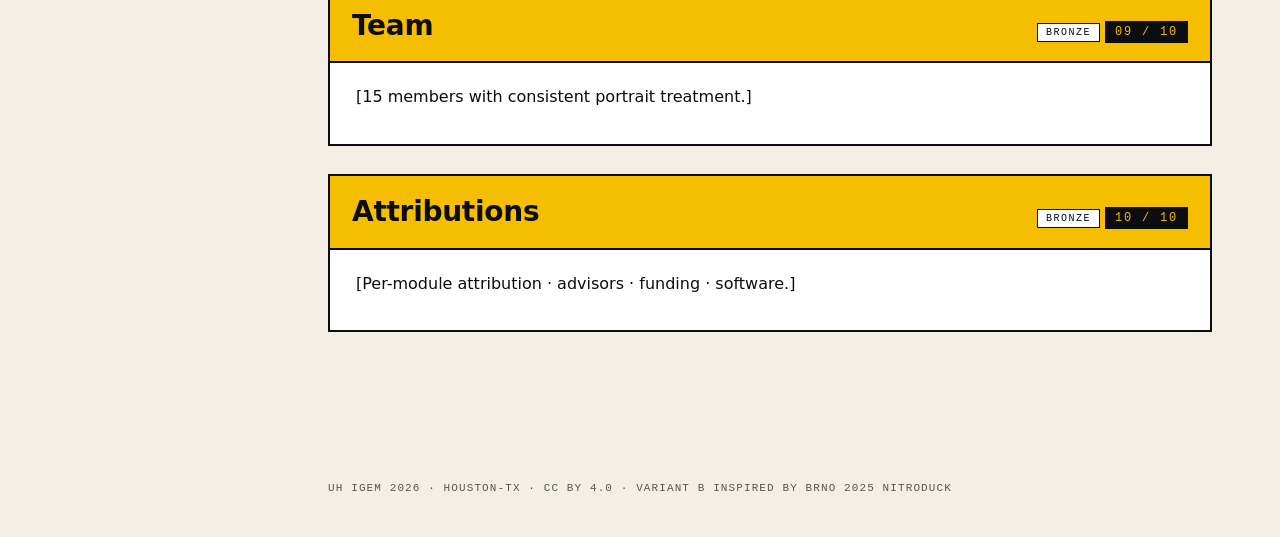
<file: wiki-framework/03-variant-brno-2025.html>
<!DOCTYPE html>
<html lang="en">
<head>
<meta charset="UTF-8">
<meta name="viewport" content="width=device-width, initial-scale=1">
<title>UH iGEM 2026 — Variant B · Brno 2025 inspired</title>
<!--
  Variant B — inspired by Brno_Czech_Republic 2025 (Grand Prize, Overgraduate, "NitroDuck").
  Feel: playful mascot + bold technical poster.
   - Mascot-driven, confident, one bold color block + one accent.
   - Oversized numeric / display type, blocky grids.
   - Sticky side-rail ToC with progress dot.
   - Colored section intros like a zine / journal cover.
   - "Field guide" vibe — friendly but specific.
-->
<style>
  :root{
    --ink:#0b0d10;
    --paper:#f4efe6;
    --card:#ffffff;
    --accent:#C8102E;        /* UH scarlet */
    --pop:#F6BE00;           /* UH gold */
    --muted:#5a5649;
    --rule:#d8d2c3;
    --sans: "Space Grotesk","Inter",system-ui,sans-serif;
    --mono: "JetBrains Mono",ui-monospace,monospace;
  }
  *{box-sizing:border-box}
  html,body{margin:0;background:var(--paper);color:var(--ink);font-family:var(--sans)}
  body{font-size:16px;line-height:1.55}
  a{color:var(--accent);text-decoration:underline;text-decoration-thickness:2px;text-underline-offset:3px}

  /* ── header ── */
  .topbar{background:var(--ink);color:var(--paper);padding:10px 28px;display:flex;justify-content:space-between;font-family:var(--mono);font-size:12px;letter-spacing:.08em;text-transform:uppercase}
  .topbar b{color:var(--pop)}

  .hero{background:var(--accent);color:#fff;padding:56px 28px 72px;position:relative;overflow:hidden}
  .hero-inner{max-width:1200px;margin:0 auto;display:grid;grid-template-columns:1.3fr 1fr;gap:40px;align-items:end}
  .hero-tag{font-family:var(--mono);font-size:12px;letter-spacing:.18em;text-transform:uppercase;opacity:.85;margin-bottom:16px}
  .hero h1{font-size:92px;line-height:.92;margin:0;font-weight:700;letter-spacing:-.03em}
  .hero h1 span{display:inline-block;background:var(--pop);color:var(--ink);padding:0 12px;transform:rotate(-1.5deg)}
  .hero-sub{font-size:20px;max-width:40ch;margin-top:24px;opacity:.95}
  .hero-mascot{
    width:100%;aspect-ratio:1;background:#fff;border:4px solid var(--ink);
    display:flex;align-items:center;justify-content:center;font-family:var(--mono);
    font-size:13px;color:var(--muted);transform:rotate(2deg);
    box-shadow:10px 10px 0 var(--ink);
  }

  /* ── layout grid ── */
  .shell{max-width:1200px;margin:0 auto;padding:40px 28px 80px;display:grid;grid-template-columns:220px 1fr;gap:40px}
  .toc{position:sticky;top:20px;align-self:start;font-family:var(--mono);font-size:12px;border-left:3px solid var(--ink);padding-left:14px}
  .toc p{margin:0 0 10px;letter-spacing:.12em;text-transform:uppercase;color:var(--muted);font-size:10px}
  .toc a{display:block;padding:5px 0;color:var(--ink);text-decoration:none;border-bottom:1px dotted var(--rule)}
  .toc a:hover{color:var(--accent)}
  .toc .num{color:var(--muted);margin-right:8px}

  /* ── sections ── */
  .block{background:var(--card);border:2px solid var(--ink);margin-bottom:28px;position:relative}
  .block::before{content:"";position:absolute;inset:8px -8px -8px 8px;background:var(--ink);z-index:-1}
  .block-head{background:var(--pop);border-bottom:2px solid var(--ink);padding:14px 22px;display:flex;justify-content:space-between;align-items:baseline;flex-wrap:wrap;gap:8px}
  .block-head h2{margin:0;font-size:28px;font-weight:700;letter-spacing:-.01em}
  .block-head .num{font-family:var(--mono);font-size:12px;letter-spacing:.15em;background:var(--ink);color:var(--pop);padding:4px 10px}
  .tier{font-family:var(--mono);font-size:10px;letter-spacing:.15em;text-transform:uppercase;padding:3px 8px;border:1.5px solid var(--ink);background:#fff}
  .block-body{padding:22px 26px}
  .block-body h3{margin:20px 0 8px;font-size:18px;font-weight:700}
  .block-body h4{margin:14px 0 4px;font-family:var(--mono);font-size:11px;letter-spacing:.14em;text-transform:uppercase;color:var(--muted)}
  .block-body p{margin:0 0 12px}
  .block-body ul,.block-body ol{margin:8px 0 12px;padding-left:22px}

  /* figures — poster-like */
  .fig{background:#f2ecdd;border:2px solid var(--ink);aspect-ratio:16/9;display:flex;align-items:center;justify-content:center;font-family:var(--mono);font-size:12px;color:var(--muted);margin:14px 0 8px}
  .figcap{font-family:var(--mono);font-size:11px;letter-spacing:.08em;color:var(--muted);margin-bottom:14px}

  /* DBTL grid */
  .dbtl{display:grid;grid-template-columns:repeat(4,1fr);gap:10px;margin:10px 0 8px}
  .dbtl > div{border:2px solid var(--ink);padding:10px 12px;background:#fffef9}
  .dbtl > div:nth-child(1){background:#fff5c9}
  .dbtl > div:nth-child(4){background:#ffe6eb}

  /* meta chips */
  .chips{display:flex;flex-wrap:wrap;gap:6px;margin-top:10px}
  .chip{font-family:var(--mono);font-size:11px;padding:4px 9px;border:1.5px solid var(--ink);background:#fff}

  /* results grid */
  table{width:100%;border-collapse:collapse;margin:10px 0;font-size:14px}
  th,td{padding:8px 10px;border:1.5px solid var(--ink);text-align:left}
  th{background:var(--pop);font-family:var(--mono);font-size:11px;letter-spacing:.1em;text-transform:uppercase}

  footer{text-align:center;padding:40px 20px;font-family:var(--mono);font-size:11px;letter-spacing:.1em;color:var(--muted);text-transform:uppercase}

  @media (max-width:900px){
    .hero-inner{grid-template-columns:1fr}
    .hero h1{font-size:56px}
    .shell{grid-template-columns:1fr}
    .toc{position:static;border-left:none;border-top:2px solid var(--ink);padding:14px 0 0}
    .dbtl{grid-template-columns:1fr 1fr}
  }
</style>
</head>
<body>

<div class="topbar">
  <span>UH iGEM 2026 <b>· Houston-TX</b></span>
  <span>Field Guide v0.1 — Paris, Nov 13–16</span>
</div>

<header class="hero">
  <div class="hero-inner">
    <div>
      <div class="hero-tag">Overgraduate · Village TBD · 2026</div>
      <h1>Long-lived <span>worms.</span><br>Short-name <span>bacteria.</span></h1>
      <p class="hero-sub">A field guide to UH iGEM 2026 — engineered <em>E. coli</em> Nissle 1917 for <em>C. elegans</em> longevity, wrapped in a safety cassette you can actually explain at a BBQ.</p>
    </div>
    <div class="hero-mascot">[ Mascot illustration ]</div>
  </div>
</header>

<div class="shell">

  <nav class="toc" aria-label="Section index">
    <p>Contents</p>
    <a href="#description"><span class="num">01</span>Description</a>
    <a href="#engineering"><span class="num">02</span>Engineering</a>
    <a href="#results"><span class="num">03</span>Results</a>
    <a href="#model"><span class="num">04</span>Model</a>
    <a href="#parts"><span class="num">05</span>Parts</a>
    <a href="#hp"><span class="num">06</span>Human Practices</a>
    <a href="#safety"><span class="num">07</span>Safety</a>
    <a href="#edu"><span class="num">08</span>Education</a>
    <a href="#team"><span class="num">09</span>Team</a>
    <a href="#attr"><span class="num">10</span>Attributions</a>
  </nav>

  <div>

    <article class="block" id="description">
      <div class="block-head"><h2>Description</h2><div><span class="tier">Bronze</span> <span class="num">01 / 10</span></div></div>
      <div class="block-body">
        <h3>The problem</h3><p>[Who is affected; why current solutions fall short.]</p>
        <h3>Our approach</h3><p>[Six-module probiotic with safety baked in.]</p>
        <div class="chips"><span class="chip">chassis · Nissle</span><span class="chip">model · C. elegans</span><span class="chip">6 modules</span><span class="chip">3-layer safety</span></div>
        <div class="fig">System diagram</div>
        <div class="figcap">FIG 1 · System at a glance.</div>
      </div>
    </article>

    <article class="block" id="engineering">
      <div class="block-head"><h2>Engineering success</h2><div><span class="tier">Silver</span> <span class="num">02 / 10</span></div></div>
      <div class="block-body">
        <h3>Cycle 1 — [title]</h3>
        <div class="dbtl">
          <div><h4>Design</h4><p>…</p></div><div><h4>Build</h4><p>…</p></div>
          <div><h4>Test</h4><p>…</p></div><div><h4>Learn</h4><p>…</p></div>
        </div>
        <h3>Cycle 2 — [title]</h3>
        <div class="dbtl">
          <div><h4>Design</h4><p>…</p></div><div><h4>Build</h4><p>…</p></div>
          <div><h4>Test</h4><p>…</p></div><div><h4>Learn</h4><p>…</p></div>
        </div>
      </div>
    </article>

    <article class="block" id="results">
      <div class="block-head"><h2>Results</h2><div><span class="tier">Silver</span> <span class="num">03 / 10</span></div></div>
      <div class="block-body">
        <div class="fig">Figure placeholder</div>
        <div class="figcap">FIG 2 · [Caption]</div>
        <h4>Interpretation</h4><p>…</p>
        <h4>Limitations</h4><p>…</p>
      </div>
    </article>

    <article class="block" id="model">
      <div class="block-head"><h2>Model</h2><div><span class="tier">Gold</span> <span class="num">04 / 10</span></div></div>
      <div class="block-body">
        <h4>Purpose</h4><p>16-stage FBA on iHM1533.</p>
        <h4>How the model changed the wet lab</h4><p>[decision trail]</p>
        <div class="fig">Flux map</div>
        <div class="figcap">FIG M1 · Stage-wise flux.</div>
      </div>
    </article>

    <article class="block" id="parts">
      <div class="block-head"><h2>Parts</h2><div><span class="tier">Gold</span> <span class="num">05 / 10</span></div></div>
      <div class="block-body">
        <table>
          <thead><tr><th>BBa</th><th>Name</th><th>Type</th><th>Status</th></tr></thead>
          <tbody>
            <tr><td>BBa_K…</td><td>[name]</td><td>Composite</td><td>Characterized</td></tr>
            <tr><td>BBa_K…</td><td>[name]</td><td>Basic</td><td>Characterized</td></tr>
          </tbody>
        </table>
      </div>
    </article>

    <article class="block" id="hp">
      <div class="block-head"><h2>Human Practices</h2><div><span class="tier">Silver</span> <span class="num">06 / 10</span></div></div>
      <div class="block-body">
        <h3>Three pillars</h3>
        <ol><li><strong>Colibactin safety</strong></li><li><strong>Regulatory path</strong></li><li><strong>Longevity ethics</strong></li></ol>
        <h3>Design Change Log</h3>
        <table><thead><tr><th>Input</th><th>Source</th><th>Change</th></tr></thead>
          <tbody><tr><td>…</td><td>…</td><td>…</td></tr></tbody></table>
      </div>
    </article>

    <article class="block" id="safety">
      <div class="block-head"><h2>Safety</h2><div><span class="tier">Silver</span> <span class="num">07 / 10</span></div></div>
      <div class="block-body">
        <ul><li>GRAS chassis</li><li>ΔthyA auxotrophy</li><li>mf-lon kill switch</li></ul>
      </div>
    </article>

    <article class="block" id="edu">
      <div class="block-head"><h2>Education</h2><div><span class="tier">Gold</span> <span class="num">08 / 10</span></div></div>
      <div class="block-body"><p>[Programs, audience, reach, reusable materials.]</p></div>
    </article>

    <article class="block" id="team">
      <div class="block-head"><h2>Team</h2><div><span class="tier">Bronze</span> <span class="num">09 / 10</span></div></div>
      <div class="block-body"><p>[15 members with consistent portrait treatment.]</p></div>
    </article>

    <article class="block" id="attr">
      <div class="block-head"><h2>Attributions</h2><div><span class="tier">Bronze</span> <span class="num">10 / 10</span></div></div>
      <div class="block-body"><p>[Per-module attribution · advisors · funding · software.]</p></div>
    </article>

  </div>
</div>

<footer>UH iGEM 2026 · Houston-TX · CC BY 4.0 · Variant B inspired by Brno 2025 NitroDuck</footer>

</body>
</html>
</file>
<file: docs/_guide_shared.css>
:root{
    --scarlet:#C8102E;
    --scarlet-dark:#9B0C23;
    --scarlet-deep:#7A091B;
    --gold:#F6BE00;
    --gold-dark:#C89900;
    --ink:#1a1a1a;
    --slate:#54585A;
    --slate-light:#8A8D8F;
    --cream:#faf8f3;
    --paper:#ffffff;
    --line:rgba(0,0,0,0.08);
    --emerald:#16A34A;
    --amber:#D97706;
  }
  *{box-sizing:border-box}
  html,body{margin:0;padding:0}
  body{
    font-family:-apple-system,BlinkMacSystemFont,'Segoe UI','Roboto','Inter',sans-serif;
    color:var(--ink);
    background:var(--cream);
    background-image:
      linear-gradient(rgba(0,0,0,0.025) 1px,transparent 1px),
      linear-gradient(90deg,rgba(0,0,0,0.025) 1px,transparent 1px);
    background-size:24px 24px;
    line-height:1.55;
    -webkit-font-smoothing:antialiased;
  }
  .mono{font-family:'JetBrains Mono',ui-monospace,SFMono-Regular,Menlo,monospace}
  .serif{font-family:'Crimson Text',Georgia,serif}

  /* ====== LAYOUT ====== */
  .layout{
    max-width:1200px;margin:0 auto;padding:0 24px;
    display:grid;grid-template-columns:240px 1fr;gap:48px;
  }
  @media (max-width:960px){.layout{grid-template-columns:1fr;gap:0}.toc{position:static!important;max-height:none!important;margin-bottom:24px}}

  /* ====== HEADER ====== */
  .hero{
    background:var(--paper);
    border:1px solid var(--line);
    border-top:4px solid var(--scarlet);
    border-bottom:4px solid var(--scarlet);
    margin:32px 0 8px;
    padding:48px 56px 40px;
    position:relative;
    box-shadow:0 1px 0 rgba(0,0,0,0.04);
  }
  .hero::before,.hero::after{
    content:"";position:absolute;width:14px;height:14px;
    border:1.5px solid var(--gold);border-radius:50%;
  }
  .hero::before{top:16px;left:16px}
  .hero::after{top:16px;right:16px}
  .hero .corner-br,.hero .corner-bl{position:absolute;bottom:16px;width:14px;height:14px;border:1.5px solid var(--gold);border-radius:50%}
  .hero .corner-br{right:16px} .hero .corner-bl{left:16px}
  .hero-kicker{
    font-family:'JetBrains Mono',monospace;font-size:11px;
    letter-spacing:0.3em;color:var(--scarlet);font-weight:600;
    text-transform:uppercase;margin-bottom:16px;
  }
  .hero h1{
    font-size:56px;line-height:1.02;letter-spacing:-1.5px;
    font-weight:800;margin:0 0 12px;color:var(--ink);
  }
  .hero h1 em{color:var(--scarlet);font-style:normal}
  .hero-sub{
    font-family:'Crimson Text',Georgia,serif;font-style:italic;
    font-size:22px;line-height:1.4;color:var(--slate);
    max-width:720px;margin:0 0 24px;
  }
  .hero-meta{
    display:flex;gap:32px;flex-wrap:wrap;
    padding-top:20px;border-top:1px solid var(--line);
    font-family:'JetBrains Mono',monospace;font-size:11px;
    letter-spacing:0.08em;text-transform:uppercase;color:var(--slate);
  }
  .hero-meta span{display:flex;flex-direction:column;gap:4px}
  .hero-meta b{color:var(--ink);font-weight:700;font-size:13px}

  /* Tape strip above hero */
  .tape{
    background:var(--ink);color:#f6f6f6;
    font-family:'JetBrains Mono',monospace;font-size:10px;
    letter-spacing:0.3em;text-transform:uppercase;
    padding:8px 24px;display:flex;justify-content:space-between;align-items:center;
    margin-top:0;max-width:1200px;margin-left:auto;margin-right:auto;
  }
  .tape .rec{display:flex;align-items:center;gap:6px}
  .tape .rec-dot{width:7px;height:7px;background:var(--scarlet);border-radius:50%;animation:pulse 2s infinite}
  @keyframes pulse{0%,100%{opacity:1}50%{opacity:0.3}}

  /* ====== HOW TO USE ====== */
  .how-to-use{
    background:var(--paper);border:1px solid var(--line);
    margin-bottom:32px;padding:28px 40px;
    border-left:4px solid var(--gold);
  }
  .how-to-use h3{
    font-family:'JetBrains Mono',monospace;font-size:11px;
    letter-spacing:0.25em;text-transform:uppercase;
    color:var(--gold-dark);margin:0 0 12px;font-weight:700;
  }
  .how-to-use p{margin:0 0 8px;font-size:14px;color:var(--slate)}
  .how-to-use ol{margin:8px 0 0;padding-left:20px;font-size:14px;color:var(--slate)}
  .how-to-use ol li{margin-bottom:4px}

  /* ====== TOC ====== */
  .toc{
    position:sticky;top:32px;align-self:start;
    max-height:calc(100vh - 64px);overflow-y:auto;
    padding:24px 0 24px 0;
    border-right:1px solid var(--line);
    font-size:13px;
  }
  .toc-header{
    font-family:'JetBrains Mono',monospace;font-size:10px;
    letter-spacing:0.3em;text-transform:uppercase;color:var(--scarlet);
    font-weight:700;margin-bottom:16px;padding-right:24px;
  }
  .toc ol{list-style:none;padding:0;margin:0}
  .toc ol li{margin-bottom:6px}
  .toc a{
    display:block;color:var(--slate);text-decoration:none;
    padding:4px 24px 4px 0;
    border-left:2px solid transparent;padding-left:12px;margin-left:-14px;
    transition:all 0.15s;line-height:1.35;
  }
  .toc a:hover{color:var(--scarlet);border-left-color:var(--gold)}
  .toc a.active{color:var(--scarlet);border-left-color:var(--scarlet);font-weight:600}
  .toc a .num{
    font-family:'JetBrains Mono',monospace;font-size:10px;
    color:var(--slate-light);margin-right:8px;letter-spacing:0.05em;
  }
  .toc .sub a{font-size:12px;padding-left:28px;margin-left:-30px;color:var(--slate-light)}
  .toc .sub a:hover{color:var(--scarlet)}

  /* ====== CONTENT ====== */
  .content{padding:24px 0 80px;min-width:0}
  .part-header{
    display:flex;align-items:baseline;gap:16px;
    margin:56px 0 28px;padding-bottom:16px;
    border-bottom:2px solid var(--ink);
  }
  .part-header:first-child{margin-top:0}
  .part-num{
    font-family:'JetBrains Mono',monospace;font-size:11px;
    letter-spacing:0.3em;color:var(--scarlet);font-weight:700;
    text-transform:uppercase;
  }
  .part-header h2{
    font-size:36px;font-weight:800;margin:0;
    letter-spacing:-0.8px;color:var(--ink);line-height:1.1;
  }
  .section{margin:32px 0}
  .section h3{
    font-size:22px;font-weight:700;margin:32px 0 12px;
    color:var(--ink);letter-spacing:-0.3px;
  }
  .section h4{
    font-size:15px;font-weight:700;margin:20px 0 8px;
    color:var(--scarlet-dark);
    font-family:'JetBrains Mono',monospace;
    letter-spacing:0.1em;text-transform:uppercase;
  }
  .section p{font-size:15px;color:var(--slate);margin:0 0 14px;line-height:1.65}
  .section ul{padding-left:20px;color:var(--slate);font-size:15px;line-height:1.65}
  .section ul li{margin-bottom:6px}
  .section a{color:var(--scarlet);text-decoration:none;border-bottom:1px solid rgba(200,16,46,0.3)}
  .section a:hover{border-bottom-color:var(--scarlet)}

  /* ====== CALLOUTS ====== */
  .callout{
    margin:20px 0;padding:20px 24px;
    background:var(--paper);border:1px solid var(--line);
    position:relative;
  }
  .callout.key{border-left:4px solid var(--gold);background:#fffdf5}
  .callout.warn{border-left:4px solid var(--amber);background:#fff9f0}
  .callout.critical{border-left:4px solid var(--scarlet);background:#fff5f5}
  .callout.success{border-left:4px solid var(--emerald);background:#f0fdf4}
  .callout-label{
    font-family:'JetBrains Mono',monospace;font-size:10px;
    letter-spacing:0.25em;text-transform:uppercase;font-weight:700;
    margin-bottom:8px;display:block;
  }
  .callout.key .callout-label{color:var(--gold-dark)}
  .callout.warn .callout-label{color:var(--amber)}
  .callout.critical .callout-label{color:var(--scarlet)}
  .callout.success .callout-label{color:var(--emerald)}
  .callout p{margin:0;font-size:14px;color:var(--ink);line-height:1.55}
  .callout p + p{margin-top:10px}
  .callout strong{color:var(--ink)}

  /* ====== TABLES ====== */
  table{
    width:100%;border-collapse:collapse;
    margin:16px 0;font-size:14px;
    background:var(--paper);border:1px solid var(--line);
  }
  thead{background:#f8f6f2}
  th{
    text-align:left;padding:12px 16px;
    font-family:'JetBrains Mono',monospace;font-size:11px;
    letter-spacing:0.15em;text-transform:uppercase;
    color:var(--ink);font-weight:700;
    border-bottom:2px solid var(--ink);
  }
  td{padding:12px 16px;border-bottom:1px solid var(--line);color:var(--slate);vertical-align:top}
  tbody tr:last-child td{border-bottom:none}
  td.pri-high{color:var(--scarlet);font-weight:700}
  td.pri-med{color:var(--amber);font-weight:600}
  td.pri-low{color:var(--emerald);font-weight:600}
  td .mono{font-size:13px;color:var(--scarlet-dark)}
  td strong{color:var(--ink)}

  /* ====== BADGES ====== */
  .badge{
    display:inline-block;padding:3px 8px;border-radius:3px;
    font-family:'JetBrains Mono',monospace;font-size:10px;
    letter-spacing:0.15em;text-transform:uppercase;font-weight:700;
  }
  .badge.bronze{background:#fdf4e3;color:#8a6d1f}
  .badge.silver{background:#f0f0f0;color:#555}
  .badge.gold{background:#fff4c4;color:#8a6d1f}
  .badge.special{background:rgba(200,16,46,0.1);color:var(--scarlet)}
  .badge.rec{background:rgba(0,0,0,0.05);color:var(--slate)}

  /* ====== PHASE GANTT ====== */
  .gantt{
    margin:24px 0;background:var(--paper);border:1px solid var(--line);
    padding:24px;
  }
  .gantt-header{
    display:grid;grid-template-columns:80px repeat(8,1fr);
    font-family:'JetBrains Mono',monospace;font-size:10px;
    letter-spacing:0.12em;text-transform:uppercase;
    color:var(--slate-light);font-weight:600;
    padding-bottom:12px;border-bottom:1px solid var(--line);
  }
  .gantt-header span{text-align:center}
  .gantt-row{
    display:grid;grid-template-columns:80px repeat(8,1fr);
    align-items:center;margin-top:12px;min-height:36px;
    position:relative;
  }
  .gantt-row-label{
    font-family:'JetBrains Mono',monospace;font-size:11px;
    font-weight:700;color:var(--ink);letter-spacing:0.05em;
  }
  .gantt-bar{
    grid-column:var(--start)/var(--end);
    height:24px;border-radius:3px;
    display:flex;align-items:center;padding:0 10px;
    font-size:11px;font-weight:700;color:white;
    letter-spacing:0.03em;
  }
  .gantt-bar.p1{background:var(--scarlet);grid-column:2/4}
  .gantt-bar.p2{background:var(--scarlet-dark);grid-column:4/6}
  .gantt-bar.p3{background:var(--gold);color:var(--ink);grid-column:6/8}
  .gantt-bar.p4{background:var(--emerald);grid-column:8/10}

  /* ====== FIRST WEEK CARDS ====== */
  .role-grid{
    display:grid;grid-template-columns:repeat(auto-fit,minmax(240px,1fr));gap:16px;
    margin:20px 0;
  }
  .role-card{
    background:var(--paper);border:1px solid var(--line);
    padding:20px;border-top:3px solid var(--scarlet);
  }
  .role-card h4{
    font-family:'JetBrains Mono',monospace;font-size:10px;
    letter-spacing:0.2em;text-transform:uppercase;
    color:var(--scarlet);margin:0 0 10px;font-weight:700;
  }
  .role-card h5{
    font-size:16px;font-weight:800;margin:0 0 14px;
    color:var(--ink);letter-spacing:-0.2px;
  }
  .role-card ul{
    padding-left:16px;margin:0;font-size:13px;color:var(--slate);line-height:1.5;
  }
  .role-card ul li{margin-bottom:6px}
  .role-card ul li::marker{color:var(--scarlet)}

  /* ====== DELIVERABLE CHECKLIST ====== */
  .checklist{
    background:var(--paper);border:1px solid var(--line);
    padding:24px;margin:20px 0;
  }
  .checklist-item{
    display:flex;gap:14px;padding:14px 0;
    border-bottom:1px solid var(--line);
  }
  .checklist-item:last-child{border-bottom:none}
  .checklist-check{
    width:22px;height:22px;border:1.5px solid var(--slate-light);
    border-radius:4px;flex-shrink:0;margin-top:1px;
  }
  .checklist-body{flex:1}
  .checklist-title{
    font-weight:700;font-size:14px;color:var(--ink);margin-bottom:2px;
  }
  .checklist-meta{
    font-family:'JetBrains Mono',monospace;font-size:11px;
    color:var(--slate-light);letter-spacing:0.05em;
  }
  .checklist-meta .loc{color:var(--scarlet-dark)}

  /* ====== MEDAL CARDS ====== */
  .medal-row{
    display:grid;grid-template-columns:repeat(3,1fr);gap:16px;
    margin:24px 0;
  }
  @media (max-width:720px){.medal-row{grid-template-columns:1fr}}
  .medal-card{
    background:var(--paper);border:1px solid var(--line);
    padding:24px;position:relative;overflow:hidden;
  }
  .medal-card.bronze{border-top:4px solid #a6701f}
  .medal-card.silver{border-top:4px solid #8a8a8a}
  .medal-card.gold{border-top:4px solid var(--gold)}
  .medal-num{
    font-family:'JetBrains Mono',monospace;font-size:10px;
    letter-spacing:0.3em;text-transform:uppercase;font-weight:700;
    margin-bottom:8px;
  }
  .medal-card.bronze .medal-num{color:#a6701f}
  .medal-card.silver .medal-num{color:#6a6a6a}
  .medal-card.gold .medal-num{color:var(--gold-dark)}
  .medal-card h4{
    font-size:24px;font-weight:800;margin:0 0 16px;
    color:var(--ink);letter-spacing:-0.3px;
  }
  .medal-card ul{
    margin:0;padding-left:18px;font-size:13px;color:var(--slate);line-height:1.5;
  }
  .medal-card ul li{margin-bottom:6px}

  /* ====== GLOSSARY ====== */
  .glossary{
    background:var(--paper);border:1px solid var(--line);
    padding:28px 32px;margin:20px 0;
  }
  .glossary-grid{
    display:grid;grid-template-columns:repeat(2,1fr);gap:16px 28px;
  }
  @media (max-width:720px){.glossary-grid{grid-template-columns:1fr}}
  .glossary-term{
    font-family:'JetBrains Mono',monospace;font-size:12px;
    font-weight:700;color:var(--scarlet);margin-bottom:3px;
    letter-spacing:0.03em;
  }
  .glossary-def{font-size:13px;color:var(--slate);line-height:1.45}

  /* ====== BOTTOM LINE ====== */
  .bottom-line{
    background:var(--ink);color:var(--paper);
    margin:56px 0 32px;padding:48px 56px;
    position:relative;
  }
  .bottom-line::before{
    content:"";position:absolute;top:0;left:0;right:0;height:4px;
    background:linear-gradient(90deg,var(--scarlet) 0%,var(--gold) 50%,var(--emerald) 100%);
  }
  .bottom-line h2{
    font-family:'Crimson Text',Georgia,serif;font-style:italic;font-weight:600;
    font-size:32px;margin:0 0 20px;color:var(--gold);
    letter-spacing:-0.3px;
  }
  .bottom-line p{
    font-size:16px;line-height:1.7;color:rgba(255,255,255,0.85);margin:0 0 14px;
  }
  .bottom-line p:last-child{
    font-family:'Crimson Text',Georgia,serif;font-style:italic;font-size:22px;
    color:var(--gold);margin-top:24px;
  }

  /* ====== FOOTER ====== */
  .footer{
    padding:24px 0;text-align:center;
    font-family:'JetBrains Mono',monospace;font-size:10px;
    letter-spacing:0.2em;text-transform:uppercase;color:var(--slate-light);
    border-top:1px solid var(--line);
  }

  /* ====== PRINT ====== */
  @media print{
    body{background:white;background-image:none;font-size:10pt}
    .toc,.tape{display:none}
    .layout{grid-template-columns:1fr;max-width:none;padding:0}
    .hero{margin:0;padding:32px 24px;break-after:page}
    .part-header{break-before:page}
    .bottom-line{break-before:page;background:white;color:var(--ink);padding:24px}
    .bottom-line h2,.bottom-line p:last-child{color:var(--scarlet-dark)}
    .bottom-line p{color:var(--ink)}
    .callout,.medal-card,.role-card,.checklist,.gantt,.glossary,table{break-inside:avoid}
    a{color:var(--ink)!important;border-bottom:none!important}
  }
</file>
